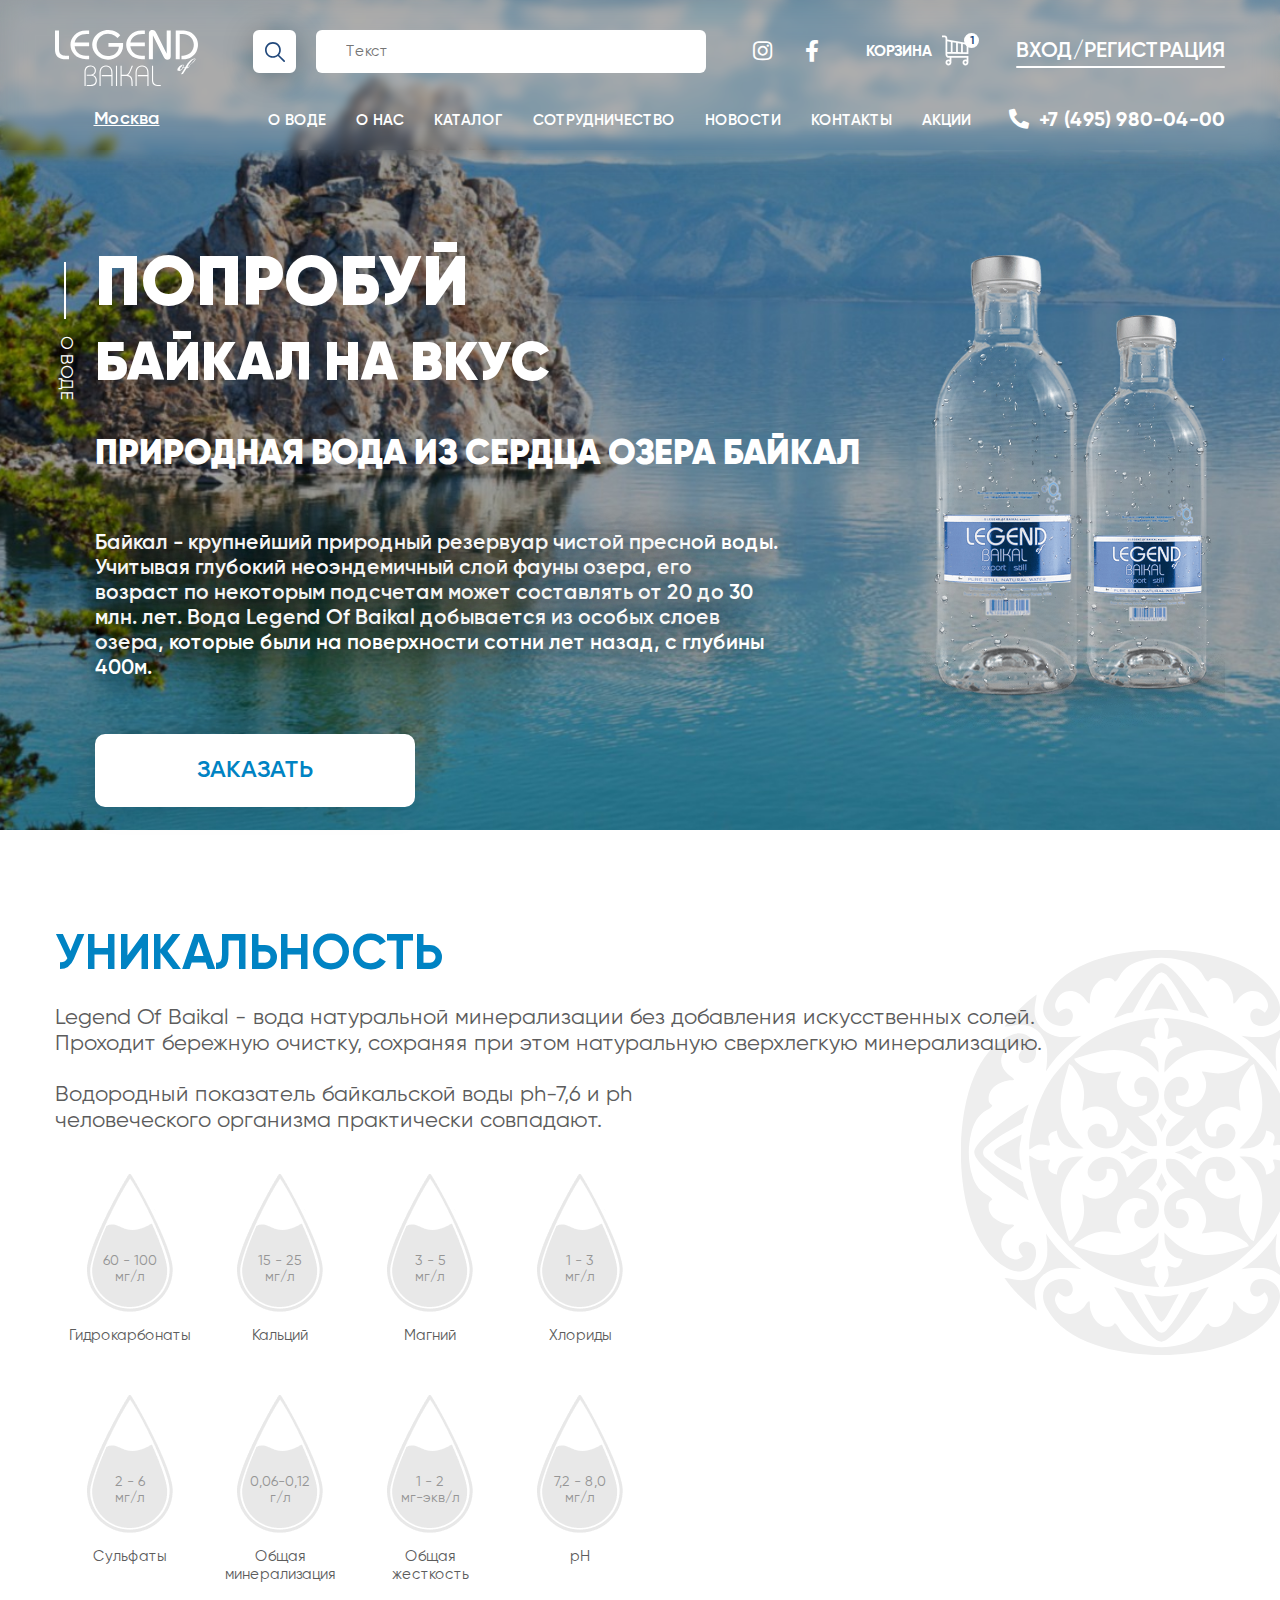
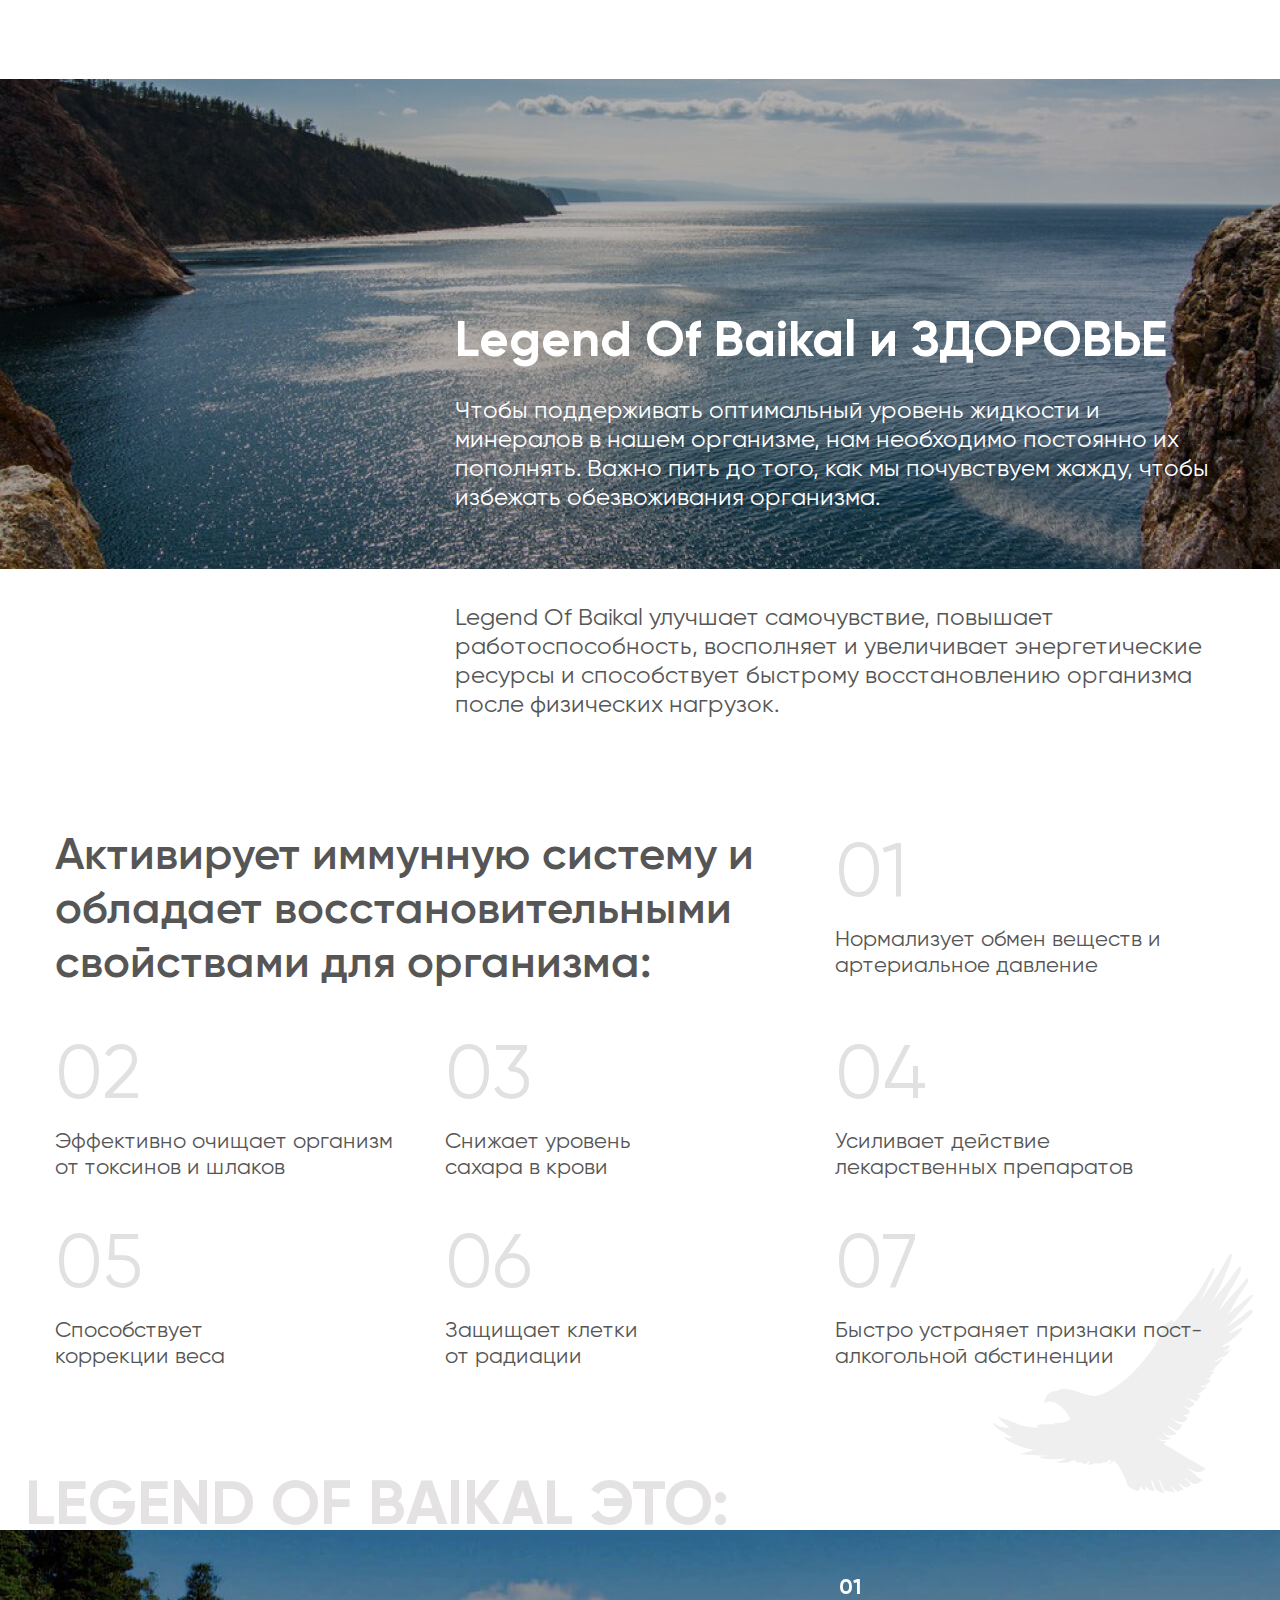
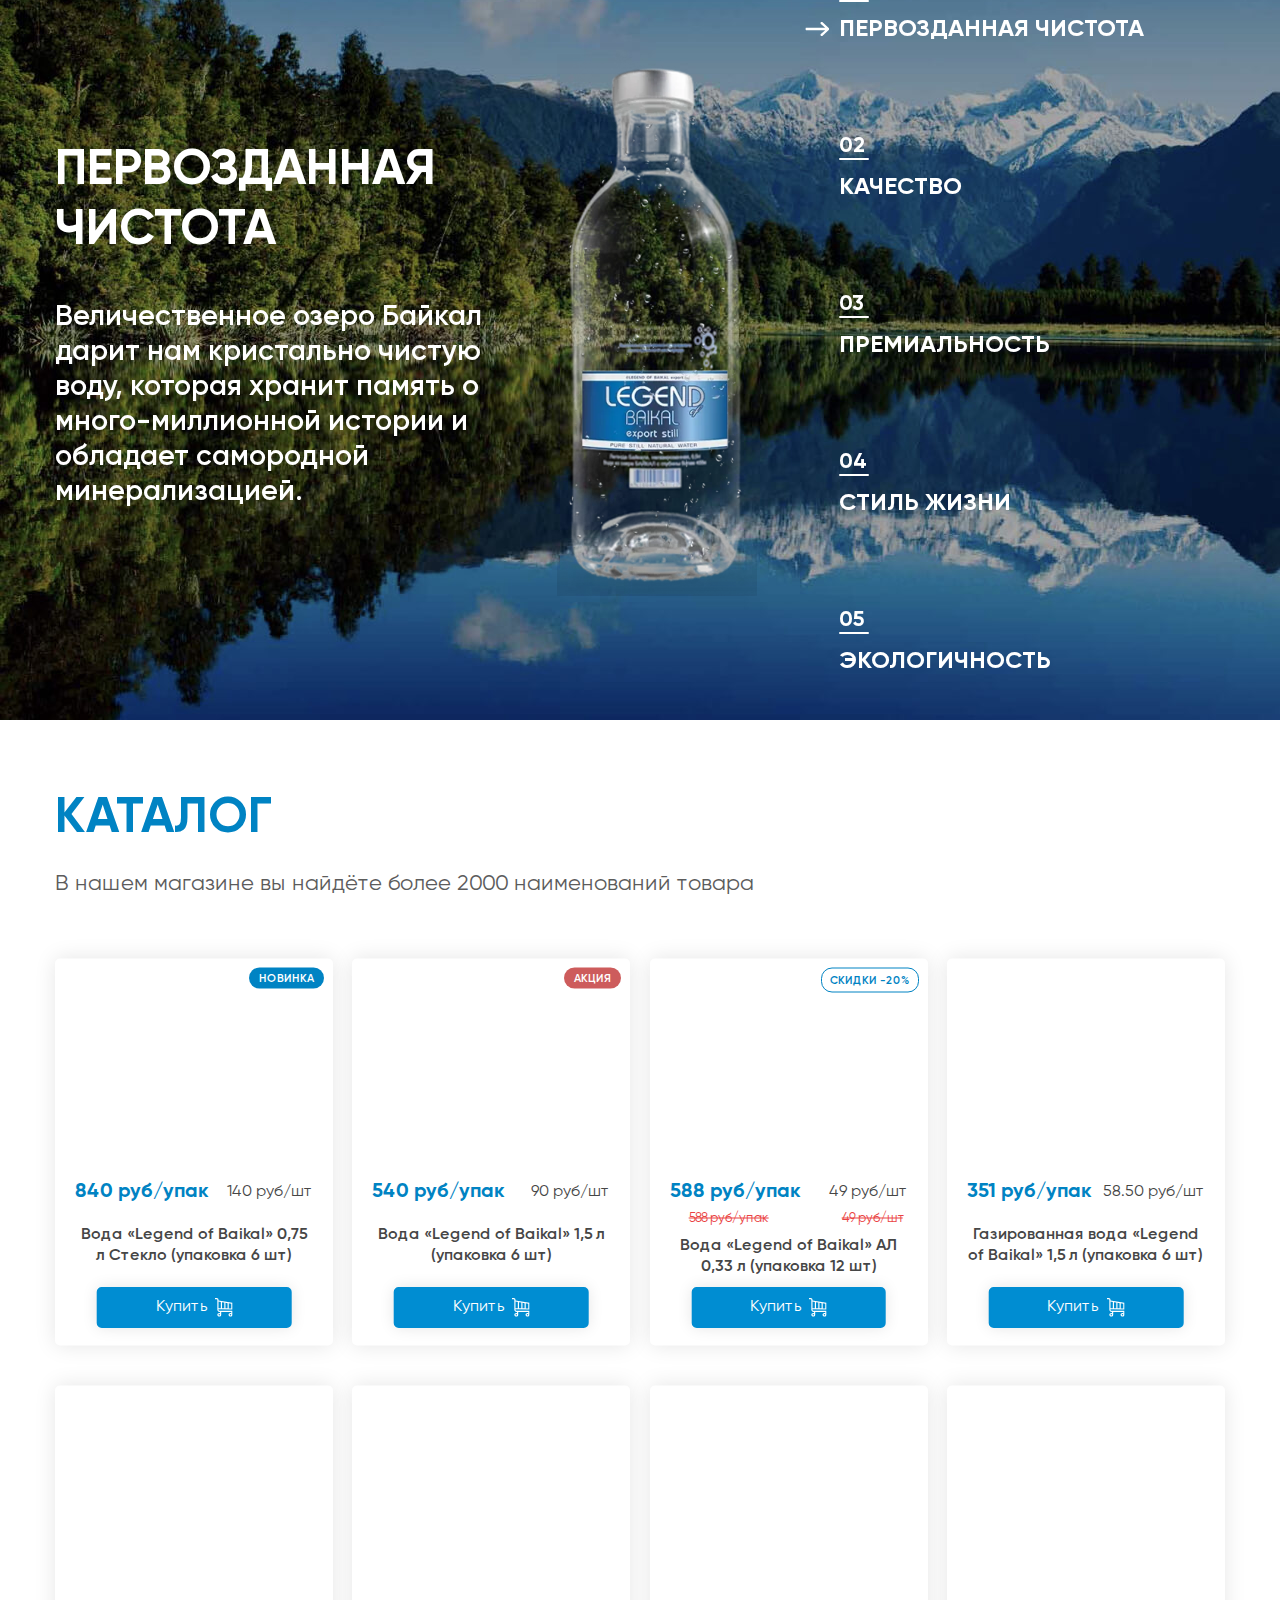
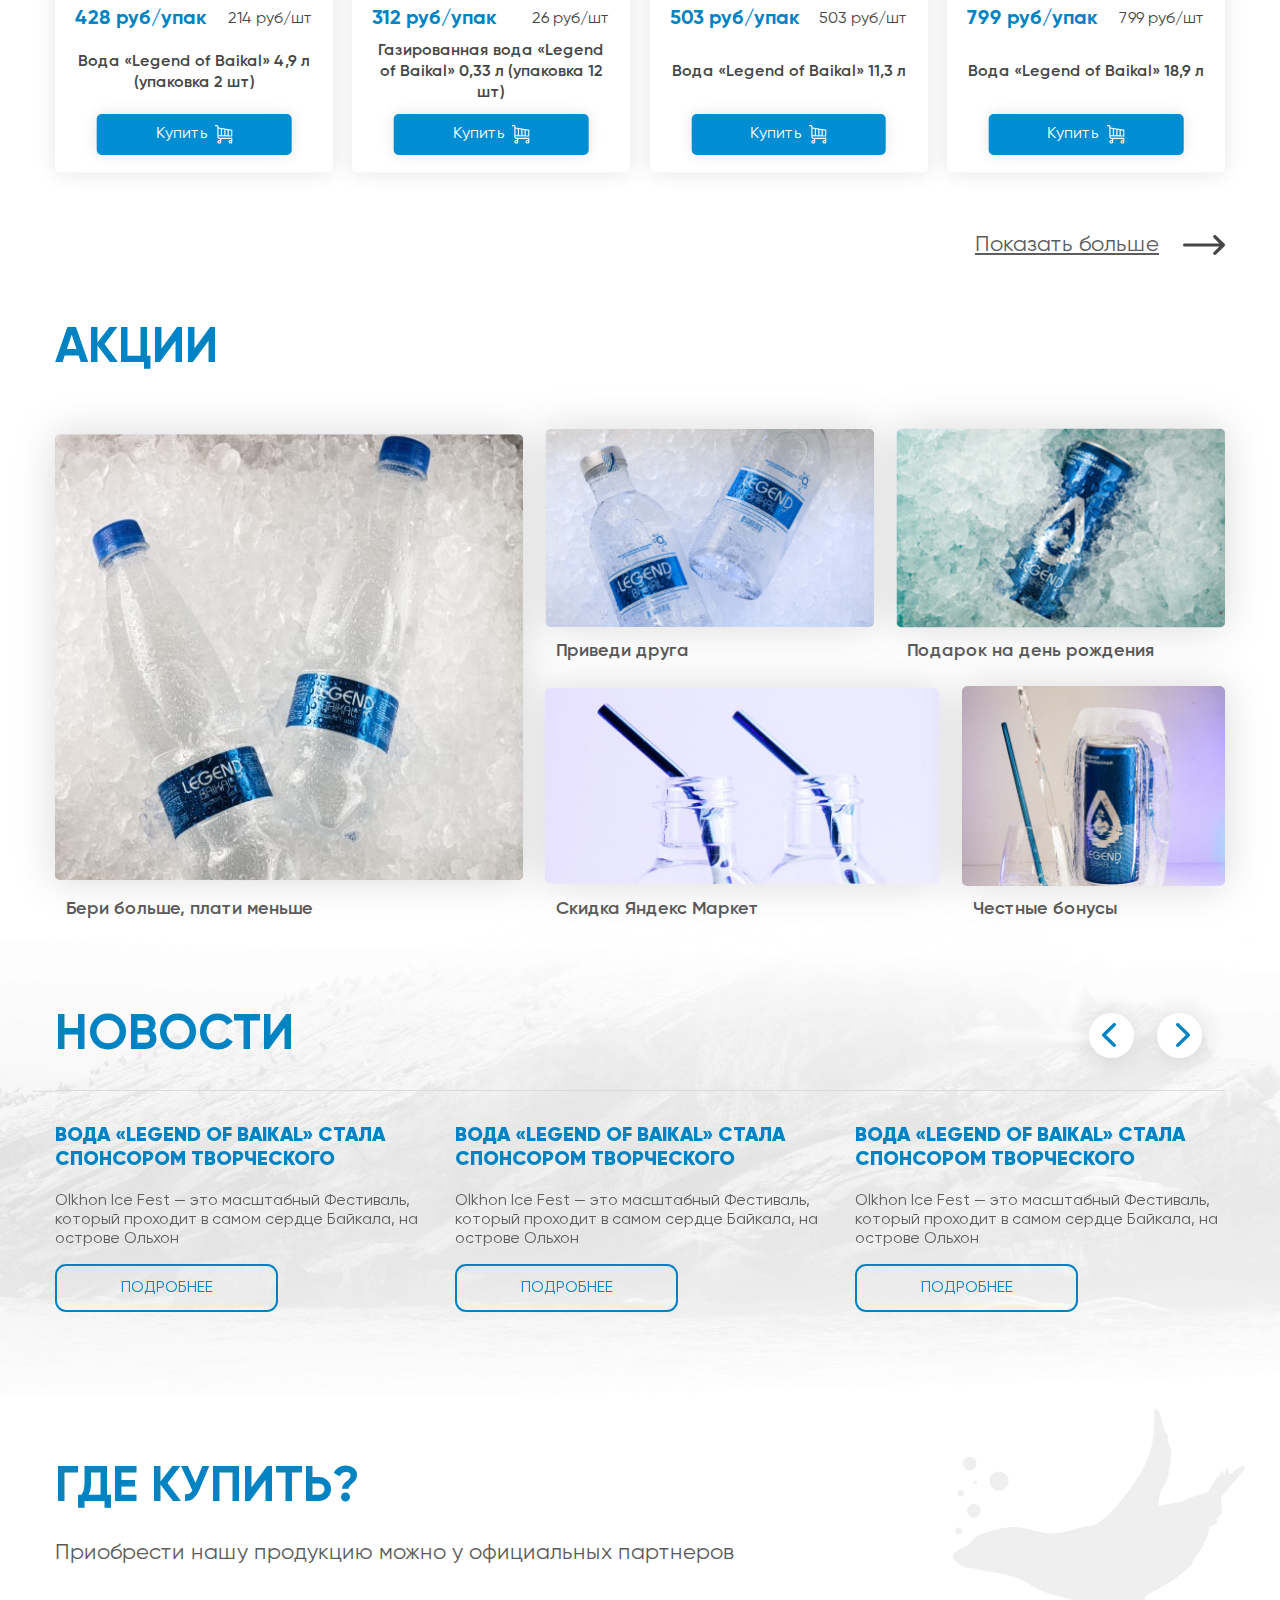
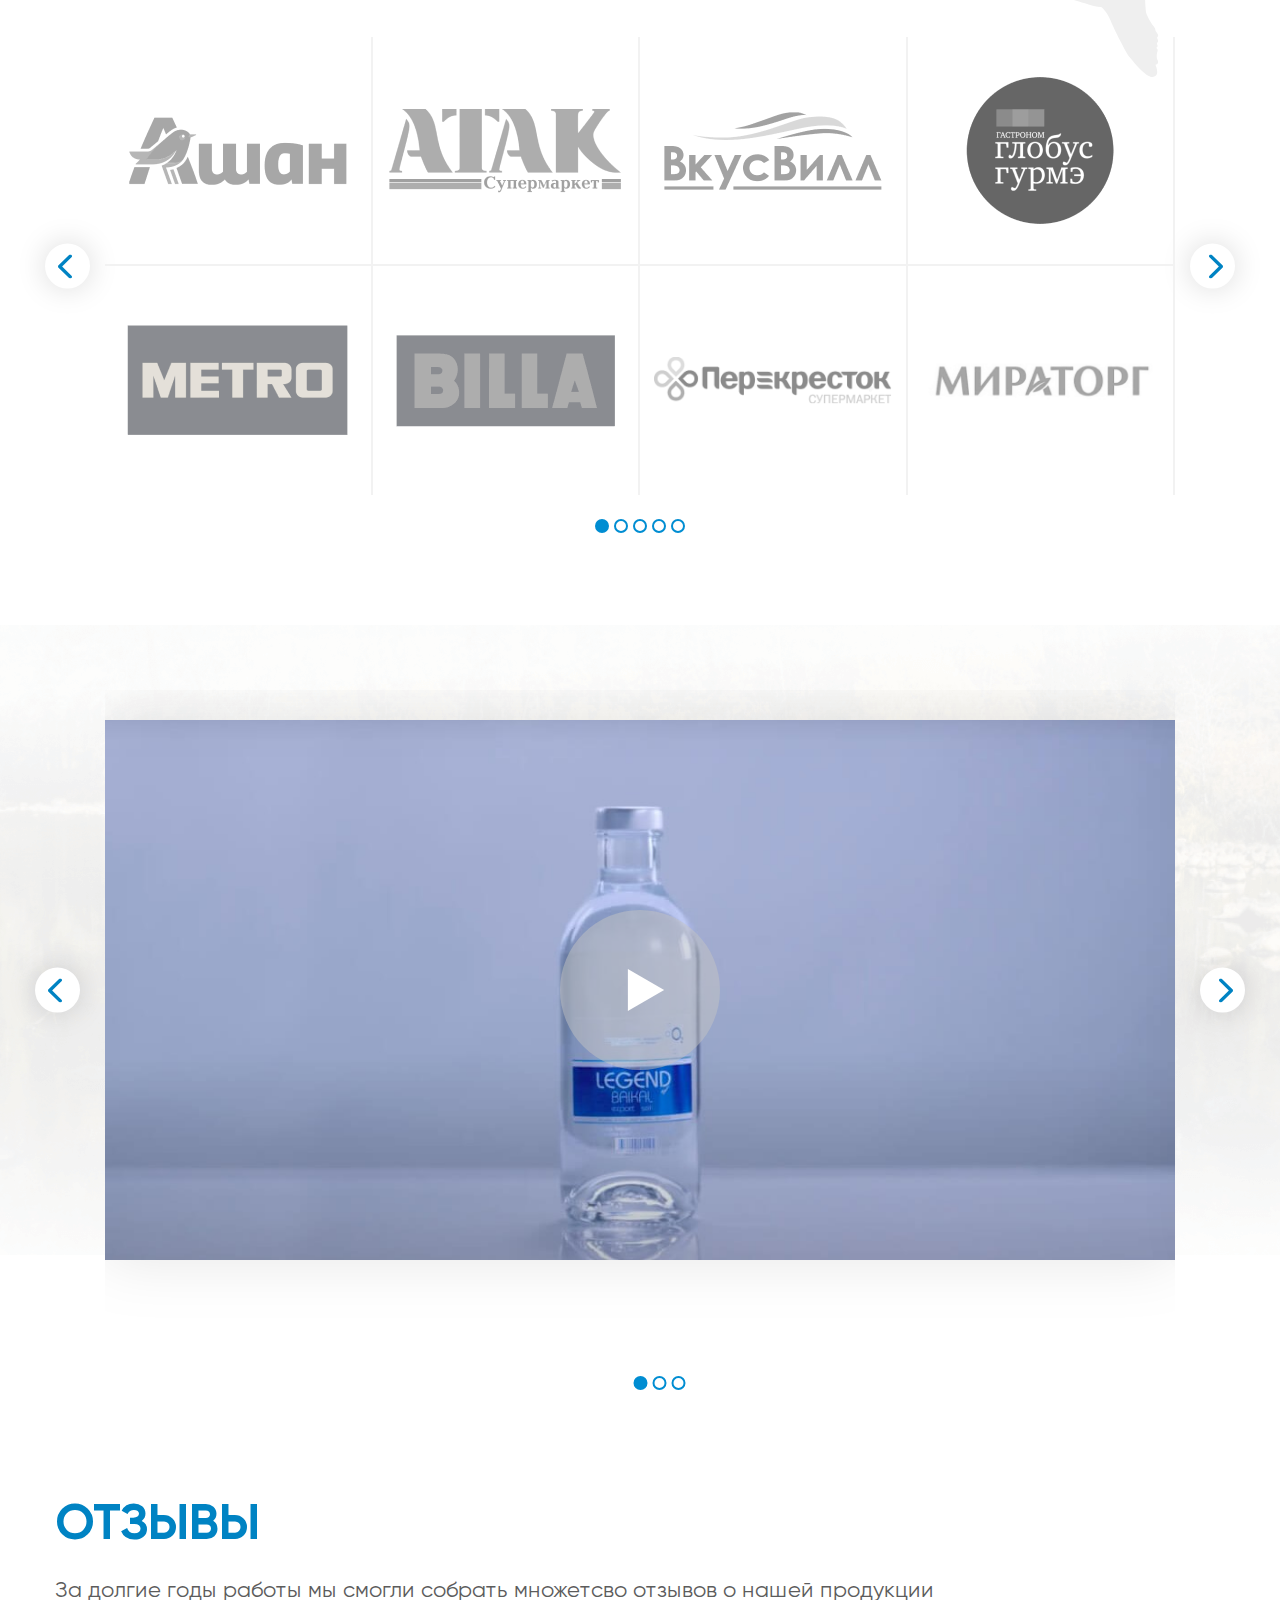
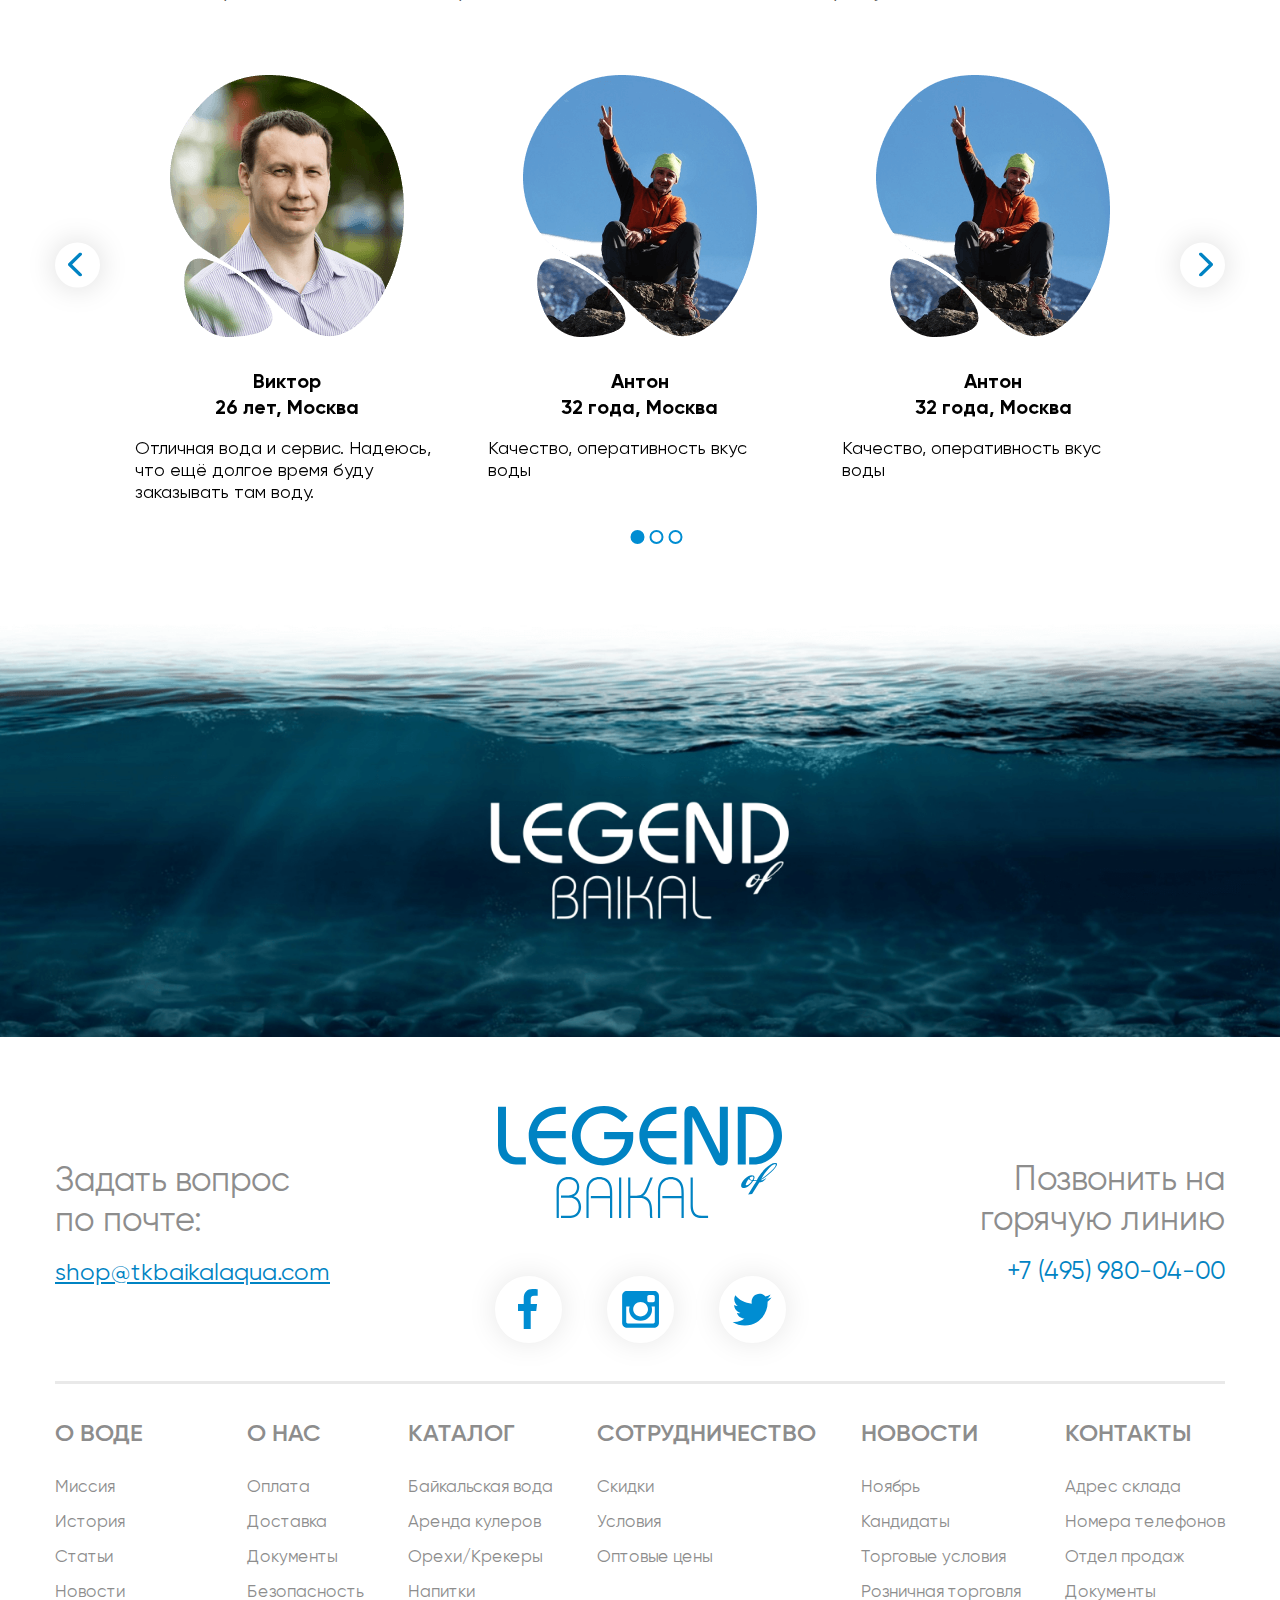
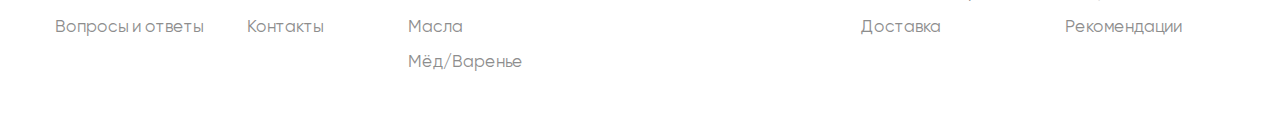
<file: index.html>
<!DOCTYPE html>
<html lang="en">

<head>
    <meta charset="utf-8">
    <meta name="viewport" content="width=device-width, initial-scale=1.0">
    <title>Legend of Baikal</title>
    <link rel="stylesheet" href="css/swiper-bundle.min.css">
    <link rel="stylesheet" href="css/all.min.css">
    <link rel="stylesheet" href="css/style.css">
</head>
<body>
<main class="page">
<header class="header">
    <div class="header__container container">
        <div class="header__main-row not-mobile">
            <div class="header__column">
                <a class="header__logo" href="index.html">
                    <img src="img/logo-white.svg" alt="logo">
                </a>
                <div class="city dropdown">
                    <button class="city__current">Москва</button>
                    <div class="dropdown__menu">
                        <ul class="dropdown__list">
                            <li class="dropdown__item"><a class="dropdown__item-label city__item" href="#">Москва</a></li>
                            <li class="dropdown__item"><a class="dropdown__item-label city__item" href="#">Санкт-Петербург</a></li>
                            <li class="dropdown__item"><a class="dropdown__item-label city__item" href="#">Казань</a></li>
                            <li class="dropdown__item"><a class="dropdown__item-label city__item" href="#">Новороссийск</a></li>
                        </ul>
                    </div>
                </div>
            </div>
            <div class="header__column header__large">
                <div class="header__row">
                    <form action="#" class="search">
                        <button class="search__submit" type="submit">
                            <svg width="20" height="20" viewBox="0 0 20 20" xmlns="http://www.w3.org/2000/svg">
                                <path d="M19.7558 18.5775L14.0683 12.89C15.17 11.5292 15.8333 9.8 15.8333 7.91668C15.8333 3.55168 12.2816 0 7.91664 0C3.55164 0 0 3.55164 0 7.91664C0 12.2816 3.55168 15.8333 7.91668 15.8333C9.8 15.8333 11.5292 15.17 12.89 14.0683L18.5775 19.7558C18.74 19.9183 18.9533 20 19.1667 20C19.38 20 19.5934 19.9183 19.7559 19.7558C20.0817 19.43 20.0817 18.9033 19.7558 18.5775ZM7.91668 14.1666C4.47 14.1666 1.66668 11.3633 1.66668 7.91664C1.66668 4.46996 4.47 1.66664 7.91668 1.66664C11.3634 1.66664 14.1667 4.46996 14.1667 7.91664C14.1667 11.3633 11.3633 14.1666 7.91668 14.1666Z" fill="#21487B"/>
                            </svg>
                        </button>
                        <div class="search__block">
                            <input class="search__text" type="text" name="search" placeholder="Текст" required>
                        </div>
                    </form>
                    <div class="header__social">
                        <a class="header__link" href="#"><i class="fab fa-instagram"></i></a>
                        <a class="header__link" href="#"><i class="fab fa-facebook-f"></i></a>
                    </div>
                    <a class="header__cart not-tablet" href="#">
                        <span class="header__cart-text">Корзина</span>
                        <div class="header__cart-item">
                            <svg class="header__cart-icon" width="28" height="31" viewBox="0 0 28 31" xmlns="http://www.w3.org/2000/svg">
                                <path d="M27.3919 19.1429V8.01918L5.47837 4.06258V2.69505C5.47837 1.20902 4.26942 0 2.78338 0H0V1.82612H2.78332C3.26243 1.82612 3.65225 2.21594 3.65225 2.69505V19.5566C3.65225 21.5032 5.23586 23.0868 7.18245 23.0868H7.9132V25.1678C7.54012 25.0043 7.12852 24.9129 6.69579 24.9129C5.01758 24.9129 3.65225 26.2782 3.65225 27.9564C3.65225 29.6346 5.01758 31 6.69579 31C8.2713 31 9.5709 29.7966 9.72405 28.2608H9.73933V23.0868H25.5657V25.1678C25.1927 25.0043 24.781 24.9129 24.3483 24.9129C22.6701 24.9129 21.3048 26.2782 21.3048 27.9564C21.3048 29.6346 22.6701 31 24.3483 31C25.9238 31 27.2234 29.7966 27.3766 28.2608H27.3919V21.2606H7.18245C6.24279 21.2606 5.47837 20.4962 5.47837 19.5566V18.8385L27.3919 19.1429ZM6.69579 29.1738C6.0245 29.1738 5.47837 28.6277 5.47837 27.9564C5.47837 27.2851 6.0245 26.739 6.69579 26.739C7.36707 26.739 7.9132 27.2851 7.9132 27.9564C7.9132 28.6277 7.36707 29.1738 6.69579 29.1738ZM24.3483 29.1738C23.677 29.1738 23.1309 28.6277 23.1309 27.9564C23.1309 27.2851 23.677 26.739 24.3483 26.739C25.0196 26.739 25.5657 27.2851 25.5657 27.9564C25.5657 28.6277 25.0196 29.1738 24.3483 29.1738ZM14.609 17.1391L10.9567 17.0884V6.90737L14.609 7.56679V17.1391ZM16.4351 7.89652L19.783 8.50103V17.211L16.4351 17.1645V7.89652ZM9.13062 17.063L5.47837 17.0123V5.91822L9.13062 6.57764V17.063ZM25.5657 17.2913L21.6091 17.2363V8.83071L25.5657 9.54509V17.2913Z" fill="white"/>
                            </svg>
                            <div class="header__cart-count">1</div>
                        </div>
                    </a>
                    <div class="account">
                        <a class="account__link" href="#">Вход/регистрация</a>
                    </div>
                </div>
                <div class="header__row">
                    <div class="header__left header__large">
                        <nav class="nav">
                            <ul class="nav__list">
                                <li class="nav__list-item"><a class="nav__link" href="#">О воде</a></li>
                                <li class="nav__list-item dropdown">
                                    <a class="nav__link" href="#">О нас</a>
                                    <div class="dropdown__menu">
                                        <ul class="dropdown__list">
                                            <li class="dropdown__item">
                                                <input class="dropdown__item-check" id="dropdown0" type="checkbox">
                                                <label class="dropdown__item-label" for="dropdown0">
                                                    Новости индустрии
                                                    <svg width="6" height="9" viewBox="0 0 6 9" fill="none" xmlns="http://www.w3.org/2000/svg">
                                                        <path d="M6 4.50001C6 4.66131 5.92797 4.82259 5.78422 4.94557L1.25832 8.81537C0.970413 9.06154 0.503627 9.06154 0.21584 8.81537C-0.0719468 8.5693 -0.0719468 8.17026 0.21584 7.92407L4.22061 4.50001L0.21598 1.07594C-0.0718072 0.829771 -0.0718073 0.430768 0.21598 0.184717C0.503767 -0.0615721 0.970553 -0.0615721 1.25846 0.184717L5.78436 4.05446C5.92814 4.1775 6 4.33878 6 4.50001Z" fill="#0083C3"/>
                                                    </svg>
                                                    </label>
                                                <ul class="dropdown__list">
                                                    <li class="dropdown__item"><a href="#" class="dropdown__link">Новость</a></li>
                                                    <li class="dropdown__item"><a href="#" class="dropdown__link">Новость</a></li>
                                                </ul>
                                            </li>
                                            <li class="dropdown__item">
                                                <input class="dropdown__item-check" id="dropdown1" type="checkbox">
                                                <label class="dropdown__item-label" for="dropdown1">
                                                    Статьи и обзоры
                                                    <svg width="6" height="9" viewBox="0 0 6 9" fill="none" xmlns="http://www.w3.org/2000/svg">
                                                        <path d="M6 4.50001C6 4.66131 5.92797 4.82259 5.78422 4.94557L1.25832 8.81537C0.970413 9.06154 0.503627 9.06154 0.21584 8.81537C-0.0719468 8.5693 -0.0719468 8.17026 0.21584 7.92407L4.22061 4.50001L0.21598 1.07594C-0.0718072 0.829771 -0.0718073 0.430768 0.21598 0.184717C0.503767 -0.0615721 0.970553 -0.0615721 1.25846 0.184717L5.78436 4.05446C5.92814 4.1775 6 4.33878 6 4.50001Z" fill="#0083C3"/>
                                                    </svg>
                                                </label>
                                                <ul class="dropdown__list">
                                                    <li class="dropdown__item"><a href="#" class="dropdown__link">Статья</a></li>
                                                    <li class="dropdown__item"><a href="#" class="dropdown__link">Обзор</a></li>
                                                </ul>
                                            </li>
                                        </ul>
                                    </div>
                                </li>
                                <li class="nav__list-item dropdown dropdown-catalog">
                                    <a class="nav__link" href="#">Каталог</a>
                                    <div class="dropdown__menu">
                                        <div class="dropdown__table">
                                            <div class="dropdown__cell">
                                                <a href="#" class="dropdown__cell-link">
                                                    <img src="img/icons/header-catalog/1.svg" alt="">
                                                    <span>Байкальская вода</span>
                                                </a>
                                            </div>
                                            <div class="dropdown__cell">
                                                <a href="#" class="dropdown__cell-link">
                                                    <img src="img/icons/header-catalog/2.svg" alt="">
                                                    <span>Доставка воды</span>
                                                </a>
                                            </div>
                                            <div class="dropdown__cell">
                                                <a href="#" class="dropdown__cell-link">
                                                    <img src="img/icons/header-catalog/3.svg" alt="">
                                                    <span>Аренда кулеров</span>
                                                </a>
                                            </div>
                                            <div class="dropdown__cell">
                                                <a href="#" class="dropdown__cell-link">
                                                    <img src="img/icons/header-catalog/4.svg" alt="">
                                                    <span>Мёд/варенье</span>
                                                </a>
                                            </div>
                                            <div class="dropdown__cell">
                                                <a href="#" class="dropdown__cell-link">
                                                    <img src="img/icons/header-catalog/5.svg" alt="">
                                                    <span>Напитки</span>
                                                </a>
                                            </div>
                                            <div class="dropdown__cell">
                                                <a href="#" class="dropdown__cell-link">
                                                    <img src="img/icons/header-catalog/6.svg" alt="">
                                                    <span>Масло</span>
                                                </a>
                                            </div>
                                            <div class="dropdown__cell">
                                                <a href="#" class="dropdown__cell-link">
                                                    <img src="img/icons/header-catalog/7.svg" alt="">
                                                    <span>Орехи/крекеры</span>
                                                </a>
                                            </div>
                                            <div class="dropdown__cell">
                                                <a href="#" class="dropdown__cell-link">
                                                    <img src="img/icons/header-catalog/8.svg" alt="">
                                                    <span>Вода упаковка</span>
                                                </a>
                                            </div>
                                            <div class="dropdown__cell">
                                                <a href="#" class="dropdown__cell-link">
                                                    <img src="img/icons/header-catalog/9.svg" alt="">
                                                    <span>Бытовая&nbsp;химия /гигиена</span>
                                                </a>
                                            </div>
                                            <div class="dropdown__cell">
                                                <a href="#" class="dropdown__cell-link">
                                                    <img src="img/icons/header-catalog/10.svg" alt="">
                                                    <span>Посуда</span>
                                                </a>
                                            </div>
                                            <div class="dropdown__cell">
                                                <a href="#" class="dropdown__cell-link">
                                                    <img src="img/icons/header-catalog/11.svg" alt="">
                                                    <span>Помпы</span>
                                                </a>
                                            </div>
                                        </div>
                                    </div>
                                </li>
                                <li class="nav__list-item"><a class="nav__link" href="#">Сотрудничество</a></li>
                                <li class="nav__list-item not-tablet"><a class="nav__link" href="#">Новости</a></li>
                                <li class="nav__list-item not-tablet"><a class="nav__link" href="#">Контакты</a></li>
                                <li class="nav__list-item not-tablet"><a class="nav__link" href="#">Акции</a></li>
                                <li class="nav__list-item tablet dropdown">
                                    <a class="nav__link" href="#">Ещё...</a>
                                    <div class="dropdown__menu">
                                        <ul class="dropdown__list">
                                            <li class="dropdown__item"><a class="dropdown__item-label" href="#">Новости</a></li>
                                            <li class="dropdown__item"><a class="dropdown__item-label" href="#">Контакты</a></li>
                                            <li class="dropdown__item"><a class="dropdown__item-label" href="#">Акции</a></li>
                                        </ul>
                                    </div>
                                </li>
                            </ul>
                        </nav>
                    </div>
                    <div class="header__right header__short not-tablet">
                        <a class="header__phone" href="tel:+74959800400"><i class="fas fa-phone-alt"></i><span>+7 (495) 980-04-00</span></a>
                    </div>
                    <a class="header__cart tablet not-mobile" href="#">
                        <div class="header__cart-item">
                            <svg class="header__cart-icon" width="28" height="31" viewBox="0 0 28 31" xmlns="http://www.w3.org/2000/svg">
                                <path d="M27.3919 19.1429V8.01918L5.47837 4.06258V2.69505C5.47837 1.20902 4.26942 0 2.78338 0H0V1.82612H2.78332C3.26243 1.82612 3.65225 2.21594 3.65225 2.69505V19.5566C3.65225 21.5032 5.23586 23.0868 7.18245 23.0868H7.9132V25.1678C7.54012 25.0043 7.12852 24.9129 6.69579 24.9129C5.01758 24.9129 3.65225 26.2782 3.65225 27.9564C3.65225 29.6346 5.01758 31 6.69579 31C8.2713 31 9.5709 29.7966 9.72405 28.2608H9.73933V23.0868H25.5657V25.1678C25.1927 25.0043 24.781 24.9129 24.3483 24.9129C22.6701 24.9129 21.3048 26.2782 21.3048 27.9564C21.3048 29.6346 22.6701 31 24.3483 31C25.9238 31 27.2234 29.7966 27.3766 28.2608H27.3919V21.2606H7.18245C6.24279 21.2606 5.47837 20.4962 5.47837 19.5566V18.8385L27.3919 19.1429ZM6.69579 29.1738C6.0245 29.1738 5.47837 28.6277 5.47837 27.9564C5.47837 27.2851 6.0245 26.739 6.69579 26.739C7.36707 26.739 7.9132 27.2851 7.9132 27.9564C7.9132 28.6277 7.36707 29.1738 6.69579 29.1738ZM24.3483 29.1738C23.677 29.1738 23.1309 28.6277 23.1309 27.9564C23.1309 27.2851 23.677 26.739 24.3483 26.739C25.0196 26.739 25.5657 27.2851 25.5657 27.9564C25.5657 28.6277 25.0196 29.1738 24.3483 29.1738ZM14.609 17.1391L10.9567 17.0884V6.90737L14.609 7.56679V17.1391ZM16.4351 7.89652L19.783 8.50103V17.211L16.4351 17.1645V7.89652ZM9.13062 17.063L5.47837 17.0123V5.91822L9.13062 6.57764V17.063ZM25.5657 17.2913L21.6091 17.2363V8.83071L25.5657 9.54509V17.2913Z" fill="white"/>
                            </svg>                                    
                            <div class="header__cart-count">1</div>
                        </div>
                    </a>
                </div>
            </div>
        </div>
        <div class="header__main-row mobile">
            <div class="header__column">
                <a class="header__logo" href="index.html">
                    <img src="img/logo-white.svg" alt="logo">
                </a>
            </div>
            <div class="header__column">
                <div class="city dropdown">
                    <button class="city__current">Москва</button>
                    <div class="dropdown__menu">
                        <ul class="dropdown__list">
                            <li class="dropdown__item"><a class="dropdown__item-label city__item" href="#">Москва</a></li>
                            <li class="dropdown__item"><a class="dropdown__item-label city__item" href="#">Санкт-Петербург</a></li>
                            <li class="dropdown__item"><a class="dropdown__item-label city__item" href="#">Казань</a></li>
                            <li class="dropdown__item"><a class="dropdown__item-label city__item" href="#">Новороссийск</a></li>
                        </ul>
                    </div>
                </div>
                <a class="header__phone" href="tel:+74959800400"><span>+7 (495) 980-04-00</span></a>
            </div>
            <div class="header__column">
                <div class="header__row">
                    <a class="header__cart mobile" href="#">
                        <div class="header__cart-item">
                            <svg class="header__cart-icon" width="28" height="31" viewBox="0 0 28 31" xmlns="http://www.w3.org/2000/svg">
                                <path d="M27.3919 19.1429V8.01918L5.47837 4.06258V2.69505C5.47837 1.20902 4.26942 0 2.78338 0H0V1.82612H2.78332C3.26243 1.82612 3.65225 2.21594 3.65225 2.69505V19.5566C3.65225 21.5032 5.23586 23.0868 7.18245 23.0868H7.9132V25.1678C7.54012 25.0043 7.12852 24.9129 6.69579 24.9129C5.01758 24.9129 3.65225 26.2782 3.65225 27.9564C3.65225 29.6346 5.01758 31 6.69579 31C8.2713 31 9.5709 29.7966 9.72405 28.2608H9.73933V23.0868H25.5657V25.1678C25.1927 25.0043 24.781 24.9129 24.3483 24.9129C22.6701 24.9129 21.3048 26.2782 21.3048 27.9564C21.3048 29.6346 22.6701 31 24.3483 31C25.9238 31 27.2234 29.7966 27.3766 28.2608H27.3919V21.2606H7.18245C6.24279 21.2606 5.47837 20.4962 5.47837 19.5566V18.8385L27.3919 19.1429ZM6.69579 29.1738C6.0245 29.1738 5.47837 28.6277 5.47837 27.9564C5.47837 27.2851 6.0245 26.739 6.69579 26.739C7.36707 26.739 7.9132 27.2851 7.9132 27.9564C7.9132 28.6277 7.36707 29.1738 6.69579 29.1738ZM24.3483 29.1738C23.677 29.1738 23.1309 28.6277 23.1309 27.9564C23.1309 27.2851 23.677 26.739 24.3483 26.739C25.0196 26.739 25.5657 27.2851 25.5657 27.9564C25.5657 28.6277 25.0196 29.1738 24.3483 29.1738ZM14.609 17.1391L10.9567 17.0884V6.90737L14.609 7.56679V17.1391ZM16.4351 7.89652L19.783 8.50103V17.211L16.4351 17.1645V7.89652ZM9.13062 17.063L5.47837 17.0123V5.91822L9.13062 6.57764V17.063ZM25.5657 17.2913L21.6091 17.2363V8.83071L25.5657 9.54509V17.2913Z" fill="white"/>
                            </svg>
                            <div class="header__cart-count header__cart-count_invert">1</div>
                        </div>
                    </a>
                    <button class="header__burger _burger-opener">
                        <span></span>
                    </button>
                </div>
            </div>
        </div>
    </div>
</header>

<div class="burger mobile">
    <button class="burger__close _burger-closer">
        <svg width="21" height="21" viewBox="0 0 21 21" fill="none" xmlns="http://www.w3.org/2000/svg">
            <rect width="27.2817" height="1.94869" rx="0.974345" transform="matrix(0.695598 0.718431 -0.695598 0.718431 1.35547 0)" fill="white"/>
            <rect width="27.2817" height="1.94869" rx="0.974345" transform="matrix(-0.695598 0.718431 0.695598 0.718431 19.6445 0)" fill="white"/>
        </svg>
    </button>
    <div class="burger__social">
        <a href="#"><i class="fab fa-instagram"></i></a>
        <a href="#"><i class="fab fa-facebook-f"></i></a>
    </div>
    <div class="burger__main">
        <div class="burger__column">
            <a class="burger__logo" href="index.html">
                <img src="img/logo-white.svg" alt="logo">
            </a>
            <div class="city dropdown">
                <button class="city__current">Москва</button>
                <div class="dropdown__menu">
                    <ul class="dropdown__list">
                        <li class="dropdown__item"><a class="dropdown__item-label city__item" href="#">Москва</a></li>
                        <li class="dropdown__item"><a class="dropdown__item-label city__item" href="#">Санкт-Петербург</a></li>
                        <li class="dropdown__item"><a class="dropdown__item-label city__item" href="#">Казань</a></li>
                        <li class="dropdown__item"><a class="dropdown__item-label city__item" href="#">Новороссийск</a></li>
                    </ul>
                </div>
            </div>

        </div>
        <div class="burger__row">
            <a class="burger__phone" href="tel:+74959800400"><i class="fas fa-phone-alt"></i><span>+7 (495) 980-04-00</span></a>
            <div class="account">
                <a class="account__link" href="#">Вход/регистрация</a>
            </div>
        </div>

        <form action="#" class="search">
            <div class="search__block">
                <input class="search__text" type="text" name="search" placeholder="Текст" required>
            </div>
            <button class="search__submit" type="submit">
                <svg width="20" height="20" viewBox="0 0 20 20" xmlns="http://www.w3.org/2000/svg">
                    <path d="M19.7558 18.5775L14.0683 12.89C15.17 11.5292 15.8333 9.8 15.8333 7.91668C15.8333 3.55168 12.2816 0 7.91664 0C3.55164 0 0 3.55164 0 7.91664C0 12.2816 3.55168 15.8333 7.91668 15.8333C9.8 15.8333 11.5292 15.17 12.89 14.0683L18.5775 19.7558C18.74 19.9183 18.9533 20 19.1667 20C19.38 20 19.5934 19.9183 19.7559 19.7558C20.0817 19.43 20.0817 18.9033 19.7558 18.5775ZM7.91668 14.1666C4.47 14.1666 1.66668 11.3633 1.66668 7.91664C1.66668 4.46996 4.47 1.66664 7.91668 1.66664C11.3634 1.66664 14.1667 4.46996 14.1667 7.91664C14.1667 11.3633 11.3633 14.1666 7.91668 14.1666Z" fill="#21487B"/>
                </svg>
            </button>
        </form>

        <div class="burger__lists">
            <ul class="burger__list">
                <li class="burger__item"><a class="burger__link" href="#">О воде</a></li>
                <li class="burger__item burger__dropdown">
                    <input type="checkbox" id="burgerDropdowncheck0" name="burgerDropdowncheck0">
                    <label for="burgerDropdowncheck0">
                        <span>Каталог</span>
                        <svg width="18" height="11" viewBox="0 0 18 11" fill="none" xmlns="http://www.w3.org/2000/svg">
                            <path d="M9.00003 -7.86802e-07C9.32263 -7.586e-07 9.64518 0.132051 9.89114 0.3956L17.6307 8.69309C18.1231 9.22091 18.1231 10.0767 17.6307 10.6043C17.1386 11.1319 16.3405 11.1319 15.8481 10.6043L9.00003 3.26222L2.15188 10.604C1.65954 11.1316 0.861536 11.1316 0.369434 10.604C-0.123144 10.0764 -0.123144 9.22065 0.369435 8.69283L8.10893 0.395343C8.355 0.131751 8.67755 -8.14994e-07 9.00003 -7.86802e-07Z" fill="white"/>
                        </svg>
                    </label>
                    <ul class="burger__dropdown-list">
                        <li class="burger__dropdown-item"><a class="burger__dropdown-link" href="">Байкальская вода</a></li>
                        <li class="burger__dropdown-item"><a class="burger__dropdown-link" href="">Оборудование для воды</a></li>
                        <li class="burger__dropdown-item"><a class="burger__dropdown-link" href="">Аренда кулеров</a></li>
                        <li class="burger__dropdown-item"><a class="burger__dropdown-link" href="">Орехи/Крекеры</a></li>
                        <li class="burger__dropdown-item"><a class="burger__dropdown-link" href="">Товары в офис</a></li>
                        <li class="burger__dropdown-item"><a class="burger__dropdown-link" href="">Напитки</a></li>
                        <li class="burger__dropdown-item"><a class="burger__dropdown-link" href="">Масла</a></li>
                        <li class="burger__dropdown-item"><a class="burger__dropdown-link" href="">Мёд/Варенье</a></li>
                    </ul>
                </li>
                <li class="burger__item"><a class="burger__link" href="#">Сотрудничество</a></li>
                <li class="burger__item"><a class="burger__link" href="#">Акции</a></li>
            </ul>
            <ul class="burger__list">
                <li class="burger__item"><a class="burger__link" href="#">О нас</a></li>
                <li class="burger__item"><a class="burger__link" href="#">Новости</a></li>
                <li class="burger__item"><a class="burger__link" href="#">Контакты</a></li>
                <li class="burger__item"><a class="burger__link" href="#"><span>Корзина</span><div class="header__cart-count">1</div></a></li>
            </ul>
        </div>
    </div>
</div>    <div class="content">

        <div class="main-pagination hidden">
            <button class="main-pagination__arrow main-pagination__arrow-up">
                <svg width="24" height="14" viewBox="0 0 24 14" fill="none" xmlns="http://www.w3.org/2000/svg">
                    <path d="M12 -8.58279e-07C12.4302 -8.95882e-07 12.8602 0.168065 13.1882 0.50349L23.5077 11.0639C24.1641 11.7357 24.1641 12.8249 23.5077 13.4964C22.8515 14.1679 21.7874 14.1679 21.1309 13.4964L12 4.15191L2.86918 13.496C2.21273 14.1676 1.14872 14.1676 0.492582 13.496C-0.164188 12.8245 -0.164189 11.7354 0.492582 11.0636L10.8119 0.503164C11.14 0.167684 11.5701 -8.2069e-07 12 -8.58279e-07Z" fill="#0083C3"/>
                </svg>
            </button>
            <div class="main-pagination__pagination"></div>
            <button class="main-pagination__arrow main-pagination__arrow-down">
                <svg width="24" height="14" viewBox="0 0 24 14" fill="none" xmlns="http://www.w3.org/2000/svg">
                    <path d="M12 14C11.5698 14 11.1398 13.8319 10.8118 13.4965L0.49234 2.93607C-0.164113 2.2643 -0.164113 1.17513 0.49234 0.503627C1.14853 -0.167876 2.21264 -0.167876 2.86915 0.503627L12 9.84809L21.1308 0.503954C21.7873 -0.167549 22.8513 -0.167549 23.5074 0.503954C24.1642 1.17546 24.1642 2.26462 23.5074 2.9364L13.1881 13.4968C12.86 13.8323 12.4299 14 12 14Z" fill="#0083C3"/>
                </svg>
            </button>
        </div>
        <section class="main-banner screen">
            <div class="main-banner__image">
                <picture>
                    <source srcset="img/banner/main-bg-mobile.jpg" media="(max-width: 480px)">
                    <source srcset="img/banner/main-bg-tablet.jpg" media="(max-width: 1000px)">
                    <img src="img/banner/main-bg.jpeg" alt="">
                </picture>
            </div>
            <div class="main-banner__container container">
                <div class="main-banner__block">
                    <div class="main-banner__desc">о воде</div>
                    <h1 class="main-banner__title"><span>ПОПРОБУЙ</span> БАЙКАЛ НА ВКУС</h1>
                    <h4 class="main-banner__subtitle">Природная вода из сердца озера Байкал</h4>
                    <p class="main-banner__content">Байкал - крупнейший природный резервуар чистой пресной воды. Учитывая глубокий неоэндемичный слой фауны озера, его возраст по некоторым подсчетам может составлять от 20 до 30 млн. лет. Вода Legend Of Baikal добывается из особых слоев озера, которые были на поверхности сотни лет назад, с глубины 400м.</p>
                    <a class="main-banner__link" href="#">Заказать</a>
                </div>
                <div class="main-banner__image-animate _animate-main-banner">
                    <img src="img/banner/bottles.png" alt="">
                </div>
            </div>
        </section>
        <section class="uniq screen">
            <div class="uniq__back">
                <picture>
                    <source srcset="img/uniq/ornament-mobile.svg" media="(max-width: 767px)">
                    <source srcset="img/uniq/ornament-tablet.svg" media="(max-width: 1230px)">
                    <img src="img/uniq/ornament-pc.svg" alt="">
                </picture>
                <picture class="_animate-uniq-back">
                    <source srcset="img/uniq/back-mobile.svg" media="(max-width: 767px)">
                    <source srcset="img/uniq/back-tablet.svg" media="(max-width: 1230px)">
                    <img src="img/uniq/back-pc.svg" alt="">
                </picture>
            </div>
            <div class="uniq__container container">
                <div class="uniq__block">
                    <h3 class="uniq__title title">Уникальность</h3>
                    <p class="uniq__content">Legend Of Baikal - вода натуральной минерализации без добавления искусственных солей. Проходит бережную очистку, сохраняя при этом натуральную сверхлегкую минерализацию.</p>
                    <p class="uniq__content uniq__content-half">Водородный показатель байкальской воды ph-7,6 и ph человеческого организма практически совпадают.</p>
                    <div class="uniq__slider swiper-container">
                        <div class="swiper-wrapper">
                            <div class="uniq__item swiper-slide">
                                <div class="uniq__item-icon">
                                    <img src="img/uniq/item-bg.png" alt="">
                                    <span>60&nbsp;-&nbsp;100<br>мг/л</span>
                                </div>
                                <p class="uniq__item-content">Гидрокарбонаты</p>
                            </div>
                            <div class="uniq__item swiper-slide">
                                <div class="uniq__item-icon">
                                    <img src="img/uniq/item-bg.png" alt="">
                                    <span>15&nbsp;-&nbsp;25<br>мг/л</span>
                                </div>
                                <p class="uniq__item-content">Кальций</p>
                            </div>
                            <div class="uniq__item swiper-slide">
                                <div class="uniq__item-icon">
                                    <img src="img/uniq/item-bg.png" alt="">
                                    <span>3&nbsp;-&nbsp;5<br>мг/л</span>
                                </div>
                                <p class="uniq__item-content">Магний</p>
                            </div>
                            <div class="uniq__item swiper-slide">
                                <div class="uniq__item-icon">
                                    <img src="img/uniq/item-bg.png" alt="">
                                    <span>1&nbsp;-&nbsp;3<br>мг/л</span>
                                </div>
                                <p class="uniq__item-content">Хлориды</p>
                            </div>
                            <div class="uniq__item swiper-slide">
                                <div class="uniq__item-icon">
                                    <img src="img/uniq/item-bg.png" alt="">
                                    <span>2&nbsp;-&nbsp;6<br>мг/л</span>
                                </div>
                                <p class="uniq__item-content">Сульфаты</p>
                            </div>
                            <div class="uniq__item swiper-slide">
                                <div class="uniq__item-icon">
                                    <img src="img/uniq/item-bg.png" alt="">
                                    <span>0,06-0,12<br>г/л</span>
                                </div>
                                <p class="uniq__item-content">Общая<br>минерализация</p>
                            </div>
                            <div class="uniq__item swiper-slide">
                                <div class="uniq__item-icon">
                                    <img src="img/uniq/item-bg.png" alt="">
                                    <span>1&nbsp;-&nbsp;2<br>мг-экв/л</span>
                                </div>
                                <p class="uniq__item-content">Общая<br>жесткость</p>
                            </div>
                            <div class="uniq__item swiper-slide">
                                <div class="uniq__item-icon">
                                    <img src="img/uniq/item-bg.png" alt="">
                                    <span>7,2&nbsp;-&nbsp;8,0<br>мг/л</span>
                                </div>
                                <p class="uniq__item-content">pH</p>
                            </div>
                        </div>
                        <button class="uniq__arrow uniq__arrow-left">
                            <svg width="14" height="24" viewBox="0 0 14 24" xmlns="http://www.w3.org/2000/svg">
                                <path d="M-2.43188e-06 12C-2.41308e-06 11.5698 0.168064 11.1398 0.503489 10.8118L11.0639 0.49234C11.7357 -0.164114 12.8249 -0.164113 13.4964 0.49234C14.1679 1.14853 14.1679 2.21264 13.4964 2.86915L4.15191 12L13.496 21.1308C14.1675 21.7873 14.1675 22.8513 13.496 23.5074C12.8245 24.1642 11.7354 24.1642 11.0636 23.5074L0.503163 13.1881C0.167682 12.86 -2.45068e-06 12.4299 -2.43188e-06 12Z" fill="#0083C3"/>
                            </svg> 
                        </button>
                        <div class="swiper-pagination"></div>
                        <button class="uniq__arrow uniq__arrow-right">
                            <svg width="14" height="24" viewBox="0 0 14 24" xmlns="http://www.w3.org/2000/svg">
                                <path d="M14 12C14 12.4302 13.8319 12.8602 13.4965 13.1882L2.93607 23.5077C2.2643 24.1641 1.17513 24.1641 0.503627 23.5077C-0.167876 22.8515 -0.167875 21.7874 0.503628 21.1309L9.84809 12L0.503956 2.86918C-0.167547 2.21273 -0.167546 1.14872 0.503957 0.492582C1.17546 -0.164188 2.26463 -0.164188 2.9364 0.492583L13.4968 10.8119C13.8323 11.14 14 11.5701 14 12Z" fill="#0083C3"/>
                            </svg> 
                        </button>
                    </div>
                    <div class="uniq__items">
                        <div class="uniq__item">
                            <div class="uniq__item-icon">
                                <img src="img/uniq/item-bg.png" alt="">
                                <span>60&nbsp;-&nbsp;100<br>мг/л</span>
                            </div>
                            <p class="uniq__item-content">Гидрокарбонаты</p>
                        </div>
                        <div class="uniq__item">
                            <div class="uniq__item-icon">
                                <img src="img/uniq/item-bg.png" alt="">
                                <span>15&nbsp;-&nbsp;25<br>мг/л</span>
                            </div>
                            <p class="uniq__item-content">Кальций</p>
                        </div>
                        <div class="uniq__item">
                            <div class="uniq__item-icon">
                                <img src="img/uniq/item-bg.png" alt="">
                                <span>3&nbsp;-&nbsp;5<br>мг/л</span>
                            </div>
                            <p class="uniq__item-content">Магний</p>
                        </div>
                        <div class="uniq__item">
                            <div class="uniq__item-icon">
                                <img src="img/uniq/item-bg.png" alt="">
                                <span>1&nbsp;-&nbsp;3<br>мг/л</span>
                            </div>
                            <p class="uniq__item-content">Хлориды</p>
                        </div>
                        <div class="uniq__item">
                            <div class="uniq__item-icon">
                                <img src="img/uniq/item-bg.png" alt="">
                                <span>2&nbsp;-&nbsp;6<br>мг/л</span>
                            </div>
                            <p class="uniq__item-content">Сульфаты</p>
                        </div>
                        <div class="uniq__item">
                            <div class="uniq__item-icon">
                                <img src="img/uniq/item-bg.png" alt="">
                                <span>0,06-0,12<br>г/л</span>
                            </div>
                            <p class="uniq__item-content">Общая<br>минерализация</p>
                        </div>
                        <div class="uniq__item">
                            <div class="uniq__item-icon">
                                <img src="img/uniq/item-bg.png" alt="">
                                <span>1&nbsp;-&nbsp;2<br>мг-экв/л</span>
                            </div>
                            <p class="uniq__item-content">Общая<br>жесткость</p>
                        </div>
                        <div class="uniq__item">
                            <div class="uniq__item-icon">
                                <img src="img/uniq/item-bg.png" alt="">
                                <span>7,2&nbsp;-&nbsp;8,0<br>мг/л</span>
                            </div>
                            <p class="uniq__item-content">pH</p>
                        </div>
                    </div>
                </div>
            </div>
        </section>
        <section class="health screen">
            <div class="health__top">
                <div class="health__image">
                    <div class="health__back">
                        <img src="img/health/top-bg.jpg" alt="">
                    </div>
                    <div class="health__container container">
                        <div class="health__left _animate-health-bottles">
                            <img src="img/health/bottles.png" alt="">
                        </div>
                        <div class="health__image-text">
                            <h4 class="health__image-title title">Legend Of Baikal и ЗДОРОВЬЕ</h4>
                            <p class="health__image-content">Чтобы поддерживать оптимальный уровень жидкости и минералов в нашем организме, нам необходимо постоянно их пополнять. Важно пить до того, как мы почувствуем жажду, чтобы избежать обезвоживания организма.</p>
                        </div>
                    </div>
                </div>
                <div class="health__container container">
                    <p class="health__content">Legend Of Baikal  улучшает самочувствие, повышает работоспособность, восполняет и увеличивает энергетические ресурсы и способствует быстрому восстановлению организма после физических нагрузок.</p>
                </div>
            </div>
            <div class="health__bottom">
                <div class="health__bottom-container container">
                    <div class="health__items">
                        <h4 class="health__item-title">Активирует иммунную систему и обладает восстановительными свойствами для организма:</h4>
                        <div class="health__item">
                            <p class="health__item-number">01</p>
                            <p class="health__item-content">Нормализует обмен веществ и артериальное давление</p>
                        </div>
                        <div class="health__item">
                            <p class="health__item-number">02</p>
                            <p class="health__item-content">Эффективно очищает организм от&nbsp;токсинов и шлаков</p>
                        </div>
                        <div class="health__item">
                            <p class="health__item-number">03</p>
                            <p class="health__item-content">Снижает уровень<br>сахара в крови</p>
                        </div>
                        <div class="health__item">
                            <p class="health__item-number">04</p>
                            <p class="health__item-content">Усиливает действие<br>лекарственных препаратов</p>
                        </div>
                        <div class="health__item">
                            <p class="health__item-number">05</p>
                            <p class="health__item-content">Способствует<br>коррекции веса</p>
                        </div>
                        <div class="health__item">
                            <p class="health__item-number">06</p>
                            <p class="health__item-content">Защищает клетки<br>от радиации</p>
                        </div>
                        <div class="health__item">
                            <p class="health__item-number">07</p>
                            <p class="health__item-content">Быстро устраняет признаки пост-алкогольной абстиненции</p>
                        </div>
                    </div>
                </div>
            </div>
        </section>
        <section class="main-banners screen">
            <div class="main-banners__slider swiper-container">
                <div class="main-banners__items swiper-wrapper">
                    <div class="main-banners__item swiper-slide">
                        <img class="main-banners__item-image" src="img/banners/bg-1.jpg" alt="">
                        <div class="main-banners__left">
                            <div class="container">
                                <div class="main-banners__left-container">
                                    <div class="main-banners__left-block">
                                        <h4 class="main-banners__left-title">ПЕРВОЗДАННАЯ ЧИСТОТА</h4>
                                        <p class="main-banners__left-content">Величественное озеро Байкал дарит нам кристально чистую воду, которая хранит память о много-миллионной истории и обладает самородной минерализацией.</p>
                                    </div>
                                    <div class="main-banners__left-image">
                                        <img src="img/banners/bottle1.png" alt="">
                                    </div>
                                </div>
                            </div>
                        </div>
                    </div>
                    <div class="main-banners__item swiper-slide">
                        <img class="main-banners__item-image" src="img/banners/bg-2.jpg" alt="">
                        <div class="main-banners__left">
                            <div class="container">
                                <div class="main-banners__left-container">
                                    <div class="main-banners__left-block">
                                        <h4 class="main-banners__left-title">КАЧЕСТВО</h4>
                                        <p class="main-banners__left-content">Вода Legend of Baikal соответствует всем мировым стандартам питьевой воды:</p>
                                        <div class="main-banners__left-slider">
                                            <div class="main-banners__left-slider-container swiper-container">
                                                <div class="swiper-wrapper">
                                                    <div class="swiper-slide">
                                                        <img src="img/banners/sert-1.png" data-src="img/banners/sert-1_big.png" alt="">
                                                        <p>Сертификат Института Fresenius (Германия)</p>
                                                    </div>
                                                    <div class="swiper-slide">
                                                        <img src="img/banners/sert-2.png" data-src="img/banners/sert-2_big.png" alt="">
                                                        <p>Сертификат Институт питания (Япония)</p>
                                                    </div>
                                                    <div class="swiper-slide">
                                                        <img src="img/banners/sert-3.jpg" data-src="img/banners/sert-3_big.jpg" alt="">
                                                        <p>Сертификат соответствия (Россия)</p>
                                                    </div>
                                                    <div class="swiper-slide">
                                                        <img src="img/banners/sert-4.jpg" data-src="img/banners/sert-4_big.jpg" alt="">
                                                        <p>Свидетельство всероссийской конкурс программы "100 лучший товаров России"</p>
                                                    </div>
                                                    <div class="swiper-slide">
                                                        <img src="img/banners/sert-5.jpg" data-src="img/banners/sert-5_big.jpg" alt="">
                                                        <p>Лауреат всероссийской конкурс программы "100 лучший товаров России"</p>
                                                    </div>
                                                    <div class="swiper-slide">
                                                        <img src="img/banners/sert-6.jpg" data-src="img/banners/sert-6_big.jpg" alt="">
                                                        <p>Почетный диплом всероссийской конкурс программы "100 лучший товаров России"</p>
                                                    </div>
                                                </div>
                                                <div class="swiper-pagination"></div>
                                            </div>
                                            <button class="main-banners__left-slider-arrow main-banners__left-slider-arrow-left">
                                                <svg width="14" height="24" viewBox="0 0 14 24" xmlns="http://www.w3.org/2000/svg">
                                                    <path d="M-2.43188e-06 12C-2.41308e-06 11.5698 0.168064 11.1398 0.503489 10.8118L11.0639 0.49234C11.7357 -0.164114 12.8249 -0.164113 13.4964 0.49234C14.1679 1.14853 14.1679 2.21264 13.4964 2.86915L4.15191 12L13.496 21.1308C14.1675 21.7873 14.1675 22.8513 13.496 23.5074C12.8245 24.1642 11.7354 24.1642 11.0636 23.5074L0.503163 13.1881C0.167682 12.86 -2.45068e-06 12.4299 -2.43188e-06 12Z" fill="#0083C3"/>
                                                </svg>
                                            </button>
                                            <button class="main-banners__left-slider-arrow main-banners__left-slider-arrow-right">
                                                <svg width="14" height="24" viewBox="0 0 14 24" xmlns="http://www.w3.org/2000/svg">
                                                    <path d="M14 12C14 12.4302 13.8319 12.8602 13.4965 13.1882L2.93607 23.5077C2.2643 24.1641 1.17513 24.1641 0.503627 23.5077C-0.167876 22.8515 -0.167875 21.7874 0.503628 21.1309L9.84809 12L0.503956 2.86918C-0.167547 2.21273 -0.167546 1.14872 0.503957 0.492582C1.17546 -0.164188 2.26463 -0.164188 2.9364 0.492583L13.4968 10.8119C13.8323 11.14 14 11.5701 14 12Z" fill="#0083C3"/>
                                                </svg>
                                            </button>
                                        </div>
                                    </div>
                                </div>
                            </div>
                        </div>
                    </div>
                    <div class="main-banners__item swiper-slide">
                        <img class="main-banners__item-image" src="img/banners/bg-3.jpg" alt="">
                        <div class="main-banners__left">
                            <div class="container">
                                <div class="main-banners__left-container">
                                    <div class="main-banners__left-block">
                                        <h4 class="main-banners__left-title">ПРЕМИАЛЬНОСТЬ</h4>
                                        <p class="main-banners__left-content">Legend of Baikal лучшим образом подчеркнет статус делового мероприятия, званого ужина и элегантного торжества. Вода Legend of Baikal гармонично расположится на столах в конференц-залах, ресторанах и кафе, отелях и аэропортах, подарит эстетическое наслаждение образом бренда и позволит ощутить непревзойденный вкус.</p>
                                    </div>
                                    <div class="main-banners__left-image">
                                        <img src="img/banners/bottle3.png" alt="">
                                    </div>
                                </div>
                            </div>
                        </div>
                    </div>
                    <div class="main-banners__item swiper-slide">
                        <img class="main-banners__item-image" src="img/banners/bg-4.jpg" alt="">
                        <div class="main-banners__left">
                            <div class="container">
                                <div class="main-banners__left-container">
                                    <div class="main-banners__left-block">
                                        <h4 class="main-banners__left-title">СТИЛЬ ЖИЗНИ</h4>
                                        <p class="main-banners__left-content">Вода Legend of Baikal станет вашим полезным спутником где бы вы не находились: дома или в путешествии, на деловых переговорах или в фитнес-клубе. Продуманная форма позволяет удобно держать воду в руке и, что самое главное, легко пить, наслаждаясь каждым глотком. Успешные люди выбирают Legend of Baikal для себя и своих близких.</p>
                                    </div>
                                    <div class="main-banners__left-image">
                                        <img src="img/banners/bottle4.png" alt="">
                                    </div>
                                </div>
                            </div>
                        </div>
                    </div>
                    <div class="main-banners__item swiper-slide">
                        <img class="main-banners__item-image" src="img/banners/bg-5.jpg" alt="">
                        <div class="main-banners__left">
                            <div class="container">
                                <div class="main-banners__left-container">
                                    <div class="main-banners__left-block">
                                        <h4 class="main-banners__left-title">ЭКОЛОГИЧНОСТЬ</h4>
                                        <p class="main-banners__left-content">Мы заботимся об окружающей среде и здоровье наших клиентов. Именно поэтому утилизируем ис-пользованные бутылки, перерабатываем и не используем вторично. Кроме того, по запросу клиента, мы забираем пустую тару.</p>
                                    </div>
                                    <div class="main-banners__left-image">
                                        <img src="img/banners/bottle5.png" alt="">
                                    </div>
                                </div>
                            </div>
                        </div>
                    </div>
                </div>
                <button class="main-banners__arrow main-banners__arrow-left mobile">
                    <svg width="21" height="16" viewBox="0 0 21 16" fill="none" xmlns="http://www.w3.org/2000/svg">
                        <path d="M0.292892 7.29289C-0.0976315 7.68342 -0.0976315 8.31658 0.292892 8.70711L6.65685 15.0711C7.04738 15.4616 7.68054 15.4616 8.07107 15.0711C8.46159 14.6805 8.46159 14.0474 8.07107 13.6569L2.41421 8L8.07107 2.34315C8.46159 1.95262 8.46159 1.31946 8.07107 0.928932C7.68054 0.538408 7.04738 0.538408 6.65685 0.928932L0.292892 7.29289ZM21 7L1 7V9L21 9V7Z" fill="white"/>
                    </svg>
                </button>
                <div class="main-banners__pagination swiper-pagination mobile"></div>
                <button class="main-banners__arrow main-banners__arrow-right mobile">
                    <svg width="49" height="16" viewBox="0 0 49 16" fill="none" xmlns="http://www.w3.org/2000/svg">
                        <path d="M48.7071 8.70711C49.0976 8.31659 49.0976 7.68342 48.7071 7.2929L42.3431 0.928936C41.9526 0.538411 41.3195 0.538411 40.9289 0.928936C40.5384 1.31946 40.5384 1.95263 40.9289 2.34315L46.5858 8L40.9289 13.6569C40.5384 14.0474 40.5384 14.6805 40.9289 15.0711C41.3195 15.4616 41.9526 15.4616 42.3431 15.0711L48.7071 8.70711ZM-8.74228e-08 9L48 9L48 7L8.74228e-08 7L-8.74228e-08 9Z" fill="white"/>
                    </svg>
                </button>
            </div>
            <div class="main-banners__right not-mobile">
                <div class="container">
                    <div class="main-banners__right-container">
                        <div class="main-banners__right-item active">
                            <p class="main-banners__right-number">01</p>
                            <p class="main-banners__right-name">ПЕРВОЗДАННАЯ ЧИСТОТА</p>
                        </div>
                        <div class="main-banners__right-item">
                            <p class="main-banners__right-number">02</p>
                            <p class="main-banners__right-name">КАЧЕСТВО</p>
                        </div>
                        <div class="main-banners__right-item">
                            <p class="main-banners__right-number">03</p>
                            <p class="main-banners__right-name">ПРЕМИАЛЬНОСТЬ</p>
                        </div>
                        <div class="main-banners__right-item">
                            <p class="main-banners__right-number">04</p>
                            <p class="main-banners__right-name">СТИЛЬ ЖИЗНИ</p>
                        </div>
                        <div class="main-banners__right-item">
                            <p class="main-banners__right-number">05</p>
                            <p class="main-banners__right-name">ЭКОЛОГИЧНОСТЬ</p>
                        </div>
                    </div>
                </div>
            </div>
        </section>
        <section class="main-catalog screen">
            <div class="container">
                <h4 class="main-catalog__title title">Каталог</h4>
                <p class="main-catalog__subtitle">В нашем магазине вы найдёте более 2000 наименований товара</p>
                <section class="main-catalog__items">
                    <article class="item">
                        <div class="item__buttons">
                            <button class="item__button">
                                <svg width="18" height="18" viewBox="0 0 18 18" xmlns="http://www.w3.org/2000/svg">
                                    <path d="M9.14091 17.273C8.89155 17.273 8.65113 17.1778 8.46377 17.0049C7.75616 16.3529 7.07393 15.7402 6.47203 15.1997L6.46896 15.1969C4.70427 13.6122 3.18039 12.2437 2.12011 10.8956C0.934871 9.38857 0.382812 7.95965 0.382812 6.39865C0.382812 4.88201 0.876338 3.48281 1.77238 2.45861C2.67911 1.42231 3.92328 0.851562 5.2761 0.851562C6.28721 0.851562 7.21319 1.18841 8.02824 1.85266C8.43958 2.18796 8.81243 2.59831 9.14091 3.07696C9.46953 2.59831 9.84225 2.18796 10.2537 1.85266C11.0688 1.18841 11.9948 0.851562 13.0059 0.851562C14.3585 0.851562 15.6028 1.42231 16.5096 2.45861C17.4056 3.48281 17.899 4.88201 17.899 6.39865C17.899 7.95965 17.3471 9.38857 16.1619 10.8955C15.1016 12.2437 13.5778 13.6121 11.8134 15.1966C11.2104 15.7379 10.5271 16.3516 9.81792 17.0052C9.6307 17.1778 9.39015 17.273 9.14091 17.273ZM5.2761 1.93279C4.21328 1.93279 3.23692 2.37975 2.52663 3.19145C1.80579 4.01539 1.40875 5.15435 1.40875 6.39865C1.40875 7.71153 1.87181 8.88569 2.91004 10.2058C3.91353 11.4817 5.40613 12.8221 7.13434 14.3741L7.13755 14.3769C7.74172 14.9195 8.42662 15.5346 9.13944 16.1914C9.85655 15.5333 10.5425 14.9172 11.1479 14.3738C12.876 12.8218 14.3684 11.4817 15.3719 10.2058C16.41 8.88569 16.8731 7.71153 16.8731 6.39865C16.8731 5.15435 16.476 4.01539 15.7552 3.19145C15.045 2.37975 14.0685 1.93279 13.0059 1.93279C12.2273 1.93279 11.5125 2.19359 10.8813 2.70787C10.3188 3.16638 9.92697 3.746 9.69725 4.15157C9.57911 4.36012 9.37117 4.48461 9.14091 4.48461C8.91066 4.48461 8.70271 4.36012 8.58458 4.15157C8.35499 3.746 7.96316 3.16638 7.40055 2.70787C6.76937 2.19359 6.05454 1.93279 5.2761 1.93279Z" fill="#C4C4C4"/>
                                </svg>
                            </button>
                            <a class="item__button" href="#">
                                <svg width="19" height="5" viewBox="0 0 19 5" xmlns="http://www.w3.org/2000/svg">
                                    <circle cx="2.21296" cy="2.5157" r="2.18953" fill="#C4C4C4"/>
                                    <circle cx="9.51374" cy="2.5157" r="2.18953" fill="#C4C4C4"/>
                                    <circle cx="16.8067" cy="2.5157" r="2.18953" fill="#C4C4C4"/>
                                </svg>
                            </a>
                            <button class="item__button">
                                <svg width="26" height="16" viewBox="0 0 26 16" fill="none" xmlns="http://www.w3.org/2000/svg">
                                    <path d="M25.3002 7.38483C25.1005 7.09416 20.2998 0.286377 12.711 0.286377C6.19912 0.286377 0.39649 7.05507 0.152336 7.34361C-0.0135879 7.5402 -0.0135879 7.82875 0.152336 8.02638C0.39649 8.31493 6.19912 15.0836 12.711 15.0836C19.2228 15.0836 25.0254 8.31493 25.2695 8.02638C25.4228 7.8446 25.4366 7.58143 25.3002 7.38483ZM12.711 14.0267C7.49074 14.0267 2.52729 9.04848 1.26639 7.68502C2.52521 6.32052 7.48335 1.34335 12.711 1.34335C18.819 1.34335 23.1303 6.31418 24.183 7.65649C22.9675 8.97659 17.9756 14.0267 12.711 14.0267Z" fill="#C4C4C4"/>
                                    <path d="M12.7173 3.45752C10.3857 3.45752 8.48956 5.35368 8.48956 7.68528C8.48956 10.0169 10.3857 11.913 12.7173 11.913C15.0489 11.913 16.9451 10.0169 16.9451 7.68528C16.9451 5.35368 15.0489 3.45752 12.7173 3.45752ZM12.7173 10.8562C10.9692 10.8562 9.54649 9.4335 9.54649 7.68533C9.54649 5.93716 10.9692 4.5145 12.7173 4.5145C14.4655 4.5145 15.8882 5.93716 15.8882 7.68533C15.8882 9.4335 14.4655 10.8562 12.7173 10.8562Z" fill="#C4C4C4"/>
                                </svg>
                            </button>
                        </div>
                        <a class="item__container" href="#">
                            <div class="item__desc item__desc_new">НОВИНКА</div>
                            <span class="item__image">
                                <picture>
                                    <img src="img/products/1.png" alt="" loading="lazy">
                                </picture>
                            </span>
                            <p class="item__price">
                                <span><strong>840 руб/упак</strong></span>
                                <span>140 руб/шт</span>
                            </p>
                            <p class="item__name">Вода «Legend of Baikal» 0,75 л Стекло (упаковка 6 шт)</p>
                        </a>
                        <a class="item__buy" href="#">
                            <span>Купить</span>
                            <svg width="18" height="19" viewBox="0 0 18 19" xmlns="http://www.w3.org/2000/svg">
                                <path d="M17.7213 11.5174V4.85541L3.79689 2.48581V1.6668C3.79689 0.776812 3.02869 0.0527344 2.08442 0.0527344H0.315796V1.1464H2.08439C2.38883 1.1464 2.63653 1.37986 2.63653 1.6668V11.7651C2.63653 12.9309 3.64279 13.8794 4.8797 13.8794H5.34404V15.1257C5.10698 15.0278 4.84543 14.973 4.57047 14.973C3.50409 14.973 2.63653 15.7907 2.63653 16.7958C2.63653 17.8009 3.50409 18.6186 4.57047 18.6186C5.57159 18.6186 6.39738 17.8979 6.4947 16.9781H6.50441V13.8794H16.5609V15.1257C16.3238 15.0278 16.0623 14.973 15.7873 14.973C14.721 14.973 13.8534 15.7907 13.8534 16.7958C13.8534 17.8009 14.721 18.6186 15.7873 18.6186C16.7885 18.6186 17.6142 17.8979 17.7116 16.9781H17.7213V12.7857H4.8797C4.28262 12.7857 3.79689 12.3279 3.79689 11.7651V11.3351L17.7213 11.5174ZM4.57047 17.5249C4.14392 17.5249 3.79689 17.1978 3.79689 16.7958C3.79689 16.3938 4.14392 16.0667 4.57047 16.0667C4.99702 16.0667 5.34404 16.3938 5.34404 16.7958C5.34404 17.1978 4.99702 17.5249 4.57047 17.5249ZM15.7873 17.5249C15.3608 17.5249 15.0137 17.1978 15.0137 16.7958C15.0137 16.3938 15.3608 16.0667 15.7873 16.0667C16.2139 16.0667 16.5609 16.3938 16.5609 16.7958C16.5609 17.1978 16.2139 17.5249 15.7873 17.5249ZM9.59871 10.3173L7.27798 10.2869V4.18955L9.59871 4.58447V10.3173ZM10.7591 4.78195L12.8864 5.14399V10.3604L10.7591 10.3325V4.78195ZM6.11762 10.2717L3.79689 10.2414V3.59715L6.11762 3.99207V10.2717ZM16.5609 10.4084L14.0468 10.3755V5.34143L16.5609 5.76927V10.4084Z" fill="#008DD2"/>
                            </svg>
                        </a>
                    </article>
                    <article class="item">
                        <div class="item__buttons">
                            <button class="item__button">
                                <svg width="18" height="18" viewBox="0 0 18 18" xmlns="http://www.w3.org/2000/svg">
                                    <path d="M9.14091 17.273C8.89155 17.273 8.65113 17.1778 8.46377 17.0049C7.75616 16.3529 7.07393 15.7402 6.47203 15.1997L6.46896 15.1969C4.70427 13.6122 3.18039 12.2437 2.12011 10.8956C0.934871 9.38857 0.382812 7.95965 0.382812 6.39865C0.382812 4.88201 0.876338 3.48281 1.77238 2.45861C2.67911 1.42231 3.92328 0.851562 5.2761 0.851562C6.28721 0.851562 7.21319 1.18841 8.02824 1.85266C8.43958 2.18796 8.81243 2.59831 9.14091 3.07696C9.46953 2.59831 9.84225 2.18796 10.2537 1.85266C11.0688 1.18841 11.9948 0.851562 13.0059 0.851562C14.3585 0.851562 15.6028 1.42231 16.5096 2.45861C17.4056 3.48281 17.899 4.88201 17.899 6.39865C17.899 7.95965 17.3471 9.38857 16.1619 10.8955C15.1016 12.2437 13.5778 13.6121 11.8134 15.1966C11.2104 15.7379 10.5271 16.3516 9.81792 17.0052C9.6307 17.1778 9.39015 17.273 9.14091 17.273ZM5.2761 1.93279C4.21328 1.93279 3.23692 2.37975 2.52663 3.19145C1.80579 4.01539 1.40875 5.15435 1.40875 6.39865C1.40875 7.71153 1.87181 8.88569 2.91004 10.2058C3.91353 11.4817 5.40613 12.8221 7.13434 14.3741L7.13755 14.3769C7.74172 14.9195 8.42662 15.5346 9.13944 16.1914C9.85655 15.5333 10.5425 14.9172 11.1479 14.3738C12.876 12.8218 14.3684 11.4817 15.3719 10.2058C16.41 8.88569 16.8731 7.71153 16.8731 6.39865C16.8731 5.15435 16.476 4.01539 15.7552 3.19145C15.045 2.37975 14.0685 1.93279 13.0059 1.93279C12.2273 1.93279 11.5125 2.19359 10.8813 2.70787C10.3188 3.16638 9.92697 3.746 9.69725 4.15157C9.57911 4.36012 9.37117 4.48461 9.14091 4.48461C8.91066 4.48461 8.70271 4.36012 8.58458 4.15157C8.35499 3.746 7.96316 3.16638 7.40055 2.70787C6.76937 2.19359 6.05454 1.93279 5.2761 1.93279Z" fill="#C4C4C4"/>
                                </svg>
                            </button>
                            <a class="item__button" href="#">
                                <svg width="19" height="5" viewBox="0 0 19 5" xmlns="http://www.w3.org/2000/svg">
                                    <circle cx="2.21296" cy="2.5157" r="2.18953" fill="#C4C4C4"/>
                                    <circle cx="9.51374" cy="2.5157" r="2.18953" fill="#C4C4C4"/>
                                    <circle cx="16.8067" cy="2.5157" r="2.18953" fill="#C4C4C4"/>
                                </svg>
                            </a>
                            <button class="item__button">
                                <svg width="26" height="16" viewBox="0 0 26 16" fill="none" xmlns="http://www.w3.org/2000/svg">
                                    <path d="M25.3002 7.38483C25.1005 7.09416 20.2998 0.286377 12.711 0.286377C6.19912 0.286377 0.39649 7.05507 0.152336 7.34361C-0.0135879 7.5402 -0.0135879 7.82875 0.152336 8.02638C0.39649 8.31493 6.19912 15.0836 12.711 15.0836C19.2228 15.0836 25.0254 8.31493 25.2695 8.02638C25.4228 7.8446 25.4366 7.58143 25.3002 7.38483ZM12.711 14.0267C7.49074 14.0267 2.52729 9.04848 1.26639 7.68502C2.52521 6.32052 7.48335 1.34335 12.711 1.34335C18.819 1.34335 23.1303 6.31418 24.183 7.65649C22.9675 8.97659 17.9756 14.0267 12.711 14.0267Z" fill="#C4C4C4"/>
                                    <path d="M12.7173 3.45752C10.3857 3.45752 8.48956 5.35368 8.48956 7.68528C8.48956 10.0169 10.3857 11.913 12.7173 11.913C15.0489 11.913 16.9451 10.0169 16.9451 7.68528C16.9451 5.35368 15.0489 3.45752 12.7173 3.45752ZM12.7173 10.8562C10.9692 10.8562 9.54649 9.4335 9.54649 7.68533C9.54649 5.93716 10.9692 4.5145 12.7173 4.5145C14.4655 4.5145 15.8882 5.93716 15.8882 7.68533C15.8882 9.4335 14.4655 10.8562 12.7173 10.8562Z" fill="#C4C4C4"/>
                                </svg>
                            </button>
                        </div>
                        <a class="item__container" href="#">
                            <div class="item__desc item__desc_promotion">Акция</div>
                            <span class="item__image">
                                <picture>
                                    <img src="img/products/2.png" alt="" loading="lazy">
                                </picture>
                            </span>
                            <p class="item__price">
                                <span><strong>540 руб/упак</strong></span>
                                <span>90 руб/шт</span>
                            </p>
                            <p class="item__name">Вода «Legend of Baikal» 1,5 л (упаковка 6 шт)</p>
                        </a>
                        <a class="item__buy" href="#">
                            <span>Купить</span>
                            <svg width="18" height="19" viewBox="0 0 18 19" xmlns="http://www.w3.org/2000/svg">
                                <path d="M17.7213 11.5174V4.85541L3.79689 2.48581V1.6668C3.79689 0.776812 3.02869 0.0527344 2.08442 0.0527344H0.315796V1.1464H2.08439C2.38883 1.1464 2.63653 1.37986 2.63653 1.6668V11.7651C2.63653 12.9309 3.64279 13.8794 4.8797 13.8794H5.34404V15.1257C5.10698 15.0278 4.84543 14.973 4.57047 14.973C3.50409 14.973 2.63653 15.7907 2.63653 16.7958C2.63653 17.8009 3.50409 18.6186 4.57047 18.6186C5.57159 18.6186 6.39738 17.8979 6.4947 16.9781H6.50441V13.8794H16.5609V15.1257C16.3238 15.0278 16.0623 14.973 15.7873 14.973C14.721 14.973 13.8534 15.7907 13.8534 16.7958C13.8534 17.8009 14.721 18.6186 15.7873 18.6186C16.7885 18.6186 17.6142 17.8979 17.7116 16.9781H17.7213V12.7857H4.8797C4.28262 12.7857 3.79689 12.3279 3.79689 11.7651V11.3351L17.7213 11.5174ZM4.57047 17.5249C4.14392 17.5249 3.79689 17.1978 3.79689 16.7958C3.79689 16.3938 4.14392 16.0667 4.57047 16.0667C4.99702 16.0667 5.34404 16.3938 5.34404 16.7958C5.34404 17.1978 4.99702 17.5249 4.57047 17.5249ZM15.7873 17.5249C15.3608 17.5249 15.0137 17.1978 15.0137 16.7958C15.0137 16.3938 15.3608 16.0667 15.7873 16.0667C16.2139 16.0667 16.5609 16.3938 16.5609 16.7958C16.5609 17.1978 16.2139 17.5249 15.7873 17.5249ZM9.59871 10.3173L7.27798 10.2869V4.18955L9.59871 4.58447V10.3173ZM10.7591 4.78195L12.8864 5.14399V10.3604L10.7591 10.3325V4.78195ZM6.11762 10.2717L3.79689 10.2414V3.59715L6.11762 3.99207V10.2717ZM16.5609 10.4084L14.0468 10.3755V5.34143L16.5609 5.76927V10.4084Z" fill="#008DD2"/>
                            </svg>
                        </a>
                    </article>
                    <article class="item">
                        <div class="item__buttons">
                            <button class="item__button">
                                <svg width="18" height="18" viewBox="0 0 18 18" xmlns="http://www.w3.org/2000/svg">
                                    <path d="M9.14091 17.273C8.89155 17.273 8.65113 17.1778 8.46377 17.0049C7.75616 16.3529 7.07393 15.7402 6.47203 15.1997L6.46896 15.1969C4.70427 13.6122 3.18039 12.2437 2.12011 10.8956C0.934871 9.38857 0.382812 7.95965 0.382812 6.39865C0.382812 4.88201 0.876338 3.48281 1.77238 2.45861C2.67911 1.42231 3.92328 0.851562 5.2761 0.851562C6.28721 0.851562 7.21319 1.18841 8.02824 1.85266C8.43958 2.18796 8.81243 2.59831 9.14091 3.07696C9.46953 2.59831 9.84225 2.18796 10.2537 1.85266C11.0688 1.18841 11.9948 0.851562 13.0059 0.851562C14.3585 0.851562 15.6028 1.42231 16.5096 2.45861C17.4056 3.48281 17.899 4.88201 17.899 6.39865C17.899 7.95965 17.3471 9.38857 16.1619 10.8955C15.1016 12.2437 13.5778 13.6121 11.8134 15.1966C11.2104 15.7379 10.5271 16.3516 9.81792 17.0052C9.6307 17.1778 9.39015 17.273 9.14091 17.273ZM5.2761 1.93279C4.21328 1.93279 3.23692 2.37975 2.52663 3.19145C1.80579 4.01539 1.40875 5.15435 1.40875 6.39865C1.40875 7.71153 1.87181 8.88569 2.91004 10.2058C3.91353 11.4817 5.40613 12.8221 7.13434 14.3741L7.13755 14.3769C7.74172 14.9195 8.42662 15.5346 9.13944 16.1914C9.85655 15.5333 10.5425 14.9172 11.1479 14.3738C12.876 12.8218 14.3684 11.4817 15.3719 10.2058C16.41 8.88569 16.8731 7.71153 16.8731 6.39865C16.8731 5.15435 16.476 4.01539 15.7552 3.19145C15.045 2.37975 14.0685 1.93279 13.0059 1.93279C12.2273 1.93279 11.5125 2.19359 10.8813 2.70787C10.3188 3.16638 9.92697 3.746 9.69725 4.15157C9.57911 4.36012 9.37117 4.48461 9.14091 4.48461C8.91066 4.48461 8.70271 4.36012 8.58458 4.15157C8.35499 3.746 7.96316 3.16638 7.40055 2.70787C6.76937 2.19359 6.05454 1.93279 5.2761 1.93279Z" fill="#C4C4C4"/>
                                </svg>
                            </button>
                            <a class="item__button" href="#">
                                <svg width="19" height="5" viewBox="0 0 19 5" xmlns="http://www.w3.org/2000/svg">
                                    <circle cx="2.21296" cy="2.5157" r="2.18953" fill="#C4C4C4"/>
                                    <circle cx="9.51374" cy="2.5157" r="2.18953" fill="#C4C4C4"/>
                                    <circle cx="16.8067" cy="2.5157" r="2.18953" fill="#C4C4C4"/>
                                </svg>
                            </a>
                            <button class="item__button">
                                <svg width="26" height="16" viewBox="0 0 26 16" fill="none" xmlns="http://www.w3.org/2000/svg">
                                    <path d="M25.3002 7.38483C25.1005 7.09416 20.2998 0.286377 12.711 0.286377C6.19912 0.286377 0.39649 7.05507 0.152336 7.34361C-0.0135879 7.5402 -0.0135879 7.82875 0.152336 8.02638C0.39649 8.31493 6.19912 15.0836 12.711 15.0836C19.2228 15.0836 25.0254 8.31493 25.2695 8.02638C25.4228 7.8446 25.4366 7.58143 25.3002 7.38483ZM12.711 14.0267C7.49074 14.0267 2.52729 9.04848 1.26639 7.68502C2.52521 6.32052 7.48335 1.34335 12.711 1.34335C18.819 1.34335 23.1303 6.31418 24.183 7.65649C22.9675 8.97659 17.9756 14.0267 12.711 14.0267Z" fill="#C4C4C4"/>
                                    <path d="M12.7173 3.45752C10.3857 3.45752 8.48956 5.35368 8.48956 7.68528C8.48956 10.0169 10.3857 11.913 12.7173 11.913C15.0489 11.913 16.9451 10.0169 16.9451 7.68528C16.9451 5.35368 15.0489 3.45752 12.7173 3.45752ZM12.7173 10.8562C10.9692 10.8562 9.54649 9.4335 9.54649 7.68533C9.54649 5.93716 10.9692 4.5145 12.7173 4.5145C14.4655 4.5145 15.8882 5.93716 15.8882 7.68533C15.8882 9.4335 14.4655 10.8562 12.7173 10.8562Z" fill="#C4C4C4"/>
                                </svg>
                            </button>
                        </div>
                        <a class="item__container" href="#">
                            <div class="item__desc item__desc_discount">Скидки -20%</div>
                            <span class="item__image">
                                <picture>
                                    <img src="img/products/3.png" alt="" loading="lazy">
                                </picture>
                            </span>
                            <p class="item__price">
                                <span><strong>588 руб/упак</strong></span>
                                <span>49 руб/шт</span>
                            </p>
                            <p class="item__price-old">
                                <span>588 руб/упак</span>
                                <span>49 руб/шт</span>
                            </p>
                            <p class="item__name">Вода «Legend of Baikal» АЛ 0,33 л (упаковка 12 шт)</p>
                        </a>
                        <a class="item__buy" href="#">
                            <span>Купить</span>
                            <svg width="18" height="19" viewBox="0 0 18 19" xmlns="http://www.w3.org/2000/svg">
                                <path d="M17.7213 11.5174V4.85541L3.79689 2.48581V1.6668C3.79689 0.776812 3.02869 0.0527344 2.08442 0.0527344H0.315796V1.1464H2.08439C2.38883 1.1464 2.63653 1.37986 2.63653 1.6668V11.7651C2.63653 12.9309 3.64279 13.8794 4.8797 13.8794H5.34404V15.1257C5.10698 15.0278 4.84543 14.973 4.57047 14.973C3.50409 14.973 2.63653 15.7907 2.63653 16.7958C2.63653 17.8009 3.50409 18.6186 4.57047 18.6186C5.57159 18.6186 6.39738 17.8979 6.4947 16.9781H6.50441V13.8794H16.5609V15.1257C16.3238 15.0278 16.0623 14.973 15.7873 14.973C14.721 14.973 13.8534 15.7907 13.8534 16.7958C13.8534 17.8009 14.721 18.6186 15.7873 18.6186C16.7885 18.6186 17.6142 17.8979 17.7116 16.9781H17.7213V12.7857H4.8797C4.28262 12.7857 3.79689 12.3279 3.79689 11.7651V11.3351L17.7213 11.5174ZM4.57047 17.5249C4.14392 17.5249 3.79689 17.1978 3.79689 16.7958C3.79689 16.3938 4.14392 16.0667 4.57047 16.0667C4.99702 16.0667 5.34404 16.3938 5.34404 16.7958C5.34404 17.1978 4.99702 17.5249 4.57047 17.5249ZM15.7873 17.5249C15.3608 17.5249 15.0137 17.1978 15.0137 16.7958C15.0137 16.3938 15.3608 16.0667 15.7873 16.0667C16.2139 16.0667 16.5609 16.3938 16.5609 16.7958C16.5609 17.1978 16.2139 17.5249 15.7873 17.5249ZM9.59871 10.3173L7.27798 10.2869V4.18955L9.59871 4.58447V10.3173ZM10.7591 4.78195L12.8864 5.14399V10.3604L10.7591 10.3325V4.78195ZM6.11762 10.2717L3.79689 10.2414V3.59715L6.11762 3.99207V10.2717ZM16.5609 10.4084L14.0468 10.3755V5.34143L16.5609 5.76927V10.4084Z" fill="#008DD2"/>
                            </svg>
                        </a>
                    </article>
                    <article class="item">
                        <div class="item__buttons">
                            <button class="item__button">
                                <svg width="18" height="18" viewBox="0 0 18 18" xmlns="http://www.w3.org/2000/svg">
                                    <path d="M9.14091 17.273C8.89155 17.273 8.65113 17.1778 8.46377 17.0049C7.75616 16.3529 7.07393 15.7402 6.47203 15.1997L6.46896 15.1969C4.70427 13.6122 3.18039 12.2437 2.12011 10.8956C0.934871 9.38857 0.382812 7.95965 0.382812 6.39865C0.382812 4.88201 0.876338 3.48281 1.77238 2.45861C2.67911 1.42231 3.92328 0.851562 5.2761 0.851562C6.28721 0.851562 7.21319 1.18841 8.02824 1.85266C8.43958 2.18796 8.81243 2.59831 9.14091 3.07696C9.46953 2.59831 9.84225 2.18796 10.2537 1.85266C11.0688 1.18841 11.9948 0.851562 13.0059 0.851562C14.3585 0.851562 15.6028 1.42231 16.5096 2.45861C17.4056 3.48281 17.899 4.88201 17.899 6.39865C17.899 7.95965 17.3471 9.38857 16.1619 10.8955C15.1016 12.2437 13.5778 13.6121 11.8134 15.1966C11.2104 15.7379 10.5271 16.3516 9.81792 17.0052C9.6307 17.1778 9.39015 17.273 9.14091 17.273ZM5.2761 1.93279C4.21328 1.93279 3.23692 2.37975 2.52663 3.19145C1.80579 4.01539 1.40875 5.15435 1.40875 6.39865C1.40875 7.71153 1.87181 8.88569 2.91004 10.2058C3.91353 11.4817 5.40613 12.8221 7.13434 14.3741L7.13755 14.3769C7.74172 14.9195 8.42662 15.5346 9.13944 16.1914C9.85655 15.5333 10.5425 14.9172 11.1479 14.3738C12.876 12.8218 14.3684 11.4817 15.3719 10.2058C16.41 8.88569 16.8731 7.71153 16.8731 6.39865C16.8731 5.15435 16.476 4.01539 15.7552 3.19145C15.045 2.37975 14.0685 1.93279 13.0059 1.93279C12.2273 1.93279 11.5125 2.19359 10.8813 2.70787C10.3188 3.16638 9.92697 3.746 9.69725 4.15157C9.57911 4.36012 9.37117 4.48461 9.14091 4.48461C8.91066 4.48461 8.70271 4.36012 8.58458 4.15157C8.35499 3.746 7.96316 3.16638 7.40055 2.70787C6.76937 2.19359 6.05454 1.93279 5.2761 1.93279Z" fill="#C4C4C4"/>
                                </svg>
                            </button>
                            <a class="item__button" href="#">
                                <svg width="19" height="5" viewBox="0 0 19 5" xmlns="http://www.w3.org/2000/svg">
                                    <circle cx="2.21296" cy="2.5157" r="2.18953" fill="#C4C4C4"/>
                                    <circle cx="9.51374" cy="2.5157" r="2.18953" fill="#C4C4C4"/>
                                    <circle cx="16.8067" cy="2.5157" r="2.18953" fill="#C4C4C4"/>
                                </svg>
                            </a>
                            <button class="item__button">
                                <svg width="26" height="16" viewBox="0 0 26 16" fill="none" xmlns="http://www.w3.org/2000/svg">
                                    <path d="M25.3002 7.38483C25.1005 7.09416 20.2998 0.286377 12.711 0.286377C6.19912 0.286377 0.39649 7.05507 0.152336 7.34361C-0.0135879 7.5402 -0.0135879 7.82875 0.152336 8.02638C0.39649 8.31493 6.19912 15.0836 12.711 15.0836C19.2228 15.0836 25.0254 8.31493 25.2695 8.02638C25.4228 7.8446 25.4366 7.58143 25.3002 7.38483ZM12.711 14.0267C7.49074 14.0267 2.52729 9.04848 1.26639 7.68502C2.52521 6.32052 7.48335 1.34335 12.711 1.34335C18.819 1.34335 23.1303 6.31418 24.183 7.65649C22.9675 8.97659 17.9756 14.0267 12.711 14.0267Z" fill="#C4C4C4"/>
                                    <path d="M12.7173 3.45752C10.3857 3.45752 8.48956 5.35368 8.48956 7.68528C8.48956 10.0169 10.3857 11.913 12.7173 11.913C15.0489 11.913 16.9451 10.0169 16.9451 7.68528C16.9451 5.35368 15.0489 3.45752 12.7173 3.45752ZM12.7173 10.8562C10.9692 10.8562 9.54649 9.4335 9.54649 7.68533C9.54649 5.93716 10.9692 4.5145 12.7173 4.5145C14.4655 4.5145 15.8882 5.93716 15.8882 7.68533C15.8882 9.4335 14.4655 10.8562 12.7173 10.8562Z" fill="#C4C4C4"/>
                                </svg>
                            </button>
                        </div>
                        <a class="item__container" href="#">
                            <span class="item__image">
                                <picture>
                                    <img src="img/products/4.png" alt="" loading="lazy">
                                </picture>
                            </span>
                            <p class="item__price">
                                <span><strong>351 руб/упак</strong></span>
                                <span>58.50 руб/шт</span>
                            </p>
                            <p class="item__name">Газированная вода «Legend of Baikal» 1,5 л (упаковка 6 шт)</p>
                        </a>
                        <a class="item__buy" href="#">
                            <span>Купить</span>
                            <svg width="18" height="19" viewBox="0 0 18 19" xmlns="http://www.w3.org/2000/svg">
                                <path d="M17.7213 11.5174V4.85541L3.79689 2.48581V1.6668C3.79689 0.776812 3.02869 0.0527344 2.08442 0.0527344H0.315796V1.1464H2.08439C2.38883 1.1464 2.63653 1.37986 2.63653 1.6668V11.7651C2.63653 12.9309 3.64279 13.8794 4.8797 13.8794H5.34404V15.1257C5.10698 15.0278 4.84543 14.973 4.57047 14.973C3.50409 14.973 2.63653 15.7907 2.63653 16.7958C2.63653 17.8009 3.50409 18.6186 4.57047 18.6186C5.57159 18.6186 6.39738 17.8979 6.4947 16.9781H6.50441V13.8794H16.5609V15.1257C16.3238 15.0278 16.0623 14.973 15.7873 14.973C14.721 14.973 13.8534 15.7907 13.8534 16.7958C13.8534 17.8009 14.721 18.6186 15.7873 18.6186C16.7885 18.6186 17.6142 17.8979 17.7116 16.9781H17.7213V12.7857H4.8797C4.28262 12.7857 3.79689 12.3279 3.79689 11.7651V11.3351L17.7213 11.5174ZM4.57047 17.5249C4.14392 17.5249 3.79689 17.1978 3.79689 16.7958C3.79689 16.3938 4.14392 16.0667 4.57047 16.0667C4.99702 16.0667 5.34404 16.3938 5.34404 16.7958C5.34404 17.1978 4.99702 17.5249 4.57047 17.5249ZM15.7873 17.5249C15.3608 17.5249 15.0137 17.1978 15.0137 16.7958C15.0137 16.3938 15.3608 16.0667 15.7873 16.0667C16.2139 16.0667 16.5609 16.3938 16.5609 16.7958C16.5609 17.1978 16.2139 17.5249 15.7873 17.5249ZM9.59871 10.3173L7.27798 10.2869V4.18955L9.59871 4.58447V10.3173ZM10.7591 4.78195L12.8864 5.14399V10.3604L10.7591 10.3325V4.78195ZM6.11762 10.2717L3.79689 10.2414V3.59715L6.11762 3.99207V10.2717ZM16.5609 10.4084L14.0468 10.3755V5.34143L16.5609 5.76927V10.4084Z" fill="#008DD2"/>
                            </svg>
                        </a>
                    </article>
                    <article class="item">
                        <div class="item__buttons">
                            <button class="item__button">
                                <svg width="18" height="18" viewBox="0 0 18 18" xmlns="http://www.w3.org/2000/svg">
                                    <path d="M9.14091 17.273C8.89155 17.273 8.65113 17.1778 8.46377 17.0049C7.75616 16.3529 7.07393 15.7402 6.47203 15.1997L6.46896 15.1969C4.70427 13.6122 3.18039 12.2437 2.12011 10.8956C0.934871 9.38857 0.382812 7.95965 0.382812 6.39865C0.382812 4.88201 0.876338 3.48281 1.77238 2.45861C2.67911 1.42231 3.92328 0.851562 5.2761 0.851562C6.28721 0.851562 7.21319 1.18841 8.02824 1.85266C8.43958 2.18796 8.81243 2.59831 9.14091 3.07696C9.46953 2.59831 9.84225 2.18796 10.2537 1.85266C11.0688 1.18841 11.9948 0.851562 13.0059 0.851562C14.3585 0.851562 15.6028 1.42231 16.5096 2.45861C17.4056 3.48281 17.899 4.88201 17.899 6.39865C17.899 7.95965 17.3471 9.38857 16.1619 10.8955C15.1016 12.2437 13.5778 13.6121 11.8134 15.1966C11.2104 15.7379 10.5271 16.3516 9.81792 17.0052C9.6307 17.1778 9.39015 17.273 9.14091 17.273ZM5.2761 1.93279C4.21328 1.93279 3.23692 2.37975 2.52663 3.19145C1.80579 4.01539 1.40875 5.15435 1.40875 6.39865C1.40875 7.71153 1.87181 8.88569 2.91004 10.2058C3.91353 11.4817 5.40613 12.8221 7.13434 14.3741L7.13755 14.3769C7.74172 14.9195 8.42662 15.5346 9.13944 16.1914C9.85655 15.5333 10.5425 14.9172 11.1479 14.3738C12.876 12.8218 14.3684 11.4817 15.3719 10.2058C16.41 8.88569 16.8731 7.71153 16.8731 6.39865C16.8731 5.15435 16.476 4.01539 15.7552 3.19145C15.045 2.37975 14.0685 1.93279 13.0059 1.93279C12.2273 1.93279 11.5125 2.19359 10.8813 2.70787C10.3188 3.16638 9.92697 3.746 9.69725 4.15157C9.57911 4.36012 9.37117 4.48461 9.14091 4.48461C8.91066 4.48461 8.70271 4.36012 8.58458 4.15157C8.35499 3.746 7.96316 3.16638 7.40055 2.70787C6.76937 2.19359 6.05454 1.93279 5.2761 1.93279Z" fill="#C4C4C4"/>
                                </svg>
                            </button>
                            <a class="item__button" href="#">
                                <svg width="19" height="5" viewBox="0 0 19 5" xmlns="http://www.w3.org/2000/svg">
                                    <circle cx="2.21296" cy="2.5157" r="2.18953" fill="#C4C4C4"/>
                                    <circle cx="9.51374" cy="2.5157" r="2.18953" fill="#C4C4C4"/>
                                    <circle cx="16.8067" cy="2.5157" r="2.18953" fill="#C4C4C4"/>
                                </svg>
                            </a>
                            <button class="item__button">
                                <svg width="26" height="16" viewBox="0 0 26 16" fill="none" xmlns="http://www.w3.org/2000/svg">
                                    <path d="M25.3002 7.38483C25.1005 7.09416 20.2998 0.286377 12.711 0.286377C6.19912 0.286377 0.39649 7.05507 0.152336 7.34361C-0.0135879 7.5402 -0.0135879 7.82875 0.152336 8.02638C0.39649 8.31493 6.19912 15.0836 12.711 15.0836C19.2228 15.0836 25.0254 8.31493 25.2695 8.02638C25.4228 7.8446 25.4366 7.58143 25.3002 7.38483ZM12.711 14.0267C7.49074 14.0267 2.52729 9.04848 1.26639 7.68502C2.52521 6.32052 7.48335 1.34335 12.711 1.34335C18.819 1.34335 23.1303 6.31418 24.183 7.65649C22.9675 8.97659 17.9756 14.0267 12.711 14.0267Z" fill="#C4C4C4"/>
                                    <path d="M12.7173 3.45752C10.3857 3.45752 8.48956 5.35368 8.48956 7.68528C8.48956 10.0169 10.3857 11.913 12.7173 11.913C15.0489 11.913 16.9451 10.0169 16.9451 7.68528C16.9451 5.35368 15.0489 3.45752 12.7173 3.45752ZM12.7173 10.8562C10.9692 10.8562 9.54649 9.4335 9.54649 7.68533C9.54649 5.93716 10.9692 4.5145 12.7173 4.5145C14.4655 4.5145 15.8882 5.93716 15.8882 7.68533C15.8882 9.4335 14.4655 10.8562 12.7173 10.8562Z" fill="#C4C4C4"/>
                                </svg>
                            </button>
                        </div>
                        <a class="item__container" href="#">
                            <span class="item__image">
                                <picture>
                                    <img src="img/products/5.png" alt="" loading="lazy">
                                </picture>
                            </span>
                            <p class="item__price">
                                <span><strong>428 руб/упак</strong></span>
                                <span>214 руб/шт</span>
                            </p>
                            <p class="item__name">Вода «Legend of Baikal» 4,9 л (упаковка 2 шт)</p>
                        </a>
                        <a class="item__buy" href="#">
                            <span>Купить</span>
                            <svg width="18" height="19" viewBox="0 0 18 19" xmlns="http://www.w3.org/2000/svg">
                                <path d="M17.7213 11.5174V4.85541L3.79689 2.48581V1.6668C3.79689 0.776812 3.02869 0.0527344 2.08442 0.0527344H0.315796V1.1464H2.08439C2.38883 1.1464 2.63653 1.37986 2.63653 1.6668V11.7651C2.63653 12.9309 3.64279 13.8794 4.8797 13.8794H5.34404V15.1257C5.10698 15.0278 4.84543 14.973 4.57047 14.973C3.50409 14.973 2.63653 15.7907 2.63653 16.7958C2.63653 17.8009 3.50409 18.6186 4.57047 18.6186C5.57159 18.6186 6.39738 17.8979 6.4947 16.9781H6.50441V13.8794H16.5609V15.1257C16.3238 15.0278 16.0623 14.973 15.7873 14.973C14.721 14.973 13.8534 15.7907 13.8534 16.7958C13.8534 17.8009 14.721 18.6186 15.7873 18.6186C16.7885 18.6186 17.6142 17.8979 17.7116 16.9781H17.7213V12.7857H4.8797C4.28262 12.7857 3.79689 12.3279 3.79689 11.7651V11.3351L17.7213 11.5174ZM4.57047 17.5249C4.14392 17.5249 3.79689 17.1978 3.79689 16.7958C3.79689 16.3938 4.14392 16.0667 4.57047 16.0667C4.99702 16.0667 5.34404 16.3938 5.34404 16.7958C5.34404 17.1978 4.99702 17.5249 4.57047 17.5249ZM15.7873 17.5249C15.3608 17.5249 15.0137 17.1978 15.0137 16.7958C15.0137 16.3938 15.3608 16.0667 15.7873 16.0667C16.2139 16.0667 16.5609 16.3938 16.5609 16.7958C16.5609 17.1978 16.2139 17.5249 15.7873 17.5249ZM9.59871 10.3173L7.27798 10.2869V4.18955L9.59871 4.58447V10.3173ZM10.7591 4.78195L12.8864 5.14399V10.3604L10.7591 10.3325V4.78195ZM6.11762 10.2717L3.79689 10.2414V3.59715L6.11762 3.99207V10.2717ZM16.5609 10.4084L14.0468 10.3755V5.34143L16.5609 5.76927V10.4084Z" fill="#008DD2"/>
                            </svg>
                        </a>
                    </article>
                    <article class="item">
                        <div class="item__buttons">
                            <button class="item__button">
                                <svg width="18" height="18" viewBox="0 0 18 18" xmlns="http://www.w3.org/2000/svg">
                                    <path d="M9.14091 17.273C8.89155 17.273 8.65113 17.1778 8.46377 17.0049C7.75616 16.3529 7.07393 15.7402 6.47203 15.1997L6.46896 15.1969C4.70427 13.6122 3.18039 12.2437 2.12011 10.8956C0.934871 9.38857 0.382812 7.95965 0.382812 6.39865C0.382812 4.88201 0.876338 3.48281 1.77238 2.45861C2.67911 1.42231 3.92328 0.851562 5.2761 0.851562C6.28721 0.851562 7.21319 1.18841 8.02824 1.85266C8.43958 2.18796 8.81243 2.59831 9.14091 3.07696C9.46953 2.59831 9.84225 2.18796 10.2537 1.85266C11.0688 1.18841 11.9948 0.851562 13.0059 0.851562C14.3585 0.851562 15.6028 1.42231 16.5096 2.45861C17.4056 3.48281 17.899 4.88201 17.899 6.39865C17.899 7.95965 17.3471 9.38857 16.1619 10.8955C15.1016 12.2437 13.5778 13.6121 11.8134 15.1966C11.2104 15.7379 10.5271 16.3516 9.81792 17.0052C9.6307 17.1778 9.39015 17.273 9.14091 17.273ZM5.2761 1.93279C4.21328 1.93279 3.23692 2.37975 2.52663 3.19145C1.80579 4.01539 1.40875 5.15435 1.40875 6.39865C1.40875 7.71153 1.87181 8.88569 2.91004 10.2058C3.91353 11.4817 5.40613 12.8221 7.13434 14.3741L7.13755 14.3769C7.74172 14.9195 8.42662 15.5346 9.13944 16.1914C9.85655 15.5333 10.5425 14.9172 11.1479 14.3738C12.876 12.8218 14.3684 11.4817 15.3719 10.2058C16.41 8.88569 16.8731 7.71153 16.8731 6.39865C16.8731 5.15435 16.476 4.01539 15.7552 3.19145C15.045 2.37975 14.0685 1.93279 13.0059 1.93279C12.2273 1.93279 11.5125 2.19359 10.8813 2.70787C10.3188 3.16638 9.92697 3.746 9.69725 4.15157C9.57911 4.36012 9.37117 4.48461 9.14091 4.48461C8.91066 4.48461 8.70271 4.36012 8.58458 4.15157C8.35499 3.746 7.96316 3.16638 7.40055 2.70787C6.76937 2.19359 6.05454 1.93279 5.2761 1.93279Z" fill="#C4C4C4"/>
                                </svg>
                            </button>
                            <a class="item__button" href="#">
                                <svg width="19" height="5" viewBox="0 0 19 5" xmlns="http://www.w3.org/2000/svg">
                                    <circle cx="2.21296" cy="2.5157" r="2.18953" fill="#C4C4C4"/>
                                    <circle cx="9.51374" cy="2.5157" r="2.18953" fill="#C4C4C4"/>
                                    <circle cx="16.8067" cy="2.5157" r="2.18953" fill="#C4C4C4"/>
                                </svg>
                            </a>
                            <button class="item__button">
                                <svg width="26" height="16" viewBox="0 0 26 16" fill="none" xmlns="http://www.w3.org/2000/svg">
                                    <path d="M25.3002 7.38483C25.1005 7.09416 20.2998 0.286377 12.711 0.286377C6.19912 0.286377 0.39649 7.05507 0.152336 7.34361C-0.0135879 7.5402 -0.0135879 7.82875 0.152336 8.02638C0.39649 8.31493 6.19912 15.0836 12.711 15.0836C19.2228 15.0836 25.0254 8.31493 25.2695 8.02638C25.4228 7.8446 25.4366 7.58143 25.3002 7.38483ZM12.711 14.0267C7.49074 14.0267 2.52729 9.04848 1.26639 7.68502C2.52521 6.32052 7.48335 1.34335 12.711 1.34335C18.819 1.34335 23.1303 6.31418 24.183 7.65649C22.9675 8.97659 17.9756 14.0267 12.711 14.0267Z" fill="#C4C4C4"/>
                                    <path d="M12.7173 3.45752C10.3857 3.45752 8.48956 5.35368 8.48956 7.68528C8.48956 10.0169 10.3857 11.913 12.7173 11.913C15.0489 11.913 16.9451 10.0169 16.9451 7.68528C16.9451 5.35368 15.0489 3.45752 12.7173 3.45752ZM12.7173 10.8562C10.9692 10.8562 9.54649 9.4335 9.54649 7.68533C9.54649 5.93716 10.9692 4.5145 12.7173 4.5145C14.4655 4.5145 15.8882 5.93716 15.8882 7.68533C15.8882 9.4335 14.4655 10.8562 12.7173 10.8562Z" fill="#C4C4C4"/>
                                </svg>
                            </button>
                        </div>
                        <a class="item__container" href="#">
                            <span class="item__image">
                                <picture>
                                    <img src="img/products/6.png" alt="" loading="lazy">
                                </picture>
                            </span>
                            <p class="item__price">
                                <span><strong>312 руб/упак</strong></span>
                                <span>26 руб/шт</span>
                            </p>
                            <p class="item__name">Газированная вода «Legend of Baikal» 0,33 л (упаковка 12 шт)</p>
                        </a>
                        <a class="item__buy" href="#">
                            <span>Купить</span>
                            <svg width="18" height="19" viewBox="0 0 18 19" xmlns="http://www.w3.org/2000/svg">
                                <path d="M17.7213 11.5174V4.85541L3.79689 2.48581V1.6668C3.79689 0.776812 3.02869 0.0527344 2.08442 0.0527344H0.315796V1.1464H2.08439C2.38883 1.1464 2.63653 1.37986 2.63653 1.6668V11.7651C2.63653 12.9309 3.64279 13.8794 4.8797 13.8794H5.34404V15.1257C5.10698 15.0278 4.84543 14.973 4.57047 14.973C3.50409 14.973 2.63653 15.7907 2.63653 16.7958C2.63653 17.8009 3.50409 18.6186 4.57047 18.6186C5.57159 18.6186 6.39738 17.8979 6.4947 16.9781H6.50441V13.8794H16.5609V15.1257C16.3238 15.0278 16.0623 14.973 15.7873 14.973C14.721 14.973 13.8534 15.7907 13.8534 16.7958C13.8534 17.8009 14.721 18.6186 15.7873 18.6186C16.7885 18.6186 17.6142 17.8979 17.7116 16.9781H17.7213V12.7857H4.8797C4.28262 12.7857 3.79689 12.3279 3.79689 11.7651V11.3351L17.7213 11.5174ZM4.57047 17.5249C4.14392 17.5249 3.79689 17.1978 3.79689 16.7958C3.79689 16.3938 4.14392 16.0667 4.57047 16.0667C4.99702 16.0667 5.34404 16.3938 5.34404 16.7958C5.34404 17.1978 4.99702 17.5249 4.57047 17.5249ZM15.7873 17.5249C15.3608 17.5249 15.0137 17.1978 15.0137 16.7958C15.0137 16.3938 15.3608 16.0667 15.7873 16.0667C16.2139 16.0667 16.5609 16.3938 16.5609 16.7958C16.5609 17.1978 16.2139 17.5249 15.7873 17.5249ZM9.59871 10.3173L7.27798 10.2869V4.18955L9.59871 4.58447V10.3173ZM10.7591 4.78195L12.8864 5.14399V10.3604L10.7591 10.3325V4.78195ZM6.11762 10.2717L3.79689 10.2414V3.59715L6.11762 3.99207V10.2717ZM16.5609 10.4084L14.0468 10.3755V5.34143L16.5609 5.76927V10.4084Z" fill="#008DD2"/>
                            </svg>
                        </a>
                    </article>
                    <article class="item">
                        <div class="item__buttons">
                            <button class="item__button">
                                <svg width="18" height="18" viewBox="0 0 18 18" xmlns="http://www.w3.org/2000/svg">
                                    <path d="M9.14091 17.273C8.89155 17.273 8.65113 17.1778 8.46377 17.0049C7.75616 16.3529 7.07393 15.7402 6.47203 15.1997L6.46896 15.1969C4.70427 13.6122 3.18039 12.2437 2.12011 10.8956C0.934871 9.38857 0.382812 7.95965 0.382812 6.39865C0.382812 4.88201 0.876338 3.48281 1.77238 2.45861C2.67911 1.42231 3.92328 0.851562 5.2761 0.851562C6.28721 0.851562 7.21319 1.18841 8.02824 1.85266C8.43958 2.18796 8.81243 2.59831 9.14091 3.07696C9.46953 2.59831 9.84225 2.18796 10.2537 1.85266C11.0688 1.18841 11.9948 0.851562 13.0059 0.851562C14.3585 0.851562 15.6028 1.42231 16.5096 2.45861C17.4056 3.48281 17.899 4.88201 17.899 6.39865C17.899 7.95965 17.3471 9.38857 16.1619 10.8955C15.1016 12.2437 13.5778 13.6121 11.8134 15.1966C11.2104 15.7379 10.5271 16.3516 9.81792 17.0052C9.6307 17.1778 9.39015 17.273 9.14091 17.273ZM5.2761 1.93279C4.21328 1.93279 3.23692 2.37975 2.52663 3.19145C1.80579 4.01539 1.40875 5.15435 1.40875 6.39865C1.40875 7.71153 1.87181 8.88569 2.91004 10.2058C3.91353 11.4817 5.40613 12.8221 7.13434 14.3741L7.13755 14.3769C7.74172 14.9195 8.42662 15.5346 9.13944 16.1914C9.85655 15.5333 10.5425 14.9172 11.1479 14.3738C12.876 12.8218 14.3684 11.4817 15.3719 10.2058C16.41 8.88569 16.8731 7.71153 16.8731 6.39865C16.8731 5.15435 16.476 4.01539 15.7552 3.19145C15.045 2.37975 14.0685 1.93279 13.0059 1.93279C12.2273 1.93279 11.5125 2.19359 10.8813 2.70787C10.3188 3.16638 9.92697 3.746 9.69725 4.15157C9.57911 4.36012 9.37117 4.48461 9.14091 4.48461C8.91066 4.48461 8.70271 4.36012 8.58458 4.15157C8.35499 3.746 7.96316 3.16638 7.40055 2.70787C6.76937 2.19359 6.05454 1.93279 5.2761 1.93279Z" fill="#C4C4C4"/>
                                </svg>
                            </button>
                            <a class="item__button" href="#">
                                <svg width="19" height="5" viewBox="0 0 19 5" xmlns="http://www.w3.org/2000/svg">
                                    <circle cx="2.21296" cy="2.5157" r="2.18953" fill="#C4C4C4"/>
                                    <circle cx="9.51374" cy="2.5157" r="2.18953" fill="#C4C4C4"/>
                                    <circle cx="16.8067" cy="2.5157" r="2.18953" fill="#C4C4C4"/>
                                </svg>
                            </a>
                            <button class="item__button">
                                <svg width="26" height="16" viewBox="0 0 26 16" fill="none" xmlns="http://www.w3.org/2000/svg">
                                    <path d="M25.3002 7.38483C25.1005 7.09416 20.2998 0.286377 12.711 0.286377C6.19912 0.286377 0.39649 7.05507 0.152336 7.34361C-0.0135879 7.5402 -0.0135879 7.82875 0.152336 8.02638C0.39649 8.31493 6.19912 15.0836 12.711 15.0836C19.2228 15.0836 25.0254 8.31493 25.2695 8.02638C25.4228 7.8446 25.4366 7.58143 25.3002 7.38483ZM12.711 14.0267C7.49074 14.0267 2.52729 9.04848 1.26639 7.68502C2.52521 6.32052 7.48335 1.34335 12.711 1.34335C18.819 1.34335 23.1303 6.31418 24.183 7.65649C22.9675 8.97659 17.9756 14.0267 12.711 14.0267Z" fill="#C4C4C4"/>
                                    <path d="M12.7173 3.45752C10.3857 3.45752 8.48956 5.35368 8.48956 7.68528C8.48956 10.0169 10.3857 11.913 12.7173 11.913C15.0489 11.913 16.9451 10.0169 16.9451 7.68528C16.9451 5.35368 15.0489 3.45752 12.7173 3.45752ZM12.7173 10.8562C10.9692 10.8562 9.54649 9.4335 9.54649 7.68533C9.54649 5.93716 10.9692 4.5145 12.7173 4.5145C14.4655 4.5145 15.8882 5.93716 15.8882 7.68533C15.8882 9.4335 14.4655 10.8562 12.7173 10.8562Z" fill="#C4C4C4"/>
                                </svg>
                            </button>
                        </div>
                        <a class="item__container" href="#">
                            <span class="item__image">
                                <picture>
                                    <img src="img/products/7.png" alt="" loading="lazy">
                                </picture>
                            </span>
                            <p class="item__price">
                                <span><strong>503 руб/упак</strong></span>
                                <span>503 руб/шт</span>
                            </p>
                            <p class="item__name">Вода «Legend of Baikal» 11,3 л</p>
                        </a>
                        <a class="item__buy" href="#">
                            <span>Купить</span>
                            <svg width="18" height="19" viewBox="0 0 18 19" xmlns="http://www.w3.org/2000/svg">
                                <path d="M17.7213 11.5174V4.85541L3.79689 2.48581V1.6668C3.79689 0.776812 3.02869 0.0527344 2.08442 0.0527344H0.315796V1.1464H2.08439C2.38883 1.1464 2.63653 1.37986 2.63653 1.6668V11.7651C2.63653 12.9309 3.64279 13.8794 4.8797 13.8794H5.34404V15.1257C5.10698 15.0278 4.84543 14.973 4.57047 14.973C3.50409 14.973 2.63653 15.7907 2.63653 16.7958C2.63653 17.8009 3.50409 18.6186 4.57047 18.6186C5.57159 18.6186 6.39738 17.8979 6.4947 16.9781H6.50441V13.8794H16.5609V15.1257C16.3238 15.0278 16.0623 14.973 15.7873 14.973C14.721 14.973 13.8534 15.7907 13.8534 16.7958C13.8534 17.8009 14.721 18.6186 15.7873 18.6186C16.7885 18.6186 17.6142 17.8979 17.7116 16.9781H17.7213V12.7857H4.8797C4.28262 12.7857 3.79689 12.3279 3.79689 11.7651V11.3351L17.7213 11.5174ZM4.57047 17.5249C4.14392 17.5249 3.79689 17.1978 3.79689 16.7958C3.79689 16.3938 4.14392 16.0667 4.57047 16.0667C4.99702 16.0667 5.34404 16.3938 5.34404 16.7958C5.34404 17.1978 4.99702 17.5249 4.57047 17.5249ZM15.7873 17.5249C15.3608 17.5249 15.0137 17.1978 15.0137 16.7958C15.0137 16.3938 15.3608 16.0667 15.7873 16.0667C16.2139 16.0667 16.5609 16.3938 16.5609 16.7958C16.5609 17.1978 16.2139 17.5249 15.7873 17.5249ZM9.59871 10.3173L7.27798 10.2869V4.18955L9.59871 4.58447V10.3173ZM10.7591 4.78195L12.8864 5.14399V10.3604L10.7591 10.3325V4.78195ZM6.11762 10.2717L3.79689 10.2414V3.59715L6.11762 3.99207V10.2717ZM16.5609 10.4084L14.0468 10.3755V5.34143L16.5609 5.76927V10.4084Z" fill="#008DD2"/>
                            </svg>
                        </a>
                    </article>
                    <article class="item">
                        <div class="item__buttons">
                            <button class="item__button">
                                <svg width="18" height="18" viewBox="0 0 18 18" xmlns="http://www.w3.org/2000/svg">
                                    <path d="M9.14091 17.273C8.89155 17.273 8.65113 17.1778 8.46377 17.0049C7.75616 16.3529 7.07393 15.7402 6.47203 15.1997L6.46896 15.1969C4.70427 13.6122 3.18039 12.2437 2.12011 10.8956C0.934871 9.38857 0.382812 7.95965 0.382812 6.39865C0.382812 4.88201 0.876338 3.48281 1.77238 2.45861C2.67911 1.42231 3.92328 0.851562 5.2761 0.851562C6.28721 0.851562 7.21319 1.18841 8.02824 1.85266C8.43958 2.18796 8.81243 2.59831 9.14091 3.07696C9.46953 2.59831 9.84225 2.18796 10.2537 1.85266C11.0688 1.18841 11.9948 0.851562 13.0059 0.851562C14.3585 0.851562 15.6028 1.42231 16.5096 2.45861C17.4056 3.48281 17.899 4.88201 17.899 6.39865C17.899 7.95965 17.3471 9.38857 16.1619 10.8955C15.1016 12.2437 13.5778 13.6121 11.8134 15.1966C11.2104 15.7379 10.5271 16.3516 9.81792 17.0052C9.6307 17.1778 9.39015 17.273 9.14091 17.273ZM5.2761 1.93279C4.21328 1.93279 3.23692 2.37975 2.52663 3.19145C1.80579 4.01539 1.40875 5.15435 1.40875 6.39865C1.40875 7.71153 1.87181 8.88569 2.91004 10.2058C3.91353 11.4817 5.40613 12.8221 7.13434 14.3741L7.13755 14.3769C7.74172 14.9195 8.42662 15.5346 9.13944 16.1914C9.85655 15.5333 10.5425 14.9172 11.1479 14.3738C12.876 12.8218 14.3684 11.4817 15.3719 10.2058C16.41 8.88569 16.8731 7.71153 16.8731 6.39865C16.8731 5.15435 16.476 4.01539 15.7552 3.19145C15.045 2.37975 14.0685 1.93279 13.0059 1.93279C12.2273 1.93279 11.5125 2.19359 10.8813 2.70787C10.3188 3.16638 9.92697 3.746 9.69725 4.15157C9.57911 4.36012 9.37117 4.48461 9.14091 4.48461C8.91066 4.48461 8.70271 4.36012 8.58458 4.15157C8.35499 3.746 7.96316 3.16638 7.40055 2.70787C6.76937 2.19359 6.05454 1.93279 5.2761 1.93279Z" fill="#C4C4C4"/>
                                </svg>
                            </button>
                            <a class="item__button" href="#">
                                <svg width="19" height="5" viewBox="0 0 19 5" xmlns="http://www.w3.org/2000/svg">
                                    <circle cx="2.21296" cy="2.5157" r="2.18953" fill="#C4C4C4"/>
                                    <circle cx="9.51374" cy="2.5157" r="2.18953" fill="#C4C4C4"/>
                                    <circle cx="16.8067" cy="2.5157" r="2.18953" fill="#C4C4C4"/>
                                </svg>
                            </a>
                            <button class="item__button">
                                <svg width="26" height="16" viewBox="0 0 26 16" fill="none" xmlns="http://www.w3.org/2000/svg">
                                    <path d="M25.3002 7.38483C25.1005 7.09416 20.2998 0.286377 12.711 0.286377C6.19912 0.286377 0.39649 7.05507 0.152336 7.34361C-0.0135879 7.5402 -0.0135879 7.82875 0.152336 8.02638C0.39649 8.31493 6.19912 15.0836 12.711 15.0836C19.2228 15.0836 25.0254 8.31493 25.2695 8.02638C25.4228 7.8446 25.4366 7.58143 25.3002 7.38483ZM12.711 14.0267C7.49074 14.0267 2.52729 9.04848 1.26639 7.68502C2.52521 6.32052 7.48335 1.34335 12.711 1.34335C18.819 1.34335 23.1303 6.31418 24.183 7.65649C22.9675 8.97659 17.9756 14.0267 12.711 14.0267Z" fill="#C4C4C4"/>
                                    <path d="M12.7173 3.45752C10.3857 3.45752 8.48956 5.35368 8.48956 7.68528C8.48956 10.0169 10.3857 11.913 12.7173 11.913C15.0489 11.913 16.9451 10.0169 16.9451 7.68528C16.9451 5.35368 15.0489 3.45752 12.7173 3.45752ZM12.7173 10.8562C10.9692 10.8562 9.54649 9.4335 9.54649 7.68533C9.54649 5.93716 10.9692 4.5145 12.7173 4.5145C14.4655 4.5145 15.8882 5.93716 15.8882 7.68533C15.8882 9.4335 14.4655 10.8562 12.7173 10.8562Z" fill="#C4C4C4"/>
                                </svg>
                            </button>
                        </div>
                        <a class="item__container" href="#">
                            <span class="item__image">
                                <picture>
                                    <img src="img/products/8.png" alt="" loading="lazy">
                                </picture>
                            </span>
                            <p class="item__price">
                                <span><strong>799 руб/упак</strong></span>
                                <span>799 руб/шт</span>
                            </p>
                            <p class="item__name">Вода «Legend of Baikal» 18,9 л</p>
                        </a>
                        <a class="item__buy" href="#">
                            <span>Купить</span>
                            <svg width="18" height="19" viewBox="0 0 18 19" xmlns="http://www.w3.org/2000/svg">
                                <path d="M17.7213 11.5174V4.85541L3.79689 2.48581V1.6668C3.79689 0.776812 3.02869 0.0527344 2.08442 0.0527344H0.315796V1.1464H2.08439C2.38883 1.1464 2.63653 1.37986 2.63653 1.6668V11.7651C2.63653 12.9309 3.64279 13.8794 4.8797 13.8794H5.34404V15.1257C5.10698 15.0278 4.84543 14.973 4.57047 14.973C3.50409 14.973 2.63653 15.7907 2.63653 16.7958C2.63653 17.8009 3.50409 18.6186 4.57047 18.6186C5.57159 18.6186 6.39738 17.8979 6.4947 16.9781H6.50441V13.8794H16.5609V15.1257C16.3238 15.0278 16.0623 14.973 15.7873 14.973C14.721 14.973 13.8534 15.7907 13.8534 16.7958C13.8534 17.8009 14.721 18.6186 15.7873 18.6186C16.7885 18.6186 17.6142 17.8979 17.7116 16.9781H17.7213V12.7857H4.8797C4.28262 12.7857 3.79689 12.3279 3.79689 11.7651V11.3351L17.7213 11.5174ZM4.57047 17.5249C4.14392 17.5249 3.79689 17.1978 3.79689 16.7958C3.79689 16.3938 4.14392 16.0667 4.57047 16.0667C4.99702 16.0667 5.34404 16.3938 5.34404 16.7958C5.34404 17.1978 4.99702 17.5249 4.57047 17.5249ZM15.7873 17.5249C15.3608 17.5249 15.0137 17.1978 15.0137 16.7958C15.0137 16.3938 15.3608 16.0667 15.7873 16.0667C16.2139 16.0667 16.5609 16.3938 16.5609 16.7958C16.5609 17.1978 16.2139 17.5249 15.7873 17.5249ZM9.59871 10.3173L7.27798 10.2869V4.18955L9.59871 4.58447V10.3173ZM10.7591 4.78195L12.8864 5.14399V10.3604L10.7591 10.3325V4.78195ZM6.11762 10.2717L3.79689 10.2414V3.59715L6.11762 3.99207V10.2717ZM16.5609 10.4084L14.0468 10.3755V5.34143L16.5609 5.76927V10.4084Z" fill="#008DD2"/>
                            </svg>
                        </a>
                    </article>
                </section>
                <a class="main-catalog__link" href="#">
                    <span>Показать больше</span>
                    <svg width="42" height="20" viewBox="0 0 42 20" xmlns="http://www.w3.org/2000/svg">
                        <path d="M41.5188 8.85831C41.5183 8.85782 41.5179 8.85726 41.5173 8.85677L32.9447 0.469672C32.3025 -0.158634 31.2637 -0.156296 30.6245 0.475156C29.9853 1.10653 29.9877 2.12774 30.63 2.75612L36.3856 8.3871H1.64062C0.734508 8.3871 0 9.10919 0 10C0 10.8908 0.734508 11.6129 1.64062 11.6129H36.3855L30.63 17.2439C29.9878 17.8723 29.9854 18.8935 30.6245 19.5248C31.2638 20.1564 32.3027 20.1586 32.9448 19.5303L41.5174 11.1432C41.5179 11.1427 41.5183 11.1422 41.5189 11.1417C42.1614 10.5112 42.1594 9.48669 41.5188 8.85831Z" fill="#464646"/>
                    </svg>                        
                </a>
            </div>
        </section>
        <section class="main-promotions screen">
            <div class="container">
                <h4 class="main-promotions__title title">Акции</h4>
                <div class="main-promotions__items main-promotions__items-pc">
                    <div class="main-promotions__row">
                        <div class="main-promotions__left">
                            <a class="main-promotions__item main-promotions__item-big" href="#">
                                <div class="main-promotions__item-image">
                                    <img src="img/promotions/big.jpg" alt="">
                                </div>
                                <p class="main-promotions__item-name">Бери больше, плати меньше</p>
                            </a>
                        </div>
                        <div class="main-promotions__right">
                            <div class="main-promotions__row">
                                <a class="main-promotions__item" href="#">
                                    <div class="main-promotions__item-image">
                                        <img src="img/promotions/medium-1.jpg" alt="">
                                    </div>
                                    <p class="main-promotions__item-name">Приведи друга</p>
                                </a>
                                <a class="main-promotions__item" href="#">
                                    <div class="main-promotions__item-image">
                                        <img src="img/promotions/medium-2.jpg" alt="">
                                    </div>
                                    <p class="main-promotions__item-name">Подарок на день рождения</p>
                                </a>
                            </div>
                            <div class="main-promotions__row">
                                <a class="main-promotions__item main-promotions__item-large" href="#">
                                    <div class="main-promotions__item-image">
                                        <img src="img/promotions/large.jpg" alt="">
                                    </div>
                                    <p class="main-promotions__item-name">Скидка Яндекс Маркет</p>
                                </a>
                                <a class="main-promotions__item" href="#">
                                    <div class="main-promotions__item-image">
                                        <img src="img/promotions/short.jpg" alt="">
                                    </div>
                                    <p class="main-promotions__item-name">Честные бонусы</p>
                                </a>
                            </div>
                        </div>
                    </div>
                </div>
                <div class="main-promotions__items main-promotions__items-mobile">
                    <div class="main-promotions__row">
                        <div class="main-promotions__left">
                            <a class="main-promotions__item" href="#">
                                <div class="main-promotions__item-image">
                                    <img src="img/promotions/big.jpg" alt="">
                                </div>
                                <p class="main-promotions__item-name">Бери больше, плати меньше</p>
                            </a>
                            <a class="main-promotions__item" href="#">
                                <div class="main-promotions__item-image">
                                    <img src="img/promotions/large.jpg" alt="">
                                </div>
                                <p class="main-promotions__item-name">Скидка Яндекс Маркет</p>
                            </a>
                        </div>
                        <div class="main-promotions__right">
                            <a class="main-promotions__item" href="#">
                                <div class="main-promotions__item-image">
                                    <img src="img/promotions/medium-1.jpg" alt="">
                                </div>
                                <p class="main-promotions__item-name">Приведи друга</p>
                            </a>
                            <a class="main-promotions__item" href="#">
                                <div class="main-promotions__item-image">
                                    <img src="img/promotions/medium-2.jpg" alt="">
                                </div>
                                <p class="main-promotions__item-name">День рождения</p>
                            </a>
                            <a class="main-promotions__item" href="#">
                                <div class="main-promotions__item-image">
                                    <img src="img/promotions/short.jpg" alt="">
                                </div>
                                <p class="main-promotions__item-name">Честные бонусы</p>
                            </a>
                        </div>
                    </div>
                </div>
            </div>
        </section>
        <section class="main-news screen">
            <div class="container">
                <div class="main-news__top">
                    <h4 class="main-news__title title">Новости</h4>
                    <div class="main-news__arrows">
                        <button class="main-news__arrow main-news__arrow-left">
                            <svg width="14" height="24" viewBox="0 0 14 24" xmlns="http://www.w3.org/2000/svg">
                                <path d="M-2.43188e-06 12C-2.41308e-06 11.5698 0.168064 11.1398 0.503489 10.8118L11.0639 0.49234C11.7357 -0.164114 12.8249 -0.164113 13.4964 0.49234C14.1679 1.14853 14.1679 2.21264 13.4964 2.86915L4.15191 12L13.496 21.1308C14.1675 21.7873 14.1675 22.8513 13.496 23.5074C12.8245 24.1642 11.7354 24.1642 11.0636 23.5074L0.503163 13.1881C0.167682 12.86 -2.45068e-06 12.4299 -2.43188e-06 12Z" fill="#0083C3"/>
                            </svg>                                
                        </button>
                        <button class="main-news__arrow main-news__arrow-right">
                            <svg width="14" height="24" viewBox="0 0 14 24" xmlns="http://www.w3.org/2000/svg">
                                <path d="M14 12C14 12.4302 13.8319 12.8602 13.4965 13.1882L2.93607 23.5077C2.2643 24.1641 1.17513 24.1641 0.503627 23.5077C-0.167876 22.8515 -0.167875 21.7874 0.503628 21.1309L9.84809 12L0.503956 2.86918C-0.167547 2.21273 -0.167546 1.14872 0.503957 0.492582C1.17546 -0.164188 2.26463 -0.164188 2.9364 0.492583L13.4968 10.8119C13.8323 11.14 14 11.5701 14 12Z" fill="#0083C3"/>
                            </svg>                                
                        </button>
                    </div>
                </div>
                <section class="main-news__slider swiper-container">
                    <div class="main-news__items swiper-wrapper">
                        <article class="main-news__item swiper-slide">
                            <a class="main-news__item-title" href="#">Вода «Legend of Baikal» стала спонсором творческого</a>
                            <p class="main-news__item-content">Olkhon Ice Fest — это масштабный Фестиваль, который проходит в самом сердце Байкала, на острове Ольхон</p>
                            <a class="main-news__item-link" href="#">подробнее</a>
                        </article>
                        <article class="main-news__item swiper-slide">
                            <a class="main-news__item-title" href="#">Вода «Legend of Baikal» стала спонсором творческого</a>
                            <p class="main-news__item-content">Olkhon Ice Fest — это масштабный Фестиваль, который проходит в самом сердце Байкала, на острове Ольхон</p>
                            <a class="main-news__item-link" href="#">подробнее</a>
                        </article>
                        <article class="main-news__item swiper-slide">
                            <a class="main-news__item-title" href="#">Вода «Legend of Baikal» стала спонсором творческого</a>
                            <p class="main-news__item-content">Olkhon Ice Fest — это масштабный Фестиваль, который проходит в самом сердце Байкала, на острове Ольхон</p>
                            <a class="main-news__item-link" href="#">подробнее</a>
                        </article>
                        <article class="main-news__item swiper-slide">
                            <a class="main-news__item-title" href="#">Вода «Legend of Baikal» стала спонсором творческого</a>
                            <p class="main-news__item-content">Olkhon Ice Fest — это масштабный Фестиваль, который проходит в самом сердце Байкала, на острове Ольхон</p>
                            <a class="main-news__item-link" href="#">подробнее</a>
                        </article>
                        <article class="main-news__item swiper-slide">
                            <a class="main-news__item-title" href="#">Вода «Legend of Baikal» стала спонсором творческого</a>
                            <p class="main-news__item-content">Olkhon Ice Fest — это масштабный Фестиваль, который проходит в самом сердце Байкала, на острове Ольхон</p>
                            <a class="main-news__item-link" href="#">подробнее</a>
                        </article>
                        <article class="main-news__item swiper-slide">
                            <a class="main-news__item-title" href="#">Вода «Legend of Baikal» стала спонсором творческого</a>
                            <p class="main-news__item-content">Olkhon Ice Fest — это масштабный Фестиваль, который проходит в самом сердце Байкала, на острове Ольхон</p>
                            <a class="main-news__item-link" href="#">подробнее</a>
                        </article>
                        <article class="main-news__item swiper-slide">
                            <a class="main-news__item-title" href="#">Вода «Legend of Baikal» стала спонсором творческого</a>
                            <p class="main-news__item-content">Olkhon Ice Fest — это масштабный Фестиваль, который проходит в самом сердце Байкала, на острове Ольхон</p>
                            <a class="main-news__item-link" href="#">подробнее</a>
                        </article>
                    </div>
                </section>
            </div>
        </section>
        <section class="main-partners screen">
            <div class="container">
                <h4 class="main-partners__title title">Где купить?</h4>
                <p class="main-partners__subtitle">Приобрести нашу продукцию можно у официальных партнеров</p>
                <div class="main-partners__container">
                    <button class="main-partners__arrow main-partners__arrow-left">
                        <svg width="14" height="24" viewBox="0 0 14 24" xmlns="http://www.w3.org/2000/svg">
                            <path d="M-2.43188e-06 12C-2.41308e-06 11.5698 0.168064 11.1398 0.503489 10.8118L11.0639 0.49234C11.7357 -0.164114 12.8249 -0.164113 13.4964 0.49234C14.1679 1.14853 14.1679 2.21264 13.4964 2.86915L4.15191 12L13.496 21.1308C14.1675 21.7873 14.1675 22.8513 13.496 23.5074C12.8245 24.1642 11.7354 24.1642 11.0636 23.5074L0.503163 13.1881C0.167682 12.86 -2.45068e-06 12.4299 -2.43188e-06 12Z" fill="#0083C3"/>
                        </svg> 
                    </button>
                    <button class="main-partners__arrow main-partners__arrow-right">
                        <svg width="14" height="24" viewBox="0 0 14 24" xmlns="http://www.w3.org/2000/svg">
                            <path d="M14 12C14 12.4302 13.8319 12.8602 13.4965 13.1882L2.93607 23.5077C2.2643 24.1641 1.17513 24.1641 0.503627 23.5077C-0.167876 22.8515 -0.167875 21.7874 0.503628 21.1309L9.84809 12L0.503956 2.86918C-0.167547 2.21273 -0.167546 1.14872 0.503957 0.492582C1.17546 -0.164188 2.26463 -0.164188 2.9364 0.492583L13.4968 10.8119C13.8323 11.14 14 11.5701 14 12Z" fill="#0083C3"/>
                        </svg> 
                    </button>
                    <div class="main-partners__slider swiper-container">
                        <div class="main-partners__items swiper-wrapper">
                            <div class="main-partners__item swiper-slide">
                                <img src="img/partners/1.png" alt="">
                            </div>
                            <div class="main-partners__item swiper-slide">
                                <img src="img/partners/2.png" alt="">
                            </div>
                            <div class="main-partners__item swiper-slide">
                                <img src="img/partners/3.png" alt="">
                            </div>
                            <div class="main-partners__item swiper-slide">
                                <img src="img/partners/4.png" alt="">
                            </div>
                            <div class="main-partners__item swiper-slide">
                                <img src="img/partners/5.png" alt="">
                            </div>
                            <div class="main-partners__item swiper-slide">
                                <img src="img/partners/6.png" alt="">
                            </div>
                            <div class="main-partners__item swiper-slide">
                                <img src="img/partners/7.png" alt="">
                            </div>
                            <div class="main-partners__item swiper-slide">
                                <img src="img/partners/8.png" alt="">
                            </div>
                            <div class="main-partners__item swiper-slide">
                                <img src="img/partners/1.png" alt="">
                            </div>
                            <div class="main-partners__item swiper-slide">
                                <img src="img/partners/2.png" alt="">
                            </div>
                            <div class="main-partners__item swiper-slide">
                                <img src="img/partners/3.png" alt="">
                            </div>
                            <div class="main-partners__item swiper-slide">
                                <img src="img/partners/4.png" alt="">
                            </div>
                            <div class="main-partners__item swiper-slide">
                                <img src="img/partners/5.png" alt="">
                            </div>
                            <div class="main-partners__item swiper-slide">
                                <img src="img/partners/6.png" alt="">
                            </div>
                            <div class="main-partners__item swiper-slide">
                                <img src="img/partners/7.png" alt="">
                            </div>
                            <div class="main-partners__item swiper-slide">
                                <img src="img/partners/8.png" alt="">
                            </div>
                        </div>
                        <div class="main-partners__pagination swiper-pagination"></div>
                    </div>
                </div>
            </div>
        </section>
        <section class="main-videos screen _parallax-parent">
            <div class="main-videos__back">
                <img class="_parallax" src="img/videos/main-bg.png" alt="">
            </div>
            <div class="main-videos__container container">
                <button class="main-videos__arrow main-videos__arrow-left">
                    <svg width="14" height="24" viewBox="0 0 14 24" xmlns="http://www.w3.org/2000/svg">
                        <path d="M-2.43188e-06 12C-2.41308e-06 11.5698 0.168064 11.1398 0.503489 10.8118L11.0639 0.49234C11.7357 -0.164114 12.8249 -0.164113 13.4964 0.49234C14.1679 1.14853 14.1679 2.21264 13.4964 2.86915L4.15191 12L13.496 21.1308C14.1675 21.7873 14.1675 22.8513 13.496 23.5074C12.8245 24.1642 11.7354 24.1642 11.0636 23.5074L0.503163 13.1881C0.167682 12.86 -2.45068e-06 12.4299 -2.43188e-06 12Z" fill="#0083C3"/>
                    </svg> 
                </button>
                <button class="main-videos__arrow main-videos__arrow-right">
                    <svg width="14" height="24" viewBox="0 0 14 24" xmlns="http://www.w3.org/2000/svg">
                        <path d="M14 12C14 12.4302 13.8319 12.8602 13.4965 13.1882L2.93607 23.5077C2.2643 24.1641 1.17513 24.1641 0.503627 23.5077C-0.167876 22.8515 -0.167875 21.7874 0.503628 21.1309L9.84809 12L0.503956 2.86918C-0.167547 2.21273 -0.167546 1.14872 0.503957 0.492582C1.17546 -0.164188 2.26463 -0.164188 2.9364 0.492583L13.4968 10.8119C13.8323 11.14 14 11.5701 14 12Z" fill="#0083C3"/>
                    </svg> 
                </button>
                <div class="main-videos__slider swiper-container">
                    <div class="main-videos__items swiper-wrapper">
                        <div class="main-videos__item swiper-slide video" data-videolink="https://www.youtube.com/embed/Q6QpGiybcP4">
                            <img class="main-videos__item-video" src="img/videos/1.jpg" alt="">
                            <button class="main-videos__item-play">
                                <svg width="33" height="40" viewBox="0 0 33 40" xmlns="http://www.w3.org/2000/svg">
                                    <path d="M33 20L2.02023e-06 39.0526L3.68586e-06 0.94744L33 20Z" fill="#FEFEFE"/>
                                </svg>                                    
                            </button>
                        </div>
                        <div class="main-videos__item swiper-slide video" data-videolink="https://www.youtube.com/embed/Q6QpGiybcP4">
                            <img class="main-videos__item-video" src="img/videos/1.jpg" alt="">
                            <button class="main-videos__item-play">
                                <svg width="33" height="40" viewBox="0 0 33 40" xmlns="http://www.w3.org/2000/svg">
                                    <path d="M33 20L2.02023e-06 39.0526L3.68586e-06 0.94744L33 20Z" fill="#FEFEFE"/>
                                </svg>                                    
                            </button>
                        </div>
                        <div class="main-videos__item swiper-slide video" data-videolink="https://www.youtube.com/embed/Q6QpGiybcP4">
                            <img class="main-videos__item-video" src="img/videos/1.jpg" alt="">
                            <button class="main-videos__item-play">
                                <svg width="33" height="40" viewBox="0 0 33 40" xmlns="http://www.w3.org/2000/svg">
                                    <path d="M33 20L2.02023e-06 39.0526L3.68586e-06 0.94744L33 20Z" fill="#FEFEFE"/>
                                </svg>                                    
                            </button>
                        </div>
                        <div class="main-videos__item swiper-slide video" data-videolink="https://www.youtube.com/embed/Q6QpGiybcP4">
                            <img class="main-videos__item-video" src="img/videos/1.jpg" alt="">
                            <button class="main-videos__item-play">
                                <svg width="33" height="40" viewBox="0 0 33 40" xmlns="http://www.w3.org/2000/svg">
                                    <path d="M33 20L2.02023e-06 39.0526L3.68586e-06 0.94744L33 20Z" fill="#FEFEFE"/>
                                </svg>                                    
                            </button>
                        </div>
                        <div class="main-videos__item swiper-slide video" data-videolink="https://www.youtube.com/embed/Q6QpGiybcP4">
                            <img class="main-videos__item-video" src="img/videos/1.jpg" alt="">
                            <button class="main-videos__item-play">
                                <svg width="33" height="40" viewBox="0 0 33 40" xmlns="http://www.w3.org/2000/svg">
                                    <path d="M33 20L2.02023e-06 39.0526L3.68586e-06 0.94744L33 20Z" fill="#FEFEFE"/>
                                </svg>                                    
                            </button>
                        </div>
                    </div>
                    <div class="swiper-pagination"></div>
                </div>
            </div>
        </section>
        <section class="main-replies screen">
            <div class="container">
                <h4 class="main-replies__title title">Отзывы</h4>
                <p class="main-replies__subtitle">За долгие годы работы мы смогли собрать множетсво отзывов о нашей продукции</p>
                <div class="main-replies__container">
                    <button class="main-replies__arrow main-replies__arrow-left">
                        <svg width="14" height="24" viewBox="0 0 14 24" xmlns="http://www.w3.org/2000/svg">
                            <path d="M-2.43188e-06 12C-2.41308e-06 11.5698 0.168064 11.1398 0.503489 10.8118L11.0639 0.49234C11.7357 -0.164114 12.8249 -0.164113 13.4964 0.49234C14.1679 1.14853 14.1679 2.21264 13.4964 2.86915L4.15191 12L13.496 21.1308C14.1675 21.7873 14.1675 22.8513 13.496 23.5074C12.8245 24.1642 11.7354 24.1642 11.0636 23.5074L0.503163 13.1881C0.167682 12.86 -2.45068e-06 12.4299 -2.43188e-06 12Z" fill="#0083C3"/>
                        </svg> 
                    </button>
                    <button class="main-replies__arrow main-replies__arrow-right">
                        <svg width="14" height="24" viewBox="0 0 14 24" xmlns="http://www.w3.org/2000/svg">
                            <path d="M14 12C14 12.4302 13.8319 12.8602 13.4965 13.1882L2.93607 23.5077C2.2643 24.1641 1.17513 24.1641 0.503627 23.5077C-0.167876 22.8515 -0.167875 21.7874 0.503628 21.1309L9.84809 12L0.503956 2.86918C-0.167547 2.21273 -0.167546 1.14872 0.503957 0.492582C1.17546 -0.164188 2.26463 -0.164188 2.9364 0.492583L13.4968 10.8119C13.8323 11.14 14 11.5701 14 12Z" fill="#0083C3"/>
                        </svg> 
                    </button>
                    <div class="main-replies__slider swiper-container">
                        <div class="main-replies__items swiper-wrapper">
                            <div class="main-replies__item swiper-slide">
                                <div class="main-replies__item-image">
                                    <img src="img/replies/1.png" alt="">
                                </div>
                                <p class="main-replies__item-title">Виктор</p>
                                <p class="main-replies__item-title">26 лет, Москва</p>
                                <p class="main-replies__item-content">Отличная вода и сервис. Надеюсь, что ещё долгое время буду заказывать там воду.</p>
                            </div>
                            <div class="main-replies__item swiper-slide">
                                <div class="main-replies__item-image">
                                    <img src="img/replies/2.png" alt="">
                                </div>
                                <p class="main-replies__item-title">Антон</p>
                                <p class="main-replies__item-title">32 года, Москва</p>
                                <p class="main-replies__item-content">Качество, оперативность вкус воды</p>
                            </div>
                            <div class="main-replies__item swiper-slide">
                                <div class="main-replies__item-image">
                                    <img src="img/replies/2.png" alt="">
                                </div>
                                <p class="main-replies__item-title">Антон</p>
                                <p class="main-replies__item-title">32 года, Москва</p>
                                <p class="main-replies__item-content">Качество, оперативность вкус воды</p>
                            </div>
                            <div class="main-replies__item swiper-slide">
                                <div class="main-replies__item-image">
                                    <img src="img/replies/3.png" alt="">
                                </div>
                                <p class="main-replies__item-title">Матвей</p>
                                <p class="main-replies__item-title">30 лет, Сызрань</p>
                                <p class="main-replies__item-content">Качество, оперативность вкус воды</p>
                            </div>
                            <div class="main-replies__item swiper-slide">
                                <div class="main-replies__item-image">
                                    <img src="img/replies/4.png" alt="">
                                </div>
                                <p class="main-replies__item-title">Вероника</p>
                                <p class="main-replies__item-title">19 лет, Санкт-Петербург</p>
                                <p class="main-replies__item-content">Качество самой воды в первую очередь</p>
                            </div>
                            <div class="main-replies__item swiper-slide">
                                <div class="main-replies__item-image">
                                    <img src="img/replies/1.png" alt="">
                                </div>
                                <p class="main-replies__item-title">Виктор</p>
                                <p class="main-replies__item-title">26 лет, Москва</p>
                                <p class="main-replies__item-content">Отличная вода и сервис. Надеюсь, что ещё долгое время буду заказывать там воду.</p>
                            </div>
                            <div class="main-replies__item swiper-slide">
                                <div class="main-replies__item-image">
                                    <img src="img/replies/2.png" alt="">
                                </div>
                                <p class="main-replies__item-title">Антон</p>
                                <p class="main-replies__item-title">32 года, Москва</p>
                                <p class="main-replies__item-content">Качество, оперативность вкус воды</p>
                            </div>
                            <div class="main-replies__item swiper-slide">
                                <div class="main-replies__item-image">
                                    <img src="img/replies/3.png" alt="">
                                </div>
                                <p class="main-replies__item-title">Матвей</p>
                                <p class="main-replies__item-title">30 лет, Сызрань</p>
                                <p class="main-replies__item-content">Качество, оперативность вкус воды</p>
                            </div>
                            <div class="main-replies__item swiper-slide">
                                <div class="main-replies__item-image">
                                    <img src="img/replies/4.png" alt="">
                                </div>
                                <p class="main-replies__item-title">Вероника</p>
                                <p class="main-replies__item-title">19 лет, Санкт-Петербург</p>
                                <p class="main-replies__item-content">Качество самой воды в первую очередь</p>
                            </div>
                        </div>
                        <div class="main-replies__pagination swiper-pagination"></div>
                    </div>
                </div>
            </div>
        </section>
        <section class="main-bottom">
            <img class="main-bottom__image" src="img/main-bottom.png" alt="">
        </section>

    </div>
<footer class="footer">
    <div class="container">
        <div class="footer__top">
            <div class="footer__left">
                <p class="footer__content">Задать&nbsp;вопрос по&nbsp;почте:</p>
                <a class="footer__link-mail" href="mailto:shop@tkbaikalaqua.com">shop@tkbaikalaqua.com</a>
            </div>
            <div class="footer__center">
                <a class="footer__logo" href="index.html">
                    <img src="img/logo-blue.svg" alt="">
                </a>
                <div class="footer__social">
                    <a class="footer__social-link" href="#">
                        <svg width="20" height="40" viewBox="0 0 20 40" xmlns="http://www.w3.org/2000/svg">
                            <path d="M16.0891 6.64215H19.6825V0.282155C19.0626 0.195488 16.9305 0.000488281 14.4474 0.000488281C9.26642 0.000488281 5.7173 3.31215 5.7173 9.39882V15.0005H0V22.1105H5.7173V40.0005H12.727V22.1122H18.213L19.0839 15.0022H12.7253V10.1038C12.727 8.04882 13.2715 6.64215 16.0891 6.64215Z" fill="#008DD2"/>
                        </svg>                            
                    </a>
                    <a class="footer__social-link" href="#">
                        <svg width="37" height="38" viewBox="0 0 37 38" xmlns="http://www.w3.org/2000/svg">
                            <path d="M4.86548 0.904785H32.2385C34.8391 0.904785 36.9651 3.0315 36.9651 5.63207V33.0051C36.9651 35.6049 34.8391 37.7302 32.2385 37.7302H4.86548C2.26491 37.7302 0.136719 35.6048 0.136719 33.0051V5.63207C0.136719 3.0315 2.26491 0.904785 4.86548 0.904785ZM26.9657 4.99482C26.0526 4.99482 25.3078 5.74256 25.3078 6.65516V10.6221C25.3078 11.535 26.0526 12.2811 26.9657 12.2811H31.1276C32.0393 12.2811 32.7857 11.535 32.7857 10.6221V6.65516C32.7857 5.74256 32.0393 4.99482 31.1276 4.99482H26.9657ZM32.8015 16.4778H29.5611C29.8684 17.4813 30.0349 18.5397 30.0349 19.64C30.0349 25.7635 24.9077 30.7302 18.5855 30.7302C12.2649 30.7302 7.13754 25.7635 7.13754 19.64C7.13754 18.5397 7.30572 17.4813 7.61152 16.4778H4.2308V32.0355C4.2308 32.8412 4.88868 33.4966 5.69362 33.4966H31.3393C32.145 33.4966 32.8015 32.8412 32.8015 32.0355V16.4778ZM18.5856 12.0719C14.5026 12.0719 11.1905 15.2794 11.1905 19.2397C11.1905 23.1959 14.5026 26.4058 18.5856 26.4058C22.6709 26.4058 25.9831 23.1959 25.9831 19.2397C25.9831 15.2793 22.6709 12.0719 18.5856 12.0719Z" fill="#008DD2"/>
                        </svg>                            
                    </a>
                    <a class="footer__social-link" href="#">
                        <svg width="45" height="37" viewBox="0 0 45 37" xmlns="http://www.w3.org/2000/svg">
                            <path d="M44.5166 5.11823C42.8874 5.83287 41.1514 6.30656 39.3416 6.53656C41.2035 5.42489 42.6245 3.67799 43.2926 1.57239C41.5567 2.60739 39.64 3.33846 37.5974 3.74644C35.9491 1.99132 33.5998 0.904297 31.0369 0.904297C26.0645 0.904297 22.0614 4.94025 22.0614 9.88799C22.0614 10.5999 22.1217 11.2844 22.2695 11.9361C14.8027 11.5719 8.19572 7.99323 3.75727 2.54168C2.98239 3.88608 2.52786 5.42489 2.52786 7.08144C2.52786 10.1919 4.12965 12.9492 6.51727 14.5455C5.07429 14.5181 3.6587 14.0992 2.45941 13.4393C2.45941 13.4667 2.45941 13.5023 2.45941 13.5379C2.45941 17.9024 5.57263 21.5276 9.65513 22.3627C8.92406 22.5626 8.12727 22.6585 7.30036 22.6585C6.72536 22.6585 6.14489 22.6256 5.60001 22.5051C6.7637 26.0619 10.0658 28.6768 13.9923 28.7617C10.9366 31.152 7.05667 32.5923 2.85644 32.5923C2.11989 32.5923 1.41346 32.5594 0.707031 32.4691C4.68548 35.0347 9.40048 36.4995 14.4851 36.4995C31.0123 36.4995 40.048 22.8091 40.048 10.9422C40.048 10.5451 40.0343 10.1618 40.0151 9.7812C41.7976 8.5162 43.2954 6.93632 44.5166 5.11823Z" fill="#008DD2"/>
                        </svg>                            
                    </a>
                </div>
            </div>
            <div class="footer__right">
                <p class="footer__content">Позвонить&nbsp;на горячую&nbsp;линию</p>
                <a class="footer__link-phone" href="tel:+74959800400">+7 (495) 980-04-00</a>
            </div>
        </div>
        <div class="footer__bottom">
            <div class="footer__column">
                <a class="footer__title-link" href="#">О воде</a>
                <ul class="footer__list">
                    <li class="footer__list-item"><a class="footer__link" href="#">Миссия</a></li>
                    <li class="footer__list-item"><a class="footer__link" href="#">История</a></li>
                    <li class="footer__list-item"><a class="footer__link" href="#">Статьи</a></li>
                    <li class="footer__list-item"><a class="footer__link" href="#">Новости</a></li>
                    <li class="footer__list-item"><a class="footer__link" href="#">Вопросы и ответы</a></li>
                </ul>
            </div>
            <div class="footer__column">
                <a class="footer__title-link" href="#">О нас</a>
                <ul class="footer__list">
                    <li class="footer__list-item"><a class="footer__link" href="#">Оплата</a></li>
                    <li class="footer__list-item"><a class="footer__link" href="#">Доставка</a></li>
                    <li class="footer__list-item"><a class="footer__link" href="#">Документы</a></li>
                    <li class="footer__list-item"><a class="footer__link" href="#">Безопасность</a></li>
                    <li class="footer__list-item"><a class="footer__link" href="#">Контакты</a></li>
                </ul>
            </div>
            <div class="footer__column">
                <a class="footer__title-link" href="#">Каталог</a>
                <ul class="footer__list">
                    <li class="footer__list-item"><a class="footer__link" href="#">Байкальская вода</a></li>
                    <li class="footer__list-item"><a class="footer__link" href="#">Аренда кулеров</a></li>
                    <li class="footer__list-item"><a class="footer__link" href="#">Орехи/Крекеры</a></li>
                    <li class="footer__list-item"><a class="footer__link" href="#">Напитки</a></li>
                    <li class="footer__list-item"><a class="footer__link" href="#">Масла</a></li>
                    <li class="footer__list-item"><a class="footer__link" href="#">Мёд/Варенье</a></li>
                </ul>
            </div>
            <div class="footer__column">
                <a class="footer__title-link" href="#">Сотрудничество</a>
                <ul class="footer__list">
                    <li class="footer__list-item"><a class="footer__link" href="#">Скидки</a></li>
                    <li class="footer__list-item"><a class="footer__link" href="#">Условия</a></li>
                    <li class="footer__list-item"><a class="footer__link" href="#">Оптовые цены</a></li>
                </ul>
            </div>
            <div class="footer__column">
                <a class="footer__title-link" href="#">Новости</a>
                <ul class="footer__list">
                    <li class="footer__list-item"><a class="footer__link" href="#">Ноябрь</a></li>
                    <li class="footer__list-item"><a class="footer__link" href="#">Кандидаты</a></li>
                    <li class="footer__list-item"><a class="footer__link" href="#">Торговые условия</a></li>
                    <li class="footer__list-item"><a class="footer__link" href="#">Розничная торговля</a></li>
                    <li class="footer__list-item"><a class="footer__link" href="#">Доставка</a></li>
                </ul>
            </div>
            <div class="footer__column">
                <a class="footer__title-link" href="#">Контакты</a>
                <ul class="footer__list">
                    <li class="footer__list-item"><a class="footer__link" href="#">Адрес склада</a></li>
                    <li class="footer__list-item"><a class="footer__link" href="#">Номера телефонов</a></li>
                    <li class="footer__list-item"><a class="footer__link" href="#">Отдел продаж</a></li>
                    <li class="footer__list-item"><a class="footer__link" href="#">Документы</a></li>
                    <li class="footer__list-item"><a class="footer__link" href="#">Рекомендации</a></li>
                </ul>
            </div>
        </div>
    </div>
</footer></main>
<script src="js/swiper-bundle.min.js"></script>
<script src="js/main.js"></script></body>
</html>
</file>
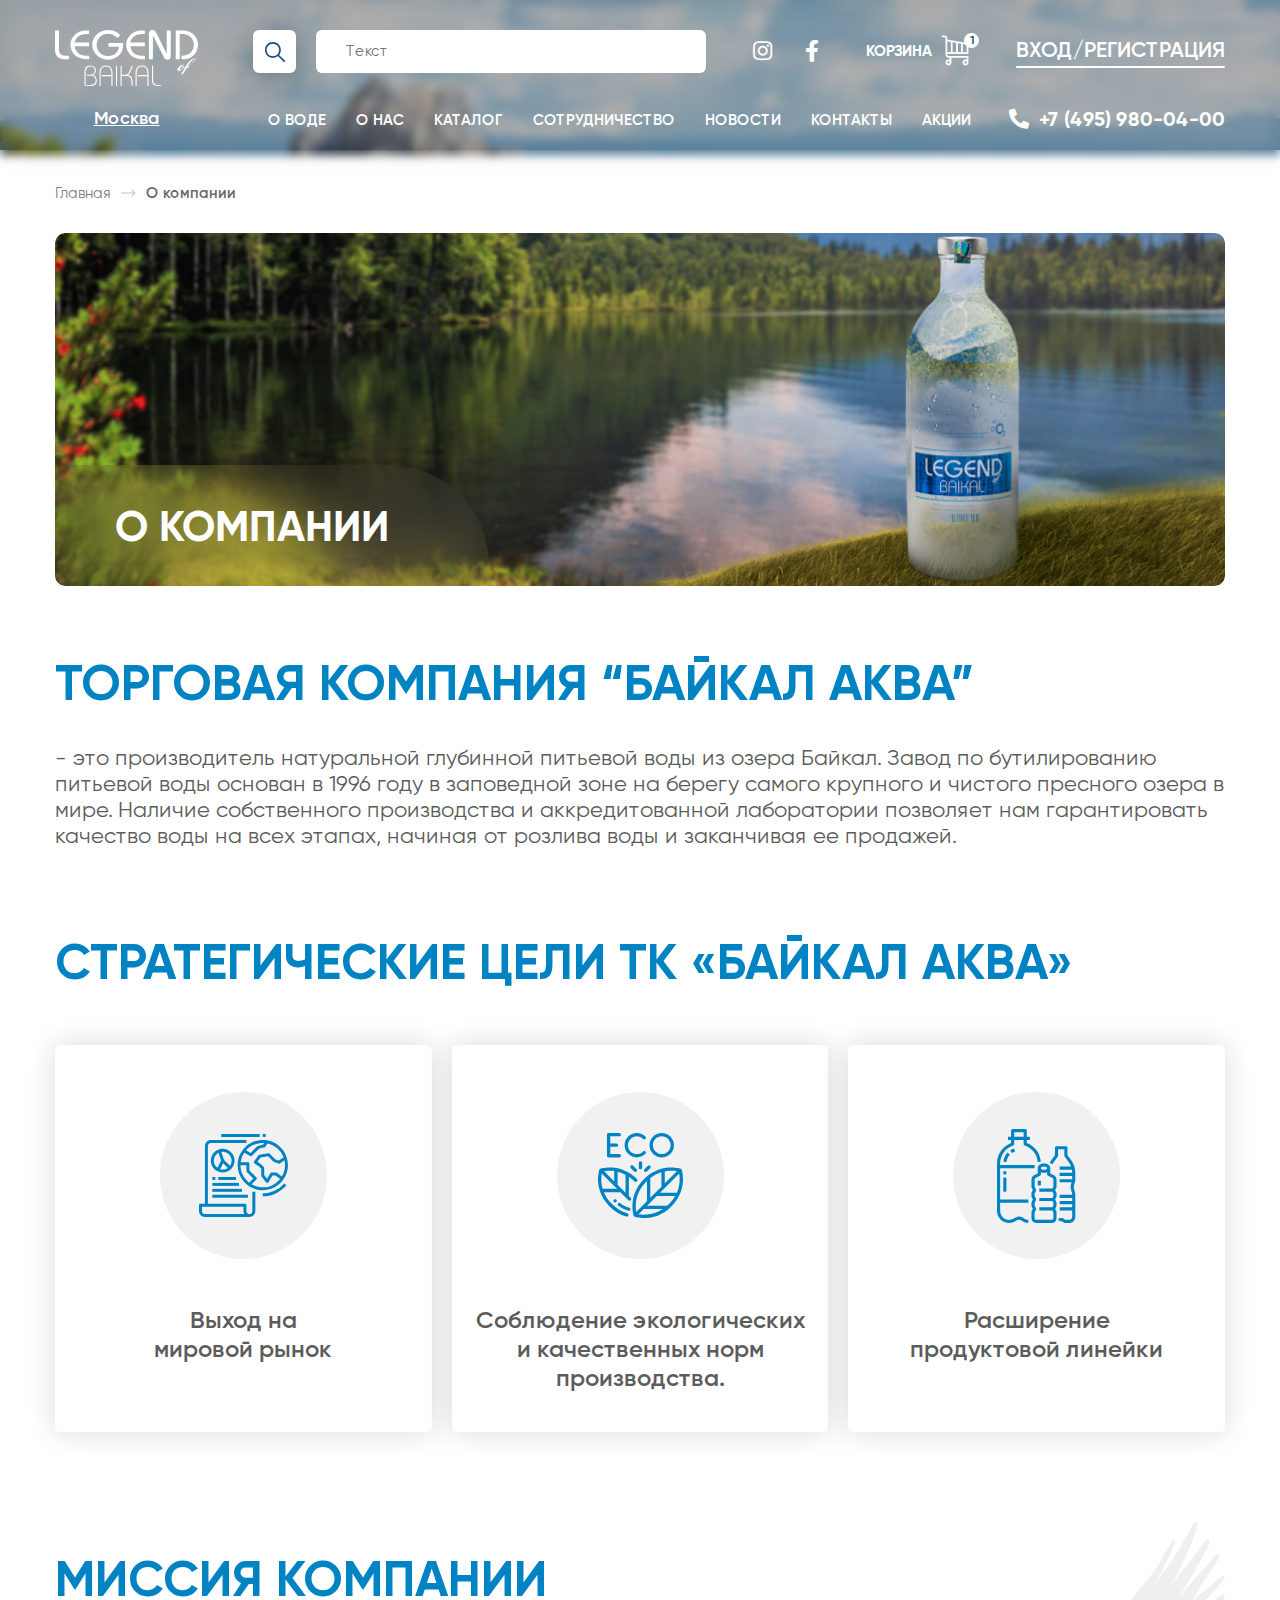
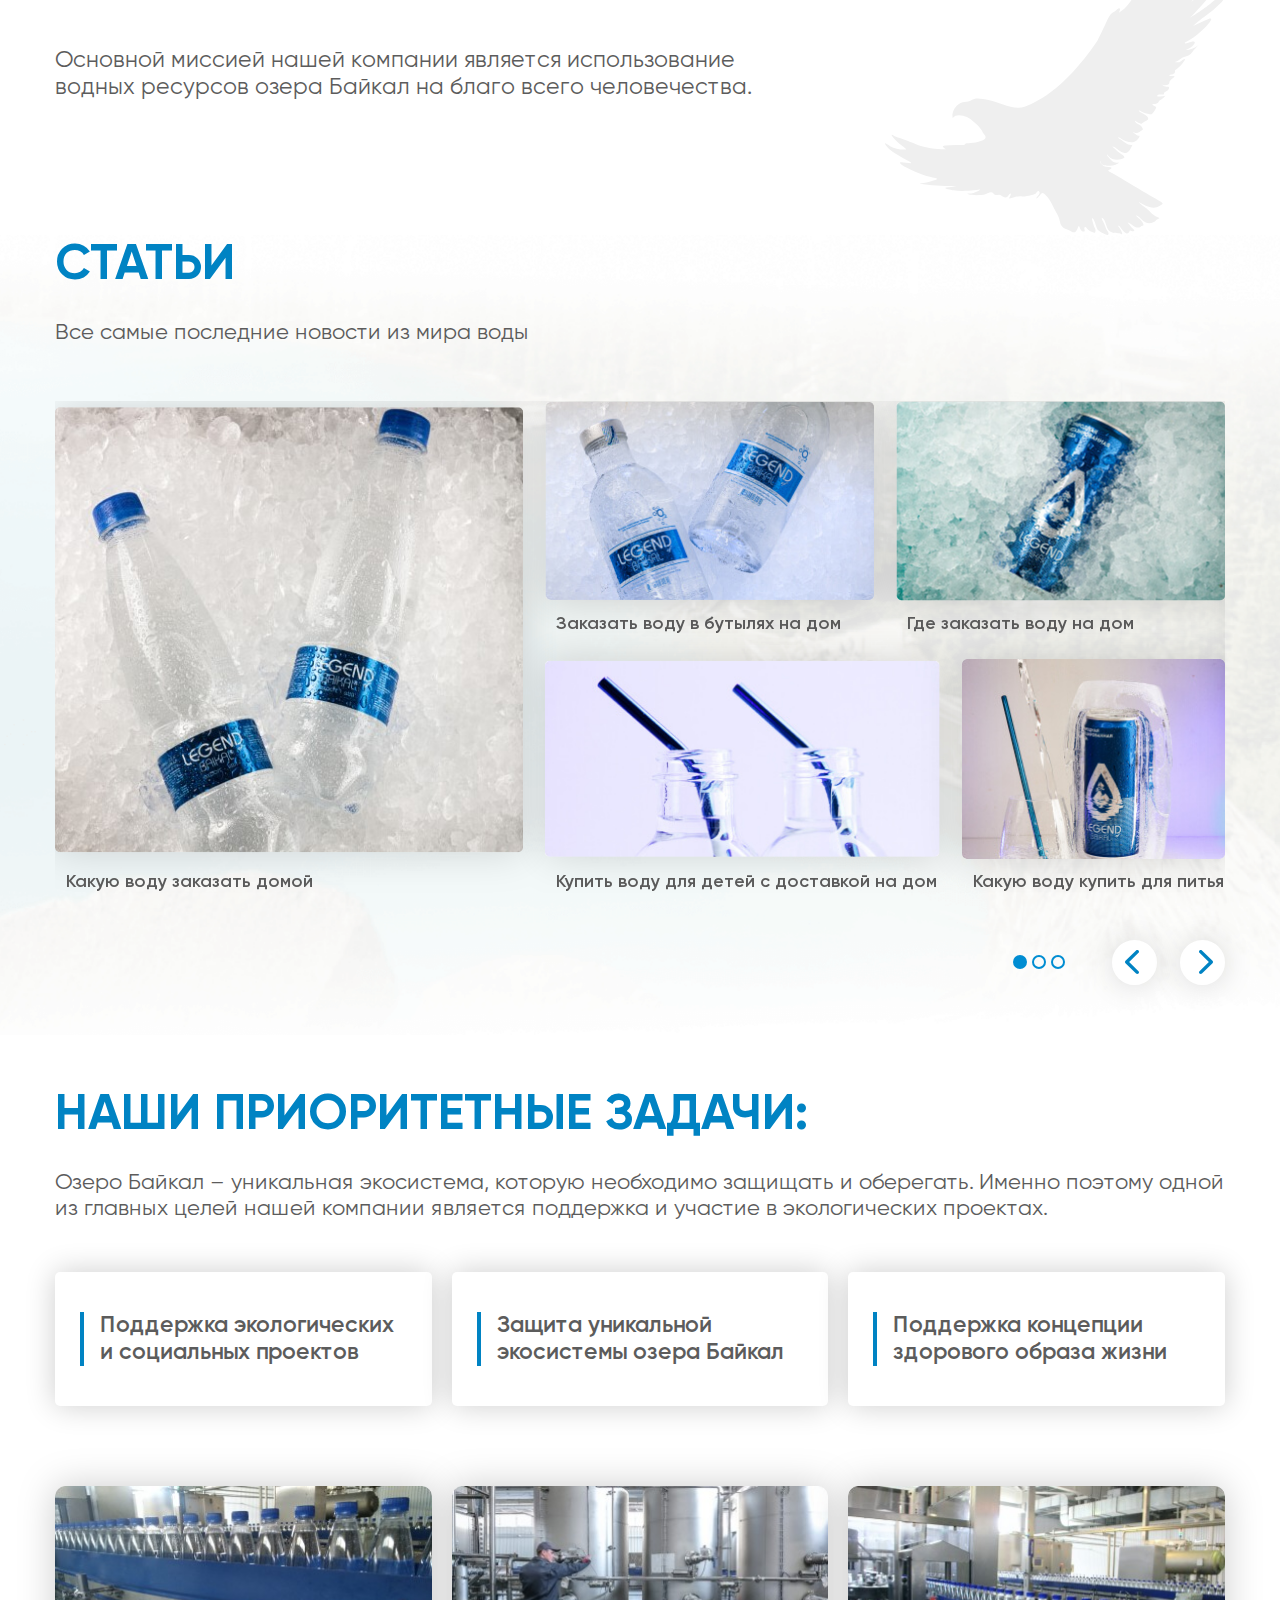
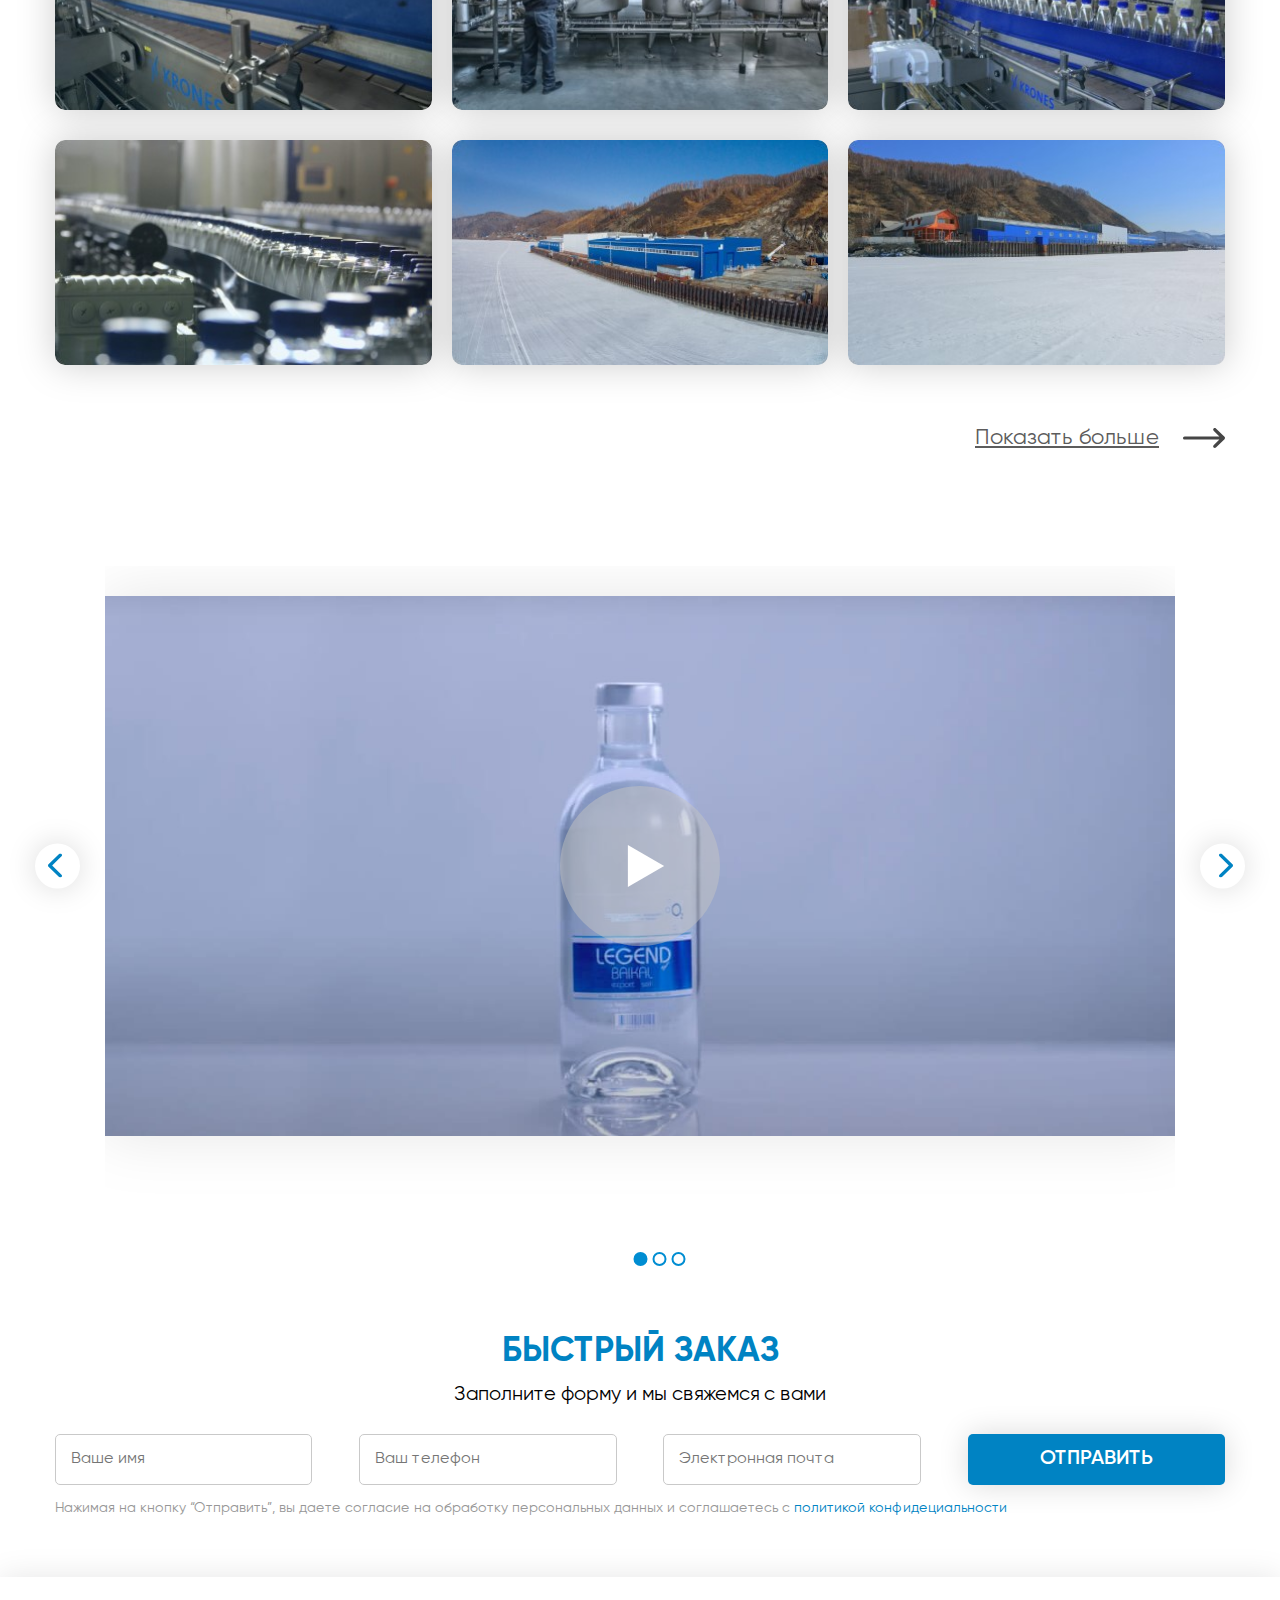
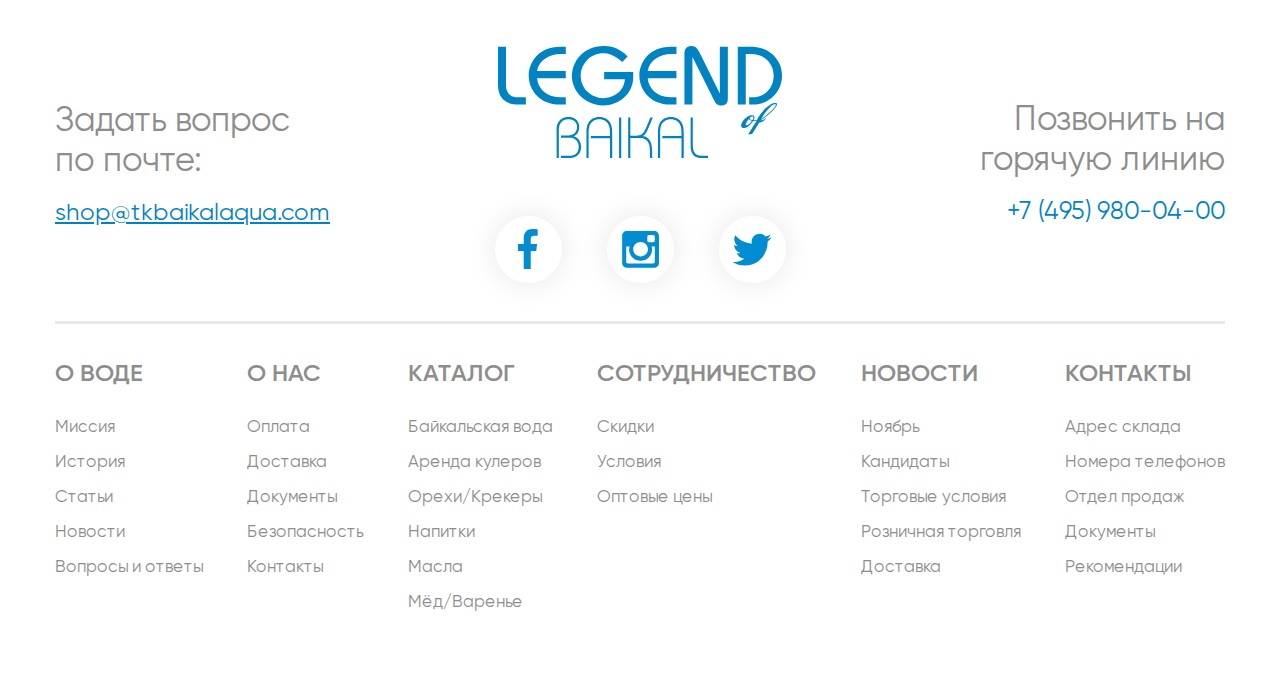
<file: about.html>
<!DOCTYPE html>
<html lang="en">

<head>
    <meta charset="utf-8">
    <meta name="viewport" content="width=device-width, initial-scale=1.0">
    <title>Legend of Baikal</title>
    <link rel="stylesheet" href="css/swiper-bundle.min.css">
    <link rel="stylesheet" href="css/all.min.css">
    <link rel="stylesheet" href="css/style.css">
</head>
<body>
<main class="page">
<header class="header">
    <div class="header__container container">
        <div class="header__main-row not-mobile">
            <div class="header__column">
                <a class="header__logo" href="index.html">
                    <img src="img/logo-white.svg" alt="logo">
                </a>
                <div class="city dropdown">
                    <button class="city__current">Москва</button>
                    <div class="dropdown__menu">
                        <ul class="dropdown__list">
                            <li class="dropdown__item"><a class="dropdown__item-label city__item" href="#">Москва</a></li>
                            <li class="dropdown__item"><a class="dropdown__item-label city__item" href="#">Санкт-Петербург</a></li>
                            <li class="dropdown__item"><a class="dropdown__item-label city__item" href="#">Казань</a></li>
                            <li class="dropdown__item"><a class="dropdown__item-label city__item" href="#">Новороссийск</a></li>
                        </ul>
                    </div>
                </div>
            </div>
            <div class="header__column header__large">
                <div class="header__row">
                    <form action="#" class="search">
                        <button class="search__submit" type="submit">
                            <svg width="20" height="20" viewBox="0 0 20 20" xmlns="http://www.w3.org/2000/svg">
                                <path d="M19.7558 18.5775L14.0683 12.89C15.17 11.5292 15.8333 9.8 15.8333 7.91668C15.8333 3.55168 12.2816 0 7.91664 0C3.55164 0 0 3.55164 0 7.91664C0 12.2816 3.55168 15.8333 7.91668 15.8333C9.8 15.8333 11.5292 15.17 12.89 14.0683L18.5775 19.7558C18.74 19.9183 18.9533 20 19.1667 20C19.38 20 19.5934 19.9183 19.7559 19.7558C20.0817 19.43 20.0817 18.9033 19.7558 18.5775ZM7.91668 14.1666C4.47 14.1666 1.66668 11.3633 1.66668 7.91664C1.66668 4.46996 4.47 1.66664 7.91668 1.66664C11.3634 1.66664 14.1667 4.46996 14.1667 7.91664C14.1667 11.3633 11.3633 14.1666 7.91668 14.1666Z" fill="#21487B"/>
                            </svg>
                        </button>
                        <div class="search__block">
                            <input class="search__text" type="text" name="search" placeholder="Текст" required>
                        </div>
                    </form>
                    <div class="header__social">
                        <a class="header__link" href="#"><i class="fab fa-instagram"></i></a>
                        <a class="header__link" href="#"><i class="fab fa-facebook-f"></i></a>
                    </div>
                    <a class="header__cart not-tablet" href="#">
                        <span class="header__cart-text">Корзина</span>
                        <div class="header__cart-item">
                            <svg class="header__cart-icon" width="28" height="31" viewBox="0 0 28 31" xmlns="http://www.w3.org/2000/svg">
                                <path d="M27.3919 19.1429V8.01918L5.47837 4.06258V2.69505C5.47837 1.20902 4.26942 0 2.78338 0H0V1.82612H2.78332C3.26243 1.82612 3.65225 2.21594 3.65225 2.69505V19.5566C3.65225 21.5032 5.23586 23.0868 7.18245 23.0868H7.9132V25.1678C7.54012 25.0043 7.12852 24.9129 6.69579 24.9129C5.01758 24.9129 3.65225 26.2782 3.65225 27.9564C3.65225 29.6346 5.01758 31 6.69579 31C8.2713 31 9.5709 29.7966 9.72405 28.2608H9.73933V23.0868H25.5657V25.1678C25.1927 25.0043 24.781 24.9129 24.3483 24.9129C22.6701 24.9129 21.3048 26.2782 21.3048 27.9564C21.3048 29.6346 22.6701 31 24.3483 31C25.9238 31 27.2234 29.7966 27.3766 28.2608H27.3919V21.2606H7.18245C6.24279 21.2606 5.47837 20.4962 5.47837 19.5566V18.8385L27.3919 19.1429ZM6.69579 29.1738C6.0245 29.1738 5.47837 28.6277 5.47837 27.9564C5.47837 27.2851 6.0245 26.739 6.69579 26.739C7.36707 26.739 7.9132 27.2851 7.9132 27.9564C7.9132 28.6277 7.36707 29.1738 6.69579 29.1738ZM24.3483 29.1738C23.677 29.1738 23.1309 28.6277 23.1309 27.9564C23.1309 27.2851 23.677 26.739 24.3483 26.739C25.0196 26.739 25.5657 27.2851 25.5657 27.9564C25.5657 28.6277 25.0196 29.1738 24.3483 29.1738ZM14.609 17.1391L10.9567 17.0884V6.90737L14.609 7.56679V17.1391ZM16.4351 7.89652L19.783 8.50103V17.211L16.4351 17.1645V7.89652ZM9.13062 17.063L5.47837 17.0123V5.91822L9.13062 6.57764V17.063ZM25.5657 17.2913L21.6091 17.2363V8.83071L25.5657 9.54509V17.2913Z" fill="white"/>
                            </svg>
                            <div class="header__cart-count">1</div>
                        </div>
                    </a>
                    <div class="account">
                        <a class="account__link" href="#">Вход/регистрация</a>
                    </div>
                </div>
                <div class="header__row">
                    <div class="header__left header__large">
                        <nav class="nav">
                            <ul class="nav__list">
                                <li class="nav__list-item"><a class="nav__link" href="#">О воде</a></li>
                                <li class="nav__list-item dropdown">
                                    <a class="nav__link" href="#">О нас</a>
                                    <div class="dropdown__menu">
                                        <ul class="dropdown__list">
                                            <li class="dropdown__item">
                                                <input class="dropdown__item-check" id="dropdown0" type="checkbox">
                                                <label class="dropdown__item-label" for="dropdown0">
                                                    Новости индустрии
                                                    <svg width="6" height="9" viewBox="0 0 6 9" fill="none" xmlns="http://www.w3.org/2000/svg">
                                                        <path d="M6 4.50001C6 4.66131 5.92797 4.82259 5.78422 4.94557L1.25832 8.81537C0.970413 9.06154 0.503627 9.06154 0.21584 8.81537C-0.0719468 8.5693 -0.0719468 8.17026 0.21584 7.92407L4.22061 4.50001L0.21598 1.07594C-0.0718072 0.829771 -0.0718073 0.430768 0.21598 0.184717C0.503767 -0.0615721 0.970553 -0.0615721 1.25846 0.184717L5.78436 4.05446C5.92814 4.1775 6 4.33878 6 4.50001Z" fill="#0083C3"/>
                                                    </svg>
                                                    </label>
                                                <ul class="dropdown__list">
                                                    <li class="dropdown__item"><a href="#" class="dropdown__link">Новость</a></li>
                                                    <li class="dropdown__item"><a href="#" class="dropdown__link">Новость</a></li>
                                                </ul>
                                            </li>
                                            <li class="dropdown__item">
                                                <input class="dropdown__item-check" id="dropdown1" type="checkbox">
                                                <label class="dropdown__item-label" for="dropdown1">
                                                    Статьи и обзоры
                                                    <svg width="6" height="9" viewBox="0 0 6 9" fill="none" xmlns="http://www.w3.org/2000/svg">
                                                        <path d="M6 4.50001C6 4.66131 5.92797 4.82259 5.78422 4.94557L1.25832 8.81537C0.970413 9.06154 0.503627 9.06154 0.21584 8.81537C-0.0719468 8.5693 -0.0719468 8.17026 0.21584 7.92407L4.22061 4.50001L0.21598 1.07594C-0.0718072 0.829771 -0.0718073 0.430768 0.21598 0.184717C0.503767 -0.0615721 0.970553 -0.0615721 1.25846 0.184717L5.78436 4.05446C5.92814 4.1775 6 4.33878 6 4.50001Z" fill="#0083C3"/>
                                                    </svg>
                                                </label>
                                                <ul class="dropdown__list">
                                                    <li class="dropdown__item"><a href="#" class="dropdown__link">Статья</a></li>
                                                    <li class="dropdown__item"><a href="#" class="dropdown__link">Обзор</a></li>
                                                </ul>
                                            </li>
                                        </ul>
                                    </div>
                                </li>
                                <li class="nav__list-item dropdown dropdown-catalog">
                                    <a class="nav__link" href="#">Каталог</a>
                                    <div class="dropdown__menu">
                                        <div class="dropdown__table">
                                            <div class="dropdown__cell">
                                                <a href="#" class="dropdown__cell-link">
                                                    <img src="img/icons/header-catalog/1.svg" alt="">
                                                    <span>Байкальская вода</span>
                                                </a>
                                            </div>
                                            <div class="dropdown__cell">
                                                <a href="#" class="dropdown__cell-link">
                                                    <img src="img/icons/header-catalog/2.svg" alt="">
                                                    <span>Доставка воды</span>
                                                </a>
                                            </div>
                                            <div class="dropdown__cell">
                                                <a href="#" class="dropdown__cell-link">
                                                    <img src="img/icons/header-catalog/3.svg" alt="">
                                                    <span>Аренда кулеров</span>
                                                </a>
                                            </div>
                                            <div class="dropdown__cell">
                                                <a href="#" class="dropdown__cell-link">
                                                    <img src="img/icons/header-catalog/4.svg" alt="">
                                                    <span>Мёд/варенье</span>
                                                </a>
                                            </div>
                                            <div class="dropdown__cell">
                                                <a href="#" class="dropdown__cell-link">
                                                    <img src="img/icons/header-catalog/5.svg" alt="">
                                                    <span>Напитки</span>
                                                </a>
                                            </div>
                                            <div class="dropdown__cell">
                                                <a href="#" class="dropdown__cell-link">
                                                    <img src="img/icons/header-catalog/6.svg" alt="">
                                                    <span>Масло</span>
                                                </a>
                                            </div>
                                            <div class="dropdown__cell">
                                                <a href="#" class="dropdown__cell-link">
                                                    <img src="img/icons/header-catalog/7.svg" alt="">
                                                    <span>Орехи/крекеры</span>
                                                </a>
                                            </div>
                                            <div class="dropdown__cell">
                                                <a href="#" class="dropdown__cell-link">
                                                    <img src="img/icons/header-catalog/8.svg" alt="">
                                                    <span>Вода упаковка</span>
                                                </a>
                                            </div>
                                            <div class="dropdown__cell">
                                                <a href="#" class="dropdown__cell-link">
                                                    <img src="img/icons/header-catalog/9.svg" alt="">
                                                    <span>Бытовая&nbsp;химия /гигиена</span>
                                                </a>
                                            </div>
                                            <div class="dropdown__cell">
                                                <a href="#" class="dropdown__cell-link">
                                                    <img src="img/icons/header-catalog/10.svg" alt="">
                                                    <span>Посуда</span>
                                                </a>
                                            </div>
                                            <div class="dropdown__cell">
                                                <a href="#" class="dropdown__cell-link">
                                                    <img src="img/icons/header-catalog/11.svg" alt="">
                                                    <span>Помпы</span>
                                                </a>
                                            </div>
                                        </div>
                                    </div>
                                </li>
                                <li class="nav__list-item"><a class="nav__link" href="#">Сотрудничество</a></li>
                                <li class="nav__list-item not-tablet"><a class="nav__link" href="#">Новости</a></li>
                                <li class="nav__list-item not-tablet"><a class="nav__link" href="#">Контакты</a></li>
                                <li class="nav__list-item not-tablet"><a class="nav__link" href="#">Акции</a></li>
                                <li class="nav__list-item tablet dropdown">
                                    <a class="nav__link" href="#">Ещё...</a>
                                    <div class="dropdown__menu">
                                        <ul class="dropdown__list">
                                            <li class="dropdown__item"><a class="dropdown__item-label" href="#">Новости</a></li>
                                            <li class="dropdown__item"><a class="dropdown__item-label" href="#">Контакты</a></li>
                                            <li class="dropdown__item"><a class="dropdown__item-label" href="#">Акции</a></li>
                                        </ul>
                                    </div>
                                </li>
                            </ul>
                        </nav>
                    </div>
                    <div class="header__right header__short not-tablet">
                        <a class="header__phone" href="tel:+74959800400"><i class="fas fa-phone-alt"></i><span>+7 (495) 980-04-00</span></a>
                    </div>
                    <a class="header__cart tablet not-mobile" href="#">
                        <div class="header__cart-item">
                            <svg class="header__cart-icon" width="28" height="31" viewBox="0 0 28 31" xmlns="http://www.w3.org/2000/svg">
                                <path d="M27.3919 19.1429V8.01918L5.47837 4.06258V2.69505C5.47837 1.20902 4.26942 0 2.78338 0H0V1.82612H2.78332C3.26243 1.82612 3.65225 2.21594 3.65225 2.69505V19.5566C3.65225 21.5032 5.23586 23.0868 7.18245 23.0868H7.9132V25.1678C7.54012 25.0043 7.12852 24.9129 6.69579 24.9129C5.01758 24.9129 3.65225 26.2782 3.65225 27.9564C3.65225 29.6346 5.01758 31 6.69579 31C8.2713 31 9.5709 29.7966 9.72405 28.2608H9.73933V23.0868H25.5657V25.1678C25.1927 25.0043 24.781 24.9129 24.3483 24.9129C22.6701 24.9129 21.3048 26.2782 21.3048 27.9564C21.3048 29.6346 22.6701 31 24.3483 31C25.9238 31 27.2234 29.7966 27.3766 28.2608H27.3919V21.2606H7.18245C6.24279 21.2606 5.47837 20.4962 5.47837 19.5566V18.8385L27.3919 19.1429ZM6.69579 29.1738C6.0245 29.1738 5.47837 28.6277 5.47837 27.9564C5.47837 27.2851 6.0245 26.739 6.69579 26.739C7.36707 26.739 7.9132 27.2851 7.9132 27.9564C7.9132 28.6277 7.36707 29.1738 6.69579 29.1738ZM24.3483 29.1738C23.677 29.1738 23.1309 28.6277 23.1309 27.9564C23.1309 27.2851 23.677 26.739 24.3483 26.739C25.0196 26.739 25.5657 27.2851 25.5657 27.9564C25.5657 28.6277 25.0196 29.1738 24.3483 29.1738ZM14.609 17.1391L10.9567 17.0884V6.90737L14.609 7.56679V17.1391ZM16.4351 7.89652L19.783 8.50103V17.211L16.4351 17.1645V7.89652ZM9.13062 17.063L5.47837 17.0123V5.91822L9.13062 6.57764V17.063ZM25.5657 17.2913L21.6091 17.2363V8.83071L25.5657 9.54509V17.2913Z" fill="white"/>
                            </svg>                                    
                            <div class="header__cart-count">1</div>
                        </div>
                    </a>
                </div>
            </div>
        </div>
        <div class="header__main-row mobile">
            <div class="header__column">
                <a class="header__logo" href="index.html">
                    <img src="img/logo-white.svg" alt="logo">
                </a>
            </div>
            <div class="header__column">
                <div class="city dropdown">
                    <button class="city__current">Москва</button>
                    <div class="dropdown__menu">
                        <ul class="dropdown__list">
                            <li class="dropdown__item"><a class="dropdown__item-label city__item" href="#">Москва</a></li>
                            <li class="dropdown__item"><a class="dropdown__item-label city__item" href="#">Санкт-Петербург</a></li>
                            <li class="dropdown__item"><a class="dropdown__item-label city__item" href="#">Казань</a></li>
                            <li class="dropdown__item"><a class="dropdown__item-label city__item" href="#">Новороссийск</a></li>
                        </ul>
                    </div>
                </div>
                <a class="header__phone" href="tel:+74959800400"><span>+7 (495) 980-04-00</span></a>
            </div>
            <div class="header__column">
                <div class="header__row">
                    <a class="header__cart mobile" href="#">
                        <div class="header__cart-item">
                            <svg class="header__cart-icon" width="28" height="31" viewBox="0 0 28 31" xmlns="http://www.w3.org/2000/svg">
                                <path d="M27.3919 19.1429V8.01918L5.47837 4.06258V2.69505C5.47837 1.20902 4.26942 0 2.78338 0H0V1.82612H2.78332C3.26243 1.82612 3.65225 2.21594 3.65225 2.69505V19.5566C3.65225 21.5032 5.23586 23.0868 7.18245 23.0868H7.9132V25.1678C7.54012 25.0043 7.12852 24.9129 6.69579 24.9129C5.01758 24.9129 3.65225 26.2782 3.65225 27.9564C3.65225 29.6346 5.01758 31 6.69579 31C8.2713 31 9.5709 29.7966 9.72405 28.2608H9.73933V23.0868H25.5657V25.1678C25.1927 25.0043 24.781 24.9129 24.3483 24.9129C22.6701 24.9129 21.3048 26.2782 21.3048 27.9564C21.3048 29.6346 22.6701 31 24.3483 31C25.9238 31 27.2234 29.7966 27.3766 28.2608H27.3919V21.2606H7.18245C6.24279 21.2606 5.47837 20.4962 5.47837 19.5566V18.8385L27.3919 19.1429ZM6.69579 29.1738C6.0245 29.1738 5.47837 28.6277 5.47837 27.9564C5.47837 27.2851 6.0245 26.739 6.69579 26.739C7.36707 26.739 7.9132 27.2851 7.9132 27.9564C7.9132 28.6277 7.36707 29.1738 6.69579 29.1738ZM24.3483 29.1738C23.677 29.1738 23.1309 28.6277 23.1309 27.9564C23.1309 27.2851 23.677 26.739 24.3483 26.739C25.0196 26.739 25.5657 27.2851 25.5657 27.9564C25.5657 28.6277 25.0196 29.1738 24.3483 29.1738ZM14.609 17.1391L10.9567 17.0884V6.90737L14.609 7.56679V17.1391ZM16.4351 7.89652L19.783 8.50103V17.211L16.4351 17.1645V7.89652ZM9.13062 17.063L5.47837 17.0123V5.91822L9.13062 6.57764V17.063ZM25.5657 17.2913L21.6091 17.2363V8.83071L25.5657 9.54509V17.2913Z" fill="white"/>
                            </svg>
                            <div class="header__cart-count header__cart-count_invert">1</div>
                        </div>
                    </a>
                    <button class="header__burger _burger-opener">
                        <span></span>
                    </button>
                </div>
            </div>
        </div>
    </div>
</header>

<div class="burger mobile">
    <button class="burger__close _burger-closer">
        <svg width="21" height="21" viewBox="0 0 21 21" fill="none" xmlns="http://www.w3.org/2000/svg">
            <rect width="27.2817" height="1.94869" rx="0.974345" transform="matrix(0.695598 0.718431 -0.695598 0.718431 1.35547 0)" fill="white"/>
            <rect width="27.2817" height="1.94869" rx="0.974345" transform="matrix(-0.695598 0.718431 0.695598 0.718431 19.6445 0)" fill="white"/>
        </svg>
    </button>
    <div class="burger__social">
        <a href="#"><i class="fab fa-instagram"></i></a>
        <a href="#"><i class="fab fa-facebook-f"></i></a>
    </div>
    <div class="burger__main">
        <div class="burger__column">
            <a class="burger__logo" href="index.html">
                <img src="img/logo-white.svg" alt="logo">
            </a>
            <div class="city dropdown">
                <button class="city__current">Москва</button>
                <div class="dropdown__menu">
                    <ul class="dropdown__list">
                        <li class="dropdown__item"><a class="dropdown__item-label city__item" href="#">Москва</a></li>
                        <li class="dropdown__item"><a class="dropdown__item-label city__item" href="#">Санкт-Петербург</a></li>
                        <li class="dropdown__item"><a class="dropdown__item-label city__item" href="#">Казань</a></li>
                        <li class="dropdown__item"><a class="dropdown__item-label city__item" href="#">Новороссийск</a></li>
                    </ul>
                </div>
            </div>

        </div>
        <div class="burger__row">
            <a class="burger__phone" href="tel:+74959800400"><i class="fas fa-phone-alt"></i><span>+7 (495) 980-04-00</span></a>
            <div class="account">
                <a class="account__link" href="#">Вход/регистрация</a>
            </div>
        </div>

        <form action="#" class="search">
            <div class="search__block">
                <input class="search__text" type="text" name="search" placeholder="Текст" required>
            </div>
            <button class="search__submit" type="submit">
                <svg width="20" height="20" viewBox="0 0 20 20" xmlns="http://www.w3.org/2000/svg">
                    <path d="M19.7558 18.5775L14.0683 12.89C15.17 11.5292 15.8333 9.8 15.8333 7.91668C15.8333 3.55168 12.2816 0 7.91664 0C3.55164 0 0 3.55164 0 7.91664C0 12.2816 3.55168 15.8333 7.91668 15.8333C9.8 15.8333 11.5292 15.17 12.89 14.0683L18.5775 19.7558C18.74 19.9183 18.9533 20 19.1667 20C19.38 20 19.5934 19.9183 19.7559 19.7558C20.0817 19.43 20.0817 18.9033 19.7558 18.5775ZM7.91668 14.1666C4.47 14.1666 1.66668 11.3633 1.66668 7.91664C1.66668 4.46996 4.47 1.66664 7.91668 1.66664C11.3634 1.66664 14.1667 4.46996 14.1667 7.91664C14.1667 11.3633 11.3633 14.1666 7.91668 14.1666Z" fill="#21487B"/>
                </svg>
            </button>
        </form>

        <div class="burger__lists">
            <ul class="burger__list">
                <li class="burger__item"><a class="burger__link" href="#">О воде</a></li>
                <li class="burger__item burger__dropdown">
                    <input type="checkbox" id="burgerDropdowncheck0" name="burgerDropdowncheck0">
                    <label for="burgerDropdowncheck0">
                        <span>Каталог</span>
                        <svg width="18" height="11" viewBox="0 0 18 11" fill="none" xmlns="http://www.w3.org/2000/svg">
                            <path d="M9.00003 -7.86802e-07C9.32263 -7.586e-07 9.64518 0.132051 9.89114 0.3956L17.6307 8.69309C18.1231 9.22091 18.1231 10.0767 17.6307 10.6043C17.1386 11.1319 16.3405 11.1319 15.8481 10.6043L9.00003 3.26222L2.15188 10.604C1.65954 11.1316 0.861536 11.1316 0.369434 10.604C-0.123144 10.0764 -0.123144 9.22065 0.369435 8.69283L8.10893 0.395343C8.355 0.131751 8.67755 -8.14994e-07 9.00003 -7.86802e-07Z" fill="white"/>
                        </svg>
                    </label>
                    <ul class="burger__dropdown-list">
                        <li class="burger__dropdown-item"><a class="burger__dropdown-link" href="">Байкальская вода</a></li>
                        <li class="burger__dropdown-item"><a class="burger__dropdown-link" href="">Оборудование для воды</a></li>
                        <li class="burger__dropdown-item"><a class="burger__dropdown-link" href="">Аренда кулеров</a></li>
                        <li class="burger__dropdown-item"><a class="burger__dropdown-link" href="">Орехи/Крекеры</a></li>
                        <li class="burger__dropdown-item"><a class="burger__dropdown-link" href="">Товары в офис</a></li>
                        <li class="burger__dropdown-item"><a class="burger__dropdown-link" href="">Напитки</a></li>
                        <li class="burger__dropdown-item"><a class="burger__dropdown-link" href="">Масла</a></li>
                        <li class="burger__dropdown-item"><a class="burger__dropdown-link" href="">Мёд/Варенье</a></li>
                    </ul>
                </li>
                <li class="burger__item"><a class="burger__link" href="#">Сотрудничество</a></li>
                <li class="burger__item"><a class="burger__link" href="#">Акции</a></li>
            </ul>
            <ul class="burger__list">
                <li class="burger__item"><a class="burger__link" href="#">О нас</a></li>
                <li class="burger__item"><a class="burger__link" href="#">Новости</a></li>
                <li class="burger__item"><a class="burger__link" href="#">Контакты</a></li>
                <li class="burger__item"><a class="burger__link" href="#"><span>Корзина</span><div class="header__cart-count">1</div></a></li>
            </ul>
        </div>
    </div>
</div>    <div class="content">

        <section class="breadcrumbs">
            <div class="container">
                <div class="breadcrumbs__items">
                    <div class="breadcrumbs__item">
                        <a class="breadcrumbs__link" href="#">Главная</a>
                    </div>
                    <div class="breadcrumbs__item">
                        <a class="breadcrumbs__link" href="#">О компании</a>
                    </div>
                </div>
            </div>
        </section>
        <section class="about-banner container">
            <div class="about-banner__image">
                <picture>
                    <source srcset="img/about-page/banner/banner-mobile.jpg" media="(max-width: 480px)">
                    <img src="img/about-page/banner/banner-pc.jpg" alt="">
                </picture>
                <div class="about-banner__title">
                    <h2>О компании</h2>
                </div>
            </div>
        </section>
        <section class="about-main container">
            <h4 class="about-main__title title">Торговая компания “байкал&nbsp;аква”</h4>
            <p class="about-main__content">- это производитель натуральной глубинной питьевой воды из озера Байкал. Завод по бутилированию питьевой воды основан в 1996 году в заповедной зоне на берегу самого крупного и чистого пресного озера в мире. Наличие собственного производства и аккредитованной лаборатории позволяет нам гарантировать качество воды на всех этапах, начиная от розлива воды и заканчивая ее продажей.</p>
        </section>
        <section class="about-goals container">
            <h4 class="about-goals__title title">Стратегические цели ТК&nbsp;«Байкал&nbsp;Аква»</h4>
            <div class="about-goals__items">
                <div class="about-goals__item">
                    <div class="about-goals__item-icon">
                        <img src="img/about-page/goals/icon1.svg" alt="">
                    </div>
                    <p class="about-goals__item-content">Выход на<br>мировой рынок</p>
                </div>
                <div class="about-goals__item">
                    <div class="about-goals__item-icon">
                        <img src="img/about-page/goals/icon2.svg" alt="">
                    </div>
                    <p class="about-goals__item-content">Соблюдение экологических и качественных норм производства.</p>
                </div>
                <div class="about-goals__item">
                    <div class="about-goals__item-icon">
                        <img src="img/about-page/goals/icon3.svg" alt="">
                    </div>
                    <p class="about-goals__item-content">Расширение<br>продуктовой линейки</p>
                </div>
            </div>
        </section>
        <section class="about-mission container">
            <div class="about-mission__row">
                <div class="about-mission__main">
                    <h4 class="about-mission__title title">Миссия компании</h4>
                    <p class="about-mission__content">Основной миссией нашей компании является использование водных ресурсов озера Байкал на благо всего человечества.</p>
                </div>
                <div class="about-mission__image">
                    <img src="img/about-page/mission/eagle.svg" alt="">
                </div>
            </div>
        </section>
        <section class="about-articles main-promotions screen">
            <div class="container">
                <h4 class="about-articles__title title">Статьи</h4>
                <p class="about-articles__subtitle">Все самые последние новости из мира воды</p>
                <div class="about-articles__slider-pc swiper-container">
                    <div class="main-promotions__items main-promotions__items-pc swiper-wrapper">
                        <div class="main-promotions__row swiper-slide">
                            <div class="main-promotions__left">
                                <a class="main-promotions__item main-promotions__item-big" href="#">
                                    <div class="main-promotions__item-image">
                                        <img src="img/promotions/big.jpg" alt="">
                                    </div>
                                    <p class="main-promotions__item-name">Какую воду заказать домой</p>
                                </a>
                            </div>
                            <div class="main-promotions__right">
                                <div class="main-promotions__row">
                                    <a class="main-promotions__item" href="#">
                                        <div class="main-promotions__item-image">
                                            <img src="img/promotions/medium-1.jpg" alt="">
                                        </div>
                                        <p class="main-promotions__item-name">Заказать воду в бутылях на дом</p>
                                    </a>
                                    <a class="main-promotions__item" href="#">
                                        <div class="main-promotions__item-image">
                                            <img src="img/promotions/medium-2.jpg" alt="">
                                        </div>
                                        <p class="main-promotions__item-name">Где заказать воду на дом</p>
                                    </a>
                                </div>
                                <div class="main-promotions__row">
                                    <a class="main-promotions__item main-promotions__item-large" href="#">
                                        <div class="main-promotions__item-image">
                                            <img src="img/promotions/large.jpg" alt="">
                                        </div>
                                        <p class="main-promotions__item-name">Купить воду для детей с доставкой на дом</p>
                                    </a>
                                    <a class="main-promotions__item" href="#">
                                        <div class="main-promotions__item-image">
                                            <img src="img/promotions/short.jpg" alt="">
                                        </div>
                                        <p class="main-promotions__item-name">Какую воду купить для питья</p>
                                    </a>
                                </div>
                            </div>
                        </div>
                        <div class="main-promotions__row swiper-slide">
                            <div class="main-promotions__left">
                                <a class="main-promotions__item main-promotions__item-big" href="#">
                                    <div class="main-promotions__item-image">
                                        <img src="img/promotions/big.jpg" alt="">
                                    </div>
                                    <p class="main-promotions__item-name">Какую воду заказать домой</p>
                                </a>
                            </div>
                            <div class="main-promotions__right">
                                <div class="main-promotions__row">
                                    <a class="main-promotions__item" href="#">
                                        <div class="main-promotions__item-image">
                                            <img src="img/promotions/medium-1.jpg" alt="">
                                        </div>
                                        <p class="main-promotions__item-name">Заказать воду в бутылях на дом</p>
                                    </a>
                                    <a class="main-promotions__item" href="#">
                                        <div class="main-promotions__item-image">
                                            <img src="img/promotions/medium-2.jpg" alt="">
                                        </div>
                                        <p class="main-promotions__item-name">Где заказать воду на дом</p>
                                    </a>
                                </div>
                                <div class="main-promotions__row">
                                    <a class="main-promotions__item main-promotions__item-large" href="#">
                                        <div class="main-promotions__item-image">
                                            <img src="img/promotions/large.jpg" alt="">
                                        </div>
                                        <p class="main-promotions__item-name">Купить воду для детей с доставкой на дом</p>
                                    </a>
                                    <a class="main-promotions__item" href="#">
                                        <div class="main-promotions__item-image">
                                            <img src="img/promotions/short.jpg" alt="">
                                        </div>
                                        <p class="main-promotions__item-name">Какую воду купить для питья</p>
                                    </a>
                                </div>
                            </div>
                        </div>
                        <div class="main-promotions__row swiper-slide">
                            <div class="main-promotions__left">
                                <a class="main-promotions__item main-promotions__item-big" href="#">
                                    <div class="main-promotions__item-image">
                                        <img src="img/promotions/big.jpg" alt="">
                                    </div>
                                    <p class="main-promotions__item-name">Какую воду заказать домой</p>
                                </a>
                            </div>
                            <div class="main-promotions__right">
                                <div class="main-promotions__row">
                                    <a class="main-promotions__item" href="#">
                                        <div class="main-promotions__item-image">
                                            <img src="img/promotions/medium-1.jpg" alt="">
                                        </div>
                                        <p class="main-promotions__item-name">Заказать воду в бутылях на дом</p>
                                    </a>
                                    <a class="main-promotions__item" href="#">
                                        <div class="main-promotions__item-image">
                                            <img src="img/promotions/medium-2.jpg" alt="">
                                        </div>
                                        <p class="main-promotions__item-name">Где заказать воду на дом</p>
                                    </a>
                                </div>
                                <div class="main-promotions__row">
                                    <a class="main-promotions__item main-promotions__item-large" href="#">
                                        <div class="main-promotions__item-image">
                                            <img src="img/promotions/large.jpg" alt="">
                                        </div>
                                        <p class="main-promotions__item-name">Купить воду для детей с доставкой на дом</p>
                                    </a>
                                    <a class="main-promotions__item" href="#">
                                        <div class="main-promotions__item-image">
                                            <img src="img/promotions/short.jpg" alt="">
                                        </div>
                                        <p class="main-promotions__item-name">Какую воду купить для питья</p>
                                    </a>
                                </div>
                            </div>
                        </div>
                        <div class="main-promotions__row swiper-slide">
                            <div class="main-promotions__left">
                                <a class="main-promotions__item main-promotions__item-big" href="#">
                                    <div class="main-promotions__item-image">
                                        <img src="img/promotions/big.jpg" alt="">
                                    </div>
                                    <p class="main-promotions__item-name">Какую воду заказать домой</p>
                                </a>
                            </div>
                            <div class="main-promotions__right">
                                <div class="main-promotions__row">
                                    <a class="main-promotions__item" href="#">
                                        <div class="main-promotions__item-image">
                                            <img src="img/promotions/medium-1.jpg" alt="">
                                        </div>
                                        <p class="main-promotions__item-name">Заказать воду в бутылях на дом</p>
                                    </a>
                                    <a class="main-promotions__item" href="#">
                                        <div class="main-promotions__item-image">
                                            <img src="img/promotions/medium-2.jpg" alt="">
                                        </div>
                                        <p class="main-promotions__item-name">Где заказать воду на дом</p>
                                    </a>
                                </div>
                                <div class="main-promotions__row">
                                    <a class="main-promotions__item main-promotions__item-large" href="#">
                                        <div class="main-promotions__item-image">
                                            <img src="img/promotions/large.jpg" alt="">
                                        </div>
                                        <p class="main-promotions__item-name">Купить воду для детей с доставкой на дом</p>
                                    </a>
                                    <a class="main-promotions__item" href="#">
                                        <div class="main-promotions__item-image">
                                            <img src="img/promotions/short.jpg" alt="">
                                        </div>
                                        <p class="main-promotions__item-name">Какую воду купить для питья</p>
                                    </a>
                                </div>
                            </div>
                        </div>
                    </div>
                </div>
                <div class="about-articles__slider-mobile swiper-container">
                    <div class="main-promotions__items main-promotions__items-mobile swiper-wrapper">
                        <div class="main-promotions__row swiper-slide">
                            <div class="main-promotions__left">
                                <a class="main-promotions__item" href="#">
                                    <div class="main-promotions__item-image">
                                        <img src="img/promotions/big.jpg" alt="">
                                    </div>
                                    <p class="main-promotions__item-name">Какую воду заказать домой </p>
                                </a>
                                <a class="main-promotions__item" href="#">
                                    <div class="main-promotions__item-image">
                                        <img src="img/promotions/large.jpg" alt="">
                                    </div>
                                    <p class="main-promotions__item-name">Купить воду для детей с доставкой на дом</p>
                                </a>
                            </div>
                            <div class="main-promotions__right">
                                <a class="main-promotions__item" href="#">
                                    <div class="main-promotions__item-image">
                                        <img src="img/promotions/medium-1.jpg" alt="">
                                    </div>
                                    <p class="main-promotions__item-name">Заказать воду в бутылях на дом</p>
                                </a>
                                <a class="main-promotions__item" href="#">
                                    <div class="main-promotions__item-image">
                                        <img src="img/promotions/medium-2.jpg" alt="">
                                    </div>
                                    <p class="main-promotions__item-name">Где заказать воду на дом </p>
                                </a>
                                <a class="main-promotions__item" href="#">
                                    <div class="main-promotions__item-image">
                                        <img src="img/promotions/short.jpg" alt="">
                                    </div>
                                    <p class="main-promotions__item-name">Какую воду купить для питья</p>
                                </a>
                            </div>
                        </div>
                        <div class="main-promotions__row swiper-slide">
                            <div class="main-promotions__left">
                                <a class="main-promotions__item" href="#">
                                    <div class="main-promotions__item-image">
                                        <img src="img/promotions/big.jpg" alt="">
                                    </div>
                                    <p class="main-promotions__item-name">Какую воду заказать домой </p>
                                </a>
                                <a class="main-promotions__item" href="#">
                                    <div class="main-promotions__item-image">
                                        <img src="img/promotions/large.jpg" alt="">
                                    </div>
                                    <p class="main-promotions__item-name">Купить воду для детей с доставкой на дом</p>
                                </a>
                            </div>
                            <div class="main-promotions__right">
                                <a class="main-promotions__item" href="#">
                                    <div class="main-promotions__item-image">
                                        <img src="img/promotions/medium-1.jpg" alt="">
                                    </div>
                                    <p class="main-promotions__item-name">Заказать воду в бутылях на дом</p>
                                </a>
                                <a class="main-promotions__item" href="#">
                                    <div class="main-promotions__item-image">
                                        <img src="img/promotions/medium-2.jpg" alt="">
                                    </div>
                                    <p class="main-promotions__item-name">Где заказать воду на дом </p>
                                </a>
                                <a class="main-promotions__item" href="#">
                                    <div class="main-promotions__item-image">
                                        <img src="img/promotions/short.jpg" alt="">
                                    </div>
                                    <p class="main-promotions__item-name">Какую воду купить для питья</p>
                                </a>
                            </div>
                        </div>
                        <div class="main-promotions__row swiper-slide">
                            <div class="main-promotions__left">
                                <a class="main-promotions__item" href="#">
                                    <div class="main-promotions__item-image">
                                        <img src="img/promotions/big.jpg" alt="">
                                    </div>
                                    <p class="main-promotions__item-name">Какую воду заказать домой </p>
                                </a>
                                <a class="main-promotions__item" href="#">
                                    <div class="main-promotions__item-image">
                                        <img src="img/promotions/large.jpg" alt="">
                                    </div>
                                    <p class="main-promotions__item-name">Купить воду для детей с доставкой на дом</p>
                                </a>
                            </div>
                            <div class="main-promotions__right">
                                <a class="main-promotions__item" href="#">
                                    <div class="main-promotions__item-image">
                                        <img src="img/promotions/medium-1.jpg" alt="">
                                    </div>
                                    <p class="main-promotions__item-name">Заказать воду в бутылях на дом</p>
                                </a>
                                <a class="main-promotions__item" href="#">
                                    <div class="main-promotions__item-image">
                                        <img src="img/promotions/medium-2.jpg" alt="">
                                    </div>
                                    <p class="main-promotions__item-name">Где заказать воду на дом </p>
                                </a>
                                <a class="main-promotions__item" href="#">
                                    <div class="main-promotions__item-image">
                                        <img src="img/promotions/short.jpg" alt="">
                                    </div>
                                    <p class="main-promotions__item-name">Какую воду купить для питья</p>
                                </a>
                            </div>
                        </div>
                        <div class="main-promotions__row swiper-slide">
                            <div class="main-promotions__left">
                                <a class="main-promotions__item" href="#">
                                    <div class="main-promotions__item-image">
                                        <img src="img/promotions/big.jpg" alt="">
                                    </div>
                                    <p class="main-promotions__item-name">Какую воду заказать домой </p>
                                </a>
                                <a class="main-promotions__item" href="#">
                                    <div class="main-promotions__item-image">
                                        <img src="img/promotions/large.jpg" alt="">
                                    </div>
                                    <p class="main-promotions__item-name">Купить воду для детей с доставкой на дом</p>
                                </a>
                            </div>
                            <div class="main-promotions__right">
                                <a class="main-promotions__item" href="#">
                                    <div class="main-promotions__item-image">
                                        <img src="img/promotions/medium-1.jpg" alt="">
                                    </div>
                                    <p class="main-promotions__item-name">Заказать воду в бутылях на дом</p>
                                </a>
                                <a class="main-promotions__item" href="#">
                                    <div class="main-promotions__item-image">
                                        <img src="img/promotions/medium-2.jpg" alt="">
                                    </div>
                                    <p class="main-promotions__item-name">Где заказать воду на дом </p>
                                </a>
                                <a class="main-promotions__item" href="#">
                                    <div class="main-promotions__item-image">
                                        <img src="img/promotions/short.jpg" alt="">
                                    </div>
                                    <p class="main-promotions__item-name">Какую воду купить для питья</p>
                                </a>
                            </div>
                        </div>
                    </div>
                </div>
                <div class="about-articles__bottom not-mobile">
                    <div class="about-articles__pagination swiper-pagination"></div>
                    <div class="about-articles__arrows">
                        <button class="about-articles__arrow about-articles__arrow-left">
                            <svg width="14" height="24" viewBox="0 0 14 24" xmlns="http://www.w3.org/2000/svg">
                                <path d="M-2.43188e-06 12C-2.41308e-06 11.5698 0.168064 11.1398 0.503489 10.8118L11.0639 0.49234C11.7357 -0.164114 12.8249 -0.164113 13.4964 0.49234C14.1679 1.14853 14.1679 2.21264 13.4964 2.86915L4.15191 12L13.496 21.1308C14.1675 21.7873 14.1675 22.8513 13.496 23.5074C12.8245 24.1642 11.7354 24.1642 11.0636 23.5074L0.503163 13.1881C0.167682 12.86 -2.45068e-06 12.4299 -2.43188e-06 12Z" fill="#0083C3"/>
                            </svg>                                
                        </button>
                        <button class="about-articles__arrow about-articles__arrow-right">
                            <svg width="14" height="24" viewBox="0 0 14 24" xmlns="http://www.w3.org/2000/svg">
                                <path d="M14 12C14 12.4302 13.8319 12.8602 13.4965 13.1882L2.93607 23.5077C2.2643 24.1641 1.17513 24.1641 0.503627 23.5077C-0.167876 22.8515 -0.167875 21.7874 0.503628 21.1309L9.84809 12L0.503956 2.86918C-0.167547 2.21273 -0.167546 1.14872 0.503957 0.492582C1.17546 -0.164188 2.26463 -0.164188 2.9364 0.492583L13.4968 10.8119C13.8323 11.14 14 11.5701 14 12Z" fill="#0083C3"/>
                            </svg>                                
                        </button>
                    </div>
                </div>
            </div>
        </section>
        <section class="about-tasks container">
            <h4 class="about-tasks__title title">наши приоритетные задачи:</h4>
            <p class="about-tasks__subtitle">Озеро Байкал – уникальная экосистема, которую необходимо защищать и оберегать. Именно поэтому одной из главных целей нашей компании является поддержка и участие в экологических проектах.</p>
            <div class="about-tasks__tasks">
                <div class="about-tasks__task">
                    <p class="about-tasks__content">Поддержка экологических и социальных проектов</p>
                </div>
                <div class="about-tasks__task">
                    <p class="about-tasks__content">Защита уникальной экосистемы озера Байкал</p>
                </div>
                <div class="about-tasks__task">
                    <p class="about-tasks__content">Поддержка концепции здорового образа жизни</p>
                </div>
            </div>
            <div class="about-tasks__images">
                <div class="about-tasks__image"><img src="img/about-page/tasks/1.jpg" alt=""></div>
                <div class="about-tasks__image"><img src="img/about-page/tasks/2.jpg" alt=""></div>
                <div class="about-tasks__image"><img src="img/about-page/tasks/3.jpg" alt=""></div>
                <div class="about-tasks__image"><img src="img/about-page/tasks/4.jpg" alt=""></div>
                <div class="about-tasks__image"><img src="img/about-page/tasks/5.jpg" alt=""></div>
                <div class="about-tasks__image"><img src="img/about-page/tasks/6.jpg" alt=""></div>
            </div>
            <a class="about-tasks__link" href="#">
                <span>Показать больше</span>
                <svg width="42" height="20" viewBox="0 0 42 20" xmlns="http://www.w3.org/2000/svg">
                    <path d="M41.5188 8.85831C41.5183 8.85782 41.5179 8.85726 41.5173 8.85677L32.9447 0.469672C32.3025 -0.158634 31.2637 -0.156296 30.6245 0.475156C29.9853 1.10653 29.9877 2.12774 30.63 2.75612L36.3856 8.3871H1.64062C0.734508 8.3871 0 9.10919 0 10C0 10.8908 0.734508 11.6129 1.64062 11.6129H36.3855L30.63 17.2439C29.9878 17.8723 29.9854 18.8935 30.6245 19.5248C31.2638 20.1564 32.3027 20.1586 32.9448 19.5303L41.5174 11.1432C41.5179 11.1427 41.5183 11.1422 41.5189 11.1417C42.1614 10.5112 42.1594 9.48669 41.5188 8.85831Z" fill="#464646"/>
                </svg>                        
            </a>
        </section>
        <section class="about-videos main-videos screen">
            <div class="main-videos__container container">
                <button class="main-videos__arrow main-videos__arrow-left">
                    <svg width="14" height="24" viewBox="0 0 14 24" xmlns="http://www.w3.org/2000/svg">
                        <path d="M-2.43188e-06 12C-2.41308e-06 11.5698 0.168064 11.1398 0.503489 10.8118L11.0639 0.49234C11.7357 -0.164114 12.8249 -0.164113 13.4964 0.49234C14.1679 1.14853 14.1679 2.21264 13.4964 2.86915L4.15191 12L13.496 21.1308C14.1675 21.7873 14.1675 22.8513 13.496 23.5074C12.8245 24.1642 11.7354 24.1642 11.0636 23.5074L0.503163 13.1881C0.167682 12.86 -2.45068e-06 12.4299 -2.43188e-06 12Z" fill="#0083C3"/>
                    </svg> 
                </button>
                <button class="main-videos__arrow main-videos__arrow-right">
                    <svg width="14" height="24" viewBox="0 0 14 24" xmlns="http://www.w3.org/2000/svg">
                        <path d="M14 12C14 12.4302 13.8319 12.8602 13.4965 13.1882L2.93607 23.5077C2.2643 24.1641 1.17513 24.1641 0.503627 23.5077C-0.167876 22.8515 -0.167875 21.7874 0.503628 21.1309L9.84809 12L0.503956 2.86918C-0.167547 2.21273 -0.167546 1.14872 0.503957 0.492582C1.17546 -0.164188 2.26463 -0.164188 2.9364 0.492583L13.4968 10.8119C13.8323 11.14 14 11.5701 14 12Z" fill="#0083C3"/>
                    </svg> 
                </button>
                <div class="main-videos__slider swiper-container">
                    <div class="main-videos__items swiper-wrapper">
                        <div class="main-videos__item swiper-slide video" data-videolink="https://www.youtube.com/embed/Q6QpGiybcP4">
                            <img class="main-videos__item-video" src="img/videos/1.jpg" alt="">
                            <button class="main-videos__item-play">
                                <svg width="33" height="40" viewBox="0 0 33 40" xmlns="http://www.w3.org/2000/svg">
                                    <path d="M33 20L2.02023e-06 39.0526L3.68586e-06 0.94744L33 20Z" fill="#FEFEFE"/>
                                </svg>                                    
                            </button>
                        </div>
                        <div class="main-videos__item swiper-slide video" data-videolink="https://www.youtube.com/embed/Q6QpGiybcP4">
                            <img class="main-videos__item-video" src="img/videos/1.jpg" alt="">
                            <button class="main-videos__item-play">
                                <svg width="33" height="40" viewBox="0 0 33 40" xmlns="http://www.w3.org/2000/svg">
                                    <path d="M33 20L2.02023e-06 39.0526L3.68586e-06 0.94744L33 20Z" fill="#FEFEFE"/>
                                </svg>                                    
                            </button>
                        </div>
                        <div class="main-videos__item swiper-slide video" data-videolink="https://www.youtube.com/embed/Q6QpGiybcP4">
                            <img class="main-videos__item-video" src="img/videos/1.jpg" alt="">
                            <button class="main-videos__item-play">
                                <svg width="33" height="40" viewBox="0 0 33 40" xmlns="http://www.w3.org/2000/svg">
                                    <path d="M33 20L2.02023e-06 39.0526L3.68586e-06 0.94744L33 20Z" fill="#FEFEFE"/>
                                </svg>                                    
                            </button>
                        </div>
                        <div class="main-videos__item swiper-slide video" data-videolink="https://www.youtube.com/embed/Q6QpGiybcP4">
                            <img class="main-videos__item-video" src="img/videos/1.jpg" alt="">
                            <button class="main-videos__item-play">
                                <svg width="33" height="40" viewBox="0 0 33 40" xmlns="http://www.w3.org/2000/svg">
                                    <path d="M33 20L2.02023e-06 39.0526L3.68586e-06 0.94744L33 20Z" fill="#FEFEFE"/>
                                </svg>                                    
                            </button>
                        </div>
                        <div class="main-videos__item swiper-slide video" data-videolink="https://www.youtube.com/embed/Q6QpGiybcP4">
                            <img class="main-videos__item-video" src="img/videos/1.jpg" alt="">
                            <button class="main-videos__item-play">
                                <svg width="33" height="40" viewBox="0 0 33 40" xmlns="http://www.w3.org/2000/svg">
                                    <path d="M33 20L2.02023e-06 39.0526L3.68586e-06 0.94744L33 20Z" fill="#FEFEFE"/>
                                </svg>                                    
                            </button>
                        </div>
                    </div>
                    <div class="swiper-pagination"></div>
                </div>
            </div>
        </section>
        <form action="#" class="fast-order-form container">
            <h4 class="fast-order-form__title">Быстрый заказ</h4>
            <p class="fast-order-form__subtitle">Заполните форму и мы свяжемся с вами</p>
            <div class="fast-order-form__main">
                <div class="fast-order-form__block">
                    <input class="_req" type="text" name="name" placeholder="Ваше имя">
                </div>
                <div class="fast-order-form__block">
                    <input class="_req" type="tel" name="phone" placeholder="Ваш телефон">
                </div>
                <div class="fast-order-form__block">
                    <input class="_req" type="email" name="mail" placeholder="Электронная почта">
                </div>
                <button class="fast-order-form__submit">Отправить</button>
            </div>
            <p class="fast-order-form__agree">Нажимая на кнопку “Отправить”, вы даете согласие на обработку персональных данных и соглашаетесь с <a href="#">политикой конфидециальности</a></p>
        </form>

    </div>
<footer class="footer">
    <div class="container">
        <div class="footer__top">
            <div class="footer__left">
                <p class="footer__content">Задать&nbsp;вопрос по&nbsp;почте:</p>
                <a class="footer__link-mail" href="mailto:shop@tkbaikalaqua.com">shop@tkbaikalaqua.com</a>
            </div>
            <div class="footer__center">
                <a class="footer__logo" href="index.html">
                    <img src="img/logo-blue.svg" alt="">
                </a>
                <div class="footer__social">
                    <a class="footer__social-link" href="#">
                        <svg width="20" height="40" viewBox="0 0 20 40" xmlns="http://www.w3.org/2000/svg">
                            <path d="M16.0891 6.64215H19.6825V0.282155C19.0626 0.195488 16.9305 0.000488281 14.4474 0.000488281C9.26642 0.000488281 5.7173 3.31215 5.7173 9.39882V15.0005H0V22.1105H5.7173V40.0005H12.727V22.1122H18.213L19.0839 15.0022H12.7253V10.1038C12.727 8.04882 13.2715 6.64215 16.0891 6.64215Z" fill="#008DD2"/>
                        </svg>                            
                    </a>
                    <a class="footer__social-link" href="#">
                        <svg width="37" height="38" viewBox="0 0 37 38" xmlns="http://www.w3.org/2000/svg">
                            <path d="M4.86548 0.904785H32.2385C34.8391 0.904785 36.9651 3.0315 36.9651 5.63207V33.0051C36.9651 35.6049 34.8391 37.7302 32.2385 37.7302H4.86548C2.26491 37.7302 0.136719 35.6048 0.136719 33.0051V5.63207C0.136719 3.0315 2.26491 0.904785 4.86548 0.904785ZM26.9657 4.99482C26.0526 4.99482 25.3078 5.74256 25.3078 6.65516V10.6221C25.3078 11.535 26.0526 12.2811 26.9657 12.2811H31.1276C32.0393 12.2811 32.7857 11.535 32.7857 10.6221V6.65516C32.7857 5.74256 32.0393 4.99482 31.1276 4.99482H26.9657ZM32.8015 16.4778H29.5611C29.8684 17.4813 30.0349 18.5397 30.0349 19.64C30.0349 25.7635 24.9077 30.7302 18.5855 30.7302C12.2649 30.7302 7.13754 25.7635 7.13754 19.64C7.13754 18.5397 7.30572 17.4813 7.61152 16.4778H4.2308V32.0355C4.2308 32.8412 4.88868 33.4966 5.69362 33.4966H31.3393C32.145 33.4966 32.8015 32.8412 32.8015 32.0355V16.4778ZM18.5856 12.0719C14.5026 12.0719 11.1905 15.2794 11.1905 19.2397C11.1905 23.1959 14.5026 26.4058 18.5856 26.4058C22.6709 26.4058 25.9831 23.1959 25.9831 19.2397C25.9831 15.2793 22.6709 12.0719 18.5856 12.0719Z" fill="#008DD2"/>
                        </svg>                            
                    </a>
                    <a class="footer__social-link" href="#">
                        <svg width="45" height="37" viewBox="0 0 45 37" xmlns="http://www.w3.org/2000/svg">
                            <path d="M44.5166 5.11823C42.8874 5.83287 41.1514 6.30656 39.3416 6.53656C41.2035 5.42489 42.6245 3.67799 43.2926 1.57239C41.5567 2.60739 39.64 3.33846 37.5974 3.74644C35.9491 1.99132 33.5998 0.904297 31.0369 0.904297C26.0645 0.904297 22.0614 4.94025 22.0614 9.88799C22.0614 10.5999 22.1217 11.2844 22.2695 11.9361C14.8027 11.5719 8.19572 7.99323 3.75727 2.54168C2.98239 3.88608 2.52786 5.42489 2.52786 7.08144C2.52786 10.1919 4.12965 12.9492 6.51727 14.5455C5.07429 14.5181 3.6587 14.0992 2.45941 13.4393C2.45941 13.4667 2.45941 13.5023 2.45941 13.5379C2.45941 17.9024 5.57263 21.5276 9.65513 22.3627C8.92406 22.5626 8.12727 22.6585 7.30036 22.6585C6.72536 22.6585 6.14489 22.6256 5.60001 22.5051C6.7637 26.0619 10.0658 28.6768 13.9923 28.7617C10.9366 31.152 7.05667 32.5923 2.85644 32.5923C2.11989 32.5923 1.41346 32.5594 0.707031 32.4691C4.68548 35.0347 9.40048 36.4995 14.4851 36.4995C31.0123 36.4995 40.048 22.8091 40.048 10.9422C40.048 10.5451 40.0343 10.1618 40.0151 9.7812C41.7976 8.5162 43.2954 6.93632 44.5166 5.11823Z" fill="#008DD2"/>
                        </svg>                            
                    </a>
                </div>
            </div>
            <div class="footer__right">
                <p class="footer__content">Позвонить&nbsp;на горячую&nbsp;линию</p>
                <a class="footer__link-phone" href="tel:+74959800400">+7 (495) 980-04-00</a>
            </div>
        </div>
        <div class="footer__bottom">
            <div class="footer__column">
                <a class="footer__title-link" href="#">О воде</a>
                <ul class="footer__list">
                    <li class="footer__list-item"><a class="footer__link" href="#">Миссия</a></li>
                    <li class="footer__list-item"><a class="footer__link" href="#">История</a></li>
                    <li class="footer__list-item"><a class="footer__link" href="#">Статьи</a></li>
                    <li class="footer__list-item"><a class="footer__link" href="#">Новости</a></li>
                    <li class="footer__list-item"><a class="footer__link" href="#">Вопросы и ответы</a></li>
                </ul>
            </div>
            <div class="footer__column">
                <a class="footer__title-link" href="#">О нас</a>
                <ul class="footer__list">
                    <li class="footer__list-item"><a class="footer__link" href="#">Оплата</a></li>
                    <li class="footer__list-item"><a class="footer__link" href="#">Доставка</a></li>
                    <li class="footer__list-item"><a class="footer__link" href="#">Документы</a></li>
                    <li class="footer__list-item"><a class="footer__link" href="#">Безопасность</a></li>
                    <li class="footer__list-item"><a class="footer__link" href="#">Контакты</a></li>
                </ul>
            </div>
            <div class="footer__column">
                <a class="footer__title-link" href="#">Каталог</a>
                <ul class="footer__list">
                    <li class="footer__list-item"><a class="footer__link" href="#">Байкальская вода</a></li>
                    <li class="footer__list-item"><a class="footer__link" href="#">Аренда кулеров</a></li>
                    <li class="footer__list-item"><a class="footer__link" href="#">Орехи/Крекеры</a></li>
                    <li class="footer__list-item"><a class="footer__link" href="#">Напитки</a></li>
                    <li class="footer__list-item"><a class="footer__link" href="#">Масла</a></li>
                    <li class="footer__list-item"><a class="footer__link" href="#">Мёд/Варенье</a></li>
                </ul>
            </div>
            <div class="footer__column">
                <a class="footer__title-link" href="#">Сотрудничество</a>
                <ul class="footer__list">
                    <li class="footer__list-item"><a class="footer__link" href="#">Скидки</a></li>
                    <li class="footer__list-item"><a class="footer__link" href="#">Условия</a></li>
                    <li class="footer__list-item"><a class="footer__link" href="#">Оптовые цены</a></li>
                </ul>
            </div>
            <div class="footer__column">
                <a class="footer__title-link" href="#">Новости</a>
                <ul class="footer__list">
                    <li class="footer__list-item"><a class="footer__link" href="#">Ноябрь</a></li>
                    <li class="footer__list-item"><a class="footer__link" href="#">Кандидаты</a></li>
                    <li class="footer__list-item"><a class="footer__link" href="#">Торговые условия</a></li>
                    <li class="footer__list-item"><a class="footer__link" href="#">Розничная торговля</a></li>
                    <li class="footer__list-item"><a class="footer__link" href="#">Доставка</a></li>
                </ul>
            </div>
            <div class="footer__column">
                <a class="footer__title-link" href="#">Контакты</a>
                <ul class="footer__list">
                    <li class="footer__list-item"><a class="footer__link" href="#">Адрес склада</a></li>
                    <li class="footer__list-item"><a class="footer__link" href="#">Номера телефонов</a></li>
                    <li class="footer__list-item"><a class="footer__link" href="#">Отдел продаж</a></li>
                    <li class="footer__list-item"><a class="footer__link" href="#">Документы</a></li>
                    <li class="footer__list-item"><a class="footer__link" href="#">Рекомендации</a></li>
                </ul>
            </div>
        </div>
    </div>
</footer></main>
<script src="js/swiper-bundle.min.js"></script>
<script src="js/main.js"></script></body>
</html>
</file>
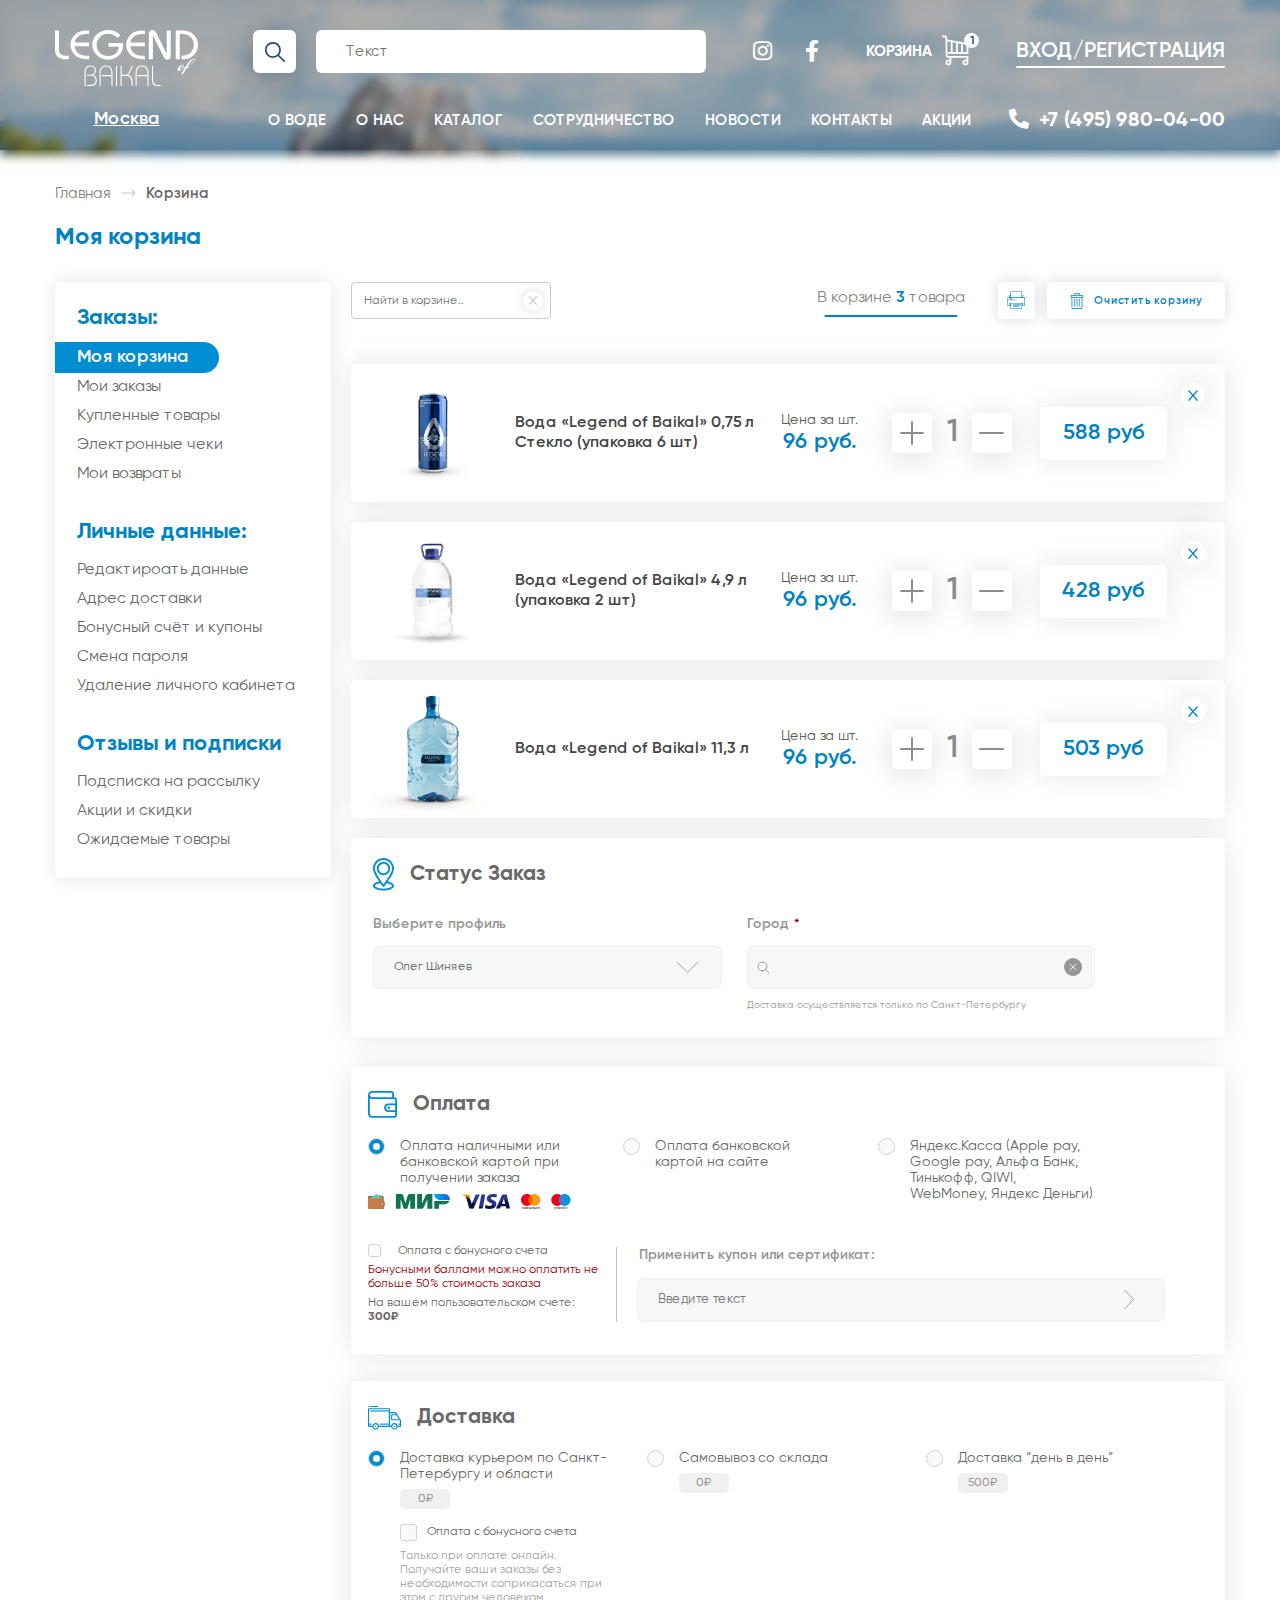
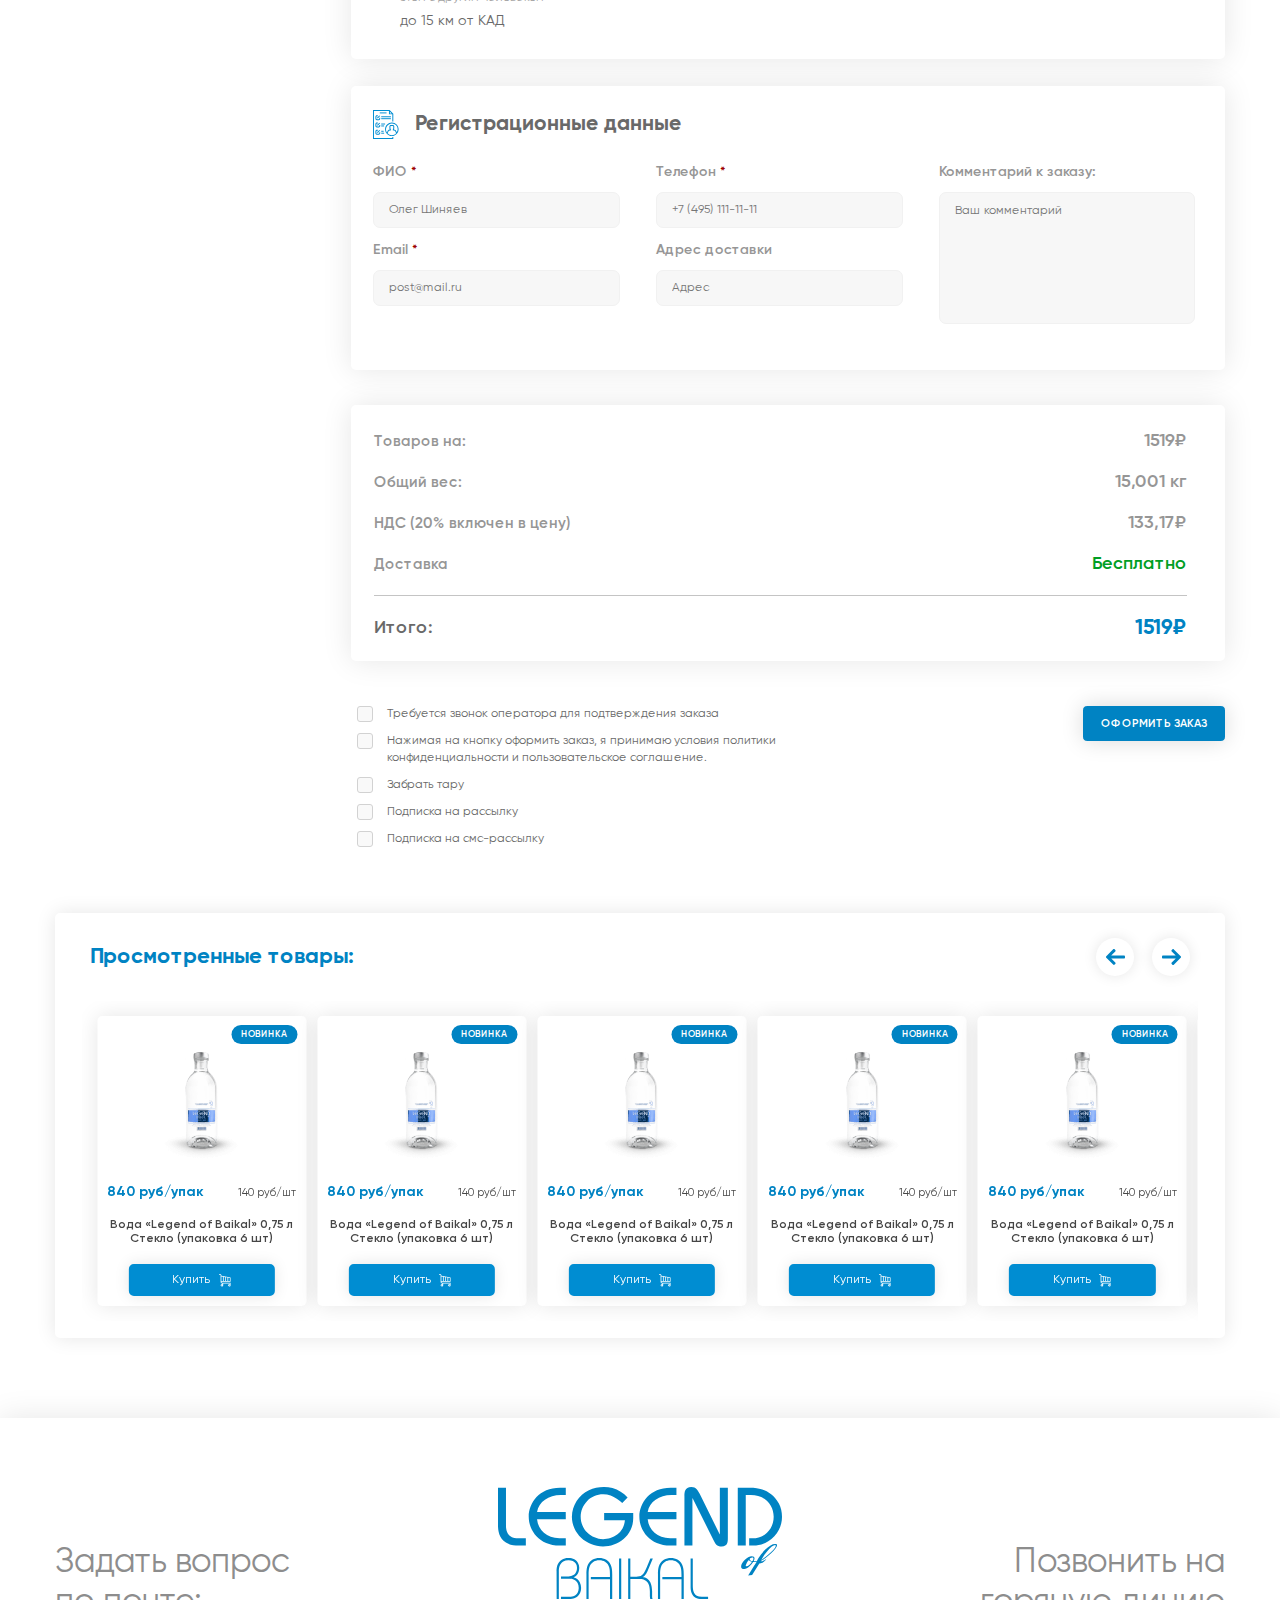
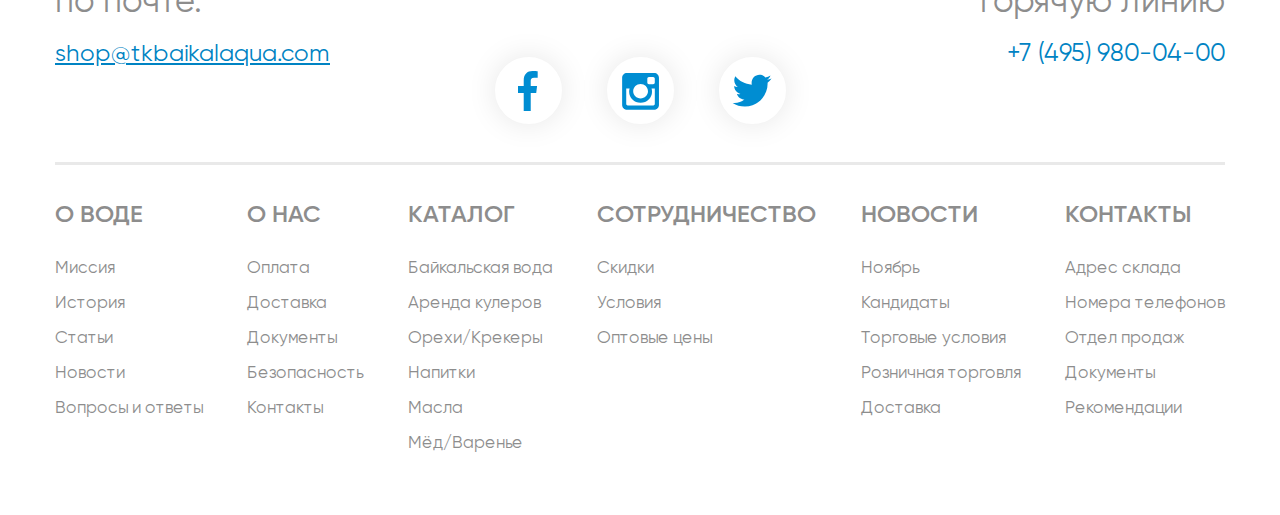
<file: cart.html>
<!DOCTYPE html>
<html lang="en">

<head>
    <meta charset="utf-8">
    <meta name="viewport" content="width=device-width, initial-scale=1.0">
    <title>Legend of Baikal</title>
    <link rel="stylesheet" href="css/swiper-bundle.min.css">
    <link rel="stylesheet" href="css/all.min.css">
    <link rel="stylesheet" href="css/style.css">
</head>
<body>
<main class="page">
<header class="header">
    <div class="header__container container">
        <div class="header__main-row not-mobile">
            <div class="header__column">
                <a class="header__logo" href="index.html">
                    <img src="img/logo-white.svg" alt="logo">
                </a>
                <div class="city dropdown">
                    <button class="city__current">Москва</button>
                    <div class="dropdown__menu">
                        <ul class="dropdown__list">
                            <li class="dropdown__item"><a class="dropdown__item-label city__item" href="#">Москва</a></li>
                            <li class="dropdown__item"><a class="dropdown__item-label city__item" href="#">Санкт-Петербург</a></li>
                            <li class="dropdown__item"><a class="dropdown__item-label city__item" href="#">Казань</a></li>
                            <li class="dropdown__item"><a class="dropdown__item-label city__item" href="#">Новороссийск</a></li>
                        </ul>
                    </div>
                </div>
            </div>
            <div class="header__column header__large">
                <div class="header__row">
                    <form action="#" class="search">
                        <button class="search__submit" type="submit">
                            <svg width="20" height="20" viewBox="0 0 20 20" xmlns="http://www.w3.org/2000/svg">
                                <path d="M19.7558 18.5775L14.0683 12.89C15.17 11.5292 15.8333 9.8 15.8333 7.91668C15.8333 3.55168 12.2816 0 7.91664 0C3.55164 0 0 3.55164 0 7.91664C0 12.2816 3.55168 15.8333 7.91668 15.8333C9.8 15.8333 11.5292 15.17 12.89 14.0683L18.5775 19.7558C18.74 19.9183 18.9533 20 19.1667 20C19.38 20 19.5934 19.9183 19.7559 19.7558C20.0817 19.43 20.0817 18.9033 19.7558 18.5775ZM7.91668 14.1666C4.47 14.1666 1.66668 11.3633 1.66668 7.91664C1.66668 4.46996 4.47 1.66664 7.91668 1.66664C11.3634 1.66664 14.1667 4.46996 14.1667 7.91664C14.1667 11.3633 11.3633 14.1666 7.91668 14.1666Z" fill="#21487B"/>
                            </svg>
                        </button>
                        <div class="search__block">
                            <input class="search__text" type="text" name="search" placeholder="Текст" required>
                        </div>
                    </form>
                    <div class="header__social">
                        <a class="header__link" href="#"><i class="fab fa-instagram"></i></a>
                        <a class="header__link" href="#"><i class="fab fa-facebook-f"></i></a>
                    </div>
                    <a class="header__cart not-tablet" href="#">
                        <span class="header__cart-text">Корзина</span>
                        <div class="header__cart-item">
                            <svg class="header__cart-icon" width="28" height="31" viewBox="0 0 28 31" xmlns="http://www.w3.org/2000/svg">
                                <path d="M27.3919 19.1429V8.01918L5.47837 4.06258V2.69505C5.47837 1.20902 4.26942 0 2.78338 0H0V1.82612H2.78332C3.26243 1.82612 3.65225 2.21594 3.65225 2.69505V19.5566C3.65225 21.5032 5.23586 23.0868 7.18245 23.0868H7.9132V25.1678C7.54012 25.0043 7.12852 24.9129 6.69579 24.9129C5.01758 24.9129 3.65225 26.2782 3.65225 27.9564C3.65225 29.6346 5.01758 31 6.69579 31C8.2713 31 9.5709 29.7966 9.72405 28.2608H9.73933V23.0868H25.5657V25.1678C25.1927 25.0043 24.781 24.9129 24.3483 24.9129C22.6701 24.9129 21.3048 26.2782 21.3048 27.9564C21.3048 29.6346 22.6701 31 24.3483 31C25.9238 31 27.2234 29.7966 27.3766 28.2608H27.3919V21.2606H7.18245C6.24279 21.2606 5.47837 20.4962 5.47837 19.5566V18.8385L27.3919 19.1429ZM6.69579 29.1738C6.0245 29.1738 5.47837 28.6277 5.47837 27.9564C5.47837 27.2851 6.0245 26.739 6.69579 26.739C7.36707 26.739 7.9132 27.2851 7.9132 27.9564C7.9132 28.6277 7.36707 29.1738 6.69579 29.1738ZM24.3483 29.1738C23.677 29.1738 23.1309 28.6277 23.1309 27.9564C23.1309 27.2851 23.677 26.739 24.3483 26.739C25.0196 26.739 25.5657 27.2851 25.5657 27.9564C25.5657 28.6277 25.0196 29.1738 24.3483 29.1738ZM14.609 17.1391L10.9567 17.0884V6.90737L14.609 7.56679V17.1391ZM16.4351 7.89652L19.783 8.50103V17.211L16.4351 17.1645V7.89652ZM9.13062 17.063L5.47837 17.0123V5.91822L9.13062 6.57764V17.063ZM25.5657 17.2913L21.6091 17.2363V8.83071L25.5657 9.54509V17.2913Z" fill="white"/>
                            </svg>
                            <div class="header__cart-count">1</div>
                        </div>
                    </a>
                    <div class="account">
                        <a class="account__link" href="#">Вход/регистрация</a>
                    </div>
                </div>
                <div class="header__row">
                    <div class="header__left header__large">
                        <nav class="nav">
                            <ul class="nav__list">
                                <li class="nav__list-item"><a class="nav__link" href="#">О воде</a></li>
                                <li class="nav__list-item dropdown">
                                    <a class="nav__link" href="#">О нас</a>
                                    <div class="dropdown__menu">
                                        <ul class="dropdown__list">
                                            <li class="dropdown__item">
                                                <input class="dropdown__item-check" id="dropdown0" type="checkbox">
                                                <label class="dropdown__item-label" for="dropdown0">
                                                    Новости индустрии
                                                    <svg width="6" height="9" viewBox="0 0 6 9" fill="none" xmlns="http://www.w3.org/2000/svg">
                                                        <path d="M6 4.50001C6 4.66131 5.92797 4.82259 5.78422 4.94557L1.25832 8.81537C0.970413 9.06154 0.503627 9.06154 0.21584 8.81537C-0.0719468 8.5693 -0.0719468 8.17026 0.21584 7.92407L4.22061 4.50001L0.21598 1.07594C-0.0718072 0.829771 -0.0718073 0.430768 0.21598 0.184717C0.503767 -0.0615721 0.970553 -0.0615721 1.25846 0.184717L5.78436 4.05446C5.92814 4.1775 6 4.33878 6 4.50001Z" fill="#0083C3"/>
                                                    </svg>
                                                    </label>
                                                <ul class="dropdown__list">
                                                    <li class="dropdown__item"><a href="#" class="dropdown__link">Новость</a></li>
                                                    <li class="dropdown__item"><a href="#" class="dropdown__link">Новость</a></li>
                                                </ul>
                                            </li>
                                            <li class="dropdown__item">
                                                <input class="dropdown__item-check" id="dropdown1" type="checkbox">
                                                <label class="dropdown__item-label" for="dropdown1">
                                                    Статьи и обзоры
                                                    <svg width="6" height="9" viewBox="0 0 6 9" fill="none" xmlns="http://www.w3.org/2000/svg">
                                                        <path d="M6 4.50001C6 4.66131 5.92797 4.82259 5.78422 4.94557L1.25832 8.81537C0.970413 9.06154 0.503627 9.06154 0.21584 8.81537C-0.0719468 8.5693 -0.0719468 8.17026 0.21584 7.92407L4.22061 4.50001L0.21598 1.07594C-0.0718072 0.829771 -0.0718073 0.430768 0.21598 0.184717C0.503767 -0.0615721 0.970553 -0.0615721 1.25846 0.184717L5.78436 4.05446C5.92814 4.1775 6 4.33878 6 4.50001Z" fill="#0083C3"/>
                                                    </svg>
                                                </label>
                                                <ul class="dropdown__list">
                                                    <li class="dropdown__item"><a href="#" class="dropdown__link">Статья</a></li>
                                                    <li class="dropdown__item"><a href="#" class="dropdown__link">Обзор</a></li>
                                                </ul>
                                            </li>
                                        </ul>
                                    </div>
                                </li>
                                <li class="nav__list-item dropdown dropdown-catalog">
                                    <a class="nav__link" href="#">Каталог</a>
                                    <div class="dropdown__menu">
                                        <div class="dropdown__table">
                                            <div class="dropdown__cell">
                                                <a href="#" class="dropdown__cell-link">
                                                    <img src="img/icons/header-catalog/1.svg" alt="">
                                                    <span>Байкальская вода</span>
                                                </a>
                                            </div>
                                            <div class="dropdown__cell">
                                                <a href="#" class="dropdown__cell-link">
                                                    <img src="img/icons/header-catalog/2.svg" alt="">
                                                    <span>Доставка воды</span>
                                                </a>
                                            </div>
                                            <div class="dropdown__cell">
                                                <a href="#" class="dropdown__cell-link">
                                                    <img src="img/icons/header-catalog/3.svg" alt="">
                                                    <span>Аренда кулеров</span>
                                                </a>
                                            </div>
                                            <div class="dropdown__cell">
                                                <a href="#" class="dropdown__cell-link">
                                                    <img src="img/icons/header-catalog/4.svg" alt="">
                                                    <span>Мёд/варенье</span>
                                                </a>
                                            </div>
                                            <div class="dropdown__cell">
                                                <a href="#" class="dropdown__cell-link">
                                                    <img src="img/icons/header-catalog/5.svg" alt="">
                                                    <span>Напитки</span>
                                                </a>
                                            </div>
                                            <div class="dropdown__cell">
                                                <a href="#" class="dropdown__cell-link">
                                                    <img src="img/icons/header-catalog/6.svg" alt="">
                                                    <span>Масло</span>
                                                </a>
                                            </div>
                                            <div class="dropdown__cell">
                                                <a href="#" class="dropdown__cell-link">
                                                    <img src="img/icons/header-catalog/7.svg" alt="">
                                                    <span>Орехи/крекеры</span>
                                                </a>
                                            </div>
                                            <div class="dropdown__cell">
                                                <a href="#" class="dropdown__cell-link">
                                                    <img src="img/icons/header-catalog/8.svg" alt="">
                                                    <span>Вода упаковка</span>
                                                </a>
                                            </div>
                                            <div class="dropdown__cell">
                                                <a href="#" class="dropdown__cell-link">
                                                    <img src="img/icons/header-catalog/9.svg" alt="">
                                                    <span>Бытовая&nbsp;химия /гигиена</span>
                                                </a>
                                            </div>
                                            <div class="dropdown__cell">
                                                <a href="#" class="dropdown__cell-link">
                                                    <img src="img/icons/header-catalog/10.svg" alt="">
                                                    <span>Посуда</span>
                                                </a>
                                            </div>
                                            <div class="dropdown__cell">
                                                <a href="#" class="dropdown__cell-link">
                                                    <img src="img/icons/header-catalog/11.svg" alt="">
                                                    <span>Помпы</span>
                                                </a>
                                            </div>
                                        </div>
                                    </div>
                                </li>
                                <li class="nav__list-item"><a class="nav__link" href="#">Сотрудничество</a></li>
                                <li class="nav__list-item not-tablet"><a class="nav__link" href="#">Новости</a></li>
                                <li class="nav__list-item not-tablet"><a class="nav__link" href="#">Контакты</a></li>
                                <li class="nav__list-item not-tablet"><a class="nav__link" href="#">Акции</a></li>
                                <li class="nav__list-item tablet dropdown">
                                    <a class="nav__link" href="#">Ещё...</a>
                                    <div class="dropdown__menu">
                                        <ul class="dropdown__list">
                                            <li class="dropdown__item"><a class="dropdown__item-label" href="#">Новости</a></li>
                                            <li class="dropdown__item"><a class="dropdown__item-label" href="#">Контакты</a></li>
                                            <li class="dropdown__item"><a class="dropdown__item-label" href="#">Акции</a></li>
                                        </ul>
                                    </div>
                                </li>
                            </ul>
                        </nav>
                    </div>
                    <div class="header__right header__short not-tablet">
                        <a class="header__phone" href="tel:+74959800400"><i class="fas fa-phone-alt"></i><span>+7 (495) 980-04-00</span></a>
                    </div>
                    <a class="header__cart tablet not-mobile" href="#">
                        <div class="header__cart-item">
                            <svg class="header__cart-icon" width="28" height="31" viewBox="0 0 28 31" xmlns="http://www.w3.org/2000/svg">
                                <path d="M27.3919 19.1429V8.01918L5.47837 4.06258V2.69505C5.47837 1.20902 4.26942 0 2.78338 0H0V1.82612H2.78332C3.26243 1.82612 3.65225 2.21594 3.65225 2.69505V19.5566C3.65225 21.5032 5.23586 23.0868 7.18245 23.0868H7.9132V25.1678C7.54012 25.0043 7.12852 24.9129 6.69579 24.9129C5.01758 24.9129 3.65225 26.2782 3.65225 27.9564C3.65225 29.6346 5.01758 31 6.69579 31C8.2713 31 9.5709 29.7966 9.72405 28.2608H9.73933V23.0868H25.5657V25.1678C25.1927 25.0043 24.781 24.9129 24.3483 24.9129C22.6701 24.9129 21.3048 26.2782 21.3048 27.9564C21.3048 29.6346 22.6701 31 24.3483 31C25.9238 31 27.2234 29.7966 27.3766 28.2608H27.3919V21.2606H7.18245C6.24279 21.2606 5.47837 20.4962 5.47837 19.5566V18.8385L27.3919 19.1429ZM6.69579 29.1738C6.0245 29.1738 5.47837 28.6277 5.47837 27.9564C5.47837 27.2851 6.0245 26.739 6.69579 26.739C7.36707 26.739 7.9132 27.2851 7.9132 27.9564C7.9132 28.6277 7.36707 29.1738 6.69579 29.1738ZM24.3483 29.1738C23.677 29.1738 23.1309 28.6277 23.1309 27.9564C23.1309 27.2851 23.677 26.739 24.3483 26.739C25.0196 26.739 25.5657 27.2851 25.5657 27.9564C25.5657 28.6277 25.0196 29.1738 24.3483 29.1738ZM14.609 17.1391L10.9567 17.0884V6.90737L14.609 7.56679V17.1391ZM16.4351 7.89652L19.783 8.50103V17.211L16.4351 17.1645V7.89652ZM9.13062 17.063L5.47837 17.0123V5.91822L9.13062 6.57764V17.063ZM25.5657 17.2913L21.6091 17.2363V8.83071L25.5657 9.54509V17.2913Z" fill="white"/>
                            </svg>                                    
                            <div class="header__cart-count">1</div>
                        </div>
                    </a>
                </div>
            </div>
        </div>
        <div class="header__main-row mobile">
            <div class="header__column">
                <a class="header__logo" href="index.html">
                    <img src="img/logo-white.svg" alt="logo">
                </a>
            </div>
            <div class="header__column">
                <div class="city dropdown">
                    <button class="city__current">Москва</button>
                    <div class="dropdown__menu">
                        <ul class="dropdown__list">
                            <li class="dropdown__item"><a class="dropdown__item-label city__item" href="#">Москва</a></li>
                            <li class="dropdown__item"><a class="dropdown__item-label city__item" href="#">Санкт-Петербург</a></li>
                            <li class="dropdown__item"><a class="dropdown__item-label city__item" href="#">Казань</a></li>
                            <li class="dropdown__item"><a class="dropdown__item-label city__item" href="#">Новороссийск</a></li>
                        </ul>
                    </div>
                </div>
                <a class="header__phone" href="tel:+74959800400"><span>+7 (495) 980-04-00</span></a>
            </div>
            <div class="header__column">
                <div class="header__row">
                    <a class="header__cart mobile" href="#">
                        <div class="header__cart-item">
                            <svg class="header__cart-icon" width="28" height="31" viewBox="0 0 28 31" xmlns="http://www.w3.org/2000/svg">
                                <path d="M27.3919 19.1429V8.01918L5.47837 4.06258V2.69505C5.47837 1.20902 4.26942 0 2.78338 0H0V1.82612H2.78332C3.26243 1.82612 3.65225 2.21594 3.65225 2.69505V19.5566C3.65225 21.5032 5.23586 23.0868 7.18245 23.0868H7.9132V25.1678C7.54012 25.0043 7.12852 24.9129 6.69579 24.9129C5.01758 24.9129 3.65225 26.2782 3.65225 27.9564C3.65225 29.6346 5.01758 31 6.69579 31C8.2713 31 9.5709 29.7966 9.72405 28.2608H9.73933V23.0868H25.5657V25.1678C25.1927 25.0043 24.781 24.9129 24.3483 24.9129C22.6701 24.9129 21.3048 26.2782 21.3048 27.9564C21.3048 29.6346 22.6701 31 24.3483 31C25.9238 31 27.2234 29.7966 27.3766 28.2608H27.3919V21.2606H7.18245C6.24279 21.2606 5.47837 20.4962 5.47837 19.5566V18.8385L27.3919 19.1429ZM6.69579 29.1738C6.0245 29.1738 5.47837 28.6277 5.47837 27.9564C5.47837 27.2851 6.0245 26.739 6.69579 26.739C7.36707 26.739 7.9132 27.2851 7.9132 27.9564C7.9132 28.6277 7.36707 29.1738 6.69579 29.1738ZM24.3483 29.1738C23.677 29.1738 23.1309 28.6277 23.1309 27.9564C23.1309 27.2851 23.677 26.739 24.3483 26.739C25.0196 26.739 25.5657 27.2851 25.5657 27.9564C25.5657 28.6277 25.0196 29.1738 24.3483 29.1738ZM14.609 17.1391L10.9567 17.0884V6.90737L14.609 7.56679V17.1391ZM16.4351 7.89652L19.783 8.50103V17.211L16.4351 17.1645V7.89652ZM9.13062 17.063L5.47837 17.0123V5.91822L9.13062 6.57764V17.063ZM25.5657 17.2913L21.6091 17.2363V8.83071L25.5657 9.54509V17.2913Z" fill="white"/>
                            </svg>
                            <div class="header__cart-count header__cart-count_invert">1</div>
                        </div>
                    </a>
                    <button class="header__burger _burger-opener">
                        <span></span>
                    </button>
                </div>
            </div>
        </div>
    </div>
</header>

<div class="burger mobile">
    <button class="burger__close _burger-closer">
        <svg width="21" height="21" viewBox="0 0 21 21" fill="none" xmlns="http://www.w3.org/2000/svg">
            <rect width="27.2817" height="1.94869" rx="0.974345" transform="matrix(0.695598 0.718431 -0.695598 0.718431 1.35547 0)" fill="white"/>
            <rect width="27.2817" height="1.94869" rx="0.974345" transform="matrix(-0.695598 0.718431 0.695598 0.718431 19.6445 0)" fill="white"/>
        </svg>
    </button>
    <div class="burger__social">
        <a href="#"><i class="fab fa-instagram"></i></a>
        <a href="#"><i class="fab fa-facebook-f"></i></a>
    </div>
    <div class="burger__main">
        <div class="burger__column">
            <a class="burger__logo" href="index.html">
                <img src="img/logo-white.svg" alt="logo">
            </a>
            <div class="city dropdown">
                <button class="city__current">Москва</button>
                <div class="dropdown__menu">
                    <ul class="dropdown__list">
                        <li class="dropdown__item"><a class="dropdown__item-label city__item" href="#">Москва</a></li>
                        <li class="dropdown__item"><a class="dropdown__item-label city__item" href="#">Санкт-Петербург</a></li>
                        <li class="dropdown__item"><a class="dropdown__item-label city__item" href="#">Казань</a></li>
                        <li class="dropdown__item"><a class="dropdown__item-label city__item" href="#">Новороссийск</a></li>
                    </ul>
                </div>
            </div>

        </div>
        <div class="burger__row">
            <a class="burger__phone" href="tel:+74959800400"><i class="fas fa-phone-alt"></i><span>+7 (495) 980-04-00</span></a>
            <div class="account">
                <a class="account__link" href="#">Вход/регистрация</a>
            </div>
        </div>

        <form action="#" class="search">
            <div class="search__block">
                <input class="search__text" type="text" name="search" placeholder="Текст" required>
            </div>
            <button class="search__submit" type="submit">
                <svg width="20" height="20" viewBox="0 0 20 20" xmlns="http://www.w3.org/2000/svg">
                    <path d="M19.7558 18.5775L14.0683 12.89C15.17 11.5292 15.8333 9.8 15.8333 7.91668C15.8333 3.55168 12.2816 0 7.91664 0C3.55164 0 0 3.55164 0 7.91664C0 12.2816 3.55168 15.8333 7.91668 15.8333C9.8 15.8333 11.5292 15.17 12.89 14.0683L18.5775 19.7558C18.74 19.9183 18.9533 20 19.1667 20C19.38 20 19.5934 19.9183 19.7559 19.7558C20.0817 19.43 20.0817 18.9033 19.7558 18.5775ZM7.91668 14.1666C4.47 14.1666 1.66668 11.3633 1.66668 7.91664C1.66668 4.46996 4.47 1.66664 7.91668 1.66664C11.3634 1.66664 14.1667 4.46996 14.1667 7.91664C14.1667 11.3633 11.3633 14.1666 7.91668 14.1666Z" fill="#21487B"/>
                </svg>
            </button>
        </form>

        <div class="burger__lists">
            <ul class="burger__list">
                <li class="burger__item"><a class="burger__link" href="#">О воде</a></li>
                <li class="burger__item burger__dropdown">
                    <input type="checkbox" id="burgerDropdowncheck0" name="burgerDropdowncheck0">
                    <label for="burgerDropdowncheck0">
                        <span>Каталог</span>
                        <svg width="18" height="11" viewBox="0 0 18 11" fill="none" xmlns="http://www.w3.org/2000/svg">
                            <path d="M9.00003 -7.86802e-07C9.32263 -7.586e-07 9.64518 0.132051 9.89114 0.3956L17.6307 8.69309C18.1231 9.22091 18.1231 10.0767 17.6307 10.6043C17.1386 11.1319 16.3405 11.1319 15.8481 10.6043L9.00003 3.26222L2.15188 10.604C1.65954 11.1316 0.861536 11.1316 0.369434 10.604C-0.123144 10.0764 -0.123144 9.22065 0.369435 8.69283L8.10893 0.395343C8.355 0.131751 8.67755 -8.14994e-07 9.00003 -7.86802e-07Z" fill="white"/>
                        </svg>
                    </label>
                    <ul class="burger__dropdown-list">
                        <li class="burger__dropdown-item"><a class="burger__dropdown-link" href="">Байкальская вода</a></li>
                        <li class="burger__dropdown-item"><a class="burger__dropdown-link" href="">Оборудование для воды</a></li>
                        <li class="burger__dropdown-item"><a class="burger__dropdown-link" href="">Аренда кулеров</a></li>
                        <li class="burger__dropdown-item"><a class="burger__dropdown-link" href="">Орехи/Крекеры</a></li>
                        <li class="burger__dropdown-item"><a class="burger__dropdown-link" href="">Товары в офис</a></li>
                        <li class="burger__dropdown-item"><a class="burger__dropdown-link" href="">Напитки</a></li>
                        <li class="burger__dropdown-item"><a class="burger__dropdown-link" href="">Масла</a></li>
                        <li class="burger__dropdown-item"><a class="burger__dropdown-link" href="">Мёд/Варенье</a></li>
                    </ul>
                </li>
                <li class="burger__item"><a class="burger__link" href="#">Сотрудничество</a></li>
                <li class="burger__item"><a class="burger__link" href="#">Акции</a></li>
            </ul>
            <ul class="burger__list">
                <li class="burger__item"><a class="burger__link" href="#">О нас</a></li>
                <li class="burger__item"><a class="burger__link" href="#">Новости</a></li>
                <li class="burger__item"><a class="burger__link" href="#">Контакты</a></li>
                <li class="burger__item"><a class="burger__link" href="#"><span>Корзина</span><div class="header__cart-count">1</div></a></li>
            </ul>
        </div>
    </div>
</div>    <div class="content">

        <section class="breadcrumbs">
            <div class="container">
                <div class="breadcrumbs__items">
                    <div class="breadcrumbs__item">
                        <a class="breadcrumbs__link" href="#">Главная</a>
                    </div>
                    <div class="breadcrumbs__item">
                        <a class="breadcrumbs__link" href="#">Корзина</a>
                    </div>
                </div>
            </div>
        </section>
        <div class="cart container">
            <h5 class="cart__title">Моя корзина</h5>
            <div class="cart-main">
                <div class="cart-main__left">
                    <div class="cart-nav">
                        <h5 class="cart-nav__title">Заказы:</h5>
                        <ul class="cart-nav__list">
                            <li class="cart-nav__item">
                                <a href="#" class="cart-nav__link active">Моя корзина</a>
                            </li>
                            <li class="cart-nav__item">
                                <a href="#" class="cart-nav__link">Мои заказы</a>
                            </li>
                            <li class="cart-nav__item">
                                <a href="#" class="cart-nav__link">Купленные товары</a>
                            </li>
                            <li class="cart-nav__item">
                                <a href="#" class="cart-nav__link">Электронные чеки</a>
                            </li>
                            <li class="cart-nav__item">
                                <a href="#" class="cart-nav__link">Мои возвраты</a>
                            </li>
                        </ul>
                        <h5 class="cart-nav__title">Личные данные:</h5>
                        <ul class="cart-nav__list">
                            <li class="cart-nav__item">
                                <a href="#" class="cart-nav__link">Редактироать данные</a>
                            </li>
                            <li class="cart-nav__item">
                                <a href="#" class="cart-nav__link">Адрес доставки</a>
                            </li>
                            <li class="cart-nav__item">
                                <a href="#" class="cart-nav__link">Бонусный счёт и купоны</a>
                            </li>
                            <li class="cart-nav__item">
                                <a href="#" class="cart-nav__link">Смена пароля</a>
                            </li>
                            <li class="cart-nav__item">
                                <a href="#" class="cart-nav__link">Удаление личного кабинета</a>
                            </li>
                        </ul>
                        <h5 class="cart-nav__title">Отзывы и подписки</h5>
                        <ul class="cart-nav__list">
                            <li class="cart-nav__item">
                                <a href="#" class="cart-nav__link">Подсписка на рассылку</a>
                            </li>
                            <li class="cart-nav__item">
                                <a href="#" class="cart-nav__link">Акции и скидки</a>
                            </li>
                            <li class="cart-nav__item">
                                <a href="#" class="cart-nav__link">Ожидаемые товары</a>
                            </li>
                        </ul>
                    </div>
                </div>
                <div class="cart-main__right">
                    <form class="cart-main__search" action="#">
                        <input type="text" placeholder="Найти в корзине..">
                        <button type="reset">
                            <svg width="8" height="9" viewBox="0 0 8 9" fill="none" xmlns="http://www.w3.org/2000/svg">
                                <path d="M4.73292 4.50007L7.84796 0.995468C8.05068 0.767509 8.05068 0.398929 7.84796 0.17097C7.64533 -0.0569899 7.31771 -0.0569899 7.11509 0.17097L3.99995 3.67557L0.884913 0.17097C0.682192 -0.0569899 0.354668 -0.0569899 0.152041 0.17097C-0.0506804 0.398929 -0.0506804 0.767509 0.152041 0.995468L3.26708 4.50007L0.152041 8.00467C-0.0506804 8.23263 -0.0506804 8.6012 0.152041 8.82916C0.253022 8.94288 0.385797 9 0.518477 9C0.651157 9 0.783837 8.94288 0.884913 8.82916L3.99995 5.32456L7.11509 8.82916C7.21616 8.94288 7.34884 9 7.48152 9C7.6142 9 7.74688 8.94288 7.84796 8.82916C8.05068 8.6012 8.05068 8.23263 7.84796 8.00467L4.73292 4.50007Z" fill="#C5C5C5"/>
                            </svg>
                        </button>
                    </form>
                    <form class="cart-main__form" action="#">
                        <div class="cart-items">
                            <div class="cart-items__top">
                                <p class="cart-items__count">В корзине <span>3</span> товара</p>
                                <div class="cart-items__print">
                                    <svg width="19" height="20" viewBox="0 0 19 20" fill="none" xmlns="http://www.w3.org/2000/svg">
                                        <path d="M18.6833 6.83333H17.1V4.61667C17.1 4.44179 16.9582 4.3 16.7833 4.3H15.8333V0.816667C15.8333 0.641787 15.6915 0.5 15.5167 0.5H3.48333C3.30845 0.5 3.16667 0.641787 3.16667 0.816667V4.3H2.21667C2.04179 4.3 1.9 4.44179 1.9 4.61667V6.83333H0.316667C0.141787 6.83333 0 6.97512 0 7.15V16.0167C0 16.1915 0.141787 16.3333 0.316667 16.3333H3.16667V19.1833C3.16667 19.3582 3.30845 19.5 3.48333 19.5H15.5167C15.6915 19.5 15.8333 19.3582 15.8333 19.1833V16.3333H18.6833C18.8582 16.3333 19 16.1915 19 16.0167V7.15C19 6.97512 18.8582 6.83333 18.6833 6.83333ZM15.8333 4.93333H16.4667V6.83333H15.8333V4.93333ZM3.8 1.13333H15.2V6.83333H3.8V1.13333ZM2.53333 4.93333H3.16667V6.83333H2.53333V4.93333ZM3.16667 14.4333H2.85V13.4833H3.16667V14.4333ZM15.2 18.8667H3.8V13.4833H15.2V18.8667ZM18.3667 15.7H15.8333V15.0667H16.4667C16.6415 15.0667 16.7833 14.9249 16.7833 14.75V13.1667C16.7833 12.9918 16.6415 12.85 16.4667 12.85H2.53333C2.35845 12.85 2.21667 12.9918 2.21667 13.1667V14.75C2.21667 14.9249 2.35845 15.0667 2.53333 15.0667H3.16667V15.7H0.633333V7.46667H18.3667V15.7ZM15.8333 14.4333V13.4833H16.15V14.4333H15.8333Z" fill="#0083C3"/>
                                        <path d="M14.1996 14.2012H7.59961V14.8012H14.1996V14.2012Z" fill="#0083C3"/>
                                        <path d="M14.1998 15.4004H5.7998V16.0004H14.1998V15.4004Z" fill="#0083C3"/>
                                        <path d="M12.3998 16.6016H5.7998V17.2016H12.3998V16.6016Z" fill="#0083C3"/>
                                        <path d="M6.9998 14.2012H5.7998V14.8012H6.9998V14.2012Z" fill="#0083C3"/>
                                        <path d="M4.9002 8.19922H2.5002C2.33452 8.19922 2.2002 8.33354 2.2002 8.49922V9.69922C2.2002 9.86489 2.33452 9.99922 2.5002 9.99922H4.9002C5.06587 9.99922 5.2002 9.86489 5.2002 9.69922V8.49922C5.2002 8.33354 5.06587 8.19922 4.9002 8.19922ZM4.6002 9.39922H2.8002V8.79922H4.6002V9.39922Z" fill="#0083C3"/>
                                        <path d="M8.7998 9.40039H5.7998V10.0004H8.7998V9.40039Z" fill="#0083C3"/>
                                        <path d="M10.0004 9.40039H9.40039V10.0004H10.0004V9.40039Z" fill="#0083C3"/>
                                    </svg>
                                </div>
                                <button class="cart-items__clear">
                                    <svg width="14" height="16" viewBox="0 0 14 16" fill="none" xmlns="http://www.w3.org/2000/svg">
                                        <path d="M9.20674 5.79688C8.99977 5.79688 8.83203 5.96462 8.83203 6.17158V13.2536C8.83203 13.4604 8.99977 13.6283 9.20674 13.6283C9.41371 13.6283 9.58145 13.4604 9.58145 13.2536V6.17158C9.58145 5.96462 9.41371 5.79688 9.20674 5.79688Z" fill="#0083C3"/>
                                        <path d="M4.78486 5.79688C4.5779 5.79688 4.41016 5.96462 4.41016 6.17158V13.2536C4.41016 13.4604 4.5779 13.6283 4.78486 13.6283C4.99183 13.6283 5.15957 13.4604 5.15957 13.2536V6.17158C5.15957 5.96462 4.99183 5.79688 4.78486 5.79688Z" fill="#0083C3"/>
                                        <path d="M1.56227 4.76335V13.9953C1.56227 14.541 1.76236 15.0534 2.11189 15.4211C2.45981 15.7898 2.944 15.9991 3.45073 16H10.5403C11.0472 15.9991 11.5314 15.7898 11.8791 15.4211C12.2287 15.0534 12.4288 14.541 12.4288 13.9953V4.76335C13.1236 4.57893 13.5738 3.90768 13.4809 3.19471C13.3878 2.48189 12.7805 1.94867 12.0615 1.94852H10.143V1.48014C10.1452 1.08626 9.9895 0.708039 9.71067 0.42979C9.43183 0.151688 9.05303 -0.0031709 8.65915 4.92333e-05H5.33188C4.93799 -0.0031709 4.55919 0.151688 4.28036 0.42979C4.00152 0.708039 3.84579 1.08626 3.84798 1.48014V1.94852H1.92951C1.21055 1.94867 0.60326 2.48189 0.510169 3.19471C0.417224 3.90768 0.867457 4.57893 1.56227 4.76335ZM10.5403 15.2506H3.45073C2.81007 15.2506 2.31169 14.7002 2.31169 13.9953V4.79629H11.6793V13.9953C11.6793 14.7002 11.181 15.2506 10.5403 15.2506ZM4.59739 1.48014C4.5949 1.28503 4.6716 1.09724 4.81007 0.959502C4.94839 0.821768 5.13662 0.746095 5.33188 0.749461H8.65915C8.85441 0.746095 9.04264 0.821768 9.18096 0.959502C9.31942 1.09709 9.39612 1.28503 9.39363 1.48014V1.94852H4.59739V1.48014ZM1.92951 2.69793H12.0615C12.434 2.69793 12.736 2.99989 12.736 3.3724C12.736 3.74492 12.434 4.04688 12.0615 4.04688H1.92951C1.557 4.04688 1.25504 3.74492 1.25504 3.3724C1.25504 2.99989 1.557 2.69793 1.92951 2.69793Z" fill="#0083C3"/>
                                        <path d="M6.9958 5.79688C6.78883 5.79688 6.62109 5.96462 6.62109 6.17158V13.2536C6.62109 13.4604 6.78883 13.6283 6.9958 13.6283C7.20277 13.6283 7.37051 13.4604 7.37051 13.2536V6.17158C7.37051 5.96462 7.20277 5.79688 6.9958 5.79688Z" fill="#0083C3"/>
                                    </svg>
                                    <span>Очистить корзину</span>
                                </button>
                            </div>
                            <div class="cart-items__items">
                                <div class="cart-item">
                                    <div class="cart-item__left">
                                        <div class="cart-item__image">
                                            <img src="img/products/3.png" alt="">
                                        </div>
                                        <div class="cart-item__title">
                                            <span>Вода «Legend of Baikal» 0,75 л Стекло (упаковка 6 шт)</span>
                                        </div>
                                    </div>
                                    <div class="cart-item__single">
                                        <p class="cart-item__single-title">Цена за шт.</p>
                                        <p class="cart-item__single-price">96 руб.</p>
                                    </div>
                                    <div class="cart-item__count">
                                        <div class="cart-item__plus">
                                            <svg width="24" height="24" viewBox="0 0 24 24" fill="none" xmlns="http://www.w3.org/2000/svg">
                                                <rect y="11" width="24" height="2" rx="1" fill="#8D8D8D"/>
                                                <rect x="13" width="24" height="2" rx="0.999999" transform="rotate(90 13 0)" fill="#8D8D8D"/>
                                            </svg>
                                        </div>
                                        <span class="cart-item__total">1</span>
                                        <div class="cart-item__minus">
                                            <svg width="25" height="2" viewBox="0 0 25 2" fill="none" xmlns="http://www.w3.org/2000/svg">
                                                <rect width="25" height="2" rx="1" fill="#8D8D8D"/>
                                            </svg>
                                        </div>
                                    </div>
                                    <div class="cart-item__price">
                                        <span>588 руб</span>
                                    </div>
                                    <div class="cart-item__remove">
                                        <svg width="10" height="11" viewBox="0 0 10 11" fill="none" xmlns="http://www.w3.org/2000/svg">
                                            <path d="M5.8797 5.5993L9.61775 1.39378C9.86101 1.12023 9.86101 0.677934 9.61775 0.404382C9.37459 0.130831 8.98145 0.130831 8.7383 0.404382L5.00014 4.6099L1.26209 0.404382C1.01883 0.130831 0.625796 0.130831 0.382645 0.404382C0.139379 0.677934 0.139379 1.12023 0.382645 1.39378L4.12069 5.5993L0.382645 9.80482C0.139379 10.0784 0.139379 10.5207 0.382645 10.7942C0.503822 10.9307 0.663152 10.9992 0.822368 10.9992C0.981584 10.9992 1.1408 10.9307 1.26209 10.7942L5.00014 6.5887L8.7383 10.7942C8.85959 10.9307 9.01881 10.9992 9.17802 10.9992C9.33724 10.9992 9.49646 10.9307 9.61775 10.7942C9.86101 10.5207 9.86101 10.0784 9.61775 9.80482L5.8797 5.5993Z" fill="#0083C3"/>
                                        </svg>
                                    </div>
                                </div>
                                <div class="cart-item">
                                    <div class="cart-item__left">
                                        <div class="cart-item__image">
                                            <img src="img/products/5.png" alt="">
                                        </div>
                                        <div class="cart-item__title">
                                            <span>Вода «Legend of Baikal» 4,9 л (упаковка 2 шт)</span>
                                        </div>
                                    </div>
                                    <div class="cart-item__single">
                                        <p class="cart-item__single-title">Цена за шт.</p>
                                        <p class="cart-item__single-price">96 руб.</p>
                                    </div>
                                    <div class="cart-item__count">
                                        <div class="cart-item__plus">
                                            <svg width="24" height="24" viewBox="0 0 24 24" fill="none" xmlns="http://www.w3.org/2000/svg">
                                                <rect y="11" width="24" height="2" rx="1" fill="#8D8D8D"/>
                                                <rect x="13" width="24" height="2" rx="0.999999" transform="rotate(90 13 0)" fill="#8D8D8D"/>
                                            </svg>
                                        </div>
                                        <span class="cart-item__total">1</span>
                                        <div class="cart-item__minus">
                                            <svg width="25" height="2" viewBox="0 0 25 2" fill="none" xmlns="http://www.w3.org/2000/svg">
                                                <rect width="25" height="2" rx="1" fill="#8D8D8D"/>
                                            </svg>
                                        </div>
                                    </div>
                                    <div class="cart-item__price">
                                        <span>428 руб</span>
                                    </div>
                                    <div class="cart-item__remove">
                                        <svg width="10" height="11" viewBox="0 0 10 11" fill="none" xmlns="http://www.w3.org/2000/svg">
                                            <path d="M5.8797 5.5993L9.61775 1.39378C9.86101 1.12023 9.86101 0.677934 9.61775 0.404382C9.37459 0.130831 8.98145 0.130831 8.7383 0.404382L5.00014 4.6099L1.26209 0.404382C1.01883 0.130831 0.625796 0.130831 0.382645 0.404382C0.139379 0.677934 0.139379 1.12023 0.382645 1.39378L4.12069 5.5993L0.382645 9.80482C0.139379 10.0784 0.139379 10.5207 0.382645 10.7942C0.503822 10.9307 0.663152 10.9992 0.822368 10.9992C0.981584 10.9992 1.1408 10.9307 1.26209 10.7942L5.00014 6.5887L8.7383 10.7942C8.85959 10.9307 9.01881 10.9992 9.17802 10.9992C9.33724 10.9992 9.49646 10.9307 9.61775 10.7942C9.86101 10.5207 9.86101 10.0784 9.61775 9.80482L5.8797 5.5993Z" fill="#0083C3"/>
                                        </svg>
                                    </div>
                                </div>
                                <div class="cart-item">
                                    <div class="cart-item__left">
                                        <div class="cart-item__image">
                                            <img src="img/products/9.png" alt="">
                                        </div>
                                        <div class="cart-item__title">
                                            <span>Вода «Legend of Baikal» 11,3 л</span>
                                        </div>
                                    </div>
                                    <div class="cart-item__single">
                                        <p class="cart-item__single-title">Цена за шт.</p>
                                        <p class="cart-item__single-price">96 руб.</p>
                                    </div>
                                    <div class="cart-item__count">
                                        <div class="cart-item__plus">
                                            <svg width="24" height="24" viewBox="0 0 24 24" fill="none" xmlns="http://www.w3.org/2000/svg">
                                                <rect y="11" width="24" height="2" rx="1" fill="#8D8D8D"/>
                                                <rect x="13" width="24" height="2" rx="0.999999" transform="rotate(90 13 0)" fill="#8D8D8D"/>
                                            </svg>
                                        </div>
                                        <span class="cart-item__total">1</span>
                                        <div class="cart-item__minus">
                                            <svg width="25" height="2" viewBox="0 0 25 2" fill="none" xmlns="http://www.w3.org/2000/svg">
                                                <rect width="25" height="2" rx="1" fill="#8D8D8D"/>
                                            </svg>
                                        </div>
                                    </div>
                                    <div class="cart-item__price">
                                        <span>503 руб</span>
                                    </div>
                                    <div class="cart-item__remove">
                                        <svg width="10" height="11" viewBox="0 0 10 11" fill="none" xmlns="http://www.w3.org/2000/svg">
                                            <path d="M5.8797 5.5993L9.61775 1.39378C9.86101 1.12023 9.86101 0.677934 9.61775 0.404382C9.37459 0.130831 8.98145 0.130831 8.7383 0.404382L5.00014 4.6099L1.26209 0.404382C1.01883 0.130831 0.625796 0.130831 0.382645 0.404382C0.139379 0.677934 0.139379 1.12023 0.382645 1.39378L4.12069 5.5993L0.382645 9.80482C0.139379 10.0784 0.139379 10.5207 0.382645 10.7942C0.503822 10.9307 0.663152 10.9992 0.822368 10.9992C0.981584 10.9992 1.1408 10.9307 1.26209 10.7942L5.00014 6.5887L8.7383 10.7942C8.85959 10.9307 9.01881 10.9992 9.17802 10.9992C9.33724 10.9992 9.49646 10.9307 9.61775 10.7942C9.86101 10.5207 9.86101 10.0784 9.61775 9.80482L5.8797 5.5993Z" fill="#0083C3"/>
                                        </svg>
                                    </div>
                                </div>
                            </div>
                        </div>
                        <div class="cart-order">
                            <div class="cart-order__top">
                                <div class="cart-order__icon">
                                    <img src="img/icons/geo-marker.svg" alt="">
                                </div>
                                <h5 class="cart-order__title">Статус Заказ</h5>
                            </div>
                            <div class="cart-order__items">
                                <div class="cart-order__item">
                                    <p class="cart-order__item-title">Выберите профиль</p>
                                    <div class="cart-order__block">
                                        <div class="cart-order__select __select" data-state="">
                                            <div class="__select__title" data-default="Олег Шиняев">Олег Шиняев</div>
                                            <div class="__select__arrow">
                                                <svg width="27" height="14" viewBox="0 0 27 14" fill="none" xmlns="http://www.w3.org/2000/svg">
                                                    <path d="M26 1L13.5 13L1 1" stroke="#969696"/>
                                                </svg>
                                            </div>
                                            <div class="__select__content">
                                                <input id="profile0" class="__select__input" type="radio" name="profile" value="Олег Шиняев" checked />
                                                <label for="profile0" class="__select__label">Олег Шиняев</label>
                                                <input id="profile1" class="__select__input" type="radio" name="profile" value="Виктор Токарев" />
                                                <label for="profile1" class="__select__label">Виктор Токарев </label>
                                                <input id="profile2" class="__select__input" type="radio" name="profile" value="Павел Кучков" />
                                                <label for="profile2" class="__select__label">Павел Кучков</label>
                                                <input id="profile3" class="__select__input" type="radio" name="profile" value="Андрей Синицын" />
                                                <label for="profile3" class="__select__label">Андрей Синицын</label>
                                            </div>
                                        </div>
                                    </div>
                                </div>
                                <div class="cart-order__item">
                                    <p class="cart-order__item-title required-mark">Город</p>
                                    <div class="cart-order__block">
                                        <div class="cart-order__block-icon">
                                            <svg width="13" height="13" viewBox="0 0 13 13" fill="none" xmlns="http://www.w3.org/2000/svg">
                                                <path d="M5.44447 9.88894C7.89908 9.88894 9.88894 7.89908 9.88894 5.44447C9.88894 2.98986 7.89908 1 5.44447 1C2.98986 1 1 2.98986 1 5.44447C1 7.89908 2.98986 9.88894 5.44447 9.88894Z" stroke="#969696" stroke-linecap="round" stroke-linejoin="round"/>
                                                <path d="M12 12L9 9" stroke="#969696" stroke-linecap="round" stroke-linejoin="round"/>
                                            </svg>
                                        </div>
                                        <input type="text" required>
                                        <button class="cart-order__clear" type="button">
                                            <svg width="10" height="10" viewBox="0 0 10 10" fill="none" xmlns="http://www.w3.org/2000/svg">
                                                <path d="M8.60039 1.3999L1.40039 8.5999" stroke="#F6F6F6" stroke-linecap="round" stroke-linejoin="round"/>
                                                <path d="M1.40039 1.3999L8.60039 8.5999" stroke="#F6F6F6" stroke-linecap="round" stroke-linejoin="round"/>
                                            </svg>
                                        </button>
                                    </div>
                                    <p class="cart-order__item-subtext">Доставка осуществляется только по Санкт-Петербургу</p>
                                </div>
                            </div>
                        </div>
                        <div class="cart-payment">
                            <div class="cart-payment__top">
                                <div class="cart-payment__icon">
                                    <img src="img/icons/wallet.svg" alt="">
                                </div>
                                <h5 class="cart-payment__title">Оплата</h5>
                            </div>
                            <div class="cart-payment__main">
                                <div class="cart-payment__types">
                                    <div class="cart-payment__type">
                                        <input id="payment1" type="radio" name="payment" value="payment1" checked>
                                        <label for="payment1">Оплата наличными или банковской картой при получении заказа</label>
                                        <div class="cart-payment__cards">
                                            <img src="img/cart-page/cart1.png" alt="">
                                            <img src="img/cart-page/cart2.png" alt="">
                                            <img src="img/cart-page/cart3.png" alt="">
                                            <img src="img/cart-page/cart4.png" alt="">
                                            <img src="img/cart-page/cart5.png" alt="">
                                        </div>
                                    </div>
                                    <div class="cart-payment__type">
                                        <input id="payment2" type="radio" name="payment" value="payment2">
                                        <label for="payment2">Оплата банковской картой на сайте</label>
                                    </div>
                                    <div class="cart-payment__type">
                                        <input id="payment3" type="radio" name="payment" value="payment3">
                                        <label for="payment3">Яндекс.Касса (Apple pay, Google pay, Альфа Банк, Тинькофф, QIWI, WebMoney, Яндекс Деньги)</label>
                                    </div>
                                </div>
                                <div class="cart-payment__bottom">
                                    <div class="cart-payment__bonus">
                                        <div class="cart-payment__bonus-check">
                                            <input id="bonus" type="checkbox" name="bonus" value="true">
                                            <label for="bonus">Оплата с бонусного счета</label>
                                        </div>
                                        <p class="cart-payment__bonus-desc">Бонусными баллами можно оплатить не больше 50% стоимость заказа</p>
                                        <p class="cart-payment__bonus-desc-under">На вашем пользовательском счете: <span>300₽</span> </p>
                                    </div>
                                    <div class="cart-payment__coupon">
                                        <p class="cart-payment__coupon-title">Применить купон или сертификат:</p>
                                        <div class="cart-payment__coupon-block">
                                            <input type="text" name="coupon" placeholder="Введите текст">
                                            <button type="button">
                                                <svg width="12" height="23" viewBox="0 0 12 23" fill="none" xmlns="http://www.w3.org/2000/svg">
                                                    <path d="M0.999999 1L11 11.5L1 22" stroke="#969696"/>
                                                </svg>
                                            </button>
                                        </div>
                                    </div>
                                </div>
                            </div>
                        </div>
                        <div class="cart-delivery">
                            <div class="cart-delivery__top">
                                <div class="cart-delivery__icon">
                                    <img src="img/icons/delivery.svg" alt="">
                                </div>
                                <h5 class="cart-delivery__title">Доставка</h5>
                            </div>
                            <div class="cart-delivery__main">
                                <div class="cart-delivery__types">
                                    <div class="cart-delivery__type">
                                        <input id="delivery1" type="radio" name="delivery" value="delivery1" checked>
                                        <label for="delivery1">Доставка курьером по Санкт-Петербургу и области
                                        <span class="cart-delivery__price">0₽</span></label>
                                    </div>
                                    <div class="cart-delivery__type">
                                        <input id="delivery2" type="radio" name="delivery" value="delivery2">
                                        <label for="delivery2">Самовывоз со склада
                                        <span class="cart-delivery__price">0₽</span></label>
                                    </div>
                                    <div class="cart-delivery__type">
                                        <input id="delivery3" type="radio" name="delivery" value="delivery3">
                                        <label for="delivery3">Доставка “день в день”
                                        <span class="cart-delivery__price">500₽</span></label>
                                    </div>
                                    <div class="cart-delivery__bonus">
                                        <div class="cart-delivery__bonus-check">
                                            <input id="bonus1" type="checkbox" name="bonus1" value="true">
                                            <label for="bonus1">Оплата с бонусного счета</label>
                                        </div>
                                        <p class="cart-delivery__bonus-desc">Только при оплате онлайн. Получайте ваши заказы без необходимости соприкасаться при этом с другим человеком</p>
                                        <p class="cart-delivery__bonus-desc-under">до 15 км от КАД</p>
                                    </div>
                                </div>
                            </div>
                        </div>
                        <div class="cart-reg">
                            <div class="cart-reg__top">
                                <div class="cart-reg__icon">
                                    <img src="img/icons/form.svg" alt="">
                                </div>
                                <h5 class="cart-reg__title">Регистрационные данные</h5>
                            </div>
                            <div class="cart-reg__row">
                                <div class="cart-reg__left">
                                    <div class="cart-reg__row">
                                        <div class="cart-reg__column">
                                            <div class="cart-reg__block">
                                                <p class="cart-reg__block-title required-mark">ФИО</p>
                                                <input type="text" name="FIO" placeholder="Олег Шиняев" required>
                                            </div>
                                        </div>
                                        <div class="cart-reg__column">
                                            <div class="cart-reg__block">
                                                <p class="cart-reg__block-title required-mark">Телефон</p>
                                                <input type="text" name="phone" placeholder="+7 (495) 111-11-11" required>
                                            </div>
                                        </div>
                                    </div>
                                    <div class="cart-reg__row">
                                        <div class="cart-reg__column">
                                            <div class="cart-reg__block">
                                                <p class="cart-reg__block-title required-mark">Email</p>
                                                <input type="text" name="email" placeholder="post@mail.ru" required>
                                            </div>
                                        </div>
                                        <div class="cart-reg__column">
                                            <div class="cart-reg__block">
                                                <p class="cart-reg__block-title">Адрес доставки</p>
                                                <input type="text" name="address" placeholder="Адрес">
                                            </div>
                                        </div>
                                    </div>
                                </div>
                                <div class="cart-reg__right">
                                    <div class="cart-reg__block">
                                        <p class="cart-reg__block-title">Комментарий к заказу:</p>
                                        <textarea name="commentary" placeholder="Ваш комментарий"></textarea>
                                    </div>
                                </div>
                            </div>
                        </div>
                        <div class="cart-result">
                            <div class="cart-result__main">
                                <div class="cart-result__row">
                                    <p class="cart-result__left">Товаров на:</p>
                                    <p class="cart-result__right">1519₽</p>
                                </div>
                                <div class="cart-result__row">
                                    <p class="cart-result__left">Общий вес:</p>
                                    <p class="cart-result__right">15,001 кг</p>
                                </div>
                                <div class="cart-result__row">
                                    <p class="cart-result__left">НДС (20% включен в цену)</p>
                                    <p class="cart-result__right">133,17₽</p>
                                </div>
                                <div class="cart-result__row">
                                    <p class="cart-result__left">Доставка</p>
                                    <p class="cart-result__right green">Бесплатно</p>
                                </div>
                                <div class="cart-result__result">
                                    <p class="cart-result__result-left">Итого:</p>
                                    <p class="cart-result__result-right">1519₽</p>
                                </div>
                            </div>
                            <div class="cart-result__bottom">
                                <div class="cart-result__bottom-checks">
                                    <div class="cart-result__bottom-check">
                                        <input id="needCallback" type="checkbox" name="needCallback">
                                        <label for="needCallback">Требуется звонок оператора для подтверждения заказа</label>
                                    </div>
                                    <div class="cart-result__bottom-check">
                                        <input id="agreement" type="checkbox" name="agreement">
                                        <label for="agreement">Нажимая на кнопку оформить заказ, я принимаю условия политики конфиденциальности и пользовательское соглашение.</label>
                                    </div>
                                    <div class="cart-result__bottom-check">
                                        <input id="takeBackContainer" type="checkbox" name="takeBackContainer">
                                        <label for="takeBackContainer">Забрать тару</label>
                                    </div>
                                    <div class="cart-result__bottom-check">
                                        <input id="subscribe" type="checkbox" name="subscribe">
                                        <label for="subscribe">Подписка на рассылку</label>
                                    </div>
                                    <div class="cart-result__bottom-check">
                                        <input id="subscribeSMS" type="checkbox" name="subscribeSMS">
                                        <label for="subscribeSMS">Подписка на смс-рассылку</label>
                                    </div>
                                </div>
                                <button class="cart-result__submit">Оформить заказ</button>
                            </div>
                        </div>
                    </form>
                </div>
            </div>
        </div>
        <section class="catalog-viewed container">
            <div class="catalog-viewed__container">
                <div class="catalog-viewed__top">
                    <h5 class="catalog-viewed__title">Просмотренные товары:</h5>
                    <div class="catalog-viewed__arrows">
                        <div class="catalog-viewed__arrow catalog-viewed__arrow-left">
                            <svg width="19" height="16" viewBox="0 0 19 16" fill="none" xmlns="http://www.w3.org/2000/svg">
                                <path d="M0.303692 8.70946L7.16526 15.6177C7.36113 15.8149 7.62218 15.9231 7.90054 15.9231C8.1792 15.9231 8.4401 15.8147 8.63597 15.6177L9.25895 14.9903C9.45466 14.7934 9.56248 14.5304 9.56248 14.25C9.56248 13.9698 9.45466 13.698 9.25895 13.5011L5.25601 9.46216L17.9735 9.46216C18.5469 9.46216 19 9.01023 19 8.43279L19 7.54588C19 6.96845 18.5469 6.47095 17.9735 6.47095L5.21059 6.47095L9.2588 2.40948C9.45451 2.21228 9.56233 1.95646 9.56233 1.67606C9.56233 1.39598 9.45451 1.13642 9.2588 0.939379L8.63582 0.314048C8.43995 0.116852 8.17905 0.00938983 7.90039 0.0093898C7.62203 0.00938978 7.36098 0.118251 7.16511 0.315446L0.303538 7.22349C0.107205 7.42131 -0.000767983 7.68538 4.47038e-06 7.96609C-0.000613534 8.24773 0.107205 8.51195 0.303692 8.70946Z" fill="#0083C3"/>
                            </svg>
                        </div>
                        <div class="catalog-viewed__arrow catalog-viewed__arrow-right">
                            <svg width="19" height="16" viewBox="0 0 19 16" fill="none" xmlns="http://www.w3.org/2000/svg">
                                <path d="M18.6963 7.28322L11.8347 0.375015C11.6389 0.17782 11.3778 0.0695801 11.0995 0.0695801C10.8208 0.0695801 10.5599 0.177975 10.364 0.375015L9.74105 1.00237C9.54534 1.19925 9.43752 1.46223 9.43752 1.74263C9.43752 2.02287 9.54534 2.29471 9.74105 2.4916L13.744 6.53052H1.02645C0.453061 6.53052 0 6.98245 0 7.55988V8.44679C0 9.02423 0.453061 9.52172 1.02645 9.52172H13.7894L9.7412 13.5832C9.54549 13.7804 9.43767 14.0362 9.43767 14.3166C9.43767 14.5967 9.54549 14.8563 9.7412 15.0533L10.3642 15.6786C10.5601 15.8758 10.821 15.9833 11.0996 15.9833C11.378 15.9833 11.639 15.8744 11.8349 15.6772L18.6965 8.76918C18.8928 8.57136 19.0008 8.3073 19 8.02659C19.0006 7.74495 18.8928 7.48073 18.6963 7.28322Z" fill="#0083C3"/>
                            </svg>
                        </div>
                    </div>
                </div>
                <div class="catalog-viewed__slider swiper-container">
                    <div class="catalog-viewed__items swiper-wrapper">
                        <div class="catalog-viewed__item swiper-slide">
                            <article class="item">
                                <a class="item__container" href="#">
                                    <div class="item__desc item__desc_new">НОВИНКА</div>
                                    <span class="item__image">
                                        <picture>
                                            <img src="img/products/1.png" alt="" loading="lazy">
                                        </picture>
                                    </span>
                                    <p class="item__price">
                                        <span><strong>840 руб/упак</strong></span>
                                        <span>140 руб/шт</span>
                                    </p>
                                    <p class="item__name">Вода «Legend of Baikal» 0,75 л Стекло (упаковка 6 шт)</p>
                                </a>
                                <a class="item__buy" href="#">
                                    <span>Купить</span>
                                    <svg width="18" height="19" viewBox="0 0 18 19" xmlns="http://www.w3.org/2000/svg">
                                        <path d="M17.7213 11.5174V4.85541L3.79689 2.48581V1.6668C3.79689 0.776812 3.02869 0.0527344 2.08442 0.0527344H0.315796V1.1464H2.08439C2.38883 1.1464 2.63653 1.37986 2.63653 1.6668V11.7651C2.63653 12.9309 3.64279 13.8794 4.8797 13.8794H5.34404V15.1257C5.10698 15.0278 4.84543 14.973 4.57047 14.973C3.50409 14.973 2.63653 15.7907 2.63653 16.7958C2.63653 17.8009 3.50409 18.6186 4.57047 18.6186C5.57159 18.6186 6.39738 17.8979 6.4947 16.9781H6.50441V13.8794H16.5609V15.1257C16.3238 15.0278 16.0623 14.973 15.7873 14.973C14.721 14.973 13.8534 15.7907 13.8534 16.7958C13.8534 17.8009 14.721 18.6186 15.7873 18.6186C16.7885 18.6186 17.6142 17.8979 17.7116 16.9781H17.7213V12.7857H4.8797C4.28262 12.7857 3.79689 12.3279 3.79689 11.7651V11.3351L17.7213 11.5174ZM4.57047 17.5249C4.14392 17.5249 3.79689 17.1978 3.79689 16.7958C3.79689 16.3938 4.14392 16.0667 4.57047 16.0667C4.99702 16.0667 5.34404 16.3938 5.34404 16.7958C5.34404 17.1978 4.99702 17.5249 4.57047 17.5249ZM15.7873 17.5249C15.3608 17.5249 15.0137 17.1978 15.0137 16.7958C15.0137 16.3938 15.3608 16.0667 15.7873 16.0667C16.2139 16.0667 16.5609 16.3938 16.5609 16.7958C16.5609 17.1978 16.2139 17.5249 15.7873 17.5249ZM9.59871 10.3173L7.27798 10.2869V4.18955L9.59871 4.58447V10.3173ZM10.7591 4.78195L12.8864 5.14399V10.3604L10.7591 10.3325V4.78195ZM6.11762 10.2717L3.79689 10.2414V3.59715L6.11762 3.99207V10.2717ZM16.5609 10.4084L14.0468 10.3755V5.34143L16.5609 5.76927V10.4084Z" fill="#008DD2"/>
                                    </svg>
                                </a>
                            </article>
                        </div>
                        <div class="catalog-viewed__item swiper-slide">
                            <article class="item">
                                <a class="item__container" href="#">
                                    <div class="item__desc item__desc_new">НОВИНКА</div>
                                    <span class="item__image">
                                        <picture>
                                            <img src="img/products/1.png" alt="" loading="lazy">
                                        </picture>
                                    </span>
                                    <p class="item__price">
                                        <span><strong>840 руб/упак</strong></span>
                                        <span>140 руб/шт</span>
                                    </p>
                                    <p class="item__name">Вода «Legend of Baikal» 0,75 л Стекло (упаковка 6 шт)</p>
                                </a>
                                <a class="item__buy" href="#">
                                    <span>Купить</span>
                                    <svg width="18" height="19" viewBox="0 0 18 19" xmlns="http://www.w3.org/2000/svg">
                                        <path d="M17.7213 11.5174V4.85541L3.79689 2.48581V1.6668C3.79689 0.776812 3.02869 0.0527344 2.08442 0.0527344H0.315796V1.1464H2.08439C2.38883 1.1464 2.63653 1.37986 2.63653 1.6668V11.7651C2.63653 12.9309 3.64279 13.8794 4.8797 13.8794H5.34404V15.1257C5.10698 15.0278 4.84543 14.973 4.57047 14.973C3.50409 14.973 2.63653 15.7907 2.63653 16.7958C2.63653 17.8009 3.50409 18.6186 4.57047 18.6186C5.57159 18.6186 6.39738 17.8979 6.4947 16.9781H6.50441V13.8794H16.5609V15.1257C16.3238 15.0278 16.0623 14.973 15.7873 14.973C14.721 14.973 13.8534 15.7907 13.8534 16.7958C13.8534 17.8009 14.721 18.6186 15.7873 18.6186C16.7885 18.6186 17.6142 17.8979 17.7116 16.9781H17.7213V12.7857H4.8797C4.28262 12.7857 3.79689 12.3279 3.79689 11.7651V11.3351L17.7213 11.5174ZM4.57047 17.5249C4.14392 17.5249 3.79689 17.1978 3.79689 16.7958C3.79689 16.3938 4.14392 16.0667 4.57047 16.0667C4.99702 16.0667 5.34404 16.3938 5.34404 16.7958C5.34404 17.1978 4.99702 17.5249 4.57047 17.5249ZM15.7873 17.5249C15.3608 17.5249 15.0137 17.1978 15.0137 16.7958C15.0137 16.3938 15.3608 16.0667 15.7873 16.0667C16.2139 16.0667 16.5609 16.3938 16.5609 16.7958C16.5609 17.1978 16.2139 17.5249 15.7873 17.5249ZM9.59871 10.3173L7.27798 10.2869V4.18955L9.59871 4.58447V10.3173ZM10.7591 4.78195L12.8864 5.14399V10.3604L10.7591 10.3325V4.78195ZM6.11762 10.2717L3.79689 10.2414V3.59715L6.11762 3.99207V10.2717ZM16.5609 10.4084L14.0468 10.3755V5.34143L16.5609 5.76927V10.4084Z" fill="#008DD2"/>
                                    </svg>
                                </a>
                            </article>
                        </div>
                        <div class="catalog-viewed__item swiper-slide">
                            <article class="item">
                                <a class="item__container" href="#">
                                    <div class="item__desc item__desc_new">НОВИНКА</div>
                                    <span class="item__image">
                                        <picture>
                                            <img src="img/products/1.png" alt="" loading="lazy">
                                        </picture>
                                    </span>
                                    <p class="item__price">
                                        <span><strong>840 руб/упак</strong></span>
                                        <span>140 руб/шт</span>
                                    </p>
                                    <p class="item__name">Вода «Legend of Baikal» 0,75 л Стекло (упаковка 6 шт)</p>
                                </a>
                                <a class="item__buy" href="#">
                                    <span>Купить</span>
                                    <svg width="18" height="19" viewBox="0 0 18 19" xmlns="http://www.w3.org/2000/svg">
                                        <path d="M17.7213 11.5174V4.85541L3.79689 2.48581V1.6668C3.79689 0.776812 3.02869 0.0527344 2.08442 0.0527344H0.315796V1.1464H2.08439C2.38883 1.1464 2.63653 1.37986 2.63653 1.6668V11.7651C2.63653 12.9309 3.64279 13.8794 4.8797 13.8794H5.34404V15.1257C5.10698 15.0278 4.84543 14.973 4.57047 14.973C3.50409 14.973 2.63653 15.7907 2.63653 16.7958C2.63653 17.8009 3.50409 18.6186 4.57047 18.6186C5.57159 18.6186 6.39738 17.8979 6.4947 16.9781H6.50441V13.8794H16.5609V15.1257C16.3238 15.0278 16.0623 14.973 15.7873 14.973C14.721 14.973 13.8534 15.7907 13.8534 16.7958C13.8534 17.8009 14.721 18.6186 15.7873 18.6186C16.7885 18.6186 17.6142 17.8979 17.7116 16.9781H17.7213V12.7857H4.8797C4.28262 12.7857 3.79689 12.3279 3.79689 11.7651V11.3351L17.7213 11.5174ZM4.57047 17.5249C4.14392 17.5249 3.79689 17.1978 3.79689 16.7958C3.79689 16.3938 4.14392 16.0667 4.57047 16.0667C4.99702 16.0667 5.34404 16.3938 5.34404 16.7958C5.34404 17.1978 4.99702 17.5249 4.57047 17.5249ZM15.7873 17.5249C15.3608 17.5249 15.0137 17.1978 15.0137 16.7958C15.0137 16.3938 15.3608 16.0667 15.7873 16.0667C16.2139 16.0667 16.5609 16.3938 16.5609 16.7958C16.5609 17.1978 16.2139 17.5249 15.7873 17.5249ZM9.59871 10.3173L7.27798 10.2869V4.18955L9.59871 4.58447V10.3173ZM10.7591 4.78195L12.8864 5.14399V10.3604L10.7591 10.3325V4.78195ZM6.11762 10.2717L3.79689 10.2414V3.59715L6.11762 3.99207V10.2717ZM16.5609 10.4084L14.0468 10.3755V5.34143L16.5609 5.76927V10.4084Z" fill="#008DD2"/>
                                    </svg>
                                </a>
                            </article>
                        </div>
                        <div class="catalog-viewed__item swiper-slide">
                            <article class="item">
                                <a class="item__container" href="#">
                                    <div class="item__desc item__desc_new">НОВИНКА</div>
                                    <span class="item__image">
                                        <picture>
                                            <img src="img/products/1.png" alt="" loading="lazy">
                                        </picture>
                                    </span>
                                    <p class="item__price">
                                        <span><strong>840 руб/упак</strong></span>
                                        <span>140 руб/шт</span>
                                    </p>
                                    <p class="item__name">Вода «Legend of Baikal» 0,75 л Стекло (упаковка 6 шт)</p>
                                </a>
                                <a class="item__buy" href="#">
                                    <span>Купить</span>
                                    <svg width="18" height="19" viewBox="0 0 18 19" xmlns="http://www.w3.org/2000/svg">
                                        <path d="M17.7213 11.5174V4.85541L3.79689 2.48581V1.6668C3.79689 0.776812 3.02869 0.0527344 2.08442 0.0527344H0.315796V1.1464H2.08439C2.38883 1.1464 2.63653 1.37986 2.63653 1.6668V11.7651C2.63653 12.9309 3.64279 13.8794 4.8797 13.8794H5.34404V15.1257C5.10698 15.0278 4.84543 14.973 4.57047 14.973C3.50409 14.973 2.63653 15.7907 2.63653 16.7958C2.63653 17.8009 3.50409 18.6186 4.57047 18.6186C5.57159 18.6186 6.39738 17.8979 6.4947 16.9781H6.50441V13.8794H16.5609V15.1257C16.3238 15.0278 16.0623 14.973 15.7873 14.973C14.721 14.973 13.8534 15.7907 13.8534 16.7958C13.8534 17.8009 14.721 18.6186 15.7873 18.6186C16.7885 18.6186 17.6142 17.8979 17.7116 16.9781H17.7213V12.7857H4.8797C4.28262 12.7857 3.79689 12.3279 3.79689 11.7651V11.3351L17.7213 11.5174ZM4.57047 17.5249C4.14392 17.5249 3.79689 17.1978 3.79689 16.7958C3.79689 16.3938 4.14392 16.0667 4.57047 16.0667C4.99702 16.0667 5.34404 16.3938 5.34404 16.7958C5.34404 17.1978 4.99702 17.5249 4.57047 17.5249ZM15.7873 17.5249C15.3608 17.5249 15.0137 17.1978 15.0137 16.7958C15.0137 16.3938 15.3608 16.0667 15.7873 16.0667C16.2139 16.0667 16.5609 16.3938 16.5609 16.7958C16.5609 17.1978 16.2139 17.5249 15.7873 17.5249ZM9.59871 10.3173L7.27798 10.2869V4.18955L9.59871 4.58447V10.3173ZM10.7591 4.78195L12.8864 5.14399V10.3604L10.7591 10.3325V4.78195ZM6.11762 10.2717L3.79689 10.2414V3.59715L6.11762 3.99207V10.2717ZM16.5609 10.4084L14.0468 10.3755V5.34143L16.5609 5.76927V10.4084Z" fill="#008DD2"/>
                                    </svg>
                                </a>
                            </article>
                        </div>
                        <div class="catalog-viewed__item swiper-slide">
                            <article class="item">
                                <a class="item__container" href="#">
                                    <div class="item__desc item__desc_new">НОВИНКА</div>
                                    <span class="item__image">
                                        <picture>
                                            <img src="img/products/1.png" alt="" loading="lazy">
                                        </picture>
                                    </span>
                                    <p class="item__price">
                                        <span><strong>840 руб/упак</strong></span>
                                        <span>140 руб/шт</span>
                                    </p>
                                    <p class="item__name">Вода «Legend of Baikal» 0,75 л Стекло (упаковка 6 шт)</p>
                                </a>
                                <a class="item__buy" href="#">
                                    <span>Купить</span>
                                    <svg width="18" height="19" viewBox="0 0 18 19" xmlns="http://www.w3.org/2000/svg">
                                        <path d="M17.7213 11.5174V4.85541L3.79689 2.48581V1.6668C3.79689 0.776812 3.02869 0.0527344 2.08442 0.0527344H0.315796V1.1464H2.08439C2.38883 1.1464 2.63653 1.37986 2.63653 1.6668V11.7651C2.63653 12.9309 3.64279 13.8794 4.8797 13.8794H5.34404V15.1257C5.10698 15.0278 4.84543 14.973 4.57047 14.973C3.50409 14.973 2.63653 15.7907 2.63653 16.7958C2.63653 17.8009 3.50409 18.6186 4.57047 18.6186C5.57159 18.6186 6.39738 17.8979 6.4947 16.9781H6.50441V13.8794H16.5609V15.1257C16.3238 15.0278 16.0623 14.973 15.7873 14.973C14.721 14.973 13.8534 15.7907 13.8534 16.7958C13.8534 17.8009 14.721 18.6186 15.7873 18.6186C16.7885 18.6186 17.6142 17.8979 17.7116 16.9781H17.7213V12.7857H4.8797C4.28262 12.7857 3.79689 12.3279 3.79689 11.7651V11.3351L17.7213 11.5174ZM4.57047 17.5249C4.14392 17.5249 3.79689 17.1978 3.79689 16.7958C3.79689 16.3938 4.14392 16.0667 4.57047 16.0667C4.99702 16.0667 5.34404 16.3938 5.34404 16.7958C5.34404 17.1978 4.99702 17.5249 4.57047 17.5249ZM15.7873 17.5249C15.3608 17.5249 15.0137 17.1978 15.0137 16.7958C15.0137 16.3938 15.3608 16.0667 15.7873 16.0667C16.2139 16.0667 16.5609 16.3938 16.5609 16.7958C16.5609 17.1978 16.2139 17.5249 15.7873 17.5249ZM9.59871 10.3173L7.27798 10.2869V4.18955L9.59871 4.58447V10.3173ZM10.7591 4.78195L12.8864 5.14399V10.3604L10.7591 10.3325V4.78195ZM6.11762 10.2717L3.79689 10.2414V3.59715L6.11762 3.99207V10.2717ZM16.5609 10.4084L14.0468 10.3755V5.34143L16.5609 5.76927V10.4084Z" fill="#008DD2"/>
                                    </svg>
                                </a>
                            </article>
                        </div>
                        <div class="catalog-viewed__item swiper-slide">
                            <article class="item">
                                <a class="item__container" href="#">
                                    <div class="item__desc item__desc_new">НОВИНКА</div>
                                    <span class="item__image">
                                        <picture>
                                            <img src="img/products/1.png" alt="" loading="lazy">
                                        </picture>
                                    </span>
                                    <p class="item__price">
                                        <span><strong>840 руб/упак</strong></span>
                                        <span>140 руб/шт</span>
                                    </p>
                                    <p class="item__name">Вода «Legend of Baikal» 0,75 л Стекло (упаковка 6 шт)</p>
                                </a>
                                <a class="item__buy" href="#">
                                    <span>Купить</span>
                                    <svg width="18" height="19" viewBox="0 0 18 19" xmlns="http://www.w3.org/2000/svg">
                                        <path d="M17.7213 11.5174V4.85541L3.79689 2.48581V1.6668C3.79689 0.776812 3.02869 0.0527344 2.08442 0.0527344H0.315796V1.1464H2.08439C2.38883 1.1464 2.63653 1.37986 2.63653 1.6668V11.7651C2.63653 12.9309 3.64279 13.8794 4.8797 13.8794H5.34404V15.1257C5.10698 15.0278 4.84543 14.973 4.57047 14.973C3.50409 14.973 2.63653 15.7907 2.63653 16.7958C2.63653 17.8009 3.50409 18.6186 4.57047 18.6186C5.57159 18.6186 6.39738 17.8979 6.4947 16.9781H6.50441V13.8794H16.5609V15.1257C16.3238 15.0278 16.0623 14.973 15.7873 14.973C14.721 14.973 13.8534 15.7907 13.8534 16.7958C13.8534 17.8009 14.721 18.6186 15.7873 18.6186C16.7885 18.6186 17.6142 17.8979 17.7116 16.9781H17.7213V12.7857H4.8797C4.28262 12.7857 3.79689 12.3279 3.79689 11.7651V11.3351L17.7213 11.5174ZM4.57047 17.5249C4.14392 17.5249 3.79689 17.1978 3.79689 16.7958C3.79689 16.3938 4.14392 16.0667 4.57047 16.0667C4.99702 16.0667 5.34404 16.3938 5.34404 16.7958C5.34404 17.1978 4.99702 17.5249 4.57047 17.5249ZM15.7873 17.5249C15.3608 17.5249 15.0137 17.1978 15.0137 16.7958C15.0137 16.3938 15.3608 16.0667 15.7873 16.0667C16.2139 16.0667 16.5609 16.3938 16.5609 16.7958C16.5609 17.1978 16.2139 17.5249 15.7873 17.5249ZM9.59871 10.3173L7.27798 10.2869V4.18955L9.59871 4.58447V10.3173ZM10.7591 4.78195L12.8864 5.14399V10.3604L10.7591 10.3325V4.78195ZM6.11762 10.2717L3.79689 10.2414V3.59715L6.11762 3.99207V10.2717ZM16.5609 10.4084L14.0468 10.3755V5.34143L16.5609 5.76927V10.4084Z" fill="#008DD2"/>
                                    </svg>
                                </a>
                            </article>
                        </div>
                        <div class="catalog-viewed__item swiper-slide">
                            <article class="item">
                                <a class="item__container" href="#">
                                    <div class="item__desc item__desc_new">НОВИНКА</div>
                                    <span class="item__image">
                                        <picture>
                                            <img src="img/products/1.png" alt="" loading="lazy">
                                        </picture>
                                    </span>
                                    <p class="item__price">
                                        <span><strong>840 руб/упак</strong></span>
                                        <span>140 руб/шт</span>
                                    </p>
                                    <p class="item__name">Вода «Legend of Baikal» 0,75 л Стекло (упаковка 6 шт)</p>
                                </a>
                                <a class="item__buy" href="#">
                                    <span>Купить</span>
                                    <svg width="18" height="19" viewBox="0 0 18 19" xmlns="http://www.w3.org/2000/svg">
                                        <path d="M17.7213 11.5174V4.85541L3.79689 2.48581V1.6668C3.79689 0.776812 3.02869 0.0527344 2.08442 0.0527344H0.315796V1.1464H2.08439C2.38883 1.1464 2.63653 1.37986 2.63653 1.6668V11.7651C2.63653 12.9309 3.64279 13.8794 4.8797 13.8794H5.34404V15.1257C5.10698 15.0278 4.84543 14.973 4.57047 14.973C3.50409 14.973 2.63653 15.7907 2.63653 16.7958C2.63653 17.8009 3.50409 18.6186 4.57047 18.6186C5.57159 18.6186 6.39738 17.8979 6.4947 16.9781H6.50441V13.8794H16.5609V15.1257C16.3238 15.0278 16.0623 14.973 15.7873 14.973C14.721 14.973 13.8534 15.7907 13.8534 16.7958C13.8534 17.8009 14.721 18.6186 15.7873 18.6186C16.7885 18.6186 17.6142 17.8979 17.7116 16.9781H17.7213V12.7857H4.8797C4.28262 12.7857 3.79689 12.3279 3.79689 11.7651V11.3351L17.7213 11.5174ZM4.57047 17.5249C4.14392 17.5249 3.79689 17.1978 3.79689 16.7958C3.79689 16.3938 4.14392 16.0667 4.57047 16.0667C4.99702 16.0667 5.34404 16.3938 5.34404 16.7958C5.34404 17.1978 4.99702 17.5249 4.57047 17.5249ZM15.7873 17.5249C15.3608 17.5249 15.0137 17.1978 15.0137 16.7958C15.0137 16.3938 15.3608 16.0667 15.7873 16.0667C16.2139 16.0667 16.5609 16.3938 16.5609 16.7958C16.5609 17.1978 16.2139 17.5249 15.7873 17.5249ZM9.59871 10.3173L7.27798 10.2869V4.18955L9.59871 4.58447V10.3173ZM10.7591 4.78195L12.8864 5.14399V10.3604L10.7591 10.3325V4.78195ZM6.11762 10.2717L3.79689 10.2414V3.59715L6.11762 3.99207V10.2717ZM16.5609 10.4084L14.0468 10.3755V5.34143L16.5609 5.76927V10.4084Z" fill="#008DD2"/>
                                    </svg>
                                </a>
                            </article>
                        </div>
                        <div class="catalog-viewed__item swiper-slide">
                            <article class="item">
                                <a class="item__container" href="#">
                                    <div class="item__desc item__desc_new">НОВИНКА</div>
                                    <span class="item__image">
                                        <picture>
                                            <img src="img/products/1.png" alt="" loading="lazy">
                                        </picture>
                                    </span>
                                    <p class="item__price">
                                        <span><strong>840 руб/упак</strong></span>
                                        <span>140 руб/шт</span>
                                    </p>
                                    <p class="item__name">Вода «Legend of Baikal» 0,75 л Стекло (упаковка 6 шт)</p>
                                </a>
                                <a class="item__buy" href="#">
                                    <span>Купить</span>
                                    <svg width="18" height="19" viewBox="0 0 18 19" xmlns="http://www.w3.org/2000/svg">
                                        <path d="M17.7213 11.5174V4.85541L3.79689 2.48581V1.6668C3.79689 0.776812 3.02869 0.0527344 2.08442 0.0527344H0.315796V1.1464H2.08439C2.38883 1.1464 2.63653 1.37986 2.63653 1.6668V11.7651C2.63653 12.9309 3.64279 13.8794 4.8797 13.8794H5.34404V15.1257C5.10698 15.0278 4.84543 14.973 4.57047 14.973C3.50409 14.973 2.63653 15.7907 2.63653 16.7958C2.63653 17.8009 3.50409 18.6186 4.57047 18.6186C5.57159 18.6186 6.39738 17.8979 6.4947 16.9781H6.50441V13.8794H16.5609V15.1257C16.3238 15.0278 16.0623 14.973 15.7873 14.973C14.721 14.973 13.8534 15.7907 13.8534 16.7958C13.8534 17.8009 14.721 18.6186 15.7873 18.6186C16.7885 18.6186 17.6142 17.8979 17.7116 16.9781H17.7213V12.7857H4.8797C4.28262 12.7857 3.79689 12.3279 3.79689 11.7651V11.3351L17.7213 11.5174ZM4.57047 17.5249C4.14392 17.5249 3.79689 17.1978 3.79689 16.7958C3.79689 16.3938 4.14392 16.0667 4.57047 16.0667C4.99702 16.0667 5.34404 16.3938 5.34404 16.7958C5.34404 17.1978 4.99702 17.5249 4.57047 17.5249ZM15.7873 17.5249C15.3608 17.5249 15.0137 17.1978 15.0137 16.7958C15.0137 16.3938 15.3608 16.0667 15.7873 16.0667C16.2139 16.0667 16.5609 16.3938 16.5609 16.7958C16.5609 17.1978 16.2139 17.5249 15.7873 17.5249ZM9.59871 10.3173L7.27798 10.2869V4.18955L9.59871 4.58447V10.3173ZM10.7591 4.78195L12.8864 5.14399V10.3604L10.7591 10.3325V4.78195ZM6.11762 10.2717L3.79689 10.2414V3.59715L6.11762 3.99207V10.2717ZM16.5609 10.4084L14.0468 10.3755V5.34143L16.5609 5.76927V10.4084Z" fill="#008DD2"/>
                                    </svg>
                                </a>
                            </article>
                        </div>
                        <div class="catalog-viewed__item swiper-slide">
                            <article class="item">
                                <a class="item__container" href="#">
                                    <div class="item__desc item__desc_new">НОВИНКА</div>
                                    <span class="item__image">
                                        <picture>
                                            <img src="img/products/1.png" alt="" loading="lazy">
                                        </picture>
                                    </span>
                                    <p class="item__price">
                                        <span><strong>840 руб/упак</strong></span>
                                        <span>140 руб/шт</span>
                                    </p>
                                    <p class="item__name">Вода «Legend of Baikal» 0,75 л Стекло (упаковка 6 шт)</p>
                                </a>
                                <a class="item__buy" href="#">
                                    <span>Купить</span>
                                    <svg width="18" height="19" viewBox="0 0 18 19" xmlns="http://www.w3.org/2000/svg">
                                        <path d="M17.7213 11.5174V4.85541L3.79689 2.48581V1.6668C3.79689 0.776812 3.02869 0.0527344 2.08442 0.0527344H0.315796V1.1464H2.08439C2.38883 1.1464 2.63653 1.37986 2.63653 1.6668V11.7651C2.63653 12.9309 3.64279 13.8794 4.8797 13.8794H5.34404V15.1257C5.10698 15.0278 4.84543 14.973 4.57047 14.973C3.50409 14.973 2.63653 15.7907 2.63653 16.7958C2.63653 17.8009 3.50409 18.6186 4.57047 18.6186C5.57159 18.6186 6.39738 17.8979 6.4947 16.9781H6.50441V13.8794H16.5609V15.1257C16.3238 15.0278 16.0623 14.973 15.7873 14.973C14.721 14.973 13.8534 15.7907 13.8534 16.7958C13.8534 17.8009 14.721 18.6186 15.7873 18.6186C16.7885 18.6186 17.6142 17.8979 17.7116 16.9781H17.7213V12.7857H4.8797C4.28262 12.7857 3.79689 12.3279 3.79689 11.7651V11.3351L17.7213 11.5174ZM4.57047 17.5249C4.14392 17.5249 3.79689 17.1978 3.79689 16.7958C3.79689 16.3938 4.14392 16.0667 4.57047 16.0667C4.99702 16.0667 5.34404 16.3938 5.34404 16.7958C5.34404 17.1978 4.99702 17.5249 4.57047 17.5249ZM15.7873 17.5249C15.3608 17.5249 15.0137 17.1978 15.0137 16.7958C15.0137 16.3938 15.3608 16.0667 15.7873 16.0667C16.2139 16.0667 16.5609 16.3938 16.5609 16.7958C16.5609 17.1978 16.2139 17.5249 15.7873 17.5249ZM9.59871 10.3173L7.27798 10.2869V4.18955L9.59871 4.58447V10.3173ZM10.7591 4.78195L12.8864 5.14399V10.3604L10.7591 10.3325V4.78195ZM6.11762 10.2717L3.79689 10.2414V3.59715L6.11762 3.99207V10.2717ZM16.5609 10.4084L14.0468 10.3755V5.34143L16.5609 5.76927V10.4084Z" fill="#008DD2"/>
                                    </svg>
                                </a>
                            </article>
                        </div>
                        <div class="catalog-viewed__item swiper-slide">
                            <article class="item">
                                <a class="item__container" href="#">
                                    <div class="item__desc item__desc_new">НОВИНКА</div>
                                    <span class="item__image">
                                        <picture>
                                            <img src="img/products/1.png" alt="" loading="lazy">
                                        </picture>
                                    </span>
                                    <p class="item__price">
                                        <span><strong>840 руб/упак</strong></span>
                                        <span>140 руб/шт</span>
                                    </p>
                                    <p class="item__name">Вода «Legend of Baikal» 0,75 л Стекло (упаковка 6 шт)</p>
                                </a>
                                <a class="item__buy" href="#">
                                    <span>Купить</span>
                                    <svg width="18" height="19" viewBox="0 0 18 19" xmlns="http://www.w3.org/2000/svg">
                                        <path d="M17.7213 11.5174V4.85541L3.79689 2.48581V1.6668C3.79689 0.776812 3.02869 0.0527344 2.08442 0.0527344H0.315796V1.1464H2.08439C2.38883 1.1464 2.63653 1.37986 2.63653 1.6668V11.7651C2.63653 12.9309 3.64279 13.8794 4.8797 13.8794H5.34404V15.1257C5.10698 15.0278 4.84543 14.973 4.57047 14.973C3.50409 14.973 2.63653 15.7907 2.63653 16.7958C2.63653 17.8009 3.50409 18.6186 4.57047 18.6186C5.57159 18.6186 6.39738 17.8979 6.4947 16.9781H6.50441V13.8794H16.5609V15.1257C16.3238 15.0278 16.0623 14.973 15.7873 14.973C14.721 14.973 13.8534 15.7907 13.8534 16.7958C13.8534 17.8009 14.721 18.6186 15.7873 18.6186C16.7885 18.6186 17.6142 17.8979 17.7116 16.9781H17.7213V12.7857H4.8797C4.28262 12.7857 3.79689 12.3279 3.79689 11.7651V11.3351L17.7213 11.5174ZM4.57047 17.5249C4.14392 17.5249 3.79689 17.1978 3.79689 16.7958C3.79689 16.3938 4.14392 16.0667 4.57047 16.0667C4.99702 16.0667 5.34404 16.3938 5.34404 16.7958C5.34404 17.1978 4.99702 17.5249 4.57047 17.5249ZM15.7873 17.5249C15.3608 17.5249 15.0137 17.1978 15.0137 16.7958C15.0137 16.3938 15.3608 16.0667 15.7873 16.0667C16.2139 16.0667 16.5609 16.3938 16.5609 16.7958C16.5609 17.1978 16.2139 17.5249 15.7873 17.5249ZM9.59871 10.3173L7.27798 10.2869V4.18955L9.59871 4.58447V10.3173ZM10.7591 4.78195L12.8864 5.14399V10.3604L10.7591 10.3325V4.78195ZM6.11762 10.2717L3.79689 10.2414V3.59715L6.11762 3.99207V10.2717ZM16.5609 10.4084L14.0468 10.3755V5.34143L16.5609 5.76927V10.4084Z" fill="#008DD2"/>
                                    </svg>
                                </a>
                            </article>
                        </div>
                    </div>
                </div>
            </div>
        </section>

    </div>
<footer class="footer">
    <div class="container">
        <div class="footer__top">
            <div class="footer__left">
                <p class="footer__content">Задать&nbsp;вопрос по&nbsp;почте:</p>
                <a class="footer__link-mail" href="mailto:shop@tkbaikalaqua.com">shop@tkbaikalaqua.com</a>
            </div>
            <div class="footer__center">
                <a class="footer__logo" href="index.html">
                    <img src="img/logo-blue.svg" alt="">
                </a>
                <div class="footer__social">
                    <a class="footer__social-link" href="#">
                        <svg width="20" height="40" viewBox="0 0 20 40" xmlns="http://www.w3.org/2000/svg">
                            <path d="M16.0891 6.64215H19.6825V0.282155C19.0626 0.195488 16.9305 0.000488281 14.4474 0.000488281C9.26642 0.000488281 5.7173 3.31215 5.7173 9.39882V15.0005H0V22.1105H5.7173V40.0005H12.727V22.1122H18.213L19.0839 15.0022H12.7253V10.1038C12.727 8.04882 13.2715 6.64215 16.0891 6.64215Z" fill="#008DD2"/>
                        </svg>                            
                    </a>
                    <a class="footer__social-link" href="#">
                        <svg width="37" height="38" viewBox="0 0 37 38" xmlns="http://www.w3.org/2000/svg">
                            <path d="M4.86548 0.904785H32.2385C34.8391 0.904785 36.9651 3.0315 36.9651 5.63207V33.0051C36.9651 35.6049 34.8391 37.7302 32.2385 37.7302H4.86548C2.26491 37.7302 0.136719 35.6048 0.136719 33.0051V5.63207C0.136719 3.0315 2.26491 0.904785 4.86548 0.904785ZM26.9657 4.99482C26.0526 4.99482 25.3078 5.74256 25.3078 6.65516V10.6221C25.3078 11.535 26.0526 12.2811 26.9657 12.2811H31.1276C32.0393 12.2811 32.7857 11.535 32.7857 10.6221V6.65516C32.7857 5.74256 32.0393 4.99482 31.1276 4.99482H26.9657ZM32.8015 16.4778H29.5611C29.8684 17.4813 30.0349 18.5397 30.0349 19.64C30.0349 25.7635 24.9077 30.7302 18.5855 30.7302C12.2649 30.7302 7.13754 25.7635 7.13754 19.64C7.13754 18.5397 7.30572 17.4813 7.61152 16.4778H4.2308V32.0355C4.2308 32.8412 4.88868 33.4966 5.69362 33.4966H31.3393C32.145 33.4966 32.8015 32.8412 32.8015 32.0355V16.4778ZM18.5856 12.0719C14.5026 12.0719 11.1905 15.2794 11.1905 19.2397C11.1905 23.1959 14.5026 26.4058 18.5856 26.4058C22.6709 26.4058 25.9831 23.1959 25.9831 19.2397C25.9831 15.2793 22.6709 12.0719 18.5856 12.0719Z" fill="#008DD2"/>
                        </svg>                            
                    </a>
                    <a class="footer__social-link" href="#">
                        <svg width="45" height="37" viewBox="0 0 45 37" xmlns="http://www.w3.org/2000/svg">
                            <path d="M44.5166 5.11823C42.8874 5.83287 41.1514 6.30656 39.3416 6.53656C41.2035 5.42489 42.6245 3.67799 43.2926 1.57239C41.5567 2.60739 39.64 3.33846 37.5974 3.74644C35.9491 1.99132 33.5998 0.904297 31.0369 0.904297C26.0645 0.904297 22.0614 4.94025 22.0614 9.88799C22.0614 10.5999 22.1217 11.2844 22.2695 11.9361C14.8027 11.5719 8.19572 7.99323 3.75727 2.54168C2.98239 3.88608 2.52786 5.42489 2.52786 7.08144C2.52786 10.1919 4.12965 12.9492 6.51727 14.5455C5.07429 14.5181 3.6587 14.0992 2.45941 13.4393C2.45941 13.4667 2.45941 13.5023 2.45941 13.5379C2.45941 17.9024 5.57263 21.5276 9.65513 22.3627C8.92406 22.5626 8.12727 22.6585 7.30036 22.6585C6.72536 22.6585 6.14489 22.6256 5.60001 22.5051C6.7637 26.0619 10.0658 28.6768 13.9923 28.7617C10.9366 31.152 7.05667 32.5923 2.85644 32.5923C2.11989 32.5923 1.41346 32.5594 0.707031 32.4691C4.68548 35.0347 9.40048 36.4995 14.4851 36.4995C31.0123 36.4995 40.048 22.8091 40.048 10.9422C40.048 10.5451 40.0343 10.1618 40.0151 9.7812C41.7976 8.5162 43.2954 6.93632 44.5166 5.11823Z" fill="#008DD2"/>
                        </svg>                            
                    </a>
                </div>
            </div>
            <div class="footer__right">
                <p class="footer__content">Позвонить&nbsp;на горячую&nbsp;линию</p>
                <a class="footer__link-phone" href="tel:+74959800400">+7 (495) 980-04-00</a>
            </div>
        </div>
        <div class="footer__bottom">
            <div class="footer__column">
                <a class="footer__title-link" href="#">О воде</a>
                <ul class="footer__list">
                    <li class="footer__list-item"><a class="footer__link" href="#">Миссия</a></li>
                    <li class="footer__list-item"><a class="footer__link" href="#">История</a></li>
                    <li class="footer__list-item"><a class="footer__link" href="#">Статьи</a></li>
                    <li class="footer__list-item"><a class="footer__link" href="#">Новости</a></li>
                    <li class="footer__list-item"><a class="footer__link" href="#">Вопросы и ответы</a></li>
                </ul>
            </div>
            <div class="footer__column">
                <a class="footer__title-link" href="#">О нас</a>
                <ul class="footer__list">
                    <li class="footer__list-item"><a class="footer__link" href="#">Оплата</a></li>
                    <li class="footer__list-item"><a class="footer__link" href="#">Доставка</a></li>
                    <li class="footer__list-item"><a class="footer__link" href="#">Документы</a></li>
                    <li class="footer__list-item"><a class="footer__link" href="#">Безопасность</a></li>
                    <li class="footer__list-item"><a class="footer__link" href="#">Контакты</a></li>
                </ul>
            </div>
            <div class="footer__column">
                <a class="footer__title-link" href="#">Каталог</a>
                <ul class="footer__list">
                    <li class="footer__list-item"><a class="footer__link" href="#">Байкальская вода</a></li>
                    <li class="footer__list-item"><a class="footer__link" href="#">Аренда кулеров</a></li>
                    <li class="footer__list-item"><a class="footer__link" href="#">Орехи/Крекеры</a></li>
                    <li class="footer__list-item"><a class="footer__link" href="#">Напитки</a></li>
                    <li class="footer__list-item"><a class="footer__link" href="#">Масла</a></li>
                    <li class="footer__list-item"><a class="footer__link" href="#">Мёд/Варенье</a></li>
                </ul>
            </div>
            <div class="footer__column">
                <a class="footer__title-link" href="#">Сотрудничество</a>
                <ul class="footer__list">
                    <li class="footer__list-item"><a class="footer__link" href="#">Скидки</a></li>
                    <li class="footer__list-item"><a class="footer__link" href="#">Условия</a></li>
                    <li class="footer__list-item"><a class="footer__link" href="#">Оптовые цены</a></li>
                </ul>
            </div>
            <div class="footer__column">
                <a class="footer__title-link" href="#">Новости</a>
                <ul class="footer__list">
                    <li class="footer__list-item"><a class="footer__link" href="#">Ноябрь</a></li>
                    <li class="footer__list-item"><a class="footer__link" href="#">Кандидаты</a></li>
                    <li class="footer__list-item"><a class="footer__link" href="#">Торговые условия</a></li>
                    <li class="footer__list-item"><a class="footer__link" href="#">Розничная торговля</a></li>
                    <li class="footer__list-item"><a class="footer__link" href="#">Доставка</a></li>
                </ul>
            </div>
            <div class="footer__column">
                <a class="footer__title-link" href="#">Контакты</a>
                <ul class="footer__list">
                    <li class="footer__list-item"><a class="footer__link" href="#">Адрес склада</a></li>
                    <li class="footer__list-item"><a class="footer__link" href="#">Номера телефонов</a></li>
                    <li class="footer__list-item"><a class="footer__link" href="#">Отдел продаж</a></li>
                    <li class="footer__list-item"><a class="footer__link" href="#">Документы</a></li>
                    <li class="footer__list-item"><a class="footer__link" href="#">Рекомендации</a></li>
                </ul>
            </div>
        </div>
    </div>
</footer></main>
<script src="js/swiper-bundle.min.js"></script>
<script src="js/main.js"></script></body>
</html>
</file>
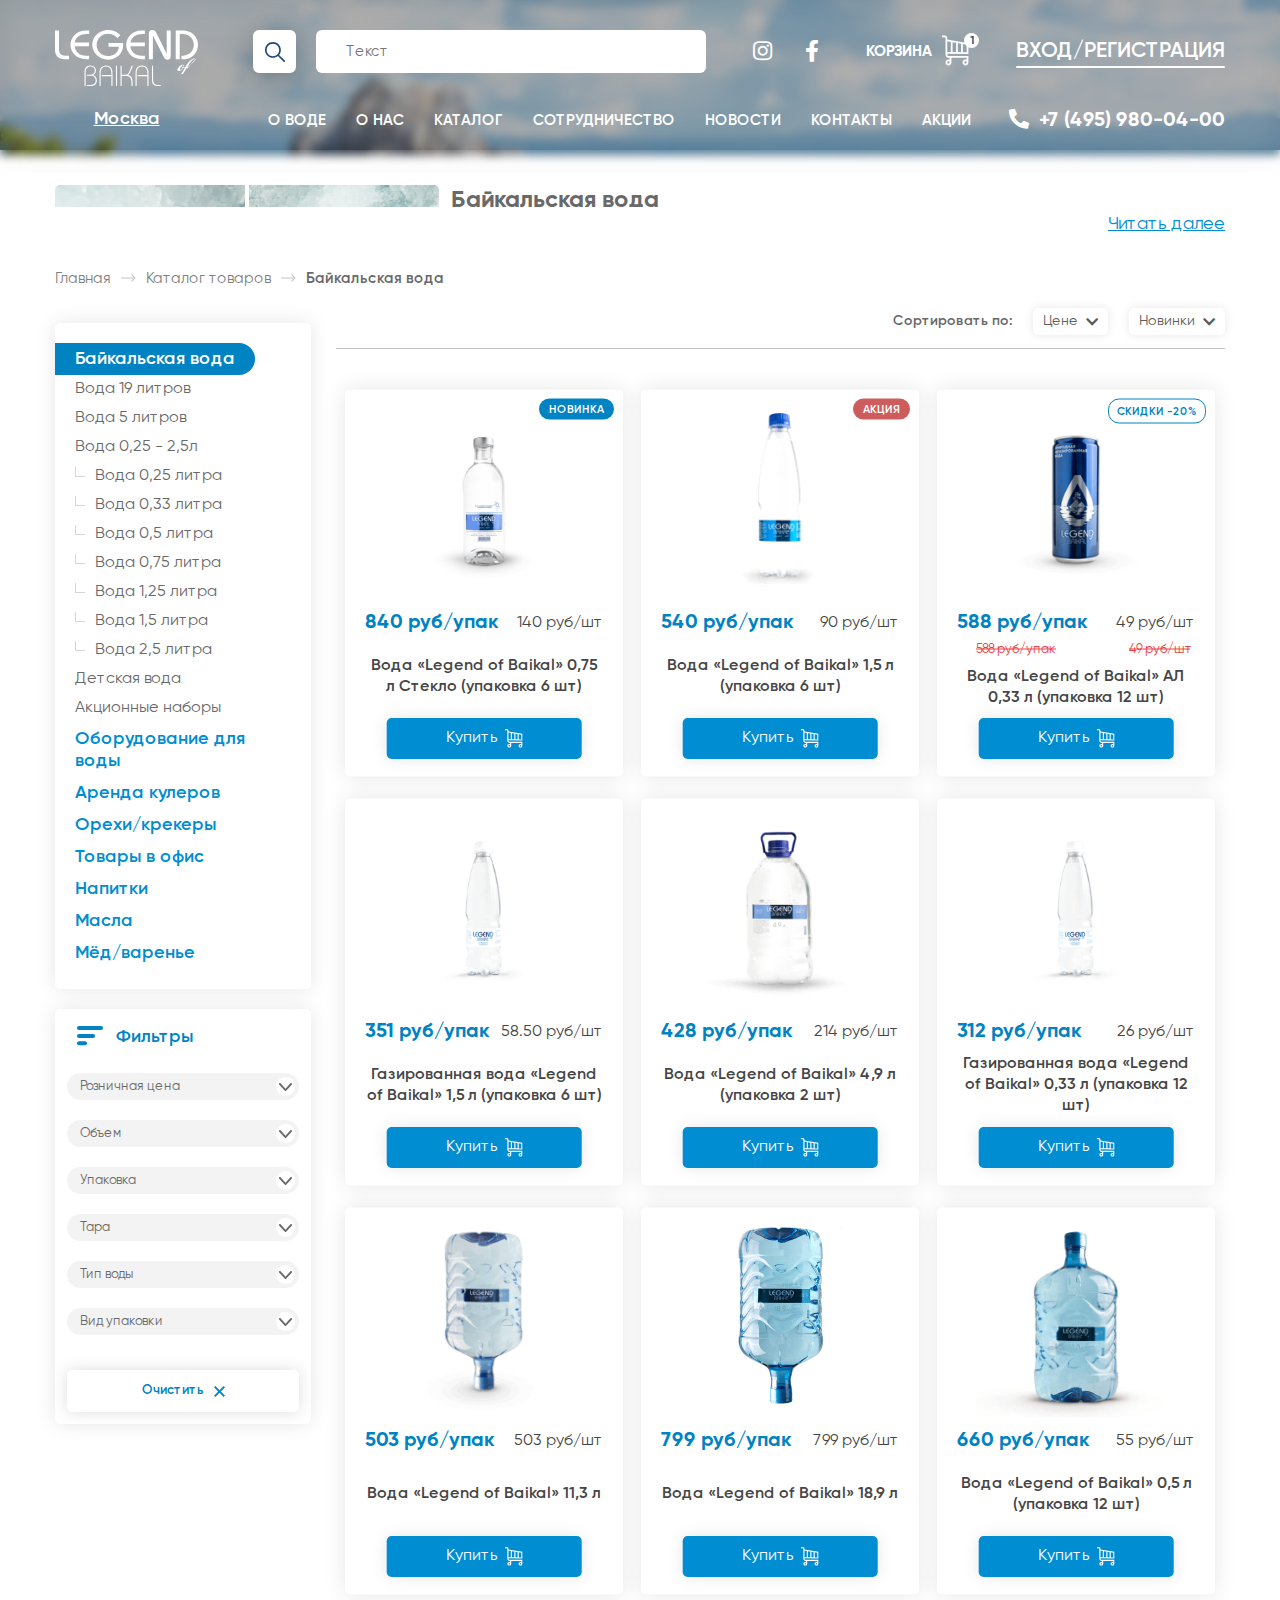
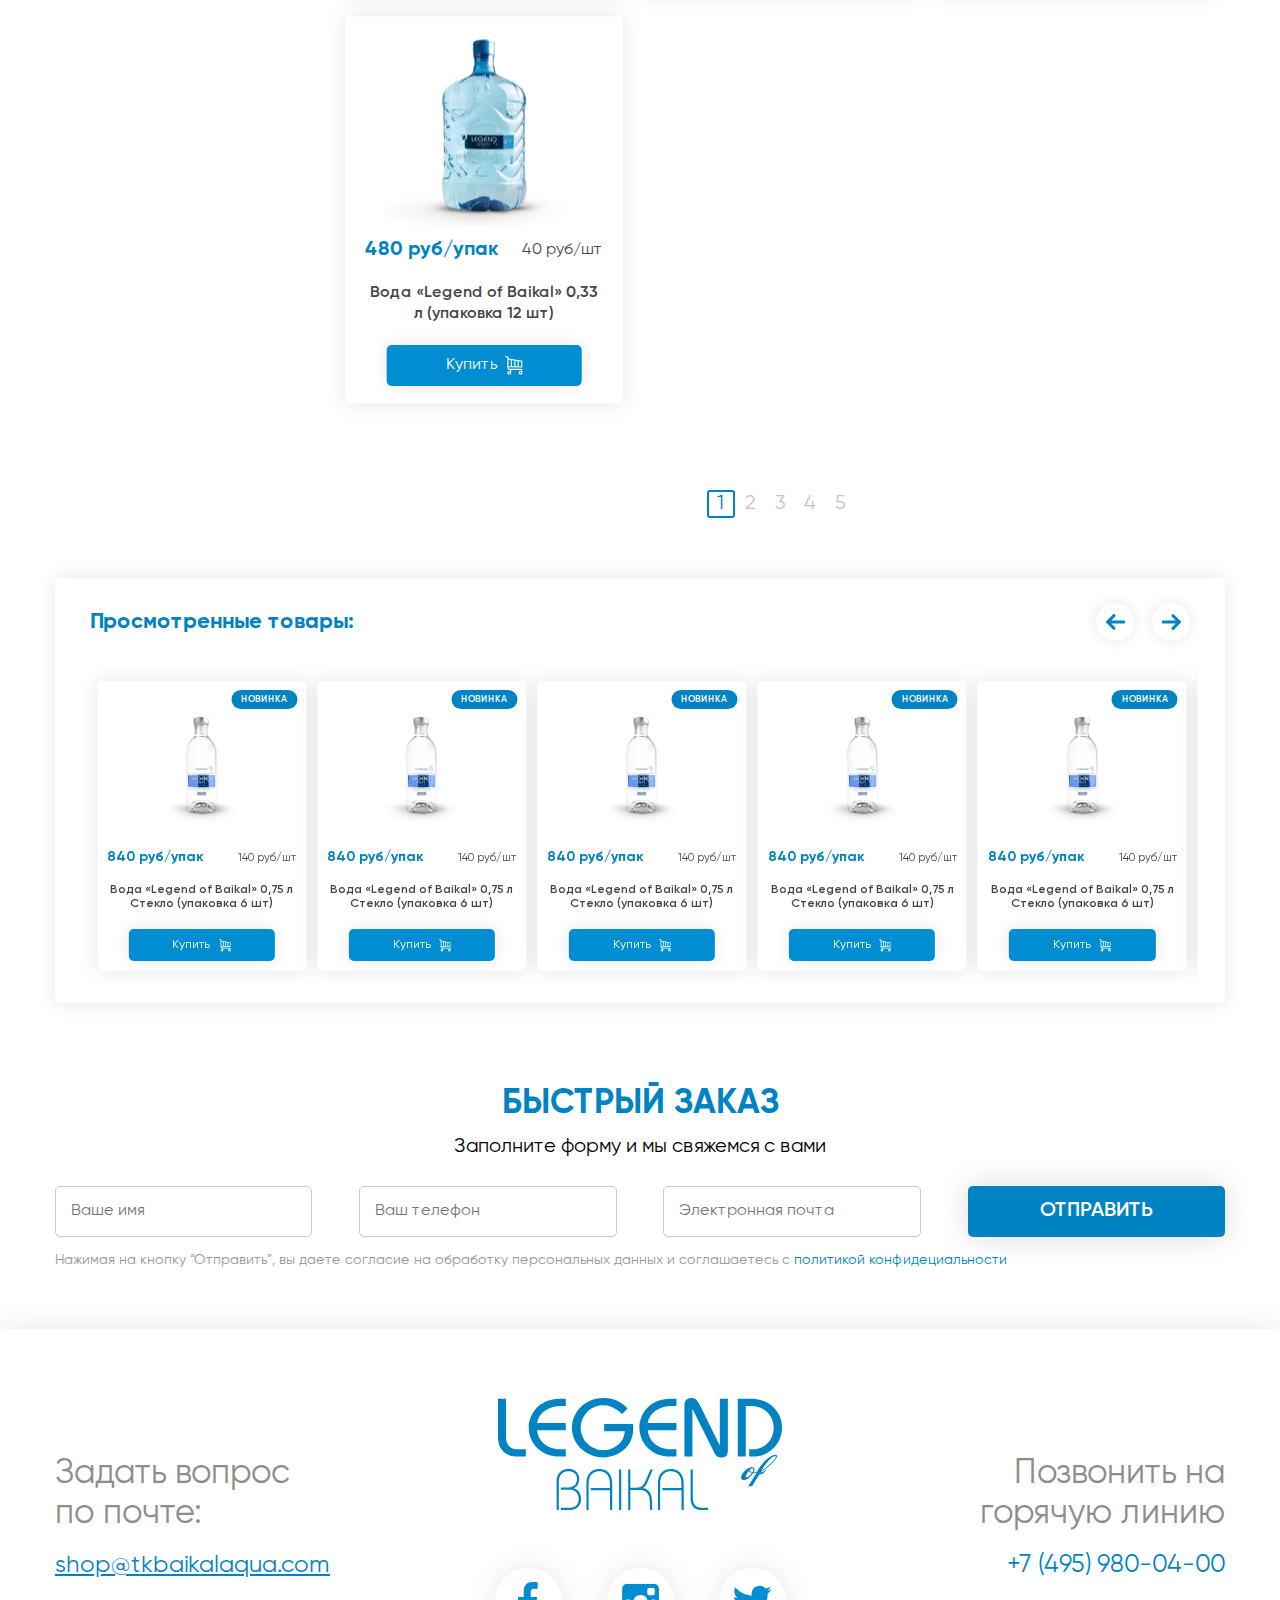
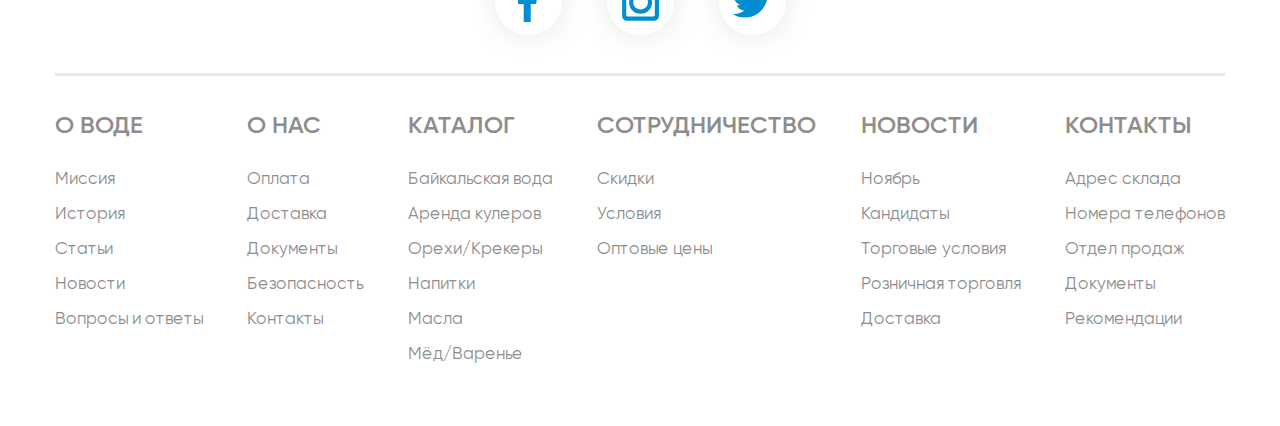
<file: catalog.html>
<!DOCTYPE html>
<html lang="en">

<head>
    <meta charset="utf-8">
    <meta name="viewport" content="width=device-width, initial-scale=1.0">
    <title>Legend of Baikal</title>
    <link rel="stylesheet" href="css/swiper-bundle.min.css">
    <link rel="stylesheet" href="css/all.min.css">
    <link rel="stylesheet" href="css/style.css">
</head>
<body>
<main class="page">
<header class="header">
    <div class="header__container container">
        <div class="header__main-row not-mobile">
            <div class="header__column">
                <a class="header__logo" href="index.html">
                    <img src="img/logo-white.svg" alt="logo">
                </a>
                <div class="city dropdown">
                    <button class="city__current">Москва</button>
                    <div class="dropdown__menu">
                        <ul class="dropdown__list">
                            <li class="dropdown__item"><a class="dropdown__item-label city__item" href="#">Москва</a></li>
                            <li class="dropdown__item"><a class="dropdown__item-label city__item" href="#">Санкт-Петербург</a></li>
                            <li class="dropdown__item"><a class="dropdown__item-label city__item" href="#">Казань</a></li>
                            <li class="dropdown__item"><a class="dropdown__item-label city__item" href="#">Новороссийск</a></li>
                        </ul>
                    </div>
                </div>
            </div>
            <div class="header__column header__large">
                <div class="header__row">
                    <form action="#" class="search">
                        <button class="search__submit" type="submit">
                            <svg width="20" height="20" viewBox="0 0 20 20" xmlns="http://www.w3.org/2000/svg">
                                <path d="M19.7558 18.5775L14.0683 12.89C15.17 11.5292 15.8333 9.8 15.8333 7.91668C15.8333 3.55168 12.2816 0 7.91664 0C3.55164 0 0 3.55164 0 7.91664C0 12.2816 3.55168 15.8333 7.91668 15.8333C9.8 15.8333 11.5292 15.17 12.89 14.0683L18.5775 19.7558C18.74 19.9183 18.9533 20 19.1667 20C19.38 20 19.5934 19.9183 19.7559 19.7558C20.0817 19.43 20.0817 18.9033 19.7558 18.5775ZM7.91668 14.1666C4.47 14.1666 1.66668 11.3633 1.66668 7.91664C1.66668 4.46996 4.47 1.66664 7.91668 1.66664C11.3634 1.66664 14.1667 4.46996 14.1667 7.91664C14.1667 11.3633 11.3633 14.1666 7.91668 14.1666Z" fill="#21487B"/>
                            </svg>
                        </button>
                        <div class="search__block">
                            <input class="search__text" type="text" name="search" placeholder="Текст" required>
                        </div>
                    </form>
                    <div class="header__social">
                        <a class="header__link" href="#"><i class="fab fa-instagram"></i></a>
                        <a class="header__link" href="#"><i class="fab fa-facebook-f"></i></a>
                    </div>
                    <a class="header__cart not-tablet" href="#">
                        <span class="header__cart-text">Корзина</span>
                        <div class="header__cart-item">
                            <svg class="header__cart-icon" width="28" height="31" viewBox="0 0 28 31" xmlns="http://www.w3.org/2000/svg">
                                <path d="M27.3919 19.1429V8.01918L5.47837 4.06258V2.69505C5.47837 1.20902 4.26942 0 2.78338 0H0V1.82612H2.78332C3.26243 1.82612 3.65225 2.21594 3.65225 2.69505V19.5566C3.65225 21.5032 5.23586 23.0868 7.18245 23.0868H7.9132V25.1678C7.54012 25.0043 7.12852 24.9129 6.69579 24.9129C5.01758 24.9129 3.65225 26.2782 3.65225 27.9564C3.65225 29.6346 5.01758 31 6.69579 31C8.2713 31 9.5709 29.7966 9.72405 28.2608H9.73933V23.0868H25.5657V25.1678C25.1927 25.0043 24.781 24.9129 24.3483 24.9129C22.6701 24.9129 21.3048 26.2782 21.3048 27.9564C21.3048 29.6346 22.6701 31 24.3483 31C25.9238 31 27.2234 29.7966 27.3766 28.2608H27.3919V21.2606H7.18245C6.24279 21.2606 5.47837 20.4962 5.47837 19.5566V18.8385L27.3919 19.1429ZM6.69579 29.1738C6.0245 29.1738 5.47837 28.6277 5.47837 27.9564C5.47837 27.2851 6.0245 26.739 6.69579 26.739C7.36707 26.739 7.9132 27.2851 7.9132 27.9564C7.9132 28.6277 7.36707 29.1738 6.69579 29.1738ZM24.3483 29.1738C23.677 29.1738 23.1309 28.6277 23.1309 27.9564C23.1309 27.2851 23.677 26.739 24.3483 26.739C25.0196 26.739 25.5657 27.2851 25.5657 27.9564C25.5657 28.6277 25.0196 29.1738 24.3483 29.1738ZM14.609 17.1391L10.9567 17.0884V6.90737L14.609 7.56679V17.1391ZM16.4351 7.89652L19.783 8.50103V17.211L16.4351 17.1645V7.89652ZM9.13062 17.063L5.47837 17.0123V5.91822L9.13062 6.57764V17.063ZM25.5657 17.2913L21.6091 17.2363V8.83071L25.5657 9.54509V17.2913Z" fill="white"/>
                            </svg>
                            <div class="header__cart-count">1</div>
                        </div>
                    </a>
                    <div class="account">
                        <a class="account__link" href="#">Вход/регистрация</a>
                    </div>
                </div>
                <div class="header__row">
                    <div class="header__left header__large">
                        <nav class="nav">
                            <ul class="nav__list">
                                <li class="nav__list-item"><a class="nav__link" href="#">О воде</a></li>
                                <li class="nav__list-item dropdown">
                                    <a class="nav__link" href="#">О нас</a>
                                    <div class="dropdown__menu">
                                        <ul class="dropdown__list">
                                            <li class="dropdown__item">
                                                <input class="dropdown__item-check" id="dropdown0" type="checkbox">
                                                <label class="dropdown__item-label" for="dropdown0">
                                                    Новости индустрии
                                                    <svg width="6" height="9" viewBox="0 0 6 9" fill="none" xmlns="http://www.w3.org/2000/svg">
                                                        <path d="M6 4.50001C6 4.66131 5.92797 4.82259 5.78422 4.94557L1.25832 8.81537C0.970413 9.06154 0.503627 9.06154 0.21584 8.81537C-0.0719468 8.5693 -0.0719468 8.17026 0.21584 7.92407L4.22061 4.50001L0.21598 1.07594C-0.0718072 0.829771 -0.0718073 0.430768 0.21598 0.184717C0.503767 -0.0615721 0.970553 -0.0615721 1.25846 0.184717L5.78436 4.05446C5.92814 4.1775 6 4.33878 6 4.50001Z" fill="#0083C3"/>
                                                    </svg>
                                                    </label>
                                                <ul class="dropdown__list">
                                                    <li class="dropdown__item"><a href="#" class="dropdown__link">Новость</a></li>
                                                    <li class="dropdown__item"><a href="#" class="dropdown__link">Новость</a></li>
                                                </ul>
                                            </li>
                                            <li class="dropdown__item">
                                                <input class="dropdown__item-check" id="dropdown1" type="checkbox">
                                                <label class="dropdown__item-label" for="dropdown1">
                                                    Статьи и обзоры
                                                    <svg width="6" height="9" viewBox="0 0 6 9" fill="none" xmlns="http://www.w3.org/2000/svg">
                                                        <path d="M6 4.50001C6 4.66131 5.92797 4.82259 5.78422 4.94557L1.25832 8.81537C0.970413 9.06154 0.503627 9.06154 0.21584 8.81537C-0.0719468 8.5693 -0.0719468 8.17026 0.21584 7.92407L4.22061 4.50001L0.21598 1.07594C-0.0718072 0.829771 -0.0718073 0.430768 0.21598 0.184717C0.503767 -0.0615721 0.970553 -0.0615721 1.25846 0.184717L5.78436 4.05446C5.92814 4.1775 6 4.33878 6 4.50001Z" fill="#0083C3"/>
                                                    </svg>
                                                </label>
                                                <ul class="dropdown__list">
                                                    <li class="dropdown__item"><a href="#" class="dropdown__link">Статья</a></li>
                                                    <li class="dropdown__item"><a href="#" class="dropdown__link">Обзор</a></li>
                                                </ul>
                                            </li>
                                        </ul>
                                    </div>
                                </li>
                                <li class="nav__list-item dropdown dropdown-catalog">
                                    <a class="nav__link" href="#">Каталог</a>
                                    <div class="dropdown__menu">
                                        <div class="dropdown__table">
                                            <div class="dropdown__cell">
                                                <a href="#" class="dropdown__cell-link">
                                                    <img src="img/icons/header-catalog/1.svg" alt="">
                                                    <span>Байкальская вода</span>
                                                </a>
                                            </div>
                                            <div class="dropdown__cell">
                                                <a href="#" class="dropdown__cell-link">
                                                    <img src="img/icons/header-catalog/2.svg" alt="">
                                                    <span>Доставка воды</span>
                                                </a>
                                            </div>
                                            <div class="dropdown__cell">
                                                <a href="#" class="dropdown__cell-link">
                                                    <img src="img/icons/header-catalog/3.svg" alt="">
                                                    <span>Аренда кулеров</span>
                                                </a>
                                            </div>
                                            <div class="dropdown__cell">
                                                <a href="#" class="dropdown__cell-link">
                                                    <img src="img/icons/header-catalog/4.svg" alt="">
                                                    <span>Мёд/варенье</span>
                                                </a>
                                            </div>
                                            <div class="dropdown__cell">
                                                <a href="#" class="dropdown__cell-link">
                                                    <img src="img/icons/header-catalog/5.svg" alt="">
                                                    <span>Напитки</span>
                                                </a>
                                            </div>
                                            <div class="dropdown__cell">
                                                <a href="#" class="dropdown__cell-link">
                                                    <img src="img/icons/header-catalog/6.svg" alt="">
                                                    <span>Масло</span>
                                                </a>
                                            </div>
                                            <div class="dropdown__cell">
                                                <a href="#" class="dropdown__cell-link">
                                                    <img src="img/icons/header-catalog/7.svg" alt="">
                                                    <span>Орехи/крекеры</span>
                                                </a>
                                            </div>
                                            <div class="dropdown__cell">
                                                <a href="#" class="dropdown__cell-link">
                                                    <img src="img/icons/header-catalog/8.svg" alt="">
                                                    <span>Вода упаковка</span>
                                                </a>
                                            </div>
                                            <div class="dropdown__cell">
                                                <a href="#" class="dropdown__cell-link">
                                                    <img src="img/icons/header-catalog/9.svg" alt="">
                                                    <span>Бытовая&nbsp;химия /гигиена</span>
                                                </a>
                                            </div>
                                            <div class="dropdown__cell">
                                                <a href="#" class="dropdown__cell-link">
                                                    <img src="img/icons/header-catalog/10.svg" alt="">
                                                    <span>Посуда</span>
                                                </a>
                                            </div>
                                            <div class="dropdown__cell">
                                                <a href="#" class="dropdown__cell-link">
                                                    <img src="img/icons/header-catalog/11.svg" alt="">
                                                    <span>Помпы</span>
                                                </a>
                                            </div>
                                        </div>
                                    </div>
                                </li>
                                <li class="nav__list-item"><a class="nav__link" href="#">Сотрудничество</a></li>
                                <li class="nav__list-item not-tablet"><a class="nav__link" href="#">Новости</a></li>
                                <li class="nav__list-item not-tablet"><a class="nav__link" href="#">Контакты</a></li>
                                <li class="nav__list-item not-tablet"><a class="nav__link" href="#">Акции</a></li>
                                <li class="nav__list-item tablet dropdown">
                                    <a class="nav__link" href="#">Ещё...</a>
                                    <div class="dropdown__menu">
                                        <ul class="dropdown__list">
                                            <li class="dropdown__item"><a class="dropdown__item-label" href="#">Новости</a></li>
                                            <li class="dropdown__item"><a class="dropdown__item-label" href="#">Контакты</a></li>
                                            <li class="dropdown__item"><a class="dropdown__item-label" href="#">Акции</a></li>
                                        </ul>
                                    </div>
                                </li>
                            </ul>
                        </nav>
                    </div>
                    <div class="header__right header__short not-tablet">
                        <a class="header__phone" href="tel:+74959800400"><i class="fas fa-phone-alt"></i><span>+7 (495) 980-04-00</span></a>
                    </div>
                    <a class="header__cart tablet not-mobile" href="#">
                        <div class="header__cart-item">
                            <svg class="header__cart-icon" width="28" height="31" viewBox="0 0 28 31" xmlns="http://www.w3.org/2000/svg">
                                <path d="M27.3919 19.1429V8.01918L5.47837 4.06258V2.69505C5.47837 1.20902 4.26942 0 2.78338 0H0V1.82612H2.78332C3.26243 1.82612 3.65225 2.21594 3.65225 2.69505V19.5566C3.65225 21.5032 5.23586 23.0868 7.18245 23.0868H7.9132V25.1678C7.54012 25.0043 7.12852 24.9129 6.69579 24.9129C5.01758 24.9129 3.65225 26.2782 3.65225 27.9564C3.65225 29.6346 5.01758 31 6.69579 31C8.2713 31 9.5709 29.7966 9.72405 28.2608H9.73933V23.0868H25.5657V25.1678C25.1927 25.0043 24.781 24.9129 24.3483 24.9129C22.6701 24.9129 21.3048 26.2782 21.3048 27.9564C21.3048 29.6346 22.6701 31 24.3483 31C25.9238 31 27.2234 29.7966 27.3766 28.2608H27.3919V21.2606H7.18245C6.24279 21.2606 5.47837 20.4962 5.47837 19.5566V18.8385L27.3919 19.1429ZM6.69579 29.1738C6.0245 29.1738 5.47837 28.6277 5.47837 27.9564C5.47837 27.2851 6.0245 26.739 6.69579 26.739C7.36707 26.739 7.9132 27.2851 7.9132 27.9564C7.9132 28.6277 7.36707 29.1738 6.69579 29.1738ZM24.3483 29.1738C23.677 29.1738 23.1309 28.6277 23.1309 27.9564C23.1309 27.2851 23.677 26.739 24.3483 26.739C25.0196 26.739 25.5657 27.2851 25.5657 27.9564C25.5657 28.6277 25.0196 29.1738 24.3483 29.1738ZM14.609 17.1391L10.9567 17.0884V6.90737L14.609 7.56679V17.1391ZM16.4351 7.89652L19.783 8.50103V17.211L16.4351 17.1645V7.89652ZM9.13062 17.063L5.47837 17.0123V5.91822L9.13062 6.57764V17.063ZM25.5657 17.2913L21.6091 17.2363V8.83071L25.5657 9.54509V17.2913Z" fill="white"/>
                            </svg>                                    
                            <div class="header__cart-count">1</div>
                        </div>
                    </a>
                </div>
            </div>
        </div>
        <div class="header__main-row mobile">
            <div class="header__column">
                <a class="header__logo" href="index.html">
                    <img src="img/logo-white.svg" alt="logo">
                </a>
            </div>
            <div class="header__column">
                <div class="city dropdown">
                    <button class="city__current">Москва</button>
                    <div class="dropdown__menu">
                        <ul class="dropdown__list">
                            <li class="dropdown__item"><a class="dropdown__item-label city__item" href="#">Москва</a></li>
                            <li class="dropdown__item"><a class="dropdown__item-label city__item" href="#">Санкт-Петербург</a></li>
                            <li class="dropdown__item"><a class="dropdown__item-label city__item" href="#">Казань</a></li>
                            <li class="dropdown__item"><a class="dropdown__item-label city__item" href="#">Новороссийск</a></li>
                        </ul>
                    </div>
                </div>
                <a class="header__phone" href="tel:+74959800400"><span>+7 (495) 980-04-00</span></a>
            </div>
            <div class="header__column">
                <div class="header__row">
                    <a class="header__cart mobile" href="#">
                        <div class="header__cart-item">
                            <svg class="header__cart-icon" width="28" height="31" viewBox="0 0 28 31" xmlns="http://www.w3.org/2000/svg">
                                <path d="M27.3919 19.1429V8.01918L5.47837 4.06258V2.69505C5.47837 1.20902 4.26942 0 2.78338 0H0V1.82612H2.78332C3.26243 1.82612 3.65225 2.21594 3.65225 2.69505V19.5566C3.65225 21.5032 5.23586 23.0868 7.18245 23.0868H7.9132V25.1678C7.54012 25.0043 7.12852 24.9129 6.69579 24.9129C5.01758 24.9129 3.65225 26.2782 3.65225 27.9564C3.65225 29.6346 5.01758 31 6.69579 31C8.2713 31 9.5709 29.7966 9.72405 28.2608H9.73933V23.0868H25.5657V25.1678C25.1927 25.0043 24.781 24.9129 24.3483 24.9129C22.6701 24.9129 21.3048 26.2782 21.3048 27.9564C21.3048 29.6346 22.6701 31 24.3483 31C25.9238 31 27.2234 29.7966 27.3766 28.2608H27.3919V21.2606H7.18245C6.24279 21.2606 5.47837 20.4962 5.47837 19.5566V18.8385L27.3919 19.1429ZM6.69579 29.1738C6.0245 29.1738 5.47837 28.6277 5.47837 27.9564C5.47837 27.2851 6.0245 26.739 6.69579 26.739C7.36707 26.739 7.9132 27.2851 7.9132 27.9564C7.9132 28.6277 7.36707 29.1738 6.69579 29.1738ZM24.3483 29.1738C23.677 29.1738 23.1309 28.6277 23.1309 27.9564C23.1309 27.2851 23.677 26.739 24.3483 26.739C25.0196 26.739 25.5657 27.2851 25.5657 27.9564C25.5657 28.6277 25.0196 29.1738 24.3483 29.1738ZM14.609 17.1391L10.9567 17.0884V6.90737L14.609 7.56679V17.1391ZM16.4351 7.89652L19.783 8.50103V17.211L16.4351 17.1645V7.89652ZM9.13062 17.063L5.47837 17.0123V5.91822L9.13062 6.57764V17.063ZM25.5657 17.2913L21.6091 17.2363V8.83071L25.5657 9.54509V17.2913Z" fill="white"/>
                            </svg>
                            <div class="header__cart-count header__cart-count_invert">1</div>
                        </div>
                    </a>
                    <button class="header__burger _burger-opener">
                        <span></span>
                    </button>
                </div>
            </div>
        </div>
    </div>
</header>

<div class="burger mobile">
    <button class="burger__close _burger-closer">
        <svg width="21" height="21" viewBox="0 0 21 21" fill="none" xmlns="http://www.w3.org/2000/svg">
            <rect width="27.2817" height="1.94869" rx="0.974345" transform="matrix(0.695598 0.718431 -0.695598 0.718431 1.35547 0)" fill="white"/>
            <rect width="27.2817" height="1.94869" rx="0.974345" transform="matrix(-0.695598 0.718431 0.695598 0.718431 19.6445 0)" fill="white"/>
        </svg>
    </button>
    <div class="burger__social">
        <a href="#"><i class="fab fa-instagram"></i></a>
        <a href="#"><i class="fab fa-facebook-f"></i></a>
    </div>
    <div class="burger__main">
        <div class="burger__column">
            <a class="burger__logo" href="index.html">
                <img src="img/logo-white.svg" alt="logo">
            </a>
            <div class="city dropdown">
                <button class="city__current">Москва</button>
                <div class="dropdown__menu">
                    <ul class="dropdown__list">
                        <li class="dropdown__item"><a class="dropdown__item-label city__item" href="#">Москва</a></li>
                        <li class="dropdown__item"><a class="dropdown__item-label city__item" href="#">Санкт-Петербург</a></li>
                        <li class="dropdown__item"><a class="dropdown__item-label city__item" href="#">Казань</a></li>
                        <li class="dropdown__item"><a class="dropdown__item-label city__item" href="#">Новороссийск</a></li>
                    </ul>
                </div>
            </div>

        </div>
        <div class="burger__row">
            <a class="burger__phone" href="tel:+74959800400"><i class="fas fa-phone-alt"></i><span>+7 (495) 980-04-00</span></a>
            <div class="account">
                <a class="account__link" href="#">Вход/регистрация</a>
            </div>
        </div>

        <form action="#" class="search">
            <div class="search__block">
                <input class="search__text" type="text" name="search" placeholder="Текст" required>
            </div>
            <button class="search__submit" type="submit">
                <svg width="20" height="20" viewBox="0 0 20 20" xmlns="http://www.w3.org/2000/svg">
                    <path d="M19.7558 18.5775L14.0683 12.89C15.17 11.5292 15.8333 9.8 15.8333 7.91668C15.8333 3.55168 12.2816 0 7.91664 0C3.55164 0 0 3.55164 0 7.91664C0 12.2816 3.55168 15.8333 7.91668 15.8333C9.8 15.8333 11.5292 15.17 12.89 14.0683L18.5775 19.7558C18.74 19.9183 18.9533 20 19.1667 20C19.38 20 19.5934 19.9183 19.7559 19.7558C20.0817 19.43 20.0817 18.9033 19.7558 18.5775ZM7.91668 14.1666C4.47 14.1666 1.66668 11.3633 1.66668 7.91664C1.66668 4.46996 4.47 1.66664 7.91668 1.66664C11.3634 1.66664 14.1667 4.46996 14.1667 7.91664C14.1667 11.3633 11.3633 14.1666 7.91668 14.1666Z" fill="#21487B"/>
                </svg>
            </button>
        </form>

        <div class="burger__lists">
            <ul class="burger__list">
                <li class="burger__item"><a class="burger__link" href="#">О воде</a></li>
                <li class="burger__item burger__dropdown">
                    <input type="checkbox" id="burgerDropdowncheck0" name="burgerDropdowncheck0">
                    <label for="burgerDropdowncheck0">
                        <span>Каталог</span>
                        <svg width="18" height="11" viewBox="0 0 18 11" fill="none" xmlns="http://www.w3.org/2000/svg">
                            <path d="M9.00003 -7.86802e-07C9.32263 -7.586e-07 9.64518 0.132051 9.89114 0.3956L17.6307 8.69309C18.1231 9.22091 18.1231 10.0767 17.6307 10.6043C17.1386 11.1319 16.3405 11.1319 15.8481 10.6043L9.00003 3.26222L2.15188 10.604C1.65954 11.1316 0.861536 11.1316 0.369434 10.604C-0.123144 10.0764 -0.123144 9.22065 0.369435 8.69283L8.10893 0.395343C8.355 0.131751 8.67755 -8.14994e-07 9.00003 -7.86802e-07Z" fill="white"/>
                        </svg>
                    </label>
                    <ul class="burger__dropdown-list">
                        <li class="burger__dropdown-item"><a class="burger__dropdown-link" href="">Байкальская вода</a></li>
                        <li class="burger__dropdown-item"><a class="burger__dropdown-link" href="">Оборудование для воды</a></li>
                        <li class="burger__dropdown-item"><a class="burger__dropdown-link" href="">Аренда кулеров</a></li>
                        <li class="burger__dropdown-item"><a class="burger__dropdown-link" href="">Орехи/Крекеры</a></li>
                        <li class="burger__dropdown-item"><a class="burger__dropdown-link" href="">Товары в офис</a></li>
                        <li class="burger__dropdown-item"><a class="burger__dropdown-link" href="">Напитки</a></li>
                        <li class="burger__dropdown-item"><a class="burger__dropdown-link" href="">Масла</a></li>
                        <li class="burger__dropdown-item"><a class="burger__dropdown-link" href="">Мёд/Варенье</a></li>
                    </ul>
                </li>
                <li class="burger__item"><a class="burger__link" href="#">Сотрудничество</a></li>
                <li class="burger__item"><a class="burger__link" href="#">Акции</a></li>
            </ul>
            <ul class="burger__list">
                <li class="burger__item"><a class="burger__link" href="#">О нас</a></li>
                <li class="burger__item"><a class="burger__link" href="#">Новости</a></li>
                <li class="burger__item"><a class="burger__link" href="#">Контакты</a></li>
                <li class="burger__item"><a class="burger__link" href="#"><span>Корзина</span><div class="header__cart-count">1</div></a></li>
            </ul>
        </div>
    </div>
</div>    <div class="content">
        
        <section class="catalog-category-desc container">
            <div class="catalog-category-desc__container">
                <div class="catalog-category-desc__left">
                    <div class="catalog-category-desc__image">
                        <img src="img/catalog-page/category-id/1.jpg" alt="">
                    </div>
                    <div class="catalog-category-desc__image">
                        <img src="img/catalog-page/category-id/2.jpg" alt="">
                    </div>
                </div>
                <div class="catalog-category-desc__right">
                    <h5 class="catalog-category-desc__title">Байкальская вода</h5>
                    <p class="catalog-category-desc__content">Байкал относится к одному из древнейших озер планеты. Оно считается уникальным творением природы, возраст которого составляет более 20 млн лет. Байкал является единственным открытым водоемом в мире, соответствующим нормативам ЮНЕСКО, которые разрешают использовать воду этого открытого источника для питья. Она имеет слабую минерализацию, которая сохраняется на постоянном уровне.</p>
                    <p class="catalog-category-desc__content">Байкал относится к одному из древнейших озер планеты. Оно считается уникальным творением природы, возраст которого составляет более 20 млн лет. Байкал является единственным открытым водоемом в мире, соответствующим нормативам ЮНЕСКО, которые разрешают использовать воду этого открытого источника для питья. Она имеет слабую минерализацию, которая сохраняется на постоянном уровне.</p>
                    <p class="catalog-category-desc__content">Байкал относится к одному из древнейших озер планеты. Оно считается уникальным творением природы, возраст которого составляет более 20 млн лет. Байкал является единственным открытым водоемом в мире, соответствующим нормативам ЮНЕСКО, которые разрешают использовать воду этого открытого источника для питья. Она имеет слабую минерализацию, которая сохраняется на постоянном уровне.</p>
                </div>
            </div>
            <button class="catalog-category-desc__more hidden">Читать далее</button>
        </section>
        <section class="breadcrumbs">
            <div class="container">
                <div class="breadcrumbs__items">
                    <div class="breadcrumbs__item">
                        <a class="breadcrumbs__link" href="#">Главная</a>
                    </div>
                    <div class="breadcrumbs__item">
                        <a class="breadcrumbs__link" href="#">Каталог товаров</a>
                    </div>
                    <div class="breadcrumbs__item">
                        <a class="breadcrumbs__link" href="#">Байкальская вода</a>
                    </div>
                </div>
            </div>
        </section>
        <section class="catalog-main container">
            <section class="catalog-main__left">

                
                <div class="catalog-categories">
                    <div class="catalog-categories__list">
                        <a class="catalog-categories__list-name active" href="#">Байкальская вода</a>
                        <div class="catalog-categories__list">
                            <a class="catalog-categories__list-name" href="#">Вода 19 литров</a>
                            <a class="catalog-categories__list-name" href="#">Вода 5 литров</a>
                            <a class="catalog-categories__list-name" href="#">Вода 0,25 - 2,5л</a>
                            <div class="catalog-categories__list">
                                <a class="catalog-categories__list-name" href="#">Вода 0,25 литра</a>
                                <a class="catalog-categories__list-name" href="#">Вода 0,33 литра</a>
                                <a class="catalog-categories__list-name" href="#">Вода 0,5 литра</a>
                                <a class="catalog-categories__list-name" href="#">Вода 0,75 литра</a>
                                <a class="catalog-categories__list-name" href="#">Вода 1,25 литра</a>
                                <a class="catalog-categories__list-name" href="#">Вода 1,5 литра</a>
                                <a class="catalog-categories__list-name" href="#">Вода 2,5 литра</a>
                            </div>
                            <a class="catalog-categories__list-name" href="#">Детская вода</a>
                            <a class="catalog-categories__list-name" href="#">Акционные наборы</a>
                        </div>
                        <a class="catalog-categories__list-name" href="#">Оборудование для воды</a>
                        <a class="catalog-categories__list-name" href="#">Аренда кулеров</a>
                        <a class="catalog-categories__list-name" href="#">Орехи/крекеры</a>
                        <a class="catalog-categories__list-name" href="#">Товары в офис</a>
                        <a class="catalog-categories__list-name" href="#">Напитки</a>
                        <a class="catalog-categories__list-name" href="#">Масла</a>
                        <a class="catalog-categories__list-name" href="#">Мёд/варенье</a>
                    </div>
                </div>
                <form class="catalog-filters" action="#">
                    <div class="catalog-filters__top">
                        <div class="catalog-filters__icon not-mobile">
                            <svg width="26" height="20" viewBox="0 0 26 20" fill="none" xmlns="http://www.w3.org/2000/svg">
                                <rect width="26" height="4" rx="2" fill="#0083C3"/>
                                <rect y="8.00073" width="18" height="4" rx="2" fill="#0083C3"/>
                                <rect y="15.3337" width="10" height="4" rx="2" fill="#0083C3"/>
                            </svg>
                        </div>
                        <div class="catalog-filters__icon mobile">
                            <svg width="29" height="29" viewBox="0 0 29 29" fill="none" xmlns="http://www.w3.org/2000/svg">
                                <rect x="0.5" y="0.5" width="27.2857" height="27.2857" rx="4.5" stroke="#008DD2"/>
                                <path d="M5.73238 5H21.2678C21.5418 4.9995 21.793 5.14883 21.9183 5.38665C22.0452 5.62768 22.0229 5.91792 21.8607 6.13804L16.1692 13.9601C16.1673 13.9628 16.1652 13.9653 16.1633 13.968C15.9565 14.2404 15.8447 14.5702 15.8441 14.9093V21.2865C15.8453 21.4755 15.7692 21.6568 15.6328 21.7908C15.4963 21.9248 15.3107 22 15.1172 22C15.0188 22 14.9215 21.9808 14.8306 21.944L11.6324 20.7543C11.3458 20.669 11.1556 20.4052 11.1556 20.0875V14.9093C11.1551 14.5704 11.0431 14.2404 10.8365 13.968C10.8346 13.9653 10.8325 13.9628 10.8306 13.9601L5.13928 6.13771C4.97705 5.91775 4.95477 5.62768 5.08175 5.38665C5.207 5.14883 5.4582 4.9995 5.73238 5ZM11.5497 13.4568C11.8676 13.8776 12.0395 14.3865 12.0405 14.9093V19.9826L14.9595 21.0684V14.9093C14.9605 14.3865 15.1324 13.8776 15.4505 13.4568L20.976 5.86297H6.024L11.5497 13.4568Z" fill="#008DD2"/>
                            </svg>
                        </div>
                        <p class="catalog-filters__title">Фильтры</p>
                    </div>
                    <div class="catalog-filters__item">
                        <div class="catalog-filters__item-title">
                            <span>Розничная цена</span>
                            <div>
                                <svg width="13" height="8" viewBox="0 0 13 8" fill="none" xmlns="http://www.w3.org/2000/svg">
                                    <path d="M6.49998 8C6.26699 8 6.03403 7.90396 5.8564 7.71229L0.266684 1.67776C-0.0888948 1.29388 -0.0888948 0.671503 0.266684 0.287787C0.62212 -0.095929 1.19852 -0.095929 1.55412 0.287787L6.49998 5.62748L11.4459 0.287973C11.8014 -0.0957425 12.3778 -0.0957425 12.7332 0.287973C13.0889 0.67169 13.0889 1.29407 12.7332 1.67794L7.14355 7.71248C6.96584 7.90418 6.73288 8 6.49998 8Z" fill="#696969"/>
                                </svg>
                            </div>
                        </div>
                        <div class="catalog-filters__item-info">
                            <div class="range">
                                <div class="range__block">
                                    <div class="range__min"></div>
                                    <div class="range__max"></div>
                                    <div class="range__center"></div>
                                </div>
                                <div class="range__inputs">
                                    <div class="range__left">
                                        <span class="range__content">От</span>
                                        <span class="range__curr range__curr-min">0</span>
                                        <input class="range__curr-min" type="number" name="priceMin" value="0" data-min="0">
                                    </div>
                                    <div class="range__right">
                                        <span class="range__content">До</span>
                                        <span class="range__curr range__curr-max">9000</span>
                                        <input class="range__curr-max" type="number" name="priceMax" value="9000" data-max="9000">
                                    </div>
                                </div>
                            </div>
                        </div>
                    </div>
                    <div class="catalog-filters__item">
                        <div class="catalog-filters__item-title">
                            <span>Объем</span>
                            <div>
                                <svg width="13" height="8" viewBox="0 0 13 8" fill="none" xmlns="http://www.w3.org/2000/svg">
                                    <path d="M6.49998 8C6.26699 8 6.03403 7.90396 5.8564 7.71229L0.266684 1.67776C-0.0888948 1.29388 -0.0888948 0.671503 0.266684 0.287787C0.62212 -0.095929 1.19852 -0.095929 1.55412 0.287787L6.49998 5.62748L11.4459 0.287973C11.8014 -0.0957425 12.3778 -0.0957425 12.7332 0.287973C13.0889 0.67169 13.0889 1.29407 12.7332 1.67794L7.14355 7.71248C6.96584 7.90418 6.73288 8 6.49998 8Z" fill="#696969"/>
                                </svg>
                            </div>
                        </div>
                        <div class="catalog-filters__item-info">
                            <div class="catalog-filters__checks">
                                <input id="volume33" type="checkbox" name="volume33">
                                <label class="catalog-filters__check catalog-filters__check-25" for="volume33">0.33 л</label>
                                <input id="volume50" type="checkbox" name="volume50">
                                <label class="catalog-filters__check catalog-filters__check-25" for="volume50">0.5 л</label>
                                <input id="volume75" type="checkbox" name="volume75">
                                <label class="catalog-filters__check catalog-filters__check-25" for="volume75">0.75 л</label>
                                <input id="volume150" type="checkbox" name="volume150">
                                <label class="catalog-filters__check catalog-filters__check-25" for="volume150">1.5 л</label>
                                <input id="volume1130" type="checkbox" name="volume1130">
                                <label class="catalog-filters__check catalog-filters__check-25" for="volume1130">11.3 л</label>
                                <input id="volume1890" type="checkbox" name="volume1890">
                                <label class="catalog-filters__check catalog-filters__check-25" for="volume1890">18.9 л</label>
                                <input id="volume490" type="checkbox" name="volume490">
                                <label class="catalog-filters__check catalog-filters__check-25" for="volume490">4.9 л</label>
                            </div>
                        </div>
                    </div>
                    <div class="catalog-filters__item">
                        <div class="catalog-filters__item-title">
                            <span>Упаковка</span>
                            <div>
                                <svg width="13" height="8" viewBox="0 0 13 8" fill="none" xmlns="http://www.w3.org/2000/svg">
                                    <path d="M6.49998 8C6.26699 8 6.03403 7.90396 5.8564 7.71229L0.266684 1.67776C-0.0888948 1.29388 -0.0888948 0.671503 0.266684 0.287787C0.62212 -0.095929 1.19852 -0.095929 1.55412 0.287787L6.49998 5.62748L11.4459 0.287973C11.8014 -0.0957425 12.3778 -0.0957425 12.7332 0.287973C13.0889 0.67169 13.0889 1.29407 12.7332 1.67794L7.14355 7.71248C6.96584 7.90418 6.73288 8 6.49998 8Z" fill="#696969"/>
                                </svg>
                            </div>
                        </div>
                        <div class="catalog-filters__item-info">
                            <div class="catalog-filters__checks">
                                <input id="packaging1" type="checkbox" name="packaging1">
                                <label class="catalog-filters__check catalog-filters__check-50" for="packaging1">1 бутылка</label>
                                <input id="packaging12jars" type="checkbox" name="packaging12jars">
                                <label class="catalog-filters__check catalog-filters__check-50" for="packaging12jars">12 банок</label>
                                <input id="packaging12" type="checkbox" name="packaging12">
                                <label class="catalog-filters__check catalog-filters__check-50" for="packaging12">12 бутылок</label>
                                <input id="packaging2" type="checkbox" name="packaging2">
                                <label class="catalog-filters__check catalog-filters__check-50" for="packaging2">2 бутылки</label>
                                <input id="packaging6" type="checkbox" name="packaging6">
                                <label class="catalog-filters__check catalog-filters__check-50" for="packaging6">6 бутылок</label>
                                <input id="packaging9" type="checkbox" name="packaging9">
                                <label class="catalog-filters__check catalog-filters__check-50" for="packaging9">9 бутылок</label>
                            </div>
                        </div>
                    </div>
                    <div class="catalog-filters__item">
                        <div class="catalog-filters__item-title">
                            <span>Тара</span>
                            <div>
                                <svg width="13" height="8" viewBox="0 0 13 8" fill="none" xmlns="http://www.w3.org/2000/svg">
                                    <path d="M6.49998 8C6.26699 8 6.03403 7.90396 5.8564 7.71229L0.266684 1.67776C-0.0888948 1.29388 -0.0888948 0.671503 0.266684 0.287787C0.62212 -0.095929 1.19852 -0.095929 1.55412 0.287787L6.49998 5.62748L11.4459 0.287973C11.8014 -0.0957425 12.3778 -0.0957425 12.7332 0.287973C13.0889 0.67169 13.0889 1.29407 12.7332 1.67794L7.14355 7.71248C6.96584 7.90418 6.73288 8 6.49998 8Z" fill="#696969"/>
                                </svg>
                            </div>
                        </div>
                        <div class="catalog-filters__item-info">
                            <div class="catalog-filters__checks">
                                <input id="containerAluminumСan" type="checkbox" name="containerAluminumСan">
                                <label class="catalog-filters__check catalog-filters__check-65" for="containerAluminumСan">Алюминиевая банка</label>
                                <input id="containerPAT" type="checkbox" name="containerPAT">
                                <label class="catalog-filters__check catalog-filters__check-30" for="containerPAT">ПЭТ</label>
                                <input id="containerGlass" type="checkbox" name="containerGlass">
                                <label class="catalog-filters__check catalog-filters__check-100" for="containerGlass">Стекло</label>
                            </div>
                        </div>
                    </div>
                    <div class="catalog-filters__item">
                        <div class="catalog-filters__item-title">
                            <span>Тип воды</span>
                            <div>
                                <svg width="13" height="8" viewBox="0 0 13 8" fill="none" xmlns="http://www.w3.org/2000/svg">
                                    <path d="M6.49998 8C6.26699 8 6.03403 7.90396 5.8564 7.71229L0.266684 1.67776C-0.0888948 1.29388 -0.0888948 0.671503 0.266684 0.287787C0.62212 -0.095929 1.19852 -0.095929 1.55412 0.287787L6.49998 5.62748L11.4459 0.287973C11.8014 -0.0957425 12.3778 -0.0957425 12.7332 0.287973C13.0889 0.67169 13.0889 1.29407 12.7332 1.67794L7.14355 7.71248C6.96584 7.90418 6.73288 8 6.49998 8Z" fill="#696969"/>
                                </svg>
                            </div>
                        </div>
                        <div class="catalog-filters__item-info">
                            <div class="catalog-filters__checks">
                                <input id="typeOfWaterWithoutGas" type="checkbox" name="typeOfWaterWithoutGas">
                                <label class="catalog-filters__check catalog-filters__check-50" for="typeOfWaterWithoutGas">Без газа</label>
                                <input id="typeOfWaterWithGas" type="checkbox" name="typeOfWaterWithGas">
                                <label class="catalog-filters__check catalog-filters__check-50" for="typeOfWaterWithGas">С газом</label>
                            </div>
                        </div>
                    </div>
                    <div class="catalog-filters__item">
                        <div class="catalog-filters__item-title">
                            <span>Вид упаковки</span>
                            <div>
                                <svg width="13" height="8" viewBox="0 0 13 8" fill="none" xmlns="http://www.w3.org/2000/svg">
                                    <path d="M6.49998 8C6.26699 8 6.03403 7.90396 5.8564 7.71229L0.266684 1.67776C-0.0888948 1.29388 -0.0888948 0.671503 0.266684 0.287787C0.62212 -0.095929 1.19852 -0.095929 1.55412 0.287787L6.49998 5.62748L11.4459 0.287973C11.8014 -0.0957425 12.3778 -0.0957425 12.7332 0.287973C13.0889 0.67169 13.0889 1.29407 12.7332 1.67794L7.14355 7.71248C6.96584 7.90418 6.73288 8 6.49998 8Z" fill="#696969"/>
                                </svg>
                            </div>
                        </div>
                        <div class="catalog-filters__item-info">
                            <div class="catalog-filters__checks">
                                <input id="TypeOfPackagingPackage" type="checkbox" name="TypeOfPackagingPackage">
                                <label class="catalog-filters__check catalog-filters__check-50" for="TypeOfPackagingPackage">Упаковка</label>
                                <input id="TypeOfPackagingThing" type="checkbox" name="TypeOfPackagingThing">
                                <label class="catalog-filters__check catalog-filters__check-50" for="TypeOfPackagingThing">Штука</label>
                            </div>
                        </div>
                    </div>
                    <button class="catalog-filters__clear" type="reset">
                        <span>Очистить</span>
                        <svg width="11" height="11" viewBox="0 0 11 11" fill="none" xmlns="http://www.w3.org/2000/svg">
                            <path d="M11 1.29622L9.70378 0L5.49999 4.20377L1.29622 0L0 1.29622L4.20377 5.49999L0 9.70378L1.29622 11L5.49999 6.79623L9.70376 11L11 9.70378L6.79623 5.49999L11 1.29622Z" fill="#0083C3"/>
                        </svg>
                    </button>
                </form>
            </section>
            <section class="catalog-main__right">


                <div class="catalog-items">
                    <div class="catalog-items__top">
                        <button class="catalog-items__filters-opener _filters-opener mobile">
                            <svg width="17" height="17" viewBox="0 0 17 17" fill="none" xmlns="http://www.w3.org/2000/svg">
                                <path d="M0.732378 1.28006e-06H16.2678C16.5418 -0.000504368 16.793 0.14883 16.9183 0.386652C17.0452 0.627677 17.0229 0.917918 16.8607 1.13804L11.1692 8.96005C11.1673 8.96275 11.1652 8.96528 11.1633 8.96798C10.9565 9.24035 10.8447 9.5702 10.8441 9.90932V16.2865C10.8453 16.4755 10.7692 16.6568 10.6328 16.7908C10.4963 16.9248 10.3107 17 10.1172 17C10.0188 17 9.9215 16.9808 9.83063 16.944L6.63243 15.7543C6.34581 15.669 6.1556 15.4052 6.1556 15.0875V9.90932C6.15508 9.57037 6.04313 9.24035 5.8365 8.96798C5.8346 8.96528 5.83253 8.96275 5.83063 8.96005L0.13928 1.13771C-0.0229454 0.917749 -0.0452309 0.627677 0.081749 0.386652C0.207003 0.14883 0.458202 -0.000504368 0.732378 1.28006e-06ZM6.54967 8.45677C6.86756 8.87763 7.03946 9.38648 7.04049 9.90932V14.9826L9.95951 16.0684V9.90932C9.96054 9.38648 10.1324 8.87763 10.4505 8.45677L15.976 0.862971H1.024L6.54967 8.45677Z" fill="white"/>
                            </svg>
                        </button>
                        <div class="catalog-items__sort">
                            <p class="catalog-items__sort-title">Сортировать по:</p>
                            <div class="catalog-items__dropdown">
                                <a class="catalog-items__dropdown-current" href="#"><span data-text="Цене">Цене</span> <i class="fa fa-chevron-down"></i> </a>
                                <ul class="catalog-items__dropdown-list">
                                    <li class="catalog-items__dropdown-item"><a class="catalog-items__dropdown-item-label" href="#">Вверх</a></li>
                                    <li class="catalog-items__dropdown-item"><a class="catalog-items__dropdown-item-label" href="#">Вниз</a></li>
                                </ul>
                            </div>
                            <div class="catalog-items__dropdown">
                                <a class="catalog-items__dropdown-current" href="#"><span data-text="Новинки">Новинки</span> <i class="fa fa-chevron-down"></i> </a>
                                <ul class="catalog-items__dropdown-list">
                                    <li class="catalog-items__dropdown-item"><a class="catalog-items__dropdown-item-label" href="#">По алфавиту</a></li>
                                </ul>
                            </div>
                        </div>
                    </div>
                    <div class="catalog-items__items">
                        <article class="item">
                            <div class="item__buttons">
                                <button class="item__button">
                                    <svg width="18" height="18" viewBox="0 0 18 18" xmlns="http://www.w3.org/2000/svg">
                                        <path d="M9.14091 17.273C8.89155 17.273 8.65113 17.1778 8.46377 17.0049C7.75616 16.3529 7.07393 15.7402 6.47203 15.1997L6.46896 15.1969C4.70427 13.6122 3.18039 12.2437 2.12011 10.8956C0.934871 9.38857 0.382812 7.95965 0.382812 6.39865C0.382812 4.88201 0.876338 3.48281 1.77238 2.45861C2.67911 1.42231 3.92328 0.851562 5.2761 0.851562C6.28721 0.851562 7.21319 1.18841 8.02824 1.85266C8.43958 2.18796 8.81243 2.59831 9.14091 3.07696C9.46953 2.59831 9.84225 2.18796 10.2537 1.85266C11.0688 1.18841 11.9948 0.851562 13.0059 0.851562C14.3585 0.851562 15.6028 1.42231 16.5096 2.45861C17.4056 3.48281 17.899 4.88201 17.899 6.39865C17.899 7.95965 17.3471 9.38857 16.1619 10.8955C15.1016 12.2437 13.5778 13.6121 11.8134 15.1966C11.2104 15.7379 10.5271 16.3516 9.81792 17.0052C9.6307 17.1778 9.39015 17.273 9.14091 17.273ZM5.2761 1.93279C4.21328 1.93279 3.23692 2.37975 2.52663 3.19145C1.80579 4.01539 1.40875 5.15435 1.40875 6.39865C1.40875 7.71153 1.87181 8.88569 2.91004 10.2058C3.91353 11.4817 5.40613 12.8221 7.13434 14.3741L7.13755 14.3769C7.74172 14.9195 8.42662 15.5346 9.13944 16.1914C9.85655 15.5333 10.5425 14.9172 11.1479 14.3738C12.876 12.8218 14.3684 11.4817 15.3719 10.2058C16.41 8.88569 16.8731 7.71153 16.8731 6.39865C16.8731 5.15435 16.476 4.01539 15.7552 3.19145C15.045 2.37975 14.0685 1.93279 13.0059 1.93279C12.2273 1.93279 11.5125 2.19359 10.8813 2.70787C10.3188 3.16638 9.92697 3.746 9.69725 4.15157C9.57911 4.36012 9.37117 4.48461 9.14091 4.48461C8.91066 4.48461 8.70271 4.36012 8.58458 4.15157C8.35499 3.746 7.96316 3.16638 7.40055 2.70787C6.76937 2.19359 6.05454 1.93279 5.2761 1.93279Z" fill="#C4C4C4"/>
                                    </svg>
                                </button>
                                <a class="item__button" href="#">
                                    <svg width="19" height="5" viewBox="0 0 19 5" xmlns="http://www.w3.org/2000/svg">
                                        <circle cx="2.21296" cy="2.5157" r="2.18953" fill="#C4C4C4"/>
                                        <circle cx="9.51374" cy="2.5157" r="2.18953" fill="#C4C4C4"/>
                                        <circle cx="16.8067" cy="2.5157" r="2.18953" fill="#C4C4C4"/>
                                    </svg>
                                </a>
                                <button class="item__button">
                                    <svg width="26" height="16" viewBox="0 0 26 16" fill="none" xmlns="http://www.w3.org/2000/svg">
                                        <path d="M25.3002 7.38483C25.1005 7.09416 20.2998 0.286377 12.711 0.286377C6.19912 0.286377 0.39649 7.05507 0.152336 7.34361C-0.0135879 7.5402 -0.0135879 7.82875 0.152336 8.02638C0.39649 8.31493 6.19912 15.0836 12.711 15.0836C19.2228 15.0836 25.0254 8.31493 25.2695 8.02638C25.4228 7.8446 25.4366 7.58143 25.3002 7.38483ZM12.711 14.0267C7.49074 14.0267 2.52729 9.04848 1.26639 7.68502C2.52521 6.32052 7.48335 1.34335 12.711 1.34335C18.819 1.34335 23.1303 6.31418 24.183 7.65649C22.9675 8.97659 17.9756 14.0267 12.711 14.0267Z" fill="#C4C4C4"/>
                                        <path d="M12.7173 3.45752C10.3857 3.45752 8.48956 5.35368 8.48956 7.68528C8.48956 10.0169 10.3857 11.913 12.7173 11.913C15.0489 11.913 16.9451 10.0169 16.9451 7.68528C16.9451 5.35368 15.0489 3.45752 12.7173 3.45752ZM12.7173 10.8562C10.9692 10.8562 9.54649 9.4335 9.54649 7.68533C9.54649 5.93716 10.9692 4.5145 12.7173 4.5145C14.4655 4.5145 15.8882 5.93716 15.8882 7.68533C15.8882 9.4335 14.4655 10.8562 12.7173 10.8562Z" fill="#C4C4C4"/>
                                    </svg>
                                </button>
                            </div>
                            <a class="item__container" href="#">
                                <div class="item__desc item__desc_new">НОВИНКА</div>
                                <span class="item__image">
                                    <picture>
                                        <img src="img/products/1.png" alt="" loading="lazy">
                                    </picture>
                                </span>
                                <p class="item__price">
                                    <span><strong>840 руб/упак</strong></span>
                                    <span>140 руб/шт</span>
                                </p>
                                <p class="item__name">Вода «Legend of Baikal» 0,75 л Стекло (упаковка 6 шт)</p>
                            </a>
                            <a class="item__buy" href="#">
                                <span>Купить</span>
                                <svg width="18" height="19" viewBox="0 0 18 19" xmlns="http://www.w3.org/2000/svg">
                                    <path d="M17.7213 11.5174V4.85541L3.79689 2.48581V1.6668C3.79689 0.776812 3.02869 0.0527344 2.08442 0.0527344H0.315796V1.1464H2.08439C2.38883 1.1464 2.63653 1.37986 2.63653 1.6668V11.7651C2.63653 12.9309 3.64279 13.8794 4.8797 13.8794H5.34404V15.1257C5.10698 15.0278 4.84543 14.973 4.57047 14.973C3.50409 14.973 2.63653 15.7907 2.63653 16.7958C2.63653 17.8009 3.50409 18.6186 4.57047 18.6186C5.57159 18.6186 6.39738 17.8979 6.4947 16.9781H6.50441V13.8794H16.5609V15.1257C16.3238 15.0278 16.0623 14.973 15.7873 14.973C14.721 14.973 13.8534 15.7907 13.8534 16.7958C13.8534 17.8009 14.721 18.6186 15.7873 18.6186C16.7885 18.6186 17.6142 17.8979 17.7116 16.9781H17.7213V12.7857H4.8797C4.28262 12.7857 3.79689 12.3279 3.79689 11.7651V11.3351L17.7213 11.5174ZM4.57047 17.5249C4.14392 17.5249 3.79689 17.1978 3.79689 16.7958C3.79689 16.3938 4.14392 16.0667 4.57047 16.0667C4.99702 16.0667 5.34404 16.3938 5.34404 16.7958C5.34404 17.1978 4.99702 17.5249 4.57047 17.5249ZM15.7873 17.5249C15.3608 17.5249 15.0137 17.1978 15.0137 16.7958C15.0137 16.3938 15.3608 16.0667 15.7873 16.0667C16.2139 16.0667 16.5609 16.3938 16.5609 16.7958C16.5609 17.1978 16.2139 17.5249 15.7873 17.5249ZM9.59871 10.3173L7.27798 10.2869V4.18955L9.59871 4.58447V10.3173ZM10.7591 4.78195L12.8864 5.14399V10.3604L10.7591 10.3325V4.78195ZM6.11762 10.2717L3.79689 10.2414V3.59715L6.11762 3.99207V10.2717ZM16.5609 10.4084L14.0468 10.3755V5.34143L16.5609 5.76927V10.4084Z" fill="#008DD2"/>
                                </svg>
                            </a>
                        </article>
                        <article class="item">
                            <div class="item__buttons">
                                <button class="item__button">
                                    <svg width="18" height="18" viewBox="0 0 18 18" xmlns="http://www.w3.org/2000/svg">
                                        <path d="M9.14091 17.273C8.89155 17.273 8.65113 17.1778 8.46377 17.0049C7.75616 16.3529 7.07393 15.7402 6.47203 15.1997L6.46896 15.1969C4.70427 13.6122 3.18039 12.2437 2.12011 10.8956C0.934871 9.38857 0.382812 7.95965 0.382812 6.39865C0.382812 4.88201 0.876338 3.48281 1.77238 2.45861C2.67911 1.42231 3.92328 0.851562 5.2761 0.851562C6.28721 0.851562 7.21319 1.18841 8.02824 1.85266C8.43958 2.18796 8.81243 2.59831 9.14091 3.07696C9.46953 2.59831 9.84225 2.18796 10.2537 1.85266C11.0688 1.18841 11.9948 0.851562 13.0059 0.851562C14.3585 0.851562 15.6028 1.42231 16.5096 2.45861C17.4056 3.48281 17.899 4.88201 17.899 6.39865C17.899 7.95965 17.3471 9.38857 16.1619 10.8955C15.1016 12.2437 13.5778 13.6121 11.8134 15.1966C11.2104 15.7379 10.5271 16.3516 9.81792 17.0052C9.6307 17.1778 9.39015 17.273 9.14091 17.273ZM5.2761 1.93279C4.21328 1.93279 3.23692 2.37975 2.52663 3.19145C1.80579 4.01539 1.40875 5.15435 1.40875 6.39865C1.40875 7.71153 1.87181 8.88569 2.91004 10.2058C3.91353 11.4817 5.40613 12.8221 7.13434 14.3741L7.13755 14.3769C7.74172 14.9195 8.42662 15.5346 9.13944 16.1914C9.85655 15.5333 10.5425 14.9172 11.1479 14.3738C12.876 12.8218 14.3684 11.4817 15.3719 10.2058C16.41 8.88569 16.8731 7.71153 16.8731 6.39865C16.8731 5.15435 16.476 4.01539 15.7552 3.19145C15.045 2.37975 14.0685 1.93279 13.0059 1.93279C12.2273 1.93279 11.5125 2.19359 10.8813 2.70787C10.3188 3.16638 9.92697 3.746 9.69725 4.15157C9.57911 4.36012 9.37117 4.48461 9.14091 4.48461C8.91066 4.48461 8.70271 4.36012 8.58458 4.15157C8.35499 3.746 7.96316 3.16638 7.40055 2.70787C6.76937 2.19359 6.05454 1.93279 5.2761 1.93279Z" fill="#C4C4C4"/>
                                    </svg>
                                </button>
                                <a class="item__button" href="#">
                                    <svg width="19" height="5" viewBox="0 0 19 5" xmlns="http://www.w3.org/2000/svg">
                                        <circle cx="2.21296" cy="2.5157" r="2.18953" fill="#C4C4C4"/>
                                        <circle cx="9.51374" cy="2.5157" r="2.18953" fill="#C4C4C4"/>
                                        <circle cx="16.8067" cy="2.5157" r="2.18953" fill="#C4C4C4"/>
                                    </svg>
                                </a>
                                <button class="item__button">
                                    <svg width="26" height="16" viewBox="0 0 26 16" fill="none" xmlns="http://www.w3.org/2000/svg">
                                        <path d="M25.3002 7.38483C25.1005 7.09416 20.2998 0.286377 12.711 0.286377C6.19912 0.286377 0.39649 7.05507 0.152336 7.34361C-0.0135879 7.5402 -0.0135879 7.82875 0.152336 8.02638C0.39649 8.31493 6.19912 15.0836 12.711 15.0836C19.2228 15.0836 25.0254 8.31493 25.2695 8.02638C25.4228 7.8446 25.4366 7.58143 25.3002 7.38483ZM12.711 14.0267C7.49074 14.0267 2.52729 9.04848 1.26639 7.68502C2.52521 6.32052 7.48335 1.34335 12.711 1.34335C18.819 1.34335 23.1303 6.31418 24.183 7.65649C22.9675 8.97659 17.9756 14.0267 12.711 14.0267Z" fill="#C4C4C4"/>
                                        <path d="M12.7173 3.45752C10.3857 3.45752 8.48956 5.35368 8.48956 7.68528C8.48956 10.0169 10.3857 11.913 12.7173 11.913C15.0489 11.913 16.9451 10.0169 16.9451 7.68528C16.9451 5.35368 15.0489 3.45752 12.7173 3.45752ZM12.7173 10.8562C10.9692 10.8562 9.54649 9.4335 9.54649 7.68533C9.54649 5.93716 10.9692 4.5145 12.7173 4.5145C14.4655 4.5145 15.8882 5.93716 15.8882 7.68533C15.8882 9.4335 14.4655 10.8562 12.7173 10.8562Z" fill="#C4C4C4"/>
                                    </svg>
                                </button>
                            </div>
                            <a class="item__container" href="#">
                                <div class="item__desc item__desc_promotion">Акция</div>
                                <span class="item__image">
                                    <picture>
                                        <img src="img/products/2.png" alt="" loading="lazy">
                                    </picture>
                                </span>
                                <p class="item__price">
                                    <span><strong>540 руб/упак</strong></span>
                                    <span>90 руб/шт</span>
                                </p>
                                <p class="item__name">Вода «Legend of Baikal» 1,5 л (упаковка 6 шт)</p>
                            </a>
                            <a class="item__buy" href="#">
                                <span>Купить</span>
                                <svg width="18" height="19" viewBox="0 0 18 19" xmlns="http://www.w3.org/2000/svg">
                                    <path d="M17.7213 11.5174V4.85541L3.79689 2.48581V1.6668C3.79689 0.776812 3.02869 0.0527344 2.08442 0.0527344H0.315796V1.1464H2.08439C2.38883 1.1464 2.63653 1.37986 2.63653 1.6668V11.7651C2.63653 12.9309 3.64279 13.8794 4.8797 13.8794H5.34404V15.1257C5.10698 15.0278 4.84543 14.973 4.57047 14.973C3.50409 14.973 2.63653 15.7907 2.63653 16.7958C2.63653 17.8009 3.50409 18.6186 4.57047 18.6186C5.57159 18.6186 6.39738 17.8979 6.4947 16.9781H6.50441V13.8794H16.5609V15.1257C16.3238 15.0278 16.0623 14.973 15.7873 14.973C14.721 14.973 13.8534 15.7907 13.8534 16.7958C13.8534 17.8009 14.721 18.6186 15.7873 18.6186C16.7885 18.6186 17.6142 17.8979 17.7116 16.9781H17.7213V12.7857H4.8797C4.28262 12.7857 3.79689 12.3279 3.79689 11.7651V11.3351L17.7213 11.5174ZM4.57047 17.5249C4.14392 17.5249 3.79689 17.1978 3.79689 16.7958C3.79689 16.3938 4.14392 16.0667 4.57047 16.0667C4.99702 16.0667 5.34404 16.3938 5.34404 16.7958C5.34404 17.1978 4.99702 17.5249 4.57047 17.5249ZM15.7873 17.5249C15.3608 17.5249 15.0137 17.1978 15.0137 16.7958C15.0137 16.3938 15.3608 16.0667 15.7873 16.0667C16.2139 16.0667 16.5609 16.3938 16.5609 16.7958C16.5609 17.1978 16.2139 17.5249 15.7873 17.5249ZM9.59871 10.3173L7.27798 10.2869V4.18955L9.59871 4.58447V10.3173ZM10.7591 4.78195L12.8864 5.14399V10.3604L10.7591 10.3325V4.78195ZM6.11762 10.2717L3.79689 10.2414V3.59715L6.11762 3.99207V10.2717ZM16.5609 10.4084L14.0468 10.3755V5.34143L16.5609 5.76927V10.4084Z" fill="#008DD2"/>
                                </svg>
                            </a>
                        </article>
                        <article class="item">
                            <div class="item__buttons">
                                <button class="item__button">
                                    <svg width="18" height="18" viewBox="0 0 18 18" xmlns="http://www.w3.org/2000/svg">
                                        <path d="M9.14091 17.273C8.89155 17.273 8.65113 17.1778 8.46377 17.0049C7.75616 16.3529 7.07393 15.7402 6.47203 15.1997L6.46896 15.1969C4.70427 13.6122 3.18039 12.2437 2.12011 10.8956C0.934871 9.38857 0.382812 7.95965 0.382812 6.39865C0.382812 4.88201 0.876338 3.48281 1.77238 2.45861C2.67911 1.42231 3.92328 0.851562 5.2761 0.851562C6.28721 0.851562 7.21319 1.18841 8.02824 1.85266C8.43958 2.18796 8.81243 2.59831 9.14091 3.07696C9.46953 2.59831 9.84225 2.18796 10.2537 1.85266C11.0688 1.18841 11.9948 0.851562 13.0059 0.851562C14.3585 0.851562 15.6028 1.42231 16.5096 2.45861C17.4056 3.48281 17.899 4.88201 17.899 6.39865C17.899 7.95965 17.3471 9.38857 16.1619 10.8955C15.1016 12.2437 13.5778 13.6121 11.8134 15.1966C11.2104 15.7379 10.5271 16.3516 9.81792 17.0052C9.6307 17.1778 9.39015 17.273 9.14091 17.273ZM5.2761 1.93279C4.21328 1.93279 3.23692 2.37975 2.52663 3.19145C1.80579 4.01539 1.40875 5.15435 1.40875 6.39865C1.40875 7.71153 1.87181 8.88569 2.91004 10.2058C3.91353 11.4817 5.40613 12.8221 7.13434 14.3741L7.13755 14.3769C7.74172 14.9195 8.42662 15.5346 9.13944 16.1914C9.85655 15.5333 10.5425 14.9172 11.1479 14.3738C12.876 12.8218 14.3684 11.4817 15.3719 10.2058C16.41 8.88569 16.8731 7.71153 16.8731 6.39865C16.8731 5.15435 16.476 4.01539 15.7552 3.19145C15.045 2.37975 14.0685 1.93279 13.0059 1.93279C12.2273 1.93279 11.5125 2.19359 10.8813 2.70787C10.3188 3.16638 9.92697 3.746 9.69725 4.15157C9.57911 4.36012 9.37117 4.48461 9.14091 4.48461C8.91066 4.48461 8.70271 4.36012 8.58458 4.15157C8.35499 3.746 7.96316 3.16638 7.40055 2.70787C6.76937 2.19359 6.05454 1.93279 5.2761 1.93279Z" fill="#C4C4C4"/>
                                    </svg>
                                </button>
                                <a class="item__button" href="#">
                                    <svg width="19" height="5" viewBox="0 0 19 5" xmlns="http://www.w3.org/2000/svg">
                                        <circle cx="2.21296" cy="2.5157" r="2.18953" fill="#C4C4C4"/>
                                        <circle cx="9.51374" cy="2.5157" r="2.18953" fill="#C4C4C4"/>
                                        <circle cx="16.8067" cy="2.5157" r="2.18953" fill="#C4C4C4"/>
                                    </svg>
                                </a>
                                <button class="item__button">
                                    <svg width="26" height="16" viewBox="0 0 26 16" fill="none" xmlns="http://www.w3.org/2000/svg">
                                        <path d="M25.3002 7.38483C25.1005 7.09416 20.2998 0.286377 12.711 0.286377C6.19912 0.286377 0.39649 7.05507 0.152336 7.34361C-0.0135879 7.5402 -0.0135879 7.82875 0.152336 8.02638C0.39649 8.31493 6.19912 15.0836 12.711 15.0836C19.2228 15.0836 25.0254 8.31493 25.2695 8.02638C25.4228 7.8446 25.4366 7.58143 25.3002 7.38483ZM12.711 14.0267C7.49074 14.0267 2.52729 9.04848 1.26639 7.68502C2.52521 6.32052 7.48335 1.34335 12.711 1.34335C18.819 1.34335 23.1303 6.31418 24.183 7.65649C22.9675 8.97659 17.9756 14.0267 12.711 14.0267Z" fill="#C4C4C4"/>
                                        <path d="M12.7173 3.45752C10.3857 3.45752 8.48956 5.35368 8.48956 7.68528C8.48956 10.0169 10.3857 11.913 12.7173 11.913C15.0489 11.913 16.9451 10.0169 16.9451 7.68528C16.9451 5.35368 15.0489 3.45752 12.7173 3.45752ZM12.7173 10.8562C10.9692 10.8562 9.54649 9.4335 9.54649 7.68533C9.54649 5.93716 10.9692 4.5145 12.7173 4.5145C14.4655 4.5145 15.8882 5.93716 15.8882 7.68533C15.8882 9.4335 14.4655 10.8562 12.7173 10.8562Z" fill="#C4C4C4"/>
                                    </svg>
                                </button>
                            </div>
                            <a class="item__container" href="#">
                                <div class="item__desc item__desc_discount">Скидки -20%</div>
                                <span class="item__image">
                                    <picture>
                                        <img src="img/products/3.png" alt="" loading="lazy">
                                    </picture>
                                </span>
                                <p class="item__price">
                                    <span><strong>588 руб/упак</strong></span>
                                    <span>49 руб/шт</span>
                                </p>
                                <p class="item__price-old">
                                    <span>588 руб/упак</span>
                                    <span>49 руб/шт</span>
                                </p>
                                <p class="item__name">Вода «Legend of Baikal» АЛ 0,33 л (упаковка 12 шт)</p>
                            </a>
                            <a class="item__buy" href="#">
                                <span>Купить</span>
                                <svg width="18" height="19" viewBox="0 0 18 19" xmlns="http://www.w3.org/2000/svg">
                                    <path d="M17.7213 11.5174V4.85541L3.79689 2.48581V1.6668C3.79689 0.776812 3.02869 0.0527344 2.08442 0.0527344H0.315796V1.1464H2.08439C2.38883 1.1464 2.63653 1.37986 2.63653 1.6668V11.7651C2.63653 12.9309 3.64279 13.8794 4.8797 13.8794H5.34404V15.1257C5.10698 15.0278 4.84543 14.973 4.57047 14.973C3.50409 14.973 2.63653 15.7907 2.63653 16.7958C2.63653 17.8009 3.50409 18.6186 4.57047 18.6186C5.57159 18.6186 6.39738 17.8979 6.4947 16.9781H6.50441V13.8794H16.5609V15.1257C16.3238 15.0278 16.0623 14.973 15.7873 14.973C14.721 14.973 13.8534 15.7907 13.8534 16.7958C13.8534 17.8009 14.721 18.6186 15.7873 18.6186C16.7885 18.6186 17.6142 17.8979 17.7116 16.9781H17.7213V12.7857H4.8797C4.28262 12.7857 3.79689 12.3279 3.79689 11.7651V11.3351L17.7213 11.5174ZM4.57047 17.5249C4.14392 17.5249 3.79689 17.1978 3.79689 16.7958C3.79689 16.3938 4.14392 16.0667 4.57047 16.0667C4.99702 16.0667 5.34404 16.3938 5.34404 16.7958C5.34404 17.1978 4.99702 17.5249 4.57047 17.5249ZM15.7873 17.5249C15.3608 17.5249 15.0137 17.1978 15.0137 16.7958C15.0137 16.3938 15.3608 16.0667 15.7873 16.0667C16.2139 16.0667 16.5609 16.3938 16.5609 16.7958C16.5609 17.1978 16.2139 17.5249 15.7873 17.5249ZM9.59871 10.3173L7.27798 10.2869V4.18955L9.59871 4.58447V10.3173ZM10.7591 4.78195L12.8864 5.14399V10.3604L10.7591 10.3325V4.78195ZM6.11762 10.2717L3.79689 10.2414V3.59715L6.11762 3.99207V10.2717ZM16.5609 10.4084L14.0468 10.3755V5.34143L16.5609 5.76927V10.4084Z" fill="#008DD2"/>
                                </svg>
                            </a>
                        </article>
                        <article class="item">
                            <div class="item__buttons">
                                <button class="item__button">
                                    <svg width="18" height="18" viewBox="0 0 18 18" xmlns="http://www.w3.org/2000/svg">
                                        <path d="M9.14091 17.273C8.89155 17.273 8.65113 17.1778 8.46377 17.0049C7.75616 16.3529 7.07393 15.7402 6.47203 15.1997L6.46896 15.1969C4.70427 13.6122 3.18039 12.2437 2.12011 10.8956C0.934871 9.38857 0.382812 7.95965 0.382812 6.39865C0.382812 4.88201 0.876338 3.48281 1.77238 2.45861C2.67911 1.42231 3.92328 0.851562 5.2761 0.851562C6.28721 0.851562 7.21319 1.18841 8.02824 1.85266C8.43958 2.18796 8.81243 2.59831 9.14091 3.07696C9.46953 2.59831 9.84225 2.18796 10.2537 1.85266C11.0688 1.18841 11.9948 0.851562 13.0059 0.851562C14.3585 0.851562 15.6028 1.42231 16.5096 2.45861C17.4056 3.48281 17.899 4.88201 17.899 6.39865C17.899 7.95965 17.3471 9.38857 16.1619 10.8955C15.1016 12.2437 13.5778 13.6121 11.8134 15.1966C11.2104 15.7379 10.5271 16.3516 9.81792 17.0052C9.6307 17.1778 9.39015 17.273 9.14091 17.273ZM5.2761 1.93279C4.21328 1.93279 3.23692 2.37975 2.52663 3.19145C1.80579 4.01539 1.40875 5.15435 1.40875 6.39865C1.40875 7.71153 1.87181 8.88569 2.91004 10.2058C3.91353 11.4817 5.40613 12.8221 7.13434 14.3741L7.13755 14.3769C7.74172 14.9195 8.42662 15.5346 9.13944 16.1914C9.85655 15.5333 10.5425 14.9172 11.1479 14.3738C12.876 12.8218 14.3684 11.4817 15.3719 10.2058C16.41 8.88569 16.8731 7.71153 16.8731 6.39865C16.8731 5.15435 16.476 4.01539 15.7552 3.19145C15.045 2.37975 14.0685 1.93279 13.0059 1.93279C12.2273 1.93279 11.5125 2.19359 10.8813 2.70787C10.3188 3.16638 9.92697 3.746 9.69725 4.15157C9.57911 4.36012 9.37117 4.48461 9.14091 4.48461C8.91066 4.48461 8.70271 4.36012 8.58458 4.15157C8.35499 3.746 7.96316 3.16638 7.40055 2.70787C6.76937 2.19359 6.05454 1.93279 5.2761 1.93279Z" fill="#C4C4C4"/>
                                    </svg>
                                </button>
                                <a class="item__button" href="#">
                                    <svg width="19" height="5" viewBox="0 0 19 5" xmlns="http://www.w3.org/2000/svg">
                                        <circle cx="2.21296" cy="2.5157" r="2.18953" fill="#C4C4C4"/>
                                        <circle cx="9.51374" cy="2.5157" r="2.18953" fill="#C4C4C4"/>
                                        <circle cx="16.8067" cy="2.5157" r="2.18953" fill="#C4C4C4"/>
                                    </svg>
                                </a>
                                <button class="item__button">
                                    <svg width="26" height="16" viewBox="0 0 26 16" fill="none" xmlns="http://www.w3.org/2000/svg">
                                        <path d="M25.3002 7.38483C25.1005 7.09416 20.2998 0.286377 12.711 0.286377C6.19912 0.286377 0.39649 7.05507 0.152336 7.34361C-0.0135879 7.5402 -0.0135879 7.82875 0.152336 8.02638C0.39649 8.31493 6.19912 15.0836 12.711 15.0836C19.2228 15.0836 25.0254 8.31493 25.2695 8.02638C25.4228 7.8446 25.4366 7.58143 25.3002 7.38483ZM12.711 14.0267C7.49074 14.0267 2.52729 9.04848 1.26639 7.68502C2.52521 6.32052 7.48335 1.34335 12.711 1.34335C18.819 1.34335 23.1303 6.31418 24.183 7.65649C22.9675 8.97659 17.9756 14.0267 12.711 14.0267Z" fill="#C4C4C4"/>
                                        <path d="M12.7173 3.45752C10.3857 3.45752 8.48956 5.35368 8.48956 7.68528C8.48956 10.0169 10.3857 11.913 12.7173 11.913C15.0489 11.913 16.9451 10.0169 16.9451 7.68528C16.9451 5.35368 15.0489 3.45752 12.7173 3.45752ZM12.7173 10.8562C10.9692 10.8562 9.54649 9.4335 9.54649 7.68533C9.54649 5.93716 10.9692 4.5145 12.7173 4.5145C14.4655 4.5145 15.8882 5.93716 15.8882 7.68533C15.8882 9.4335 14.4655 10.8562 12.7173 10.8562Z" fill="#C4C4C4"/>
                                    </svg>
                                </button>
                            </div>
                            <a class="item__container" href="#">
                                <span class="item__image">
                                    <picture>
                                        <img src="img/products/4.png" alt="" loading="lazy">
                                    </picture>
                                </span>
                                <p class="item__price">
                                    <span><strong>351 руб/упак</strong></span>
                                    <span>58.50 руб/шт</span>
                                </p>
                                <p class="item__name">Газированная вода «Legend of Baikal» 1,5 л (упаковка 6 шт)</p>
                            </a>
                            <a class="item__buy" href="#">
                                <span>Купить</span>
                                <svg width="18" height="19" viewBox="0 0 18 19" xmlns="http://www.w3.org/2000/svg">
                                    <path d="M17.7213 11.5174V4.85541L3.79689 2.48581V1.6668C3.79689 0.776812 3.02869 0.0527344 2.08442 0.0527344H0.315796V1.1464H2.08439C2.38883 1.1464 2.63653 1.37986 2.63653 1.6668V11.7651C2.63653 12.9309 3.64279 13.8794 4.8797 13.8794H5.34404V15.1257C5.10698 15.0278 4.84543 14.973 4.57047 14.973C3.50409 14.973 2.63653 15.7907 2.63653 16.7958C2.63653 17.8009 3.50409 18.6186 4.57047 18.6186C5.57159 18.6186 6.39738 17.8979 6.4947 16.9781H6.50441V13.8794H16.5609V15.1257C16.3238 15.0278 16.0623 14.973 15.7873 14.973C14.721 14.973 13.8534 15.7907 13.8534 16.7958C13.8534 17.8009 14.721 18.6186 15.7873 18.6186C16.7885 18.6186 17.6142 17.8979 17.7116 16.9781H17.7213V12.7857H4.8797C4.28262 12.7857 3.79689 12.3279 3.79689 11.7651V11.3351L17.7213 11.5174ZM4.57047 17.5249C4.14392 17.5249 3.79689 17.1978 3.79689 16.7958C3.79689 16.3938 4.14392 16.0667 4.57047 16.0667C4.99702 16.0667 5.34404 16.3938 5.34404 16.7958C5.34404 17.1978 4.99702 17.5249 4.57047 17.5249ZM15.7873 17.5249C15.3608 17.5249 15.0137 17.1978 15.0137 16.7958C15.0137 16.3938 15.3608 16.0667 15.7873 16.0667C16.2139 16.0667 16.5609 16.3938 16.5609 16.7958C16.5609 17.1978 16.2139 17.5249 15.7873 17.5249ZM9.59871 10.3173L7.27798 10.2869V4.18955L9.59871 4.58447V10.3173ZM10.7591 4.78195L12.8864 5.14399V10.3604L10.7591 10.3325V4.78195ZM6.11762 10.2717L3.79689 10.2414V3.59715L6.11762 3.99207V10.2717ZM16.5609 10.4084L14.0468 10.3755V5.34143L16.5609 5.76927V10.4084Z" fill="#008DD2"/>
                                </svg>
                            </a>
                        </article>
                        <article class="item">
                            <div class="item__buttons">
                                <button class="item__button">
                                    <svg width="18" height="18" viewBox="0 0 18 18" xmlns="http://www.w3.org/2000/svg">
                                        <path d="M9.14091 17.273C8.89155 17.273 8.65113 17.1778 8.46377 17.0049C7.75616 16.3529 7.07393 15.7402 6.47203 15.1997L6.46896 15.1969C4.70427 13.6122 3.18039 12.2437 2.12011 10.8956C0.934871 9.38857 0.382812 7.95965 0.382812 6.39865C0.382812 4.88201 0.876338 3.48281 1.77238 2.45861C2.67911 1.42231 3.92328 0.851562 5.2761 0.851562C6.28721 0.851562 7.21319 1.18841 8.02824 1.85266C8.43958 2.18796 8.81243 2.59831 9.14091 3.07696C9.46953 2.59831 9.84225 2.18796 10.2537 1.85266C11.0688 1.18841 11.9948 0.851562 13.0059 0.851562C14.3585 0.851562 15.6028 1.42231 16.5096 2.45861C17.4056 3.48281 17.899 4.88201 17.899 6.39865C17.899 7.95965 17.3471 9.38857 16.1619 10.8955C15.1016 12.2437 13.5778 13.6121 11.8134 15.1966C11.2104 15.7379 10.5271 16.3516 9.81792 17.0052C9.6307 17.1778 9.39015 17.273 9.14091 17.273ZM5.2761 1.93279C4.21328 1.93279 3.23692 2.37975 2.52663 3.19145C1.80579 4.01539 1.40875 5.15435 1.40875 6.39865C1.40875 7.71153 1.87181 8.88569 2.91004 10.2058C3.91353 11.4817 5.40613 12.8221 7.13434 14.3741L7.13755 14.3769C7.74172 14.9195 8.42662 15.5346 9.13944 16.1914C9.85655 15.5333 10.5425 14.9172 11.1479 14.3738C12.876 12.8218 14.3684 11.4817 15.3719 10.2058C16.41 8.88569 16.8731 7.71153 16.8731 6.39865C16.8731 5.15435 16.476 4.01539 15.7552 3.19145C15.045 2.37975 14.0685 1.93279 13.0059 1.93279C12.2273 1.93279 11.5125 2.19359 10.8813 2.70787C10.3188 3.16638 9.92697 3.746 9.69725 4.15157C9.57911 4.36012 9.37117 4.48461 9.14091 4.48461C8.91066 4.48461 8.70271 4.36012 8.58458 4.15157C8.35499 3.746 7.96316 3.16638 7.40055 2.70787C6.76937 2.19359 6.05454 1.93279 5.2761 1.93279Z" fill="#C4C4C4"/>
                                    </svg>
                                </button>
                                <a class="item__button" href="#">
                                    <svg width="19" height="5" viewBox="0 0 19 5" xmlns="http://www.w3.org/2000/svg">
                                        <circle cx="2.21296" cy="2.5157" r="2.18953" fill="#C4C4C4"/>
                                        <circle cx="9.51374" cy="2.5157" r="2.18953" fill="#C4C4C4"/>
                                        <circle cx="16.8067" cy="2.5157" r="2.18953" fill="#C4C4C4"/>
                                    </svg>
                                </a>
                                <button class="item__button">
                                    <svg width="26" height="16" viewBox="0 0 26 16" fill="none" xmlns="http://www.w3.org/2000/svg">
                                        <path d="M25.3002 7.38483C25.1005 7.09416 20.2998 0.286377 12.711 0.286377C6.19912 0.286377 0.39649 7.05507 0.152336 7.34361C-0.0135879 7.5402 -0.0135879 7.82875 0.152336 8.02638C0.39649 8.31493 6.19912 15.0836 12.711 15.0836C19.2228 15.0836 25.0254 8.31493 25.2695 8.02638C25.4228 7.8446 25.4366 7.58143 25.3002 7.38483ZM12.711 14.0267C7.49074 14.0267 2.52729 9.04848 1.26639 7.68502C2.52521 6.32052 7.48335 1.34335 12.711 1.34335C18.819 1.34335 23.1303 6.31418 24.183 7.65649C22.9675 8.97659 17.9756 14.0267 12.711 14.0267Z" fill="#C4C4C4"/>
                                        <path d="M12.7173 3.45752C10.3857 3.45752 8.48956 5.35368 8.48956 7.68528C8.48956 10.0169 10.3857 11.913 12.7173 11.913C15.0489 11.913 16.9451 10.0169 16.9451 7.68528C16.9451 5.35368 15.0489 3.45752 12.7173 3.45752ZM12.7173 10.8562C10.9692 10.8562 9.54649 9.4335 9.54649 7.68533C9.54649 5.93716 10.9692 4.5145 12.7173 4.5145C14.4655 4.5145 15.8882 5.93716 15.8882 7.68533C15.8882 9.4335 14.4655 10.8562 12.7173 10.8562Z" fill="#C4C4C4"/>
                                    </svg>
                                </button>
                            </div>
                            <a class="item__container" href="#">
                                <span class="item__image">
                                    <picture>
                                        <img src="img/products/5.png" alt="" loading="lazy">
                                    </picture>
                                </span>
                                <p class="item__price">
                                    <span><strong>428 руб/упак</strong></span>
                                    <span>214 руб/шт</span>
                                </p>
                                <p class="item__name">Вода «Legend of Baikal» 4,9 л (упаковка 2 шт)</p>
                            </a>
                            <a class="item__buy" href="#">
                                <span>Купить</span>
                                <svg width="18" height="19" viewBox="0 0 18 19" xmlns="http://www.w3.org/2000/svg">
                                    <path d="M17.7213 11.5174V4.85541L3.79689 2.48581V1.6668C3.79689 0.776812 3.02869 0.0527344 2.08442 0.0527344H0.315796V1.1464H2.08439C2.38883 1.1464 2.63653 1.37986 2.63653 1.6668V11.7651C2.63653 12.9309 3.64279 13.8794 4.8797 13.8794H5.34404V15.1257C5.10698 15.0278 4.84543 14.973 4.57047 14.973C3.50409 14.973 2.63653 15.7907 2.63653 16.7958C2.63653 17.8009 3.50409 18.6186 4.57047 18.6186C5.57159 18.6186 6.39738 17.8979 6.4947 16.9781H6.50441V13.8794H16.5609V15.1257C16.3238 15.0278 16.0623 14.973 15.7873 14.973C14.721 14.973 13.8534 15.7907 13.8534 16.7958C13.8534 17.8009 14.721 18.6186 15.7873 18.6186C16.7885 18.6186 17.6142 17.8979 17.7116 16.9781H17.7213V12.7857H4.8797C4.28262 12.7857 3.79689 12.3279 3.79689 11.7651V11.3351L17.7213 11.5174ZM4.57047 17.5249C4.14392 17.5249 3.79689 17.1978 3.79689 16.7958C3.79689 16.3938 4.14392 16.0667 4.57047 16.0667C4.99702 16.0667 5.34404 16.3938 5.34404 16.7958C5.34404 17.1978 4.99702 17.5249 4.57047 17.5249ZM15.7873 17.5249C15.3608 17.5249 15.0137 17.1978 15.0137 16.7958C15.0137 16.3938 15.3608 16.0667 15.7873 16.0667C16.2139 16.0667 16.5609 16.3938 16.5609 16.7958C16.5609 17.1978 16.2139 17.5249 15.7873 17.5249ZM9.59871 10.3173L7.27798 10.2869V4.18955L9.59871 4.58447V10.3173ZM10.7591 4.78195L12.8864 5.14399V10.3604L10.7591 10.3325V4.78195ZM6.11762 10.2717L3.79689 10.2414V3.59715L6.11762 3.99207V10.2717ZM16.5609 10.4084L14.0468 10.3755V5.34143L16.5609 5.76927V10.4084Z" fill="#008DD2"/>
                                </svg>
                            </a>
                        </article>
                        <article class="item">
                            <div class="item__buttons">
                                <button class="item__button">
                                    <svg width="18" height="18" viewBox="0 0 18 18" xmlns="http://www.w3.org/2000/svg">
                                        <path d="M9.14091 17.273C8.89155 17.273 8.65113 17.1778 8.46377 17.0049C7.75616 16.3529 7.07393 15.7402 6.47203 15.1997L6.46896 15.1969C4.70427 13.6122 3.18039 12.2437 2.12011 10.8956C0.934871 9.38857 0.382812 7.95965 0.382812 6.39865C0.382812 4.88201 0.876338 3.48281 1.77238 2.45861C2.67911 1.42231 3.92328 0.851562 5.2761 0.851562C6.28721 0.851562 7.21319 1.18841 8.02824 1.85266C8.43958 2.18796 8.81243 2.59831 9.14091 3.07696C9.46953 2.59831 9.84225 2.18796 10.2537 1.85266C11.0688 1.18841 11.9948 0.851562 13.0059 0.851562C14.3585 0.851562 15.6028 1.42231 16.5096 2.45861C17.4056 3.48281 17.899 4.88201 17.899 6.39865C17.899 7.95965 17.3471 9.38857 16.1619 10.8955C15.1016 12.2437 13.5778 13.6121 11.8134 15.1966C11.2104 15.7379 10.5271 16.3516 9.81792 17.0052C9.6307 17.1778 9.39015 17.273 9.14091 17.273ZM5.2761 1.93279C4.21328 1.93279 3.23692 2.37975 2.52663 3.19145C1.80579 4.01539 1.40875 5.15435 1.40875 6.39865C1.40875 7.71153 1.87181 8.88569 2.91004 10.2058C3.91353 11.4817 5.40613 12.8221 7.13434 14.3741L7.13755 14.3769C7.74172 14.9195 8.42662 15.5346 9.13944 16.1914C9.85655 15.5333 10.5425 14.9172 11.1479 14.3738C12.876 12.8218 14.3684 11.4817 15.3719 10.2058C16.41 8.88569 16.8731 7.71153 16.8731 6.39865C16.8731 5.15435 16.476 4.01539 15.7552 3.19145C15.045 2.37975 14.0685 1.93279 13.0059 1.93279C12.2273 1.93279 11.5125 2.19359 10.8813 2.70787C10.3188 3.16638 9.92697 3.746 9.69725 4.15157C9.57911 4.36012 9.37117 4.48461 9.14091 4.48461C8.91066 4.48461 8.70271 4.36012 8.58458 4.15157C8.35499 3.746 7.96316 3.16638 7.40055 2.70787C6.76937 2.19359 6.05454 1.93279 5.2761 1.93279Z" fill="#C4C4C4"/>
                                    </svg>
                                </button>
                                <a class="item__button" href="#">
                                    <svg width="19" height="5" viewBox="0 0 19 5" xmlns="http://www.w3.org/2000/svg">
                                        <circle cx="2.21296" cy="2.5157" r="2.18953" fill="#C4C4C4"/>
                                        <circle cx="9.51374" cy="2.5157" r="2.18953" fill="#C4C4C4"/>
                                        <circle cx="16.8067" cy="2.5157" r="2.18953" fill="#C4C4C4"/>
                                    </svg>
                                </a>
                                <button class="item__button">
                                    <svg width="26" height="16" viewBox="0 0 26 16" fill="none" xmlns="http://www.w3.org/2000/svg">
                                        <path d="M25.3002 7.38483C25.1005 7.09416 20.2998 0.286377 12.711 0.286377C6.19912 0.286377 0.39649 7.05507 0.152336 7.34361C-0.0135879 7.5402 -0.0135879 7.82875 0.152336 8.02638C0.39649 8.31493 6.19912 15.0836 12.711 15.0836C19.2228 15.0836 25.0254 8.31493 25.2695 8.02638C25.4228 7.8446 25.4366 7.58143 25.3002 7.38483ZM12.711 14.0267C7.49074 14.0267 2.52729 9.04848 1.26639 7.68502C2.52521 6.32052 7.48335 1.34335 12.711 1.34335C18.819 1.34335 23.1303 6.31418 24.183 7.65649C22.9675 8.97659 17.9756 14.0267 12.711 14.0267Z" fill="#C4C4C4"/>
                                        <path d="M12.7173 3.45752C10.3857 3.45752 8.48956 5.35368 8.48956 7.68528C8.48956 10.0169 10.3857 11.913 12.7173 11.913C15.0489 11.913 16.9451 10.0169 16.9451 7.68528C16.9451 5.35368 15.0489 3.45752 12.7173 3.45752ZM12.7173 10.8562C10.9692 10.8562 9.54649 9.4335 9.54649 7.68533C9.54649 5.93716 10.9692 4.5145 12.7173 4.5145C14.4655 4.5145 15.8882 5.93716 15.8882 7.68533C15.8882 9.4335 14.4655 10.8562 12.7173 10.8562Z" fill="#C4C4C4"/>
                                    </svg>
                                </button>
                            </div>
                            <a class="item__container" href="#">
                                <span class="item__image">
                                    <picture>
                                        <img src="img/products/6.png" alt="" loading="lazy">
                                    </picture>
                                </span>
                                <p class="item__price">
                                    <span><strong>312 руб/упак</strong></span>
                                    <span>26 руб/шт</span>
                                </p>
                                <p class="item__name">Газированная вода «Legend of Baikal» 0,33 л (упаковка 12 шт)</p>
                            </a>
                            <a class="item__buy" href="#">
                                <span>Купить</span>
                                <svg width="18" height="19" viewBox="0 0 18 19" xmlns="http://www.w3.org/2000/svg">
                                    <path d="M17.7213 11.5174V4.85541L3.79689 2.48581V1.6668C3.79689 0.776812 3.02869 0.0527344 2.08442 0.0527344H0.315796V1.1464H2.08439C2.38883 1.1464 2.63653 1.37986 2.63653 1.6668V11.7651C2.63653 12.9309 3.64279 13.8794 4.8797 13.8794H5.34404V15.1257C5.10698 15.0278 4.84543 14.973 4.57047 14.973C3.50409 14.973 2.63653 15.7907 2.63653 16.7958C2.63653 17.8009 3.50409 18.6186 4.57047 18.6186C5.57159 18.6186 6.39738 17.8979 6.4947 16.9781H6.50441V13.8794H16.5609V15.1257C16.3238 15.0278 16.0623 14.973 15.7873 14.973C14.721 14.973 13.8534 15.7907 13.8534 16.7958C13.8534 17.8009 14.721 18.6186 15.7873 18.6186C16.7885 18.6186 17.6142 17.8979 17.7116 16.9781H17.7213V12.7857H4.8797C4.28262 12.7857 3.79689 12.3279 3.79689 11.7651V11.3351L17.7213 11.5174ZM4.57047 17.5249C4.14392 17.5249 3.79689 17.1978 3.79689 16.7958C3.79689 16.3938 4.14392 16.0667 4.57047 16.0667C4.99702 16.0667 5.34404 16.3938 5.34404 16.7958C5.34404 17.1978 4.99702 17.5249 4.57047 17.5249ZM15.7873 17.5249C15.3608 17.5249 15.0137 17.1978 15.0137 16.7958C15.0137 16.3938 15.3608 16.0667 15.7873 16.0667C16.2139 16.0667 16.5609 16.3938 16.5609 16.7958C16.5609 17.1978 16.2139 17.5249 15.7873 17.5249ZM9.59871 10.3173L7.27798 10.2869V4.18955L9.59871 4.58447V10.3173ZM10.7591 4.78195L12.8864 5.14399V10.3604L10.7591 10.3325V4.78195ZM6.11762 10.2717L3.79689 10.2414V3.59715L6.11762 3.99207V10.2717ZM16.5609 10.4084L14.0468 10.3755V5.34143L16.5609 5.76927V10.4084Z" fill="#008DD2"/>
                                </svg>
                            </a>
                        </article>
                        <article class="item">
                            <div class="item__buttons">
                                <button class="item__button">
                                    <svg width="18" height="18" viewBox="0 0 18 18" xmlns="http://www.w3.org/2000/svg">
                                        <path d="M9.14091 17.273C8.89155 17.273 8.65113 17.1778 8.46377 17.0049C7.75616 16.3529 7.07393 15.7402 6.47203 15.1997L6.46896 15.1969C4.70427 13.6122 3.18039 12.2437 2.12011 10.8956C0.934871 9.38857 0.382812 7.95965 0.382812 6.39865C0.382812 4.88201 0.876338 3.48281 1.77238 2.45861C2.67911 1.42231 3.92328 0.851562 5.2761 0.851562C6.28721 0.851562 7.21319 1.18841 8.02824 1.85266C8.43958 2.18796 8.81243 2.59831 9.14091 3.07696C9.46953 2.59831 9.84225 2.18796 10.2537 1.85266C11.0688 1.18841 11.9948 0.851562 13.0059 0.851562C14.3585 0.851562 15.6028 1.42231 16.5096 2.45861C17.4056 3.48281 17.899 4.88201 17.899 6.39865C17.899 7.95965 17.3471 9.38857 16.1619 10.8955C15.1016 12.2437 13.5778 13.6121 11.8134 15.1966C11.2104 15.7379 10.5271 16.3516 9.81792 17.0052C9.6307 17.1778 9.39015 17.273 9.14091 17.273ZM5.2761 1.93279C4.21328 1.93279 3.23692 2.37975 2.52663 3.19145C1.80579 4.01539 1.40875 5.15435 1.40875 6.39865C1.40875 7.71153 1.87181 8.88569 2.91004 10.2058C3.91353 11.4817 5.40613 12.8221 7.13434 14.3741L7.13755 14.3769C7.74172 14.9195 8.42662 15.5346 9.13944 16.1914C9.85655 15.5333 10.5425 14.9172 11.1479 14.3738C12.876 12.8218 14.3684 11.4817 15.3719 10.2058C16.41 8.88569 16.8731 7.71153 16.8731 6.39865C16.8731 5.15435 16.476 4.01539 15.7552 3.19145C15.045 2.37975 14.0685 1.93279 13.0059 1.93279C12.2273 1.93279 11.5125 2.19359 10.8813 2.70787C10.3188 3.16638 9.92697 3.746 9.69725 4.15157C9.57911 4.36012 9.37117 4.48461 9.14091 4.48461C8.91066 4.48461 8.70271 4.36012 8.58458 4.15157C8.35499 3.746 7.96316 3.16638 7.40055 2.70787C6.76937 2.19359 6.05454 1.93279 5.2761 1.93279Z" fill="#C4C4C4"/>
                                    </svg>
                                </button>
                                <a class="item__button" href="#">
                                    <svg width="19" height="5" viewBox="0 0 19 5" xmlns="http://www.w3.org/2000/svg">
                                        <circle cx="2.21296" cy="2.5157" r="2.18953" fill="#C4C4C4"/>
                                        <circle cx="9.51374" cy="2.5157" r="2.18953" fill="#C4C4C4"/>
                                        <circle cx="16.8067" cy="2.5157" r="2.18953" fill="#C4C4C4"/>
                                    </svg>
                                </a>
                                <button class="item__button">
                                    <svg width="26" height="16" viewBox="0 0 26 16" fill="none" xmlns="http://www.w3.org/2000/svg">
                                        <path d="M25.3002 7.38483C25.1005 7.09416 20.2998 0.286377 12.711 0.286377C6.19912 0.286377 0.39649 7.05507 0.152336 7.34361C-0.0135879 7.5402 -0.0135879 7.82875 0.152336 8.02638C0.39649 8.31493 6.19912 15.0836 12.711 15.0836C19.2228 15.0836 25.0254 8.31493 25.2695 8.02638C25.4228 7.8446 25.4366 7.58143 25.3002 7.38483ZM12.711 14.0267C7.49074 14.0267 2.52729 9.04848 1.26639 7.68502C2.52521 6.32052 7.48335 1.34335 12.711 1.34335C18.819 1.34335 23.1303 6.31418 24.183 7.65649C22.9675 8.97659 17.9756 14.0267 12.711 14.0267Z" fill="#C4C4C4"/>
                                        <path d="M12.7173 3.45752C10.3857 3.45752 8.48956 5.35368 8.48956 7.68528C8.48956 10.0169 10.3857 11.913 12.7173 11.913C15.0489 11.913 16.9451 10.0169 16.9451 7.68528C16.9451 5.35368 15.0489 3.45752 12.7173 3.45752ZM12.7173 10.8562C10.9692 10.8562 9.54649 9.4335 9.54649 7.68533C9.54649 5.93716 10.9692 4.5145 12.7173 4.5145C14.4655 4.5145 15.8882 5.93716 15.8882 7.68533C15.8882 9.4335 14.4655 10.8562 12.7173 10.8562Z" fill="#C4C4C4"/>
                                    </svg>
                                </button>
                            </div>
                            <a class="item__container" href="#">
                                <span class="item__image">
                                    <picture>
                                        <img src="img/products/7.png" alt="" loading="lazy">
                                    </picture>
                                </span>
                                <p class="item__price">
                                    <span><strong>503 руб/упак</strong></span>
                                    <span>503 руб/шт</span>
                                </p>
                                <p class="item__name">Вода «Legend of Baikal» 11,3 л</p>
                            </a>
                            <a class="item__buy" href="#">
                                <span>Купить</span>
                                <svg width="18" height="19" viewBox="0 0 18 19" xmlns="http://www.w3.org/2000/svg">
                                    <path d="M17.7213 11.5174V4.85541L3.79689 2.48581V1.6668C3.79689 0.776812 3.02869 0.0527344 2.08442 0.0527344H0.315796V1.1464H2.08439C2.38883 1.1464 2.63653 1.37986 2.63653 1.6668V11.7651C2.63653 12.9309 3.64279 13.8794 4.8797 13.8794H5.34404V15.1257C5.10698 15.0278 4.84543 14.973 4.57047 14.973C3.50409 14.973 2.63653 15.7907 2.63653 16.7958C2.63653 17.8009 3.50409 18.6186 4.57047 18.6186C5.57159 18.6186 6.39738 17.8979 6.4947 16.9781H6.50441V13.8794H16.5609V15.1257C16.3238 15.0278 16.0623 14.973 15.7873 14.973C14.721 14.973 13.8534 15.7907 13.8534 16.7958C13.8534 17.8009 14.721 18.6186 15.7873 18.6186C16.7885 18.6186 17.6142 17.8979 17.7116 16.9781H17.7213V12.7857H4.8797C4.28262 12.7857 3.79689 12.3279 3.79689 11.7651V11.3351L17.7213 11.5174ZM4.57047 17.5249C4.14392 17.5249 3.79689 17.1978 3.79689 16.7958C3.79689 16.3938 4.14392 16.0667 4.57047 16.0667C4.99702 16.0667 5.34404 16.3938 5.34404 16.7958C5.34404 17.1978 4.99702 17.5249 4.57047 17.5249ZM15.7873 17.5249C15.3608 17.5249 15.0137 17.1978 15.0137 16.7958C15.0137 16.3938 15.3608 16.0667 15.7873 16.0667C16.2139 16.0667 16.5609 16.3938 16.5609 16.7958C16.5609 17.1978 16.2139 17.5249 15.7873 17.5249ZM9.59871 10.3173L7.27798 10.2869V4.18955L9.59871 4.58447V10.3173ZM10.7591 4.78195L12.8864 5.14399V10.3604L10.7591 10.3325V4.78195ZM6.11762 10.2717L3.79689 10.2414V3.59715L6.11762 3.99207V10.2717ZM16.5609 10.4084L14.0468 10.3755V5.34143L16.5609 5.76927V10.4084Z" fill="#008DD2"/>
                                </svg>
                            </a>
                        </article>
                        <article class="item">
                            <div class="item__buttons">
                                <button class="item__button">
                                    <svg width="18" height="18" viewBox="0 0 18 18" xmlns="http://www.w3.org/2000/svg">
                                        <path d="M9.14091 17.273C8.89155 17.273 8.65113 17.1778 8.46377 17.0049C7.75616 16.3529 7.07393 15.7402 6.47203 15.1997L6.46896 15.1969C4.70427 13.6122 3.18039 12.2437 2.12011 10.8956C0.934871 9.38857 0.382812 7.95965 0.382812 6.39865C0.382812 4.88201 0.876338 3.48281 1.77238 2.45861C2.67911 1.42231 3.92328 0.851562 5.2761 0.851562C6.28721 0.851562 7.21319 1.18841 8.02824 1.85266C8.43958 2.18796 8.81243 2.59831 9.14091 3.07696C9.46953 2.59831 9.84225 2.18796 10.2537 1.85266C11.0688 1.18841 11.9948 0.851562 13.0059 0.851562C14.3585 0.851562 15.6028 1.42231 16.5096 2.45861C17.4056 3.48281 17.899 4.88201 17.899 6.39865C17.899 7.95965 17.3471 9.38857 16.1619 10.8955C15.1016 12.2437 13.5778 13.6121 11.8134 15.1966C11.2104 15.7379 10.5271 16.3516 9.81792 17.0052C9.6307 17.1778 9.39015 17.273 9.14091 17.273ZM5.2761 1.93279C4.21328 1.93279 3.23692 2.37975 2.52663 3.19145C1.80579 4.01539 1.40875 5.15435 1.40875 6.39865C1.40875 7.71153 1.87181 8.88569 2.91004 10.2058C3.91353 11.4817 5.40613 12.8221 7.13434 14.3741L7.13755 14.3769C7.74172 14.9195 8.42662 15.5346 9.13944 16.1914C9.85655 15.5333 10.5425 14.9172 11.1479 14.3738C12.876 12.8218 14.3684 11.4817 15.3719 10.2058C16.41 8.88569 16.8731 7.71153 16.8731 6.39865C16.8731 5.15435 16.476 4.01539 15.7552 3.19145C15.045 2.37975 14.0685 1.93279 13.0059 1.93279C12.2273 1.93279 11.5125 2.19359 10.8813 2.70787C10.3188 3.16638 9.92697 3.746 9.69725 4.15157C9.57911 4.36012 9.37117 4.48461 9.14091 4.48461C8.91066 4.48461 8.70271 4.36012 8.58458 4.15157C8.35499 3.746 7.96316 3.16638 7.40055 2.70787C6.76937 2.19359 6.05454 1.93279 5.2761 1.93279Z" fill="#C4C4C4"/>
                                    </svg>
                                </button>
                                <a class="item__button" href="#">
                                    <svg width="19" height="5" viewBox="0 0 19 5" xmlns="http://www.w3.org/2000/svg">
                                        <circle cx="2.21296" cy="2.5157" r="2.18953" fill="#C4C4C4"/>
                                        <circle cx="9.51374" cy="2.5157" r="2.18953" fill="#C4C4C4"/>
                                        <circle cx="16.8067" cy="2.5157" r="2.18953" fill="#C4C4C4"/>
                                    </svg>
                                </a>
                                <button class="item__button">
                                    <svg width="26" height="16" viewBox="0 0 26 16" fill="none" xmlns="http://www.w3.org/2000/svg">
                                        <path d="M25.3002 7.38483C25.1005 7.09416 20.2998 0.286377 12.711 0.286377C6.19912 0.286377 0.39649 7.05507 0.152336 7.34361C-0.0135879 7.5402 -0.0135879 7.82875 0.152336 8.02638C0.39649 8.31493 6.19912 15.0836 12.711 15.0836C19.2228 15.0836 25.0254 8.31493 25.2695 8.02638C25.4228 7.8446 25.4366 7.58143 25.3002 7.38483ZM12.711 14.0267C7.49074 14.0267 2.52729 9.04848 1.26639 7.68502C2.52521 6.32052 7.48335 1.34335 12.711 1.34335C18.819 1.34335 23.1303 6.31418 24.183 7.65649C22.9675 8.97659 17.9756 14.0267 12.711 14.0267Z" fill="#C4C4C4"/>
                                        <path d="M12.7173 3.45752C10.3857 3.45752 8.48956 5.35368 8.48956 7.68528C8.48956 10.0169 10.3857 11.913 12.7173 11.913C15.0489 11.913 16.9451 10.0169 16.9451 7.68528C16.9451 5.35368 15.0489 3.45752 12.7173 3.45752ZM12.7173 10.8562C10.9692 10.8562 9.54649 9.4335 9.54649 7.68533C9.54649 5.93716 10.9692 4.5145 12.7173 4.5145C14.4655 4.5145 15.8882 5.93716 15.8882 7.68533C15.8882 9.4335 14.4655 10.8562 12.7173 10.8562Z" fill="#C4C4C4"/>
                                    </svg>
                                </button>
                            </div>
                            <a class="item__container" href="#">
                                <span class="item__image">
                                    <picture>
                                        <img src="img/products/8.png" alt="" loading="lazy">
                                    </picture>
                                </span>
                                <p class="item__price">
                                    <span><strong>799 руб/упак</strong></span>
                                    <span>799 руб/шт</span>
                                </p>
                                <p class="item__name">Вода «Legend of Baikal» 18,9 л</p>
                            </a>
                            <a class="item__buy" href="#">
                                <span>Купить</span>
                                <svg width="18" height="19" viewBox="0 0 18 19" xmlns="http://www.w3.org/2000/svg">
                                    <path d="M17.7213 11.5174V4.85541L3.79689 2.48581V1.6668C3.79689 0.776812 3.02869 0.0527344 2.08442 0.0527344H0.315796V1.1464H2.08439C2.38883 1.1464 2.63653 1.37986 2.63653 1.6668V11.7651C2.63653 12.9309 3.64279 13.8794 4.8797 13.8794H5.34404V15.1257C5.10698 15.0278 4.84543 14.973 4.57047 14.973C3.50409 14.973 2.63653 15.7907 2.63653 16.7958C2.63653 17.8009 3.50409 18.6186 4.57047 18.6186C5.57159 18.6186 6.39738 17.8979 6.4947 16.9781H6.50441V13.8794H16.5609V15.1257C16.3238 15.0278 16.0623 14.973 15.7873 14.973C14.721 14.973 13.8534 15.7907 13.8534 16.7958C13.8534 17.8009 14.721 18.6186 15.7873 18.6186C16.7885 18.6186 17.6142 17.8979 17.7116 16.9781H17.7213V12.7857H4.8797C4.28262 12.7857 3.79689 12.3279 3.79689 11.7651V11.3351L17.7213 11.5174ZM4.57047 17.5249C4.14392 17.5249 3.79689 17.1978 3.79689 16.7958C3.79689 16.3938 4.14392 16.0667 4.57047 16.0667C4.99702 16.0667 5.34404 16.3938 5.34404 16.7958C5.34404 17.1978 4.99702 17.5249 4.57047 17.5249ZM15.7873 17.5249C15.3608 17.5249 15.0137 17.1978 15.0137 16.7958C15.0137 16.3938 15.3608 16.0667 15.7873 16.0667C16.2139 16.0667 16.5609 16.3938 16.5609 16.7958C16.5609 17.1978 16.2139 17.5249 15.7873 17.5249ZM9.59871 10.3173L7.27798 10.2869V4.18955L9.59871 4.58447V10.3173ZM10.7591 4.78195L12.8864 5.14399V10.3604L10.7591 10.3325V4.78195ZM6.11762 10.2717L3.79689 10.2414V3.59715L6.11762 3.99207V10.2717ZM16.5609 10.4084L14.0468 10.3755V5.34143L16.5609 5.76927V10.4084Z" fill="#008DD2"/>
                                </svg>
                            </a>
                        </article>
                        <article class="item">
                            <div class="item__buttons">
                                <button class="item__button">
                                    <svg width="18" height="18" viewBox="0 0 18 18" xmlns="http://www.w3.org/2000/svg">
                                        <path d="M9.14091 17.273C8.89155 17.273 8.65113 17.1778 8.46377 17.0049C7.75616 16.3529 7.07393 15.7402 6.47203 15.1997L6.46896 15.1969C4.70427 13.6122 3.18039 12.2437 2.12011 10.8956C0.934871 9.38857 0.382812 7.95965 0.382812 6.39865C0.382812 4.88201 0.876338 3.48281 1.77238 2.45861C2.67911 1.42231 3.92328 0.851562 5.2761 0.851562C6.28721 0.851562 7.21319 1.18841 8.02824 1.85266C8.43958 2.18796 8.81243 2.59831 9.14091 3.07696C9.46953 2.59831 9.84225 2.18796 10.2537 1.85266C11.0688 1.18841 11.9948 0.851562 13.0059 0.851562C14.3585 0.851562 15.6028 1.42231 16.5096 2.45861C17.4056 3.48281 17.899 4.88201 17.899 6.39865C17.899 7.95965 17.3471 9.38857 16.1619 10.8955C15.1016 12.2437 13.5778 13.6121 11.8134 15.1966C11.2104 15.7379 10.5271 16.3516 9.81792 17.0052C9.6307 17.1778 9.39015 17.273 9.14091 17.273ZM5.2761 1.93279C4.21328 1.93279 3.23692 2.37975 2.52663 3.19145C1.80579 4.01539 1.40875 5.15435 1.40875 6.39865C1.40875 7.71153 1.87181 8.88569 2.91004 10.2058C3.91353 11.4817 5.40613 12.8221 7.13434 14.3741L7.13755 14.3769C7.74172 14.9195 8.42662 15.5346 9.13944 16.1914C9.85655 15.5333 10.5425 14.9172 11.1479 14.3738C12.876 12.8218 14.3684 11.4817 15.3719 10.2058C16.41 8.88569 16.8731 7.71153 16.8731 6.39865C16.8731 5.15435 16.476 4.01539 15.7552 3.19145C15.045 2.37975 14.0685 1.93279 13.0059 1.93279C12.2273 1.93279 11.5125 2.19359 10.8813 2.70787C10.3188 3.16638 9.92697 3.746 9.69725 4.15157C9.57911 4.36012 9.37117 4.48461 9.14091 4.48461C8.91066 4.48461 8.70271 4.36012 8.58458 4.15157C8.35499 3.746 7.96316 3.16638 7.40055 2.70787C6.76937 2.19359 6.05454 1.93279 5.2761 1.93279Z" fill="#C4C4C4"/>
                                    </svg>
                                </button>
                                <a class="item__button" href="#">
                                    <svg width="19" height="5" viewBox="0 0 19 5" xmlns="http://www.w3.org/2000/svg">
                                        <circle cx="2.21296" cy="2.5157" r="2.18953" fill="#C4C4C4"/>
                                        <circle cx="9.51374" cy="2.5157" r="2.18953" fill="#C4C4C4"/>
                                        <circle cx="16.8067" cy="2.5157" r="2.18953" fill="#C4C4C4"/>
                                    </svg>
                                </a>
                                <button class="item__button">
                                    <svg width="26" height="16" viewBox="0 0 26 16" fill="none" xmlns="http://www.w3.org/2000/svg">
                                        <path d="M25.3002 7.38483C25.1005 7.09416 20.2998 0.286377 12.711 0.286377C6.19912 0.286377 0.39649 7.05507 0.152336 7.34361C-0.0135879 7.5402 -0.0135879 7.82875 0.152336 8.02638C0.39649 8.31493 6.19912 15.0836 12.711 15.0836C19.2228 15.0836 25.0254 8.31493 25.2695 8.02638C25.4228 7.8446 25.4366 7.58143 25.3002 7.38483ZM12.711 14.0267C7.49074 14.0267 2.52729 9.04848 1.26639 7.68502C2.52521 6.32052 7.48335 1.34335 12.711 1.34335C18.819 1.34335 23.1303 6.31418 24.183 7.65649C22.9675 8.97659 17.9756 14.0267 12.711 14.0267Z" fill="#C4C4C4"/>
                                        <path d="M12.7173 3.45752C10.3857 3.45752 8.48956 5.35368 8.48956 7.68528C8.48956 10.0169 10.3857 11.913 12.7173 11.913C15.0489 11.913 16.9451 10.0169 16.9451 7.68528C16.9451 5.35368 15.0489 3.45752 12.7173 3.45752ZM12.7173 10.8562C10.9692 10.8562 9.54649 9.4335 9.54649 7.68533C9.54649 5.93716 10.9692 4.5145 12.7173 4.5145C14.4655 4.5145 15.8882 5.93716 15.8882 7.68533C15.8882 9.4335 14.4655 10.8562 12.7173 10.8562Z" fill="#C4C4C4"/>
                                    </svg>
                                </button>
                            </div>
                            <a class="item__container" href="#">
                                <span class="item__image">
                                    <picture>
                                        <img src="img/products/9.png" alt="" loading="lazy">
                                    </picture>
                                </span>
                                <p class="item__price">
                                    <span><strong>660 руб/упак</strong></span>
                                    <span>55 руб/шт</span>
                                </p>
                                <p class="item__name">Вода «Legend of Baikal» 0,5 л (упаковка 12 шт)</p>
                            </a>
                            <a class="item__buy" href="#">
                                <span>Купить</span>
                                <svg width="18" height="19" viewBox="0 0 18 19" xmlns="http://www.w3.org/2000/svg">
                                    <path d="M17.7213 11.5174V4.85541L3.79689 2.48581V1.6668C3.79689 0.776812 3.02869 0.0527344 2.08442 0.0527344H0.315796V1.1464H2.08439C2.38883 1.1464 2.63653 1.37986 2.63653 1.6668V11.7651C2.63653 12.9309 3.64279 13.8794 4.8797 13.8794H5.34404V15.1257C5.10698 15.0278 4.84543 14.973 4.57047 14.973C3.50409 14.973 2.63653 15.7907 2.63653 16.7958C2.63653 17.8009 3.50409 18.6186 4.57047 18.6186C5.57159 18.6186 6.39738 17.8979 6.4947 16.9781H6.50441V13.8794H16.5609V15.1257C16.3238 15.0278 16.0623 14.973 15.7873 14.973C14.721 14.973 13.8534 15.7907 13.8534 16.7958C13.8534 17.8009 14.721 18.6186 15.7873 18.6186C16.7885 18.6186 17.6142 17.8979 17.7116 16.9781H17.7213V12.7857H4.8797C4.28262 12.7857 3.79689 12.3279 3.79689 11.7651V11.3351L17.7213 11.5174ZM4.57047 17.5249C4.14392 17.5249 3.79689 17.1978 3.79689 16.7958C3.79689 16.3938 4.14392 16.0667 4.57047 16.0667C4.99702 16.0667 5.34404 16.3938 5.34404 16.7958C5.34404 17.1978 4.99702 17.5249 4.57047 17.5249ZM15.7873 17.5249C15.3608 17.5249 15.0137 17.1978 15.0137 16.7958C15.0137 16.3938 15.3608 16.0667 15.7873 16.0667C16.2139 16.0667 16.5609 16.3938 16.5609 16.7958C16.5609 17.1978 16.2139 17.5249 15.7873 17.5249ZM9.59871 10.3173L7.27798 10.2869V4.18955L9.59871 4.58447V10.3173ZM10.7591 4.78195L12.8864 5.14399V10.3604L10.7591 10.3325V4.78195ZM6.11762 10.2717L3.79689 10.2414V3.59715L6.11762 3.99207V10.2717ZM16.5609 10.4084L14.0468 10.3755V5.34143L16.5609 5.76927V10.4084Z" fill="#008DD2"/>
                                </svg>
                            </a>
                        </article>
                        <article class="item">
                            <div class="item__buttons">
                                <button class="item__button">
                                    <svg width="18" height="18" viewBox="0 0 18 18" xmlns="http://www.w3.org/2000/svg">
                                        <path d="M9.14091 17.273C8.89155 17.273 8.65113 17.1778 8.46377 17.0049C7.75616 16.3529 7.07393 15.7402 6.47203 15.1997L6.46896 15.1969C4.70427 13.6122 3.18039 12.2437 2.12011 10.8956C0.934871 9.38857 0.382812 7.95965 0.382812 6.39865C0.382812 4.88201 0.876338 3.48281 1.77238 2.45861C2.67911 1.42231 3.92328 0.851562 5.2761 0.851562C6.28721 0.851562 7.21319 1.18841 8.02824 1.85266C8.43958 2.18796 8.81243 2.59831 9.14091 3.07696C9.46953 2.59831 9.84225 2.18796 10.2537 1.85266C11.0688 1.18841 11.9948 0.851562 13.0059 0.851562C14.3585 0.851562 15.6028 1.42231 16.5096 2.45861C17.4056 3.48281 17.899 4.88201 17.899 6.39865C17.899 7.95965 17.3471 9.38857 16.1619 10.8955C15.1016 12.2437 13.5778 13.6121 11.8134 15.1966C11.2104 15.7379 10.5271 16.3516 9.81792 17.0052C9.6307 17.1778 9.39015 17.273 9.14091 17.273ZM5.2761 1.93279C4.21328 1.93279 3.23692 2.37975 2.52663 3.19145C1.80579 4.01539 1.40875 5.15435 1.40875 6.39865C1.40875 7.71153 1.87181 8.88569 2.91004 10.2058C3.91353 11.4817 5.40613 12.8221 7.13434 14.3741L7.13755 14.3769C7.74172 14.9195 8.42662 15.5346 9.13944 16.1914C9.85655 15.5333 10.5425 14.9172 11.1479 14.3738C12.876 12.8218 14.3684 11.4817 15.3719 10.2058C16.41 8.88569 16.8731 7.71153 16.8731 6.39865C16.8731 5.15435 16.476 4.01539 15.7552 3.19145C15.045 2.37975 14.0685 1.93279 13.0059 1.93279C12.2273 1.93279 11.5125 2.19359 10.8813 2.70787C10.3188 3.16638 9.92697 3.746 9.69725 4.15157C9.57911 4.36012 9.37117 4.48461 9.14091 4.48461C8.91066 4.48461 8.70271 4.36012 8.58458 4.15157C8.35499 3.746 7.96316 3.16638 7.40055 2.70787C6.76937 2.19359 6.05454 1.93279 5.2761 1.93279Z" fill="#C4C4C4"/>
                                    </svg>
                                </button>
                                <a class="item__button" href="#">
                                    <svg width="19" height="5" viewBox="0 0 19 5" xmlns="http://www.w3.org/2000/svg">
                                        <circle cx="2.21296" cy="2.5157" r="2.18953" fill="#C4C4C4"/>
                                        <circle cx="9.51374" cy="2.5157" r="2.18953" fill="#C4C4C4"/>
                                        <circle cx="16.8067" cy="2.5157" r="2.18953" fill="#C4C4C4"/>
                                    </svg>
                                </a>
                                <button class="item__button">
                                    <svg width="26" height="16" viewBox="0 0 26 16" fill="none" xmlns="http://www.w3.org/2000/svg">
                                        <path d="M25.3002 7.38483C25.1005 7.09416 20.2998 0.286377 12.711 0.286377C6.19912 0.286377 0.39649 7.05507 0.152336 7.34361C-0.0135879 7.5402 -0.0135879 7.82875 0.152336 8.02638C0.39649 8.31493 6.19912 15.0836 12.711 15.0836C19.2228 15.0836 25.0254 8.31493 25.2695 8.02638C25.4228 7.8446 25.4366 7.58143 25.3002 7.38483ZM12.711 14.0267C7.49074 14.0267 2.52729 9.04848 1.26639 7.68502C2.52521 6.32052 7.48335 1.34335 12.711 1.34335C18.819 1.34335 23.1303 6.31418 24.183 7.65649C22.9675 8.97659 17.9756 14.0267 12.711 14.0267Z" fill="#C4C4C4"/>
                                        <path d="M12.7173 3.45752C10.3857 3.45752 8.48956 5.35368 8.48956 7.68528C8.48956 10.0169 10.3857 11.913 12.7173 11.913C15.0489 11.913 16.9451 10.0169 16.9451 7.68528C16.9451 5.35368 15.0489 3.45752 12.7173 3.45752ZM12.7173 10.8562C10.9692 10.8562 9.54649 9.4335 9.54649 7.68533C9.54649 5.93716 10.9692 4.5145 12.7173 4.5145C14.4655 4.5145 15.8882 5.93716 15.8882 7.68533C15.8882 9.4335 14.4655 10.8562 12.7173 10.8562Z" fill="#C4C4C4"/>
                                    </svg>
                                </button>
                            </div>
                            <a class="item__container" href="#">
                                <span class="item__image">
                                    <picture>
                                        <img src="img/products/10.png" alt="" loading="lazy">
                                    </picture>
                                </span>
                                <p class="item__price">
                                    <span><strong>480 руб/упак</strong></span>
                                    <span>40 руб/шт</span>
                                </p>
                                <p class="item__name">Вода «Legend of Baikal» 0,33 л (упаковка 12 шт)</p>
                            </a>
                            <a class="item__buy" href="#">
                                <span>Купить</span>
                                <svg width="18" height="19" viewBox="0 0 18 19" xmlns="http://www.w3.org/2000/svg">
                                    <path d="M17.7213 11.5174V4.85541L3.79689 2.48581V1.6668C3.79689 0.776812 3.02869 0.0527344 2.08442 0.0527344H0.315796V1.1464H2.08439C2.38883 1.1464 2.63653 1.37986 2.63653 1.6668V11.7651C2.63653 12.9309 3.64279 13.8794 4.8797 13.8794H5.34404V15.1257C5.10698 15.0278 4.84543 14.973 4.57047 14.973C3.50409 14.973 2.63653 15.7907 2.63653 16.7958C2.63653 17.8009 3.50409 18.6186 4.57047 18.6186C5.57159 18.6186 6.39738 17.8979 6.4947 16.9781H6.50441V13.8794H16.5609V15.1257C16.3238 15.0278 16.0623 14.973 15.7873 14.973C14.721 14.973 13.8534 15.7907 13.8534 16.7958C13.8534 17.8009 14.721 18.6186 15.7873 18.6186C16.7885 18.6186 17.6142 17.8979 17.7116 16.9781H17.7213V12.7857H4.8797C4.28262 12.7857 3.79689 12.3279 3.79689 11.7651V11.3351L17.7213 11.5174ZM4.57047 17.5249C4.14392 17.5249 3.79689 17.1978 3.79689 16.7958C3.79689 16.3938 4.14392 16.0667 4.57047 16.0667C4.99702 16.0667 5.34404 16.3938 5.34404 16.7958C5.34404 17.1978 4.99702 17.5249 4.57047 17.5249ZM15.7873 17.5249C15.3608 17.5249 15.0137 17.1978 15.0137 16.7958C15.0137 16.3938 15.3608 16.0667 15.7873 16.0667C16.2139 16.0667 16.5609 16.3938 16.5609 16.7958C16.5609 17.1978 16.2139 17.5249 15.7873 17.5249ZM9.59871 10.3173L7.27798 10.2869V4.18955L9.59871 4.58447V10.3173ZM10.7591 4.78195L12.8864 5.14399V10.3604L10.7591 10.3325V4.78195ZM6.11762 10.2717L3.79689 10.2414V3.59715L6.11762 3.99207V10.2717ZM16.5609 10.4084L14.0468 10.3755V5.34143L16.5609 5.76927V10.4084Z" fill="#008DD2"/>
                                </svg>
                            </a>
                        </article>
                    </div>
                    <div class="catalog-items__pagination">
                        <span class="active">1</span>
                        <span>2</span>
                        <span>3</span>
                        <span>4</span>
                        <span>5</span>
                    </div>
                </div>


            </section>
        </section>
        <section class="catalog-viewed container">
            <div class="catalog-viewed__container">
                <div class="catalog-viewed__top">
                    <h5 class="catalog-viewed__title">Просмотренные товары:</h5>
                    <div class="catalog-viewed__arrows">
                        <div class="catalog-viewed__arrow catalog-viewed__arrow-left">
                            <svg width="19" height="16" viewBox="0 0 19 16" fill="none" xmlns="http://www.w3.org/2000/svg">
                                <path d="M0.303692 8.70946L7.16526 15.6177C7.36113 15.8149 7.62218 15.9231 7.90054 15.9231C8.1792 15.9231 8.4401 15.8147 8.63597 15.6177L9.25895 14.9903C9.45466 14.7934 9.56248 14.5304 9.56248 14.25C9.56248 13.9698 9.45466 13.698 9.25895 13.5011L5.25601 9.46216L17.9735 9.46216C18.5469 9.46216 19 9.01023 19 8.43279L19 7.54588C19 6.96845 18.5469 6.47095 17.9735 6.47095L5.21059 6.47095L9.2588 2.40948C9.45451 2.21228 9.56233 1.95646 9.56233 1.67606C9.56233 1.39598 9.45451 1.13642 9.2588 0.939379L8.63582 0.314048C8.43995 0.116852 8.17905 0.00938983 7.90039 0.0093898C7.62203 0.00938978 7.36098 0.118251 7.16511 0.315446L0.303538 7.22349C0.107205 7.42131 -0.000767983 7.68538 4.47038e-06 7.96609C-0.000613534 8.24773 0.107205 8.51195 0.303692 8.70946Z" fill="#0083C3"/>
                            </svg>
                        </div>
                        <div class="catalog-viewed__arrow catalog-viewed__arrow-right">
                            <svg width="19" height="16" viewBox="0 0 19 16" fill="none" xmlns="http://www.w3.org/2000/svg">
                                <path d="M18.6963 7.28322L11.8347 0.375015C11.6389 0.17782 11.3778 0.0695801 11.0995 0.0695801C10.8208 0.0695801 10.5599 0.177975 10.364 0.375015L9.74105 1.00237C9.54534 1.19925 9.43752 1.46223 9.43752 1.74263C9.43752 2.02287 9.54534 2.29471 9.74105 2.4916L13.744 6.53052H1.02645C0.453061 6.53052 0 6.98245 0 7.55988V8.44679C0 9.02423 0.453061 9.52172 1.02645 9.52172H13.7894L9.7412 13.5832C9.54549 13.7804 9.43767 14.0362 9.43767 14.3166C9.43767 14.5967 9.54549 14.8563 9.7412 15.0533L10.3642 15.6786C10.5601 15.8758 10.821 15.9833 11.0996 15.9833C11.378 15.9833 11.639 15.8744 11.8349 15.6772L18.6965 8.76918C18.8928 8.57136 19.0008 8.3073 19 8.02659C19.0006 7.74495 18.8928 7.48073 18.6963 7.28322Z" fill="#0083C3"/>
                            </svg>
                        </div>
                    </div>
                </div>
                <div class="catalog-viewed__slider swiper-container">
                    <div class="catalog-viewed__items swiper-wrapper">
                        <div class="catalog-viewed__item swiper-slide">
                            <article class="item">
                                <a class="item__container" href="#">
                                    <div class="item__desc item__desc_new">НОВИНКА</div>
                                    <span class="item__image">
                                        <picture>
                                            <img src="img/products/1.png" alt="" loading="lazy">
                                        </picture>
                                    </span>
                                    <p class="item__price">
                                        <span><strong>840 руб/упак</strong></span>
                                        <span>140 руб/шт</span>
                                    </p>
                                    <p class="item__name">Вода «Legend of Baikal» 0,75 л Стекло (упаковка 6 шт)</p>
                                </a>
                                <a class="item__buy" href="#">
                                    <span>Купить</span>
                                    <svg width="18" height="19" viewBox="0 0 18 19" xmlns="http://www.w3.org/2000/svg">
                                        <path d="M17.7213 11.5174V4.85541L3.79689 2.48581V1.6668C3.79689 0.776812 3.02869 0.0527344 2.08442 0.0527344H0.315796V1.1464H2.08439C2.38883 1.1464 2.63653 1.37986 2.63653 1.6668V11.7651C2.63653 12.9309 3.64279 13.8794 4.8797 13.8794H5.34404V15.1257C5.10698 15.0278 4.84543 14.973 4.57047 14.973C3.50409 14.973 2.63653 15.7907 2.63653 16.7958C2.63653 17.8009 3.50409 18.6186 4.57047 18.6186C5.57159 18.6186 6.39738 17.8979 6.4947 16.9781H6.50441V13.8794H16.5609V15.1257C16.3238 15.0278 16.0623 14.973 15.7873 14.973C14.721 14.973 13.8534 15.7907 13.8534 16.7958C13.8534 17.8009 14.721 18.6186 15.7873 18.6186C16.7885 18.6186 17.6142 17.8979 17.7116 16.9781H17.7213V12.7857H4.8797C4.28262 12.7857 3.79689 12.3279 3.79689 11.7651V11.3351L17.7213 11.5174ZM4.57047 17.5249C4.14392 17.5249 3.79689 17.1978 3.79689 16.7958C3.79689 16.3938 4.14392 16.0667 4.57047 16.0667C4.99702 16.0667 5.34404 16.3938 5.34404 16.7958C5.34404 17.1978 4.99702 17.5249 4.57047 17.5249ZM15.7873 17.5249C15.3608 17.5249 15.0137 17.1978 15.0137 16.7958C15.0137 16.3938 15.3608 16.0667 15.7873 16.0667C16.2139 16.0667 16.5609 16.3938 16.5609 16.7958C16.5609 17.1978 16.2139 17.5249 15.7873 17.5249ZM9.59871 10.3173L7.27798 10.2869V4.18955L9.59871 4.58447V10.3173ZM10.7591 4.78195L12.8864 5.14399V10.3604L10.7591 10.3325V4.78195ZM6.11762 10.2717L3.79689 10.2414V3.59715L6.11762 3.99207V10.2717ZM16.5609 10.4084L14.0468 10.3755V5.34143L16.5609 5.76927V10.4084Z" fill="#008DD2"/>
                                    </svg>
                                </a>
                            </article>
                        </div>
                        <div class="catalog-viewed__item swiper-slide">
                            <article class="item">
                                <a class="item__container" href="#">
                                    <div class="item__desc item__desc_new">НОВИНКА</div>
                                    <span class="item__image">
                                        <picture>
                                            <img src="img/products/1.png" alt="" loading="lazy">
                                        </picture>
                                    </span>
                                    <p class="item__price">
                                        <span><strong>840 руб/упак</strong></span>
                                        <span>140 руб/шт</span>
                                    </p>
                                    <p class="item__name">Вода «Legend of Baikal» 0,75 л Стекло (упаковка 6 шт)</p>
                                </a>
                                <a class="item__buy" href="#">
                                    <span>Купить</span>
                                    <svg width="18" height="19" viewBox="0 0 18 19" xmlns="http://www.w3.org/2000/svg">
                                        <path d="M17.7213 11.5174V4.85541L3.79689 2.48581V1.6668C3.79689 0.776812 3.02869 0.0527344 2.08442 0.0527344H0.315796V1.1464H2.08439C2.38883 1.1464 2.63653 1.37986 2.63653 1.6668V11.7651C2.63653 12.9309 3.64279 13.8794 4.8797 13.8794H5.34404V15.1257C5.10698 15.0278 4.84543 14.973 4.57047 14.973C3.50409 14.973 2.63653 15.7907 2.63653 16.7958C2.63653 17.8009 3.50409 18.6186 4.57047 18.6186C5.57159 18.6186 6.39738 17.8979 6.4947 16.9781H6.50441V13.8794H16.5609V15.1257C16.3238 15.0278 16.0623 14.973 15.7873 14.973C14.721 14.973 13.8534 15.7907 13.8534 16.7958C13.8534 17.8009 14.721 18.6186 15.7873 18.6186C16.7885 18.6186 17.6142 17.8979 17.7116 16.9781H17.7213V12.7857H4.8797C4.28262 12.7857 3.79689 12.3279 3.79689 11.7651V11.3351L17.7213 11.5174ZM4.57047 17.5249C4.14392 17.5249 3.79689 17.1978 3.79689 16.7958C3.79689 16.3938 4.14392 16.0667 4.57047 16.0667C4.99702 16.0667 5.34404 16.3938 5.34404 16.7958C5.34404 17.1978 4.99702 17.5249 4.57047 17.5249ZM15.7873 17.5249C15.3608 17.5249 15.0137 17.1978 15.0137 16.7958C15.0137 16.3938 15.3608 16.0667 15.7873 16.0667C16.2139 16.0667 16.5609 16.3938 16.5609 16.7958C16.5609 17.1978 16.2139 17.5249 15.7873 17.5249ZM9.59871 10.3173L7.27798 10.2869V4.18955L9.59871 4.58447V10.3173ZM10.7591 4.78195L12.8864 5.14399V10.3604L10.7591 10.3325V4.78195ZM6.11762 10.2717L3.79689 10.2414V3.59715L6.11762 3.99207V10.2717ZM16.5609 10.4084L14.0468 10.3755V5.34143L16.5609 5.76927V10.4084Z" fill="#008DD2"/>
                                    </svg>
                                </a>
                            </article>
                        </div>
                        <div class="catalog-viewed__item swiper-slide">
                            <article class="item">
                                <a class="item__container" href="#">
                                    <div class="item__desc item__desc_new">НОВИНКА</div>
                                    <span class="item__image">
                                        <picture>
                                            <img src="img/products/1.png" alt="" loading="lazy">
                                        </picture>
                                    </span>
                                    <p class="item__price">
                                        <span><strong>840 руб/упак</strong></span>
                                        <span>140 руб/шт</span>
                                    </p>
                                    <p class="item__name">Вода «Legend of Baikal» 0,75 л Стекло (упаковка 6 шт)</p>
                                </a>
                                <a class="item__buy" href="#">
                                    <span>Купить</span>
                                    <svg width="18" height="19" viewBox="0 0 18 19" xmlns="http://www.w3.org/2000/svg">
                                        <path d="M17.7213 11.5174V4.85541L3.79689 2.48581V1.6668C3.79689 0.776812 3.02869 0.0527344 2.08442 0.0527344H0.315796V1.1464H2.08439C2.38883 1.1464 2.63653 1.37986 2.63653 1.6668V11.7651C2.63653 12.9309 3.64279 13.8794 4.8797 13.8794H5.34404V15.1257C5.10698 15.0278 4.84543 14.973 4.57047 14.973C3.50409 14.973 2.63653 15.7907 2.63653 16.7958C2.63653 17.8009 3.50409 18.6186 4.57047 18.6186C5.57159 18.6186 6.39738 17.8979 6.4947 16.9781H6.50441V13.8794H16.5609V15.1257C16.3238 15.0278 16.0623 14.973 15.7873 14.973C14.721 14.973 13.8534 15.7907 13.8534 16.7958C13.8534 17.8009 14.721 18.6186 15.7873 18.6186C16.7885 18.6186 17.6142 17.8979 17.7116 16.9781H17.7213V12.7857H4.8797C4.28262 12.7857 3.79689 12.3279 3.79689 11.7651V11.3351L17.7213 11.5174ZM4.57047 17.5249C4.14392 17.5249 3.79689 17.1978 3.79689 16.7958C3.79689 16.3938 4.14392 16.0667 4.57047 16.0667C4.99702 16.0667 5.34404 16.3938 5.34404 16.7958C5.34404 17.1978 4.99702 17.5249 4.57047 17.5249ZM15.7873 17.5249C15.3608 17.5249 15.0137 17.1978 15.0137 16.7958C15.0137 16.3938 15.3608 16.0667 15.7873 16.0667C16.2139 16.0667 16.5609 16.3938 16.5609 16.7958C16.5609 17.1978 16.2139 17.5249 15.7873 17.5249ZM9.59871 10.3173L7.27798 10.2869V4.18955L9.59871 4.58447V10.3173ZM10.7591 4.78195L12.8864 5.14399V10.3604L10.7591 10.3325V4.78195ZM6.11762 10.2717L3.79689 10.2414V3.59715L6.11762 3.99207V10.2717ZM16.5609 10.4084L14.0468 10.3755V5.34143L16.5609 5.76927V10.4084Z" fill="#008DD2"/>
                                    </svg>
                                </a>
                            </article>
                        </div>
                        <div class="catalog-viewed__item swiper-slide">
                            <article class="item">
                                <a class="item__container" href="#">
                                    <div class="item__desc item__desc_new">НОВИНКА</div>
                                    <span class="item__image">
                                        <picture>
                                            <img src="img/products/1.png" alt="" loading="lazy">
                                        </picture>
                                    </span>
                                    <p class="item__price">
                                        <span><strong>840 руб/упак</strong></span>
                                        <span>140 руб/шт</span>
                                    </p>
                                    <p class="item__name">Вода «Legend of Baikal» 0,75 л Стекло (упаковка 6 шт)</p>
                                </a>
                                <a class="item__buy" href="#">
                                    <span>Купить</span>
                                    <svg width="18" height="19" viewBox="0 0 18 19" xmlns="http://www.w3.org/2000/svg">
                                        <path d="M17.7213 11.5174V4.85541L3.79689 2.48581V1.6668C3.79689 0.776812 3.02869 0.0527344 2.08442 0.0527344H0.315796V1.1464H2.08439C2.38883 1.1464 2.63653 1.37986 2.63653 1.6668V11.7651C2.63653 12.9309 3.64279 13.8794 4.8797 13.8794H5.34404V15.1257C5.10698 15.0278 4.84543 14.973 4.57047 14.973C3.50409 14.973 2.63653 15.7907 2.63653 16.7958C2.63653 17.8009 3.50409 18.6186 4.57047 18.6186C5.57159 18.6186 6.39738 17.8979 6.4947 16.9781H6.50441V13.8794H16.5609V15.1257C16.3238 15.0278 16.0623 14.973 15.7873 14.973C14.721 14.973 13.8534 15.7907 13.8534 16.7958C13.8534 17.8009 14.721 18.6186 15.7873 18.6186C16.7885 18.6186 17.6142 17.8979 17.7116 16.9781H17.7213V12.7857H4.8797C4.28262 12.7857 3.79689 12.3279 3.79689 11.7651V11.3351L17.7213 11.5174ZM4.57047 17.5249C4.14392 17.5249 3.79689 17.1978 3.79689 16.7958C3.79689 16.3938 4.14392 16.0667 4.57047 16.0667C4.99702 16.0667 5.34404 16.3938 5.34404 16.7958C5.34404 17.1978 4.99702 17.5249 4.57047 17.5249ZM15.7873 17.5249C15.3608 17.5249 15.0137 17.1978 15.0137 16.7958C15.0137 16.3938 15.3608 16.0667 15.7873 16.0667C16.2139 16.0667 16.5609 16.3938 16.5609 16.7958C16.5609 17.1978 16.2139 17.5249 15.7873 17.5249ZM9.59871 10.3173L7.27798 10.2869V4.18955L9.59871 4.58447V10.3173ZM10.7591 4.78195L12.8864 5.14399V10.3604L10.7591 10.3325V4.78195ZM6.11762 10.2717L3.79689 10.2414V3.59715L6.11762 3.99207V10.2717ZM16.5609 10.4084L14.0468 10.3755V5.34143L16.5609 5.76927V10.4084Z" fill="#008DD2"/>
                                    </svg>
                                </a>
                            </article>
                        </div>
                        <div class="catalog-viewed__item swiper-slide">
                            <article class="item">
                                <a class="item__container" href="#">
                                    <div class="item__desc item__desc_new">НОВИНКА</div>
                                    <span class="item__image">
                                        <picture>
                                            <img src="img/products/1.png" alt="" loading="lazy">
                                        </picture>
                                    </span>
                                    <p class="item__price">
                                        <span><strong>840 руб/упак</strong></span>
                                        <span>140 руб/шт</span>
                                    </p>
                                    <p class="item__name">Вода «Legend of Baikal» 0,75 л Стекло (упаковка 6 шт)</p>
                                </a>
                                <a class="item__buy" href="#">
                                    <span>Купить</span>
                                    <svg width="18" height="19" viewBox="0 0 18 19" xmlns="http://www.w3.org/2000/svg">
                                        <path d="M17.7213 11.5174V4.85541L3.79689 2.48581V1.6668C3.79689 0.776812 3.02869 0.0527344 2.08442 0.0527344H0.315796V1.1464H2.08439C2.38883 1.1464 2.63653 1.37986 2.63653 1.6668V11.7651C2.63653 12.9309 3.64279 13.8794 4.8797 13.8794H5.34404V15.1257C5.10698 15.0278 4.84543 14.973 4.57047 14.973C3.50409 14.973 2.63653 15.7907 2.63653 16.7958C2.63653 17.8009 3.50409 18.6186 4.57047 18.6186C5.57159 18.6186 6.39738 17.8979 6.4947 16.9781H6.50441V13.8794H16.5609V15.1257C16.3238 15.0278 16.0623 14.973 15.7873 14.973C14.721 14.973 13.8534 15.7907 13.8534 16.7958C13.8534 17.8009 14.721 18.6186 15.7873 18.6186C16.7885 18.6186 17.6142 17.8979 17.7116 16.9781H17.7213V12.7857H4.8797C4.28262 12.7857 3.79689 12.3279 3.79689 11.7651V11.3351L17.7213 11.5174ZM4.57047 17.5249C4.14392 17.5249 3.79689 17.1978 3.79689 16.7958C3.79689 16.3938 4.14392 16.0667 4.57047 16.0667C4.99702 16.0667 5.34404 16.3938 5.34404 16.7958C5.34404 17.1978 4.99702 17.5249 4.57047 17.5249ZM15.7873 17.5249C15.3608 17.5249 15.0137 17.1978 15.0137 16.7958C15.0137 16.3938 15.3608 16.0667 15.7873 16.0667C16.2139 16.0667 16.5609 16.3938 16.5609 16.7958C16.5609 17.1978 16.2139 17.5249 15.7873 17.5249ZM9.59871 10.3173L7.27798 10.2869V4.18955L9.59871 4.58447V10.3173ZM10.7591 4.78195L12.8864 5.14399V10.3604L10.7591 10.3325V4.78195ZM6.11762 10.2717L3.79689 10.2414V3.59715L6.11762 3.99207V10.2717ZM16.5609 10.4084L14.0468 10.3755V5.34143L16.5609 5.76927V10.4084Z" fill="#008DD2"/>
                                    </svg>
                                </a>
                            </article>
                        </div>
                        <div class="catalog-viewed__item swiper-slide">
                            <article class="item">
                                <a class="item__container" href="#">
                                    <div class="item__desc item__desc_new">НОВИНКА</div>
                                    <span class="item__image">
                                        <picture>
                                            <img src="img/products/1.png" alt="" loading="lazy">
                                        </picture>
                                    </span>
                                    <p class="item__price">
                                        <span><strong>840 руб/упак</strong></span>
                                        <span>140 руб/шт</span>
                                    </p>
                                    <p class="item__name">Вода «Legend of Baikal» 0,75 л Стекло (упаковка 6 шт)</p>
                                </a>
                                <a class="item__buy" href="#">
                                    <span>Купить</span>
                                    <svg width="18" height="19" viewBox="0 0 18 19" xmlns="http://www.w3.org/2000/svg">
                                        <path d="M17.7213 11.5174V4.85541L3.79689 2.48581V1.6668C3.79689 0.776812 3.02869 0.0527344 2.08442 0.0527344H0.315796V1.1464H2.08439C2.38883 1.1464 2.63653 1.37986 2.63653 1.6668V11.7651C2.63653 12.9309 3.64279 13.8794 4.8797 13.8794H5.34404V15.1257C5.10698 15.0278 4.84543 14.973 4.57047 14.973C3.50409 14.973 2.63653 15.7907 2.63653 16.7958C2.63653 17.8009 3.50409 18.6186 4.57047 18.6186C5.57159 18.6186 6.39738 17.8979 6.4947 16.9781H6.50441V13.8794H16.5609V15.1257C16.3238 15.0278 16.0623 14.973 15.7873 14.973C14.721 14.973 13.8534 15.7907 13.8534 16.7958C13.8534 17.8009 14.721 18.6186 15.7873 18.6186C16.7885 18.6186 17.6142 17.8979 17.7116 16.9781H17.7213V12.7857H4.8797C4.28262 12.7857 3.79689 12.3279 3.79689 11.7651V11.3351L17.7213 11.5174ZM4.57047 17.5249C4.14392 17.5249 3.79689 17.1978 3.79689 16.7958C3.79689 16.3938 4.14392 16.0667 4.57047 16.0667C4.99702 16.0667 5.34404 16.3938 5.34404 16.7958C5.34404 17.1978 4.99702 17.5249 4.57047 17.5249ZM15.7873 17.5249C15.3608 17.5249 15.0137 17.1978 15.0137 16.7958C15.0137 16.3938 15.3608 16.0667 15.7873 16.0667C16.2139 16.0667 16.5609 16.3938 16.5609 16.7958C16.5609 17.1978 16.2139 17.5249 15.7873 17.5249ZM9.59871 10.3173L7.27798 10.2869V4.18955L9.59871 4.58447V10.3173ZM10.7591 4.78195L12.8864 5.14399V10.3604L10.7591 10.3325V4.78195ZM6.11762 10.2717L3.79689 10.2414V3.59715L6.11762 3.99207V10.2717ZM16.5609 10.4084L14.0468 10.3755V5.34143L16.5609 5.76927V10.4084Z" fill="#008DD2"/>
                                    </svg>
                                </a>
                            </article>
                        </div>
                        <div class="catalog-viewed__item swiper-slide">
                            <article class="item">
                                <a class="item__container" href="#">
                                    <div class="item__desc item__desc_new">НОВИНКА</div>
                                    <span class="item__image">
                                        <picture>
                                            <img src="img/products/1.png" alt="" loading="lazy">
                                        </picture>
                                    </span>
                                    <p class="item__price">
                                        <span><strong>840 руб/упак</strong></span>
                                        <span>140 руб/шт</span>
                                    </p>
                                    <p class="item__name">Вода «Legend of Baikal» 0,75 л Стекло (упаковка 6 шт)</p>
                                </a>
                                <a class="item__buy" href="#">
                                    <span>Купить</span>
                                    <svg width="18" height="19" viewBox="0 0 18 19" xmlns="http://www.w3.org/2000/svg">
                                        <path d="M17.7213 11.5174V4.85541L3.79689 2.48581V1.6668C3.79689 0.776812 3.02869 0.0527344 2.08442 0.0527344H0.315796V1.1464H2.08439C2.38883 1.1464 2.63653 1.37986 2.63653 1.6668V11.7651C2.63653 12.9309 3.64279 13.8794 4.8797 13.8794H5.34404V15.1257C5.10698 15.0278 4.84543 14.973 4.57047 14.973C3.50409 14.973 2.63653 15.7907 2.63653 16.7958C2.63653 17.8009 3.50409 18.6186 4.57047 18.6186C5.57159 18.6186 6.39738 17.8979 6.4947 16.9781H6.50441V13.8794H16.5609V15.1257C16.3238 15.0278 16.0623 14.973 15.7873 14.973C14.721 14.973 13.8534 15.7907 13.8534 16.7958C13.8534 17.8009 14.721 18.6186 15.7873 18.6186C16.7885 18.6186 17.6142 17.8979 17.7116 16.9781H17.7213V12.7857H4.8797C4.28262 12.7857 3.79689 12.3279 3.79689 11.7651V11.3351L17.7213 11.5174ZM4.57047 17.5249C4.14392 17.5249 3.79689 17.1978 3.79689 16.7958C3.79689 16.3938 4.14392 16.0667 4.57047 16.0667C4.99702 16.0667 5.34404 16.3938 5.34404 16.7958C5.34404 17.1978 4.99702 17.5249 4.57047 17.5249ZM15.7873 17.5249C15.3608 17.5249 15.0137 17.1978 15.0137 16.7958C15.0137 16.3938 15.3608 16.0667 15.7873 16.0667C16.2139 16.0667 16.5609 16.3938 16.5609 16.7958C16.5609 17.1978 16.2139 17.5249 15.7873 17.5249ZM9.59871 10.3173L7.27798 10.2869V4.18955L9.59871 4.58447V10.3173ZM10.7591 4.78195L12.8864 5.14399V10.3604L10.7591 10.3325V4.78195ZM6.11762 10.2717L3.79689 10.2414V3.59715L6.11762 3.99207V10.2717ZM16.5609 10.4084L14.0468 10.3755V5.34143L16.5609 5.76927V10.4084Z" fill="#008DD2"/>
                                    </svg>
                                </a>
                            </article>
                        </div>
                        <div class="catalog-viewed__item swiper-slide">
                            <article class="item">
                                <a class="item__container" href="#">
                                    <div class="item__desc item__desc_new">НОВИНКА</div>
                                    <span class="item__image">
                                        <picture>
                                            <img src="img/products/1.png" alt="" loading="lazy">
                                        </picture>
                                    </span>
                                    <p class="item__price">
                                        <span><strong>840 руб/упак</strong></span>
                                        <span>140 руб/шт</span>
                                    </p>
                                    <p class="item__name">Вода «Legend of Baikal» 0,75 л Стекло (упаковка 6 шт)</p>
                                </a>
                                <a class="item__buy" href="#">
                                    <span>Купить</span>
                                    <svg width="18" height="19" viewBox="0 0 18 19" xmlns="http://www.w3.org/2000/svg">
                                        <path d="M17.7213 11.5174V4.85541L3.79689 2.48581V1.6668C3.79689 0.776812 3.02869 0.0527344 2.08442 0.0527344H0.315796V1.1464H2.08439C2.38883 1.1464 2.63653 1.37986 2.63653 1.6668V11.7651C2.63653 12.9309 3.64279 13.8794 4.8797 13.8794H5.34404V15.1257C5.10698 15.0278 4.84543 14.973 4.57047 14.973C3.50409 14.973 2.63653 15.7907 2.63653 16.7958C2.63653 17.8009 3.50409 18.6186 4.57047 18.6186C5.57159 18.6186 6.39738 17.8979 6.4947 16.9781H6.50441V13.8794H16.5609V15.1257C16.3238 15.0278 16.0623 14.973 15.7873 14.973C14.721 14.973 13.8534 15.7907 13.8534 16.7958C13.8534 17.8009 14.721 18.6186 15.7873 18.6186C16.7885 18.6186 17.6142 17.8979 17.7116 16.9781H17.7213V12.7857H4.8797C4.28262 12.7857 3.79689 12.3279 3.79689 11.7651V11.3351L17.7213 11.5174ZM4.57047 17.5249C4.14392 17.5249 3.79689 17.1978 3.79689 16.7958C3.79689 16.3938 4.14392 16.0667 4.57047 16.0667C4.99702 16.0667 5.34404 16.3938 5.34404 16.7958C5.34404 17.1978 4.99702 17.5249 4.57047 17.5249ZM15.7873 17.5249C15.3608 17.5249 15.0137 17.1978 15.0137 16.7958C15.0137 16.3938 15.3608 16.0667 15.7873 16.0667C16.2139 16.0667 16.5609 16.3938 16.5609 16.7958C16.5609 17.1978 16.2139 17.5249 15.7873 17.5249ZM9.59871 10.3173L7.27798 10.2869V4.18955L9.59871 4.58447V10.3173ZM10.7591 4.78195L12.8864 5.14399V10.3604L10.7591 10.3325V4.78195ZM6.11762 10.2717L3.79689 10.2414V3.59715L6.11762 3.99207V10.2717ZM16.5609 10.4084L14.0468 10.3755V5.34143L16.5609 5.76927V10.4084Z" fill="#008DD2"/>
                                    </svg>
                                </a>
                            </article>
                        </div>
                        <div class="catalog-viewed__item swiper-slide">
                            <article class="item">
                                <a class="item__container" href="#">
                                    <div class="item__desc item__desc_new">НОВИНКА</div>
                                    <span class="item__image">
                                        <picture>
                                            <img src="img/products/1.png" alt="" loading="lazy">
                                        </picture>
                                    </span>
                                    <p class="item__price">
                                        <span><strong>840 руб/упак</strong></span>
                                        <span>140 руб/шт</span>
                                    </p>
                                    <p class="item__name">Вода «Legend of Baikal» 0,75 л Стекло (упаковка 6 шт)</p>
                                </a>
                                <a class="item__buy" href="#">
                                    <span>Купить</span>
                                    <svg width="18" height="19" viewBox="0 0 18 19" xmlns="http://www.w3.org/2000/svg">
                                        <path d="M17.7213 11.5174V4.85541L3.79689 2.48581V1.6668C3.79689 0.776812 3.02869 0.0527344 2.08442 0.0527344H0.315796V1.1464H2.08439C2.38883 1.1464 2.63653 1.37986 2.63653 1.6668V11.7651C2.63653 12.9309 3.64279 13.8794 4.8797 13.8794H5.34404V15.1257C5.10698 15.0278 4.84543 14.973 4.57047 14.973C3.50409 14.973 2.63653 15.7907 2.63653 16.7958C2.63653 17.8009 3.50409 18.6186 4.57047 18.6186C5.57159 18.6186 6.39738 17.8979 6.4947 16.9781H6.50441V13.8794H16.5609V15.1257C16.3238 15.0278 16.0623 14.973 15.7873 14.973C14.721 14.973 13.8534 15.7907 13.8534 16.7958C13.8534 17.8009 14.721 18.6186 15.7873 18.6186C16.7885 18.6186 17.6142 17.8979 17.7116 16.9781H17.7213V12.7857H4.8797C4.28262 12.7857 3.79689 12.3279 3.79689 11.7651V11.3351L17.7213 11.5174ZM4.57047 17.5249C4.14392 17.5249 3.79689 17.1978 3.79689 16.7958C3.79689 16.3938 4.14392 16.0667 4.57047 16.0667C4.99702 16.0667 5.34404 16.3938 5.34404 16.7958C5.34404 17.1978 4.99702 17.5249 4.57047 17.5249ZM15.7873 17.5249C15.3608 17.5249 15.0137 17.1978 15.0137 16.7958C15.0137 16.3938 15.3608 16.0667 15.7873 16.0667C16.2139 16.0667 16.5609 16.3938 16.5609 16.7958C16.5609 17.1978 16.2139 17.5249 15.7873 17.5249ZM9.59871 10.3173L7.27798 10.2869V4.18955L9.59871 4.58447V10.3173ZM10.7591 4.78195L12.8864 5.14399V10.3604L10.7591 10.3325V4.78195ZM6.11762 10.2717L3.79689 10.2414V3.59715L6.11762 3.99207V10.2717ZM16.5609 10.4084L14.0468 10.3755V5.34143L16.5609 5.76927V10.4084Z" fill="#008DD2"/>
                                    </svg>
                                </a>
                            </article>
                        </div>
                        <div class="catalog-viewed__item swiper-slide">
                            <article class="item">
                                <a class="item__container" href="#">
                                    <div class="item__desc item__desc_new">НОВИНКА</div>
                                    <span class="item__image">
                                        <picture>
                                            <img src="img/products/1.png" alt="" loading="lazy">
                                        </picture>
                                    </span>
                                    <p class="item__price">
                                        <span><strong>840 руб/упак</strong></span>
                                        <span>140 руб/шт</span>
                                    </p>
                                    <p class="item__name">Вода «Legend of Baikal» 0,75 л Стекло (упаковка 6 шт)</p>
                                </a>
                                <a class="item__buy" href="#">
                                    <span>Купить</span>
                                    <svg width="18" height="19" viewBox="0 0 18 19" xmlns="http://www.w3.org/2000/svg">
                                        <path d="M17.7213 11.5174V4.85541L3.79689 2.48581V1.6668C3.79689 0.776812 3.02869 0.0527344 2.08442 0.0527344H0.315796V1.1464H2.08439C2.38883 1.1464 2.63653 1.37986 2.63653 1.6668V11.7651C2.63653 12.9309 3.64279 13.8794 4.8797 13.8794H5.34404V15.1257C5.10698 15.0278 4.84543 14.973 4.57047 14.973C3.50409 14.973 2.63653 15.7907 2.63653 16.7958C2.63653 17.8009 3.50409 18.6186 4.57047 18.6186C5.57159 18.6186 6.39738 17.8979 6.4947 16.9781H6.50441V13.8794H16.5609V15.1257C16.3238 15.0278 16.0623 14.973 15.7873 14.973C14.721 14.973 13.8534 15.7907 13.8534 16.7958C13.8534 17.8009 14.721 18.6186 15.7873 18.6186C16.7885 18.6186 17.6142 17.8979 17.7116 16.9781H17.7213V12.7857H4.8797C4.28262 12.7857 3.79689 12.3279 3.79689 11.7651V11.3351L17.7213 11.5174ZM4.57047 17.5249C4.14392 17.5249 3.79689 17.1978 3.79689 16.7958C3.79689 16.3938 4.14392 16.0667 4.57047 16.0667C4.99702 16.0667 5.34404 16.3938 5.34404 16.7958C5.34404 17.1978 4.99702 17.5249 4.57047 17.5249ZM15.7873 17.5249C15.3608 17.5249 15.0137 17.1978 15.0137 16.7958C15.0137 16.3938 15.3608 16.0667 15.7873 16.0667C16.2139 16.0667 16.5609 16.3938 16.5609 16.7958C16.5609 17.1978 16.2139 17.5249 15.7873 17.5249ZM9.59871 10.3173L7.27798 10.2869V4.18955L9.59871 4.58447V10.3173ZM10.7591 4.78195L12.8864 5.14399V10.3604L10.7591 10.3325V4.78195ZM6.11762 10.2717L3.79689 10.2414V3.59715L6.11762 3.99207V10.2717ZM16.5609 10.4084L14.0468 10.3755V5.34143L16.5609 5.76927V10.4084Z" fill="#008DD2"/>
                                    </svg>
                                </a>
                            </article>
                        </div>
                    </div>
                </div>
            </div>
        </section>
        <form action="#" class="fast-order-form container">
            <h4 class="fast-order-form__title">Быстрый заказ</h4>
            <p class="fast-order-form__subtitle">Заполните форму и мы свяжемся с вами</p>
            <div class="fast-order-form__main">
                <div class="fast-order-form__block">
                    <input class="_req" type="text" name="name" placeholder="Ваше имя">
                </div>
                <div class="fast-order-form__block">
                    <input class="_req" type="tel" name="phone" placeholder="Ваш телефон">
                </div>
                <div class="fast-order-form__block">
                    <input class="_req" type="email" name="mail" placeholder="Электронная почта">
                </div>
                <button class="fast-order-form__submit">Отправить</button>
            </div>
            <p class="fast-order-form__agree">Нажимая на кнопку “Отправить”, вы даете согласие на обработку персональных данных и соглашаетесь с <a href="#">политикой конфидециальности</a></p>
        </form>

    </div>
<footer class="footer">
    <div class="container">
        <div class="footer__top">
            <div class="footer__left">
                <p class="footer__content">Задать&nbsp;вопрос по&nbsp;почте:</p>
                <a class="footer__link-mail" href="mailto:shop@tkbaikalaqua.com">shop@tkbaikalaqua.com</a>
            </div>
            <div class="footer__center">
                <a class="footer__logo" href="index.html">
                    <img src="img/logo-blue.svg" alt="">
                </a>
                <div class="footer__social">
                    <a class="footer__social-link" href="#">
                        <svg width="20" height="40" viewBox="0 0 20 40" xmlns="http://www.w3.org/2000/svg">
                            <path d="M16.0891 6.64215H19.6825V0.282155C19.0626 0.195488 16.9305 0.000488281 14.4474 0.000488281C9.26642 0.000488281 5.7173 3.31215 5.7173 9.39882V15.0005H0V22.1105H5.7173V40.0005H12.727V22.1122H18.213L19.0839 15.0022H12.7253V10.1038C12.727 8.04882 13.2715 6.64215 16.0891 6.64215Z" fill="#008DD2"/>
                        </svg>                            
                    </a>
                    <a class="footer__social-link" href="#">
                        <svg width="37" height="38" viewBox="0 0 37 38" xmlns="http://www.w3.org/2000/svg">
                            <path d="M4.86548 0.904785H32.2385C34.8391 0.904785 36.9651 3.0315 36.9651 5.63207V33.0051C36.9651 35.6049 34.8391 37.7302 32.2385 37.7302H4.86548C2.26491 37.7302 0.136719 35.6048 0.136719 33.0051V5.63207C0.136719 3.0315 2.26491 0.904785 4.86548 0.904785ZM26.9657 4.99482C26.0526 4.99482 25.3078 5.74256 25.3078 6.65516V10.6221C25.3078 11.535 26.0526 12.2811 26.9657 12.2811H31.1276C32.0393 12.2811 32.7857 11.535 32.7857 10.6221V6.65516C32.7857 5.74256 32.0393 4.99482 31.1276 4.99482H26.9657ZM32.8015 16.4778H29.5611C29.8684 17.4813 30.0349 18.5397 30.0349 19.64C30.0349 25.7635 24.9077 30.7302 18.5855 30.7302C12.2649 30.7302 7.13754 25.7635 7.13754 19.64C7.13754 18.5397 7.30572 17.4813 7.61152 16.4778H4.2308V32.0355C4.2308 32.8412 4.88868 33.4966 5.69362 33.4966H31.3393C32.145 33.4966 32.8015 32.8412 32.8015 32.0355V16.4778ZM18.5856 12.0719C14.5026 12.0719 11.1905 15.2794 11.1905 19.2397C11.1905 23.1959 14.5026 26.4058 18.5856 26.4058C22.6709 26.4058 25.9831 23.1959 25.9831 19.2397C25.9831 15.2793 22.6709 12.0719 18.5856 12.0719Z" fill="#008DD2"/>
                        </svg>                            
                    </a>
                    <a class="footer__social-link" href="#">
                        <svg width="45" height="37" viewBox="0 0 45 37" xmlns="http://www.w3.org/2000/svg">
                            <path d="M44.5166 5.11823C42.8874 5.83287 41.1514 6.30656 39.3416 6.53656C41.2035 5.42489 42.6245 3.67799 43.2926 1.57239C41.5567 2.60739 39.64 3.33846 37.5974 3.74644C35.9491 1.99132 33.5998 0.904297 31.0369 0.904297C26.0645 0.904297 22.0614 4.94025 22.0614 9.88799C22.0614 10.5999 22.1217 11.2844 22.2695 11.9361C14.8027 11.5719 8.19572 7.99323 3.75727 2.54168C2.98239 3.88608 2.52786 5.42489 2.52786 7.08144C2.52786 10.1919 4.12965 12.9492 6.51727 14.5455C5.07429 14.5181 3.6587 14.0992 2.45941 13.4393C2.45941 13.4667 2.45941 13.5023 2.45941 13.5379C2.45941 17.9024 5.57263 21.5276 9.65513 22.3627C8.92406 22.5626 8.12727 22.6585 7.30036 22.6585C6.72536 22.6585 6.14489 22.6256 5.60001 22.5051C6.7637 26.0619 10.0658 28.6768 13.9923 28.7617C10.9366 31.152 7.05667 32.5923 2.85644 32.5923C2.11989 32.5923 1.41346 32.5594 0.707031 32.4691C4.68548 35.0347 9.40048 36.4995 14.4851 36.4995C31.0123 36.4995 40.048 22.8091 40.048 10.9422C40.048 10.5451 40.0343 10.1618 40.0151 9.7812C41.7976 8.5162 43.2954 6.93632 44.5166 5.11823Z" fill="#008DD2"/>
                        </svg>                            
                    </a>
                </div>
            </div>
            <div class="footer__right">
                <p class="footer__content">Позвонить&nbsp;на горячую&nbsp;линию</p>
                <a class="footer__link-phone" href="tel:+74959800400">+7 (495) 980-04-00</a>
            </div>
        </div>
        <div class="footer__bottom">
            <div class="footer__column">
                <a class="footer__title-link" href="#">О воде</a>
                <ul class="footer__list">
                    <li class="footer__list-item"><a class="footer__link" href="#">Миссия</a></li>
                    <li class="footer__list-item"><a class="footer__link" href="#">История</a></li>
                    <li class="footer__list-item"><a class="footer__link" href="#">Статьи</a></li>
                    <li class="footer__list-item"><a class="footer__link" href="#">Новости</a></li>
                    <li class="footer__list-item"><a class="footer__link" href="#">Вопросы и ответы</a></li>
                </ul>
            </div>
            <div class="footer__column">
                <a class="footer__title-link" href="#">О нас</a>
                <ul class="footer__list">
                    <li class="footer__list-item"><a class="footer__link" href="#">Оплата</a></li>
                    <li class="footer__list-item"><a class="footer__link" href="#">Доставка</a></li>
                    <li class="footer__list-item"><a class="footer__link" href="#">Документы</a></li>
                    <li class="footer__list-item"><a class="footer__link" href="#">Безопасность</a></li>
                    <li class="footer__list-item"><a class="footer__link" href="#">Контакты</a></li>
                </ul>
            </div>
            <div class="footer__column">
                <a class="footer__title-link" href="#">Каталог</a>
                <ul class="footer__list">
                    <li class="footer__list-item"><a class="footer__link" href="#">Байкальская вода</a></li>
                    <li class="footer__list-item"><a class="footer__link" href="#">Аренда кулеров</a></li>
                    <li class="footer__list-item"><a class="footer__link" href="#">Орехи/Крекеры</a></li>
                    <li class="footer__list-item"><a class="footer__link" href="#">Напитки</a></li>
                    <li class="footer__list-item"><a class="footer__link" href="#">Масла</a></li>
                    <li class="footer__list-item"><a class="footer__link" href="#">Мёд/Варенье</a></li>
                </ul>
            </div>
            <div class="footer__column">
                <a class="footer__title-link" href="#">Сотрудничество</a>
                <ul class="footer__list">
                    <li class="footer__list-item"><a class="footer__link" href="#">Скидки</a></li>
                    <li class="footer__list-item"><a class="footer__link" href="#">Условия</a></li>
                    <li class="footer__list-item"><a class="footer__link" href="#">Оптовые цены</a></li>
                </ul>
            </div>
            <div class="footer__column">
                <a class="footer__title-link" href="#">Новости</a>
                <ul class="footer__list">
                    <li class="footer__list-item"><a class="footer__link" href="#">Ноябрь</a></li>
                    <li class="footer__list-item"><a class="footer__link" href="#">Кандидаты</a></li>
                    <li class="footer__list-item"><a class="footer__link" href="#">Торговые условия</a></li>
                    <li class="footer__list-item"><a class="footer__link" href="#">Розничная торговля</a></li>
                    <li class="footer__list-item"><a class="footer__link" href="#">Доставка</a></li>
                </ul>
            </div>
            <div class="footer__column">
                <a class="footer__title-link" href="#">Контакты</a>
                <ul class="footer__list">
                    <li class="footer__list-item"><a class="footer__link" href="#">Адрес склада</a></li>
                    <li class="footer__list-item"><a class="footer__link" href="#">Номера телефонов</a></li>
                    <li class="footer__list-item"><a class="footer__link" href="#">Отдел продаж</a></li>
                    <li class="footer__list-item"><a class="footer__link" href="#">Документы</a></li>
                    <li class="footer__list-item"><a class="footer__link" href="#">Рекомендации</a></li>
                </ul>
            </div>
        </div>
    </div>
</footer></main>
<script src="js/swiper-bundle.min.js"></script>
<script src="js/main.js"></script></body>
</html>
</file>
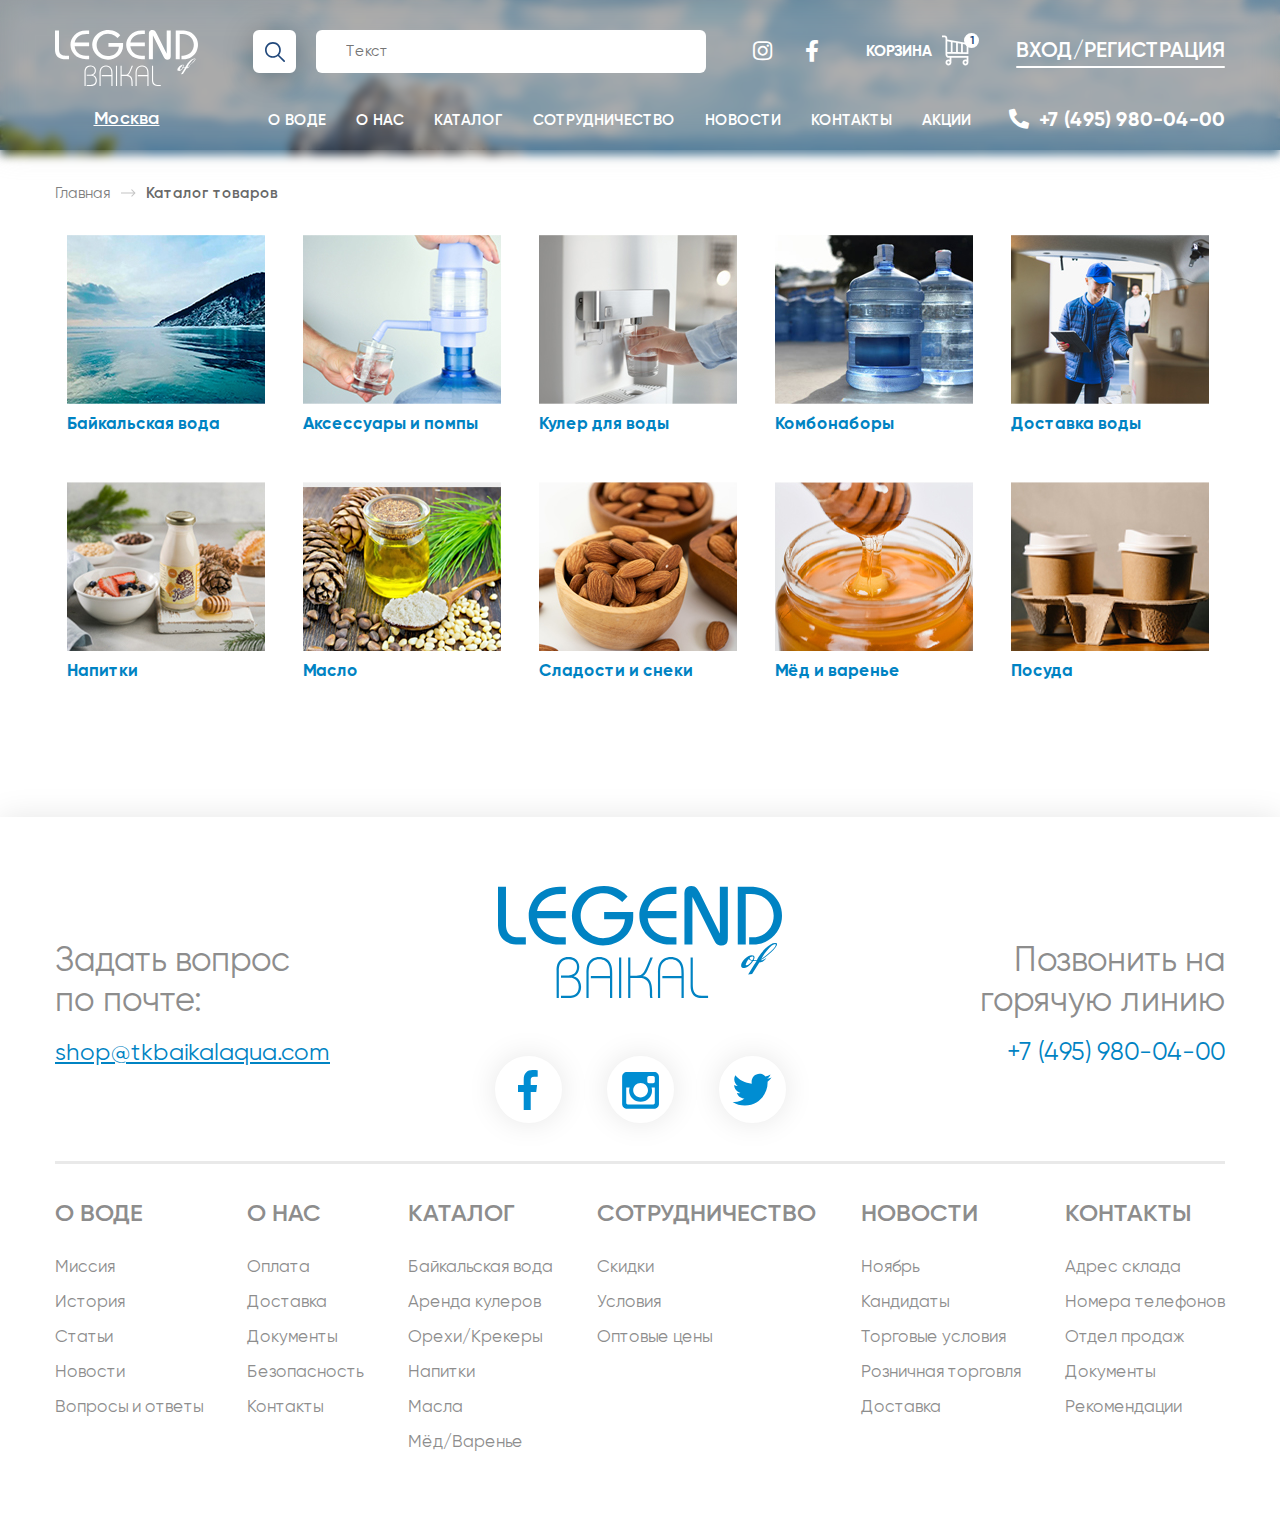
<file: categories.html>
<!DOCTYPE html>
<html lang="en">

<head>
    <meta charset="utf-8">
    <meta name="viewport" content="width=device-width, initial-scale=1.0">
    <title>Legend of Baikal</title>
    <link rel="stylesheet" href="css/swiper-bundle.min.css">
    <link rel="stylesheet" href="css/all.min.css">
    <link rel="stylesheet" href="css/style.css">
</head>
<body>
<main class="page">
<header class="header">
    <div class="header__container container">
        <div class="header__main-row not-mobile">
            <div class="header__column">
                <a class="header__logo" href="index.html">
                    <img src="img/logo-white.svg" alt="logo">
                </a>
                <div class="city dropdown">
                    <button class="city__current">Москва</button>
                    <div class="dropdown__menu">
                        <ul class="dropdown__list">
                            <li class="dropdown__item"><a class="dropdown__item-label city__item" href="#">Москва</a></li>
                            <li class="dropdown__item"><a class="dropdown__item-label city__item" href="#">Санкт-Петербург</a></li>
                            <li class="dropdown__item"><a class="dropdown__item-label city__item" href="#">Казань</a></li>
                            <li class="dropdown__item"><a class="dropdown__item-label city__item" href="#">Новороссийск</a></li>
                        </ul>
                    </div>
                </div>
            </div>
            <div class="header__column header__large">
                <div class="header__row">
                    <form action="#" class="search">
                        <button class="search__submit" type="submit">
                            <svg width="20" height="20" viewBox="0 0 20 20" xmlns="http://www.w3.org/2000/svg">
                                <path d="M19.7558 18.5775L14.0683 12.89C15.17 11.5292 15.8333 9.8 15.8333 7.91668C15.8333 3.55168 12.2816 0 7.91664 0C3.55164 0 0 3.55164 0 7.91664C0 12.2816 3.55168 15.8333 7.91668 15.8333C9.8 15.8333 11.5292 15.17 12.89 14.0683L18.5775 19.7558C18.74 19.9183 18.9533 20 19.1667 20C19.38 20 19.5934 19.9183 19.7559 19.7558C20.0817 19.43 20.0817 18.9033 19.7558 18.5775ZM7.91668 14.1666C4.47 14.1666 1.66668 11.3633 1.66668 7.91664C1.66668 4.46996 4.47 1.66664 7.91668 1.66664C11.3634 1.66664 14.1667 4.46996 14.1667 7.91664C14.1667 11.3633 11.3633 14.1666 7.91668 14.1666Z" fill="#21487B"/>
                            </svg>
                        </button>
                        <div class="search__block">
                            <input class="search__text" type="text" name="search" placeholder="Текст" required>
                        </div>
                    </form>
                    <div class="header__social">
                        <a class="header__link" href="#"><i class="fab fa-instagram"></i></a>
                        <a class="header__link" href="#"><i class="fab fa-facebook-f"></i></a>
                    </div>
                    <a class="header__cart not-tablet" href="#">
                        <span class="header__cart-text">Корзина</span>
                        <div class="header__cart-item">
                            <svg class="header__cart-icon" width="28" height="31" viewBox="0 0 28 31" xmlns="http://www.w3.org/2000/svg">
                                <path d="M27.3919 19.1429V8.01918L5.47837 4.06258V2.69505C5.47837 1.20902 4.26942 0 2.78338 0H0V1.82612H2.78332C3.26243 1.82612 3.65225 2.21594 3.65225 2.69505V19.5566C3.65225 21.5032 5.23586 23.0868 7.18245 23.0868H7.9132V25.1678C7.54012 25.0043 7.12852 24.9129 6.69579 24.9129C5.01758 24.9129 3.65225 26.2782 3.65225 27.9564C3.65225 29.6346 5.01758 31 6.69579 31C8.2713 31 9.5709 29.7966 9.72405 28.2608H9.73933V23.0868H25.5657V25.1678C25.1927 25.0043 24.781 24.9129 24.3483 24.9129C22.6701 24.9129 21.3048 26.2782 21.3048 27.9564C21.3048 29.6346 22.6701 31 24.3483 31C25.9238 31 27.2234 29.7966 27.3766 28.2608H27.3919V21.2606H7.18245C6.24279 21.2606 5.47837 20.4962 5.47837 19.5566V18.8385L27.3919 19.1429ZM6.69579 29.1738C6.0245 29.1738 5.47837 28.6277 5.47837 27.9564C5.47837 27.2851 6.0245 26.739 6.69579 26.739C7.36707 26.739 7.9132 27.2851 7.9132 27.9564C7.9132 28.6277 7.36707 29.1738 6.69579 29.1738ZM24.3483 29.1738C23.677 29.1738 23.1309 28.6277 23.1309 27.9564C23.1309 27.2851 23.677 26.739 24.3483 26.739C25.0196 26.739 25.5657 27.2851 25.5657 27.9564C25.5657 28.6277 25.0196 29.1738 24.3483 29.1738ZM14.609 17.1391L10.9567 17.0884V6.90737L14.609 7.56679V17.1391ZM16.4351 7.89652L19.783 8.50103V17.211L16.4351 17.1645V7.89652ZM9.13062 17.063L5.47837 17.0123V5.91822L9.13062 6.57764V17.063ZM25.5657 17.2913L21.6091 17.2363V8.83071L25.5657 9.54509V17.2913Z" fill="white"/>
                            </svg>
                            <div class="header__cart-count">1</div>
                        </div>
                    </a>
                    <div class="account">
                        <a class="account__link" href="#">Вход/регистрация</a>
                    </div>
                </div>
                <div class="header__row">
                    <div class="header__left header__large">
                        <nav class="nav">
                            <ul class="nav__list">
                                <li class="nav__list-item"><a class="nav__link" href="#">О воде</a></li>
                                <li class="nav__list-item dropdown">
                                    <a class="nav__link" href="#">О нас</a>
                                    <div class="dropdown__menu">
                                        <ul class="dropdown__list">
                                            <li class="dropdown__item">
                                                <input class="dropdown__item-check" id="dropdown0" type="checkbox">
                                                <label class="dropdown__item-label" for="dropdown0">
                                                    Новости индустрии
                                                    <svg width="6" height="9" viewBox="0 0 6 9" fill="none" xmlns="http://www.w3.org/2000/svg">
                                                        <path d="M6 4.50001C6 4.66131 5.92797 4.82259 5.78422 4.94557L1.25832 8.81537C0.970413 9.06154 0.503627 9.06154 0.21584 8.81537C-0.0719468 8.5693 -0.0719468 8.17026 0.21584 7.92407L4.22061 4.50001L0.21598 1.07594C-0.0718072 0.829771 -0.0718073 0.430768 0.21598 0.184717C0.503767 -0.0615721 0.970553 -0.0615721 1.25846 0.184717L5.78436 4.05446C5.92814 4.1775 6 4.33878 6 4.50001Z" fill="#0083C3"/>
                                                    </svg>
                                                    </label>
                                                <ul class="dropdown__list">
                                                    <li class="dropdown__item"><a href="#" class="dropdown__link">Новость</a></li>
                                                    <li class="dropdown__item"><a href="#" class="dropdown__link">Новость</a></li>
                                                </ul>
                                            </li>
                                            <li class="dropdown__item">
                                                <input class="dropdown__item-check" id="dropdown1" type="checkbox">
                                                <label class="dropdown__item-label" for="dropdown1">
                                                    Статьи и обзоры
                                                    <svg width="6" height="9" viewBox="0 0 6 9" fill="none" xmlns="http://www.w3.org/2000/svg">
                                                        <path d="M6 4.50001C6 4.66131 5.92797 4.82259 5.78422 4.94557L1.25832 8.81537C0.970413 9.06154 0.503627 9.06154 0.21584 8.81537C-0.0719468 8.5693 -0.0719468 8.17026 0.21584 7.92407L4.22061 4.50001L0.21598 1.07594C-0.0718072 0.829771 -0.0718073 0.430768 0.21598 0.184717C0.503767 -0.0615721 0.970553 -0.0615721 1.25846 0.184717L5.78436 4.05446C5.92814 4.1775 6 4.33878 6 4.50001Z" fill="#0083C3"/>
                                                    </svg>
                                                </label>
                                                <ul class="dropdown__list">
                                                    <li class="dropdown__item"><a href="#" class="dropdown__link">Статья</a></li>
                                                    <li class="dropdown__item"><a href="#" class="dropdown__link">Обзор</a></li>
                                                </ul>
                                            </li>
                                        </ul>
                                    </div>
                                </li>
                                <li class="nav__list-item dropdown dropdown-catalog">
                                    <a class="nav__link" href="#">Каталог</a>
                                    <div class="dropdown__menu">
                                        <div class="dropdown__table">
                                            <div class="dropdown__cell">
                                                <a href="#" class="dropdown__cell-link">
                                                    <img src="img/icons/header-catalog/1.svg" alt="">
                                                    <span>Байкальская вода</span>
                                                </a>
                                            </div>
                                            <div class="dropdown__cell">
                                                <a href="#" class="dropdown__cell-link">
                                                    <img src="img/icons/header-catalog/2.svg" alt="">
                                                    <span>Доставка воды</span>
                                                </a>
                                            </div>
                                            <div class="dropdown__cell">
                                                <a href="#" class="dropdown__cell-link">
                                                    <img src="img/icons/header-catalog/3.svg" alt="">
                                                    <span>Аренда кулеров</span>
                                                </a>
                                            </div>
                                            <div class="dropdown__cell">
                                                <a href="#" class="dropdown__cell-link">
                                                    <img src="img/icons/header-catalog/4.svg" alt="">
                                                    <span>Мёд/варенье</span>
                                                </a>
                                            </div>
                                            <div class="dropdown__cell">
                                                <a href="#" class="dropdown__cell-link">
                                                    <img src="img/icons/header-catalog/5.svg" alt="">
                                                    <span>Напитки</span>
                                                </a>
                                            </div>
                                            <div class="dropdown__cell">
                                                <a href="#" class="dropdown__cell-link">
                                                    <img src="img/icons/header-catalog/6.svg" alt="">
                                                    <span>Масло</span>
                                                </a>
                                            </div>
                                            <div class="dropdown__cell">
                                                <a href="#" class="dropdown__cell-link">
                                                    <img src="img/icons/header-catalog/7.svg" alt="">
                                                    <span>Орехи/крекеры</span>
                                                </a>
                                            </div>
                                            <div class="dropdown__cell">
                                                <a href="#" class="dropdown__cell-link">
                                                    <img src="img/icons/header-catalog/8.svg" alt="">
                                                    <span>Вода упаковка</span>
                                                </a>
                                            </div>
                                            <div class="dropdown__cell">
                                                <a href="#" class="dropdown__cell-link">
                                                    <img src="img/icons/header-catalog/9.svg" alt="">
                                                    <span>Бытовая&nbsp;химия /гигиена</span>
                                                </a>
                                            </div>
                                            <div class="dropdown__cell">
                                                <a href="#" class="dropdown__cell-link">
                                                    <img src="img/icons/header-catalog/10.svg" alt="">
                                                    <span>Посуда</span>
                                                </a>
                                            </div>
                                            <div class="dropdown__cell">
                                                <a href="#" class="dropdown__cell-link">
                                                    <img src="img/icons/header-catalog/11.svg" alt="">
                                                    <span>Помпы</span>
                                                </a>
                                            </div>
                                        </div>
                                    </div>
                                </li>
                                <li class="nav__list-item"><a class="nav__link" href="#">Сотрудничество</a></li>
                                <li class="nav__list-item not-tablet"><a class="nav__link" href="#">Новости</a></li>
                                <li class="nav__list-item not-tablet"><a class="nav__link" href="#">Контакты</a></li>
                                <li class="nav__list-item not-tablet"><a class="nav__link" href="#">Акции</a></li>
                                <li class="nav__list-item tablet dropdown">
                                    <a class="nav__link" href="#">Ещё...</a>
                                    <div class="dropdown__menu">
                                        <ul class="dropdown__list">
                                            <li class="dropdown__item"><a class="dropdown__item-label" href="#">Новости</a></li>
                                            <li class="dropdown__item"><a class="dropdown__item-label" href="#">Контакты</a></li>
                                            <li class="dropdown__item"><a class="dropdown__item-label" href="#">Акции</a></li>
                                        </ul>
                                    </div>
                                </li>
                            </ul>
                        </nav>
                    </div>
                    <div class="header__right header__short not-tablet">
                        <a class="header__phone" href="tel:+74959800400"><i class="fas fa-phone-alt"></i><span>+7 (495) 980-04-00</span></a>
                    </div>
                    <a class="header__cart tablet not-mobile" href="#">
                        <div class="header__cart-item">
                            <svg class="header__cart-icon" width="28" height="31" viewBox="0 0 28 31" xmlns="http://www.w3.org/2000/svg">
                                <path d="M27.3919 19.1429V8.01918L5.47837 4.06258V2.69505C5.47837 1.20902 4.26942 0 2.78338 0H0V1.82612H2.78332C3.26243 1.82612 3.65225 2.21594 3.65225 2.69505V19.5566C3.65225 21.5032 5.23586 23.0868 7.18245 23.0868H7.9132V25.1678C7.54012 25.0043 7.12852 24.9129 6.69579 24.9129C5.01758 24.9129 3.65225 26.2782 3.65225 27.9564C3.65225 29.6346 5.01758 31 6.69579 31C8.2713 31 9.5709 29.7966 9.72405 28.2608H9.73933V23.0868H25.5657V25.1678C25.1927 25.0043 24.781 24.9129 24.3483 24.9129C22.6701 24.9129 21.3048 26.2782 21.3048 27.9564C21.3048 29.6346 22.6701 31 24.3483 31C25.9238 31 27.2234 29.7966 27.3766 28.2608H27.3919V21.2606H7.18245C6.24279 21.2606 5.47837 20.4962 5.47837 19.5566V18.8385L27.3919 19.1429ZM6.69579 29.1738C6.0245 29.1738 5.47837 28.6277 5.47837 27.9564C5.47837 27.2851 6.0245 26.739 6.69579 26.739C7.36707 26.739 7.9132 27.2851 7.9132 27.9564C7.9132 28.6277 7.36707 29.1738 6.69579 29.1738ZM24.3483 29.1738C23.677 29.1738 23.1309 28.6277 23.1309 27.9564C23.1309 27.2851 23.677 26.739 24.3483 26.739C25.0196 26.739 25.5657 27.2851 25.5657 27.9564C25.5657 28.6277 25.0196 29.1738 24.3483 29.1738ZM14.609 17.1391L10.9567 17.0884V6.90737L14.609 7.56679V17.1391ZM16.4351 7.89652L19.783 8.50103V17.211L16.4351 17.1645V7.89652ZM9.13062 17.063L5.47837 17.0123V5.91822L9.13062 6.57764V17.063ZM25.5657 17.2913L21.6091 17.2363V8.83071L25.5657 9.54509V17.2913Z" fill="white"/>
                            </svg>                                    
                            <div class="header__cart-count">1</div>
                        </div>
                    </a>
                </div>
            </div>
        </div>
        <div class="header__main-row mobile">
            <div class="header__column">
                <a class="header__logo" href="index.html">
                    <img src="img/logo-white.svg" alt="logo">
                </a>
            </div>
            <div class="header__column">
                <div class="city dropdown">
                    <button class="city__current">Москва</button>
                    <div class="dropdown__menu">
                        <ul class="dropdown__list">
                            <li class="dropdown__item"><a class="dropdown__item-label city__item" href="#">Москва</a></li>
                            <li class="dropdown__item"><a class="dropdown__item-label city__item" href="#">Санкт-Петербург</a></li>
                            <li class="dropdown__item"><a class="dropdown__item-label city__item" href="#">Казань</a></li>
                            <li class="dropdown__item"><a class="dropdown__item-label city__item" href="#">Новороссийск</a></li>
                        </ul>
                    </div>
                </div>
                <a class="header__phone" href="tel:+74959800400"><span>+7 (495) 980-04-00</span></a>
            </div>
            <div class="header__column">
                <div class="header__row">
                    <a class="header__cart mobile" href="#">
                        <div class="header__cart-item">
                            <svg class="header__cart-icon" width="28" height="31" viewBox="0 0 28 31" xmlns="http://www.w3.org/2000/svg">
                                <path d="M27.3919 19.1429V8.01918L5.47837 4.06258V2.69505C5.47837 1.20902 4.26942 0 2.78338 0H0V1.82612H2.78332C3.26243 1.82612 3.65225 2.21594 3.65225 2.69505V19.5566C3.65225 21.5032 5.23586 23.0868 7.18245 23.0868H7.9132V25.1678C7.54012 25.0043 7.12852 24.9129 6.69579 24.9129C5.01758 24.9129 3.65225 26.2782 3.65225 27.9564C3.65225 29.6346 5.01758 31 6.69579 31C8.2713 31 9.5709 29.7966 9.72405 28.2608H9.73933V23.0868H25.5657V25.1678C25.1927 25.0043 24.781 24.9129 24.3483 24.9129C22.6701 24.9129 21.3048 26.2782 21.3048 27.9564C21.3048 29.6346 22.6701 31 24.3483 31C25.9238 31 27.2234 29.7966 27.3766 28.2608H27.3919V21.2606H7.18245C6.24279 21.2606 5.47837 20.4962 5.47837 19.5566V18.8385L27.3919 19.1429ZM6.69579 29.1738C6.0245 29.1738 5.47837 28.6277 5.47837 27.9564C5.47837 27.2851 6.0245 26.739 6.69579 26.739C7.36707 26.739 7.9132 27.2851 7.9132 27.9564C7.9132 28.6277 7.36707 29.1738 6.69579 29.1738ZM24.3483 29.1738C23.677 29.1738 23.1309 28.6277 23.1309 27.9564C23.1309 27.2851 23.677 26.739 24.3483 26.739C25.0196 26.739 25.5657 27.2851 25.5657 27.9564C25.5657 28.6277 25.0196 29.1738 24.3483 29.1738ZM14.609 17.1391L10.9567 17.0884V6.90737L14.609 7.56679V17.1391ZM16.4351 7.89652L19.783 8.50103V17.211L16.4351 17.1645V7.89652ZM9.13062 17.063L5.47837 17.0123V5.91822L9.13062 6.57764V17.063ZM25.5657 17.2913L21.6091 17.2363V8.83071L25.5657 9.54509V17.2913Z" fill="white"/>
                            </svg>
                            <div class="header__cart-count header__cart-count_invert">1</div>
                        </div>
                    </a>
                    <button class="header__burger _burger-opener">
                        <span></span>
                    </button>
                </div>
            </div>
        </div>
    </div>
</header>

<div class="burger mobile">
    <button class="burger__close _burger-closer">
        <svg width="21" height="21" viewBox="0 0 21 21" fill="none" xmlns="http://www.w3.org/2000/svg">
            <rect width="27.2817" height="1.94869" rx="0.974345" transform="matrix(0.695598 0.718431 -0.695598 0.718431 1.35547 0)" fill="white"/>
            <rect width="27.2817" height="1.94869" rx="0.974345" transform="matrix(-0.695598 0.718431 0.695598 0.718431 19.6445 0)" fill="white"/>
        </svg>
    </button>
    <div class="burger__social">
        <a href="#"><i class="fab fa-instagram"></i></a>
        <a href="#"><i class="fab fa-facebook-f"></i></a>
    </div>
    <div class="burger__main">
        <div class="burger__column">
            <a class="burger__logo" href="index.html">
                <img src="img/logo-white.svg" alt="logo">
            </a>
            <div class="city dropdown">
                <button class="city__current">Москва</button>
                <div class="dropdown__menu">
                    <ul class="dropdown__list">
                        <li class="dropdown__item"><a class="dropdown__item-label city__item" href="#">Москва</a></li>
                        <li class="dropdown__item"><a class="dropdown__item-label city__item" href="#">Санкт-Петербург</a></li>
                        <li class="dropdown__item"><a class="dropdown__item-label city__item" href="#">Казань</a></li>
                        <li class="dropdown__item"><a class="dropdown__item-label city__item" href="#">Новороссийск</a></li>
                    </ul>
                </div>
            </div>

        </div>
        <div class="burger__row">
            <a class="burger__phone" href="tel:+74959800400"><i class="fas fa-phone-alt"></i><span>+7 (495) 980-04-00</span></a>
            <div class="account">
                <a class="account__link" href="#">Вход/регистрация</a>
            </div>
        </div>

        <form action="#" class="search">
            <div class="search__block">
                <input class="search__text" type="text" name="search" placeholder="Текст" required>
            </div>
            <button class="search__submit" type="submit">
                <svg width="20" height="20" viewBox="0 0 20 20" xmlns="http://www.w3.org/2000/svg">
                    <path d="M19.7558 18.5775L14.0683 12.89C15.17 11.5292 15.8333 9.8 15.8333 7.91668C15.8333 3.55168 12.2816 0 7.91664 0C3.55164 0 0 3.55164 0 7.91664C0 12.2816 3.55168 15.8333 7.91668 15.8333C9.8 15.8333 11.5292 15.17 12.89 14.0683L18.5775 19.7558C18.74 19.9183 18.9533 20 19.1667 20C19.38 20 19.5934 19.9183 19.7559 19.7558C20.0817 19.43 20.0817 18.9033 19.7558 18.5775ZM7.91668 14.1666C4.47 14.1666 1.66668 11.3633 1.66668 7.91664C1.66668 4.46996 4.47 1.66664 7.91668 1.66664C11.3634 1.66664 14.1667 4.46996 14.1667 7.91664C14.1667 11.3633 11.3633 14.1666 7.91668 14.1666Z" fill="#21487B"/>
                </svg>
            </button>
        </form>

        <div class="burger__lists">
            <ul class="burger__list">
                <li class="burger__item"><a class="burger__link" href="#">О воде</a></li>
                <li class="burger__item burger__dropdown">
                    <input type="checkbox" id="burgerDropdowncheck0" name="burgerDropdowncheck0">
                    <label for="burgerDropdowncheck0">
                        <span>Каталог</span>
                        <svg width="18" height="11" viewBox="0 0 18 11" fill="none" xmlns="http://www.w3.org/2000/svg">
                            <path d="M9.00003 -7.86802e-07C9.32263 -7.586e-07 9.64518 0.132051 9.89114 0.3956L17.6307 8.69309C18.1231 9.22091 18.1231 10.0767 17.6307 10.6043C17.1386 11.1319 16.3405 11.1319 15.8481 10.6043L9.00003 3.26222L2.15188 10.604C1.65954 11.1316 0.861536 11.1316 0.369434 10.604C-0.123144 10.0764 -0.123144 9.22065 0.369435 8.69283L8.10893 0.395343C8.355 0.131751 8.67755 -8.14994e-07 9.00003 -7.86802e-07Z" fill="white"/>
                        </svg>
                    </label>
                    <ul class="burger__dropdown-list">
                        <li class="burger__dropdown-item"><a class="burger__dropdown-link" href="">Байкальская вода</a></li>
                        <li class="burger__dropdown-item"><a class="burger__dropdown-link" href="">Оборудование для воды</a></li>
                        <li class="burger__dropdown-item"><a class="burger__dropdown-link" href="">Аренда кулеров</a></li>
                        <li class="burger__dropdown-item"><a class="burger__dropdown-link" href="">Орехи/Крекеры</a></li>
                        <li class="burger__dropdown-item"><a class="burger__dropdown-link" href="">Товары в офис</a></li>
                        <li class="burger__dropdown-item"><a class="burger__dropdown-link" href="">Напитки</a></li>
                        <li class="burger__dropdown-item"><a class="burger__dropdown-link" href="">Масла</a></li>
                        <li class="burger__dropdown-item"><a class="burger__dropdown-link" href="">Мёд/Варенье</a></li>
                    </ul>
                </li>
                <li class="burger__item"><a class="burger__link" href="#">Сотрудничество</a></li>
                <li class="burger__item"><a class="burger__link" href="#">Акции</a></li>
            </ul>
            <ul class="burger__list">
                <li class="burger__item"><a class="burger__link" href="#">О нас</a></li>
                <li class="burger__item"><a class="burger__link" href="#">Новости</a></li>
                <li class="burger__item"><a class="burger__link" href="#">Контакты</a></li>
                <li class="burger__item"><a class="burger__link" href="#"><span>Корзина</span><div class="header__cart-count">1</div></a></li>
            </ul>
        </div>
    </div>
</div>    <div class="content">
        
        <section class="breadcrumbs">
            <div class="container">
                <div class="breadcrumbs__items">
                    <div class="breadcrumbs__item">
                        <a class="breadcrumbs__link" href="#">Главная</a>
                    </div>
                    <div class="breadcrumbs__item">
                        <a class="breadcrumbs__link" href="#">Каталог товаров</a>
                    </div>
                </div>
            </div>
        </section>
        <section class="categories container">
            <div class="categories__items">
                <article class="categories__item">
                    <div class="categories__item-container">
                        <div class="categories__item-image">
                            <a href="#">
                                <img src="img/categories-page/categories/item1.jpg" alt="">
                            </a>
                        </div>
                        <h3 class="categories__item-name"><a href="#">Байкальская вода</a></h3>
                        <p class="categories__item-content">Одной из важных составляющих работы нашего интернет-магазина является то, что продаваемые товары сертифицированы и обеспечены фирменной гарантией фирм-производителей...</p>    
                    </div>
                </article>
                <article class="categories__item">
                    <div class="categories__item-container">
                        <div class="categories__item-image">
                            <a href="#">
                                <img src="img/categories-page/categories/item2.jpg" alt="">
                            </a>
                        </div>
                        <h3 class="categories__item-name"><a href="#">Аксессуары и помпы</a></h3>
                        <p class="categories__item-content">Одной из важных составляющих работы нашего интернет-магазина является то, что продаваемые товары сертифицированы и обеспечены фирменной гарантией фирм-производителей...</p>    
                    </div>
                </article>
                <article class="categories__item">
                    <div class="categories__item-container">
                        <div class="categories__item-image">
                            <a href="#">
                                <img src="img/categories-page/categories/item3.jpg" alt="">
                            </a>
                        </div>
                        <h3 class="categories__item-name"><a href="#">Кулер для воды</a></h3>
                        <p class="categories__item-content">Одной из важных составляющих работы нашего интернет-магазина является то, что продаваемые товары сертифицированы и обеспечены фирменной гарантией фирм-производителей...</p>    
                    </div>
                </article>
                <article class="categories__item">
                    <div class="categories__item-container">
                        <div class="categories__item-image">
                            <a href="#">
                                <img src="img/categories-page/categories/item4.jpg" alt="">
                            </a>
                        </div>
                        <h3 class="categories__item-name"><a href="#">Комбонаборы</a></h3>
                        <p class="categories__item-content">Одной из важных составляющих работы нашего интернет-магазина является то, что продаваемые товары сертифицированы и обеспечены фирменной гарантией фирм-производителей...</p>    
                    </div>
                </article>
                <article class="categories__item">
                    <div class="categories__item-container">
                        <div class="categories__item-image">
                            <a href="#">
                                <img src="img/categories-page/categories/item5.jpg" alt="">
                            </a>
                        </div>
                        <h3 class="categories__item-name"><a href="#">Доставка воды</a></h3>
                        <p class="categories__item-content">Одной из важных составляющих работы нашего интернет-магазина является то, что продаваемые товары сертифицированы и обеспечены фирменной гарантией фирм-производителей...</p>    
                    </div>
                </article>
                <article class="categories__item">
                    <div class="categories__item-container">
                        <div class="categories__item-image">
                            <a href="#">
                                <img src="img/categories-page/categories/item6.jpg" alt="">
                            </a>
                        </div>
                        <h3 class="categories__item-name"><a href="#">Напитки</a></h3>
                        <p class="categories__item-content">Одной из важных составляющих работы нашего интернет-магазина является то, что продаваемые товары сертифицированы и обеспечены фирменной гарантией фирм-производителей...</p>    
                    </div>
                </article>
                <article class="categories__item">
                    <div class="categories__item-container">
                        <div class="categories__item-image">
                            <a href="#">
                                <img src="img/categories-page/categories/item7.jpg" alt="">
                            </a>
                        </div>
                        <h3 class="categories__item-name"><a href="#">Масло</a></h3>
                        <p class="categories__item-content">Одной из важных составляющих работы нашего интернет-магазина является то, что продаваемые товары сертифицированы и обеспечены фирменной гарантией фирм-производителей...</p>    
                    </div>
                </article>
                <article class="categories__item">
                    <div class="categories__item-container">
                        <div class="categories__item-image">
                            <a href="#">
                                <img src="img/categories-page/categories/item8.jpg" alt="">
                            </a>
                        </div>
                        <h3 class="categories__item-name"><a href="#">Сладости и снеки</a></h3>
                        <p class="categories__item-content">Одной из важных составляющих работы нашего интернет-магазина является то, что продаваемые товары сертифицированы и обеспечены фирменной гарантией фирм-производителей...</p>    
                    </div>
                </article>
                <article class="categories__item">
                    <div class="categories__item-container">
                        <div class="categories__item-image">
                            <a href="#">
                                <img src="img/categories-page/categories/item9.jpg" alt="">
                            </a>
                        </div>
                        <h3 class="categories__item-name"><a href="#">Мёд и варенье</a></h3>
                        <p class="categories__item-content">Одной из важных составляющих работы нашего интернет-магазина является то, что продаваемые товары сертифицированы и обеспечены фирменной гарантией фирм-производителей...</p>    
                    </div>
                </article>
                <article class="categories__item">
                    <div class="categories__item-container">
                        <div class="categories__item-image">
                            <a href="#">
                                <img src="img/categories-page/categories/item10.jpg" alt="">
                            </a>
                        </div>
                        <h3 class="categories__item-name"><a href="#">Посуда</a></h3>
                        <p class="categories__item-content">Одной из важных составляющих работы нашего интернет-магазина является то, что продаваемые товары сертифицированы и обеспечены фирменной гарантией фирм-производителей...</p>    
                    </div>
                </article>
            </div>
        </section>

    </div>
<footer class="footer">
    <div class="container">
        <div class="footer__top">
            <div class="footer__left">
                <p class="footer__content">Задать&nbsp;вопрос по&nbsp;почте:</p>
                <a class="footer__link-mail" href="mailto:shop@tkbaikalaqua.com">shop@tkbaikalaqua.com</a>
            </div>
            <div class="footer__center">
                <a class="footer__logo" href="index.html">
                    <img src="img/logo-blue.svg" alt="">
                </a>
                <div class="footer__social">
                    <a class="footer__social-link" href="#">
                        <svg width="20" height="40" viewBox="0 0 20 40" xmlns="http://www.w3.org/2000/svg">
                            <path d="M16.0891 6.64215H19.6825V0.282155C19.0626 0.195488 16.9305 0.000488281 14.4474 0.000488281C9.26642 0.000488281 5.7173 3.31215 5.7173 9.39882V15.0005H0V22.1105H5.7173V40.0005H12.727V22.1122H18.213L19.0839 15.0022H12.7253V10.1038C12.727 8.04882 13.2715 6.64215 16.0891 6.64215Z" fill="#008DD2"/>
                        </svg>                            
                    </a>
                    <a class="footer__social-link" href="#">
                        <svg width="37" height="38" viewBox="0 0 37 38" xmlns="http://www.w3.org/2000/svg">
                            <path d="M4.86548 0.904785H32.2385C34.8391 0.904785 36.9651 3.0315 36.9651 5.63207V33.0051C36.9651 35.6049 34.8391 37.7302 32.2385 37.7302H4.86548C2.26491 37.7302 0.136719 35.6048 0.136719 33.0051V5.63207C0.136719 3.0315 2.26491 0.904785 4.86548 0.904785ZM26.9657 4.99482C26.0526 4.99482 25.3078 5.74256 25.3078 6.65516V10.6221C25.3078 11.535 26.0526 12.2811 26.9657 12.2811H31.1276C32.0393 12.2811 32.7857 11.535 32.7857 10.6221V6.65516C32.7857 5.74256 32.0393 4.99482 31.1276 4.99482H26.9657ZM32.8015 16.4778H29.5611C29.8684 17.4813 30.0349 18.5397 30.0349 19.64C30.0349 25.7635 24.9077 30.7302 18.5855 30.7302C12.2649 30.7302 7.13754 25.7635 7.13754 19.64C7.13754 18.5397 7.30572 17.4813 7.61152 16.4778H4.2308V32.0355C4.2308 32.8412 4.88868 33.4966 5.69362 33.4966H31.3393C32.145 33.4966 32.8015 32.8412 32.8015 32.0355V16.4778ZM18.5856 12.0719C14.5026 12.0719 11.1905 15.2794 11.1905 19.2397C11.1905 23.1959 14.5026 26.4058 18.5856 26.4058C22.6709 26.4058 25.9831 23.1959 25.9831 19.2397C25.9831 15.2793 22.6709 12.0719 18.5856 12.0719Z" fill="#008DD2"/>
                        </svg>                            
                    </a>
                    <a class="footer__social-link" href="#">
                        <svg width="45" height="37" viewBox="0 0 45 37" xmlns="http://www.w3.org/2000/svg">
                            <path d="M44.5166 5.11823C42.8874 5.83287 41.1514 6.30656 39.3416 6.53656C41.2035 5.42489 42.6245 3.67799 43.2926 1.57239C41.5567 2.60739 39.64 3.33846 37.5974 3.74644C35.9491 1.99132 33.5998 0.904297 31.0369 0.904297C26.0645 0.904297 22.0614 4.94025 22.0614 9.88799C22.0614 10.5999 22.1217 11.2844 22.2695 11.9361C14.8027 11.5719 8.19572 7.99323 3.75727 2.54168C2.98239 3.88608 2.52786 5.42489 2.52786 7.08144C2.52786 10.1919 4.12965 12.9492 6.51727 14.5455C5.07429 14.5181 3.6587 14.0992 2.45941 13.4393C2.45941 13.4667 2.45941 13.5023 2.45941 13.5379C2.45941 17.9024 5.57263 21.5276 9.65513 22.3627C8.92406 22.5626 8.12727 22.6585 7.30036 22.6585C6.72536 22.6585 6.14489 22.6256 5.60001 22.5051C6.7637 26.0619 10.0658 28.6768 13.9923 28.7617C10.9366 31.152 7.05667 32.5923 2.85644 32.5923C2.11989 32.5923 1.41346 32.5594 0.707031 32.4691C4.68548 35.0347 9.40048 36.4995 14.4851 36.4995C31.0123 36.4995 40.048 22.8091 40.048 10.9422C40.048 10.5451 40.0343 10.1618 40.0151 9.7812C41.7976 8.5162 43.2954 6.93632 44.5166 5.11823Z" fill="#008DD2"/>
                        </svg>                            
                    </a>
                </div>
            </div>
            <div class="footer__right">
                <p class="footer__content">Позвонить&nbsp;на горячую&nbsp;линию</p>
                <a class="footer__link-phone" href="tel:+74959800400">+7 (495) 980-04-00</a>
            </div>
        </div>
        <div class="footer__bottom">
            <div class="footer__column">
                <a class="footer__title-link" href="#">О воде</a>
                <ul class="footer__list">
                    <li class="footer__list-item"><a class="footer__link" href="#">Миссия</a></li>
                    <li class="footer__list-item"><a class="footer__link" href="#">История</a></li>
                    <li class="footer__list-item"><a class="footer__link" href="#">Статьи</a></li>
                    <li class="footer__list-item"><a class="footer__link" href="#">Новости</a></li>
                    <li class="footer__list-item"><a class="footer__link" href="#">Вопросы и ответы</a></li>
                </ul>
            </div>
            <div class="footer__column">
                <a class="footer__title-link" href="#">О нас</a>
                <ul class="footer__list">
                    <li class="footer__list-item"><a class="footer__link" href="#">Оплата</a></li>
                    <li class="footer__list-item"><a class="footer__link" href="#">Доставка</a></li>
                    <li class="footer__list-item"><a class="footer__link" href="#">Документы</a></li>
                    <li class="footer__list-item"><a class="footer__link" href="#">Безопасность</a></li>
                    <li class="footer__list-item"><a class="footer__link" href="#">Контакты</a></li>
                </ul>
            </div>
            <div class="footer__column">
                <a class="footer__title-link" href="#">Каталог</a>
                <ul class="footer__list">
                    <li class="footer__list-item"><a class="footer__link" href="#">Байкальская вода</a></li>
                    <li class="footer__list-item"><a class="footer__link" href="#">Аренда кулеров</a></li>
                    <li class="footer__list-item"><a class="footer__link" href="#">Орехи/Крекеры</a></li>
                    <li class="footer__list-item"><a class="footer__link" href="#">Напитки</a></li>
                    <li class="footer__list-item"><a class="footer__link" href="#">Масла</a></li>
                    <li class="footer__list-item"><a class="footer__link" href="#">Мёд/Варенье</a></li>
                </ul>
            </div>
            <div class="footer__column">
                <a class="footer__title-link" href="#">Сотрудничество</a>
                <ul class="footer__list">
                    <li class="footer__list-item"><a class="footer__link" href="#">Скидки</a></li>
                    <li class="footer__list-item"><a class="footer__link" href="#">Условия</a></li>
                    <li class="footer__list-item"><a class="footer__link" href="#">Оптовые цены</a></li>
                </ul>
            </div>
            <div class="footer__column">
                <a class="footer__title-link" href="#">Новости</a>
                <ul class="footer__list">
                    <li class="footer__list-item"><a class="footer__link" href="#">Ноябрь</a></li>
                    <li class="footer__list-item"><a class="footer__link" href="#">Кандидаты</a></li>
                    <li class="footer__list-item"><a class="footer__link" href="#">Торговые условия</a></li>
                    <li class="footer__list-item"><a class="footer__link" href="#">Розничная торговля</a></li>
                    <li class="footer__list-item"><a class="footer__link" href="#">Доставка</a></li>
                </ul>
            </div>
            <div class="footer__column">
                <a class="footer__title-link" href="#">Контакты</a>
                <ul class="footer__list">
                    <li class="footer__list-item"><a class="footer__link" href="#">Адрес склада</a></li>
                    <li class="footer__list-item"><a class="footer__link" href="#">Номера телефонов</a></li>
                    <li class="footer__list-item"><a class="footer__link" href="#">Отдел продаж</a></li>
                    <li class="footer__list-item"><a class="footer__link" href="#">Документы</a></li>
                    <li class="footer__list-item"><a class="footer__link" href="#">Рекомендации</a></li>
                </ul>
            </div>
        </div>
    </div>
</footer></main>
<script src="js/swiper-bundle.min.js"></script>
<script src="js/main.js"></script></body>
</html>
</file>
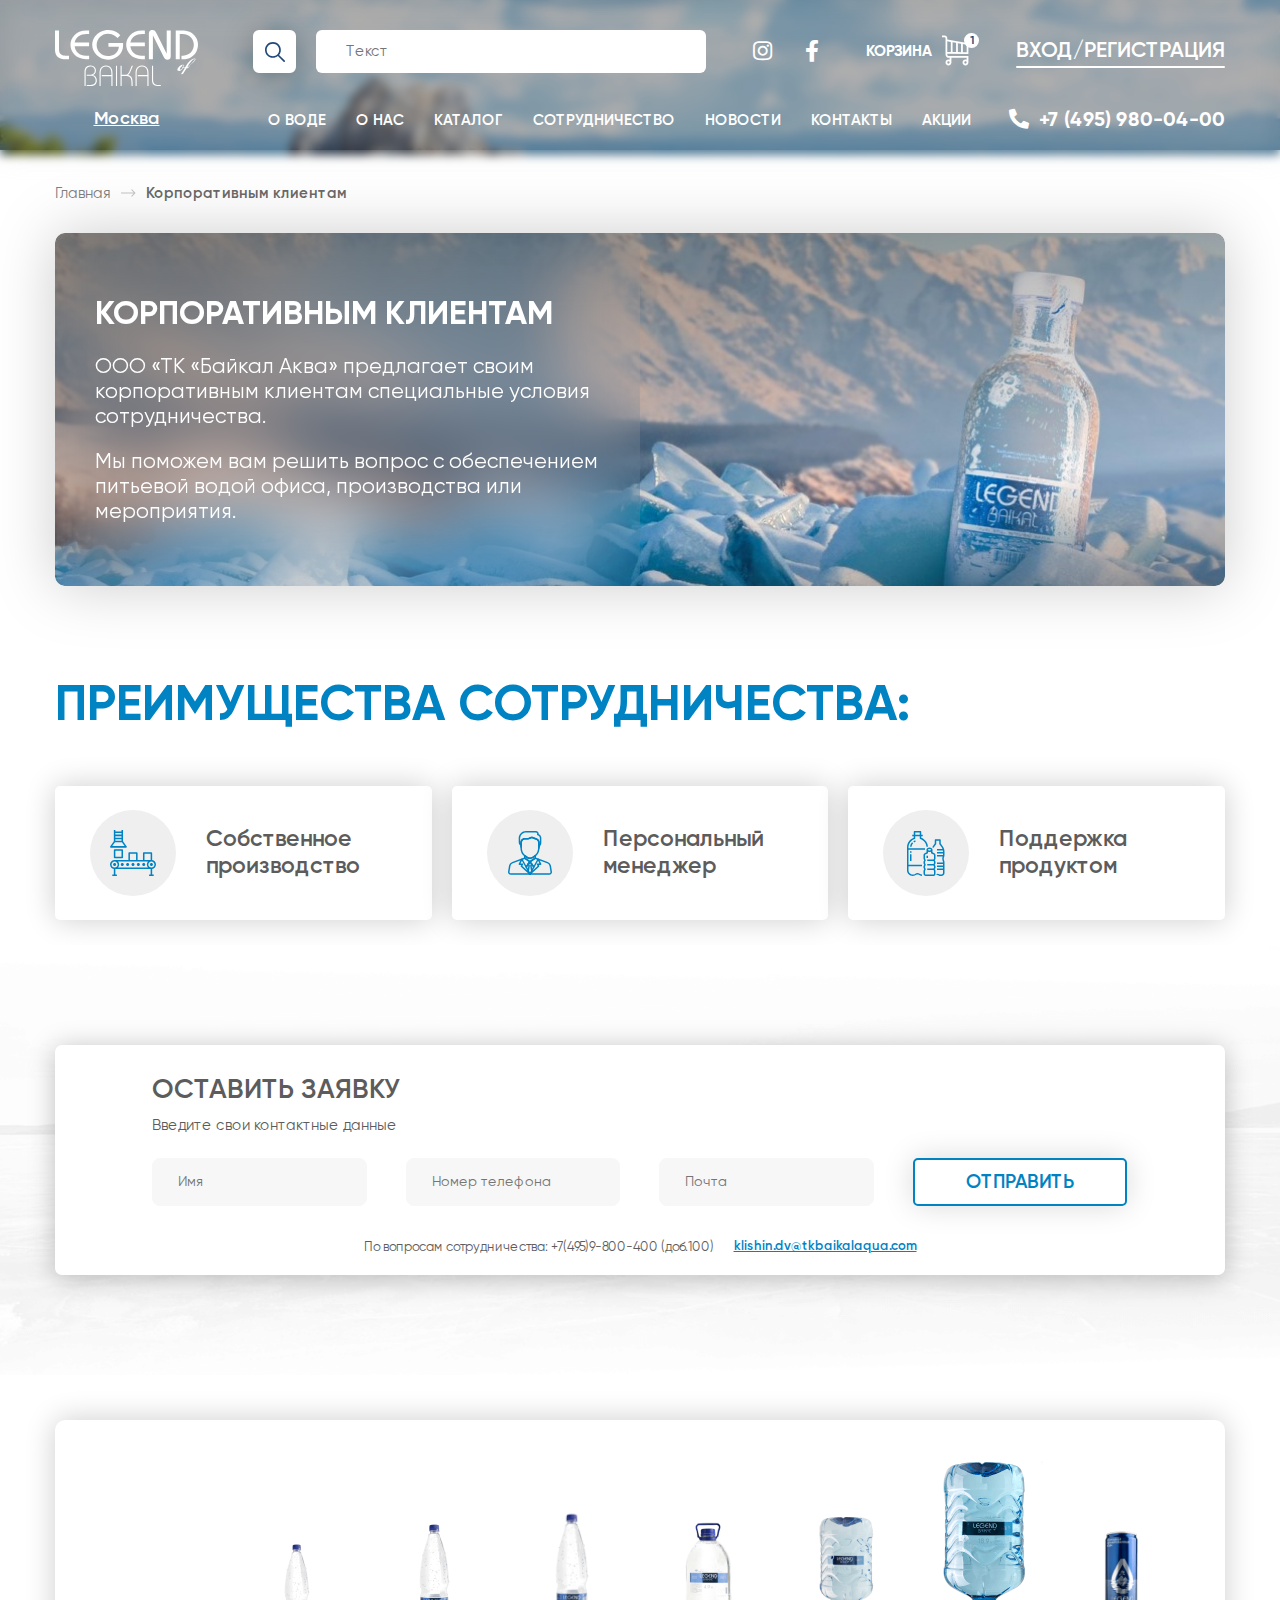
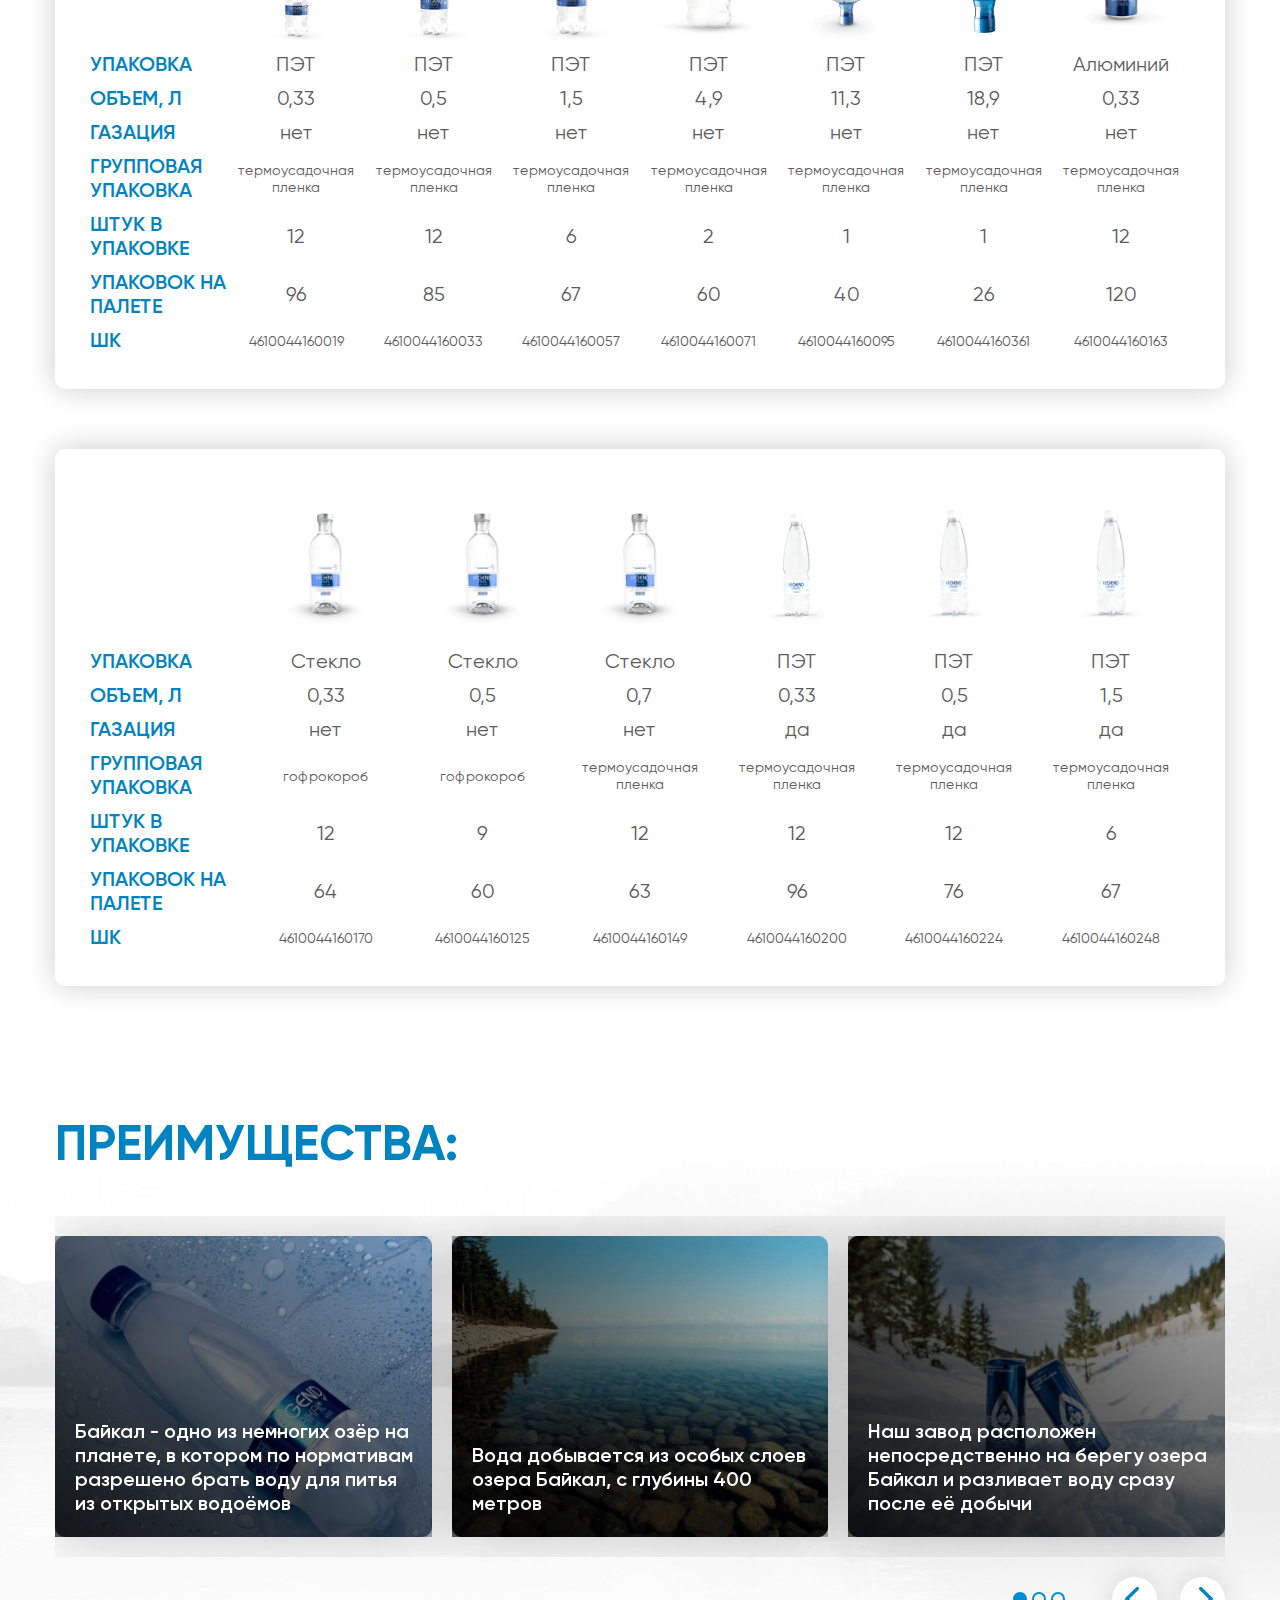
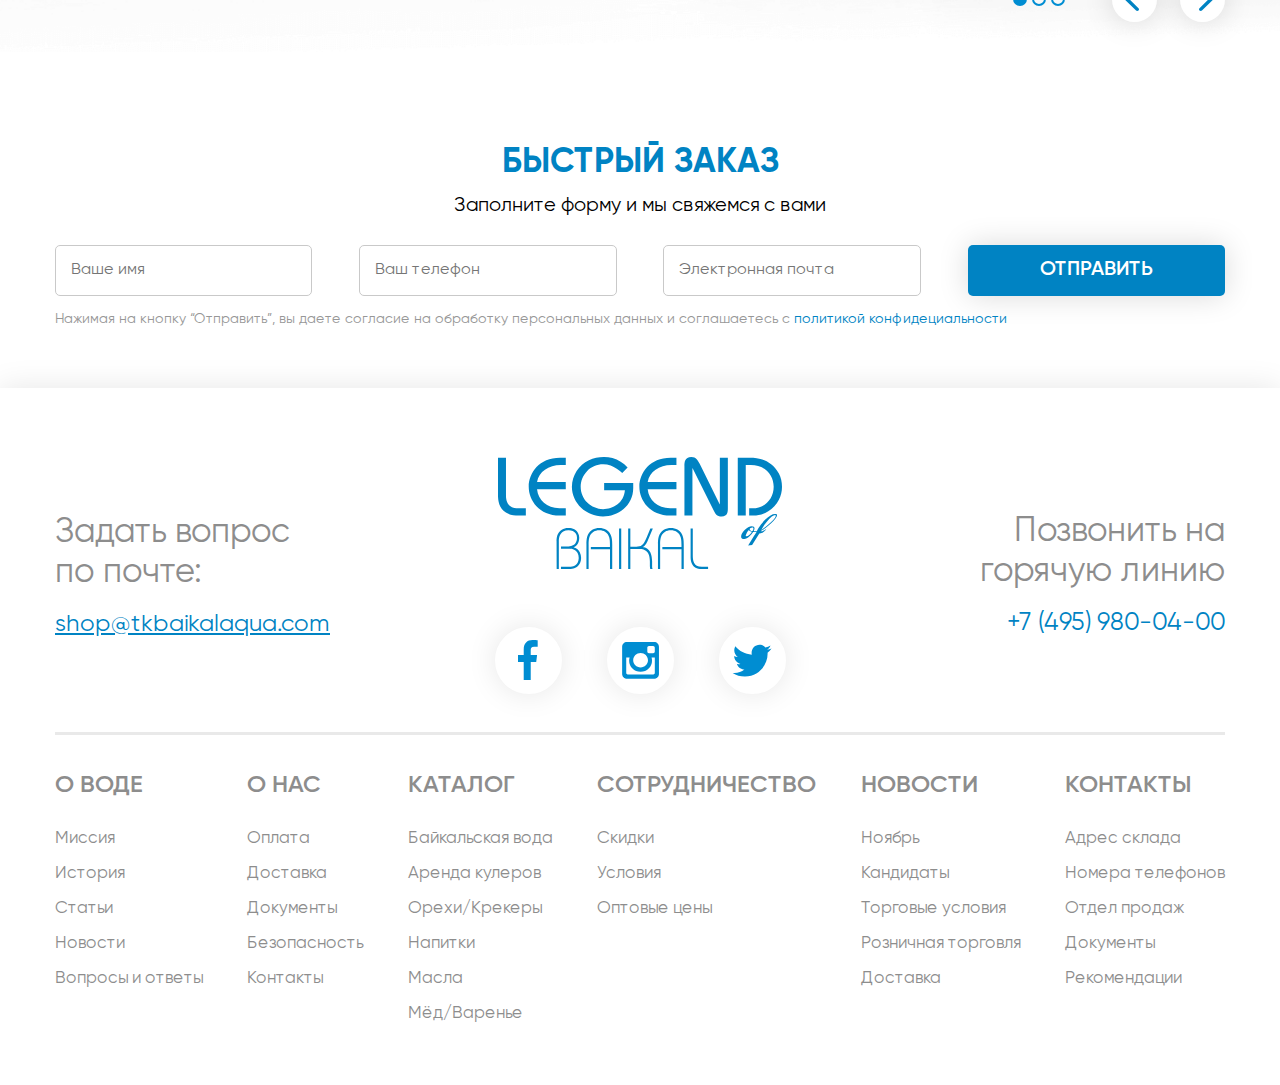
<file: corporative.html>
<!DOCTYPE html>
<html lang="en">

<head>
    <meta charset="utf-8">
    <meta name="viewport" content="width=device-width, initial-scale=1.0">
    <title>Legend of Baikal</title>
    <link rel="stylesheet" href="css/swiper-bundle.min.css">
    <link rel="stylesheet" href="css/all.min.css">
    <link rel="stylesheet" href="css/style.css">
</head>
<body>
<main class="page">
<header class="header">
    <div class="header__container container">
        <div class="header__main-row not-mobile">
            <div class="header__column">
                <a class="header__logo" href="index.html">
                    <img src="img/logo-white.svg" alt="logo">
                </a>
                <div class="city dropdown">
                    <button class="city__current">Москва</button>
                    <div class="dropdown__menu">
                        <ul class="dropdown__list">
                            <li class="dropdown__item"><a class="dropdown__item-label city__item" href="#">Москва</a></li>
                            <li class="dropdown__item"><a class="dropdown__item-label city__item" href="#">Санкт-Петербург</a></li>
                            <li class="dropdown__item"><a class="dropdown__item-label city__item" href="#">Казань</a></li>
                            <li class="dropdown__item"><a class="dropdown__item-label city__item" href="#">Новороссийск</a></li>
                        </ul>
                    </div>
                </div>
            </div>
            <div class="header__column header__large">
                <div class="header__row">
                    <form action="#" class="search">
                        <button class="search__submit" type="submit">
                            <svg width="20" height="20" viewBox="0 0 20 20" xmlns="http://www.w3.org/2000/svg">
                                <path d="M19.7558 18.5775L14.0683 12.89C15.17 11.5292 15.8333 9.8 15.8333 7.91668C15.8333 3.55168 12.2816 0 7.91664 0C3.55164 0 0 3.55164 0 7.91664C0 12.2816 3.55168 15.8333 7.91668 15.8333C9.8 15.8333 11.5292 15.17 12.89 14.0683L18.5775 19.7558C18.74 19.9183 18.9533 20 19.1667 20C19.38 20 19.5934 19.9183 19.7559 19.7558C20.0817 19.43 20.0817 18.9033 19.7558 18.5775ZM7.91668 14.1666C4.47 14.1666 1.66668 11.3633 1.66668 7.91664C1.66668 4.46996 4.47 1.66664 7.91668 1.66664C11.3634 1.66664 14.1667 4.46996 14.1667 7.91664C14.1667 11.3633 11.3633 14.1666 7.91668 14.1666Z" fill="#21487B"/>
                            </svg>
                        </button>
                        <div class="search__block">
                            <input class="search__text" type="text" name="search" placeholder="Текст" required>
                        </div>
                    </form>
                    <div class="header__social">
                        <a class="header__link" href="#"><i class="fab fa-instagram"></i></a>
                        <a class="header__link" href="#"><i class="fab fa-facebook-f"></i></a>
                    </div>
                    <a class="header__cart not-tablet" href="#">
                        <span class="header__cart-text">Корзина</span>
                        <div class="header__cart-item">
                            <svg class="header__cart-icon" width="28" height="31" viewBox="0 0 28 31" xmlns="http://www.w3.org/2000/svg">
                                <path d="M27.3919 19.1429V8.01918L5.47837 4.06258V2.69505C5.47837 1.20902 4.26942 0 2.78338 0H0V1.82612H2.78332C3.26243 1.82612 3.65225 2.21594 3.65225 2.69505V19.5566C3.65225 21.5032 5.23586 23.0868 7.18245 23.0868H7.9132V25.1678C7.54012 25.0043 7.12852 24.9129 6.69579 24.9129C5.01758 24.9129 3.65225 26.2782 3.65225 27.9564C3.65225 29.6346 5.01758 31 6.69579 31C8.2713 31 9.5709 29.7966 9.72405 28.2608H9.73933V23.0868H25.5657V25.1678C25.1927 25.0043 24.781 24.9129 24.3483 24.9129C22.6701 24.9129 21.3048 26.2782 21.3048 27.9564C21.3048 29.6346 22.6701 31 24.3483 31C25.9238 31 27.2234 29.7966 27.3766 28.2608H27.3919V21.2606H7.18245C6.24279 21.2606 5.47837 20.4962 5.47837 19.5566V18.8385L27.3919 19.1429ZM6.69579 29.1738C6.0245 29.1738 5.47837 28.6277 5.47837 27.9564C5.47837 27.2851 6.0245 26.739 6.69579 26.739C7.36707 26.739 7.9132 27.2851 7.9132 27.9564C7.9132 28.6277 7.36707 29.1738 6.69579 29.1738ZM24.3483 29.1738C23.677 29.1738 23.1309 28.6277 23.1309 27.9564C23.1309 27.2851 23.677 26.739 24.3483 26.739C25.0196 26.739 25.5657 27.2851 25.5657 27.9564C25.5657 28.6277 25.0196 29.1738 24.3483 29.1738ZM14.609 17.1391L10.9567 17.0884V6.90737L14.609 7.56679V17.1391ZM16.4351 7.89652L19.783 8.50103V17.211L16.4351 17.1645V7.89652ZM9.13062 17.063L5.47837 17.0123V5.91822L9.13062 6.57764V17.063ZM25.5657 17.2913L21.6091 17.2363V8.83071L25.5657 9.54509V17.2913Z" fill="white"/>
                            </svg>
                            <div class="header__cart-count">1</div>
                        </div>
                    </a>
                    <div class="account">
                        <a class="account__link" href="#">Вход/регистрация</a>
                    </div>
                </div>
                <div class="header__row">
                    <div class="header__left header__large">
                        <nav class="nav">
                            <ul class="nav__list">
                                <li class="nav__list-item"><a class="nav__link" href="#">О воде</a></li>
                                <li class="nav__list-item dropdown">
                                    <a class="nav__link" href="#">О нас</a>
                                    <div class="dropdown__menu">
                                        <ul class="dropdown__list">
                                            <li class="dropdown__item">
                                                <input class="dropdown__item-check" id="dropdown0" type="checkbox">
                                                <label class="dropdown__item-label" for="dropdown0">
                                                    Новости индустрии
                                                    <svg width="6" height="9" viewBox="0 0 6 9" fill="none" xmlns="http://www.w3.org/2000/svg">
                                                        <path d="M6 4.50001C6 4.66131 5.92797 4.82259 5.78422 4.94557L1.25832 8.81537C0.970413 9.06154 0.503627 9.06154 0.21584 8.81537C-0.0719468 8.5693 -0.0719468 8.17026 0.21584 7.92407L4.22061 4.50001L0.21598 1.07594C-0.0718072 0.829771 -0.0718073 0.430768 0.21598 0.184717C0.503767 -0.0615721 0.970553 -0.0615721 1.25846 0.184717L5.78436 4.05446C5.92814 4.1775 6 4.33878 6 4.50001Z" fill="#0083C3"/>
                                                    </svg>
                                                    </label>
                                                <ul class="dropdown__list">
                                                    <li class="dropdown__item"><a href="#" class="dropdown__link">Новость</a></li>
                                                    <li class="dropdown__item"><a href="#" class="dropdown__link">Новость</a></li>
                                                </ul>
                                            </li>
                                            <li class="dropdown__item">
                                                <input class="dropdown__item-check" id="dropdown1" type="checkbox">
                                                <label class="dropdown__item-label" for="dropdown1">
                                                    Статьи и обзоры
                                                    <svg width="6" height="9" viewBox="0 0 6 9" fill="none" xmlns="http://www.w3.org/2000/svg">
                                                        <path d="M6 4.50001C6 4.66131 5.92797 4.82259 5.78422 4.94557L1.25832 8.81537C0.970413 9.06154 0.503627 9.06154 0.21584 8.81537C-0.0719468 8.5693 -0.0719468 8.17026 0.21584 7.92407L4.22061 4.50001L0.21598 1.07594C-0.0718072 0.829771 -0.0718073 0.430768 0.21598 0.184717C0.503767 -0.0615721 0.970553 -0.0615721 1.25846 0.184717L5.78436 4.05446C5.92814 4.1775 6 4.33878 6 4.50001Z" fill="#0083C3"/>
                                                    </svg>
                                                </label>
                                                <ul class="dropdown__list">
                                                    <li class="dropdown__item"><a href="#" class="dropdown__link">Статья</a></li>
                                                    <li class="dropdown__item"><a href="#" class="dropdown__link">Обзор</a></li>
                                                </ul>
                                            </li>
                                        </ul>
                                    </div>
                                </li>
                                <li class="nav__list-item dropdown dropdown-catalog">
                                    <a class="nav__link" href="#">Каталог</a>
                                    <div class="dropdown__menu">
                                        <div class="dropdown__table">
                                            <div class="dropdown__cell">
                                                <a href="#" class="dropdown__cell-link">
                                                    <img src="img/icons/header-catalog/1.svg" alt="">
                                                    <span>Байкальская вода</span>
                                                </a>
                                            </div>
                                            <div class="dropdown__cell">
                                                <a href="#" class="dropdown__cell-link">
                                                    <img src="img/icons/header-catalog/2.svg" alt="">
                                                    <span>Доставка воды</span>
                                                </a>
                                            </div>
                                            <div class="dropdown__cell">
                                                <a href="#" class="dropdown__cell-link">
                                                    <img src="img/icons/header-catalog/3.svg" alt="">
                                                    <span>Аренда кулеров</span>
                                                </a>
                                            </div>
                                            <div class="dropdown__cell">
                                                <a href="#" class="dropdown__cell-link">
                                                    <img src="img/icons/header-catalog/4.svg" alt="">
                                                    <span>Мёд/варенье</span>
                                                </a>
                                            </div>
                                            <div class="dropdown__cell">
                                                <a href="#" class="dropdown__cell-link">
                                                    <img src="img/icons/header-catalog/5.svg" alt="">
                                                    <span>Напитки</span>
                                                </a>
                                            </div>
                                            <div class="dropdown__cell">
                                                <a href="#" class="dropdown__cell-link">
                                                    <img src="img/icons/header-catalog/6.svg" alt="">
                                                    <span>Масло</span>
                                                </a>
                                            </div>
                                            <div class="dropdown__cell">
                                                <a href="#" class="dropdown__cell-link">
                                                    <img src="img/icons/header-catalog/7.svg" alt="">
                                                    <span>Орехи/крекеры</span>
                                                </a>
                                            </div>
                                            <div class="dropdown__cell">
                                                <a href="#" class="dropdown__cell-link">
                                                    <img src="img/icons/header-catalog/8.svg" alt="">
                                                    <span>Вода упаковка</span>
                                                </a>
                                            </div>
                                            <div class="dropdown__cell">
                                                <a href="#" class="dropdown__cell-link">
                                                    <img src="img/icons/header-catalog/9.svg" alt="">
                                                    <span>Бытовая&nbsp;химия /гигиена</span>
                                                </a>
                                            </div>
                                            <div class="dropdown__cell">
                                                <a href="#" class="dropdown__cell-link">
                                                    <img src="img/icons/header-catalog/10.svg" alt="">
                                                    <span>Посуда</span>
                                                </a>
                                            </div>
                                            <div class="dropdown__cell">
                                                <a href="#" class="dropdown__cell-link">
                                                    <img src="img/icons/header-catalog/11.svg" alt="">
                                                    <span>Помпы</span>
                                                </a>
                                            </div>
                                        </div>
                                    </div>
                                </li>
                                <li class="nav__list-item"><a class="nav__link" href="#">Сотрудничество</a></li>
                                <li class="nav__list-item not-tablet"><a class="nav__link" href="#">Новости</a></li>
                                <li class="nav__list-item not-tablet"><a class="nav__link" href="#">Контакты</a></li>
                                <li class="nav__list-item not-tablet"><a class="nav__link" href="#">Акции</a></li>
                                <li class="nav__list-item tablet dropdown">
                                    <a class="nav__link" href="#">Ещё...</a>
                                    <div class="dropdown__menu">
                                        <ul class="dropdown__list">
                                            <li class="dropdown__item"><a class="dropdown__item-label" href="#">Новости</a></li>
                                            <li class="dropdown__item"><a class="dropdown__item-label" href="#">Контакты</a></li>
                                            <li class="dropdown__item"><a class="dropdown__item-label" href="#">Акции</a></li>
                                        </ul>
                                    </div>
                                </li>
                            </ul>
                        </nav>
                    </div>
                    <div class="header__right header__short not-tablet">
                        <a class="header__phone" href="tel:+74959800400"><i class="fas fa-phone-alt"></i><span>+7 (495) 980-04-00</span></a>
                    </div>
                    <a class="header__cart tablet not-mobile" href="#">
                        <div class="header__cart-item">
                            <svg class="header__cart-icon" width="28" height="31" viewBox="0 0 28 31" xmlns="http://www.w3.org/2000/svg">
                                <path d="M27.3919 19.1429V8.01918L5.47837 4.06258V2.69505C5.47837 1.20902 4.26942 0 2.78338 0H0V1.82612H2.78332C3.26243 1.82612 3.65225 2.21594 3.65225 2.69505V19.5566C3.65225 21.5032 5.23586 23.0868 7.18245 23.0868H7.9132V25.1678C7.54012 25.0043 7.12852 24.9129 6.69579 24.9129C5.01758 24.9129 3.65225 26.2782 3.65225 27.9564C3.65225 29.6346 5.01758 31 6.69579 31C8.2713 31 9.5709 29.7966 9.72405 28.2608H9.73933V23.0868H25.5657V25.1678C25.1927 25.0043 24.781 24.9129 24.3483 24.9129C22.6701 24.9129 21.3048 26.2782 21.3048 27.9564C21.3048 29.6346 22.6701 31 24.3483 31C25.9238 31 27.2234 29.7966 27.3766 28.2608H27.3919V21.2606H7.18245C6.24279 21.2606 5.47837 20.4962 5.47837 19.5566V18.8385L27.3919 19.1429ZM6.69579 29.1738C6.0245 29.1738 5.47837 28.6277 5.47837 27.9564C5.47837 27.2851 6.0245 26.739 6.69579 26.739C7.36707 26.739 7.9132 27.2851 7.9132 27.9564C7.9132 28.6277 7.36707 29.1738 6.69579 29.1738ZM24.3483 29.1738C23.677 29.1738 23.1309 28.6277 23.1309 27.9564C23.1309 27.2851 23.677 26.739 24.3483 26.739C25.0196 26.739 25.5657 27.2851 25.5657 27.9564C25.5657 28.6277 25.0196 29.1738 24.3483 29.1738ZM14.609 17.1391L10.9567 17.0884V6.90737L14.609 7.56679V17.1391ZM16.4351 7.89652L19.783 8.50103V17.211L16.4351 17.1645V7.89652ZM9.13062 17.063L5.47837 17.0123V5.91822L9.13062 6.57764V17.063ZM25.5657 17.2913L21.6091 17.2363V8.83071L25.5657 9.54509V17.2913Z" fill="white"/>
                            </svg>                                    
                            <div class="header__cart-count">1</div>
                        </div>
                    </a>
                </div>
            </div>
        </div>
        <div class="header__main-row mobile">
            <div class="header__column">
                <a class="header__logo" href="index.html">
                    <img src="img/logo-white.svg" alt="logo">
                </a>
            </div>
            <div class="header__column">
                <div class="city dropdown">
                    <button class="city__current">Москва</button>
                    <div class="dropdown__menu">
                        <ul class="dropdown__list">
                            <li class="dropdown__item"><a class="dropdown__item-label city__item" href="#">Москва</a></li>
                            <li class="dropdown__item"><a class="dropdown__item-label city__item" href="#">Санкт-Петербург</a></li>
                            <li class="dropdown__item"><a class="dropdown__item-label city__item" href="#">Казань</a></li>
                            <li class="dropdown__item"><a class="dropdown__item-label city__item" href="#">Новороссийск</a></li>
                        </ul>
                    </div>
                </div>
                <a class="header__phone" href="tel:+74959800400"><span>+7 (495) 980-04-00</span></a>
            </div>
            <div class="header__column">
                <div class="header__row">
                    <a class="header__cart mobile" href="#">
                        <div class="header__cart-item">
                            <svg class="header__cart-icon" width="28" height="31" viewBox="0 0 28 31" xmlns="http://www.w3.org/2000/svg">
                                <path d="M27.3919 19.1429V8.01918L5.47837 4.06258V2.69505C5.47837 1.20902 4.26942 0 2.78338 0H0V1.82612H2.78332C3.26243 1.82612 3.65225 2.21594 3.65225 2.69505V19.5566C3.65225 21.5032 5.23586 23.0868 7.18245 23.0868H7.9132V25.1678C7.54012 25.0043 7.12852 24.9129 6.69579 24.9129C5.01758 24.9129 3.65225 26.2782 3.65225 27.9564C3.65225 29.6346 5.01758 31 6.69579 31C8.2713 31 9.5709 29.7966 9.72405 28.2608H9.73933V23.0868H25.5657V25.1678C25.1927 25.0043 24.781 24.9129 24.3483 24.9129C22.6701 24.9129 21.3048 26.2782 21.3048 27.9564C21.3048 29.6346 22.6701 31 24.3483 31C25.9238 31 27.2234 29.7966 27.3766 28.2608H27.3919V21.2606H7.18245C6.24279 21.2606 5.47837 20.4962 5.47837 19.5566V18.8385L27.3919 19.1429ZM6.69579 29.1738C6.0245 29.1738 5.47837 28.6277 5.47837 27.9564C5.47837 27.2851 6.0245 26.739 6.69579 26.739C7.36707 26.739 7.9132 27.2851 7.9132 27.9564C7.9132 28.6277 7.36707 29.1738 6.69579 29.1738ZM24.3483 29.1738C23.677 29.1738 23.1309 28.6277 23.1309 27.9564C23.1309 27.2851 23.677 26.739 24.3483 26.739C25.0196 26.739 25.5657 27.2851 25.5657 27.9564C25.5657 28.6277 25.0196 29.1738 24.3483 29.1738ZM14.609 17.1391L10.9567 17.0884V6.90737L14.609 7.56679V17.1391ZM16.4351 7.89652L19.783 8.50103V17.211L16.4351 17.1645V7.89652ZM9.13062 17.063L5.47837 17.0123V5.91822L9.13062 6.57764V17.063ZM25.5657 17.2913L21.6091 17.2363V8.83071L25.5657 9.54509V17.2913Z" fill="white"/>
                            </svg>
                            <div class="header__cart-count header__cart-count_invert">1</div>
                        </div>
                    </a>
                    <button class="header__burger _burger-opener">
                        <span></span>
                    </button>
                </div>
            </div>
        </div>
    </div>
</header>

<div class="burger mobile">
    <button class="burger__close _burger-closer">
        <svg width="21" height="21" viewBox="0 0 21 21" fill="none" xmlns="http://www.w3.org/2000/svg">
            <rect width="27.2817" height="1.94869" rx="0.974345" transform="matrix(0.695598 0.718431 -0.695598 0.718431 1.35547 0)" fill="white"/>
            <rect width="27.2817" height="1.94869" rx="0.974345" transform="matrix(-0.695598 0.718431 0.695598 0.718431 19.6445 0)" fill="white"/>
        </svg>
    </button>
    <div class="burger__social">
        <a href="#"><i class="fab fa-instagram"></i></a>
        <a href="#"><i class="fab fa-facebook-f"></i></a>
    </div>
    <div class="burger__main">
        <div class="burger__column">
            <a class="burger__logo" href="index.html">
                <img src="img/logo-white.svg" alt="logo">
            </a>
            <div class="city dropdown">
                <button class="city__current">Москва</button>
                <div class="dropdown__menu">
                    <ul class="dropdown__list">
                        <li class="dropdown__item"><a class="dropdown__item-label city__item" href="#">Москва</a></li>
                        <li class="dropdown__item"><a class="dropdown__item-label city__item" href="#">Санкт-Петербург</a></li>
                        <li class="dropdown__item"><a class="dropdown__item-label city__item" href="#">Казань</a></li>
                        <li class="dropdown__item"><a class="dropdown__item-label city__item" href="#">Новороссийск</a></li>
                    </ul>
                </div>
            </div>

        </div>
        <div class="burger__row">
            <a class="burger__phone" href="tel:+74959800400"><i class="fas fa-phone-alt"></i><span>+7 (495) 980-04-00</span></a>
            <div class="account">
                <a class="account__link" href="#">Вход/регистрация</a>
            </div>
        </div>

        <form action="#" class="search">
            <div class="search__block">
                <input class="search__text" type="text" name="search" placeholder="Текст" required>
            </div>
            <button class="search__submit" type="submit">
                <svg width="20" height="20" viewBox="0 0 20 20" xmlns="http://www.w3.org/2000/svg">
                    <path d="M19.7558 18.5775L14.0683 12.89C15.17 11.5292 15.8333 9.8 15.8333 7.91668C15.8333 3.55168 12.2816 0 7.91664 0C3.55164 0 0 3.55164 0 7.91664C0 12.2816 3.55168 15.8333 7.91668 15.8333C9.8 15.8333 11.5292 15.17 12.89 14.0683L18.5775 19.7558C18.74 19.9183 18.9533 20 19.1667 20C19.38 20 19.5934 19.9183 19.7559 19.7558C20.0817 19.43 20.0817 18.9033 19.7558 18.5775ZM7.91668 14.1666C4.47 14.1666 1.66668 11.3633 1.66668 7.91664C1.66668 4.46996 4.47 1.66664 7.91668 1.66664C11.3634 1.66664 14.1667 4.46996 14.1667 7.91664C14.1667 11.3633 11.3633 14.1666 7.91668 14.1666Z" fill="#21487B"/>
                </svg>
            </button>
        </form>

        <div class="burger__lists">
            <ul class="burger__list">
                <li class="burger__item"><a class="burger__link" href="#">О воде</a></li>
                <li class="burger__item burger__dropdown">
                    <input type="checkbox" id="burgerDropdowncheck0" name="burgerDropdowncheck0">
                    <label for="burgerDropdowncheck0">
                        <span>Каталог</span>
                        <svg width="18" height="11" viewBox="0 0 18 11" fill="none" xmlns="http://www.w3.org/2000/svg">
                            <path d="M9.00003 -7.86802e-07C9.32263 -7.586e-07 9.64518 0.132051 9.89114 0.3956L17.6307 8.69309C18.1231 9.22091 18.1231 10.0767 17.6307 10.6043C17.1386 11.1319 16.3405 11.1319 15.8481 10.6043L9.00003 3.26222L2.15188 10.604C1.65954 11.1316 0.861536 11.1316 0.369434 10.604C-0.123144 10.0764 -0.123144 9.22065 0.369435 8.69283L8.10893 0.395343C8.355 0.131751 8.67755 -8.14994e-07 9.00003 -7.86802e-07Z" fill="white"/>
                        </svg>
                    </label>
                    <ul class="burger__dropdown-list">
                        <li class="burger__dropdown-item"><a class="burger__dropdown-link" href="">Байкальская вода</a></li>
                        <li class="burger__dropdown-item"><a class="burger__dropdown-link" href="">Оборудование для воды</a></li>
                        <li class="burger__dropdown-item"><a class="burger__dropdown-link" href="">Аренда кулеров</a></li>
                        <li class="burger__dropdown-item"><a class="burger__dropdown-link" href="">Орехи/Крекеры</a></li>
                        <li class="burger__dropdown-item"><a class="burger__dropdown-link" href="">Товары в офис</a></li>
                        <li class="burger__dropdown-item"><a class="burger__dropdown-link" href="">Напитки</a></li>
                        <li class="burger__dropdown-item"><a class="burger__dropdown-link" href="">Масла</a></li>
                        <li class="burger__dropdown-item"><a class="burger__dropdown-link" href="">Мёд/Варенье</a></li>
                    </ul>
                </li>
                <li class="burger__item"><a class="burger__link" href="#">Сотрудничество</a></li>
                <li class="burger__item"><a class="burger__link" href="#">Акции</a></li>
            </ul>
            <ul class="burger__list">
                <li class="burger__item"><a class="burger__link" href="#">О нас</a></li>
                <li class="burger__item"><a class="burger__link" href="#">Новости</a></li>
                <li class="burger__item"><a class="burger__link" href="#">Контакты</a></li>
                <li class="burger__item"><a class="burger__link" href="#"><span>Корзина</span><div class="header__cart-count">1</div></a></li>
            </ul>
        </div>
    </div>
</div>    <div class="content">

        <section class="breadcrumbs">
            <div class="container">
                <div class="breadcrumbs__items">
                    <div class="breadcrumbs__item">
                        <a class="breadcrumbs__link" href="#">Главная</a>
                    </div>
                    <div class="breadcrumbs__item">
                        <a class="breadcrumbs__link" href="#">Корпоративным клиентам</a>
                    </div>
                </div>
            </div>
        </section>
        <section class="corporative-banner container">
            <div class="corporative-banner__image">
                <div class="corporative-banner__left">
                    <h2 class="corporative-banner__title">Корпоративным клиентам</h2>
                    <p class="corporative-banner__content">ООО «ТК «Байкал Аква» предлагает своим корпоративным клиентам специальные условия сотрудничества.</p>
                    <p class="corporative-banner__content">Мы поможем вам решить вопрос с обеспечением питьевой водой офиса, производства или мероприятия.</p>
                </div>
                <picture>
                    <img src="img/corporative-page/banner/banner-pc.jpg" alt="">
                </picture>
            </div>
        </section>
        <section class="corporative-advantages container">
            <h4 class="corporative-advantages__title title">Преимущества сотрудничества:</h4>
            <div class="corporative-advantages__items">
                <div class="corporative-advantages__item">
                    <div class="corporative-advantages__item-icon">
                        <img src="img/corporative-page/advantages/icon1.svg" alt="">
                    </div>
                    <p class="corporative-advantages__item-content">Собственное<br>производство</p>
                </div>
                <div class="corporative-advantages__item">
                    <div class="corporative-advantages__item-icon">
                        <img src="img/corporative-page/advantages/icon2.svg" alt="">
                    </div>
                    <p class="corporative-advantages__item-content">Персональный<br>менеджер</p>
                </div>
                <div class="corporative-advantages__item">
                    <div class="corporative-advantages__item-icon">
                        <img src="img/corporative-page/advantages/icon3.svg" alt="">
                    </div>
                    <p class="corporative-advantages__item-content">Поддержка<br>продуктом</p>
                </div>
            </div>
        </section>
        <section class="corporative-callback">
            <div class="container">
                <form action="" class="corporative-callback__main">
                    <h5 class="corporative-callback__title">оставить заявку</h5>
                    <p class="corporative-callback__subtitle">Введите свои контактные данные</p>
                    <div class="corporative-callback__row">
                        <div class="corporative-callback__block">
                            <input class="_req" type="text" name="name" placeholder="Имя">
                        </div>
                        <div class="corporative-callback__block">
                            <input class="_req" type="tel" name="tel" placeholder="Номер телефона">
                        </div>
                        <div class="corporative-callback__block">
                            <input class="_req" type="email" name="email" placeholder="Почта">
                        </div>
                        <button class="corporative-callback__submit">Отправить</button>
                    </div>
                    <div class="corporative-callback__bottom">
                        <p class="corporative-callback__bottom-left">
                            По вопросам сотрудничества: <a href="tel:+74959800400">+7(495)9-800-400</a> (доб.100)
                        </p>
                        <a class="corporative-callback__bottom-right" href="mailto:klishin.dv@tkbaikalaqua.com">klishin.dv@tkbaikalaqua.com</a>
                    </div>
                </form>
            </div>
        </section>
        <section class="corporative-items container">
            <div class="corporative-items__main">
                <div class="corporative-items__head">
                    <div class="corporative-items__column corporative-items__column-7 corporative-items__column-empty"></div>
                    <div class="corporative-items__column corporative-items__column-7">
                        <div class="corporative-items__image">
                            <img src="img/corporative-page/items/1.png" alt="">
                            <button class="corporative-items__info-opener mobile">
                                <span></span>
                                <span></span>
                            </button>
                        </div>
                        <div class="corporative-items__info mobile">
                            <div class="corporative-items__info-row">
                                <div class="corporative-items__info-column">
                                    <span class="corporative-items__title">УПАКОВКА</span>
                                </div>
                                <div class="corporative-items__info-column">
                                    <span class="corporative-items__content">ПЭТ</span>
                                </div>
                            </div>
                            <div class="corporative-items__info-row">
                                <div class="corporative-items__info-column">
                                    <span class="corporative-items__title">ОБЪЕМ, Л</span>
                                </div>
                                <div class="corporative-items__info-column">
                                    <span class="corporative-items__content">0,33</span>
                                </div>
                            </div>
                            <div class="corporative-items__info-row">
                                <div class="corporative-items__info-column">
                                    <span class="corporative-items__title">ГАЗАЦИЯ</span>
                                </div>
                                <div class="corporative-items__info-column">
                                    <span class="corporative-items__content">нет</span>
                                </div>
                            </div>
                            <div class="corporative-items__info-row">
                                <div class="corporative-items__info-column">
                                    <span class="corporative-items__title">ГРУППОВАЯ УПАКОВКА</span>
                                </div>
                                <div class="corporative-items__info-column">
                                    <span class="corporative-items__content">термоусадочная пленка</span>
                                </div>
                            </div>
                            <div class="corporative-items__info-row">
                                <div class="corporative-items__info-column">
                                    <span class="corporative-items__title">ШТУК В УПАКОВКЕ</span>
                                </div>
                                <div class="corporative-items__info-column">
                                    <span class="corporative-items__content">12</span>
                                </div>
                            </div>
                            <div class="corporative-items__info-row">
                                <div class="corporative-items__info-column">
                                    <span class="corporative-items__title">УПАКОВОК НА ПАЛЕТЕ</span>
                                </div>
                                <div class="corporative-items__info-column">
                                    <span class="corporative-items__content">96</span>
                                </div>
                            </div>
                            <div class="corporative-items__info-row">
                                <div class="corporative-items__info-column">
                                    <span class="corporative-items__title">ШК</span>
                                </div>
                                <div class="corporative-items__info-column">
                                    <span class="corporative-items__content corporative-items__content-small">4610044160019</span>
                                </div>
                            </div>
                        </div>
                    </div>
                    <div class="corporative-items__column corporative-items__column-7">
                        <div class="corporative-items__image">
                            <img src="img/corporative-page/items/2.png" alt="">
                            <button class="corporative-items__info-opener mobile">
                                <span></span>
                                <span></span>
                            </button>
                        </div>
                        <div class="corporative-items__info mobile">
                            <div class="corporative-items__info-row">
                                <div class="corporative-items__info-column">
                                    <span class="corporative-items__title">УПАКОВКА</span>
                                </div>
                                <div class="corporative-items__info-column">
                                    <span class="corporative-items__content">ПЭТ</span>
                                </div>
                            </div>
                            <div class="corporative-items__info-row">
                                <div class="corporative-items__info-column">
                                    <span class="corporative-items__title">ОБЪЕМ, Л</span>
                                </div>
                                <div class="corporative-items__info-column">
                                    <span class="corporative-items__content">0,5</span>
                                </div>
                            </div>
                            <div class="corporative-items__info-row">
                                <div class="corporative-items__info-column">
                                    <span class="corporative-items__title">ГАЗАЦИЯ</span>
                                </div>
                                <div class="corporative-items__info-column">
                                    <span class="corporative-items__content">нет</span>
                                </div>
                            </div>
                            <div class="corporative-items__info-row">
                                <div class="corporative-items__info-column">
                                    <span class="corporative-items__title">ГРУППОВАЯ УПАКОВКА</span>
                                </div>
                                <div class="corporative-items__info-column">
                                    <span class="corporative-items__content">термоусадочная пленка</span>
                                </div>
                            </div>
                            <div class="corporative-items__info-row">
                                <div class="corporative-items__info-column">
                                    <span class="corporative-items__title">ШТУК В УПАКОВКЕ</span>
                                </div>
                                <div class="corporative-items__info-column">
                                    <span class="corporative-items__content">12</span>
                                </div>
                            </div>
                            <div class="corporative-items__info-row">
                                <div class="corporative-items__info-column">
                                    <span class="corporative-items__title">УПАКОВОК НА ПАЛЕТЕ</span>
                                </div>
                                <div class="corporative-items__info-column">
                                    <span class="corporative-items__content">75</span>
                                </div>
                            </div>
                            <div class="corporative-items__info-row">
                                <div class="corporative-items__info-column">
                                    <span class="corporative-items__title">ШК</span>
                                </div>
                                <div class="corporative-items__info-column">
                                    <span class="corporative-items__content corporative-items__content-small">4610044160033</span>
                                </div>
                            </div>
                        </div>
                    </div>
                    <div class="corporative-items__column corporative-items__column-7">
                        <div class="corporative-items__image">
                            <img src="img/corporative-page/items/3.png" alt="">
                            <button class="corporative-items__info-opener mobile">
                                <span></span>
                                <span></span>
                            </button>
                        </div>
                        <div class="corporative-items__info mobile">
                            <div class="corporative-items__info-row">
                                <div class="corporative-items__info-column">
                                    <span class="corporative-items__title">УПАКОВКА</span>
                                </div>
                                <div class="corporative-items__info-column">
                                    <span class="corporative-items__content">ПЭТ</span>
                                </div>
                            </div>
                            <div class="corporative-items__info-row">
                                <div class="corporative-items__info-column">
                                    <span class="corporative-items__title">ОБЪЕМ, Л</span>
                                </div>
                                <div class="corporative-items__info-column">
                                    <span class="corporative-items__content">1,5</span>
                                </div>
                            </div>
                            <div class="corporative-items__info-row">
                                <div class="corporative-items__info-column">
                                    <span class="corporative-items__title">ГАЗАЦИЯ</span>
                                </div>
                                <div class="corporative-items__info-column">
                                    <span class="corporative-items__content">нет</span>
                                </div>
                            </div>
                            <div class="corporative-items__info-row">
                                <div class="corporative-items__info-column">
                                    <span class="corporative-items__title">ГРУППОВАЯ УПАКОВКА</span>
                                </div>
                                <div class="corporative-items__info-column">
                                    <span class="corporative-items__content">термоусадочная пленка</span>
                                </div>
                            </div>
                            <div class="corporative-items__info-row">
                                <div class="corporative-items__info-column">
                                    <span class="corporative-items__title">ШТУК В УПАКОВКЕ</span>
                                </div>
                                <div class="corporative-items__info-column">
                                    <span class="corporative-items__content">6</span>
                                </div>
                            </div>
                            <div class="corporative-items__info-row">
                                <div class="corporative-items__info-column">
                                    <span class="corporative-items__title">УПАКОВОК НА ПАЛЕТЕ</span>
                                </div>
                                <div class="corporative-items__info-column">
                                    <span class="corporative-items__content">67</span>
                                </div>
                            </div>
                            <div class="corporative-items__info-row">
                                <div class="corporative-items__info-column">
                                    <span class="corporative-items__title">ШК</span>
                                </div>
                                <div class="corporative-items__info-column">
                                    <span class="corporative-items__content corporative-items__content-small">4610044160057</span>
                                </div>
                            </div>
                        </div>
                    </div>
                    <div class="corporative-items__column corporative-items__column-7">
                        <div class="corporative-items__image">
                            <img src="img/corporative-page/items/4.png" alt="">
                            <button class="corporative-items__info-opener mobile">
                                <span></span>
                                <span></span>
                            </button>
                        </div>
                        <div class="corporative-items__info mobile">
                            <div class="corporative-items__info-row">
                                <div class="corporative-items__info-column">
                                    <span class="corporative-items__title">УПАКОВКА</span>
                                </div>
                                <div class="corporative-items__info-column">
                                    <span class="corporative-items__content">ПЭТ</span>
                                </div>
                            </div>
                            <div class="corporative-items__info-row">
                                <div class="corporative-items__info-column">
                                    <span class="corporative-items__title">ОБЪЕМ, Л</span>
                                </div>
                                <div class="corporative-items__info-column">
                                    <span class="corporative-items__content">4,9</span>
                                </div>
                            </div>
                            <div class="corporative-items__info-row">
                                <div class="corporative-items__info-column">
                                    <span class="corporative-items__title">ГАЗАЦИЯ</span>
                                </div>
                                <div class="corporative-items__info-column">
                                    <span class="corporative-items__content">нет</span>
                                </div>
                            </div>
                            <div class="corporative-items__info-row">
                                <div class="corporative-items__info-column">
                                    <span class="corporative-items__title">ГРУППОВАЯ УПАКОВКА</span>
                                </div>
                                <div class="corporative-items__info-column">
                                    <span class="corporative-items__content">термоусадочная пленка</span>
                                </div>
                            </div>
                            <div class="corporative-items__info-row">
                                <div class="corporative-items__info-column">
                                    <span class="corporative-items__title">ШТУК В УПАКОВКЕ</span>
                                </div>
                                <div class="corporative-items__info-column">
                                    <span class="corporative-items__content">2</span>
                                </div>
                            </div>
                            <div class="corporative-items__info-row">
                                <div class="corporative-items__info-column">
                                    <span class="corporative-items__title">УПАКОВОК НА ПАЛЕТЕ</span>
                                </div>
                                <div class="corporative-items__info-column">
                                    <span class="corporative-items__content">60</span>
                                </div>
                            </div>
                            <div class="corporative-items__info-row">
                                <div class="corporative-items__info-column">
                                    <span class="corporative-items__title">ШК</span>
                                </div>
                                <div class="corporative-items__info-column">
                                    <span class="corporative-items__content corporative-items__content-small">4610044160071</span>
                                </div>
                            </div>
                        </div>
                    </div>
                    <div class="corporative-items__column corporative-items__column-7">
                        <div class="corporative-items__image">
                            <img src="img/corporative-page/items/5.png" alt="">
                            <button class="corporative-items__info-opener mobile">
                                <span></span>
                                <span></span>
                            </button>
                        </div>
                        <div class="corporative-items__info mobile">
                            <div class="corporative-items__info-row">
                                <div class="corporative-items__info-column">
                                    <span class="corporative-items__title">УПАКОВКА</span>
                                </div>
                                <div class="corporative-items__info-column">
                                    <span class="corporative-items__content">ПЭТ</span>
                                </div>
                            </div>
                            <div class="corporative-items__info-row">
                                <div class="corporative-items__info-column">
                                    <span class="corporative-items__title">ОБЪЕМ, Л</span>
                                </div>
                                <div class="corporative-items__info-column">
                                    <span class="corporative-items__content">11,3</span>
                                </div>
                            </div>
                            <div class="corporative-items__info-row">
                                <div class="corporative-items__info-column">
                                    <span class="corporative-items__title">ГАЗАЦИЯ</span>
                                </div>
                                <div class="corporative-items__info-column">
                                    <span class="corporative-items__content">нет</span>
                                </div>
                            </div>
                            <div class="corporative-items__info-row">
                                <div class="corporative-items__info-column">
                                    <span class="corporative-items__title">ГРУППОВАЯ УПАКОВКА</span>
                                </div>
                                <div class="corporative-items__info-column">
                                    <span class="corporative-items__content">термоусадочная пленка</span>
                                </div>
                            </div>
                            <div class="corporative-items__info-row">
                                <div class="corporative-items__info-column">
                                    <span class="corporative-items__title">ШТУК В УПАКОВКЕ</span>
                                </div>
                                <div class="corporative-items__info-column">
                                    <span class="corporative-items__content">1</span>
                                </div>
                            </div>
                            <div class="corporative-items__info-row">
                                <div class="corporative-items__info-column">
                                    <span class="corporative-items__title">УПАКОВОК НА ПАЛЕТЕ</span>
                                </div>
                                <div class="corporative-items__info-column">
                                    <span class="corporative-items__content">40</span>
                                </div>
                            </div>
                            <div class="corporative-items__info-row">
                                <div class="corporative-items__info-column">
                                    <span class="corporative-items__title">ШК</span>
                                </div>
                                <div class="corporative-items__info-column">
                                    <span class="corporative-items__content corporative-items__content-small">4610044160095</span>
                                </div>
                            </div>
                        </div>
                    </div>
                    <div class="corporative-items__column corporative-items__column-7">
                        <div class="corporative-items__image">
                            <img src="img/corporative-page/items/6.png" alt="">
                            <button class="corporative-items__info-opener mobile">
                                <span></span>
                                <span></span>
                            </button>
                        </div>
                        <div class="corporative-items__info mobile">
                            <div class="corporative-items__info-row">
                                <div class="corporative-items__info-column">
                                    <span class="corporative-items__title">УПАКОВКА</span>
                                </div>
                                <div class="corporative-items__info-column">
                                    <span class="corporative-items__content">ПЭТ</span>
                                </div>
                            </div>
                            <div class="corporative-items__info-row">
                                <div class="corporative-items__info-column">
                                    <span class="corporative-items__title">ОБЪЕМ, Л</span>
                                </div>
                                <div class="corporative-items__info-column">
                                    <span class="corporative-items__content">18,9</span>
                                </div>
                            </div>
                            <div class="corporative-items__info-row">
                                <div class="corporative-items__info-column">
                                    <span class="corporative-items__title">ГАЗАЦИЯ</span>
                                </div>
                                <div class="corporative-items__info-column">
                                    <span class="corporative-items__content">нет</span>
                                </div>
                            </div>
                            <div class="corporative-items__info-row">
                                <div class="corporative-items__info-column">
                                    <span class="corporative-items__title">ГРУППОВАЯ УПАКОВКА</span>
                                </div>
                                <div class="corporative-items__info-column">
                                    <span class="corporative-items__content">термоусадочная пленка</span>
                                </div>
                            </div>
                            <div class="corporative-items__info-row">
                                <div class="corporative-items__info-column">
                                    <span class="corporative-items__title">ШТУК В УПАКОВКЕ</span>
                                </div>
                                <div class="corporative-items__info-column">
                                    <span class="corporative-items__content">1</span>
                                </div>
                            </div>
                            <div class="corporative-items__info-row">
                                <div class="corporative-items__info-column">
                                    <span class="corporative-items__title">УПАКОВОК НА ПАЛЕТЕ</span>
                                </div>
                                <div class="corporative-items__info-column">
                                    <span class="corporative-items__content">26</span>
                                </div>
                            </div>
                            <div class="corporative-items__info-row">
                                <div class="corporative-items__info-column">
                                    <span class="corporative-items__title">ШК</span>
                                </div>
                                <div class="corporative-items__info-column">
                                    <span class="corporative-items__content corporative-items__content-small">4610044160361</span>
                                </div>
                            </div>
                        </div>
                    </div>
                    <div class="corporative-items__column corporative-items__column-7">
                        <div class="corporative-items__image">
                            <img src="img/corporative-page/items/7.png" alt="">
                            <button class="corporative-items__info-opener mobile">
                                <span></span>
                                <span></span>
                            </button>
                        </div>
                        <div class="corporative-items__info mobile">
                            <div class="corporative-items__info-row">
                                <div class="corporative-items__info-column">
                                    <span class="corporative-items__title">УПАКОВКА</span>
                                </div>
                                <div class="corporative-items__info-column">
                                    <span class="corporative-items__content">Алюминий</span>
                                </div>
                            </div>
                            <div class="corporative-items__info-row">
                                <div class="corporative-items__info-column">
                                    <span class="corporative-items__title">ОБЪЕМ, Л</span>
                                </div>
                                <div class="corporative-items__info-column">
                                    <span class="corporative-items__content">0,33</span>
                                </div>
                            </div>
                            <div class="corporative-items__info-row">
                                <div class="corporative-items__info-column">
                                    <span class="corporative-items__title">ГАЗАЦИЯ</span>
                                </div>
                                <div class="corporative-items__info-column">
                                    <span class="corporative-items__content">нет</span>
                                </div>
                            </div>
                            <div class="corporative-items__info-row">
                                <div class="corporative-items__info-column">
                                    <span class="corporative-items__title">ГРУППОВАЯ УПАКОВКА</span>
                                </div>
                                <div class="corporative-items__info-column">
                                    <span class="corporative-items__content">термоусадочная пленка</span>
                                </div>
                            </div>
                            <div class="corporative-items__info-row">
                                <div class="corporative-items__info-column">
                                    <span class="corporative-items__title">ШТУК В УПАКОВКЕ</span>
                                </div>
                                <div class="corporative-items__info-column">
                                    <span class="corporative-items__content">12</span>
                                </div>
                            </div>
                            <div class="corporative-items__info-row">
                                <div class="corporative-items__info-column">
                                    <span class="corporative-items__title">УПАКОВОК НА ПАЛЕТЕ</span>
                                </div>
                                <div class="corporative-items__info-column">
                                    <span class="corporative-items__content">120</span>
                                </div>
                            </div>
                            <div class="corporative-items__info-row">
                                <div class="corporative-items__info-column">
                                    <span class="corporative-items__title">ШК</span>
                                </div>
                                <div class="corporative-items__info-column">
                                    <span class="corporative-items__content corporative-items__content-small">4610044160163</span>
                                </div>
                            </div>
                        </div>
                    </div>
                </div>
                <div class="corporative-items__row">
                    <div class="corporative-items__column corporative-items__column-7">
                        <span class="corporative-items__title">УПАКОВКА</span>
                    </div>
                    <div class="corporative-items__column corporative-items__column-7">
                        <span class="corporative-items__content">ПЭТ</span>
                    </div>
                    <div class="corporative-items__column corporative-items__column-7">
                        <span class="corporative-items__content">ПЭТ</span>
                    </div>
                    <div class="corporative-items__column corporative-items__column-7">
                        <span class="corporative-items__content">ПЭТ</span>
                    </div>
                    <div class="corporative-items__column corporative-items__column-7">
                        <span class="corporative-items__content">ПЭТ</span>
                    </div>
                    <div class="corporative-items__column corporative-items__column-7">
                        <span class="corporative-items__content">ПЭТ</span>
                    </div>
                    <div class="corporative-items__column corporative-items__column-7">
                        <span class="corporative-items__content">ПЭТ</span>
                    </div>
                    <div class="corporative-items__column corporative-items__column-7">
                        <span class="corporative-items__content">Алюминий</span>
                    </div>
                </div>
                <div class="corporative-items__row">
                    <div class="corporative-items__column corporative-items__column-7">
                        <span class="corporative-items__title">ОБЪЕМ, Л</span>
                    </div>
                    <div class="corporative-items__column corporative-items__column-7">
                        <span class="corporative-items__content">0,33</span>
                    </div>
                    <div class="corporative-items__column corporative-items__column-7">
                        <span class="corporative-items__content">0,5</span>
                    </div>
                    <div class="corporative-items__column corporative-items__column-7">
                        <span class="corporative-items__content">1,5</span>
                    </div>
                    <div class="corporative-items__column corporative-items__column-7">
                        <span class="corporative-items__content">4,9</span>
                    </div>
                    <div class="corporative-items__column corporative-items__column-7">
                        <span class="corporative-items__content">11,3</span>
                    </div>
                    <div class="corporative-items__column corporative-items__column-7">
                        <span class="corporative-items__content">18,9</span>
                    </div>
                    <div class="corporative-items__column corporative-items__column-7">
                        <span class="corporative-items__content">0,33</span>
                    </div>
                </div>
                <div class="corporative-items__row">
                    <div class="corporative-items__column corporative-items__column-7">
                        <span class="corporative-items__title">ГАЗАЦИЯ</span>
                    </div>
                    <div class="corporative-items__column corporative-items__column-7">
                        <span class="corporative-items__content">нет</span>
                    </div>
                    <div class="corporative-items__column corporative-items__column-7">
                        <span class="corporative-items__content">нет</span>
                    </div>
                    <div class="corporative-items__column corporative-items__column-7">
                        <span class="corporative-items__content">нет</span>
                    </div>
                    <div class="corporative-items__column corporative-items__column-7">
                        <span class="corporative-items__content">нет</span>
                    </div>
                    <div class="corporative-items__column corporative-items__column-7">
                        <span class="corporative-items__content">нет</span>
                    </div>
                    <div class="corporative-items__column corporative-items__column-7">
                        <span class="corporative-items__content">нет</span>
                    </div>
                    <div class="corporative-items__column corporative-items__column-7">
                        <span class="corporative-items__content">нет</span>
                    </div>
                </div>
                <div class="corporative-items__row">
                    <div class="corporative-items__column corporative-items__column-7">
                        <span class="corporative-items__title">ГРУППОВАЯ УПАКОВКА</span>
                    </div>
                    <div class="corporative-items__column corporative-items__column-7">
                        <span class="corporative-items__content corporative-items__content-small">термоусадочная пленка</span>
                    </div>
                    <div class="corporative-items__column corporative-items__column-7">
                        <span class="corporative-items__content corporative-items__content-small">термоусадочная пленка</span>
                    </div>
                    <div class="corporative-items__column corporative-items__column-7">
                        <span class="corporative-items__content corporative-items__content-small">термоусадочная пленка</span>
                    </div>
                    <div class="corporative-items__column corporative-items__column-7">
                        <span class="corporative-items__content corporative-items__content-small">термоусадочная пленка</span>
                    </div>
                    <div class="corporative-items__column corporative-items__column-7">
                        <span class="corporative-items__content corporative-items__content-small">термоусадочная пленка</span>
                    </div>
                    <div class="corporative-items__column corporative-items__column-7">
                        <span class="corporative-items__content corporative-items__content-small">термоусадочная пленка</span>
                    </div>
                    <div class="corporative-items__column corporative-items__column-7">
                        <span class="corporative-items__content corporative-items__content-small">термоусадочная пленка</span>
                    </div>
                </div>
                <div class="corporative-items__row">
                    <div class="corporative-items__column corporative-items__column-7">
                        <span class="corporative-items__title">ШТУК В УПАКОВКЕ</span>
                    </div>
                    <div class="corporative-items__column corporative-items__column-7">
                        <span class="corporative-items__content">12</span>
                    </div>
                    <div class="corporative-items__column corporative-items__column-7">
                        <span class="corporative-items__content">12</span>
                    </div>
                    <div class="corporative-items__column corporative-items__column-7">
                        <span class="corporative-items__content">6</span>
                    </div>
                    <div class="corporative-items__column corporative-items__column-7">
                        <span class="corporative-items__content">2</span>
                    </div>
                    <div class="corporative-items__column corporative-items__column-7">
                        <span class="corporative-items__content">1</span>
                    </div>
                    <div class="corporative-items__column corporative-items__column-7">
                        <span class="corporative-items__content">1</span>
                    </div>
                    <div class="corporative-items__column corporative-items__column-7">
                        <span class="corporative-items__content">12</span>
                    </div>
                </div>
                <div class="corporative-items__row">
                    <div class="corporative-items__column corporative-items__column-7">
                        <span class="corporative-items__title">УПАКОВОК НА ПАЛЕТЕ</span>
                    </div>
                    <div class="corporative-items__column corporative-items__column-7">
                        <span class="corporative-items__content">96</span>
                    </div>
                    <div class="corporative-items__column corporative-items__column-7">
                        <span class="corporative-items__content">85</span>
                    </div>
                    <div class="corporative-items__column corporative-items__column-7">
                        <span class="corporative-items__content">67</span>
                    </div>
                    <div class="corporative-items__column corporative-items__column-7">
                        <span class="corporative-items__content">60</span>
                    </div>
                    <div class="corporative-items__column corporative-items__column-7">
                        <span class="corporative-items__content">40</span>
                    </div>
                    <div class="corporative-items__column corporative-items__column-7">
                        <span class="corporative-items__content">26</span>
                    </div>
                    <div class="corporative-items__column corporative-items__column-7">
                        <span class="corporative-items__content">120</span>
                    </div>
                </div>
                <div class="corporative-items__row">
                    <div class="corporative-items__column corporative-items__column-7">
                        <span class="corporative-items__title">ШК</span>
                    </div>
                    <div class="corporative-items__column corporative-items__column-7">
                        <span class="corporative-items__content corporative-items__content-small">4610044160019</span>
                    </div>
                    <div class="corporative-items__column corporative-items__column-7">
                        <span class="corporative-items__content corporative-items__content-small">4610044160033</span>
                    </div>
                    <div class="corporative-items__column corporative-items__column-7">
                        <span class="corporative-items__content corporative-items__content-small">4610044160057</span>
                    </div>
                    <div class="corporative-items__column corporative-items__column-7">
                        <span class="corporative-items__content corporative-items__content-small">4610044160071</span>
                    </div>
                    <div class="corporative-items__column corporative-items__column-7">
                        <span class="corporative-items__content corporative-items__content-small">4610044160095</span>
                    </div>
                    <div class="corporative-items__column corporative-items__column-7">
                        <span class="corporative-items__content corporative-items__content-small">4610044160361</span>
                    </div>
                    <div class="corporative-items__column corporative-items__column-7">
                        <span class="corporative-items__content corporative-items__content-small">4610044160163</span>
                    </div>
                </div>
            </div>
        </section>
        <section class="corporative-items container">
            <div class="corporative-items__main">
                <div class="corporative-items__head">
                    <div class="corporative-items__column corporative-items__column-6 corporative-items__column-empty"></div>
                    <div class="corporative-items__column corporative-items__column-6">
                        <div class="corporative-items__image">
                            <img src="img/corporative-page/items/8.png" alt="">
                            <button class="corporative-items__info-opener mobile">
                                <span></span>
                                <span></span>
                            </button>
                        </div>
                        <div class="corporative-items__info mobile">
                            <div class="corporative-items__info-row">
                                <div class="corporative-items__info-column">
                                    <span class="corporative-items__title">УПАКОВКА</span>
                                </div>
                                <div class="corporative-items__info-column">
                                    <span class="corporative-items__content">Стекло</span>
                                </div>
                            </div>
                            <div class="corporative-items__info-row">
                                <div class="corporative-items__info-column">
                                    <span class="corporative-items__title">ОБЪЕМ, Л</span>
                                </div>
                                <div class="corporative-items__info-column">
                                    <span class="corporative-items__content">0,3</span>
                                </div>
                            </div>
                            <div class="corporative-items__info-row">
                                <div class="corporative-items__info-column">
                                    <span class="corporative-items__title">ГАЗАЦИЯ</span>
                                </div>
                                <div class="corporative-items__info-column">
                                    <span class="corporative-items__content">нет</span>
                                </div>
                            </div>
                            <div class="corporative-items__info-row">
                                <div class="corporative-items__info-column">
                                    <span class="corporative-items__title">ГРУППОВАЯ УПАКОВКА</span>
                                </div>
                                <div class="corporative-items__info-column">
                                    <span class="corporative-items__content">гофрокороб</span>
                                </div>
                            </div>
                            <div class="corporative-items__info-row">
                                <div class="corporative-items__info-column">
                                    <span class="corporative-items__title">ШТУК В УПАКОВКЕ</span>
                                </div>
                                <div class="corporative-items__info-column">
                                    <span class="corporative-items__content">12</span>
                                </div>
                            </div>
                            <div class="corporative-items__info-row">
                                <div class="corporative-items__info-column">
                                    <span class="corporative-items__title">УПАКОВОК НА ПАЛЕТЕ</span>
                                </div>
                                <div class="corporative-items__info-column">
                                    <span class="corporative-items__content">64</span>
                                </div>
                            </div>
                            <div class="corporative-items__info-row">
                                <div class="corporative-items__info-column">
                                    <span class="corporative-items__title">ШК</span>
                                </div>
                                <div class="corporative-items__info-column">
                                    <span class="corporative-items__content corporative-items__content-small">4610044160170</span>
                                </div>
                            </div>
                        </div>
                    </div>
                    <div class="corporative-items__column corporative-items__column-6">
                        <div class="corporative-items__image">
                            <img src="img/corporative-page/items/9.png" alt="">
                            <button class="corporative-items__info-opener mobile">
                                <span></span>
                                <span></span>
                            </button>
                        </div>
                        <div class="corporative-items__info mobile">
                            <div class="corporative-items__info-row">
                                <div class="corporative-items__info-column">
                                    <span class="corporative-items__title">УПАКОВКА</span>
                                </div>
                                <div class="corporative-items__info-column">
                                    <span class="corporative-items__content">Стекло</span>
                                </div>
                            </div>
                            <div class="corporative-items__info-row">
                                <div class="corporative-items__info-column">
                                    <span class="corporative-items__title">ОБЪЕМ, Л</span>
                                </div>
                                <div class="corporative-items__info-column">
                                    <span class="corporative-items__content">0,5</span>
                                </div>
                            </div>
                            <div class="corporative-items__info-row">
                                <div class="corporative-items__info-column">
                                    <span class="corporative-items__title">ГАЗАЦИЯ</span>
                                </div>
                                <div class="corporative-items__info-column">
                                    <span class="corporative-items__content">нет</span>
                                </div>
                            </div>
                            <div class="corporative-items__info-row">
                                <div class="corporative-items__info-column">
                                    <span class="corporative-items__title">ГРУППОВАЯ УПАКОВКА</span>
                                </div>
                                <div class="corporative-items__info-column">
                                    <span class="corporative-items__content">гофрокороб</span>
                                </div>
                            </div>
                            <div class="corporative-items__info-row">
                                <div class="corporative-items__info-column">
                                    <span class="corporative-items__title">ШТУК В УПАКОВКЕ</span>
                                </div>
                                <div class="corporative-items__info-column">
                                    <span class="corporative-items__content">9</span>
                                </div>
                            </div>
                            <div class="corporative-items__info-row">
                                <div class="corporative-items__info-column">
                                    <span class="corporative-items__title">УПАКОВОК НА ПАЛЕТЕ</span>
                                </div>
                                <div class="corporative-items__info-column">
                                    <span class="corporative-items__content">60</span>
                                </div>
                            </div>
                            <div class="corporative-items__info-row">
                                <div class="corporative-items__info-column">
                                    <span class="corporative-items__title">ШК</span>
                                </div>
                                <div class="corporative-items__info-column">
                                    <span class="corporative-items__content corporative-items__content-small">4610044160125</span>
                                </div>
                            </div>
                        </div>
                    </div>
                    <div class="corporative-items__column corporative-items__column-6">
                        <div class="corporative-items__image">
                            <img src="img/corporative-page/items/10.png" alt="">
                            <button class="corporative-items__info-opener mobile">
                                <span></span>
                                <span></span>
                            </button>
                        </div>
                        <div class="corporative-items__info mobile">
                            <div class="corporative-items__info-row">
                                <div class="corporative-items__info-column">
                                    <span class="corporative-items__title">УПАКОВКА</span>
                                </div>
                                <div class="corporative-items__info-column">
                                    <span class="corporative-items__content">Стекло</span>
                                </div>
                            </div>
                            <div class="corporative-items__info-row">
                                <div class="corporative-items__info-column">
                                    <span class="corporative-items__title">ОБЪЕМ, Л</span>
                                </div>
                                <div class="corporative-items__info-column">
                                    <span class="corporative-items__content">0,7</span>
                                </div>
                            </div>
                            <div class="corporative-items__info-row">
                                <div class="corporative-items__info-column">
                                    <span class="corporative-items__title">ГАЗАЦИЯ</span>
                                </div>
                                <div class="corporative-items__info-column">
                                    <span class="corporative-items__content">нет</span>
                                </div>
                            </div>
                            <div class="corporative-items__info-row">
                                <div class="corporative-items__info-column">
                                    <span class="corporative-items__title">ГРУППОВАЯ УПАКОВКА</span>
                                </div>
                                <div class="corporative-items__info-column">
                                    <span class="corporative-items__content">термоусадочная пленка</span>
                                </div>
                            </div>
                            <div class="corporative-items__info-row">
                                <div class="corporative-items__info-column">
                                    <span class="corporative-items__title">ШТУК В УПАКОВКЕ</span>
                                </div>
                                <div class="corporative-items__info-column">
                                    <span class="corporative-items__content">12</span>
                                </div>
                            </div>
                            <div class="corporative-items__info-row">
                                <div class="corporative-items__info-column">
                                    <span class="corporative-items__title">УПАКОВОК НА ПАЛЕТЕ</span>
                                </div>
                                <div class="corporative-items__info-column">
                                    <span class="corporative-items__content">63</span>
                                </div>
                            </div>
                            <div class="corporative-items__info-row">
                                <div class="corporative-items__info-column">
                                    <span class="corporative-items__title">ШК</span>
                                </div>
                                <div class="corporative-items__info-column">
                                    <span class="corporative-items__content corporative-items__content-small">4610044160149</span>
                                </div>
                            </div>
                        </div>
                    </div>
                    <div class="corporative-items__column corporative-items__column-6">
                        <div class="corporative-items__image">
                            <img src="img/corporative-page/items/11.png" alt="">
                            <button class="corporative-items__info-opener mobile">
                                <span></span>
                                <span></span>
                            </button>
                        </div>
                        <div class="corporative-items__info mobile">
                            <div class="corporative-items__info-row">
                                <div class="corporative-items__info-column">
                                    <span class="corporative-items__title">УПАКОВКА</span>
                                </div>
                                <div class="corporative-items__info-column">
                                    <span class="corporative-items__content">ПЭТ</span>
                                </div>
                            </div>
                            <div class="corporative-items__info-row">
                                <div class="corporative-items__info-column">
                                    <span class="corporative-items__title">ОБЪЕМ, Л</span>
                                </div>
                                <div class="corporative-items__info-column">
                                    <span class="corporative-items__content">0,33</span>
                                </div>
                            </div>
                            <div class="corporative-items__info-row">
                                <div class="corporative-items__info-column">
                                    <span class="corporative-items__title">ГАЗАЦИЯ</span>
                                </div>
                                <div class="corporative-items__info-column">
                                    <span class="corporative-items__content">да</span>
                                </div>
                            </div>
                            <div class="corporative-items__info-row">
                                <div class="corporative-items__info-column">
                                    <span class="corporative-items__title">ГРУППОВАЯ УПАКОВКА</span>
                                </div>
                                <div class="corporative-items__info-column">
                                    <span class="corporative-items__content">термоусадочная пленка</span>
                                </div>
                            </div>
                            <div class="corporative-items__info-row">
                                <div class="corporative-items__info-column">
                                    <span class="corporative-items__title">ШТУК В УПАКОВКЕ</span>
                                </div>
                                <div class="corporative-items__info-column">
                                    <span class="corporative-items__content">12</span>
                                </div>
                            </div>
                            <div class="corporative-items__info-row">
                                <div class="corporative-items__info-column">
                                    <span class="corporative-items__title">УПАКОВОК НА ПАЛЕТЕ</span>
                                </div>
                                <div class="corporative-items__info-column">
                                    <span class="corporative-items__content">96</span>
                                </div>
                            </div>
                            <div class="corporative-items__info-row">
                                <div class="corporative-items__info-column">
                                    <span class="corporative-items__title">ШК</span>
                                </div>
                                <div class="corporative-items__info-column">
                                    <span class="corporative-items__content corporative-items__content-small">4610044160200</span>
                                </div>
                            </div>
                        </div>
                    </div>
                    <div class="corporative-items__column corporative-items__column-6">
                        <div class="corporative-items__image">
                            <img src="img/corporative-page/items/12.png" alt="">
                            <button class="corporative-items__info-opener mobile">
                                <span></span>
                                <span></span>
                            </button>
                        </div>
                        <div class="corporative-items__info mobile">
                            <div class="corporative-items__info-row">
                                <div class="corporative-items__info-column">
                                    <span class="corporative-items__title">УПАКОВКА</span>
                                </div>
                                <div class="corporative-items__info-column">
                                    <span class="corporative-items__content">ПЭТ</span>
                                </div>
                            </div>
                            <div class="corporative-items__info-row">
                                <div class="corporative-items__info-column">
                                    <span class="corporative-items__title">ОБЪЕМ, Л</span>
                                </div>
                                <div class="corporative-items__info-column">
                                    <span class="corporative-items__content">0,5</span>
                                </div>
                            </div>
                            <div class="corporative-items__info-row">
                                <div class="corporative-items__info-column">
                                    <span class="corporative-items__title">ГАЗАЦИЯ</span>
                                </div>
                                <div class="corporative-items__info-column">
                                    <span class="corporative-items__content">да</span>
                                </div>
                            </div>
                            <div class="corporative-items__info-row">
                                <div class="corporative-items__info-column">
                                    <span class="corporative-items__title">ГРУППОВАЯ УПАКОВКА</span>
                                </div>
                                <div class="corporative-items__info-column">
                                    <span class="corporative-items__content">термоусадочная пленка</span>
                                </div>
                            </div>
                            <div class="corporative-items__info-row">
                                <div class="corporative-items__info-column">
                                    <span class="corporative-items__title">ШТУК В УПАКОВКЕ</span>
                                </div>
                                <div class="corporative-items__info-column">
                                    <span class="corporative-items__content">12</span>
                                </div>
                            </div>
                            <div class="corporative-items__info-row">
                                <div class="corporative-items__info-column">
                                    <span class="corporative-items__title">УПАКОВОК НА ПАЛЕТЕ</span>
                                </div>
                                <div class="corporative-items__info-column">
                                    <span class="corporative-items__content">76</span>
                                </div>
                            </div>
                            <div class="corporative-items__info-row">
                                <div class="corporative-items__info-column">
                                    <span class="corporative-items__title">ШК</span>
                                </div>
                                <div class="corporative-items__info-column">
                                    <span class="corporative-items__content corporative-items__content-small">4610044160224</span>
                                </div>
                            </div>
                        </div>
                    </div>
                    <div class="corporative-items__column corporative-items__column-6">
                        <div class="corporative-items__image">
                            <img src="img/corporative-page/items/13.png" alt="">
                            <button class="corporative-items__info-opener mobile">
                                <span></span>
                                <span></span>
                            </button>
                        </div>
                        <div class="corporative-items__info mobile">
                            <div class="corporative-items__info-row">
                                <div class="corporative-items__info-column">
                                    <span class="corporative-items__title">УПАКОВКА</span>
                                </div>
                                <div class="corporative-items__info-column">
                                    <span class="corporative-items__content">ПЭТ</span>
                                </div>
                            </div>
                            <div class="corporative-items__info-row">
                                <div class="corporative-items__info-column">
                                    <span class="corporative-items__title">ОБЪЕМ, Л</span>
                                </div>
                                <div class="corporative-items__info-column">
                                    <span class="corporative-items__content">1,5</span>
                                </div>
                            </div>
                            <div class="corporative-items__info-row">
                                <div class="corporative-items__info-column">
                                    <span class="corporative-items__title">ГАЗАЦИЯ</span>
                                </div>
                                <div class="corporative-items__info-column">
                                    <span class="corporative-items__content">да</span>
                                </div>
                            </div>
                            <div class="corporative-items__info-row">
                                <div class="corporative-items__info-column">
                                    <span class="corporative-items__title">ГРУППОВАЯ УПАКОВКА</span>
                                </div>
                                <div class="corporative-items__info-column">
                                    <span class="corporative-items__content">термоусадочная пленка</span>
                                </div>
                            </div>
                            <div class="corporative-items__info-row">
                                <div class="corporative-items__info-column">
                                    <span class="corporative-items__title">ШТУК В УПАКОВКЕ</span>
                                </div>
                                <div class="corporative-items__info-column">
                                    <span class="corporative-items__content">6</span>
                                </div>
                            </div>
                            <div class="corporative-items__info-row">
                                <div class="corporative-items__info-column">
                                    <span class="corporative-items__title">УПАКОВОК НА ПАЛЕТЕ</span>
                                </div>
                                <div class="corporative-items__info-column">
                                    <span class="corporative-items__content">67</span>
                                </div>
                            </div>
                            <div class="corporative-items__info-row">
                                <div class="corporative-items__info-column">
                                    <span class="corporative-items__title">ШК</span>
                                </div>
                                <div class="corporative-items__info-column">
                                    <span class="corporative-items__content corporative-items__content-small">4610044160248</span>
                                </div>
                            </div>
                        </div>
                    </div>
                </div>
                <div class="corporative-items__row">
                    <div class="corporative-items__column corporative-items__column-6">
                        <span class="corporative-items__title">УПАКОВКА</span>
                    </div>
                    <div class="corporative-items__column corporative-items__column-6">
                        <span class="corporative-items__content">Стекло</span>
                    </div>
                    <div class="corporative-items__column corporative-items__column-6">
                        <span class="corporative-items__content">Стекло</span>
                    </div>
                    <div class="corporative-items__column corporative-items__column-6">
                        <span class="corporative-items__content">Стекло</span>
                    </div>
                    <div class="corporative-items__column corporative-items__column-6">
                        <span class="corporative-items__content">ПЭТ</span>
                    </div>
                    <div class="corporative-items__column corporative-items__column-6">
                        <span class="corporative-items__content">ПЭТ</span>
                    </div>
                    <div class="corporative-items__column corporative-items__column-6">
                        <span class="corporative-items__content">ПЭТ</span>
                    </div>
                </div>
                <div class="corporative-items__row">
                    <div class="corporative-items__column corporative-items__column-6">
                        <span class="corporative-items__title">ОБЪЕМ, Л</span>
                    </div>
                    <div class="corporative-items__column corporative-items__column-6">
                        <span class="corporative-items__content">0,33</span>
                    </div>
                    <div class="corporative-items__column corporative-items__column-6">
                        <span class="corporative-items__content">0,5</span>
                    </div>
                    <div class="corporative-items__column corporative-items__column-6">
                        <span class="corporative-items__content">0,7</span>
                    </div>
                    <div class="corporative-items__column corporative-items__column-6">
                        <span class="corporative-items__content">0,33</span>
                    </div>
                    <div class="corporative-items__column corporative-items__column-6">
                        <span class="corporative-items__content">0,5</span>
                    </div>
                    <div class="corporative-items__column corporative-items__column-6">
                        <span class="corporative-items__content">1,5</span>
                    </div>
                </div>
                <div class="corporative-items__row">
                    <div class="corporative-items__column corporative-items__column-6">
                        <span class="corporative-items__title">ГАЗАЦИЯ</span>
                    </div>
                    <div class="corporative-items__column corporative-items__column-6">
                        <span class="corporative-items__content">нет</span>
                    </div>
                    <div class="corporative-items__column corporative-items__column-6">
                        <span class="corporative-items__content">нет</span>
                    </div>
                    <div class="corporative-items__column corporative-items__column-6">
                        <span class="corporative-items__content">нет</span>
                    </div>
                    <div class="corporative-items__column corporative-items__column-6">
                        <span class="corporative-items__content">да</span>
                    </div>
                    <div class="corporative-items__column corporative-items__column-6">
                        <span class="corporative-items__content">да</span>
                    </div>
                    <div class="corporative-items__column corporative-items__column-6">
                        <span class="corporative-items__content">да</span>
                    </div>
                </div>
                <div class="corporative-items__row">
                    <div class="corporative-items__column corporative-items__column-6">
                        <span class="corporative-items__title">ГРУППОВАЯ УПАКОВКА</span>
                    </div>
                    <div class="corporative-items__column corporative-items__column-6">
                        <span class="corporative-items__content corporative-items__content-small">гофрокороб</span>
                    </div>
                    <div class="corporative-items__column corporative-items__column-6">
                        <span class="corporative-items__content corporative-items__content-small">гофрокороб</span>
                    </div>
                    <div class="corporative-items__column corporative-items__column-6">
                        <span class="corporative-items__content corporative-items__content-small">термоусадочная пленка</span>
                    </div>
                    <div class="corporative-items__column corporative-items__column-6">
                        <span class="corporative-items__content corporative-items__content-small">термоусадочная пленка</span>
                    </div>
                    <div class="corporative-items__column corporative-items__column-6">
                        <span class="corporative-items__content corporative-items__content-small">термоусадочная пленка</span>
                    </div>
                    <div class="corporative-items__column corporative-items__column-6">
                        <span class="corporative-items__content corporative-items__content-small">термоусадочная пленка</span>
                    </div>
                </div>
                <div class="corporative-items__row">
                    <div class="corporative-items__column corporative-items__column-6">
                        <span class="corporative-items__title">ШТУК В УПАКОВКЕ</span>
                    </div>
                    <div class="corporative-items__column corporative-items__column-6">
                        <span class="corporative-items__content">12</span>
                    </div>
                    <div class="corporative-items__column corporative-items__column-6">
                        <span class="corporative-items__content">9</span>
                    </div>
                    <div class="corporative-items__column corporative-items__column-6">
                        <span class="corporative-items__content">12</span>
                    </div>
                    <div class="corporative-items__column corporative-items__column-6">
                        <span class="corporative-items__content">12</span>
                    </div>
                    <div class="corporative-items__column corporative-items__column-6">
                        <span class="corporative-items__content">12</span>
                    </div>
                    <div class="corporative-items__column corporative-items__column-6">
                        <span class="corporative-items__content">6</span>
                    </div>
                </div>
                <div class="corporative-items__row">
                    <div class="corporative-items__column corporative-items__column-6">
                        <span class="corporative-items__title">УПАКОВОК НА ПАЛЕТЕ</span>
                    </div>
                    <div class="corporative-items__column corporative-items__column-6">
                        <span class="corporative-items__content">64</span>
                    </div>
                    <div class="corporative-items__column corporative-items__column-6">
                        <span class="corporative-items__content">60</span>
                    </div>
                    <div class="corporative-items__column corporative-items__column-6">
                        <span class="corporative-items__content">63</span>
                    </div>
                    <div class="corporative-items__column corporative-items__column-6">
                        <span class="corporative-items__content">96</span>
                    </div>
                    <div class="corporative-items__column corporative-items__column-6">
                        <span class="corporative-items__content">76</span>
                    </div>
                    <div class="corporative-items__column corporative-items__column-6">
                        <span class="corporative-items__content">67</span>
                    </div>
                </div>
                <div class="corporative-items__row">
                    <div class="corporative-items__column corporative-items__column-6">
                        <span class="corporative-items__title">ШК</span>
                    </div>
                    <div class="corporative-items__column corporative-items__column-6">
                        <span class="corporative-items__content corporative-items__content-small">4610044160170</span>
                    </div>
                    <div class="corporative-items__column corporative-items__column-6">
                        <span class="corporative-items__content corporative-items__content-small">4610044160125</span>
                    </div>
                    <div class="corporative-items__column corporative-items__column-6">
                        <span class="corporative-items__content corporative-items__content-small">4610044160149</span>
                    </div>
                    <div class="corporative-items__column corporative-items__column-6">
                        <span class="corporative-items__content corporative-items__content-small">4610044160200</span>
                    </div>
                    <div class="corporative-items__column corporative-items__column-6">
                        <span class="corporative-items__content corporative-items__content-small">4610044160224</span>
                    </div>
                    <div class="corporative-items__column corporative-items__column-6">
                        <span class="corporative-items__content corporative-items__content-small">4610044160248</span>
                    </div>
                </div>
            </div>
        </section>
        <section class="corporative-slider">
            <div class="container">
                <h4 class="corporative-slider__title title">Преимущества:</h4>
                <div class="corporative-slider__slider swiper-container">
                    <div class="corporative-slider__items swiper-wrapper">
                        <div class="corporative-slider__item swiper-slide">
                            <div class="corporative-slider__item-image">
                                <img src="img/corporative-page/slider/1.jpg" alt="">
                            </div>
                            <div class="corporative-slider__item-content">
                                <p>Байкал - одно из немногих озёр на планете, в котором по нормативам разрешено брать воду для питья из открытых водоёмов</p>
                            </div>
                        </div>
                        <div class="corporative-slider__item swiper-slide">
                            <div class="corporative-slider__item-image">
                                <img src="img/corporative-page/slider/2.jpg" alt="">
                            </div>
                            <div class="corporative-slider__item-content">
                                <p>Вода добывается из особых слоев озера Байкал, с глубины 400 метров</p>
                            </div>
                        </div>
                        <div class="corporative-slider__item swiper-slide">
                            <div class="corporative-slider__item-image">
                                <img src="img/corporative-page/slider/3.jpg" alt="">
                            </div>
                            <div class="corporative-slider__item-content">
                                <p>Наш завод расположен непосредственно на берегу озера Байкал и разливает воду сразу после её добычи</p>
                            </div>
                        </div>
                        <div class="corporative-slider__item swiper-slide">
                            <div class="corporative-slider__item-image">
                                <img src="img/corporative-page/slider/2.jpg" alt="">
                            </div>
                            <div class="corporative-slider__item-content">
                                <p>Вода добывается из особых слоев озера Байкал, с глубины 400 метров</p>
                            </div>
                        </div>
                        <div class="corporative-slider__item swiper-slide">
                            <div class="corporative-slider__item-image">
                                <img src="img/corporative-page/slider/3.jpg" alt="">
                            </div>
                            <div class="corporative-slider__item-content">
                                <p>Наш завод расположен непосредственно на берегу озера Байкал и разливает воду сразу после её добычи</p>
                            </div>
                        </div>
                        <div class="corporative-slider__item swiper-slide">
                            <div class="corporative-slider__item-image">
                                <img src="img/corporative-page/slider/2.jpg" alt="">
                            </div>
                            <div class="corporative-slider__item-content">
                                <p>Вода добывается из особых слоев озера Байкал, с глубины 400 метров</p>
                            </div>
                        </div>
                        <div class="corporative-slider__item swiper-slide">
                            <div class="corporative-slider__item-image">
                                <img src="img/corporative-page/slider/3.jpg" alt="">
                            </div>
                            <div class="corporative-slider__item-content">
                                <p>Наш завод расположен непосредственно на берегу озера Байкал и разливает воду сразу после её добычи</p>
                            </div>
                        </div>
                    </div>
                </div>
                <div class="corporative-slider__bottom">
                    <div class="corporative-slider__pagination swiper-pagination"></div>
                    <div class="corporative-slider__arrows">
                        <button class="corporative-slider__arrow corporative-slider__arrow-left">
                            <svg width="14" height="24" viewBox="0 0 14 24" xmlns="http://www.w3.org/2000/svg">
                                <path d="M-2.43188e-06 12C-2.41308e-06 11.5698 0.168064 11.1398 0.503489 10.8118L11.0639 0.49234C11.7357 -0.164114 12.8249 -0.164113 13.4964 0.49234C14.1679 1.14853 14.1679 2.21264 13.4964 2.86915L4.15191 12L13.496 21.1308C14.1675 21.7873 14.1675 22.8513 13.496 23.5074C12.8245 24.1642 11.7354 24.1642 11.0636 23.5074L0.503163 13.1881C0.167682 12.86 -2.45068e-06 12.4299 -2.43188e-06 12Z" fill="#0083C3"/>
                            </svg>                                
                        </button>
                        <button class="corporative-slider__arrow corporative-slider__arrow-right">
                            <svg width="14" height="24" viewBox="0 0 14 24" xmlns="http://www.w3.org/2000/svg">
                                <path d="M14 12C14 12.4302 13.8319 12.8602 13.4965 13.1882L2.93607 23.5077C2.2643 24.1641 1.17513 24.1641 0.503627 23.5077C-0.167876 22.8515 -0.167875 21.7874 0.503628 21.1309L9.84809 12L0.503956 2.86918C-0.167547 2.21273 -0.167546 1.14872 0.503957 0.492582C1.17546 -0.164188 2.26463 -0.164188 2.9364 0.492583L13.4968 10.8119C13.8323 11.14 14 11.5701 14 12Z" fill="#0083C3"/>
                            </svg>                                
                        </button>
                    </div>
                </div>
            </div>
        </section>
        <form action="#" class="fast-order-form container">
            <h4 class="fast-order-form__title">Быстрый заказ</h4>
            <p class="fast-order-form__subtitle">Заполните форму и мы свяжемся с вами</p>
            <div class="fast-order-form__main">
                <div class="fast-order-form__block">
                    <input class="_req" type="text" name="name" placeholder="Ваше имя">
                </div>
                <div class="fast-order-form__block">
                    <input class="_req" type="tel" name="phone" placeholder="Ваш телефон">
                </div>
                <div class="fast-order-form__block">
                    <input class="_req" type="email" name="mail" placeholder="Электронная почта">
                </div>
                <button class="fast-order-form__submit">Отправить</button>
            </div>
            <p class="fast-order-form__agree">Нажимая на кнопку “Отправить”, вы даете согласие на обработку персональных данных и соглашаетесь с <a href="#">политикой конфидециальности</a></p>
        </form>

    </div>
<footer class="footer">
    <div class="container">
        <div class="footer__top">
            <div class="footer__left">
                <p class="footer__content">Задать&nbsp;вопрос по&nbsp;почте:</p>
                <a class="footer__link-mail" href="mailto:shop@tkbaikalaqua.com">shop@tkbaikalaqua.com</a>
            </div>
            <div class="footer__center">
                <a class="footer__logo" href="index.html">
                    <img src="img/logo-blue.svg" alt="">
                </a>
                <div class="footer__social">
                    <a class="footer__social-link" href="#">
                        <svg width="20" height="40" viewBox="0 0 20 40" xmlns="http://www.w3.org/2000/svg">
                            <path d="M16.0891 6.64215H19.6825V0.282155C19.0626 0.195488 16.9305 0.000488281 14.4474 0.000488281C9.26642 0.000488281 5.7173 3.31215 5.7173 9.39882V15.0005H0V22.1105H5.7173V40.0005H12.727V22.1122H18.213L19.0839 15.0022H12.7253V10.1038C12.727 8.04882 13.2715 6.64215 16.0891 6.64215Z" fill="#008DD2"/>
                        </svg>                            
                    </a>
                    <a class="footer__social-link" href="#">
                        <svg width="37" height="38" viewBox="0 0 37 38" xmlns="http://www.w3.org/2000/svg">
                            <path d="M4.86548 0.904785H32.2385C34.8391 0.904785 36.9651 3.0315 36.9651 5.63207V33.0051C36.9651 35.6049 34.8391 37.7302 32.2385 37.7302H4.86548C2.26491 37.7302 0.136719 35.6048 0.136719 33.0051V5.63207C0.136719 3.0315 2.26491 0.904785 4.86548 0.904785ZM26.9657 4.99482C26.0526 4.99482 25.3078 5.74256 25.3078 6.65516V10.6221C25.3078 11.535 26.0526 12.2811 26.9657 12.2811H31.1276C32.0393 12.2811 32.7857 11.535 32.7857 10.6221V6.65516C32.7857 5.74256 32.0393 4.99482 31.1276 4.99482H26.9657ZM32.8015 16.4778H29.5611C29.8684 17.4813 30.0349 18.5397 30.0349 19.64C30.0349 25.7635 24.9077 30.7302 18.5855 30.7302C12.2649 30.7302 7.13754 25.7635 7.13754 19.64C7.13754 18.5397 7.30572 17.4813 7.61152 16.4778H4.2308V32.0355C4.2308 32.8412 4.88868 33.4966 5.69362 33.4966H31.3393C32.145 33.4966 32.8015 32.8412 32.8015 32.0355V16.4778ZM18.5856 12.0719C14.5026 12.0719 11.1905 15.2794 11.1905 19.2397C11.1905 23.1959 14.5026 26.4058 18.5856 26.4058C22.6709 26.4058 25.9831 23.1959 25.9831 19.2397C25.9831 15.2793 22.6709 12.0719 18.5856 12.0719Z" fill="#008DD2"/>
                        </svg>                            
                    </a>
                    <a class="footer__social-link" href="#">
                        <svg width="45" height="37" viewBox="0 0 45 37" xmlns="http://www.w3.org/2000/svg">
                            <path d="M44.5166 5.11823C42.8874 5.83287 41.1514 6.30656 39.3416 6.53656C41.2035 5.42489 42.6245 3.67799 43.2926 1.57239C41.5567 2.60739 39.64 3.33846 37.5974 3.74644C35.9491 1.99132 33.5998 0.904297 31.0369 0.904297C26.0645 0.904297 22.0614 4.94025 22.0614 9.88799C22.0614 10.5999 22.1217 11.2844 22.2695 11.9361C14.8027 11.5719 8.19572 7.99323 3.75727 2.54168C2.98239 3.88608 2.52786 5.42489 2.52786 7.08144C2.52786 10.1919 4.12965 12.9492 6.51727 14.5455C5.07429 14.5181 3.6587 14.0992 2.45941 13.4393C2.45941 13.4667 2.45941 13.5023 2.45941 13.5379C2.45941 17.9024 5.57263 21.5276 9.65513 22.3627C8.92406 22.5626 8.12727 22.6585 7.30036 22.6585C6.72536 22.6585 6.14489 22.6256 5.60001 22.5051C6.7637 26.0619 10.0658 28.6768 13.9923 28.7617C10.9366 31.152 7.05667 32.5923 2.85644 32.5923C2.11989 32.5923 1.41346 32.5594 0.707031 32.4691C4.68548 35.0347 9.40048 36.4995 14.4851 36.4995C31.0123 36.4995 40.048 22.8091 40.048 10.9422C40.048 10.5451 40.0343 10.1618 40.0151 9.7812C41.7976 8.5162 43.2954 6.93632 44.5166 5.11823Z" fill="#008DD2"/>
                        </svg>                            
                    </a>
                </div>
            </div>
            <div class="footer__right">
                <p class="footer__content">Позвонить&nbsp;на горячую&nbsp;линию</p>
                <a class="footer__link-phone" href="tel:+74959800400">+7 (495) 980-04-00</a>
            </div>
        </div>
        <div class="footer__bottom">
            <div class="footer__column">
                <a class="footer__title-link" href="#">О воде</a>
                <ul class="footer__list">
                    <li class="footer__list-item"><a class="footer__link" href="#">Миссия</a></li>
                    <li class="footer__list-item"><a class="footer__link" href="#">История</a></li>
                    <li class="footer__list-item"><a class="footer__link" href="#">Статьи</a></li>
                    <li class="footer__list-item"><a class="footer__link" href="#">Новости</a></li>
                    <li class="footer__list-item"><a class="footer__link" href="#">Вопросы и ответы</a></li>
                </ul>
            </div>
            <div class="footer__column">
                <a class="footer__title-link" href="#">О нас</a>
                <ul class="footer__list">
                    <li class="footer__list-item"><a class="footer__link" href="#">Оплата</a></li>
                    <li class="footer__list-item"><a class="footer__link" href="#">Доставка</a></li>
                    <li class="footer__list-item"><a class="footer__link" href="#">Документы</a></li>
                    <li class="footer__list-item"><a class="footer__link" href="#">Безопасность</a></li>
                    <li class="footer__list-item"><a class="footer__link" href="#">Контакты</a></li>
                </ul>
            </div>
            <div class="footer__column">
                <a class="footer__title-link" href="#">Каталог</a>
                <ul class="footer__list">
                    <li class="footer__list-item"><a class="footer__link" href="#">Байкальская вода</a></li>
                    <li class="footer__list-item"><a class="footer__link" href="#">Аренда кулеров</a></li>
                    <li class="footer__list-item"><a class="footer__link" href="#">Орехи/Крекеры</a></li>
                    <li class="footer__list-item"><a class="footer__link" href="#">Напитки</a></li>
                    <li class="footer__list-item"><a class="footer__link" href="#">Масла</a></li>
                    <li class="footer__list-item"><a class="footer__link" href="#">Мёд/Варенье</a></li>
                </ul>
            </div>
            <div class="footer__column">
                <a class="footer__title-link" href="#">Сотрудничество</a>
                <ul class="footer__list">
                    <li class="footer__list-item"><a class="footer__link" href="#">Скидки</a></li>
                    <li class="footer__list-item"><a class="footer__link" href="#">Условия</a></li>
                    <li class="footer__list-item"><a class="footer__link" href="#">Оптовые цены</a></li>
                </ul>
            </div>
            <div class="footer__column">
                <a class="footer__title-link" href="#">Новости</a>
                <ul class="footer__list">
                    <li class="footer__list-item"><a class="footer__link" href="#">Ноябрь</a></li>
                    <li class="footer__list-item"><a class="footer__link" href="#">Кандидаты</a></li>
                    <li class="footer__list-item"><a class="footer__link" href="#">Торговые условия</a></li>
                    <li class="footer__list-item"><a class="footer__link" href="#">Розничная торговля</a></li>
                    <li class="footer__list-item"><a class="footer__link" href="#">Доставка</a></li>
                </ul>
            </div>
            <div class="footer__column">
                <a class="footer__title-link" href="#">Контакты</a>
                <ul class="footer__list">
                    <li class="footer__list-item"><a class="footer__link" href="#">Адрес склада</a></li>
                    <li class="footer__list-item"><a class="footer__link" href="#">Номера телефонов</a></li>
                    <li class="footer__list-item"><a class="footer__link" href="#">Отдел продаж</a></li>
                    <li class="footer__list-item"><a class="footer__link" href="#">Документы</a></li>
                    <li class="footer__list-item"><a class="footer__link" href="#">Рекомендации</a></li>
                </ul>
            </div>
        </div>
    </div>
</footer></main>
<script src="js/swiper-bundle.min.js"></script>
<script src="js/main.js"></script></body>
</html>
</file>
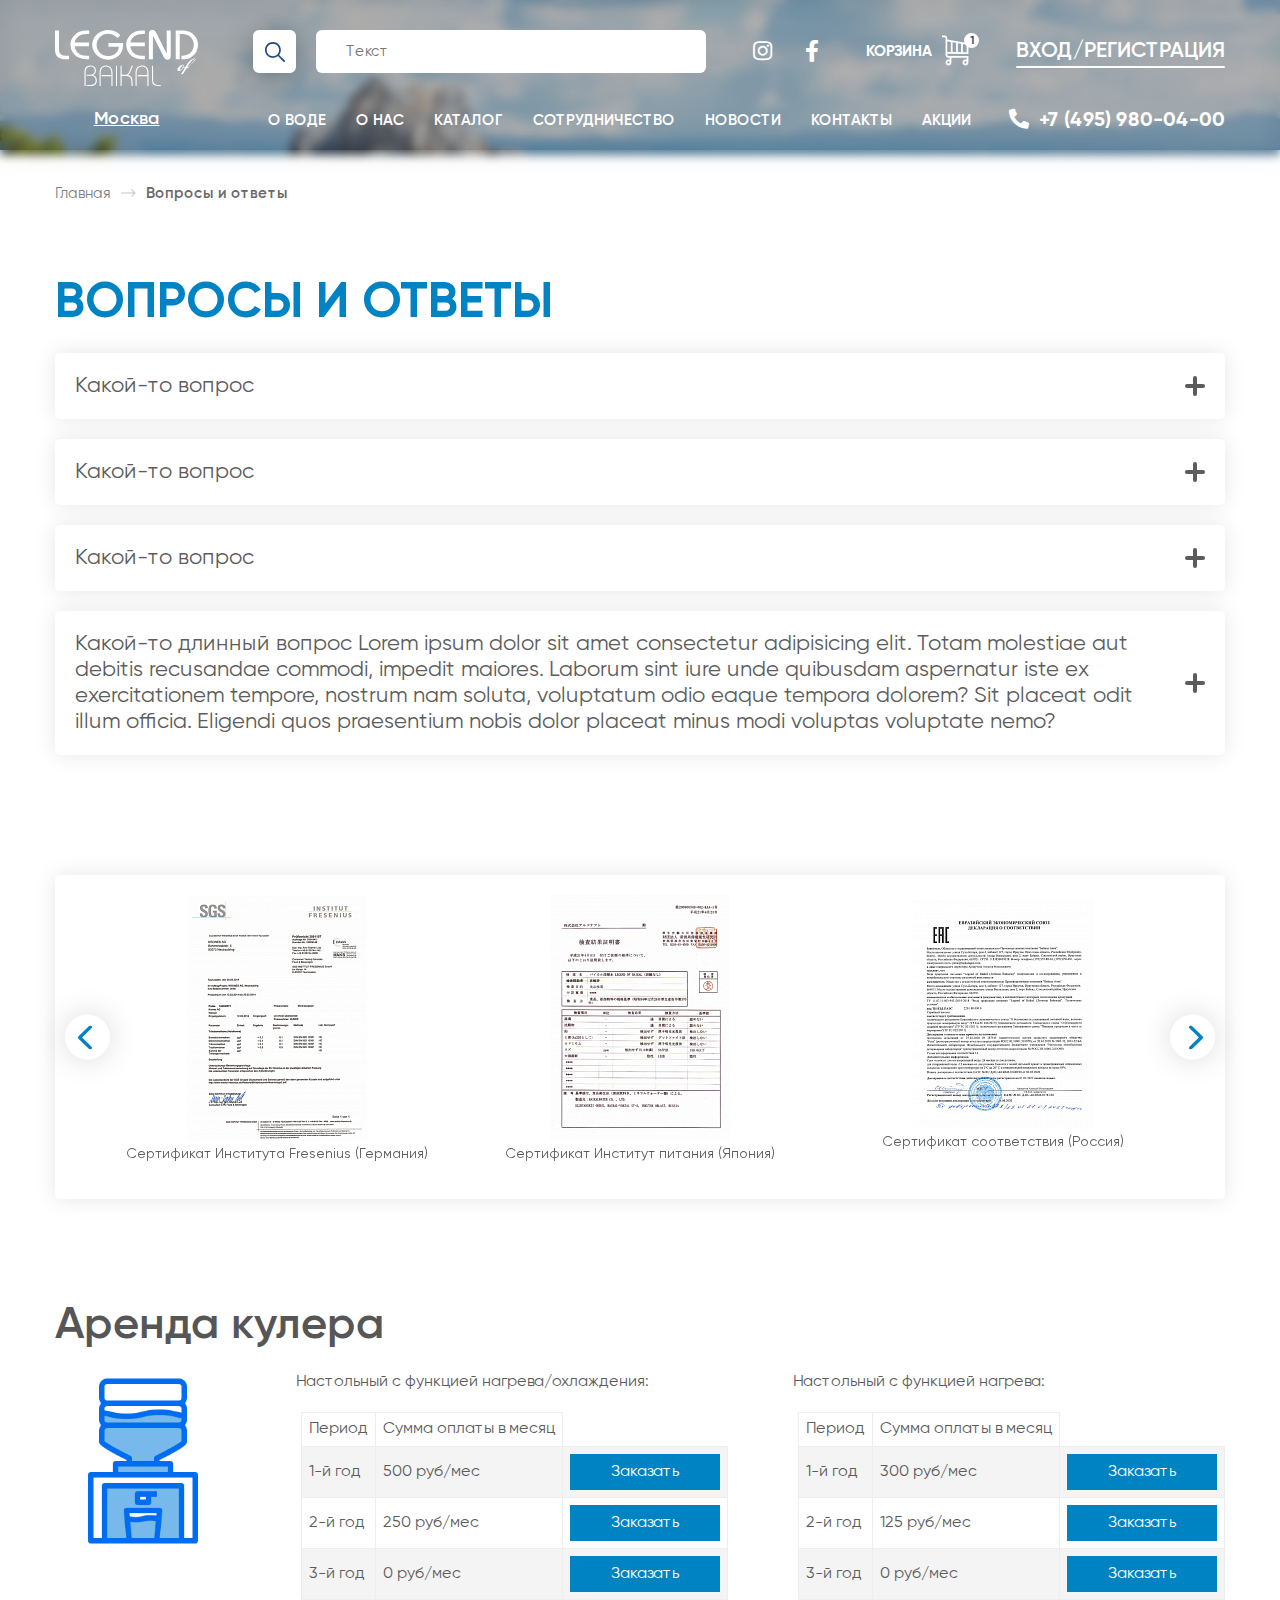
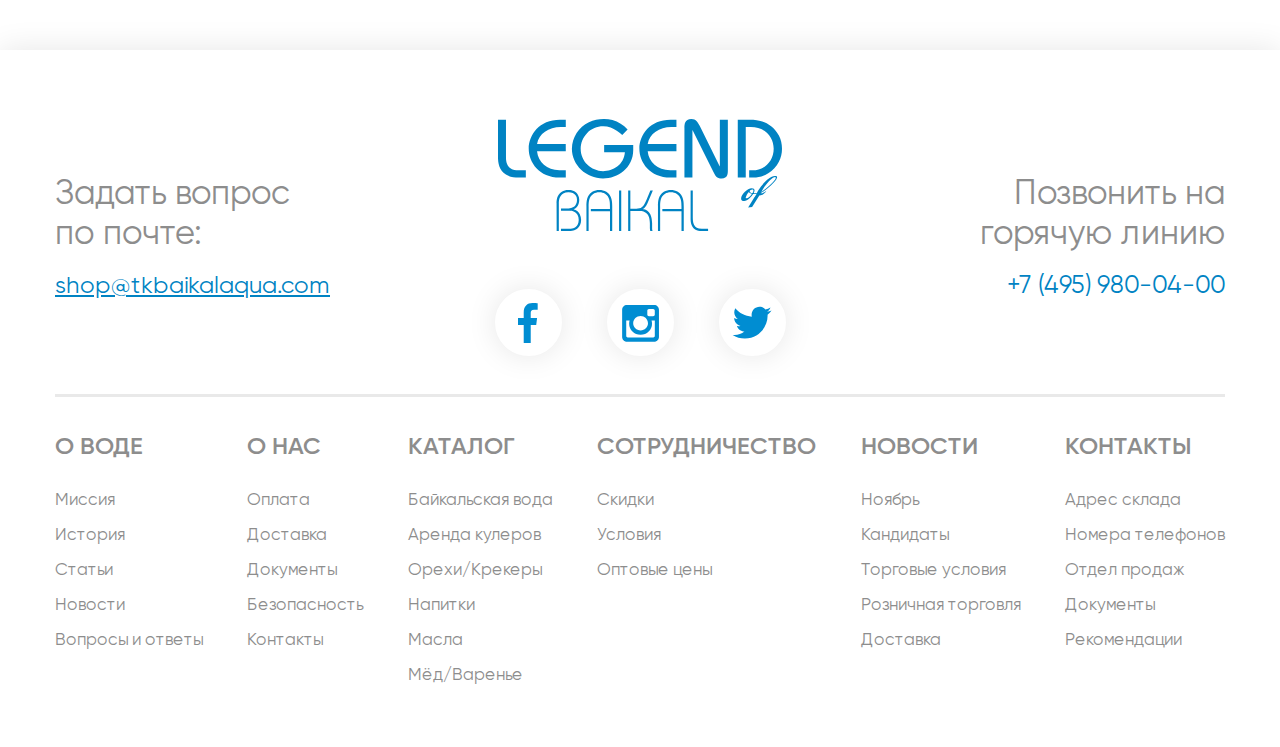
<file: different.html>
<!DOCTYPE html>
<html lang="en">

<head>
    <meta charset="utf-8">
    <meta name="viewport" content="width=device-width, initial-scale=1.0">
    <title>Legend of Baikal</title>
    <link rel="stylesheet" href="css/swiper-bundle.min.css">
    <link rel="stylesheet" href="css/all.min.css">
    <link rel="stylesheet" href="css/style.css">
</head>
<body>
<main class="page">
<header class="header">
    <div class="header__container container">
        <div class="header__main-row not-mobile">
            <div class="header__column">
                <a class="header__logo" href="index.html">
                    <img src="img/logo-white.svg" alt="logo">
                </a>
                <div class="city dropdown">
                    <button class="city__current">Москва</button>
                    <div class="dropdown__menu">
                        <ul class="dropdown__list">
                            <li class="dropdown__item"><a class="dropdown__item-label city__item" href="#">Москва</a></li>
                            <li class="dropdown__item"><a class="dropdown__item-label city__item" href="#">Санкт-Петербург</a></li>
                            <li class="dropdown__item"><a class="dropdown__item-label city__item" href="#">Казань</a></li>
                            <li class="dropdown__item"><a class="dropdown__item-label city__item" href="#">Новороссийск</a></li>
                        </ul>
                    </div>
                </div>
            </div>
            <div class="header__column header__large">
                <div class="header__row">
                    <form action="#" class="search">
                        <button class="search__submit" type="submit">
                            <svg width="20" height="20" viewBox="0 0 20 20" xmlns="http://www.w3.org/2000/svg">
                                <path d="M19.7558 18.5775L14.0683 12.89C15.17 11.5292 15.8333 9.8 15.8333 7.91668C15.8333 3.55168 12.2816 0 7.91664 0C3.55164 0 0 3.55164 0 7.91664C0 12.2816 3.55168 15.8333 7.91668 15.8333C9.8 15.8333 11.5292 15.17 12.89 14.0683L18.5775 19.7558C18.74 19.9183 18.9533 20 19.1667 20C19.38 20 19.5934 19.9183 19.7559 19.7558C20.0817 19.43 20.0817 18.9033 19.7558 18.5775ZM7.91668 14.1666C4.47 14.1666 1.66668 11.3633 1.66668 7.91664C1.66668 4.46996 4.47 1.66664 7.91668 1.66664C11.3634 1.66664 14.1667 4.46996 14.1667 7.91664C14.1667 11.3633 11.3633 14.1666 7.91668 14.1666Z" fill="#21487B"/>
                            </svg>
                        </button>
                        <div class="search__block">
                            <input class="search__text" type="text" name="search" placeholder="Текст" required>
                        </div>
                    </form>
                    <div class="header__social">
                        <a class="header__link" href="#"><i class="fab fa-instagram"></i></a>
                        <a class="header__link" href="#"><i class="fab fa-facebook-f"></i></a>
                    </div>
                    <a class="header__cart not-tablet" href="#">
                        <span class="header__cart-text">Корзина</span>
                        <div class="header__cart-item">
                            <svg class="header__cart-icon" width="28" height="31" viewBox="0 0 28 31" xmlns="http://www.w3.org/2000/svg">
                                <path d="M27.3919 19.1429V8.01918L5.47837 4.06258V2.69505C5.47837 1.20902 4.26942 0 2.78338 0H0V1.82612H2.78332C3.26243 1.82612 3.65225 2.21594 3.65225 2.69505V19.5566C3.65225 21.5032 5.23586 23.0868 7.18245 23.0868H7.9132V25.1678C7.54012 25.0043 7.12852 24.9129 6.69579 24.9129C5.01758 24.9129 3.65225 26.2782 3.65225 27.9564C3.65225 29.6346 5.01758 31 6.69579 31C8.2713 31 9.5709 29.7966 9.72405 28.2608H9.73933V23.0868H25.5657V25.1678C25.1927 25.0043 24.781 24.9129 24.3483 24.9129C22.6701 24.9129 21.3048 26.2782 21.3048 27.9564C21.3048 29.6346 22.6701 31 24.3483 31C25.9238 31 27.2234 29.7966 27.3766 28.2608H27.3919V21.2606H7.18245C6.24279 21.2606 5.47837 20.4962 5.47837 19.5566V18.8385L27.3919 19.1429ZM6.69579 29.1738C6.0245 29.1738 5.47837 28.6277 5.47837 27.9564C5.47837 27.2851 6.0245 26.739 6.69579 26.739C7.36707 26.739 7.9132 27.2851 7.9132 27.9564C7.9132 28.6277 7.36707 29.1738 6.69579 29.1738ZM24.3483 29.1738C23.677 29.1738 23.1309 28.6277 23.1309 27.9564C23.1309 27.2851 23.677 26.739 24.3483 26.739C25.0196 26.739 25.5657 27.2851 25.5657 27.9564C25.5657 28.6277 25.0196 29.1738 24.3483 29.1738ZM14.609 17.1391L10.9567 17.0884V6.90737L14.609 7.56679V17.1391ZM16.4351 7.89652L19.783 8.50103V17.211L16.4351 17.1645V7.89652ZM9.13062 17.063L5.47837 17.0123V5.91822L9.13062 6.57764V17.063ZM25.5657 17.2913L21.6091 17.2363V8.83071L25.5657 9.54509V17.2913Z" fill="white"/>
                            </svg>
                            <div class="header__cart-count">1</div>
                        </div>
                    </a>
                    <div class="account">
                        <a class="account__link" href="#">Вход/регистрация</a>
                    </div>
                </div>
                <div class="header__row">
                    <div class="header__left header__large">
                        <nav class="nav">
                            <ul class="nav__list">
                                <li class="nav__list-item"><a class="nav__link" href="#">О воде</a></li>
                                <li class="nav__list-item dropdown">
                                    <a class="nav__link" href="#">О нас</a>
                                    <div class="dropdown__menu">
                                        <ul class="dropdown__list">
                                            <li class="dropdown__item">
                                                <input class="dropdown__item-check" id="dropdown0" type="checkbox">
                                                <label class="dropdown__item-label" for="dropdown0">
                                                    Новости индустрии
                                                    <svg width="6" height="9" viewBox="0 0 6 9" fill="none" xmlns="http://www.w3.org/2000/svg">
                                                        <path d="M6 4.50001C6 4.66131 5.92797 4.82259 5.78422 4.94557L1.25832 8.81537C0.970413 9.06154 0.503627 9.06154 0.21584 8.81537C-0.0719468 8.5693 -0.0719468 8.17026 0.21584 7.92407L4.22061 4.50001L0.21598 1.07594C-0.0718072 0.829771 -0.0718073 0.430768 0.21598 0.184717C0.503767 -0.0615721 0.970553 -0.0615721 1.25846 0.184717L5.78436 4.05446C5.92814 4.1775 6 4.33878 6 4.50001Z" fill="#0083C3"/>
                                                    </svg>
                                                    </label>
                                                <ul class="dropdown__list">
                                                    <li class="dropdown__item"><a href="#" class="dropdown__link">Новость</a></li>
                                                    <li class="dropdown__item"><a href="#" class="dropdown__link">Новость</a></li>
                                                </ul>
                                            </li>
                                            <li class="dropdown__item">
                                                <input class="dropdown__item-check" id="dropdown1" type="checkbox">
                                                <label class="dropdown__item-label" for="dropdown1">
                                                    Статьи и обзоры
                                                    <svg width="6" height="9" viewBox="0 0 6 9" fill="none" xmlns="http://www.w3.org/2000/svg">
                                                        <path d="M6 4.50001C6 4.66131 5.92797 4.82259 5.78422 4.94557L1.25832 8.81537C0.970413 9.06154 0.503627 9.06154 0.21584 8.81537C-0.0719468 8.5693 -0.0719468 8.17026 0.21584 7.92407L4.22061 4.50001L0.21598 1.07594C-0.0718072 0.829771 -0.0718073 0.430768 0.21598 0.184717C0.503767 -0.0615721 0.970553 -0.0615721 1.25846 0.184717L5.78436 4.05446C5.92814 4.1775 6 4.33878 6 4.50001Z" fill="#0083C3"/>
                                                    </svg>
                                                </label>
                                                <ul class="dropdown__list">
                                                    <li class="dropdown__item"><a href="#" class="dropdown__link">Статья</a></li>
                                                    <li class="dropdown__item"><a href="#" class="dropdown__link">Обзор</a></li>
                                                </ul>
                                            </li>
                                        </ul>
                                    </div>
                                </li>
                                <li class="nav__list-item dropdown dropdown-catalog">
                                    <a class="nav__link" href="#">Каталог</a>
                                    <div class="dropdown__menu">
                                        <div class="dropdown__table">
                                            <div class="dropdown__cell">
                                                <a href="#" class="dropdown__cell-link">
                                                    <img src="img/icons/header-catalog/1.svg" alt="">
                                                    <span>Байкальская вода</span>
                                                </a>
                                            </div>
                                            <div class="dropdown__cell">
                                                <a href="#" class="dropdown__cell-link">
                                                    <img src="img/icons/header-catalog/2.svg" alt="">
                                                    <span>Доставка воды</span>
                                                </a>
                                            </div>
                                            <div class="dropdown__cell">
                                                <a href="#" class="dropdown__cell-link">
                                                    <img src="img/icons/header-catalog/3.svg" alt="">
                                                    <span>Аренда кулеров</span>
                                                </a>
                                            </div>
                                            <div class="dropdown__cell">
                                                <a href="#" class="dropdown__cell-link">
                                                    <img src="img/icons/header-catalog/4.svg" alt="">
                                                    <span>Мёд/варенье</span>
                                                </a>
                                            </div>
                                            <div class="dropdown__cell">
                                                <a href="#" class="dropdown__cell-link">
                                                    <img src="img/icons/header-catalog/5.svg" alt="">
                                                    <span>Напитки</span>
                                                </a>
                                            </div>
                                            <div class="dropdown__cell">
                                                <a href="#" class="dropdown__cell-link">
                                                    <img src="img/icons/header-catalog/6.svg" alt="">
                                                    <span>Масло</span>
                                                </a>
                                            </div>
                                            <div class="dropdown__cell">
                                                <a href="#" class="dropdown__cell-link">
                                                    <img src="img/icons/header-catalog/7.svg" alt="">
                                                    <span>Орехи/крекеры</span>
                                                </a>
                                            </div>
                                            <div class="dropdown__cell">
                                                <a href="#" class="dropdown__cell-link">
                                                    <img src="img/icons/header-catalog/8.svg" alt="">
                                                    <span>Вода упаковка</span>
                                                </a>
                                            </div>
                                            <div class="dropdown__cell">
                                                <a href="#" class="dropdown__cell-link">
                                                    <img src="img/icons/header-catalog/9.svg" alt="">
                                                    <span>Бытовая&nbsp;химия /гигиена</span>
                                                </a>
                                            </div>
                                            <div class="dropdown__cell">
                                                <a href="#" class="dropdown__cell-link">
                                                    <img src="img/icons/header-catalog/10.svg" alt="">
                                                    <span>Посуда</span>
                                                </a>
                                            </div>
                                            <div class="dropdown__cell">
                                                <a href="#" class="dropdown__cell-link">
                                                    <img src="img/icons/header-catalog/11.svg" alt="">
                                                    <span>Помпы</span>
                                                </a>
                                            </div>
                                        </div>
                                    </div>
                                </li>
                                <li class="nav__list-item"><a class="nav__link" href="#">Сотрудничество</a></li>
                                <li class="nav__list-item not-tablet"><a class="nav__link" href="#">Новости</a></li>
                                <li class="nav__list-item not-tablet"><a class="nav__link" href="#">Контакты</a></li>
                                <li class="nav__list-item not-tablet"><a class="nav__link" href="#">Акции</a></li>
                                <li class="nav__list-item tablet dropdown">
                                    <a class="nav__link" href="#">Ещё...</a>
                                    <div class="dropdown__menu">
                                        <ul class="dropdown__list">
                                            <li class="dropdown__item"><a class="dropdown__item-label" href="#">Новости</a></li>
                                            <li class="dropdown__item"><a class="dropdown__item-label" href="#">Контакты</a></li>
                                            <li class="dropdown__item"><a class="dropdown__item-label" href="#">Акции</a></li>
                                        </ul>
                                    </div>
                                </li>
                            </ul>
                        </nav>
                    </div>
                    <div class="header__right header__short not-tablet">
                        <a class="header__phone" href="tel:+74959800400"><i class="fas fa-phone-alt"></i><span>+7 (495) 980-04-00</span></a>
                    </div>
                    <a class="header__cart tablet not-mobile" href="#">
                        <div class="header__cart-item">
                            <svg class="header__cart-icon" width="28" height="31" viewBox="0 0 28 31" xmlns="http://www.w3.org/2000/svg">
                                <path d="M27.3919 19.1429V8.01918L5.47837 4.06258V2.69505C5.47837 1.20902 4.26942 0 2.78338 0H0V1.82612H2.78332C3.26243 1.82612 3.65225 2.21594 3.65225 2.69505V19.5566C3.65225 21.5032 5.23586 23.0868 7.18245 23.0868H7.9132V25.1678C7.54012 25.0043 7.12852 24.9129 6.69579 24.9129C5.01758 24.9129 3.65225 26.2782 3.65225 27.9564C3.65225 29.6346 5.01758 31 6.69579 31C8.2713 31 9.5709 29.7966 9.72405 28.2608H9.73933V23.0868H25.5657V25.1678C25.1927 25.0043 24.781 24.9129 24.3483 24.9129C22.6701 24.9129 21.3048 26.2782 21.3048 27.9564C21.3048 29.6346 22.6701 31 24.3483 31C25.9238 31 27.2234 29.7966 27.3766 28.2608H27.3919V21.2606H7.18245C6.24279 21.2606 5.47837 20.4962 5.47837 19.5566V18.8385L27.3919 19.1429ZM6.69579 29.1738C6.0245 29.1738 5.47837 28.6277 5.47837 27.9564C5.47837 27.2851 6.0245 26.739 6.69579 26.739C7.36707 26.739 7.9132 27.2851 7.9132 27.9564C7.9132 28.6277 7.36707 29.1738 6.69579 29.1738ZM24.3483 29.1738C23.677 29.1738 23.1309 28.6277 23.1309 27.9564C23.1309 27.2851 23.677 26.739 24.3483 26.739C25.0196 26.739 25.5657 27.2851 25.5657 27.9564C25.5657 28.6277 25.0196 29.1738 24.3483 29.1738ZM14.609 17.1391L10.9567 17.0884V6.90737L14.609 7.56679V17.1391ZM16.4351 7.89652L19.783 8.50103V17.211L16.4351 17.1645V7.89652ZM9.13062 17.063L5.47837 17.0123V5.91822L9.13062 6.57764V17.063ZM25.5657 17.2913L21.6091 17.2363V8.83071L25.5657 9.54509V17.2913Z" fill="white"/>
                            </svg>                                    
                            <div class="header__cart-count">1</div>
                        </div>
                    </a>
                </div>
            </div>
        </div>
        <div class="header__main-row mobile">
            <div class="header__column">
                <a class="header__logo" href="index.html">
                    <img src="img/logo-white.svg" alt="logo">
                </a>
            </div>
            <div class="header__column">
                <div class="city dropdown">
                    <button class="city__current">Москва</button>
                    <div class="dropdown__menu">
                        <ul class="dropdown__list">
                            <li class="dropdown__item"><a class="dropdown__item-label city__item" href="#">Москва</a></li>
                            <li class="dropdown__item"><a class="dropdown__item-label city__item" href="#">Санкт-Петербург</a></li>
                            <li class="dropdown__item"><a class="dropdown__item-label city__item" href="#">Казань</a></li>
                            <li class="dropdown__item"><a class="dropdown__item-label city__item" href="#">Новороссийск</a></li>
                        </ul>
                    </div>
                </div>
                <a class="header__phone" href="tel:+74959800400"><span>+7 (495) 980-04-00</span></a>
            </div>
            <div class="header__column">
                <div class="header__row">
                    <a class="header__cart mobile" href="#">
                        <div class="header__cart-item">
                            <svg class="header__cart-icon" width="28" height="31" viewBox="0 0 28 31" xmlns="http://www.w3.org/2000/svg">
                                <path d="M27.3919 19.1429V8.01918L5.47837 4.06258V2.69505C5.47837 1.20902 4.26942 0 2.78338 0H0V1.82612H2.78332C3.26243 1.82612 3.65225 2.21594 3.65225 2.69505V19.5566C3.65225 21.5032 5.23586 23.0868 7.18245 23.0868H7.9132V25.1678C7.54012 25.0043 7.12852 24.9129 6.69579 24.9129C5.01758 24.9129 3.65225 26.2782 3.65225 27.9564C3.65225 29.6346 5.01758 31 6.69579 31C8.2713 31 9.5709 29.7966 9.72405 28.2608H9.73933V23.0868H25.5657V25.1678C25.1927 25.0043 24.781 24.9129 24.3483 24.9129C22.6701 24.9129 21.3048 26.2782 21.3048 27.9564C21.3048 29.6346 22.6701 31 24.3483 31C25.9238 31 27.2234 29.7966 27.3766 28.2608H27.3919V21.2606H7.18245C6.24279 21.2606 5.47837 20.4962 5.47837 19.5566V18.8385L27.3919 19.1429ZM6.69579 29.1738C6.0245 29.1738 5.47837 28.6277 5.47837 27.9564C5.47837 27.2851 6.0245 26.739 6.69579 26.739C7.36707 26.739 7.9132 27.2851 7.9132 27.9564C7.9132 28.6277 7.36707 29.1738 6.69579 29.1738ZM24.3483 29.1738C23.677 29.1738 23.1309 28.6277 23.1309 27.9564C23.1309 27.2851 23.677 26.739 24.3483 26.739C25.0196 26.739 25.5657 27.2851 25.5657 27.9564C25.5657 28.6277 25.0196 29.1738 24.3483 29.1738ZM14.609 17.1391L10.9567 17.0884V6.90737L14.609 7.56679V17.1391ZM16.4351 7.89652L19.783 8.50103V17.211L16.4351 17.1645V7.89652ZM9.13062 17.063L5.47837 17.0123V5.91822L9.13062 6.57764V17.063ZM25.5657 17.2913L21.6091 17.2363V8.83071L25.5657 9.54509V17.2913Z" fill="white"/>
                            </svg>
                            <div class="header__cart-count header__cart-count_invert">1</div>
                        </div>
                    </a>
                    <button class="header__burger _burger-opener">
                        <span></span>
                    </button>
                </div>
            </div>
        </div>
    </div>
</header>

<div class="burger mobile">
    <button class="burger__close _burger-closer">
        <svg width="21" height="21" viewBox="0 0 21 21" fill="none" xmlns="http://www.w3.org/2000/svg">
            <rect width="27.2817" height="1.94869" rx="0.974345" transform="matrix(0.695598 0.718431 -0.695598 0.718431 1.35547 0)" fill="white"/>
            <rect width="27.2817" height="1.94869" rx="0.974345" transform="matrix(-0.695598 0.718431 0.695598 0.718431 19.6445 0)" fill="white"/>
        </svg>
    </button>
    <div class="burger__social">
        <a href="#"><i class="fab fa-instagram"></i></a>
        <a href="#"><i class="fab fa-facebook-f"></i></a>
    </div>
    <div class="burger__main">
        <div class="burger__column">
            <a class="burger__logo" href="index.html">
                <img src="img/logo-white.svg" alt="logo">
            </a>
            <div class="city dropdown">
                <button class="city__current">Москва</button>
                <div class="dropdown__menu">
                    <ul class="dropdown__list">
                        <li class="dropdown__item"><a class="dropdown__item-label city__item" href="#">Москва</a></li>
                        <li class="dropdown__item"><a class="dropdown__item-label city__item" href="#">Санкт-Петербург</a></li>
                        <li class="dropdown__item"><a class="dropdown__item-label city__item" href="#">Казань</a></li>
                        <li class="dropdown__item"><a class="dropdown__item-label city__item" href="#">Новороссийск</a></li>
                    </ul>
                </div>
            </div>

        </div>
        <div class="burger__row">
            <a class="burger__phone" href="tel:+74959800400"><i class="fas fa-phone-alt"></i><span>+7 (495) 980-04-00</span></a>
            <div class="account">
                <a class="account__link" href="#">Вход/регистрация</a>
            </div>
        </div>

        <form action="#" class="search">
            <div class="search__block">
                <input class="search__text" type="text" name="search" placeholder="Текст" required>
            </div>
            <button class="search__submit" type="submit">
                <svg width="20" height="20" viewBox="0 0 20 20" xmlns="http://www.w3.org/2000/svg">
                    <path d="M19.7558 18.5775L14.0683 12.89C15.17 11.5292 15.8333 9.8 15.8333 7.91668C15.8333 3.55168 12.2816 0 7.91664 0C3.55164 0 0 3.55164 0 7.91664C0 12.2816 3.55168 15.8333 7.91668 15.8333C9.8 15.8333 11.5292 15.17 12.89 14.0683L18.5775 19.7558C18.74 19.9183 18.9533 20 19.1667 20C19.38 20 19.5934 19.9183 19.7559 19.7558C20.0817 19.43 20.0817 18.9033 19.7558 18.5775ZM7.91668 14.1666C4.47 14.1666 1.66668 11.3633 1.66668 7.91664C1.66668 4.46996 4.47 1.66664 7.91668 1.66664C11.3634 1.66664 14.1667 4.46996 14.1667 7.91664C14.1667 11.3633 11.3633 14.1666 7.91668 14.1666Z" fill="#21487B"/>
                </svg>
            </button>
        </form>

        <div class="burger__lists">
            <ul class="burger__list">
                <li class="burger__item"><a class="burger__link" href="#">О воде</a></li>
                <li class="burger__item burger__dropdown">
                    <input type="checkbox" id="burgerDropdowncheck0" name="burgerDropdowncheck0">
                    <label for="burgerDropdowncheck0">
                        <span>Каталог</span>
                        <svg width="18" height="11" viewBox="0 0 18 11" fill="none" xmlns="http://www.w3.org/2000/svg">
                            <path d="M9.00003 -7.86802e-07C9.32263 -7.586e-07 9.64518 0.132051 9.89114 0.3956L17.6307 8.69309C18.1231 9.22091 18.1231 10.0767 17.6307 10.6043C17.1386 11.1319 16.3405 11.1319 15.8481 10.6043L9.00003 3.26222L2.15188 10.604C1.65954 11.1316 0.861536 11.1316 0.369434 10.604C-0.123144 10.0764 -0.123144 9.22065 0.369435 8.69283L8.10893 0.395343C8.355 0.131751 8.67755 -8.14994e-07 9.00003 -7.86802e-07Z" fill="white"/>
                        </svg>
                    </label>
                    <ul class="burger__dropdown-list">
                        <li class="burger__dropdown-item"><a class="burger__dropdown-link" href="">Байкальская вода</a></li>
                        <li class="burger__dropdown-item"><a class="burger__dropdown-link" href="">Оборудование для воды</a></li>
                        <li class="burger__dropdown-item"><a class="burger__dropdown-link" href="">Аренда кулеров</a></li>
                        <li class="burger__dropdown-item"><a class="burger__dropdown-link" href="">Орехи/Крекеры</a></li>
                        <li class="burger__dropdown-item"><a class="burger__dropdown-link" href="">Товары в офис</a></li>
                        <li class="burger__dropdown-item"><a class="burger__dropdown-link" href="">Напитки</a></li>
                        <li class="burger__dropdown-item"><a class="burger__dropdown-link" href="">Масла</a></li>
                        <li class="burger__dropdown-item"><a class="burger__dropdown-link" href="">Мёд/Варенье</a></li>
                    </ul>
                </li>
                <li class="burger__item"><a class="burger__link" href="#">Сотрудничество</a></li>
                <li class="burger__item"><a class="burger__link" href="#">Акции</a></li>
            </ul>
            <ul class="burger__list">
                <li class="burger__item"><a class="burger__link" href="#">О нас</a></li>
                <li class="burger__item"><a class="burger__link" href="#">Новости</a></li>
                <li class="burger__item"><a class="burger__link" href="#">Контакты</a></li>
                <li class="burger__item"><a class="burger__link" href="#"><span>Корзина</span><div class="header__cart-count">1</div></a></li>
            </ul>
        </div>
    </div>
</div>    <div class="content">

        <section class="breadcrumbs">
            <div class="container">
                <div class="breadcrumbs__items">
                    <div class="breadcrumbs__item">
                        <a class="breadcrumbs__link" href="#">Главная</a>
                    </div>
                    <div class="breadcrumbs__item">
                        <a class="breadcrumbs__link" href="#">Вопросы и ответы</a>
                    </div>
                </div>
            </div>
        </section>
        <section class="faq container">
            <h2 class="faq__title title">Вопросы и ответы</h2>
            <div class="faq__items">
                <div class="faq__item">
                    <div class="faq__question">
                        <span>Какой-то вопрос</span>
                        <div class="faq__sign"><span></span><span></span></div>
                    </div>
                    <div class="faq__answer">Какой-то ответ</div>
                </div>
                <div class="faq__item">
                    <div class="faq__question">
                        <span>Какой-то вопрос</span>
                        <div class="faq__sign"><span></span><span></span></div>
                    </div>
                    <div class="faq__answer">Какой-то длинный ответ. Lorem ipsum dolor sit amet consectetur adipisicing elit. Saepe perferendis ab optio facilis aperiam eos est. Necessitatibus aut quas aliquid debitis labore voluptatem voluptatum repellendus quaerat nostrum mollitia unde et ad, eveniet dolore quia eius delectus praesentium doloribus quos repudiandae enim! Ad, iusto rem, dicta, sunt id ab quisquam cumque quae delectus illo modi! Tempora aut culpa veritatis ullam quisquam distinctio natus voluptatum beatae dolor! Consequuntur quasi, accusamus possimus, nihil reiciendis adipisci voluptas voluptatem nam dolorum totam cum officiis dolorem earum provident quas commodi nisi architecto impedit odio nobis ipsam suscipit! Sapiente nisi assumenda suscipit eos sit atque officia cumque!</div>
                </div>
                <div class="faq__item">
                    <div class="faq__question">
                        <span>Какой-то вопрос</span>
                        <div class="faq__sign"><span></span><span></span></div>
                    </div>
                    <div class="faq__answer">Какой-то ответ. Lorem ipsum dolor sit amet consectetur adipisicing elit. Nostrum sit corporis accusantium ab enim excepturi, nesciunt aspernatur quisquam cum sed similique incidunt consequuntur molestias eum pariatur quam ad nihil recusandae maiores doloremque ex illo. Perspiciatis accusamus recusandae rerum error odio, nihil quos aliquam soluta consequuntur vero earum ullam quia aliquid.</div>
                </div>
                <div class="faq__item">
                    <div class="faq__question">
                        <span>Какой-то длинный вопрос Lorem ipsum dolor sit amet consectetur adipisicing elit. Totam molestiae aut debitis recusandae commodi, impedit maiores. Laborum sint iure unde quibusdam aspernatur iste ex exercitationem tempore, nostrum nam soluta, voluptatum odio eaque tempora dolorem? Sit placeat odit illum officia. Eligendi quos praesentium nobis dolor placeat minus modi voluptas voluptate nemo?</span>
                        <div class="faq__sign"><span></span><span></span></div>
                    </div>
                    <div class="faq__answer">Какой-то ответ</div>
                </div>
            </div>
        </section>
        <section class="sertificates container">
            <div class="sertificates__main">
                <div class="sertificates__slider swiper-container">
                    <div class="swiper-wrapper">
                        <div class="swiper-slide">
                            <img src="img/banners/sert-1.png" data-src="img/banners/sert-1_big.png" alt="">
                            <p>Сертификат Института Fresenius (Германия)</p>
                        </div>
                        <div class="swiper-slide">
                            <img src="img/banners/sert-2.png" data-src="img/banners/sert-2_big.png" alt="">
                            <p>Сертификат Институт питания (Япония)</p>
                        </div>
                        <div class="swiper-slide">
                            <img src="img/banners/sert-3.jpg" data-src="img/banners/sert-3_big.jpg" alt="">
                            <p>Сертификат соответствия (Россия)</p>
                        </div>
                        <div class="swiper-slide">
                            <img src="img/banners/sert-4.jpg" data-src="img/banners/sert-4_big.jpg" alt="">
                            <p>Свидетельство всероссийской конкурс программы "100 лучший товаров России"</p>
                        </div>
                        <div class="swiper-slide">
                            <img src="img/banners/sert-5.jpg" data-src="img/banners/sert-5_big.jpg" alt="">
                            <p>Лауреат всероссийской конкурс программы "100 лучший товаров России"</p>
                        </div>
                        <div class="swiper-slide">
                            <img src="img/banners/sert-6.jpg" data-src="img/banners/sert-6_big.jpg" alt="">
                            <p>Почетный диплом всероссийской конкурс программы "100 лучший товаров России"</p>
                        </div>
                    </div>
                    <div class="swiper-pagination"></div>
                </div>
                <button class="sertificates__arrow sertificates__arrow-left">
                    <svg width="14" height="24" viewBox="0 0 14 24" xmlns="http://www.w3.org/2000/svg">
                        <path d="M-2.43188e-06 12C-2.41308e-06 11.5698 0.168064 11.1398 0.503489 10.8118L11.0639 0.49234C11.7357 -0.164114 12.8249 -0.164113 13.4964 0.49234C14.1679 1.14853 14.1679 2.21264 13.4964 2.86915L4.15191 12L13.496 21.1308C14.1675 21.7873 14.1675 22.8513 13.496 23.5074C12.8245 24.1642 11.7354 24.1642 11.0636 23.5074L0.503163 13.1881C0.167682 12.86 -2.45068e-06 12.4299 -2.43188e-06 12Z" fill="#0083C3"/>
                    </svg>
                </button>
                <button class="sertificates__arrow sertificates__arrow-right">
                    <svg width="14" height="24" viewBox="0 0 14 24" xmlns="http://www.w3.org/2000/svg">
                        <path d="M14 12C14 12.4302 13.8319 12.8602 13.4965 13.1882L2.93607 23.5077C2.2643 24.1641 1.17513 24.1641 0.503627 23.5077C-0.167876 22.8515 -0.167875 21.7874 0.503628 21.1309L9.84809 12L0.503956 2.86918C-0.167547 2.21273 -0.167546 1.14872 0.503957 0.492582C1.17546 -0.164188 2.26463 -0.164188 2.9364 0.492583L13.4968 10.8119C13.8323 11.14 14 11.5701 14 12Z" fill="#0083C3"/>
                    </svg>
                </button>
            </div>
        </section>
        <section class="rent container">
            <h2 class="rent__title">Аренда кулера</h2>
            <div class="rent__main">
                <div class="rent__image">
                    <img src="img/rent/water-cooler.png" alt="">
                </div>
                <div class="rent__block">
                    <p class="rent__content">Настольный с функцией нагрева/охлаждения:</p>
                    <table class="rent__table">
                        <tr>
                            <td><p class="rent__content">Период</p></td>
                            <td><p class="rent__content">Сумма оплаты в месяц</p></td>
                        </tr>
                        <tr>
                            <td><p class="rent__content">1-й год</p></td>
                            <td><p class="rent__content">500 руб/мес</p></td>
                            <td><a class="rent__link" href="#">Заказать</a></td>
                        </tr>
                        <tr>
                            <td><p class="rent__content">2-й год</p></td>
                            <td><p class="rent__content">250 руб/мес</p></td>
                            <td><a class="rent__link" href="#">Заказать</a></td>
                        </tr>
                        <tr>
                            <td><p class="rent__content">3-й год</p></td>
                            <td><p class="rent__content">0 руб/мес</p></td>
                            <td><a class="rent__link" href="#">Заказать</a></td>
                        </tr>
                    </table>
                </div>
                <div class="rent__block">
                    <p class="rent__content">Настольный с функцией нагрева:</p>
                    <table class="rent__table">
                        <tr>
                            <td><p class="rent__content">Период</p></td>
                            <td><p class="rent__content">Сумма оплаты в месяц</p></td>
                        </tr>
                        <tr>
                            <td><p class="rent__content">1-й год</p></td>
                            <td><p class="rent__content">300 руб/мес</p></td>
                            <td><a class="rent__link" href="#">Заказать</a></td>
                        </tr>
                        <tr>
                            <td><p class="rent__content">2-й год</p></td>
                            <td><p class="rent__content">125 руб/мес</p></td>
                            <td><a class="rent__link" href="#">Заказать</a></td>
                        </tr>
                        <tr>
                            <td><p class="rent__content">3-й год</p></td>
                            <td><p class="rent__content">0 руб/мес</p></td>
                            <td><a class="rent__link" href="#">Заказать</a></td>
                        </tr>
                    </table>
                </div>
            </div>
        </section>
        
    </div>
<footer class="footer">
    <div class="container">
        <div class="footer__top">
            <div class="footer__left">
                <p class="footer__content">Задать&nbsp;вопрос по&nbsp;почте:</p>
                <a class="footer__link-mail" href="mailto:shop@tkbaikalaqua.com">shop@tkbaikalaqua.com</a>
            </div>
            <div class="footer__center">
                <a class="footer__logo" href="index.html">
                    <img src="img/logo-blue.svg" alt="">
                </a>
                <div class="footer__social">
                    <a class="footer__social-link" href="#">
                        <svg width="20" height="40" viewBox="0 0 20 40" xmlns="http://www.w3.org/2000/svg">
                            <path d="M16.0891 6.64215H19.6825V0.282155C19.0626 0.195488 16.9305 0.000488281 14.4474 0.000488281C9.26642 0.000488281 5.7173 3.31215 5.7173 9.39882V15.0005H0V22.1105H5.7173V40.0005H12.727V22.1122H18.213L19.0839 15.0022H12.7253V10.1038C12.727 8.04882 13.2715 6.64215 16.0891 6.64215Z" fill="#008DD2"/>
                        </svg>                            
                    </a>
                    <a class="footer__social-link" href="#">
                        <svg width="37" height="38" viewBox="0 0 37 38" xmlns="http://www.w3.org/2000/svg">
                            <path d="M4.86548 0.904785H32.2385C34.8391 0.904785 36.9651 3.0315 36.9651 5.63207V33.0051C36.9651 35.6049 34.8391 37.7302 32.2385 37.7302H4.86548C2.26491 37.7302 0.136719 35.6048 0.136719 33.0051V5.63207C0.136719 3.0315 2.26491 0.904785 4.86548 0.904785ZM26.9657 4.99482C26.0526 4.99482 25.3078 5.74256 25.3078 6.65516V10.6221C25.3078 11.535 26.0526 12.2811 26.9657 12.2811H31.1276C32.0393 12.2811 32.7857 11.535 32.7857 10.6221V6.65516C32.7857 5.74256 32.0393 4.99482 31.1276 4.99482H26.9657ZM32.8015 16.4778H29.5611C29.8684 17.4813 30.0349 18.5397 30.0349 19.64C30.0349 25.7635 24.9077 30.7302 18.5855 30.7302C12.2649 30.7302 7.13754 25.7635 7.13754 19.64C7.13754 18.5397 7.30572 17.4813 7.61152 16.4778H4.2308V32.0355C4.2308 32.8412 4.88868 33.4966 5.69362 33.4966H31.3393C32.145 33.4966 32.8015 32.8412 32.8015 32.0355V16.4778ZM18.5856 12.0719C14.5026 12.0719 11.1905 15.2794 11.1905 19.2397C11.1905 23.1959 14.5026 26.4058 18.5856 26.4058C22.6709 26.4058 25.9831 23.1959 25.9831 19.2397C25.9831 15.2793 22.6709 12.0719 18.5856 12.0719Z" fill="#008DD2"/>
                        </svg>                            
                    </a>
                    <a class="footer__social-link" href="#">
                        <svg width="45" height="37" viewBox="0 0 45 37" xmlns="http://www.w3.org/2000/svg">
                            <path d="M44.5166 5.11823C42.8874 5.83287 41.1514 6.30656 39.3416 6.53656C41.2035 5.42489 42.6245 3.67799 43.2926 1.57239C41.5567 2.60739 39.64 3.33846 37.5974 3.74644C35.9491 1.99132 33.5998 0.904297 31.0369 0.904297C26.0645 0.904297 22.0614 4.94025 22.0614 9.88799C22.0614 10.5999 22.1217 11.2844 22.2695 11.9361C14.8027 11.5719 8.19572 7.99323 3.75727 2.54168C2.98239 3.88608 2.52786 5.42489 2.52786 7.08144C2.52786 10.1919 4.12965 12.9492 6.51727 14.5455C5.07429 14.5181 3.6587 14.0992 2.45941 13.4393C2.45941 13.4667 2.45941 13.5023 2.45941 13.5379C2.45941 17.9024 5.57263 21.5276 9.65513 22.3627C8.92406 22.5626 8.12727 22.6585 7.30036 22.6585C6.72536 22.6585 6.14489 22.6256 5.60001 22.5051C6.7637 26.0619 10.0658 28.6768 13.9923 28.7617C10.9366 31.152 7.05667 32.5923 2.85644 32.5923C2.11989 32.5923 1.41346 32.5594 0.707031 32.4691C4.68548 35.0347 9.40048 36.4995 14.4851 36.4995C31.0123 36.4995 40.048 22.8091 40.048 10.9422C40.048 10.5451 40.0343 10.1618 40.0151 9.7812C41.7976 8.5162 43.2954 6.93632 44.5166 5.11823Z" fill="#008DD2"/>
                        </svg>                            
                    </a>
                </div>
            </div>
            <div class="footer__right">
                <p class="footer__content">Позвонить&nbsp;на горячую&nbsp;линию</p>
                <a class="footer__link-phone" href="tel:+74959800400">+7 (495) 980-04-00</a>
            </div>
        </div>
        <div class="footer__bottom">
            <div class="footer__column">
                <a class="footer__title-link" href="#">О воде</a>
                <ul class="footer__list">
                    <li class="footer__list-item"><a class="footer__link" href="#">Миссия</a></li>
                    <li class="footer__list-item"><a class="footer__link" href="#">История</a></li>
                    <li class="footer__list-item"><a class="footer__link" href="#">Статьи</a></li>
                    <li class="footer__list-item"><a class="footer__link" href="#">Новости</a></li>
                    <li class="footer__list-item"><a class="footer__link" href="#">Вопросы и ответы</a></li>
                </ul>
            </div>
            <div class="footer__column">
                <a class="footer__title-link" href="#">О нас</a>
                <ul class="footer__list">
                    <li class="footer__list-item"><a class="footer__link" href="#">Оплата</a></li>
                    <li class="footer__list-item"><a class="footer__link" href="#">Доставка</a></li>
                    <li class="footer__list-item"><a class="footer__link" href="#">Документы</a></li>
                    <li class="footer__list-item"><a class="footer__link" href="#">Безопасность</a></li>
                    <li class="footer__list-item"><a class="footer__link" href="#">Контакты</a></li>
                </ul>
            </div>
            <div class="footer__column">
                <a class="footer__title-link" href="#">Каталог</a>
                <ul class="footer__list">
                    <li class="footer__list-item"><a class="footer__link" href="#">Байкальская вода</a></li>
                    <li class="footer__list-item"><a class="footer__link" href="#">Аренда кулеров</a></li>
                    <li class="footer__list-item"><a class="footer__link" href="#">Орехи/Крекеры</a></li>
                    <li class="footer__list-item"><a class="footer__link" href="#">Напитки</a></li>
                    <li class="footer__list-item"><a class="footer__link" href="#">Масла</a></li>
                    <li class="footer__list-item"><a class="footer__link" href="#">Мёд/Варенье</a></li>
                </ul>
            </div>
            <div class="footer__column">
                <a class="footer__title-link" href="#">Сотрудничество</a>
                <ul class="footer__list">
                    <li class="footer__list-item"><a class="footer__link" href="#">Скидки</a></li>
                    <li class="footer__list-item"><a class="footer__link" href="#">Условия</a></li>
                    <li class="footer__list-item"><a class="footer__link" href="#">Оптовые цены</a></li>
                </ul>
            </div>
            <div class="footer__column">
                <a class="footer__title-link" href="#">Новости</a>
                <ul class="footer__list">
                    <li class="footer__list-item"><a class="footer__link" href="#">Ноябрь</a></li>
                    <li class="footer__list-item"><a class="footer__link" href="#">Кандидаты</a></li>
                    <li class="footer__list-item"><a class="footer__link" href="#">Торговые условия</a></li>
                    <li class="footer__list-item"><a class="footer__link" href="#">Розничная торговля</a></li>
                    <li class="footer__list-item"><a class="footer__link" href="#">Доставка</a></li>
                </ul>
            </div>
            <div class="footer__column">
                <a class="footer__title-link" href="#">Контакты</a>
                <ul class="footer__list">
                    <li class="footer__list-item"><a class="footer__link" href="#">Адрес склада</a></li>
                    <li class="footer__list-item"><a class="footer__link" href="#">Номера телефонов</a></li>
                    <li class="footer__list-item"><a class="footer__link" href="#">Отдел продаж</a></li>
                    <li class="footer__list-item"><a class="footer__link" href="#">Документы</a></li>
                    <li class="footer__list-item"><a class="footer__link" href="#">Рекомендации</a></li>
                </ul>
            </div>
        </div>
    </div>
</footer></main>
<script src="js/swiper-bundle.min.js"></script>
<script src="js/main.js"></script></body>
</html>
</file>
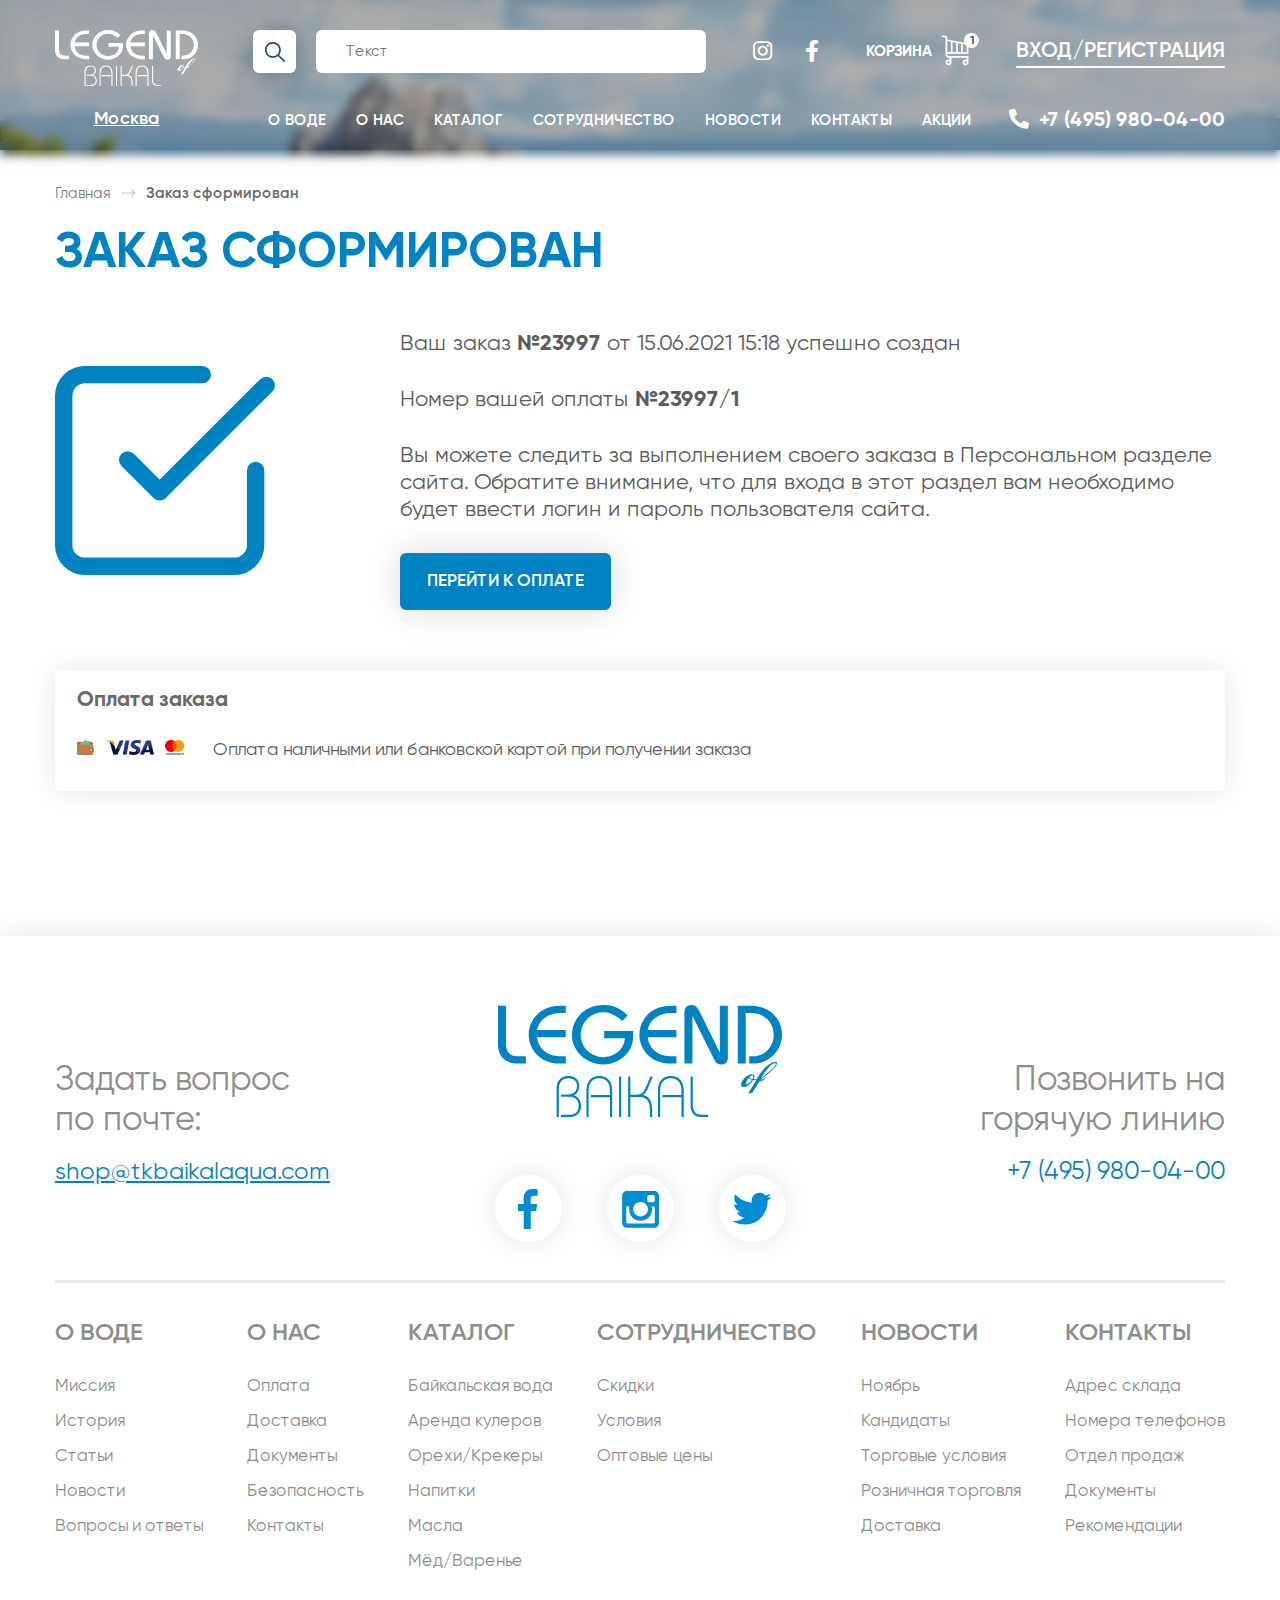
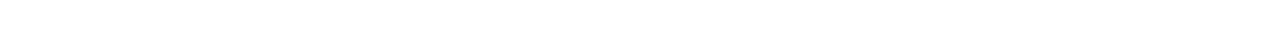
<file: done.html>
<!DOCTYPE html>
<html lang="en">

<head>
    <meta charset="utf-8">
    <meta name="viewport" content="width=device-width, initial-scale=1.0">
    <title>Legend of Baikal</title>
    <link rel="stylesheet" href="css/swiper-bundle.min.css">
    <link rel="stylesheet" href="css/all.min.css">
    <link rel="stylesheet" href="css/style.css">
</head>
<body>
<main class="page">
<header class="header">
    <div class="header__container container">
        <div class="header__main-row not-mobile">
            <div class="header__column">
                <a class="header__logo" href="index.html">
                    <img src="img/logo-white.svg" alt="logo">
                </a>
                <div class="city dropdown">
                    <button class="city__current">Москва</button>
                    <div class="dropdown__menu">
                        <ul class="dropdown__list">
                            <li class="dropdown__item"><a class="dropdown__item-label city__item" href="#">Москва</a></li>
                            <li class="dropdown__item"><a class="dropdown__item-label city__item" href="#">Санкт-Петербург</a></li>
                            <li class="dropdown__item"><a class="dropdown__item-label city__item" href="#">Казань</a></li>
                            <li class="dropdown__item"><a class="dropdown__item-label city__item" href="#">Новороссийск</a></li>
                        </ul>
                    </div>
                </div>
            </div>
            <div class="header__column header__large">
                <div class="header__row">
                    <form action="#" class="search">
                        <button class="search__submit" type="submit">
                            <svg width="20" height="20" viewBox="0 0 20 20" xmlns="http://www.w3.org/2000/svg">
                                <path d="M19.7558 18.5775L14.0683 12.89C15.17 11.5292 15.8333 9.8 15.8333 7.91668C15.8333 3.55168 12.2816 0 7.91664 0C3.55164 0 0 3.55164 0 7.91664C0 12.2816 3.55168 15.8333 7.91668 15.8333C9.8 15.8333 11.5292 15.17 12.89 14.0683L18.5775 19.7558C18.74 19.9183 18.9533 20 19.1667 20C19.38 20 19.5934 19.9183 19.7559 19.7558C20.0817 19.43 20.0817 18.9033 19.7558 18.5775ZM7.91668 14.1666C4.47 14.1666 1.66668 11.3633 1.66668 7.91664C1.66668 4.46996 4.47 1.66664 7.91668 1.66664C11.3634 1.66664 14.1667 4.46996 14.1667 7.91664C14.1667 11.3633 11.3633 14.1666 7.91668 14.1666Z" fill="#21487B"/>
                            </svg>
                        </button>
                        <div class="search__block">
                            <input class="search__text" type="text" name="search" placeholder="Текст" required>
                        </div>
                    </form>
                    <div class="header__social">
                        <a class="header__link" href="#"><i class="fab fa-instagram"></i></a>
                        <a class="header__link" href="#"><i class="fab fa-facebook-f"></i></a>
                    </div>
                    <a class="header__cart not-tablet" href="#">
                        <span class="header__cart-text">Корзина</span>
                        <div class="header__cart-item">
                            <svg class="header__cart-icon" width="28" height="31" viewBox="0 0 28 31" xmlns="http://www.w3.org/2000/svg">
                                <path d="M27.3919 19.1429V8.01918L5.47837 4.06258V2.69505C5.47837 1.20902 4.26942 0 2.78338 0H0V1.82612H2.78332C3.26243 1.82612 3.65225 2.21594 3.65225 2.69505V19.5566C3.65225 21.5032 5.23586 23.0868 7.18245 23.0868H7.9132V25.1678C7.54012 25.0043 7.12852 24.9129 6.69579 24.9129C5.01758 24.9129 3.65225 26.2782 3.65225 27.9564C3.65225 29.6346 5.01758 31 6.69579 31C8.2713 31 9.5709 29.7966 9.72405 28.2608H9.73933V23.0868H25.5657V25.1678C25.1927 25.0043 24.781 24.9129 24.3483 24.9129C22.6701 24.9129 21.3048 26.2782 21.3048 27.9564C21.3048 29.6346 22.6701 31 24.3483 31C25.9238 31 27.2234 29.7966 27.3766 28.2608H27.3919V21.2606H7.18245C6.24279 21.2606 5.47837 20.4962 5.47837 19.5566V18.8385L27.3919 19.1429ZM6.69579 29.1738C6.0245 29.1738 5.47837 28.6277 5.47837 27.9564C5.47837 27.2851 6.0245 26.739 6.69579 26.739C7.36707 26.739 7.9132 27.2851 7.9132 27.9564C7.9132 28.6277 7.36707 29.1738 6.69579 29.1738ZM24.3483 29.1738C23.677 29.1738 23.1309 28.6277 23.1309 27.9564C23.1309 27.2851 23.677 26.739 24.3483 26.739C25.0196 26.739 25.5657 27.2851 25.5657 27.9564C25.5657 28.6277 25.0196 29.1738 24.3483 29.1738ZM14.609 17.1391L10.9567 17.0884V6.90737L14.609 7.56679V17.1391ZM16.4351 7.89652L19.783 8.50103V17.211L16.4351 17.1645V7.89652ZM9.13062 17.063L5.47837 17.0123V5.91822L9.13062 6.57764V17.063ZM25.5657 17.2913L21.6091 17.2363V8.83071L25.5657 9.54509V17.2913Z" fill="white"/>
                            </svg>
                            <div class="header__cart-count">1</div>
                        </div>
                    </a>
                    <div class="account">
                        <a class="account__link" href="#">Вход/регистрация</a>
                    </div>
                </div>
                <div class="header__row">
                    <div class="header__left header__large">
                        <nav class="nav">
                            <ul class="nav__list">
                                <li class="nav__list-item"><a class="nav__link" href="#">О воде</a></li>
                                <li class="nav__list-item dropdown">
                                    <a class="nav__link" href="#">О нас</a>
                                    <div class="dropdown__menu">
                                        <ul class="dropdown__list">
                                            <li class="dropdown__item">
                                                <input class="dropdown__item-check" id="dropdown0" type="checkbox">
                                                <label class="dropdown__item-label" for="dropdown0">
                                                    Новости индустрии
                                                    <svg width="6" height="9" viewBox="0 0 6 9" fill="none" xmlns="http://www.w3.org/2000/svg">
                                                        <path d="M6 4.50001C6 4.66131 5.92797 4.82259 5.78422 4.94557L1.25832 8.81537C0.970413 9.06154 0.503627 9.06154 0.21584 8.81537C-0.0719468 8.5693 -0.0719468 8.17026 0.21584 7.92407L4.22061 4.50001L0.21598 1.07594C-0.0718072 0.829771 -0.0718073 0.430768 0.21598 0.184717C0.503767 -0.0615721 0.970553 -0.0615721 1.25846 0.184717L5.78436 4.05446C5.92814 4.1775 6 4.33878 6 4.50001Z" fill="#0083C3"/>
                                                    </svg>
                                                    </label>
                                                <ul class="dropdown__list">
                                                    <li class="dropdown__item"><a href="#" class="dropdown__link">Новость</a></li>
                                                    <li class="dropdown__item"><a href="#" class="dropdown__link">Новость</a></li>
                                                </ul>
                                            </li>
                                            <li class="dropdown__item">
                                                <input class="dropdown__item-check" id="dropdown1" type="checkbox">
                                                <label class="dropdown__item-label" for="dropdown1">
                                                    Статьи и обзоры
                                                    <svg width="6" height="9" viewBox="0 0 6 9" fill="none" xmlns="http://www.w3.org/2000/svg">
                                                        <path d="M6 4.50001C6 4.66131 5.92797 4.82259 5.78422 4.94557L1.25832 8.81537C0.970413 9.06154 0.503627 9.06154 0.21584 8.81537C-0.0719468 8.5693 -0.0719468 8.17026 0.21584 7.92407L4.22061 4.50001L0.21598 1.07594C-0.0718072 0.829771 -0.0718073 0.430768 0.21598 0.184717C0.503767 -0.0615721 0.970553 -0.0615721 1.25846 0.184717L5.78436 4.05446C5.92814 4.1775 6 4.33878 6 4.50001Z" fill="#0083C3"/>
                                                    </svg>
                                                </label>
                                                <ul class="dropdown__list">
                                                    <li class="dropdown__item"><a href="#" class="dropdown__link">Статья</a></li>
                                                    <li class="dropdown__item"><a href="#" class="dropdown__link">Обзор</a></li>
                                                </ul>
                                            </li>
                                        </ul>
                                    </div>
                                </li>
                                <li class="nav__list-item dropdown dropdown-catalog">
                                    <a class="nav__link" href="#">Каталог</a>
                                    <div class="dropdown__menu">
                                        <div class="dropdown__table">
                                            <div class="dropdown__cell">
                                                <a href="#" class="dropdown__cell-link">
                                                    <img src="img/icons/header-catalog/1.svg" alt="">
                                                    <span>Байкальская вода</span>
                                                </a>
                                            </div>
                                            <div class="dropdown__cell">
                                                <a href="#" class="dropdown__cell-link">
                                                    <img src="img/icons/header-catalog/2.svg" alt="">
                                                    <span>Доставка воды</span>
                                                </a>
                                            </div>
                                            <div class="dropdown__cell">
                                                <a href="#" class="dropdown__cell-link">
                                                    <img src="img/icons/header-catalog/3.svg" alt="">
                                                    <span>Аренда кулеров</span>
                                                </a>
                                            </div>
                                            <div class="dropdown__cell">
                                                <a href="#" class="dropdown__cell-link">
                                                    <img src="img/icons/header-catalog/4.svg" alt="">
                                                    <span>Мёд/варенье</span>
                                                </a>
                                            </div>
                                            <div class="dropdown__cell">
                                                <a href="#" class="dropdown__cell-link">
                                                    <img src="img/icons/header-catalog/5.svg" alt="">
                                                    <span>Напитки</span>
                                                </a>
                                            </div>
                                            <div class="dropdown__cell">
                                                <a href="#" class="dropdown__cell-link">
                                                    <img src="img/icons/header-catalog/6.svg" alt="">
                                                    <span>Масло</span>
                                                </a>
                                            </div>
                                            <div class="dropdown__cell">
                                                <a href="#" class="dropdown__cell-link">
                                                    <img src="img/icons/header-catalog/7.svg" alt="">
                                                    <span>Орехи/крекеры</span>
                                                </a>
                                            </div>
                                            <div class="dropdown__cell">
                                                <a href="#" class="dropdown__cell-link">
                                                    <img src="img/icons/header-catalog/8.svg" alt="">
                                                    <span>Вода упаковка</span>
                                                </a>
                                            </div>
                                            <div class="dropdown__cell">
                                                <a href="#" class="dropdown__cell-link">
                                                    <img src="img/icons/header-catalog/9.svg" alt="">
                                                    <span>Бытовая&nbsp;химия /гигиена</span>
                                                </a>
                                            </div>
                                            <div class="dropdown__cell">
                                                <a href="#" class="dropdown__cell-link">
                                                    <img src="img/icons/header-catalog/10.svg" alt="">
                                                    <span>Посуда</span>
                                                </a>
                                            </div>
                                            <div class="dropdown__cell">
                                                <a href="#" class="dropdown__cell-link">
                                                    <img src="img/icons/header-catalog/11.svg" alt="">
                                                    <span>Помпы</span>
                                                </a>
                                            </div>
                                        </div>
                                    </div>
                                </li>
                                <li class="nav__list-item"><a class="nav__link" href="#">Сотрудничество</a></li>
                                <li class="nav__list-item not-tablet"><a class="nav__link" href="#">Новости</a></li>
                                <li class="nav__list-item not-tablet"><a class="nav__link" href="#">Контакты</a></li>
                                <li class="nav__list-item not-tablet"><a class="nav__link" href="#">Акции</a></li>
                                <li class="nav__list-item tablet dropdown">
                                    <a class="nav__link" href="#">Ещё...</a>
                                    <div class="dropdown__menu">
                                        <ul class="dropdown__list">
                                            <li class="dropdown__item"><a class="dropdown__item-label" href="#">Новости</a></li>
                                            <li class="dropdown__item"><a class="dropdown__item-label" href="#">Контакты</a></li>
                                            <li class="dropdown__item"><a class="dropdown__item-label" href="#">Акции</a></li>
                                        </ul>
                                    </div>
                                </li>
                            </ul>
                        </nav>
                    </div>
                    <div class="header__right header__short not-tablet">
                        <a class="header__phone" href="tel:+74959800400"><i class="fas fa-phone-alt"></i><span>+7 (495) 980-04-00</span></a>
                    </div>
                    <a class="header__cart tablet not-mobile" href="#">
                        <div class="header__cart-item">
                            <svg class="header__cart-icon" width="28" height="31" viewBox="0 0 28 31" xmlns="http://www.w3.org/2000/svg">
                                <path d="M27.3919 19.1429V8.01918L5.47837 4.06258V2.69505C5.47837 1.20902 4.26942 0 2.78338 0H0V1.82612H2.78332C3.26243 1.82612 3.65225 2.21594 3.65225 2.69505V19.5566C3.65225 21.5032 5.23586 23.0868 7.18245 23.0868H7.9132V25.1678C7.54012 25.0043 7.12852 24.9129 6.69579 24.9129C5.01758 24.9129 3.65225 26.2782 3.65225 27.9564C3.65225 29.6346 5.01758 31 6.69579 31C8.2713 31 9.5709 29.7966 9.72405 28.2608H9.73933V23.0868H25.5657V25.1678C25.1927 25.0043 24.781 24.9129 24.3483 24.9129C22.6701 24.9129 21.3048 26.2782 21.3048 27.9564C21.3048 29.6346 22.6701 31 24.3483 31C25.9238 31 27.2234 29.7966 27.3766 28.2608H27.3919V21.2606H7.18245C6.24279 21.2606 5.47837 20.4962 5.47837 19.5566V18.8385L27.3919 19.1429ZM6.69579 29.1738C6.0245 29.1738 5.47837 28.6277 5.47837 27.9564C5.47837 27.2851 6.0245 26.739 6.69579 26.739C7.36707 26.739 7.9132 27.2851 7.9132 27.9564C7.9132 28.6277 7.36707 29.1738 6.69579 29.1738ZM24.3483 29.1738C23.677 29.1738 23.1309 28.6277 23.1309 27.9564C23.1309 27.2851 23.677 26.739 24.3483 26.739C25.0196 26.739 25.5657 27.2851 25.5657 27.9564C25.5657 28.6277 25.0196 29.1738 24.3483 29.1738ZM14.609 17.1391L10.9567 17.0884V6.90737L14.609 7.56679V17.1391ZM16.4351 7.89652L19.783 8.50103V17.211L16.4351 17.1645V7.89652ZM9.13062 17.063L5.47837 17.0123V5.91822L9.13062 6.57764V17.063ZM25.5657 17.2913L21.6091 17.2363V8.83071L25.5657 9.54509V17.2913Z" fill="white"/>
                            </svg>                                    
                            <div class="header__cart-count">1</div>
                        </div>
                    </a>
                </div>
            </div>
        </div>
        <div class="header__main-row mobile">
            <div class="header__column">
                <a class="header__logo" href="index.html">
                    <img src="img/logo-white.svg" alt="logo">
                </a>
            </div>
            <div class="header__column">
                <div class="city dropdown">
                    <button class="city__current">Москва</button>
                    <div class="dropdown__menu">
                        <ul class="dropdown__list">
                            <li class="dropdown__item"><a class="dropdown__item-label city__item" href="#">Москва</a></li>
                            <li class="dropdown__item"><a class="dropdown__item-label city__item" href="#">Санкт-Петербург</a></li>
                            <li class="dropdown__item"><a class="dropdown__item-label city__item" href="#">Казань</a></li>
                            <li class="dropdown__item"><a class="dropdown__item-label city__item" href="#">Новороссийск</a></li>
                        </ul>
                    </div>
                </div>
                <a class="header__phone" href="tel:+74959800400"><span>+7 (495) 980-04-00</span></a>
            </div>
            <div class="header__column">
                <div class="header__row">
                    <a class="header__cart mobile" href="#">
                        <div class="header__cart-item">
                            <svg class="header__cart-icon" width="28" height="31" viewBox="0 0 28 31" xmlns="http://www.w3.org/2000/svg">
                                <path d="M27.3919 19.1429V8.01918L5.47837 4.06258V2.69505C5.47837 1.20902 4.26942 0 2.78338 0H0V1.82612H2.78332C3.26243 1.82612 3.65225 2.21594 3.65225 2.69505V19.5566C3.65225 21.5032 5.23586 23.0868 7.18245 23.0868H7.9132V25.1678C7.54012 25.0043 7.12852 24.9129 6.69579 24.9129C5.01758 24.9129 3.65225 26.2782 3.65225 27.9564C3.65225 29.6346 5.01758 31 6.69579 31C8.2713 31 9.5709 29.7966 9.72405 28.2608H9.73933V23.0868H25.5657V25.1678C25.1927 25.0043 24.781 24.9129 24.3483 24.9129C22.6701 24.9129 21.3048 26.2782 21.3048 27.9564C21.3048 29.6346 22.6701 31 24.3483 31C25.9238 31 27.2234 29.7966 27.3766 28.2608H27.3919V21.2606H7.18245C6.24279 21.2606 5.47837 20.4962 5.47837 19.5566V18.8385L27.3919 19.1429ZM6.69579 29.1738C6.0245 29.1738 5.47837 28.6277 5.47837 27.9564C5.47837 27.2851 6.0245 26.739 6.69579 26.739C7.36707 26.739 7.9132 27.2851 7.9132 27.9564C7.9132 28.6277 7.36707 29.1738 6.69579 29.1738ZM24.3483 29.1738C23.677 29.1738 23.1309 28.6277 23.1309 27.9564C23.1309 27.2851 23.677 26.739 24.3483 26.739C25.0196 26.739 25.5657 27.2851 25.5657 27.9564C25.5657 28.6277 25.0196 29.1738 24.3483 29.1738ZM14.609 17.1391L10.9567 17.0884V6.90737L14.609 7.56679V17.1391ZM16.4351 7.89652L19.783 8.50103V17.211L16.4351 17.1645V7.89652ZM9.13062 17.063L5.47837 17.0123V5.91822L9.13062 6.57764V17.063ZM25.5657 17.2913L21.6091 17.2363V8.83071L25.5657 9.54509V17.2913Z" fill="white"/>
                            </svg>
                            <div class="header__cart-count header__cart-count_invert">1</div>
                        </div>
                    </a>
                    <button class="header__burger _burger-opener">
                        <span></span>
                    </button>
                </div>
            </div>
        </div>
    </div>
</header>

<div class="burger mobile">
    <button class="burger__close _burger-closer">
        <svg width="21" height="21" viewBox="0 0 21 21" fill="none" xmlns="http://www.w3.org/2000/svg">
            <rect width="27.2817" height="1.94869" rx="0.974345" transform="matrix(0.695598 0.718431 -0.695598 0.718431 1.35547 0)" fill="white"/>
            <rect width="27.2817" height="1.94869" rx="0.974345" transform="matrix(-0.695598 0.718431 0.695598 0.718431 19.6445 0)" fill="white"/>
        </svg>
    </button>
    <div class="burger__social">
        <a href="#"><i class="fab fa-instagram"></i></a>
        <a href="#"><i class="fab fa-facebook-f"></i></a>
    </div>
    <div class="burger__main">
        <div class="burger__column">
            <a class="burger__logo" href="index.html">
                <img src="img/logo-white.svg" alt="logo">
            </a>
            <div class="city dropdown">
                <button class="city__current">Москва</button>
                <div class="dropdown__menu">
                    <ul class="dropdown__list">
                        <li class="dropdown__item"><a class="dropdown__item-label city__item" href="#">Москва</a></li>
                        <li class="dropdown__item"><a class="dropdown__item-label city__item" href="#">Санкт-Петербург</a></li>
                        <li class="dropdown__item"><a class="dropdown__item-label city__item" href="#">Казань</a></li>
                        <li class="dropdown__item"><a class="dropdown__item-label city__item" href="#">Новороссийск</a></li>
                    </ul>
                </div>
            </div>

        </div>
        <div class="burger__row">
            <a class="burger__phone" href="tel:+74959800400"><i class="fas fa-phone-alt"></i><span>+7 (495) 980-04-00</span></a>
            <div class="account">
                <a class="account__link" href="#">Вход/регистрация</a>
            </div>
        </div>

        <form action="#" class="search">
            <div class="search__block">
                <input class="search__text" type="text" name="search" placeholder="Текст" required>
            </div>
            <button class="search__submit" type="submit">
                <svg width="20" height="20" viewBox="0 0 20 20" xmlns="http://www.w3.org/2000/svg">
                    <path d="M19.7558 18.5775L14.0683 12.89C15.17 11.5292 15.8333 9.8 15.8333 7.91668C15.8333 3.55168 12.2816 0 7.91664 0C3.55164 0 0 3.55164 0 7.91664C0 12.2816 3.55168 15.8333 7.91668 15.8333C9.8 15.8333 11.5292 15.17 12.89 14.0683L18.5775 19.7558C18.74 19.9183 18.9533 20 19.1667 20C19.38 20 19.5934 19.9183 19.7559 19.7558C20.0817 19.43 20.0817 18.9033 19.7558 18.5775ZM7.91668 14.1666C4.47 14.1666 1.66668 11.3633 1.66668 7.91664C1.66668 4.46996 4.47 1.66664 7.91668 1.66664C11.3634 1.66664 14.1667 4.46996 14.1667 7.91664C14.1667 11.3633 11.3633 14.1666 7.91668 14.1666Z" fill="#21487B"/>
                </svg>
            </button>
        </form>

        <div class="burger__lists">
            <ul class="burger__list">
                <li class="burger__item"><a class="burger__link" href="#">О воде</a></li>
                <li class="burger__item burger__dropdown">
                    <input type="checkbox" id="burgerDropdowncheck0" name="burgerDropdowncheck0">
                    <label for="burgerDropdowncheck0">
                        <span>Каталог</span>
                        <svg width="18" height="11" viewBox="0 0 18 11" fill="none" xmlns="http://www.w3.org/2000/svg">
                            <path d="M9.00003 -7.86802e-07C9.32263 -7.586e-07 9.64518 0.132051 9.89114 0.3956L17.6307 8.69309C18.1231 9.22091 18.1231 10.0767 17.6307 10.6043C17.1386 11.1319 16.3405 11.1319 15.8481 10.6043L9.00003 3.26222L2.15188 10.604C1.65954 11.1316 0.861536 11.1316 0.369434 10.604C-0.123144 10.0764 -0.123144 9.22065 0.369435 8.69283L8.10893 0.395343C8.355 0.131751 8.67755 -8.14994e-07 9.00003 -7.86802e-07Z" fill="white"/>
                        </svg>
                    </label>
                    <ul class="burger__dropdown-list">
                        <li class="burger__dropdown-item"><a class="burger__dropdown-link" href="">Байкальская вода</a></li>
                        <li class="burger__dropdown-item"><a class="burger__dropdown-link" href="">Оборудование для воды</a></li>
                        <li class="burger__dropdown-item"><a class="burger__dropdown-link" href="">Аренда кулеров</a></li>
                        <li class="burger__dropdown-item"><a class="burger__dropdown-link" href="">Орехи/Крекеры</a></li>
                        <li class="burger__dropdown-item"><a class="burger__dropdown-link" href="">Товары в офис</a></li>
                        <li class="burger__dropdown-item"><a class="burger__dropdown-link" href="">Напитки</a></li>
                        <li class="burger__dropdown-item"><a class="burger__dropdown-link" href="">Масла</a></li>
                        <li class="burger__dropdown-item"><a class="burger__dropdown-link" href="">Мёд/Варенье</a></li>
                    </ul>
                </li>
                <li class="burger__item"><a class="burger__link" href="#">Сотрудничество</a></li>
                <li class="burger__item"><a class="burger__link" href="#">Акции</a></li>
            </ul>
            <ul class="burger__list">
                <li class="burger__item"><a class="burger__link" href="#">О нас</a></li>
                <li class="burger__item"><a class="burger__link" href="#">Новости</a></li>
                <li class="burger__item"><a class="burger__link" href="#">Контакты</a></li>
                <li class="burger__item"><a class="burger__link" href="#"><span>Корзина</span><div class="header__cart-count">1</div></a></li>
            </ul>
        </div>
    </div>
</div>    <div class="content">

        <section class="breadcrumbs">
            <div class="container">
                <div class="breadcrumbs__items">
                    <div class="breadcrumbs__item">
                        <a class="breadcrumbs__link" href="#">Главная</a>
                    </div>
                    <div class="breadcrumbs__item">
                        <a class="breadcrumbs__link" href="#">Заказ сформирован</a>
                    </div>
                </div>
            </div>
        </section>
        <section class="done container">
            <h2 class="done__title title">Заказ сформирован</h2>
            <div class="done__main">
                <div class="done__image">
                    <img src="img/done-page/done.svg" alt="">
                </div>
                <div class="done__right">
                    <p class="done__content">Ваш заказ <span>№23997</span> от 15.06.2021 15:18 успешно создан</p>
                    <p class="done__content">Номер вашей оплаты <span>№23997/1</span></p>
                    <p class="done__content">Вы можете следить за выполнением своего заказа в Персональном разделе сайта. Обратите внимание, что для входа в этот раздел вам необходимо будет ввести логин и пароль пользователя сайта.</p>
                    <a class="done__submit" href="#">перейти к оплате</a>
                </div>
            </div>
            <div class="done__block">
                <p class="done__block-title">Оплата заказа</p>
                <div class="done__block-cards">
                    <img src="img/cart-page/cart1.png" alt="">
                    <img src="img/cart-page/cart3.png" alt="">
                    <img src="img/cart-page/cart4.png" alt="">
                </div>
                <p class="done__block-content">Оплата наличными или банковской картой при получении заказа</p>
            </div>
        </section>
        
    </div>
<footer class="footer">
    <div class="container">
        <div class="footer__top">
            <div class="footer__left">
                <p class="footer__content">Задать&nbsp;вопрос по&nbsp;почте:</p>
                <a class="footer__link-mail" href="mailto:shop@tkbaikalaqua.com">shop@tkbaikalaqua.com</a>
            </div>
            <div class="footer__center">
                <a class="footer__logo" href="index.html">
                    <img src="img/logo-blue.svg" alt="">
                </a>
                <div class="footer__social">
                    <a class="footer__social-link" href="#">
                        <svg width="20" height="40" viewBox="0 0 20 40" xmlns="http://www.w3.org/2000/svg">
                            <path d="M16.0891 6.64215H19.6825V0.282155C19.0626 0.195488 16.9305 0.000488281 14.4474 0.000488281C9.26642 0.000488281 5.7173 3.31215 5.7173 9.39882V15.0005H0V22.1105H5.7173V40.0005H12.727V22.1122H18.213L19.0839 15.0022H12.7253V10.1038C12.727 8.04882 13.2715 6.64215 16.0891 6.64215Z" fill="#008DD2"/>
                        </svg>                            
                    </a>
                    <a class="footer__social-link" href="#">
                        <svg width="37" height="38" viewBox="0 0 37 38" xmlns="http://www.w3.org/2000/svg">
                            <path d="M4.86548 0.904785H32.2385C34.8391 0.904785 36.9651 3.0315 36.9651 5.63207V33.0051C36.9651 35.6049 34.8391 37.7302 32.2385 37.7302H4.86548C2.26491 37.7302 0.136719 35.6048 0.136719 33.0051V5.63207C0.136719 3.0315 2.26491 0.904785 4.86548 0.904785ZM26.9657 4.99482C26.0526 4.99482 25.3078 5.74256 25.3078 6.65516V10.6221C25.3078 11.535 26.0526 12.2811 26.9657 12.2811H31.1276C32.0393 12.2811 32.7857 11.535 32.7857 10.6221V6.65516C32.7857 5.74256 32.0393 4.99482 31.1276 4.99482H26.9657ZM32.8015 16.4778H29.5611C29.8684 17.4813 30.0349 18.5397 30.0349 19.64C30.0349 25.7635 24.9077 30.7302 18.5855 30.7302C12.2649 30.7302 7.13754 25.7635 7.13754 19.64C7.13754 18.5397 7.30572 17.4813 7.61152 16.4778H4.2308V32.0355C4.2308 32.8412 4.88868 33.4966 5.69362 33.4966H31.3393C32.145 33.4966 32.8015 32.8412 32.8015 32.0355V16.4778ZM18.5856 12.0719C14.5026 12.0719 11.1905 15.2794 11.1905 19.2397C11.1905 23.1959 14.5026 26.4058 18.5856 26.4058C22.6709 26.4058 25.9831 23.1959 25.9831 19.2397C25.9831 15.2793 22.6709 12.0719 18.5856 12.0719Z" fill="#008DD2"/>
                        </svg>                            
                    </a>
                    <a class="footer__social-link" href="#">
                        <svg width="45" height="37" viewBox="0 0 45 37" xmlns="http://www.w3.org/2000/svg">
                            <path d="M44.5166 5.11823C42.8874 5.83287 41.1514 6.30656 39.3416 6.53656C41.2035 5.42489 42.6245 3.67799 43.2926 1.57239C41.5567 2.60739 39.64 3.33846 37.5974 3.74644C35.9491 1.99132 33.5998 0.904297 31.0369 0.904297C26.0645 0.904297 22.0614 4.94025 22.0614 9.88799C22.0614 10.5999 22.1217 11.2844 22.2695 11.9361C14.8027 11.5719 8.19572 7.99323 3.75727 2.54168C2.98239 3.88608 2.52786 5.42489 2.52786 7.08144C2.52786 10.1919 4.12965 12.9492 6.51727 14.5455C5.07429 14.5181 3.6587 14.0992 2.45941 13.4393C2.45941 13.4667 2.45941 13.5023 2.45941 13.5379C2.45941 17.9024 5.57263 21.5276 9.65513 22.3627C8.92406 22.5626 8.12727 22.6585 7.30036 22.6585C6.72536 22.6585 6.14489 22.6256 5.60001 22.5051C6.7637 26.0619 10.0658 28.6768 13.9923 28.7617C10.9366 31.152 7.05667 32.5923 2.85644 32.5923C2.11989 32.5923 1.41346 32.5594 0.707031 32.4691C4.68548 35.0347 9.40048 36.4995 14.4851 36.4995C31.0123 36.4995 40.048 22.8091 40.048 10.9422C40.048 10.5451 40.0343 10.1618 40.0151 9.7812C41.7976 8.5162 43.2954 6.93632 44.5166 5.11823Z" fill="#008DD2"/>
                        </svg>                            
                    </a>
                </div>
            </div>
            <div class="footer__right">
                <p class="footer__content">Позвонить&nbsp;на горячую&nbsp;линию</p>
                <a class="footer__link-phone" href="tel:+74959800400">+7 (495) 980-04-00</a>
            </div>
        </div>
        <div class="footer__bottom">
            <div class="footer__column">
                <a class="footer__title-link" href="#">О воде</a>
                <ul class="footer__list">
                    <li class="footer__list-item"><a class="footer__link" href="#">Миссия</a></li>
                    <li class="footer__list-item"><a class="footer__link" href="#">История</a></li>
                    <li class="footer__list-item"><a class="footer__link" href="#">Статьи</a></li>
                    <li class="footer__list-item"><a class="footer__link" href="#">Новости</a></li>
                    <li class="footer__list-item"><a class="footer__link" href="#">Вопросы и ответы</a></li>
                </ul>
            </div>
            <div class="footer__column">
                <a class="footer__title-link" href="#">О нас</a>
                <ul class="footer__list">
                    <li class="footer__list-item"><a class="footer__link" href="#">Оплата</a></li>
                    <li class="footer__list-item"><a class="footer__link" href="#">Доставка</a></li>
                    <li class="footer__list-item"><a class="footer__link" href="#">Документы</a></li>
                    <li class="footer__list-item"><a class="footer__link" href="#">Безопасность</a></li>
                    <li class="footer__list-item"><a class="footer__link" href="#">Контакты</a></li>
                </ul>
            </div>
            <div class="footer__column">
                <a class="footer__title-link" href="#">Каталог</a>
                <ul class="footer__list">
                    <li class="footer__list-item"><a class="footer__link" href="#">Байкальская вода</a></li>
                    <li class="footer__list-item"><a class="footer__link" href="#">Аренда кулеров</a></li>
                    <li class="footer__list-item"><a class="footer__link" href="#">Орехи/Крекеры</a></li>
                    <li class="footer__list-item"><a class="footer__link" href="#">Напитки</a></li>
                    <li class="footer__list-item"><a class="footer__link" href="#">Масла</a></li>
                    <li class="footer__list-item"><a class="footer__link" href="#">Мёд/Варенье</a></li>
                </ul>
            </div>
            <div class="footer__column">
                <a class="footer__title-link" href="#">Сотрудничество</a>
                <ul class="footer__list">
                    <li class="footer__list-item"><a class="footer__link" href="#">Скидки</a></li>
                    <li class="footer__list-item"><a class="footer__link" href="#">Условия</a></li>
                    <li class="footer__list-item"><a class="footer__link" href="#">Оптовые цены</a></li>
                </ul>
            </div>
            <div class="footer__column">
                <a class="footer__title-link" href="#">Новости</a>
                <ul class="footer__list">
                    <li class="footer__list-item"><a class="footer__link" href="#">Ноябрь</a></li>
                    <li class="footer__list-item"><a class="footer__link" href="#">Кандидаты</a></li>
                    <li class="footer__list-item"><a class="footer__link" href="#">Торговые условия</a></li>
                    <li class="footer__list-item"><a class="footer__link" href="#">Розничная торговля</a></li>
                    <li class="footer__list-item"><a class="footer__link" href="#">Доставка</a></li>
                </ul>
            </div>
            <div class="footer__column">
                <a class="footer__title-link" href="#">Контакты</a>
                <ul class="footer__list">
                    <li class="footer__list-item"><a class="footer__link" href="#">Адрес склада</a></li>
                    <li class="footer__list-item"><a class="footer__link" href="#">Номера телефонов</a></li>
                    <li class="footer__list-item"><a class="footer__link" href="#">Отдел продаж</a></li>
                    <li class="footer__list-item"><a class="footer__link" href="#">Документы</a></li>
                    <li class="footer__list-item"><a class="footer__link" href="#">Рекомендации</a></li>
                </ul>
            </div>
        </div>
    </div>
</footer></main>
<script src="js/swiper-bundle.min.js"></script>
<script src="js/main.js"></script></body>
</html>
</file>
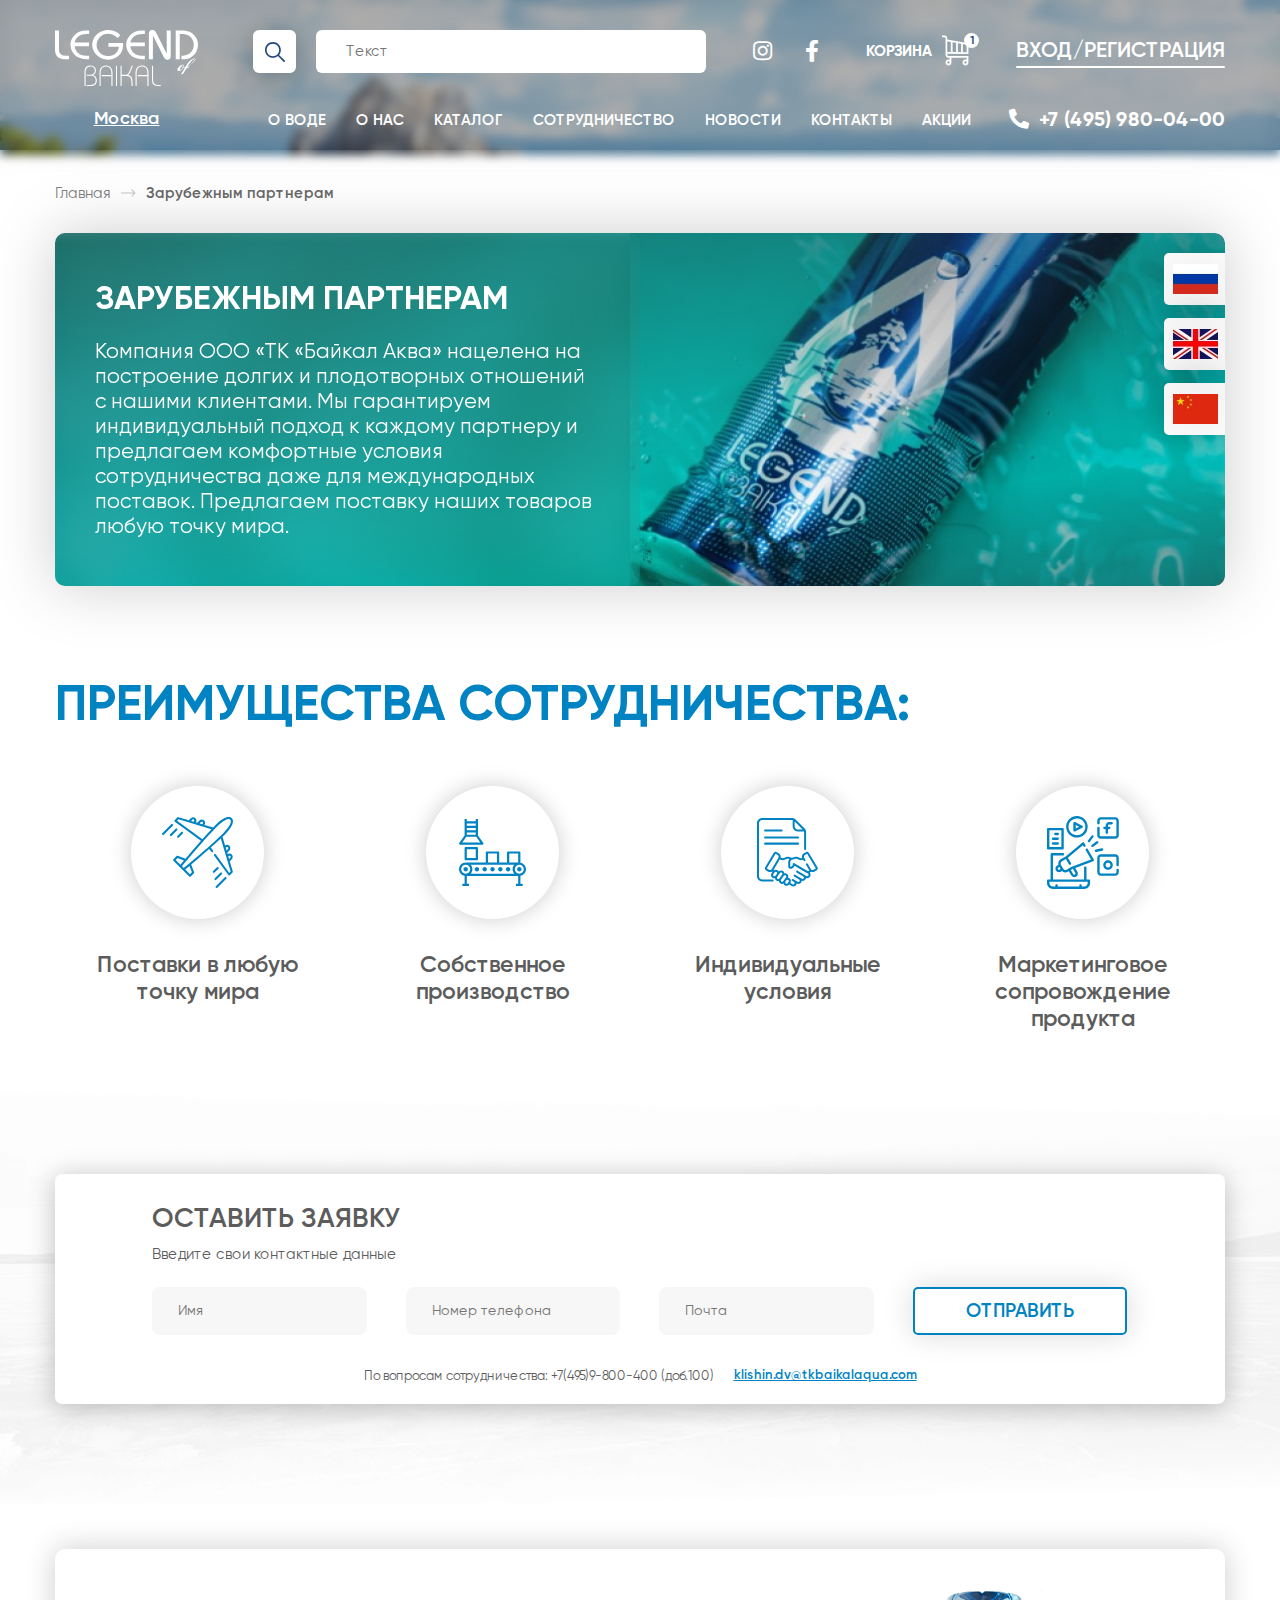
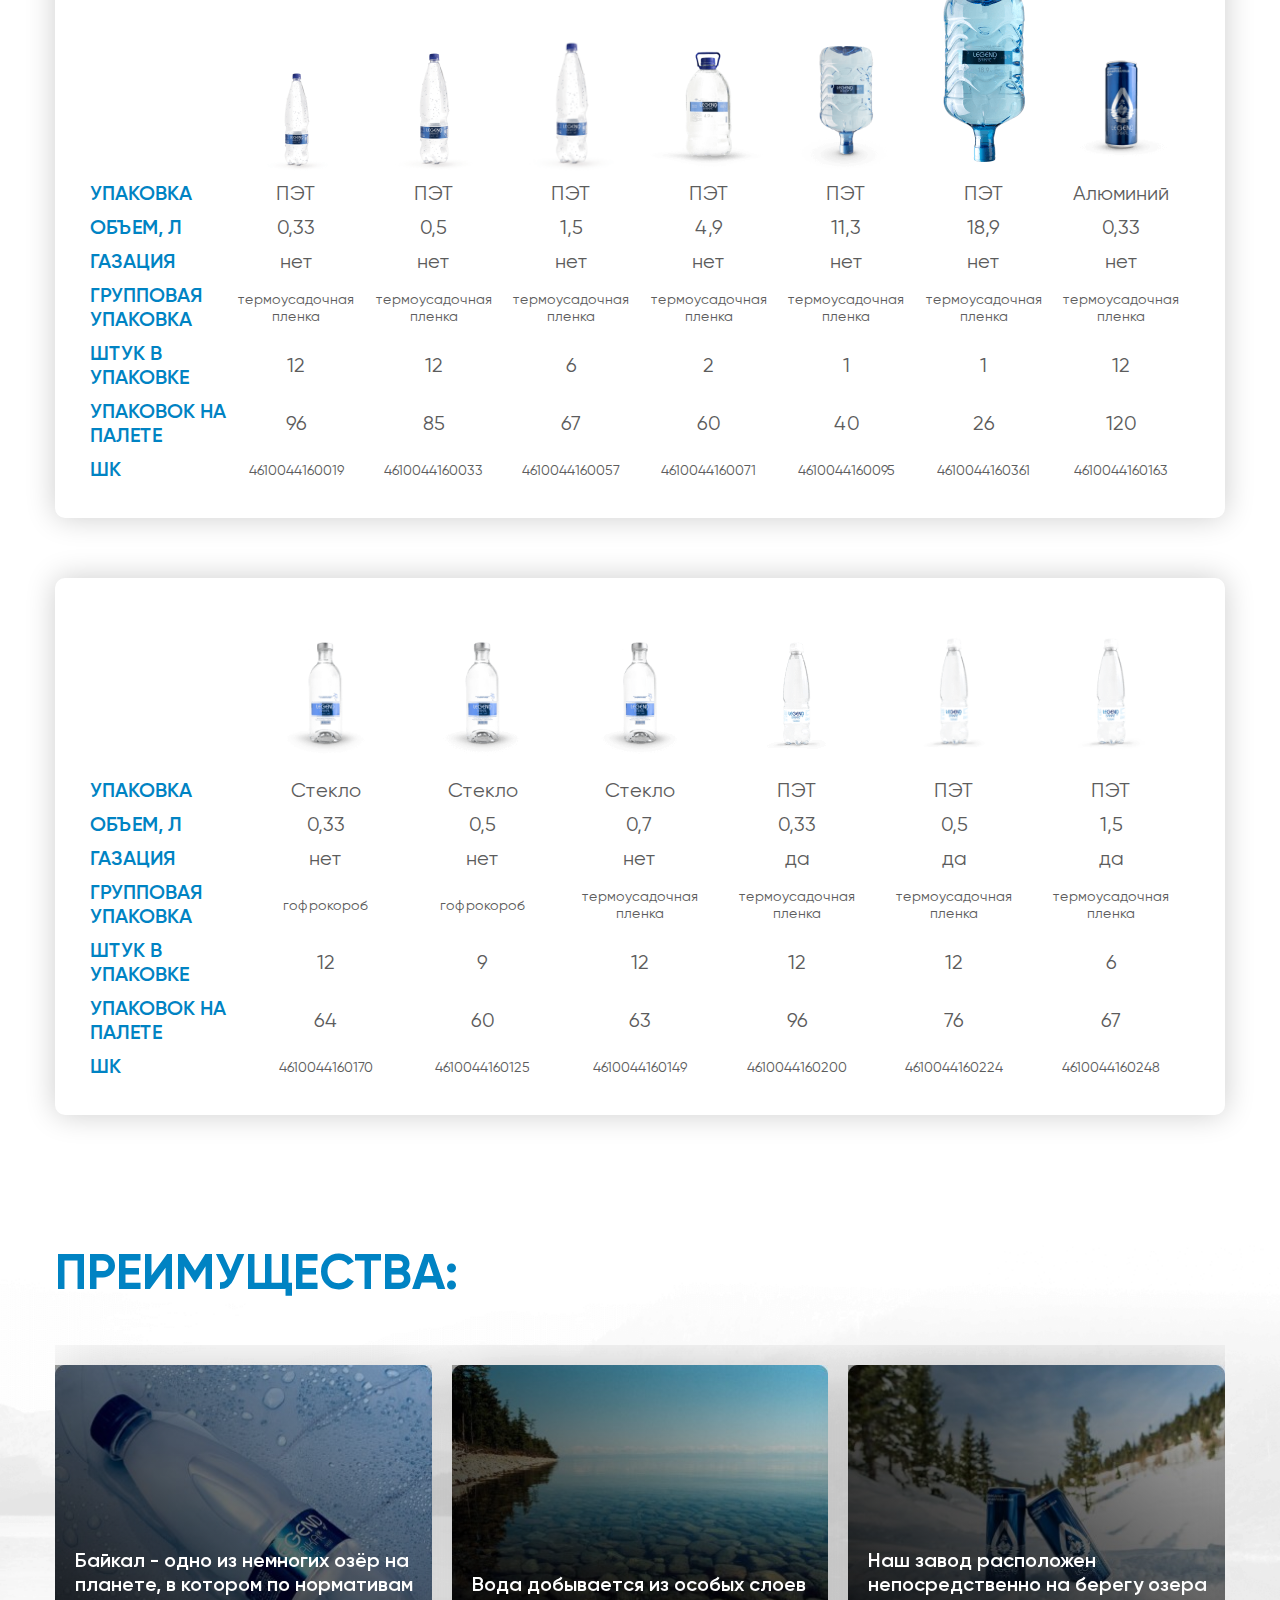
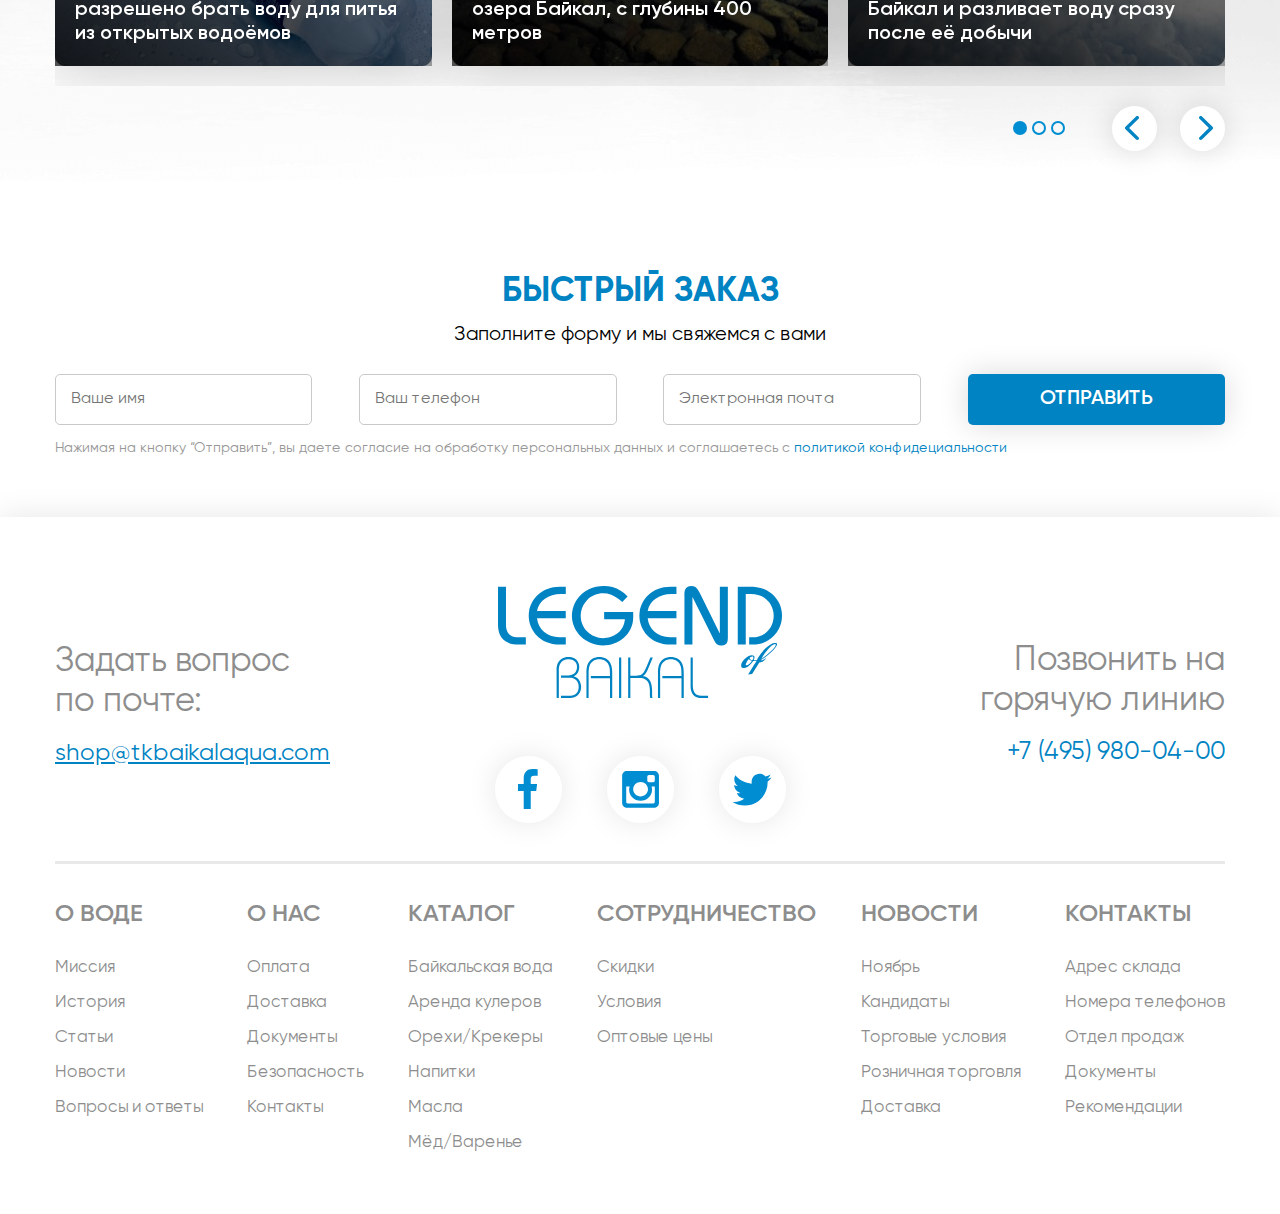
<file: foreign.html>
<!DOCTYPE html>
<html lang="en">

<head>
    <meta charset="utf-8">
    <meta name="viewport" content="width=device-width, initial-scale=1.0">
    <title>Legend of Baikal</title>
    <link rel="stylesheet" href="css/swiper-bundle.min.css">
    <link rel="stylesheet" href="css/all.min.css">
    <link rel="stylesheet" href="css/style.css">
</head>
<body>
<main class="page">
<header class="header">
    <div class="header__container container">
        <div class="header__main-row not-mobile">
            <div class="header__column">
                <a class="header__logo" href="index.html">
                    <img src="img/logo-white.svg" alt="logo">
                </a>
                <div class="city dropdown">
                    <button class="city__current">Москва</button>
                    <div class="dropdown__menu">
                        <ul class="dropdown__list">
                            <li class="dropdown__item"><a class="dropdown__item-label city__item" href="#">Москва</a></li>
                            <li class="dropdown__item"><a class="dropdown__item-label city__item" href="#">Санкт-Петербург</a></li>
                            <li class="dropdown__item"><a class="dropdown__item-label city__item" href="#">Казань</a></li>
                            <li class="dropdown__item"><a class="dropdown__item-label city__item" href="#">Новороссийск</a></li>
                        </ul>
                    </div>
                </div>
            </div>
            <div class="header__column header__large">
                <div class="header__row">
                    <form action="#" class="search">
                        <button class="search__submit" type="submit">
                            <svg width="20" height="20" viewBox="0 0 20 20" xmlns="http://www.w3.org/2000/svg">
                                <path d="M19.7558 18.5775L14.0683 12.89C15.17 11.5292 15.8333 9.8 15.8333 7.91668C15.8333 3.55168 12.2816 0 7.91664 0C3.55164 0 0 3.55164 0 7.91664C0 12.2816 3.55168 15.8333 7.91668 15.8333C9.8 15.8333 11.5292 15.17 12.89 14.0683L18.5775 19.7558C18.74 19.9183 18.9533 20 19.1667 20C19.38 20 19.5934 19.9183 19.7559 19.7558C20.0817 19.43 20.0817 18.9033 19.7558 18.5775ZM7.91668 14.1666C4.47 14.1666 1.66668 11.3633 1.66668 7.91664C1.66668 4.46996 4.47 1.66664 7.91668 1.66664C11.3634 1.66664 14.1667 4.46996 14.1667 7.91664C14.1667 11.3633 11.3633 14.1666 7.91668 14.1666Z" fill="#21487B"/>
                            </svg>
                        </button>
                        <div class="search__block">
                            <input class="search__text" type="text" name="search" placeholder="Текст" required>
                        </div>
                    </form>
                    <div class="header__social">
                        <a class="header__link" href="#"><i class="fab fa-instagram"></i></a>
                        <a class="header__link" href="#"><i class="fab fa-facebook-f"></i></a>
                    </div>
                    <a class="header__cart not-tablet" href="#">
                        <span class="header__cart-text">Корзина</span>
                        <div class="header__cart-item">
                            <svg class="header__cart-icon" width="28" height="31" viewBox="0 0 28 31" xmlns="http://www.w3.org/2000/svg">
                                <path d="M27.3919 19.1429V8.01918L5.47837 4.06258V2.69505C5.47837 1.20902 4.26942 0 2.78338 0H0V1.82612H2.78332C3.26243 1.82612 3.65225 2.21594 3.65225 2.69505V19.5566C3.65225 21.5032 5.23586 23.0868 7.18245 23.0868H7.9132V25.1678C7.54012 25.0043 7.12852 24.9129 6.69579 24.9129C5.01758 24.9129 3.65225 26.2782 3.65225 27.9564C3.65225 29.6346 5.01758 31 6.69579 31C8.2713 31 9.5709 29.7966 9.72405 28.2608H9.73933V23.0868H25.5657V25.1678C25.1927 25.0043 24.781 24.9129 24.3483 24.9129C22.6701 24.9129 21.3048 26.2782 21.3048 27.9564C21.3048 29.6346 22.6701 31 24.3483 31C25.9238 31 27.2234 29.7966 27.3766 28.2608H27.3919V21.2606H7.18245C6.24279 21.2606 5.47837 20.4962 5.47837 19.5566V18.8385L27.3919 19.1429ZM6.69579 29.1738C6.0245 29.1738 5.47837 28.6277 5.47837 27.9564C5.47837 27.2851 6.0245 26.739 6.69579 26.739C7.36707 26.739 7.9132 27.2851 7.9132 27.9564C7.9132 28.6277 7.36707 29.1738 6.69579 29.1738ZM24.3483 29.1738C23.677 29.1738 23.1309 28.6277 23.1309 27.9564C23.1309 27.2851 23.677 26.739 24.3483 26.739C25.0196 26.739 25.5657 27.2851 25.5657 27.9564C25.5657 28.6277 25.0196 29.1738 24.3483 29.1738ZM14.609 17.1391L10.9567 17.0884V6.90737L14.609 7.56679V17.1391ZM16.4351 7.89652L19.783 8.50103V17.211L16.4351 17.1645V7.89652ZM9.13062 17.063L5.47837 17.0123V5.91822L9.13062 6.57764V17.063ZM25.5657 17.2913L21.6091 17.2363V8.83071L25.5657 9.54509V17.2913Z" fill="white"/>
                            </svg>
                            <div class="header__cart-count">1</div>
                        </div>
                    </a>
                    <div class="account">
                        <a class="account__link" href="#">Вход/регистрация</a>
                    </div>
                </div>
                <div class="header__row">
                    <div class="header__left header__large">
                        <nav class="nav">
                            <ul class="nav__list">
                                <li class="nav__list-item"><a class="nav__link" href="#">О воде</a></li>
                                <li class="nav__list-item dropdown">
                                    <a class="nav__link" href="#">О нас</a>
                                    <div class="dropdown__menu">
                                        <ul class="dropdown__list">
                                            <li class="dropdown__item">
                                                <input class="dropdown__item-check" id="dropdown0" type="checkbox">
                                                <label class="dropdown__item-label" for="dropdown0">
                                                    Новости индустрии
                                                    <svg width="6" height="9" viewBox="0 0 6 9" fill="none" xmlns="http://www.w3.org/2000/svg">
                                                        <path d="M6 4.50001C6 4.66131 5.92797 4.82259 5.78422 4.94557L1.25832 8.81537C0.970413 9.06154 0.503627 9.06154 0.21584 8.81537C-0.0719468 8.5693 -0.0719468 8.17026 0.21584 7.92407L4.22061 4.50001L0.21598 1.07594C-0.0718072 0.829771 -0.0718073 0.430768 0.21598 0.184717C0.503767 -0.0615721 0.970553 -0.0615721 1.25846 0.184717L5.78436 4.05446C5.92814 4.1775 6 4.33878 6 4.50001Z" fill="#0083C3"/>
                                                    </svg>
                                                    </label>
                                                <ul class="dropdown__list">
                                                    <li class="dropdown__item"><a href="#" class="dropdown__link">Новость</a></li>
                                                    <li class="dropdown__item"><a href="#" class="dropdown__link">Новость</a></li>
                                                </ul>
                                            </li>
                                            <li class="dropdown__item">
                                                <input class="dropdown__item-check" id="dropdown1" type="checkbox">
                                                <label class="dropdown__item-label" for="dropdown1">
                                                    Статьи и обзоры
                                                    <svg width="6" height="9" viewBox="0 0 6 9" fill="none" xmlns="http://www.w3.org/2000/svg">
                                                        <path d="M6 4.50001C6 4.66131 5.92797 4.82259 5.78422 4.94557L1.25832 8.81537C0.970413 9.06154 0.503627 9.06154 0.21584 8.81537C-0.0719468 8.5693 -0.0719468 8.17026 0.21584 7.92407L4.22061 4.50001L0.21598 1.07594C-0.0718072 0.829771 -0.0718073 0.430768 0.21598 0.184717C0.503767 -0.0615721 0.970553 -0.0615721 1.25846 0.184717L5.78436 4.05446C5.92814 4.1775 6 4.33878 6 4.50001Z" fill="#0083C3"/>
                                                    </svg>
                                                </label>
                                                <ul class="dropdown__list">
                                                    <li class="dropdown__item"><a href="#" class="dropdown__link">Статья</a></li>
                                                    <li class="dropdown__item"><a href="#" class="dropdown__link">Обзор</a></li>
                                                </ul>
                                            </li>
                                        </ul>
                                    </div>
                                </li>
                                <li class="nav__list-item dropdown dropdown-catalog">
                                    <a class="nav__link" href="#">Каталог</a>
                                    <div class="dropdown__menu">
                                        <div class="dropdown__table">
                                            <div class="dropdown__cell">
                                                <a href="#" class="dropdown__cell-link">
                                                    <img src="img/icons/header-catalog/1.svg" alt="">
                                                    <span>Байкальская вода</span>
                                                </a>
                                            </div>
                                            <div class="dropdown__cell">
                                                <a href="#" class="dropdown__cell-link">
                                                    <img src="img/icons/header-catalog/2.svg" alt="">
                                                    <span>Доставка воды</span>
                                                </a>
                                            </div>
                                            <div class="dropdown__cell">
                                                <a href="#" class="dropdown__cell-link">
                                                    <img src="img/icons/header-catalog/3.svg" alt="">
                                                    <span>Аренда кулеров</span>
                                                </a>
                                            </div>
                                            <div class="dropdown__cell">
                                                <a href="#" class="dropdown__cell-link">
                                                    <img src="img/icons/header-catalog/4.svg" alt="">
                                                    <span>Мёд/варенье</span>
                                                </a>
                                            </div>
                                            <div class="dropdown__cell">
                                                <a href="#" class="dropdown__cell-link">
                                                    <img src="img/icons/header-catalog/5.svg" alt="">
                                                    <span>Напитки</span>
                                                </a>
                                            </div>
                                            <div class="dropdown__cell">
                                                <a href="#" class="dropdown__cell-link">
                                                    <img src="img/icons/header-catalog/6.svg" alt="">
                                                    <span>Масло</span>
                                                </a>
                                            </div>
                                            <div class="dropdown__cell">
                                                <a href="#" class="dropdown__cell-link">
                                                    <img src="img/icons/header-catalog/7.svg" alt="">
                                                    <span>Орехи/крекеры</span>
                                                </a>
                                            </div>
                                            <div class="dropdown__cell">
                                                <a href="#" class="dropdown__cell-link">
                                                    <img src="img/icons/header-catalog/8.svg" alt="">
                                                    <span>Вода упаковка</span>
                                                </a>
                                            </div>
                                            <div class="dropdown__cell">
                                                <a href="#" class="dropdown__cell-link">
                                                    <img src="img/icons/header-catalog/9.svg" alt="">
                                                    <span>Бытовая&nbsp;химия /гигиена</span>
                                                </a>
                                            </div>
                                            <div class="dropdown__cell">
                                                <a href="#" class="dropdown__cell-link">
                                                    <img src="img/icons/header-catalog/10.svg" alt="">
                                                    <span>Посуда</span>
                                                </a>
                                            </div>
                                            <div class="dropdown__cell">
                                                <a href="#" class="dropdown__cell-link">
                                                    <img src="img/icons/header-catalog/11.svg" alt="">
                                                    <span>Помпы</span>
                                                </a>
                                            </div>
                                        </div>
                                    </div>
                                </li>
                                <li class="nav__list-item"><a class="nav__link" href="#">Сотрудничество</a></li>
                                <li class="nav__list-item not-tablet"><a class="nav__link" href="#">Новости</a></li>
                                <li class="nav__list-item not-tablet"><a class="nav__link" href="#">Контакты</a></li>
                                <li class="nav__list-item not-tablet"><a class="nav__link" href="#">Акции</a></li>
                                <li class="nav__list-item tablet dropdown">
                                    <a class="nav__link" href="#">Ещё...</a>
                                    <div class="dropdown__menu">
                                        <ul class="dropdown__list">
                                            <li class="dropdown__item"><a class="dropdown__item-label" href="#">Новости</a></li>
                                            <li class="dropdown__item"><a class="dropdown__item-label" href="#">Контакты</a></li>
                                            <li class="dropdown__item"><a class="dropdown__item-label" href="#">Акции</a></li>
                                        </ul>
                                    </div>
                                </li>
                            </ul>
                        </nav>
                    </div>
                    <div class="header__right header__short not-tablet">
                        <a class="header__phone" href="tel:+74959800400"><i class="fas fa-phone-alt"></i><span>+7 (495) 980-04-00</span></a>
                    </div>
                    <a class="header__cart tablet not-mobile" href="#">
                        <div class="header__cart-item">
                            <svg class="header__cart-icon" width="28" height="31" viewBox="0 0 28 31" xmlns="http://www.w3.org/2000/svg">
                                <path d="M27.3919 19.1429V8.01918L5.47837 4.06258V2.69505C5.47837 1.20902 4.26942 0 2.78338 0H0V1.82612H2.78332C3.26243 1.82612 3.65225 2.21594 3.65225 2.69505V19.5566C3.65225 21.5032 5.23586 23.0868 7.18245 23.0868H7.9132V25.1678C7.54012 25.0043 7.12852 24.9129 6.69579 24.9129C5.01758 24.9129 3.65225 26.2782 3.65225 27.9564C3.65225 29.6346 5.01758 31 6.69579 31C8.2713 31 9.5709 29.7966 9.72405 28.2608H9.73933V23.0868H25.5657V25.1678C25.1927 25.0043 24.781 24.9129 24.3483 24.9129C22.6701 24.9129 21.3048 26.2782 21.3048 27.9564C21.3048 29.6346 22.6701 31 24.3483 31C25.9238 31 27.2234 29.7966 27.3766 28.2608H27.3919V21.2606H7.18245C6.24279 21.2606 5.47837 20.4962 5.47837 19.5566V18.8385L27.3919 19.1429ZM6.69579 29.1738C6.0245 29.1738 5.47837 28.6277 5.47837 27.9564C5.47837 27.2851 6.0245 26.739 6.69579 26.739C7.36707 26.739 7.9132 27.2851 7.9132 27.9564C7.9132 28.6277 7.36707 29.1738 6.69579 29.1738ZM24.3483 29.1738C23.677 29.1738 23.1309 28.6277 23.1309 27.9564C23.1309 27.2851 23.677 26.739 24.3483 26.739C25.0196 26.739 25.5657 27.2851 25.5657 27.9564C25.5657 28.6277 25.0196 29.1738 24.3483 29.1738ZM14.609 17.1391L10.9567 17.0884V6.90737L14.609 7.56679V17.1391ZM16.4351 7.89652L19.783 8.50103V17.211L16.4351 17.1645V7.89652ZM9.13062 17.063L5.47837 17.0123V5.91822L9.13062 6.57764V17.063ZM25.5657 17.2913L21.6091 17.2363V8.83071L25.5657 9.54509V17.2913Z" fill="white"/>
                            </svg>                                    
                            <div class="header__cart-count">1</div>
                        </div>
                    </a>
                </div>
            </div>
        </div>
        <div class="header__main-row mobile">
            <div class="header__column">
                <a class="header__logo" href="index.html">
                    <img src="img/logo-white.svg" alt="logo">
                </a>
            </div>
            <div class="header__column">
                <div class="city dropdown">
                    <button class="city__current">Москва</button>
                    <div class="dropdown__menu">
                        <ul class="dropdown__list">
                            <li class="dropdown__item"><a class="dropdown__item-label city__item" href="#">Москва</a></li>
                            <li class="dropdown__item"><a class="dropdown__item-label city__item" href="#">Санкт-Петербург</a></li>
                            <li class="dropdown__item"><a class="dropdown__item-label city__item" href="#">Казань</a></li>
                            <li class="dropdown__item"><a class="dropdown__item-label city__item" href="#">Новороссийск</a></li>
                        </ul>
                    </div>
                </div>
                <a class="header__phone" href="tel:+74959800400"><span>+7 (495) 980-04-00</span></a>
            </div>
            <div class="header__column">
                <div class="header__row">
                    <a class="header__cart mobile" href="#">
                        <div class="header__cart-item">
                            <svg class="header__cart-icon" width="28" height="31" viewBox="0 0 28 31" xmlns="http://www.w3.org/2000/svg">
                                <path d="M27.3919 19.1429V8.01918L5.47837 4.06258V2.69505C5.47837 1.20902 4.26942 0 2.78338 0H0V1.82612H2.78332C3.26243 1.82612 3.65225 2.21594 3.65225 2.69505V19.5566C3.65225 21.5032 5.23586 23.0868 7.18245 23.0868H7.9132V25.1678C7.54012 25.0043 7.12852 24.9129 6.69579 24.9129C5.01758 24.9129 3.65225 26.2782 3.65225 27.9564C3.65225 29.6346 5.01758 31 6.69579 31C8.2713 31 9.5709 29.7966 9.72405 28.2608H9.73933V23.0868H25.5657V25.1678C25.1927 25.0043 24.781 24.9129 24.3483 24.9129C22.6701 24.9129 21.3048 26.2782 21.3048 27.9564C21.3048 29.6346 22.6701 31 24.3483 31C25.9238 31 27.2234 29.7966 27.3766 28.2608H27.3919V21.2606H7.18245C6.24279 21.2606 5.47837 20.4962 5.47837 19.5566V18.8385L27.3919 19.1429ZM6.69579 29.1738C6.0245 29.1738 5.47837 28.6277 5.47837 27.9564C5.47837 27.2851 6.0245 26.739 6.69579 26.739C7.36707 26.739 7.9132 27.2851 7.9132 27.9564C7.9132 28.6277 7.36707 29.1738 6.69579 29.1738ZM24.3483 29.1738C23.677 29.1738 23.1309 28.6277 23.1309 27.9564C23.1309 27.2851 23.677 26.739 24.3483 26.739C25.0196 26.739 25.5657 27.2851 25.5657 27.9564C25.5657 28.6277 25.0196 29.1738 24.3483 29.1738ZM14.609 17.1391L10.9567 17.0884V6.90737L14.609 7.56679V17.1391ZM16.4351 7.89652L19.783 8.50103V17.211L16.4351 17.1645V7.89652ZM9.13062 17.063L5.47837 17.0123V5.91822L9.13062 6.57764V17.063ZM25.5657 17.2913L21.6091 17.2363V8.83071L25.5657 9.54509V17.2913Z" fill="white"/>
                            </svg>
                            <div class="header__cart-count header__cart-count_invert">1</div>
                        </div>
                    </a>
                    <button class="header__burger _burger-opener">
                        <span></span>
                    </button>
                </div>
            </div>
        </div>
    </div>
</header>

<div class="burger mobile">
    <button class="burger__close _burger-closer">
        <svg width="21" height="21" viewBox="0 0 21 21" fill="none" xmlns="http://www.w3.org/2000/svg">
            <rect width="27.2817" height="1.94869" rx="0.974345" transform="matrix(0.695598 0.718431 -0.695598 0.718431 1.35547 0)" fill="white"/>
            <rect width="27.2817" height="1.94869" rx="0.974345" transform="matrix(-0.695598 0.718431 0.695598 0.718431 19.6445 0)" fill="white"/>
        </svg>
    </button>
    <div class="burger__social">
        <a href="#"><i class="fab fa-instagram"></i></a>
        <a href="#"><i class="fab fa-facebook-f"></i></a>
    </div>
    <div class="burger__main">
        <div class="burger__column">
            <a class="burger__logo" href="index.html">
                <img src="img/logo-white.svg" alt="logo">
            </a>
            <div class="city dropdown">
                <button class="city__current">Москва</button>
                <div class="dropdown__menu">
                    <ul class="dropdown__list">
                        <li class="dropdown__item"><a class="dropdown__item-label city__item" href="#">Москва</a></li>
                        <li class="dropdown__item"><a class="dropdown__item-label city__item" href="#">Санкт-Петербург</a></li>
                        <li class="dropdown__item"><a class="dropdown__item-label city__item" href="#">Казань</a></li>
                        <li class="dropdown__item"><a class="dropdown__item-label city__item" href="#">Новороссийск</a></li>
                    </ul>
                </div>
            </div>

        </div>
        <div class="burger__row">
            <a class="burger__phone" href="tel:+74959800400"><i class="fas fa-phone-alt"></i><span>+7 (495) 980-04-00</span></a>
            <div class="account">
                <a class="account__link" href="#">Вход/регистрация</a>
            </div>
        </div>

        <form action="#" class="search">
            <div class="search__block">
                <input class="search__text" type="text" name="search" placeholder="Текст" required>
            </div>
            <button class="search__submit" type="submit">
                <svg width="20" height="20" viewBox="0 0 20 20" xmlns="http://www.w3.org/2000/svg">
                    <path d="M19.7558 18.5775L14.0683 12.89C15.17 11.5292 15.8333 9.8 15.8333 7.91668C15.8333 3.55168 12.2816 0 7.91664 0C3.55164 0 0 3.55164 0 7.91664C0 12.2816 3.55168 15.8333 7.91668 15.8333C9.8 15.8333 11.5292 15.17 12.89 14.0683L18.5775 19.7558C18.74 19.9183 18.9533 20 19.1667 20C19.38 20 19.5934 19.9183 19.7559 19.7558C20.0817 19.43 20.0817 18.9033 19.7558 18.5775ZM7.91668 14.1666C4.47 14.1666 1.66668 11.3633 1.66668 7.91664C1.66668 4.46996 4.47 1.66664 7.91668 1.66664C11.3634 1.66664 14.1667 4.46996 14.1667 7.91664C14.1667 11.3633 11.3633 14.1666 7.91668 14.1666Z" fill="#21487B"/>
                </svg>
            </button>
        </form>

        <div class="burger__lists">
            <ul class="burger__list">
                <li class="burger__item"><a class="burger__link" href="#">О воде</a></li>
                <li class="burger__item burger__dropdown">
                    <input type="checkbox" id="burgerDropdowncheck0" name="burgerDropdowncheck0">
                    <label for="burgerDropdowncheck0">
                        <span>Каталог</span>
                        <svg width="18" height="11" viewBox="0 0 18 11" fill="none" xmlns="http://www.w3.org/2000/svg">
                            <path d="M9.00003 -7.86802e-07C9.32263 -7.586e-07 9.64518 0.132051 9.89114 0.3956L17.6307 8.69309C18.1231 9.22091 18.1231 10.0767 17.6307 10.6043C17.1386 11.1319 16.3405 11.1319 15.8481 10.6043L9.00003 3.26222L2.15188 10.604C1.65954 11.1316 0.861536 11.1316 0.369434 10.604C-0.123144 10.0764 -0.123144 9.22065 0.369435 8.69283L8.10893 0.395343C8.355 0.131751 8.67755 -8.14994e-07 9.00003 -7.86802e-07Z" fill="white"/>
                        </svg>
                    </label>
                    <ul class="burger__dropdown-list">
                        <li class="burger__dropdown-item"><a class="burger__dropdown-link" href="">Байкальская вода</a></li>
                        <li class="burger__dropdown-item"><a class="burger__dropdown-link" href="">Оборудование для воды</a></li>
                        <li class="burger__dropdown-item"><a class="burger__dropdown-link" href="">Аренда кулеров</a></li>
                        <li class="burger__dropdown-item"><a class="burger__dropdown-link" href="">Орехи/Крекеры</a></li>
                        <li class="burger__dropdown-item"><a class="burger__dropdown-link" href="">Товары в офис</a></li>
                        <li class="burger__dropdown-item"><a class="burger__dropdown-link" href="">Напитки</a></li>
                        <li class="burger__dropdown-item"><a class="burger__dropdown-link" href="">Масла</a></li>
                        <li class="burger__dropdown-item"><a class="burger__dropdown-link" href="">Мёд/Варенье</a></li>
                    </ul>
                </li>
                <li class="burger__item"><a class="burger__link" href="#">Сотрудничество</a></li>
                <li class="burger__item"><a class="burger__link" href="#">Акции</a></li>
            </ul>
            <ul class="burger__list">
                <li class="burger__item"><a class="burger__link" href="#">О нас</a></li>
                <li class="burger__item"><a class="burger__link" href="#">Новости</a></li>
                <li class="burger__item"><a class="burger__link" href="#">Контакты</a></li>
                <li class="burger__item"><a class="burger__link" href="#"><span>Корзина</span><div class="header__cart-count">1</div></a></li>
            </ul>
        </div>
    </div>
</div>    <div class="content">

        <section class="breadcrumbs">
            <div class="container">
                <div class="breadcrumbs__items">
                    <div class="breadcrumbs__item">
                        <a class="breadcrumbs__link" href="#">Главная</a>
                    </div>
                    <div class="breadcrumbs__item">
                        <a class="breadcrumbs__link" href="#">Зарубежным партнерам</a>
                    </div>
                </div>
            </div>
        </section>
        <section class="foreign-banner container">
            <div class="foreign-banner__image">
                <div class="foreign-banner__left">
                    <h2 class="foreign-banner__title">Зарубежным партнерам</h2>
                    <p class="foreign-banner__content">Компания ООО «ТК «Байкал Аква» нацелена на построение долгих и плодотворных отношений с нашими клиентами. Мы гарантируем индивидуальный подход к каждому партнеру и предлагаем комфортные условия сотрудничества даже для международных поставок. Предлагаем поставку наших товаров любую точку мира.</p>
                </div>
                <picture>
                    <img src="img/foreign-page/banner/banner.jpg" alt="">
                </picture>
                <div class="foreign-banner__links">
                    <a class="foreign-banner__link" href="#">
                        <img src="img/foreign-page/banner/ru.jpg" alt="">
                    </a>
                    <a class="foreign-banner__link" href="#">
                        <img src="img/foreign-page/banner/en.jpg" alt="">
                    </a>
                    <a class="foreign-banner__link" href="#">
                        <img src="img/foreign-page/banner/cn.jpg" alt="">
                    </a>
                </div>
            </div>
        </section>
        <section class="foreign-advantages container">
            <h4 class="foreign-advantages__title title">Преимущества сотрудничества:</h4>
            <div class="foreign-advantages__items">
                <div class="foreign-advantages__item">
                    <div class="foreign-advantages__item-icon">
                        <img src="img/foreign-page/advantages/icon1.svg" alt="">
                    </div>
                    <p class="foreign-advantages__item-content">Поставки в любую<br>точку мира</p>
                </div>
                <div class="foreign-advantages__item">
                    <div class="foreign-advantages__item-icon">
                        <img src="img/foreign-page/advantages/icon2.svg" alt="">
                    </div>
                    <p class="foreign-advantages__item-content">Собственное производство</p>
                </div>
                <div class="foreign-advantages__item">
                    <div class="foreign-advantages__item-icon">
                        <img src="img/foreign-page/advantages/icon3.svg" alt="">
                    </div>
                    <p class="foreign-advantages__item-content">Индивидуальные<br>условия</p>
                </div>
                <div class="foreign-advantages__item">
                    <div class="foreign-advantages__item-icon">
                        <img src="img/foreign-page/advantages/icon4.svg" alt="">
                    </div>
                    <p class="foreign-advantages__item-content">Маркетинговое сопровождение продукта</p>
                </div>
            </div>
        </section>
        <section class="corporative-callback">
            <div class="container">
                <form action="" class="corporative-callback__main">
                    <h5 class="corporative-callback__title">оставить заявку</h5>
                    <p class="corporative-callback__subtitle">Введите свои контактные данные</p>
                    <div class="corporative-callback__row">
                        <div class="corporative-callback__block">
                            <input class="_req" type="text" name="name" placeholder="Имя">
                        </div>
                        <div class="corporative-callback__block">
                            <input class="_req" type="tel" name="tel" placeholder="Номер телефона">
                        </div>
                        <div class="corporative-callback__block">
                            <input class="_req" type="email" name="email" placeholder="Почта">
                        </div>
                        <button class="corporative-callback__submit">Отправить</button>
                    </div>
                    <div class="corporative-callback__bottom">
                        <p class="corporative-callback__bottom-left">
                            По вопросам сотрудничества: <a href="tel:+74959800400">+7(495)9-800-400</a> (доб.100)
                        </p>
                        <a class="corporative-callback__bottom-right" href="mailto:klishin.dv@tkbaikalaqua.com">klishin.dv@tkbaikalaqua.com</a>
                    </div>
                </form>
            </div>
        </section>
        <section class="corporative-items container">
            <div class="corporative-items__main">
                <div class="corporative-items__head">
                    <div class="corporative-items__column corporative-items__column-7 corporative-items__column-empty"></div>
                    <div class="corporative-items__column corporative-items__column-7">
                        <div class="corporative-items__image">
                            <img src="img/foreign-page/items/1.png" alt="">
                            <button class="corporative-items__info-opener mobile">
                                <span></span>
                                <span></span>
                            </button>
                        </div>
                        <div class="corporative-items__info mobile">
                            <div class="corporative-items__info-row">
                                <div class="corporative-items__info-column">
                                    <span class="corporative-items__title">УПАКОВКА</span>
                                </div>
                                <div class="corporative-items__info-column">
                                    <span class="corporative-items__content">ПЭТ</span>
                                </div>
                            </div>
                            <div class="corporative-items__info-row">
                                <div class="corporative-items__info-column">
                                    <span class="corporative-items__title">ОБЪЕМ, Л</span>
                                </div>
                                <div class="corporative-items__info-column">
                                    <span class="corporative-items__content">0,33</span>
                                </div>
                            </div>
                            <div class="corporative-items__info-row">
                                <div class="corporative-items__info-column">
                                    <span class="corporative-items__title">ГАЗАЦИЯ</span>
                                </div>
                                <div class="corporative-items__info-column">
                                    <span class="corporative-items__content">нет</span>
                                </div>
                            </div>
                            <div class="corporative-items__info-row">
                                <div class="corporative-items__info-column">
                                    <span class="corporative-items__title">ГРУППОВАЯ УПАКОВКА</span>
                                </div>
                                <div class="corporative-items__info-column">
                                    <span class="corporative-items__content">термоусадочная пленка</span>
                                </div>
                            </div>
                            <div class="corporative-items__info-row">
                                <div class="corporative-items__info-column">
                                    <span class="corporative-items__title">ШТУК В УПАКОВКЕ</span>
                                </div>
                                <div class="corporative-items__info-column">
                                    <span class="corporative-items__content">12</span>
                                </div>
                            </div>
                            <div class="corporative-items__info-row">
                                <div class="corporative-items__info-column">
                                    <span class="corporative-items__title">УПАКОВОК НА ПАЛЕТЕ</span>
                                </div>
                                <div class="corporative-items__info-column">
                                    <span class="corporative-items__content">96</span>
                                </div>
                            </div>
                            <div class="corporative-items__info-row">
                                <div class="corporative-items__info-column">
                                    <span class="corporative-items__title">ШК</span>
                                </div>
                                <div class="corporative-items__info-column">
                                    <span class="corporative-items__content corporative-items__content-small">4610044160019</span>
                                </div>
                            </div>
                        </div>
                    </div>
                    <div class="corporative-items__column corporative-items__column-7">
                        <div class="corporative-items__image">
                            <img src="img/foreign-page/items/2.png" alt="">
                            <button class="corporative-items__info-opener mobile">
                                <span></span>
                                <span></span>
                            </button>
                        </div>
                        <div class="corporative-items__info mobile">
                            <div class="corporative-items__info-row">
                                <div class="corporative-items__info-column">
                                    <span class="corporative-items__title">УПАКОВКА</span>
                                </div>
                                <div class="corporative-items__info-column">
                                    <span class="corporative-items__content">ПЭТ</span>
                                </div>
                            </div>
                            <div class="corporative-items__info-row">
                                <div class="corporative-items__info-column">
                                    <span class="corporative-items__title">ОБЪЕМ, Л</span>
                                </div>
                                <div class="corporative-items__info-column">
                                    <span class="corporative-items__content">0,5</span>
                                </div>
                            </div>
                            <div class="corporative-items__info-row">
                                <div class="corporative-items__info-column">
                                    <span class="corporative-items__title">ГАЗАЦИЯ</span>
                                </div>
                                <div class="corporative-items__info-column">
                                    <span class="corporative-items__content">нет</span>
                                </div>
                            </div>
                            <div class="corporative-items__info-row">
                                <div class="corporative-items__info-column">
                                    <span class="corporative-items__title">ГРУППОВАЯ УПАКОВКА</span>
                                </div>
                                <div class="corporative-items__info-column">
                                    <span class="corporative-items__content">термоусадочная пленка</span>
                                </div>
                            </div>
                            <div class="corporative-items__info-row">
                                <div class="corporative-items__info-column">
                                    <span class="corporative-items__title">ШТУК В УПАКОВКЕ</span>
                                </div>
                                <div class="corporative-items__info-column">
                                    <span class="corporative-items__content">12</span>
                                </div>
                            </div>
                            <div class="corporative-items__info-row">
                                <div class="corporative-items__info-column">
                                    <span class="corporative-items__title">УПАКОВОК НА ПАЛЕТЕ</span>
                                </div>
                                <div class="corporative-items__info-column">
                                    <span class="corporative-items__content">75</span>
                                </div>
                            </div>
                            <div class="corporative-items__info-row">
                                <div class="corporative-items__info-column">
                                    <span class="corporative-items__title">ШК</span>
                                </div>
                                <div class="corporative-items__info-column">
                                    <span class="corporative-items__content corporative-items__content-small">4610044160033</span>
                                </div>
                            </div>
                        </div>
                    </div>
                    <div class="corporative-items__column corporative-items__column-7">
                        <div class="corporative-items__image">
                            <img src="img/foreign-page/items/3.png" alt="">
                            <button class="corporative-items__info-opener mobile">
                                <span></span>
                                <span></span>
                            </button>
                        </div>
                        <div class="corporative-items__info mobile">
                            <div class="corporative-items__info-row">
                                <div class="corporative-items__info-column">
                                    <span class="corporative-items__title">УПАКОВКА</span>
                                </div>
                                <div class="corporative-items__info-column">
                                    <span class="corporative-items__content">ПЭТ</span>
                                </div>
                            </div>
                            <div class="corporative-items__info-row">
                                <div class="corporative-items__info-column">
                                    <span class="corporative-items__title">ОБЪЕМ, Л</span>
                                </div>
                                <div class="corporative-items__info-column">
                                    <span class="corporative-items__content">1,5</span>
                                </div>
                            </div>
                            <div class="corporative-items__info-row">
                                <div class="corporative-items__info-column">
                                    <span class="corporative-items__title">ГАЗАЦИЯ</span>
                                </div>
                                <div class="corporative-items__info-column">
                                    <span class="corporative-items__content">нет</span>
                                </div>
                            </div>
                            <div class="corporative-items__info-row">
                                <div class="corporative-items__info-column">
                                    <span class="corporative-items__title">ГРУППОВАЯ УПАКОВКА</span>
                                </div>
                                <div class="corporative-items__info-column">
                                    <span class="corporative-items__content">термоусадочная пленка</span>
                                </div>
                            </div>
                            <div class="corporative-items__info-row">
                                <div class="corporative-items__info-column">
                                    <span class="corporative-items__title">ШТУК В УПАКОВКЕ</span>
                                </div>
                                <div class="corporative-items__info-column">
                                    <span class="corporative-items__content">6</span>
                                </div>
                            </div>
                            <div class="corporative-items__info-row">
                                <div class="corporative-items__info-column">
                                    <span class="corporative-items__title">УПАКОВОК НА ПАЛЕТЕ</span>
                                </div>
                                <div class="corporative-items__info-column">
                                    <span class="corporative-items__content">67</span>
                                </div>
                            </div>
                            <div class="corporative-items__info-row">
                                <div class="corporative-items__info-column">
                                    <span class="corporative-items__title">ШК</span>
                                </div>
                                <div class="corporative-items__info-column">
                                    <span class="corporative-items__content corporative-items__content-small">4610044160057</span>
                                </div>
                            </div>
                        </div>
                    </div>
                    <div class="corporative-items__column corporative-items__column-7">
                        <div class="corporative-items__image">
                            <img src="img/foreign-page/items/4.png" alt="">
                            <button class="corporative-items__info-opener mobile">
                                <span></span>
                                <span></span>
                            </button>
                        </div>
                        <div class="corporative-items__info mobile">
                            <div class="corporative-items__info-row">
                                <div class="corporative-items__info-column">
                                    <span class="corporative-items__title">УПАКОВКА</span>
                                </div>
                                <div class="corporative-items__info-column">
                                    <span class="corporative-items__content">ПЭТ</span>
                                </div>
                            </div>
                            <div class="corporative-items__info-row">
                                <div class="corporative-items__info-column">
                                    <span class="corporative-items__title">ОБЪЕМ, Л</span>
                                </div>
                                <div class="corporative-items__info-column">
                                    <span class="corporative-items__content">4,9</span>
                                </div>
                            </div>
                            <div class="corporative-items__info-row">
                                <div class="corporative-items__info-column">
                                    <span class="corporative-items__title">ГАЗАЦИЯ</span>
                                </div>
                                <div class="corporative-items__info-column">
                                    <span class="corporative-items__content">нет</span>
                                </div>
                            </div>
                            <div class="corporative-items__info-row">
                                <div class="corporative-items__info-column">
                                    <span class="corporative-items__title">ГРУППОВАЯ УПАКОВКА</span>
                                </div>
                                <div class="corporative-items__info-column">
                                    <span class="corporative-items__content">термоусадочная пленка</span>
                                </div>
                            </div>
                            <div class="corporative-items__info-row">
                                <div class="corporative-items__info-column">
                                    <span class="corporative-items__title">ШТУК В УПАКОВКЕ</span>
                                </div>
                                <div class="corporative-items__info-column">
                                    <span class="corporative-items__content">2</span>
                                </div>
                            </div>
                            <div class="corporative-items__info-row">
                                <div class="corporative-items__info-column">
                                    <span class="corporative-items__title">УПАКОВОК НА ПАЛЕТЕ</span>
                                </div>
                                <div class="corporative-items__info-column">
                                    <span class="corporative-items__content">60</span>
                                </div>
                            </div>
                            <div class="corporative-items__info-row">
                                <div class="corporative-items__info-column">
                                    <span class="corporative-items__title">ШК</span>
                                </div>
                                <div class="corporative-items__info-column">
                                    <span class="corporative-items__content corporative-items__content-small">4610044160071</span>
                                </div>
                            </div>
                        </div>
                    </div>
                    <div class="corporative-items__column corporative-items__column-7">
                        <div class="corporative-items__image">
                            <img src="img/foreign-page/items/5.png" alt="">
                            <button class="corporative-items__info-opener mobile">
                                <span></span>
                                <span></span>
                            </button>
                        </div>
                        <div class="corporative-items__info mobile">
                            <div class="corporative-items__info-row">
                                <div class="corporative-items__info-column">
                                    <span class="corporative-items__title">УПАКОВКА</span>
                                </div>
                                <div class="corporative-items__info-column">
                                    <span class="corporative-items__content">ПЭТ</span>
                                </div>
                            </div>
                            <div class="corporative-items__info-row">
                                <div class="corporative-items__info-column">
                                    <span class="corporative-items__title">ОБЪЕМ, Л</span>
                                </div>
                                <div class="corporative-items__info-column">
                                    <span class="corporative-items__content">11,3</span>
                                </div>
                            </div>
                            <div class="corporative-items__info-row">
                                <div class="corporative-items__info-column">
                                    <span class="corporative-items__title">ГАЗАЦИЯ</span>
                                </div>
                                <div class="corporative-items__info-column">
                                    <span class="corporative-items__content">нет</span>
                                </div>
                            </div>
                            <div class="corporative-items__info-row">
                                <div class="corporative-items__info-column">
                                    <span class="corporative-items__title">ГРУППОВАЯ УПАКОВКА</span>
                                </div>
                                <div class="corporative-items__info-column">
                                    <span class="corporative-items__content">термоусадочная пленка</span>
                                </div>
                            </div>
                            <div class="corporative-items__info-row">
                                <div class="corporative-items__info-column">
                                    <span class="corporative-items__title">ШТУК В УПАКОВКЕ</span>
                                </div>
                                <div class="corporative-items__info-column">
                                    <span class="corporative-items__content">1</span>
                                </div>
                            </div>
                            <div class="corporative-items__info-row">
                                <div class="corporative-items__info-column">
                                    <span class="corporative-items__title">УПАКОВОК НА ПАЛЕТЕ</span>
                                </div>
                                <div class="corporative-items__info-column">
                                    <span class="corporative-items__content">40</span>
                                </div>
                            </div>
                            <div class="corporative-items__info-row">
                                <div class="corporative-items__info-column">
                                    <span class="corporative-items__title">ШК</span>
                                </div>
                                <div class="corporative-items__info-column">
                                    <span class="corporative-items__content corporative-items__content-small">4610044160095</span>
                                </div>
                            </div>
                        </div>
                    </div>
                    <div class="corporative-items__column corporative-items__column-7">
                        <div class="corporative-items__image">
                            <img src="img/foreign-page/items/6.png" alt="">
                            <button class="corporative-items__info-opener mobile">
                                <span></span>
                                <span></span>
                            </button>
                        </div>
                        <div class="corporative-items__info mobile">
                            <div class="corporative-items__info-row">
                                <div class="corporative-items__info-column">
                                    <span class="corporative-items__title">УПАКОВКА</span>
                                </div>
                                <div class="corporative-items__info-column">
                                    <span class="corporative-items__content">ПЭТ</span>
                                </div>
                            </div>
                            <div class="corporative-items__info-row">
                                <div class="corporative-items__info-column">
                                    <span class="corporative-items__title">ОБЪЕМ, Л</span>
                                </div>
                                <div class="corporative-items__info-column">
                                    <span class="corporative-items__content">18,9</span>
                                </div>
                            </div>
                            <div class="corporative-items__info-row">
                                <div class="corporative-items__info-column">
                                    <span class="corporative-items__title">ГАЗАЦИЯ</span>
                                </div>
                                <div class="corporative-items__info-column">
                                    <span class="corporative-items__content">нет</span>
                                </div>
                            </div>
                            <div class="corporative-items__info-row">
                                <div class="corporative-items__info-column">
                                    <span class="corporative-items__title">ГРУППОВАЯ УПАКОВКА</span>
                                </div>
                                <div class="corporative-items__info-column">
                                    <span class="corporative-items__content">термоусадочная пленка</span>
                                </div>
                            </div>
                            <div class="corporative-items__info-row">
                                <div class="corporative-items__info-column">
                                    <span class="corporative-items__title">ШТУК В УПАКОВКЕ</span>
                                </div>
                                <div class="corporative-items__info-column">
                                    <span class="corporative-items__content">1</span>
                                </div>
                            </div>
                            <div class="corporative-items__info-row">
                                <div class="corporative-items__info-column">
                                    <span class="corporative-items__title">УПАКОВОК НА ПАЛЕТЕ</span>
                                </div>
                                <div class="corporative-items__info-column">
                                    <span class="corporative-items__content">26</span>
                                </div>
                            </div>
                            <div class="corporative-items__info-row">
                                <div class="corporative-items__info-column">
                                    <span class="corporative-items__title">ШК</span>
                                </div>
                                <div class="corporative-items__info-column">
                                    <span class="corporative-items__content corporative-items__content-small">4610044160361</span>
                                </div>
                            </div>
                        </div>
                    </div>
                    <div class="corporative-items__column corporative-items__column-7">
                        <div class="corporative-items__image">
                            <img src="img/foreign-page/items/7.png" alt="">
                            <button class="corporative-items__info-opener mobile">
                                <span></span>
                                <span></span>
                            </button>
                        </div>
                        <div class="corporative-items__info mobile">
                            <div class="corporative-items__info-row">
                                <div class="corporative-items__info-column">
                                    <span class="corporative-items__title">УПАКОВКА</span>
                                </div>
                                <div class="corporative-items__info-column">
                                    <span class="corporative-items__content">Алюминий</span>
                                </div>
                            </div>
                            <div class="corporative-items__info-row">
                                <div class="corporative-items__info-column">
                                    <span class="corporative-items__title">ОБЪЕМ, Л</span>
                                </div>
                                <div class="corporative-items__info-column">
                                    <span class="corporative-items__content">0,33</span>
                                </div>
                            </div>
                            <div class="corporative-items__info-row">
                                <div class="corporative-items__info-column">
                                    <span class="corporative-items__title">ГАЗАЦИЯ</span>
                                </div>
                                <div class="corporative-items__info-column">
                                    <span class="corporative-items__content">нет</span>
                                </div>
                            </div>
                            <div class="corporative-items__info-row">
                                <div class="corporative-items__info-column">
                                    <span class="corporative-items__title">ГРУППОВАЯ УПАКОВКА</span>
                                </div>
                                <div class="corporative-items__info-column">
                                    <span class="corporative-items__content">термоусадочная пленка</span>
                                </div>
                            </div>
                            <div class="corporative-items__info-row">
                                <div class="corporative-items__info-column">
                                    <span class="corporative-items__title">ШТУК В УПАКОВКЕ</span>
                                </div>
                                <div class="corporative-items__info-column">
                                    <span class="corporative-items__content">12</span>
                                </div>
                            </div>
                            <div class="corporative-items__info-row">
                                <div class="corporative-items__info-column">
                                    <span class="corporative-items__title">УПАКОВОК НА ПАЛЕТЕ</span>
                                </div>
                                <div class="corporative-items__info-column">
                                    <span class="corporative-items__content">120</span>
                                </div>
                            </div>
                            <div class="corporative-items__info-row">
                                <div class="corporative-items__info-column">
                                    <span class="corporative-items__title">ШК</span>
                                </div>
                                <div class="corporative-items__info-column">
                                    <span class="corporative-items__content corporative-items__content-small">4610044160163</span>
                                </div>
                            </div>
                        </div>
                    </div>
                </div>
                <div class="corporative-items__row">
                    <div class="corporative-items__column corporative-items__column-7">
                        <span class="corporative-items__title">УПАКОВКА</span>
                    </div>
                    <div class="corporative-items__column corporative-items__column-7">
                        <span class="corporative-items__content">ПЭТ</span>
                    </div>
                    <div class="corporative-items__column corporative-items__column-7">
                        <span class="corporative-items__content">ПЭТ</span>
                    </div>
                    <div class="corporative-items__column corporative-items__column-7">
                        <span class="corporative-items__content">ПЭТ</span>
                    </div>
                    <div class="corporative-items__column corporative-items__column-7">
                        <span class="corporative-items__content">ПЭТ</span>
                    </div>
                    <div class="corporative-items__column corporative-items__column-7">
                        <span class="corporative-items__content">ПЭТ</span>
                    </div>
                    <div class="corporative-items__column corporative-items__column-7">
                        <span class="corporative-items__content">ПЭТ</span>
                    </div>
                    <div class="corporative-items__column corporative-items__column-7">
                        <span class="corporative-items__content">Алюминий</span>
                    </div>
                </div>
                <div class="corporative-items__row">
                    <div class="corporative-items__column corporative-items__column-7">
                        <span class="corporative-items__title">ОБЪЕМ, Л</span>
                    </div>
                    <div class="corporative-items__column corporative-items__column-7">
                        <span class="corporative-items__content">0,33</span>
                    </div>
                    <div class="corporative-items__column corporative-items__column-7">
                        <span class="corporative-items__content">0,5</span>
                    </div>
                    <div class="corporative-items__column corporative-items__column-7">
                        <span class="corporative-items__content">1,5</span>
                    </div>
                    <div class="corporative-items__column corporative-items__column-7">
                        <span class="corporative-items__content">4,9</span>
                    </div>
                    <div class="corporative-items__column corporative-items__column-7">
                        <span class="corporative-items__content">11,3</span>
                    </div>
                    <div class="corporative-items__column corporative-items__column-7">
                        <span class="corporative-items__content">18,9</span>
                    </div>
                    <div class="corporative-items__column corporative-items__column-7">
                        <span class="corporative-items__content">0,33</span>
                    </div>
                </div>
                <div class="corporative-items__row">
                    <div class="corporative-items__column corporative-items__column-7">
                        <span class="corporative-items__title">ГАЗАЦИЯ</span>
                    </div>
                    <div class="corporative-items__column corporative-items__column-7">
                        <span class="corporative-items__content">нет</span>
                    </div>
                    <div class="corporative-items__column corporative-items__column-7">
                        <span class="corporative-items__content">нет</span>
                    </div>
                    <div class="corporative-items__column corporative-items__column-7">
                        <span class="corporative-items__content">нет</span>
                    </div>
                    <div class="corporative-items__column corporative-items__column-7">
                        <span class="corporative-items__content">нет</span>
                    </div>
                    <div class="corporative-items__column corporative-items__column-7">
                        <span class="corporative-items__content">нет</span>
                    </div>
                    <div class="corporative-items__column corporative-items__column-7">
                        <span class="corporative-items__content">нет</span>
                    </div>
                    <div class="corporative-items__column corporative-items__column-7">
                        <span class="corporative-items__content">нет</span>
                    </div>
                </div>
                <div class="corporative-items__row">
                    <div class="corporative-items__column corporative-items__column-7">
                        <span class="corporative-items__title">ГРУППОВАЯ УПАКОВКА</span>
                    </div>
                    <div class="corporative-items__column corporative-items__column-7">
                        <span class="corporative-items__content corporative-items__content-small">термоусадочная пленка</span>
                    </div>
                    <div class="corporative-items__column corporative-items__column-7">
                        <span class="corporative-items__content corporative-items__content-small">термоусадочная пленка</span>
                    </div>
                    <div class="corporative-items__column corporative-items__column-7">
                        <span class="corporative-items__content corporative-items__content-small">термоусадочная пленка</span>
                    </div>
                    <div class="corporative-items__column corporative-items__column-7">
                        <span class="corporative-items__content corporative-items__content-small">термоусадочная пленка</span>
                    </div>
                    <div class="corporative-items__column corporative-items__column-7">
                        <span class="corporative-items__content corporative-items__content-small">термоусадочная пленка</span>
                    </div>
                    <div class="corporative-items__column corporative-items__column-7">
                        <span class="corporative-items__content corporative-items__content-small">термоусадочная пленка</span>
                    </div>
                    <div class="corporative-items__column corporative-items__column-7">
                        <span class="corporative-items__content corporative-items__content-small">термоусадочная пленка</span>
                    </div>
                </div>
                <div class="corporative-items__row">
                    <div class="corporative-items__column corporative-items__column-7">
                        <span class="corporative-items__title">ШТУК В УПАКОВКЕ</span>
                    </div>
                    <div class="corporative-items__column corporative-items__column-7">
                        <span class="corporative-items__content">12</span>
                    </div>
                    <div class="corporative-items__column corporative-items__column-7">
                        <span class="corporative-items__content">12</span>
                    </div>
                    <div class="corporative-items__column corporative-items__column-7">
                        <span class="corporative-items__content">6</span>
                    </div>
                    <div class="corporative-items__column corporative-items__column-7">
                        <span class="corporative-items__content">2</span>
                    </div>
                    <div class="corporative-items__column corporative-items__column-7">
                        <span class="corporative-items__content">1</span>
                    </div>
                    <div class="corporative-items__column corporative-items__column-7">
                        <span class="corporative-items__content">1</span>
                    </div>
                    <div class="corporative-items__column corporative-items__column-7">
                        <span class="corporative-items__content">12</span>
                    </div>
                </div>
                <div class="corporative-items__row">
                    <div class="corporative-items__column corporative-items__column-7">
                        <span class="corporative-items__title">УПАКОВОК НА ПАЛЕТЕ</span>
                    </div>
                    <div class="corporative-items__column corporative-items__column-7">
                        <span class="corporative-items__content">96</span>
                    </div>
                    <div class="corporative-items__column corporative-items__column-7">
                        <span class="corporative-items__content">85</span>
                    </div>
                    <div class="corporative-items__column corporative-items__column-7">
                        <span class="corporative-items__content">67</span>
                    </div>
                    <div class="corporative-items__column corporative-items__column-7">
                        <span class="corporative-items__content">60</span>
                    </div>
                    <div class="corporative-items__column corporative-items__column-7">
                        <span class="corporative-items__content">40</span>
                    </div>
                    <div class="corporative-items__column corporative-items__column-7">
                        <span class="corporative-items__content">26</span>
                    </div>
                    <div class="corporative-items__column corporative-items__column-7">
                        <span class="corporative-items__content">120</span>
                    </div>
                </div>
                <div class="corporative-items__row">
                    <div class="corporative-items__column corporative-items__column-7">
                        <span class="corporative-items__title">ШК</span>
                    </div>
                    <div class="corporative-items__column corporative-items__column-7">
                        <span class="corporative-items__content corporative-items__content-small">4610044160019</span>
                    </div>
                    <div class="corporative-items__column corporative-items__column-7">
                        <span class="corporative-items__content corporative-items__content-small">4610044160033</span>
                    </div>
                    <div class="corporative-items__column corporative-items__column-7">
                        <span class="corporative-items__content corporative-items__content-small">4610044160057</span>
                    </div>
                    <div class="corporative-items__column corporative-items__column-7">
                        <span class="corporative-items__content corporative-items__content-small">4610044160071</span>
                    </div>
                    <div class="corporative-items__column corporative-items__column-7">
                        <span class="corporative-items__content corporative-items__content-small">4610044160095</span>
                    </div>
                    <div class="corporative-items__column corporative-items__column-7">
                        <span class="corporative-items__content corporative-items__content-small">4610044160361</span>
                    </div>
                    <div class="corporative-items__column corporative-items__column-7">
                        <span class="corporative-items__content corporative-items__content-small">4610044160163</span>
                    </div>
                </div>
            </div>
        </section>
        <section class="corporative-items container">
            <div class="corporative-items__main">
                <div class="corporative-items__head">
                    <div class="corporative-items__column corporative-items__column-6 corporative-items__column-empty"></div>
                    <div class="corporative-items__column corporative-items__column-6">
                        <div class="corporative-items__image">
                            <img src="img/foreign-page/items/8.png" alt="">
                            <button class="corporative-items__info-opener mobile">
                                <span></span>
                                <span></span>
                            </button>
                        </div>
                        <div class="corporative-items__info mobile">
                            <div class="corporative-items__info-row">
                                <div class="corporative-items__info-column">
                                    <span class="corporative-items__title">УПАКОВКА</span>
                                </div>
                                <div class="corporative-items__info-column">
                                    <span class="corporative-items__content">Стекло</span>
                                </div>
                            </div>
                            <div class="corporative-items__info-row">
                                <div class="corporative-items__info-column">
                                    <span class="corporative-items__title">ОБЪЕМ, Л</span>
                                </div>
                                <div class="corporative-items__info-column">
                                    <span class="corporative-items__content">0,3</span>
                                </div>
                            </div>
                            <div class="corporative-items__info-row">
                                <div class="corporative-items__info-column">
                                    <span class="corporative-items__title">ГАЗАЦИЯ</span>
                                </div>
                                <div class="corporative-items__info-column">
                                    <span class="corporative-items__content">нет</span>
                                </div>
                            </div>
                            <div class="corporative-items__info-row">
                                <div class="corporative-items__info-column">
                                    <span class="corporative-items__title">ГРУППОВАЯ УПАКОВКА</span>
                                </div>
                                <div class="corporative-items__info-column">
                                    <span class="corporative-items__content">гофрокороб</span>
                                </div>
                            </div>
                            <div class="corporative-items__info-row">
                                <div class="corporative-items__info-column">
                                    <span class="corporative-items__title">ШТУК В УПАКОВКЕ</span>
                                </div>
                                <div class="corporative-items__info-column">
                                    <span class="corporative-items__content">12</span>
                                </div>
                            </div>
                            <div class="corporative-items__info-row">
                                <div class="corporative-items__info-column">
                                    <span class="corporative-items__title">УПАКОВОК НА ПАЛЕТЕ</span>
                                </div>
                                <div class="corporative-items__info-column">
                                    <span class="corporative-items__content">64</span>
                                </div>
                            </div>
                            <div class="corporative-items__info-row">
                                <div class="corporative-items__info-column">
                                    <span class="corporative-items__title">ШК</span>
                                </div>
                                <div class="corporative-items__info-column">
                                    <span class="corporative-items__content corporative-items__content-small">4610044160170</span>
                                </div>
                            </div>
                        </div>
                    </div>
                    <div class="corporative-items__column corporative-items__column-6">
                        <div class="corporative-items__image">
                            <img src="img/foreign-page/items/9.png" alt="">
                            <button class="corporative-items__info-opener mobile">
                                <span></span>
                                <span></span>
                            </button>
                        </div>
                        <div class="corporative-items__info mobile">
                            <div class="corporative-items__info-row">
                                <div class="corporative-items__info-column">
                                    <span class="corporative-items__title">УПАКОВКА</span>
                                </div>
                                <div class="corporative-items__info-column">
                                    <span class="corporative-items__content">Стекло</span>
                                </div>
                            </div>
                            <div class="corporative-items__info-row">
                                <div class="corporative-items__info-column">
                                    <span class="corporative-items__title">ОБЪЕМ, Л</span>
                                </div>
                                <div class="corporative-items__info-column">
                                    <span class="corporative-items__content">0,5</span>
                                </div>
                            </div>
                            <div class="corporative-items__info-row">
                                <div class="corporative-items__info-column">
                                    <span class="corporative-items__title">ГАЗАЦИЯ</span>
                                </div>
                                <div class="corporative-items__info-column">
                                    <span class="corporative-items__content">нет</span>
                                </div>
                            </div>
                            <div class="corporative-items__info-row">
                                <div class="corporative-items__info-column">
                                    <span class="corporative-items__title">ГРУППОВАЯ УПАКОВКА</span>
                                </div>
                                <div class="corporative-items__info-column">
                                    <span class="corporative-items__content">гофрокороб</span>
                                </div>
                            </div>
                            <div class="corporative-items__info-row">
                                <div class="corporative-items__info-column">
                                    <span class="corporative-items__title">ШТУК В УПАКОВКЕ</span>
                                </div>
                                <div class="corporative-items__info-column">
                                    <span class="corporative-items__content">9</span>
                                </div>
                            </div>
                            <div class="corporative-items__info-row">
                                <div class="corporative-items__info-column">
                                    <span class="corporative-items__title">УПАКОВОК НА ПАЛЕТЕ</span>
                                </div>
                                <div class="corporative-items__info-column">
                                    <span class="corporative-items__content">60</span>
                                </div>
                            </div>
                            <div class="corporative-items__info-row">
                                <div class="corporative-items__info-column">
                                    <span class="corporative-items__title">ШК</span>
                                </div>
                                <div class="corporative-items__info-column">
                                    <span class="corporative-items__content corporative-items__content-small">4610044160125</span>
                                </div>
                            </div>
                        </div>
                    </div>
                    <div class="corporative-items__column corporative-items__column-6">
                        <div class="corporative-items__image">
                            <img src="img/foreign-page/items/10.png" alt="">
                            <button class="corporative-items__info-opener mobile">
                                <span></span>
                                <span></span>
                            </button>
                        </div>
                        <div class="corporative-items__info mobile">
                            <div class="corporative-items__info-row">
                                <div class="corporative-items__info-column">
                                    <span class="corporative-items__title">УПАКОВКА</span>
                                </div>
                                <div class="corporative-items__info-column">
                                    <span class="corporative-items__content">Стекло</span>
                                </div>
                            </div>
                            <div class="corporative-items__info-row">
                                <div class="corporative-items__info-column">
                                    <span class="corporative-items__title">ОБЪЕМ, Л</span>
                                </div>
                                <div class="corporative-items__info-column">
                                    <span class="corporative-items__content">0,7</span>
                                </div>
                            </div>
                            <div class="corporative-items__info-row">
                                <div class="corporative-items__info-column">
                                    <span class="corporative-items__title">ГАЗАЦИЯ</span>
                                </div>
                                <div class="corporative-items__info-column">
                                    <span class="corporative-items__content">нет</span>
                                </div>
                            </div>
                            <div class="corporative-items__info-row">
                                <div class="corporative-items__info-column">
                                    <span class="corporative-items__title">ГРУППОВАЯ УПАКОВКА</span>
                                </div>
                                <div class="corporative-items__info-column">
                                    <span class="corporative-items__content">термоусадочная пленка</span>
                                </div>
                            </div>
                            <div class="corporative-items__info-row">
                                <div class="corporative-items__info-column">
                                    <span class="corporative-items__title">ШТУК В УПАКОВКЕ</span>
                                </div>
                                <div class="corporative-items__info-column">
                                    <span class="corporative-items__content">12</span>
                                </div>
                            </div>
                            <div class="corporative-items__info-row">
                                <div class="corporative-items__info-column">
                                    <span class="corporative-items__title">УПАКОВОК НА ПАЛЕТЕ</span>
                                </div>
                                <div class="corporative-items__info-column">
                                    <span class="corporative-items__content">63</span>
                                </div>
                            </div>
                            <div class="corporative-items__info-row">
                                <div class="corporative-items__info-column">
                                    <span class="corporative-items__title">ШК</span>
                                </div>
                                <div class="corporative-items__info-column">
                                    <span class="corporative-items__content corporative-items__content-small">4610044160149</span>
                                </div>
                            </div>
                        </div>
                    </div>
                    <div class="corporative-items__column corporative-items__column-6">
                        <div class="corporative-items__image">
                            <img src="img/foreign-page/items/11.png" alt="">
                            <button class="corporative-items__info-opener mobile">
                                <span></span>
                                <span></span>
                            </button>
                        </div>
                        <div class="corporative-items__info mobile">
                            <div class="corporative-items__info-row">
                                <div class="corporative-items__info-column">
                                    <span class="corporative-items__title">УПАКОВКА</span>
                                </div>
                                <div class="corporative-items__info-column">
                                    <span class="corporative-items__content">ПЭТ</span>
                                </div>
                            </div>
                            <div class="corporative-items__info-row">
                                <div class="corporative-items__info-column">
                                    <span class="corporative-items__title">ОБЪЕМ, Л</span>
                                </div>
                                <div class="corporative-items__info-column">
                                    <span class="corporative-items__content">0,33</span>
                                </div>
                            </div>
                            <div class="corporative-items__info-row">
                                <div class="corporative-items__info-column">
                                    <span class="corporative-items__title">ГАЗАЦИЯ</span>
                                </div>
                                <div class="corporative-items__info-column">
                                    <span class="corporative-items__content">да</span>
                                </div>
                            </div>
                            <div class="corporative-items__info-row">
                                <div class="corporative-items__info-column">
                                    <span class="corporative-items__title">ГРУППОВАЯ УПАКОВКА</span>
                                </div>
                                <div class="corporative-items__info-column">
                                    <span class="corporative-items__content">термоусадочная пленка</span>
                                </div>
                            </div>
                            <div class="corporative-items__info-row">
                                <div class="corporative-items__info-column">
                                    <span class="corporative-items__title">ШТУК В УПАКОВКЕ</span>
                                </div>
                                <div class="corporative-items__info-column">
                                    <span class="corporative-items__content">12</span>
                                </div>
                            </div>
                            <div class="corporative-items__info-row">
                                <div class="corporative-items__info-column">
                                    <span class="corporative-items__title">УПАКОВОК НА ПАЛЕТЕ</span>
                                </div>
                                <div class="corporative-items__info-column">
                                    <span class="corporative-items__content">96</span>
                                </div>
                            </div>
                            <div class="corporative-items__info-row">
                                <div class="corporative-items__info-column">
                                    <span class="corporative-items__title">ШК</span>
                                </div>
                                <div class="corporative-items__info-column">
                                    <span class="corporative-items__content corporative-items__content-small">4610044160200</span>
                                </div>
                            </div>
                        </div>
                    </div>
                    <div class="corporative-items__column corporative-items__column-6">
                        <div class="corporative-items__image">
                            <img src="img/foreign-page/items/12.png" alt="">
                            <button class="corporative-items__info-opener mobile">
                                <span></span>
                                <span></span>
                            </button>
                        </div>
                        <div class="corporative-items__info mobile">
                            <div class="corporative-items__info-row">
                                <div class="corporative-items__info-column">
                                    <span class="corporative-items__title">УПАКОВКА</span>
                                </div>
                                <div class="corporative-items__info-column">
                                    <span class="corporative-items__content">ПЭТ</span>
                                </div>
                            </div>
                            <div class="corporative-items__info-row">
                                <div class="corporative-items__info-column">
                                    <span class="corporative-items__title">ОБЪЕМ, Л</span>
                                </div>
                                <div class="corporative-items__info-column">
                                    <span class="corporative-items__content">0,5</span>
                                </div>
                            </div>
                            <div class="corporative-items__info-row">
                                <div class="corporative-items__info-column">
                                    <span class="corporative-items__title">ГАЗАЦИЯ</span>
                                </div>
                                <div class="corporative-items__info-column">
                                    <span class="corporative-items__content">да</span>
                                </div>
                            </div>
                            <div class="corporative-items__info-row">
                                <div class="corporative-items__info-column">
                                    <span class="corporative-items__title">ГРУППОВАЯ УПАКОВКА</span>
                                </div>
                                <div class="corporative-items__info-column">
                                    <span class="corporative-items__content">термоусадочная пленка</span>
                                </div>
                            </div>
                            <div class="corporative-items__info-row">
                                <div class="corporative-items__info-column">
                                    <span class="corporative-items__title">ШТУК В УПАКОВКЕ</span>
                                </div>
                                <div class="corporative-items__info-column">
                                    <span class="corporative-items__content">12</span>
                                </div>
                            </div>
                            <div class="corporative-items__info-row">
                                <div class="corporative-items__info-column">
                                    <span class="corporative-items__title">УПАКОВОК НА ПАЛЕТЕ</span>
                                </div>
                                <div class="corporative-items__info-column">
                                    <span class="corporative-items__content">76</span>
                                </div>
                            </div>
                            <div class="corporative-items__info-row">
                                <div class="corporative-items__info-column">
                                    <span class="corporative-items__title">ШК</span>
                                </div>
                                <div class="corporative-items__info-column">
                                    <span class="corporative-items__content corporative-items__content-small">4610044160224</span>
                                </div>
                            </div>
                        </div>
                    </div>
                    <div class="corporative-items__column corporative-items__column-6">
                        <div class="corporative-items__image">
                            <img src="img/foreign-page/items/13.png" alt="">
                            <button class="corporative-items__info-opener mobile">
                                <span></span>
                                <span></span>
                            </button>
                        </div>
                        <div class="corporative-items__info mobile">
                            <div class="corporative-items__info-row">
                                <div class="corporative-items__info-column">
                                    <span class="corporative-items__title">УПАКОВКА</span>
                                </div>
                                <div class="corporative-items__info-column">
                                    <span class="corporative-items__content">ПЭТ</span>
                                </div>
                            </div>
                            <div class="corporative-items__info-row">
                                <div class="corporative-items__info-column">
                                    <span class="corporative-items__title">ОБЪЕМ, Л</span>
                                </div>
                                <div class="corporative-items__info-column">
                                    <span class="corporative-items__content">1,5</span>
                                </div>
                            </div>
                            <div class="corporative-items__info-row">
                                <div class="corporative-items__info-column">
                                    <span class="corporative-items__title">ГАЗАЦИЯ</span>
                                </div>
                                <div class="corporative-items__info-column">
                                    <span class="corporative-items__content">да</span>
                                </div>
                            </div>
                            <div class="corporative-items__info-row">
                                <div class="corporative-items__info-column">
                                    <span class="corporative-items__title">ГРУППОВАЯ УПАКОВКА</span>
                                </div>
                                <div class="corporative-items__info-column">
                                    <span class="corporative-items__content">термоусадочная пленка</span>
                                </div>
                            </div>
                            <div class="corporative-items__info-row">
                                <div class="corporative-items__info-column">
                                    <span class="corporative-items__title">ШТУК В УПАКОВКЕ</span>
                                </div>
                                <div class="corporative-items__info-column">
                                    <span class="corporative-items__content">6</span>
                                </div>
                            </div>
                            <div class="corporative-items__info-row">
                                <div class="corporative-items__info-column">
                                    <span class="corporative-items__title">УПАКОВОК НА ПАЛЕТЕ</span>
                                </div>
                                <div class="corporative-items__info-column">
                                    <span class="corporative-items__content">67</span>
                                </div>
                            </div>
                            <div class="corporative-items__info-row">
                                <div class="corporative-items__info-column">
                                    <span class="corporative-items__title">ШК</span>
                                </div>
                                <div class="corporative-items__info-column">
                                    <span class="corporative-items__content corporative-items__content-small">4610044160248</span>
                                </div>
                            </div>
                        </div>
                    </div>
                </div>
                <div class="corporative-items__row">
                    <div class="corporative-items__column corporative-items__column-6">
                        <span class="corporative-items__title">УПАКОВКА</span>
                    </div>
                    <div class="corporative-items__column corporative-items__column-6">
                        <span class="corporative-items__content">Стекло</span>
                    </div>
                    <div class="corporative-items__column corporative-items__column-6">
                        <span class="corporative-items__content">Стекло</span>
                    </div>
                    <div class="corporative-items__column corporative-items__column-6">
                        <span class="corporative-items__content">Стекло</span>
                    </div>
                    <div class="corporative-items__column corporative-items__column-6">
                        <span class="corporative-items__content">ПЭТ</span>
                    </div>
                    <div class="corporative-items__column corporative-items__column-6">
                        <span class="corporative-items__content">ПЭТ</span>
                    </div>
                    <div class="corporative-items__column corporative-items__column-6">
                        <span class="corporative-items__content">ПЭТ</span>
                    </div>
                </div>
                <div class="corporative-items__row">
                    <div class="corporative-items__column corporative-items__column-6">
                        <span class="corporative-items__title">ОБЪЕМ, Л</span>
                    </div>
                    <div class="corporative-items__column corporative-items__column-6">
                        <span class="corporative-items__content">0,33</span>
                    </div>
                    <div class="corporative-items__column corporative-items__column-6">
                        <span class="corporative-items__content">0,5</span>
                    </div>
                    <div class="corporative-items__column corporative-items__column-6">
                        <span class="corporative-items__content">0,7</span>
                    </div>
                    <div class="corporative-items__column corporative-items__column-6">
                        <span class="corporative-items__content">0,33</span>
                    </div>
                    <div class="corporative-items__column corporative-items__column-6">
                        <span class="corporative-items__content">0,5</span>
                    </div>
                    <div class="corporative-items__column corporative-items__column-6">
                        <span class="corporative-items__content">1,5</span>
                    </div>
                </div>
                <div class="corporative-items__row">
                    <div class="corporative-items__column corporative-items__column-6">
                        <span class="corporative-items__title">ГАЗАЦИЯ</span>
                    </div>
                    <div class="corporative-items__column corporative-items__column-6">
                        <span class="corporative-items__content">нет</span>
                    </div>
                    <div class="corporative-items__column corporative-items__column-6">
                        <span class="corporative-items__content">нет</span>
                    </div>
                    <div class="corporative-items__column corporative-items__column-6">
                        <span class="corporative-items__content">нет</span>
                    </div>
                    <div class="corporative-items__column corporative-items__column-6">
                        <span class="corporative-items__content">да</span>
                    </div>
                    <div class="corporative-items__column corporative-items__column-6">
                        <span class="corporative-items__content">да</span>
                    </div>
                    <div class="corporative-items__column corporative-items__column-6">
                        <span class="corporative-items__content">да</span>
                    </div>
                </div>
                <div class="corporative-items__row">
                    <div class="corporative-items__column corporative-items__column-6">
                        <span class="corporative-items__title">ГРУППОВАЯ УПАКОВКА</span>
                    </div>
                    <div class="corporative-items__column corporative-items__column-6">
                        <span class="corporative-items__content corporative-items__content-small">гофрокороб</span>
                    </div>
                    <div class="corporative-items__column corporative-items__column-6">
                        <span class="corporative-items__content corporative-items__content-small">гофрокороб</span>
                    </div>
                    <div class="corporative-items__column corporative-items__column-6">
                        <span class="corporative-items__content corporative-items__content-small">термоусадочная пленка</span>
                    </div>
                    <div class="corporative-items__column corporative-items__column-6">
                        <span class="corporative-items__content corporative-items__content-small">термоусадочная пленка</span>
                    </div>
                    <div class="corporative-items__column corporative-items__column-6">
                        <span class="corporative-items__content corporative-items__content-small">термоусадочная пленка</span>
                    </div>
                    <div class="corporative-items__column corporative-items__column-6">
                        <span class="corporative-items__content corporative-items__content-small">термоусадочная пленка</span>
                    </div>
                </div>
                <div class="corporative-items__row">
                    <div class="corporative-items__column corporative-items__column-6">
                        <span class="corporative-items__title">ШТУК В УПАКОВКЕ</span>
                    </div>
                    <div class="corporative-items__column corporative-items__column-6">
                        <span class="corporative-items__content">12</span>
                    </div>
                    <div class="corporative-items__column corporative-items__column-6">
                        <span class="corporative-items__content">9</span>
                    </div>
                    <div class="corporative-items__column corporative-items__column-6">
                        <span class="corporative-items__content">12</span>
                    </div>
                    <div class="corporative-items__column corporative-items__column-6">
                        <span class="corporative-items__content">12</span>
                    </div>
                    <div class="corporative-items__column corporative-items__column-6">
                        <span class="corporative-items__content">12</span>
                    </div>
                    <div class="corporative-items__column corporative-items__column-6">
                        <span class="corporative-items__content">6</span>
                    </div>
                </div>
                <div class="corporative-items__row">
                    <div class="corporative-items__column corporative-items__column-6">
                        <span class="corporative-items__title">УПАКОВОК НА ПАЛЕТЕ</span>
                    </div>
                    <div class="corporative-items__column corporative-items__column-6">
                        <span class="corporative-items__content">64</span>
                    </div>
                    <div class="corporative-items__column corporative-items__column-6">
                        <span class="corporative-items__content">60</span>
                    </div>
                    <div class="corporative-items__column corporative-items__column-6">
                        <span class="corporative-items__content">63</span>
                    </div>
                    <div class="corporative-items__column corporative-items__column-6">
                        <span class="corporative-items__content">96</span>
                    </div>
                    <div class="corporative-items__column corporative-items__column-6">
                        <span class="corporative-items__content">76</span>
                    </div>
                    <div class="corporative-items__column corporative-items__column-6">
                        <span class="corporative-items__content">67</span>
                    </div>
                </div>
                <div class="corporative-items__row">
                    <div class="corporative-items__column corporative-items__column-6">
                        <span class="corporative-items__title">ШК</span>
                    </div>
                    <div class="corporative-items__column corporative-items__column-6">
                        <span class="corporative-items__content corporative-items__content-small">4610044160170</span>
                    </div>
                    <div class="corporative-items__column corporative-items__column-6">
                        <span class="corporative-items__content corporative-items__content-small">4610044160125</span>
                    </div>
                    <div class="corporative-items__column corporative-items__column-6">
                        <span class="corporative-items__content corporative-items__content-small">4610044160149</span>
                    </div>
                    <div class="corporative-items__column corporative-items__column-6">
                        <span class="corporative-items__content corporative-items__content-small">4610044160200</span>
                    </div>
                    <div class="corporative-items__column corporative-items__column-6">
                        <span class="corporative-items__content corporative-items__content-small">4610044160224</span>
                    </div>
                    <div class="corporative-items__column corporative-items__column-6">
                        <span class="corporative-items__content corporative-items__content-small">4610044160248</span>
                    </div>
                </div>
            </div>
        </section>
        <section class="corporative-slider">
            <div class="container">
                <h4 class="corporative-slider__title title">Преимущества:</h4>
                <div class="corporative-slider__slider swiper-container">
                    <div class="corporative-slider__items swiper-wrapper">
                        <div class="corporative-slider__item swiper-slide">
                            <div class="corporative-slider__item-image">
                                <img src="img/foreign-page/slider/1.jpg" alt="">
                            </div>
                            <div class="corporative-slider__item-content">
                                <p>Байкал - одно из немногих озёр на планете, в котором по нормативам разрешено брать воду для питья из открытых водоёмов</p>
                            </div>
                        </div>
                        <div class="corporative-slider__item swiper-slide">
                            <div class="corporative-slider__item-image">
                                <img src="img/foreign-page/slider/2.jpg" alt="">
                            </div>
                            <div class="corporative-slider__item-content">
                                <p>Вода добывается из особых слоев озера Байкал, с глубины 400 метров</p>
                            </div>
                        </div>
                        <div class="corporative-slider__item swiper-slide">
                            <div class="corporative-slider__item-image">
                                <img src="img/foreign-page/slider/3.jpg" alt="">
                            </div>
                            <div class="corporative-slider__item-content">
                                <p>Наш завод расположен непосредственно на берегу озера Байкал и разливает воду сразу после её добычи</p>
                            </div>
                        </div>
                        <div class="corporative-slider__item swiper-slide">
                            <div class="corporative-slider__item-image">
                                <img src="img/foreign-page/slider/2.jpg" alt="">
                            </div>
                            <div class="corporative-slider__item-content">
                                <p>Вода добывается из особых слоев озера Байкал, с глубины 400 метров</p>
                            </div>
                        </div>
                        <div class="corporative-slider__item swiper-slide">
                            <div class="corporative-slider__item-image">
                                <img src="img/foreign-page/slider/3.jpg" alt="">
                            </div>
                            <div class="corporative-slider__item-content">
                                <p>Наш завод расположен непосредственно на берегу озера Байкал и разливает воду сразу после её добычи</p>
                            </div>
                        </div>
                        <div class="corporative-slider__item swiper-slide">
                            <div class="corporative-slider__item-image">
                                <img src="img/foreign-page/slider/2.jpg" alt="">
                            </div>
                            <div class="corporative-slider__item-content">
                                <p>Вода добывается из особых слоев озера Байкал, с глубины 400 метров</p>
                            </div>
                        </div>
                        <div class="corporative-slider__item swiper-slide">
                            <div class="corporative-slider__item-image">
                                <img src="img/foreign-page/slider/3.jpg" alt="">
                            </div>
                            <div class="corporative-slider__item-content">
                                <p>Наш завод расположен непосредственно на берегу озера Байкал и разливает воду сразу после её добычи</p>
                            </div>
                        </div>
                    </div>
                </div>
                <div class="corporative-slider__bottom">
                    <div class="corporative-slider__pagination swiper-pagination"></div>
                    <div class="corporative-slider__arrows">
                        <button class="corporative-slider__arrow corporative-slider__arrow-left">
                            <svg width="14" height="24" viewBox="0 0 14 24" xmlns="http://www.w3.org/2000/svg">
                                <path d="M-2.43188e-06 12C-2.41308e-06 11.5698 0.168064 11.1398 0.503489 10.8118L11.0639 0.49234C11.7357 -0.164114 12.8249 -0.164113 13.4964 0.49234C14.1679 1.14853 14.1679 2.21264 13.4964 2.86915L4.15191 12L13.496 21.1308C14.1675 21.7873 14.1675 22.8513 13.496 23.5074C12.8245 24.1642 11.7354 24.1642 11.0636 23.5074L0.503163 13.1881C0.167682 12.86 -2.45068e-06 12.4299 -2.43188e-06 12Z" fill="#0083C3"/>
                            </svg>                                
                        </button>
                        <button class="corporative-slider__arrow corporative-slider__arrow-right">
                            <svg width="14" height="24" viewBox="0 0 14 24" xmlns="http://www.w3.org/2000/svg">
                                <path d="M14 12C14 12.4302 13.8319 12.8602 13.4965 13.1882L2.93607 23.5077C2.2643 24.1641 1.17513 24.1641 0.503627 23.5077C-0.167876 22.8515 -0.167875 21.7874 0.503628 21.1309L9.84809 12L0.503956 2.86918C-0.167547 2.21273 -0.167546 1.14872 0.503957 0.492582C1.17546 -0.164188 2.26463 -0.164188 2.9364 0.492583L13.4968 10.8119C13.8323 11.14 14 11.5701 14 12Z" fill="#0083C3"/>
                            </svg>                                
                        </button>
                    </div>
                </div>
            </div>
        </section>
        <form action="#" class="fast-order-form container">
            <h4 class="fast-order-form__title">Быстрый заказ</h4>
            <p class="fast-order-form__subtitle">Заполните форму и мы свяжемся с вами</p>
            <div class="fast-order-form__main">
                <div class="fast-order-form__block">
                    <input class="_req" type="text" name="name" placeholder="Ваше имя">
                </div>
                <div class="fast-order-form__block">
                    <input class="_req" type="tel" name="phone" placeholder="Ваш телефон">
                </div>
                <div class="fast-order-form__block">
                    <input class="_req" type="email" name="mail" placeholder="Электронная почта">
                </div>
                <button class="fast-order-form__submit">Отправить</button>
            </div>
            <p class="fast-order-form__agree">Нажимая на кнопку “Отправить”, вы даете согласие на обработку персональных данных и соглашаетесь с <a href="#">политикой конфидециальности</a></p>
        </form>

    </div>
<footer class="footer">
    <div class="container">
        <div class="footer__top">
            <div class="footer__left">
                <p class="footer__content">Задать&nbsp;вопрос по&nbsp;почте:</p>
                <a class="footer__link-mail" href="mailto:shop@tkbaikalaqua.com">shop@tkbaikalaqua.com</a>
            </div>
            <div class="footer__center">
                <a class="footer__logo" href="index.html">
                    <img src="img/logo-blue.svg" alt="">
                </a>
                <div class="footer__social">
                    <a class="footer__social-link" href="#">
                        <svg width="20" height="40" viewBox="0 0 20 40" xmlns="http://www.w3.org/2000/svg">
                            <path d="M16.0891 6.64215H19.6825V0.282155C19.0626 0.195488 16.9305 0.000488281 14.4474 0.000488281C9.26642 0.000488281 5.7173 3.31215 5.7173 9.39882V15.0005H0V22.1105H5.7173V40.0005H12.727V22.1122H18.213L19.0839 15.0022H12.7253V10.1038C12.727 8.04882 13.2715 6.64215 16.0891 6.64215Z" fill="#008DD2"/>
                        </svg>                            
                    </a>
                    <a class="footer__social-link" href="#">
                        <svg width="37" height="38" viewBox="0 0 37 38" xmlns="http://www.w3.org/2000/svg">
                            <path d="M4.86548 0.904785H32.2385C34.8391 0.904785 36.9651 3.0315 36.9651 5.63207V33.0051C36.9651 35.6049 34.8391 37.7302 32.2385 37.7302H4.86548C2.26491 37.7302 0.136719 35.6048 0.136719 33.0051V5.63207C0.136719 3.0315 2.26491 0.904785 4.86548 0.904785ZM26.9657 4.99482C26.0526 4.99482 25.3078 5.74256 25.3078 6.65516V10.6221C25.3078 11.535 26.0526 12.2811 26.9657 12.2811H31.1276C32.0393 12.2811 32.7857 11.535 32.7857 10.6221V6.65516C32.7857 5.74256 32.0393 4.99482 31.1276 4.99482H26.9657ZM32.8015 16.4778H29.5611C29.8684 17.4813 30.0349 18.5397 30.0349 19.64C30.0349 25.7635 24.9077 30.7302 18.5855 30.7302C12.2649 30.7302 7.13754 25.7635 7.13754 19.64C7.13754 18.5397 7.30572 17.4813 7.61152 16.4778H4.2308V32.0355C4.2308 32.8412 4.88868 33.4966 5.69362 33.4966H31.3393C32.145 33.4966 32.8015 32.8412 32.8015 32.0355V16.4778ZM18.5856 12.0719C14.5026 12.0719 11.1905 15.2794 11.1905 19.2397C11.1905 23.1959 14.5026 26.4058 18.5856 26.4058C22.6709 26.4058 25.9831 23.1959 25.9831 19.2397C25.9831 15.2793 22.6709 12.0719 18.5856 12.0719Z" fill="#008DD2"/>
                        </svg>                            
                    </a>
                    <a class="footer__social-link" href="#">
                        <svg width="45" height="37" viewBox="0 0 45 37" xmlns="http://www.w3.org/2000/svg">
                            <path d="M44.5166 5.11823C42.8874 5.83287 41.1514 6.30656 39.3416 6.53656C41.2035 5.42489 42.6245 3.67799 43.2926 1.57239C41.5567 2.60739 39.64 3.33846 37.5974 3.74644C35.9491 1.99132 33.5998 0.904297 31.0369 0.904297C26.0645 0.904297 22.0614 4.94025 22.0614 9.88799C22.0614 10.5999 22.1217 11.2844 22.2695 11.9361C14.8027 11.5719 8.19572 7.99323 3.75727 2.54168C2.98239 3.88608 2.52786 5.42489 2.52786 7.08144C2.52786 10.1919 4.12965 12.9492 6.51727 14.5455C5.07429 14.5181 3.6587 14.0992 2.45941 13.4393C2.45941 13.4667 2.45941 13.5023 2.45941 13.5379C2.45941 17.9024 5.57263 21.5276 9.65513 22.3627C8.92406 22.5626 8.12727 22.6585 7.30036 22.6585C6.72536 22.6585 6.14489 22.6256 5.60001 22.5051C6.7637 26.0619 10.0658 28.6768 13.9923 28.7617C10.9366 31.152 7.05667 32.5923 2.85644 32.5923C2.11989 32.5923 1.41346 32.5594 0.707031 32.4691C4.68548 35.0347 9.40048 36.4995 14.4851 36.4995C31.0123 36.4995 40.048 22.8091 40.048 10.9422C40.048 10.5451 40.0343 10.1618 40.0151 9.7812C41.7976 8.5162 43.2954 6.93632 44.5166 5.11823Z" fill="#008DD2"/>
                        </svg>                            
                    </a>
                </div>
            </div>
            <div class="footer__right">
                <p class="footer__content">Позвонить&nbsp;на горячую&nbsp;линию</p>
                <a class="footer__link-phone" href="tel:+74959800400">+7 (495) 980-04-00</a>
            </div>
        </div>
        <div class="footer__bottom">
            <div class="footer__column">
                <a class="footer__title-link" href="#">О воде</a>
                <ul class="footer__list">
                    <li class="footer__list-item"><a class="footer__link" href="#">Миссия</a></li>
                    <li class="footer__list-item"><a class="footer__link" href="#">История</a></li>
                    <li class="footer__list-item"><a class="footer__link" href="#">Статьи</a></li>
                    <li class="footer__list-item"><a class="footer__link" href="#">Новости</a></li>
                    <li class="footer__list-item"><a class="footer__link" href="#">Вопросы и ответы</a></li>
                </ul>
            </div>
            <div class="footer__column">
                <a class="footer__title-link" href="#">О нас</a>
                <ul class="footer__list">
                    <li class="footer__list-item"><a class="footer__link" href="#">Оплата</a></li>
                    <li class="footer__list-item"><a class="footer__link" href="#">Доставка</a></li>
                    <li class="footer__list-item"><a class="footer__link" href="#">Документы</a></li>
                    <li class="footer__list-item"><a class="footer__link" href="#">Безопасность</a></li>
                    <li class="footer__list-item"><a class="footer__link" href="#">Контакты</a></li>
                </ul>
            </div>
            <div class="footer__column">
                <a class="footer__title-link" href="#">Каталог</a>
                <ul class="footer__list">
                    <li class="footer__list-item"><a class="footer__link" href="#">Байкальская вода</a></li>
                    <li class="footer__list-item"><a class="footer__link" href="#">Аренда кулеров</a></li>
                    <li class="footer__list-item"><a class="footer__link" href="#">Орехи/Крекеры</a></li>
                    <li class="footer__list-item"><a class="footer__link" href="#">Напитки</a></li>
                    <li class="footer__list-item"><a class="footer__link" href="#">Масла</a></li>
                    <li class="footer__list-item"><a class="footer__link" href="#">Мёд/Варенье</a></li>
                </ul>
            </div>
            <div class="footer__column">
                <a class="footer__title-link" href="#">Сотрудничество</a>
                <ul class="footer__list">
                    <li class="footer__list-item"><a class="footer__link" href="#">Скидки</a></li>
                    <li class="footer__list-item"><a class="footer__link" href="#">Условия</a></li>
                    <li class="footer__list-item"><a class="footer__link" href="#">Оптовые цены</a></li>
                </ul>
            </div>
            <div class="footer__column">
                <a class="footer__title-link" href="#">Новости</a>
                <ul class="footer__list">
                    <li class="footer__list-item"><a class="footer__link" href="#">Ноябрь</a></li>
                    <li class="footer__list-item"><a class="footer__link" href="#">Кандидаты</a></li>
                    <li class="footer__list-item"><a class="footer__link" href="#">Торговые условия</a></li>
                    <li class="footer__list-item"><a class="footer__link" href="#">Розничная торговля</a></li>
                    <li class="footer__list-item"><a class="footer__link" href="#">Доставка</a></li>
                </ul>
            </div>
            <div class="footer__column">
                <a class="footer__title-link" href="#">Контакты</a>
                <ul class="footer__list">
                    <li class="footer__list-item"><a class="footer__link" href="#">Адрес склада</a></li>
                    <li class="footer__list-item"><a class="footer__link" href="#">Номера телефонов</a></li>
                    <li class="footer__list-item"><a class="footer__link" href="#">Отдел продаж</a></li>
                    <li class="footer__list-item"><a class="footer__link" href="#">Документы</a></li>
                    <li class="footer__list-item"><a class="footer__link" href="#">Рекомендации</a></li>
                </ul>
            </div>
        </div>
    </div>
</footer></main>
<script src="js/swiper-bundle.min.js"></script>
<script src="js/main.js"></script></body>
</html>
</file>
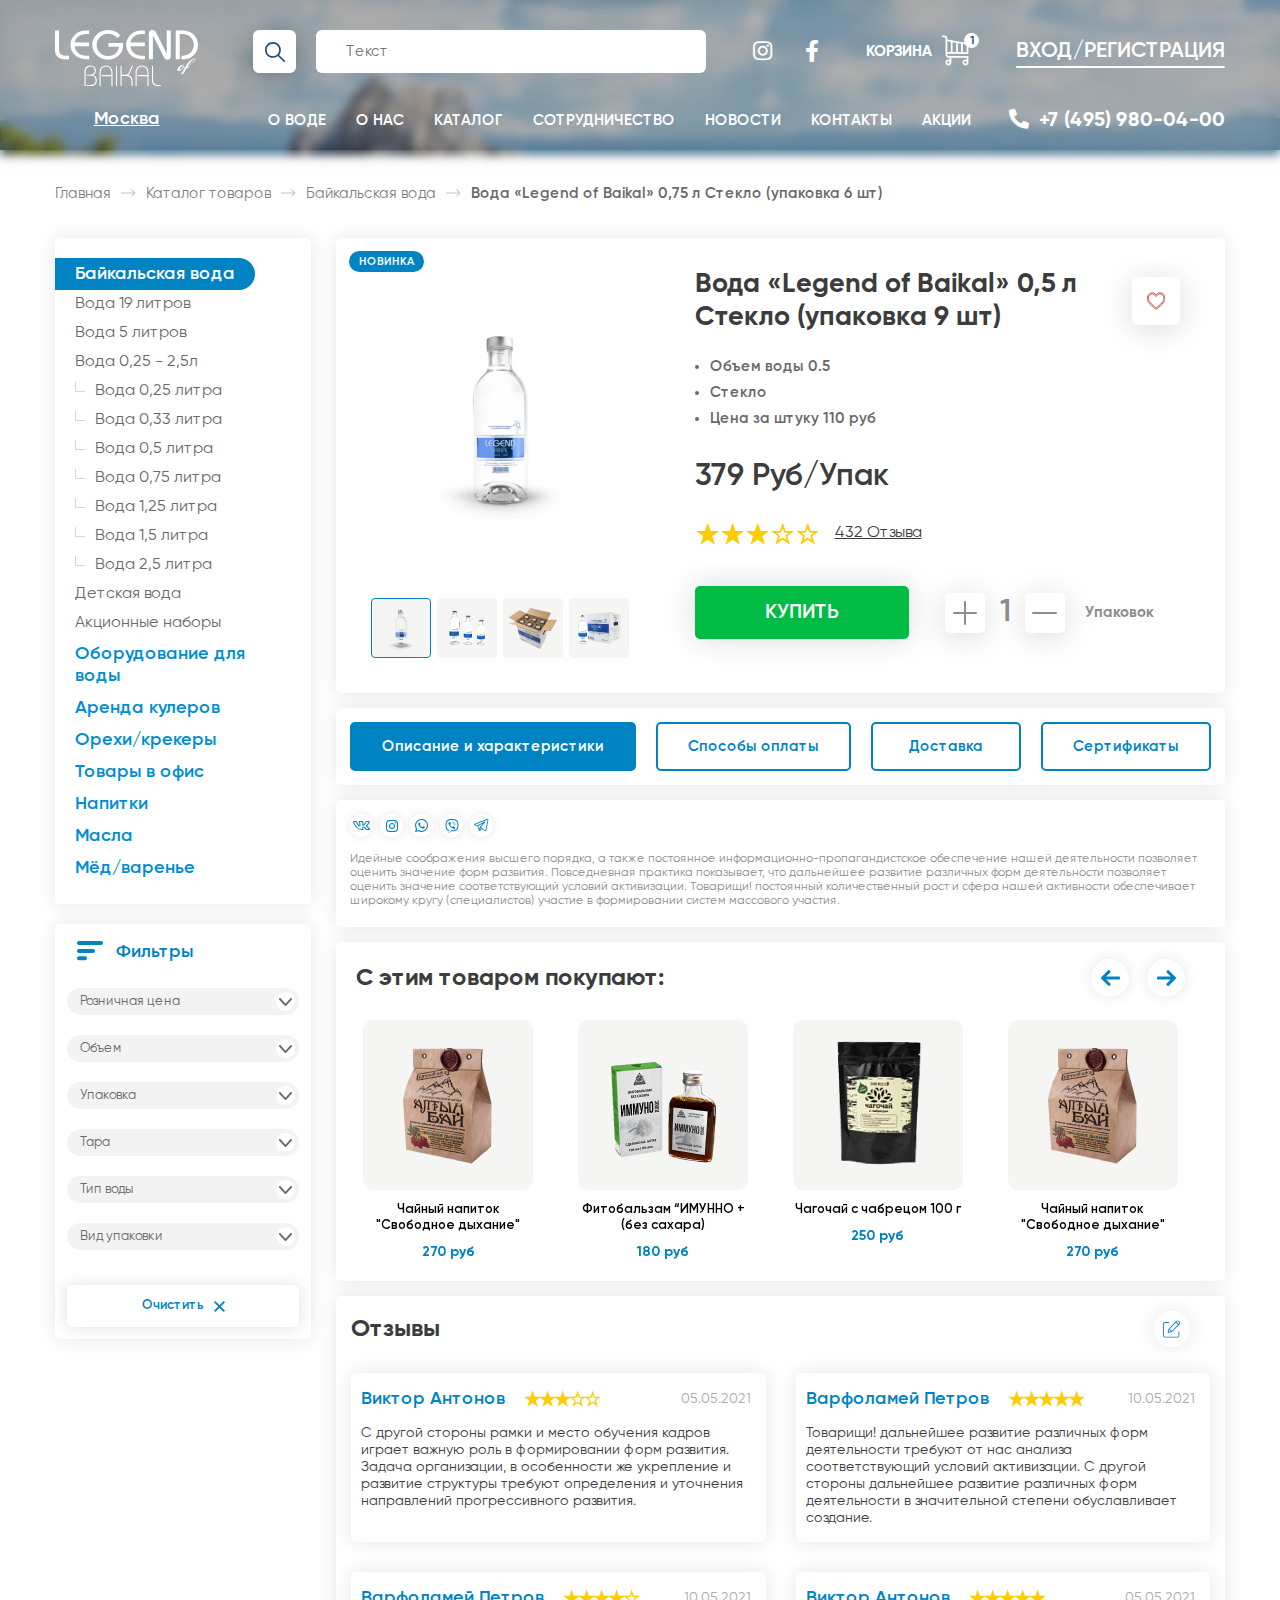
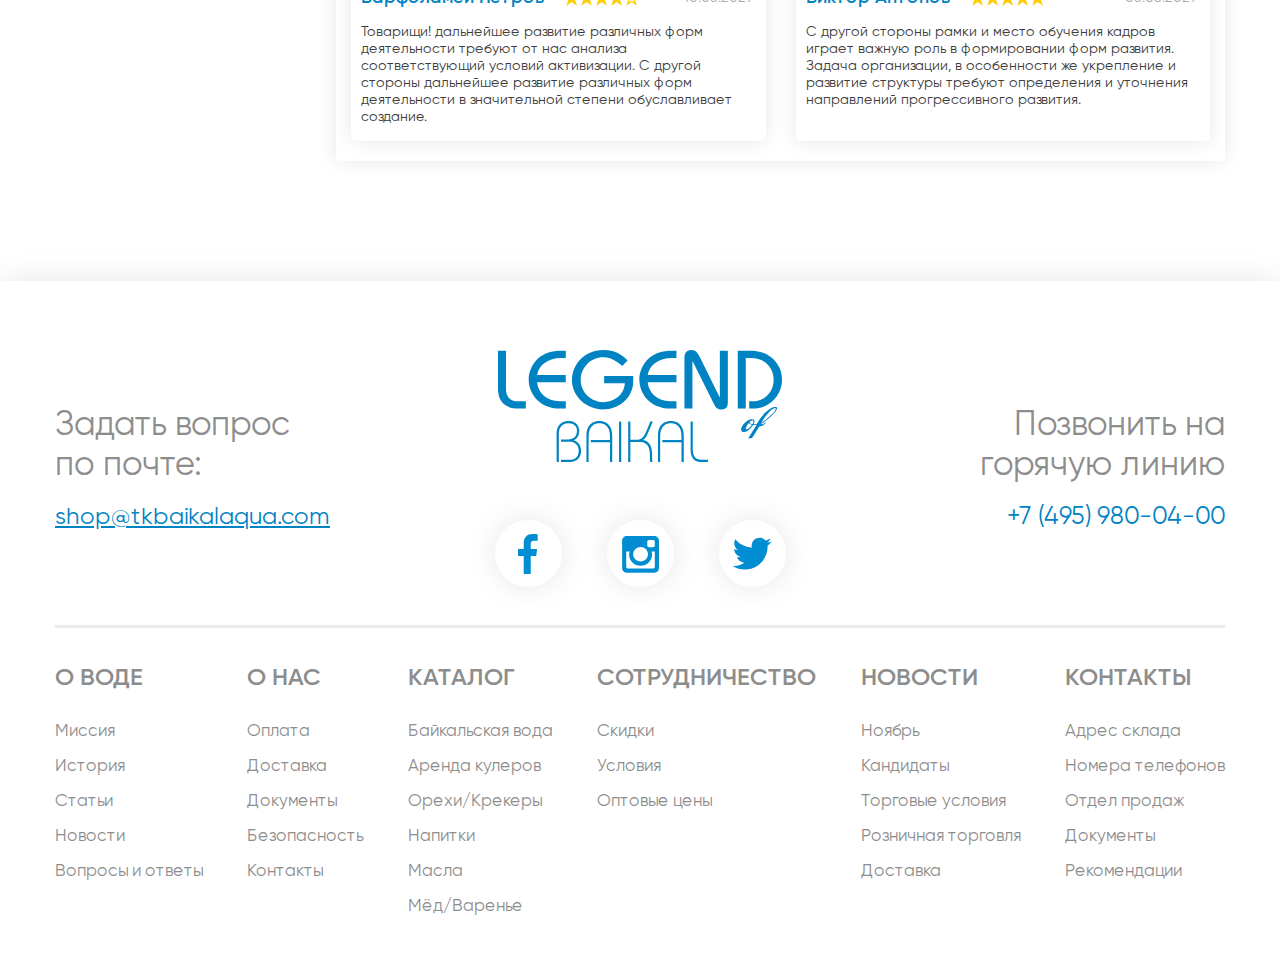
<file: product.html>
<!DOCTYPE html>
<html lang="en">

<head>
    <meta charset="utf-8">
    <meta name="viewport" content="width=device-width, initial-scale=1.0">
    <title>Legend of Baikal</title>
    <link rel="stylesheet" href="css/swiper-bundle.min.css">
    <link rel="stylesheet" href="css/all.min.css">
    <link rel="stylesheet" href="css/style.css">
</head>
<body>
<main class="page">
<header class="header">
    <div class="header__container container">
        <div class="header__main-row not-mobile">
            <div class="header__column">
                <a class="header__logo" href="index.html">
                    <img src="img/logo-white.svg" alt="logo">
                </a>
                <div class="city dropdown">
                    <button class="city__current">Москва</button>
                    <div class="dropdown__menu">
                        <ul class="dropdown__list">
                            <li class="dropdown__item"><a class="dropdown__item-label city__item" href="#">Москва</a></li>
                            <li class="dropdown__item"><a class="dropdown__item-label city__item" href="#">Санкт-Петербург</a></li>
                            <li class="dropdown__item"><a class="dropdown__item-label city__item" href="#">Казань</a></li>
                            <li class="dropdown__item"><a class="dropdown__item-label city__item" href="#">Новороссийск</a></li>
                        </ul>
                    </div>
                </div>
            </div>
            <div class="header__column header__large">
                <div class="header__row">
                    <form action="#" class="search">
                        <button class="search__submit" type="submit">
                            <svg width="20" height="20" viewBox="0 0 20 20" xmlns="http://www.w3.org/2000/svg">
                                <path d="M19.7558 18.5775L14.0683 12.89C15.17 11.5292 15.8333 9.8 15.8333 7.91668C15.8333 3.55168 12.2816 0 7.91664 0C3.55164 0 0 3.55164 0 7.91664C0 12.2816 3.55168 15.8333 7.91668 15.8333C9.8 15.8333 11.5292 15.17 12.89 14.0683L18.5775 19.7558C18.74 19.9183 18.9533 20 19.1667 20C19.38 20 19.5934 19.9183 19.7559 19.7558C20.0817 19.43 20.0817 18.9033 19.7558 18.5775ZM7.91668 14.1666C4.47 14.1666 1.66668 11.3633 1.66668 7.91664C1.66668 4.46996 4.47 1.66664 7.91668 1.66664C11.3634 1.66664 14.1667 4.46996 14.1667 7.91664C14.1667 11.3633 11.3633 14.1666 7.91668 14.1666Z" fill="#21487B"/>
                            </svg>
                        </button>
                        <div class="search__block">
                            <input class="search__text" type="text" name="search" placeholder="Текст" required>
                        </div>
                    </form>
                    <div class="header__social">
                        <a class="header__link" href="#"><i class="fab fa-instagram"></i></a>
                        <a class="header__link" href="#"><i class="fab fa-facebook-f"></i></a>
                    </div>
                    <a class="header__cart not-tablet" href="#">
                        <span class="header__cart-text">Корзина</span>
                        <div class="header__cart-item">
                            <svg class="header__cart-icon" width="28" height="31" viewBox="0 0 28 31" xmlns="http://www.w3.org/2000/svg">
                                <path d="M27.3919 19.1429V8.01918L5.47837 4.06258V2.69505C5.47837 1.20902 4.26942 0 2.78338 0H0V1.82612H2.78332C3.26243 1.82612 3.65225 2.21594 3.65225 2.69505V19.5566C3.65225 21.5032 5.23586 23.0868 7.18245 23.0868H7.9132V25.1678C7.54012 25.0043 7.12852 24.9129 6.69579 24.9129C5.01758 24.9129 3.65225 26.2782 3.65225 27.9564C3.65225 29.6346 5.01758 31 6.69579 31C8.2713 31 9.5709 29.7966 9.72405 28.2608H9.73933V23.0868H25.5657V25.1678C25.1927 25.0043 24.781 24.9129 24.3483 24.9129C22.6701 24.9129 21.3048 26.2782 21.3048 27.9564C21.3048 29.6346 22.6701 31 24.3483 31C25.9238 31 27.2234 29.7966 27.3766 28.2608H27.3919V21.2606H7.18245C6.24279 21.2606 5.47837 20.4962 5.47837 19.5566V18.8385L27.3919 19.1429ZM6.69579 29.1738C6.0245 29.1738 5.47837 28.6277 5.47837 27.9564C5.47837 27.2851 6.0245 26.739 6.69579 26.739C7.36707 26.739 7.9132 27.2851 7.9132 27.9564C7.9132 28.6277 7.36707 29.1738 6.69579 29.1738ZM24.3483 29.1738C23.677 29.1738 23.1309 28.6277 23.1309 27.9564C23.1309 27.2851 23.677 26.739 24.3483 26.739C25.0196 26.739 25.5657 27.2851 25.5657 27.9564C25.5657 28.6277 25.0196 29.1738 24.3483 29.1738ZM14.609 17.1391L10.9567 17.0884V6.90737L14.609 7.56679V17.1391ZM16.4351 7.89652L19.783 8.50103V17.211L16.4351 17.1645V7.89652ZM9.13062 17.063L5.47837 17.0123V5.91822L9.13062 6.57764V17.063ZM25.5657 17.2913L21.6091 17.2363V8.83071L25.5657 9.54509V17.2913Z" fill="white"/>
                            </svg>
                            <div class="header__cart-count">1</div>
                        </div>
                    </a>
                    <div class="account">
                        <a class="account__link" href="#">Вход/регистрация</a>
                    </div>
                </div>
                <div class="header__row">
                    <div class="header__left header__large">
                        <nav class="nav">
                            <ul class="nav__list">
                                <li class="nav__list-item"><a class="nav__link" href="#">О воде</a></li>
                                <li class="nav__list-item dropdown">
                                    <a class="nav__link" href="#">О нас</a>
                                    <div class="dropdown__menu">
                                        <ul class="dropdown__list">
                                            <li class="dropdown__item">
                                                <input class="dropdown__item-check" id="dropdown0" type="checkbox">
                                                <label class="dropdown__item-label" for="dropdown0">
                                                    Новости индустрии
                                                    <svg width="6" height="9" viewBox="0 0 6 9" fill="none" xmlns="http://www.w3.org/2000/svg">
                                                        <path d="M6 4.50001C6 4.66131 5.92797 4.82259 5.78422 4.94557L1.25832 8.81537C0.970413 9.06154 0.503627 9.06154 0.21584 8.81537C-0.0719468 8.5693 -0.0719468 8.17026 0.21584 7.92407L4.22061 4.50001L0.21598 1.07594C-0.0718072 0.829771 -0.0718073 0.430768 0.21598 0.184717C0.503767 -0.0615721 0.970553 -0.0615721 1.25846 0.184717L5.78436 4.05446C5.92814 4.1775 6 4.33878 6 4.50001Z" fill="#0083C3"/>
                                                    </svg>
                                                    </label>
                                                <ul class="dropdown__list">
                                                    <li class="dropdown__item"><a href="#" class="dropdown__link">Новость</a></li>
                                                    <li class="dropdown__item"><a href="#" class="dropdown__link">Новость</a></li>
                                                </ul>
                                            </li>
                                            <li class="dropdown__item">
                                                <input class="dropdown__item-check" id="dropdown1" type="checkbox">
                                                <label class="dropdown__item-label" for="dropdown1">
                                                    Статьи и обзоры
                                                    <svg width="6" height="9" viewBox="0 0 6 9" fill="none" xmlns="http://www.w3.org/2000/svg">
                                                        <path d="M6 4.50001C6 4.66131 5.92797 4.82259 5.78422 4.94557L1.25832 8.81537C0.970413 9.06154 0.503627 9.06154 0.21584 8.81537C-0.0719468 8.5693 -0.0719468 8.17026 0.21584 7.92407L4.22061 4.50001L0.21598 1.07594C-0.0718072 0.829771 -0.0718073 0.430768 0.21598 0.184717C0.503767 -0.0615721 0.970553 -0.0615721 1.25846 0.184717L5.78436 4.05446C5.92814 4.1775 6 4.33878 6 4.50001Z" fill="#0083C3"/>
                                                    </svg>
                                                </label>
                                                <ul class="dropdown__list">
                                                    <li class="dropdown__item"><a href="#" class="dropdown__link">Статья</a></li>
                                                    <li class="dropdown__item"><a href="#" class="dropdown__link">Обзор</a></li>
                                                </ul>
                                            </li>
                                        </ul>
                                    </div>
                                </li>
                                <li class="nav__list-item dropdown dropdown-catalog">
                                    <a class="nav__link" href="#">Каталог</a>
                                    <div class="dropdown__menu">
                                        <div class="dropdown__table">
                                            <div class="dropdown__cell">
                                                <a href="#" class="dropdown__cell-link">
                                                    <img src="img/icons/header-catalog/1.svg" alt="">
                                                    <span>Байкальская вода</span>
                                                </a>
                                            </div>
                                            <div class="dropdown__cell">
                                                <a href="#" class="dropdown__cell-link">
                                                    <img src="img/icons/header-catalog/2.svg" alt="">
                                                    <span>Доставка воды</span>
                                                </a>
                                            </div>
                                            <div class="dropdown__cell">
                                                <a href="#" class="dropdown__cell-link">
                                                    <img src="img/icons/header-catalog/3.svg" alt="">
                                                    <span>Аренда кулеров</span>
                                                </a>
                                            </div>
                                            <div class="dropdown__cell">
                                                <a href="#" class="dropdown__cell-link">
                                                    <img src="img/icons/header-catalog/4.svg" alt="">
                                                    <span>Мёд/варенье</span>
                                                </a>
                                            </div>
                                            <div class="dropdown__cell">
                                                <a href="#" class="dropdown__cell-link">
                                                    <img src="img/icons/header-catalog/5.svg" alt="">
                                                    <span>Напитки</span>
                                                </a>
                                            </div>
                                            <div class="dropdown__cell">
                                                <a href="#" class="dropdown__cell-link">
                                                    <img src="img/icons/header-catalog/6.svg" alt="">
                                                    <span>Масло</span>
                                                </a>
                                            </div>
                                            <div class="dropdown__cell">
                                                <a href="#" class="dropdown__cell-link">
                                                    <img src="img/icons/header-catalog/7.svg" alt="">
                                                    <span>Орехи/крекеры</span>
                                                </a>
                                            </div>
                                            <div class="dropdown__cell">
                                                <a href="#" class="dropdown__cell-link">
                                                    <img src="img/icons/header-catalog/8.svg" alt="">
                                                    <span>Вода упаковка</span>
                                                </a>
                                            </div>
                                            <div class="dropdown__cell">
                                                <a href="#" class="dropdown__cell-link">
                                                    <img src="img/icons/header-catalog/9.svg" alt="">
                                                    <span>Бытовая&nbsp;химия /гигиена</span>
                                                </a>
                                            </div>
                                            <div class="dropdown__cell">
                                                <a href="#" class="dropdown__cell-link">
                                                    <img src="img/icons/header-catalog/10.svg" alt="">
                                                    <span>Посуда</span>
                                                </a>
                                            </div>
                                            <div class="dropdown__cell">
                                                <a href="#" class="dropdown__cell-link">
                                                    <img src="img/icons/header-catalog/11.svg" alt="">
                                                    <span>Помпы</span>
                                                </a>
                                            </div>
                                        </div>
                                    </div>
                                </li>
                                <li class="nav__list-item"><a class="nav__link" href="#">Сотрудничество</a></li>
                                <li class="nav__list-item not-tablet"><a class="nav__link" href="#">Новости</a></li>
                                <li class="nav__list-item not-tablet"><a class="nav__link" href="#">Контакты</a></li>
                                <li class="nav__list-item not-tablet"><a class="nav__link" href="#">Акции</a></li>
                                <li class="nav__list-item tablet dropdown">
                                    <a class="nav__link" href="#">Ещё...</a>
                                    <div class="dropdown__menu">
                                        <ul class="dropdown__list">
                                            <li class="dropdown__item"><a class="dropdown__item-label" href="#">Новости</a></li>
                                            <li class="dropdown__item"><a class="dropdown__item-label" href="#">Контакты</a></li>
                                            <li class="dropdown__item"><a class="dropdown__item-label" href="#">Акции</a></li>
                                        </ul>
                                    </div>
                                </li>
                            </ul>
                        </nav>
                    </div>
                    <div class="header__right header__short not-tablet">
                        <a class="header__phone" href="tel:+74959800400"><i class="fas fa-phone-alt"></i><span>+7 (495) 980-04-00</span></a>
                    </div>
                    <a class="header__cart tablet not-mobile" href="#">
                        <div class="header__cart-item">
                            <svg class="header__cart-icon" width="28" height="31" viewBox="0 0 28 31" xmlns="http://www.w3.org/2000/svg">
                                <path d="M27.3919 19.1429V8.01918L5.47837 4.06258V2.69505C5.47837 1.20902 4.26942 0 2.78338 0H0V1.82612H2.78332C3.26243 1.82612 3.65225 2.21594 3.65225 2.69505V19.5566C3.65225 21.5032 5.23586 23.0868 7.18245 23.0868H7.9132V25.1678C7.54012 25.0043 7.12852 24.9129 6.69579 24.9129C5.01758 24.9129 3.65225 26.2782 3.65225 27.9564C3.65225 29.6346 5.01758 31 6.69579 31C8.2713 31 9.5709 29.7966 9.72405 28.2608H9.73933V23.0868H25.5657V25.1678C25.1927 25.0043 24.781 24.9129 24.3483 24.9129C22.6701 24.9129 21.3048 26.2782 21.3048 27.9564C21.3048 29.6346 22.6701 31 24.3483 31C25.9238 31 27.2234 29.7966 27.3766 28.2608H27.3919V21.2606H7.18245C6.24279 21.2606 5.47837 20.4962 5.47837 19.5566V18.8385L27.3919 19.1429ZM6.69579 29.1738C6.0245 29.1738 5.47837 28.6277 5.47837 27.9564C5.47837 27.2851 6.0245 26.739 6.69579 26.739C7.36707 26.739 7.9132 27.2851 7.9132 27.9564C7.9132 28.6277 7.36707 29.1738 6.69579 29.1738ZM24.3483 29.1738C23.677 29.1738 23.1309 28.6277 23.1309 27.9564C23.1309 27.2851 23.677 26.739 24.3483 26.739C25.0196 26.739 25.5657 27.2851 25.5657 27.9564C25.5657 28.6277 25.0196 29.1738 24.3483 29.1738ZM14.609 17.1391L10.9567 17.0884V6.90737L14.609 7.56679V17.1391ZM16.4351 7.89652L19.783 8.50103V17.211L16.4351 17.1645V7.89652ZM9.13062 17.063L5.47837 17.0123V5.91822L9.13062 6.57764V17.063ZM25.5657 17.2913L21.6091 17.2363V8.83071L25.5657 9.54509V17.2913Z" fill="white"/>
                            </svg>                                    
                            <div class="header__cart-count">1</div>
                        </div>
                    </a>
                </div>
            </div>
        </div>
        <div class="header__main-row mobile">
            <div class="header__column">
                <a class="header__logo" href="index.html">
                    <img src="img/logo-white.svg" alt="logo">
                </a>
            </div>
            <div class="header__column">
                <div class="city dropdown">
                    <button class="city__current">Москва</button>
                    <div class="dropdown__menu">
                        <ul class="dropdown__list">
                            <li class="dropdown__item"><a class="dropdown__item-label city__item" href="#">Москва</a></li>
                            <li class="dropdown__item"><a class="dropdown__item-label city__item" href="#">Санкт-Петербург</a></li>
                            <li class="dropdown__item"><a class="dropdown__item-label city__item" href="#">Казань</a></li>
                            <li class="dropdown__item"><a class="dropdown__item-label city__item" href="#">Новороссийск</a></li>
                        </ul>
                    </div>
                </div>
                <a class="header__phone" href="tel:+74959800400"><span>+7 (495) 980-04-00</span></a>
            </div>
            <div class="header__column">
                <div class="header__row">
                    <a class="header__cart mobile" href="#">
                        <div class="header__cart-item">
                            <svg class="header__cart-icon" width="28" height="31" viewBox="0 0 28 31" xmlns="http://www.w3.org/2000/svg">
                                <path d="M27.3919 19.1429V8.01918L5.47837 4.06258V2.69505C5.47837 1.20902 4.26942 0 2.78338 0H0V1.82612H2.78332C3.26243 1.82612 3.65225 2.21594 3.65225 2.69505V19.5566C3.65225 21.5032 5.23586 23.0868 7.18245 23.0868H7.9132V25.1678C7.54012 25.0043 7.12852 24.9129 6.69579 24.9129C5.01758 24.9129 3.65225 26.2782 3.65225 27.9564C3.65225 29.6346 5.01758 31 6.69579 31C8.2713 31 9.5709 29.7966 9.72405 28.2608H9.73933V23.0868H25.5657V25.1678C25.1927 25.0043 24.781 24.9129 24.3483 24.9129C22.6701 24.9129 21.3048 26.2782 21.3048 27.9564C21.3048 29.6346 22.6701 31 24.3483 31C25.9238 31 27.2234 29.7966 27.3766 28.2608H27.3919V21.2606H7.18245C6.24279 21.2606 5.47837 20.4962 5.47837 19.5566V18.8385L27.3919 19.1429ZM6.69579 29.1738C6.0245 29.1738 5.47837 28.6277 5.47837 27.9564C5.47837 27.2851 6.0245 26.739 6.69579 26.739C7.36707 26.739 7.9132 27.2851 7.9132 27.9564C7.9132 28.6277 7.36707 29.1738 6.69579 29.1738ZM24.3483 29.1738C23.677 29.1738 23.1309 28.6277 23.1309 27.9564C23.1309 27.2851 23.677 26.739 24.3483 26.739C25.0196 26.739 25.5657 27.2851 25.5657 27.9564C25.5657 28.6277 25.0196 29.1738 24.3483 29.1738ZM14.609 17.1391L10.9567 17.0884V6.90737L14.609 7.56679V17.1391ZM16.4351 7.89652L19.783 8.50103V17.211L16.4351 17.1645V7.89652ZM9.13062 17.063L5.47837 17.0123V5.91822L9.13062 6.57764V17.063ZM25.5657 17.2913L21.6091 17.2363V8.83071L25.5657 9.54509V17.2913Z" fill="white"/>
                            </svg>
                            <div class="header__cart-count header__cart-count_invert">1</div>
                        </div>
                    </a>
                    <button class="header__burger _burger-opener">
                        <span></span>
                    </button>
                </div>
            </div>
        </div>
    </div>
</header>

<div class="burger mobile">
    <button class="burger__close _burger-closer">
        <svg width="21" height="21" viewBox="0 0 21 21" fill="none" xmlns="http://www.w3.org/2000/svg">
            <rect width="27.2817" height="1.94869" rx="0.974345" transform="matrix(0.695598 0.718431 -0.695598 0.718431 1.35547 0)" fill="white"/>
            <rect width="27.2817" height="1.94869" rx="0.974345" transform="matrix(-0.695598 0.718431 0.695598 0.718431 19.6445 0)" fill="white"/>
        </svg>
    </button>
    <div class="burger__social">
        <a href="#"><i class="fab fa-instagram"></i></a>
        <a href="#"><i class="fab fa-facebook-f"></i></a>
    </div>
    <div class="burger__main">
        <div class="burger__column">
            <a class="burger__logo" href="index.html">
                <img src="img/logo-white.svg" alt="logo">
            </a>
            <div class="city dropdown">
                <button class="city__current">Москва</button>
                <div class="dropdown__menu">
                    <ul class="dropdown__list">
                        <li class="dropdown__item"><a class="dropdown__item-label city__item" href="#">Москва</a></li>
                        <li class="dropdown__item"><a class="dropdown__item-label city__item" href="#">Санкт-Петербург</a></li>
                        <li class="dropdown__item"><a class="dropdown__item-label city__item" href="#">Казань</a></li>
                        <li class="dropdown__item"><a class="dropdown__item-label city__item" href="#">Новороссийск</a></li>
                    </ul>
                </div>
            </div>

        </div>
        <div class="burger__row">
            <a class="burger__phone" href="tel:+74959800400"><i class="fas fa-phone-alt"></i><span>+7 (495) 980-04-00</span></a>
            <div class="account">
                <a class="account__link" href="#">Вход/регистрация</a>
            </div>
        </div>

        <form action="#" class="search">
            <div class="search__block">
                <input class="search__text" type="text" name="search" placeholder="Текст" required>
            </div>
            <button class="search__submit" type="submit">
                <svg width="20" height="20" viewBox="0 0 20 20" xmlns="http://www.w3.org/2000/svg">
                    <path d="M19.7558 18.5775L14.0683 12.89C15.17 11.5292 15.8333 9.8 15.8333 7.91668C15.8333 3.55168 12.2816 0 7.91664 0C3.55164 0 0 3.55164 0 7.91664C0 12.2816 3.55168 15.8333 7.91668 15.8333C9.8 15.8333 11.5292 15.17 12.89 14.0683L18.5775 19.7558C18.74 19.9183 18.9533 20 19.1667 20C19.38 20 19.5934 19.9183 19.7559 19.7558C20.0817 19.43 20.0817 18.9033 19.7558 18.5775ZM7.91668 14.1666C4.47 14.1666 1.66668 11.3633 1.66668 7.91664C1.66668 4.46996 4.47 1.66664 7.91668 1.66664C11.3634 1.66664 14.1667 4.46996 14.1667 7.91664C14.1667 11.3633 11.3633 14.1666 7.91668 14.1666Z" fill="#21487B"/>
                </svg>
            </button>
        </form>

        <div class="burger__lists">
            <ul class="burger__list">
                <li class="burger__item"><a class="burger__link" href="#">О воде</a></li>
                <li class="burger__item burger__dropdown">
                    <input type="checkbox" id="burgerDropdowncheck0" name="burgerDropdowncheck0">
                    <label for="burgerDropdowncheck0">
                        <span>Каталог</span>
                        <svg width="18" height="11" viewBox="0 0 18 11" fill="none" xmlns="http://www.w3.org/2000/svg">
                            <path d="M9.00003 -7.86802e-07C9.32263 -7.586e-07 9.64518 0.132051 9.89114 0.3956L17.6307 8.69309C18.1231 9.22091 18.1231 10.0767 17.6307 10.6043C17.1386 11.1319 16.3405 11.1319 15.8481 10.6043L9.00003 3.26222L2.15188 10.604C1.65954 11.1316 0.861536 11.1316 0.369434 10.604C-0.123144 10.0764 -0.123144 9.22065 0.369435 8.69283L8.10893 0.395343C8.355 0.131751 8.67755 -8.14994e-07 9.00003 -7.86802e-07Z" fill="white"/>
                        </svg>
                    </label>
                    <ul class="burger__dropdown-list">
                        <li class="burger__dropdown-item"><a class="burger__dropdown-link" href="">Байкальская вода</a></li>
                        <li class="burger__dropdown-item"><a class="burger__dropdown-link" href="">Оборудование для воды</a></li>
                        <li class="burger__dropdown-item"><a class="burger__dropdown-link" href="">Аренда кулеров</a></li>
                        <li class="burger__dropdown-item"><a class="burger__dropdown-link" href="">Орехи/Крекеры</a></li>
                        <li class="burger__dropdown-item"><a class="burger__dropdown-link" href="">Товары в офис</a></li>
                        <li class="burger__dropdown-item"><a class="burger__dropdown-link" href="">Напитки</a></li>
                        <li class="burger__dropdown-item"><a class="burger__dropdown-link" href="">Масла</a></li>
                        <li class="burger__dropdown-item"><a class="burger__dropdown-link" href="">Мёд/Варенье</a></li>
                    </ul>
                </li>
                <li class="burger__item"><a class="burger__link" href="#">Сотрудничество</a></li>
                <li class="burger__item"><a class="burger__link" href="#">Акции</a></li>
            </ul>
            <ul class="burger__list">
                <li class="burger__item"><a class="burger__link" href="#">О нас</a></li>
                <li class="burger__item"><a class="burger__link" href="#">Новости</a></li>
                <li class="burger__item"><a class="burger__link" href="#">Контакты</a></li>
                <li class="burger__item"><a class="burger__link" href="#"><span>Корзина</span><div class="header__cart-count">1</div></a></li>
            </ul>
        </div>
    </div>
</div>    <div class="content">
        <section class="breadcrumbs">
            <div class="container">
                <div class="breadcrumbs__items">
                    <div class="breadcrumbs__item">
                        <a class="breadcrumbs__link" href="#">Главная</a>
                    </div>
                    <div class="breadcrumbs__item">
                        <a class="breadcrumbs__link" href="#">Каталог товаров</a>
                    </div>
                    <div class="breadcrumbs__item dropdown">
                        <a class="breadcrumbs__link" href="#">Байкальская вода</a>
                        <div class="dropdown__menu">
                            <ul class="dropdown__list">
                                <li class="dropdown__item"><a class="breadcrumbs__link" href="#">Вода «Legend of Baikal» 0,75 л Стекло (упаковка 6 шт)</a></li>
                            </ul>
                        </div>
                    </div>
                    <div class="breadcrumbs__item not-mobile">
                        <a class="breadcrumbs__link" href="#">Вода «Legend of Baikal» 0,75 л Стекло (упаковка 6 шт)</a>
                    </div>
                </div>
            </div>
        </section>
        <section class="catalog-main container">
            <section class="catalog-main__left">
                <div class="catalog-categories">
                    <div class="catalog-categories__list">
                        <a class="catalog-categories__list-name active" href="#">Байкальская вода</a>
                        <div class="catalog-categories__list">
                            <a class="catalog-categories__list-name" href="#">Вода 19 литров</a>
                            <a class="catalog-categories__list-name" href="#">Вода 5 литров</a>
                            <a class="catalog-categories__list-name" href="#">Вода 0,25 - 2,5л</a>
                            <div class="catalog-categories__list">
                                <a class="catalog-categories__list-name" href="#">Вода 0,25 литра</a>
                                <a class="catalog-categories__list-name" href="#">Вода 0,33 литра</a>
                                <a class="catalog-categories__list-name" href="#">Вода 0,5 литра</a>
                                <a class="catalog-categories__list-name" href="#">Вода 0,75 литра</a>
                                <a class="catalog-categories__list-name" href="#">Вода 1,25 литра</a>
                                <a class="catalog-categories__list-name" href="#">Вода 1,5 литра</a>
                                <a class="catalog-categories__list-name" href="#">Вода 2,5 литра</a>
                            </div>
                            <a class="catalog-categories__list-name" href="#">Детская вода</a>
                            <a class="catalog-categories__list-name" href="#">Акционные наборы</a>
                        </div>
                        <a class="catalog-categories__list-name" href="#">Оборудование для воды</a>
                        <a class="catalog-categories__list-name" href="#">Аренда кулеров</a>
                        <a class="catalog-categories__list-name" href="#">Орехи/крекеры</a>
                        <a class="catalog-categories__list-name" href="#">Товары в офис</a>
                        <a class="catalog-categories__list-name" href="#">Напитки</a>
                        <a class="catalog-categories__list-name" href="#">Масла</a>
                        <a class="catalog-categories__list-name" href="#">Мёд/варенье</a>
                    </div>
                </div>
                <form class="catalog-filters" action="#">
                    <div class="catalog-filters__top">
                        <div class="catalog-filters__icon not-mobile">
                            <svg width="26" height="20" viewBox="0 0 26 20" fill="none" xmlns="http://www.w3.org/2000/svg">
                                <rect width="26" height="4" rx="2" fill="#0083C3"/>
                                <rect y="8.00073" width="18" height="4" rx="2" fill="#0083C3"/>
                                <rect y="15.3337" width="10" height="4" rx="2" fill="#0083C3"/>
                            </svg>
                        </div>
                        <div class="catalog-filters__icon mobile">
                            <svg width="29" height="29" viewBox="0 0 29 29" fill="none" xmlns="http://www.w3.org/2000/svg">
                                <rect x="0.5" y="0.5" width="27.2857" height="27.2857" rx="4.5" stroke="#008DD2"/>
                                <path d="M5.73238 5H21.2678C21.5418 4.9995 21.793 5.14883 21.9183 5.38665C22.0452 5.62768 22.0229 5.91792 21.8607 6.13804L16.1692 13.9601C16.1673 13.9628 16.1652 13.9653 16.1633 13.968C15.9565 14.2404 15.8447 14.5702 15.8441 14.9093V21.2865C15.8453 21.4755 15.7692 21.6568 15.6328 21.7908C15.4963 21.9248 15.3107 22 15.1172 22C15.0188 22 14.9215 21.9808 14.8306 21.944L11.6324 20.7543C11.3458 20.669 11.1556 20.4052 11.1556 20.0875V14.9093C11.1551 14.5704 11.0431 14.2404 10.8365 13.968C10.8346 13.9653 10.8325 13.9628 10.8306 13.9601L5.13928 6.13771C4.97705 5.91775 4.95477 5.62768 5.08175 5.38665C5.207 5.14883 5.4582 4.9995 5.73238 5ZM11.5497 13.4568C11.8676 13.8776 12.0395 14.3865 12.0405 14.9093V19.9826L14.9595 21.0684V14.9093C14.9605 14.3865 15.1324 13.8776 15.4505 13.4568L20.976 5.86297H6.024L11.5497 13.4568Z" fill="#008DD2"/>
                            </svg>
                        </div>
                        <p class="catalog-filters__title">Фильтры</p>
                    </div>
                    <div class="catalog-filters__item">
                        <div class="catalog-filters__item-title">
                            <span>Розничная цена</span>
                            <div>
                                <svg width="13" height="8" viewBox="0 0 13 8" fill="none" xmlns="http://www.w3.org/2000/svg">
                                    <path d="M6.49998 8C6.26699 8 6.03403 7.90396 5.8564 7.71229L0.266684 1.67776C-0.0888948 1.29388 -0.0888948 0.671503 0.266684 0.287787C0.62212 -0.095929 1.19852 -0.095929 1.55412 0.287787L6.49998 5.62748L11.4459 0.287973C11.8014 -0.0957425 12.3778 -0.0957425 12.7332 0.287973C13.0889 0.67169 13.0889 1.29407 12.7332 1.67794L7.14355 7.71248C6.96584 7.90418 6.73288 8 6.49998 8Z" fill="#696969"/>
                                </svg>
                            </div>
                        </div>
                        <div class="catalog-filters__item-info">
                            <div class="range">
                                <div class="range__block">
                                    <div class="range__min"></div>
                                    <div class="range__max"></div>
                                    <div class="range__center"></div>
                                </div>
                                <div class="range__inputs">
                                    <div class="range__left">
                                        <span class="range__content">От</span>
                                        <span class="range__curr range__curr-min">0</span>
                                        <input class="range__curr-min" type="number" name="priceMin" value="0" data-min="0">
                                    </div>
                                    <div class="range__right">
                                        <span class="range__content">До</span>
                                        <span class="range__curr range__curr-max">9000</span>
                                        <input class="range__curr-max" type="number" name="priceMax" value="9000" data-max="9000">
                                    </div>
                                </div>
                            </div>
                        </div>
                    </div>
                    <div class="catalog-filters__item">
                        <div class="catalog-filters__item-title">
                            <span>Объем</span>
                            <div>
                                <svg width="13" height="8" viewBox="0 0 13 8" fill="none" xmlns="http://www.w3.org/2000/svg">
                                    <path d="M6.49998 8C6.26699 8 6.03403 7.90396 5.8564 7.71229L0.266684 1.67776C-0.0888948 1.29388 -0.0888948 0.671503 0.266684 0.287787C0.62212 -0.095929 1.19852 -0.095929 1.55412 0.287787L6.49998 5.62748L11.4459 0.287973C11.8014 -0.0957425 12.3778 -0.0957425 12.7332 0.287973C13.0889 0.67169 13.0889 1.29407 12.7332 1.67794L7.14355 7.71248C6.96584 7.90418 6.73288 8 6.49998 8Z" fill="#696969"/>
                                </svg>
                            </div>
                        </div>
                        <div class="catalog-filters__item-info">
                            <div class="catalog-filters__checks">
                                <input id="volume33" type="checkbox" name="volume33">
                                <label class="catalog-filters__check catalog-filters__check-25" for="volume33">0.33 л</label>
                                <input id="volume50" type="checkbox" name="volume50">
                                <label class="catalog-filters__check catalog-filters__check-25" for="volume50">0.5 л</label>
                                <input id="volume75" type="checkbox" name="volume75">
                                <label class="catalog-filters__check catalog-filters__check-25" for="volume75">0.75 л</label>
                                <input id="volume150" type="checkbox" name="volume150">
                                <label class="catalog-filters__check catalog-filters__check-25" for="volume150">1.5 л</label>
                                <input id="volume1130" type="checkbox" name="volume1130">
                                <label class="catalog-filters__check catalog-filters__check-25" for="volume1130">11.3 л</label>
                                <input id="volume1890" type="checkbox" name="volume1890">
                                <label class="catalog-filters__check catalog-filters__check-25" for="volume1890">18.9 л</label>
                                <input id="volume490" type="checkbox" name="volume490">
                                <label class="catalog-filters__check catalog-filters__check-25" for="volume490">4.9 л</label>
                            </div>
                        </div>
                    </div>
                    <div class="catalog-filters__item">
                        <div class="catalog-filters__item-title">
                            <span>Упаковка</span>
                            <div>
                                <svg width="13" height="8" viewBox="0 0 13 8" fill="none" xmlns="http://www.w3.org/2000/svg">
                                    <path d="M6.49998 8C6.26699 8 6.03403 7.90396 5.8564 7.71229L0.266684 1.67776C-0.0888948 1.29388 -0.0888948 0.671503 0.266684 0.287787C0.62212 -0.095929 1.19852 -0.095929 1.55412 0.287787L6.49998 5.62748L11.4459 0.287973C11.8014 -0.0957425 12.3778 -0.0957425 12.7332 0.287973C13.0889 0.67169 13.0889 1.29407 12.7332 1.67794L7.14355 7.71248C6.96584 7.90418 6.73288 8 6.49998 8Z" fill="#696969"/>
                                </svg>
                            </div>
                        </div>
                        <div class="catalog-filters__item-info">
                            <div class="catalog-filters__checks">
                                <input id="packaging1" type="checkbox" name="packaging1">
                                <label class="catalog-filters__check catalog-filters__check-50" for="packaging1">1 бутылка</label>
                                <input id="packaging12jars" type="checkbox" name="packaging12jars">
                                <label class="catalog-filters__check catalog-filters__check-50" for="packaging12jars">12 банок</label>
                                <input id="packaging12" type="checkbox" name="packaging12">
                                <label class="catalog-filters__check catalog-filters__check-50" for="packaging12">12 бутылок</label>
                                <input id="packaging2" type="checkbox" name="packaging2">
                                <label class="catalog-filters__check catalog-filters__check-50" for="packaging2">2 бутылки</label>
                                <input id="packaging6" type="checkbox" name="packaging6">
                                <label class="catalog-filters__check catalog-filters__check-50" for="packaging6">6 бутылок</label>
                                <input id="packaging9" type="checkbox" name="packaging9">
                                <label class="catalog-filters__check catalog-filters__check-50" for="packaging9">9 бутылок</label>
                            </div>
                        </div>
                    </div>
                    <div class="catalog-filters__item">
                        <div class="catalog-filters__item-title">
                            <span>Тара</span>
                            <div>
                                <svg width="13" height="8" viewBox="0 0 13 8" fill="none" xmlns="http://www.w3.org/2000/svg">
                                    <path d="M6.49998 8C6.26699 8 6.03403 7.90396 5.8564 7.71229L0.266684 1.67776C-0.0888948 1.29388 -0.0888948 0.671503 0.266684 0.287787C0.62212 -0.095929 1.19852 -0.095929 1.55412 0.287787L6.49998 5.62748L11.4459 0.287973C11.8014 -0.0957425 12.3778 -0.0957425 12.7332 0.287973C13.0889 0.67169 13.0889 1.29407 12.7332 1.67794L7.14355 7.71248C6.96584 7.90418 6.73288 8 6.49998 8Z" fill="#696969"/>
                                </svg>
                            </div>
                        </div>
                        <div class="catalog-filters__item-info">
                            <div class="catalog-filters__checks">
                                <input id="containerAluminumСan" type="checkbox" name="containerAluminumСan">
                                <label class="catalog-filters__check catalog-filters__check-65" for="containerAluminumСan">Алюминиевая банка</label>
                                <input id="containerPAT" type="checkbox" name="containerPAT">
                                <label class="catalog-filters__check catalog-filters__check-30" for="containerPAT">ПЭТ</label>
                                <input id="containerGlass" type="checkbox" name="containerGlass">
                                <label class="catalog-filters__check catalog-filters__check-100" for="containerGlass">Стекло</label>
                            </div>
                        </div>
                    </div>
                    <div class="catalog-filters__item">
                        <div class="catalog-filters__item-title">
                            <span>Тип воды</span>
                            <div>
                                <svg width="13" height="8" viewBox="0 0 13 8" fill="none" xmlns="http://www.w3.org/2000/svg">
                                    <path d="M6.49998 8C6.26699 8 6.03403 7.90396 5.8564 7.71229L0.266684 1.67776C-0.0888948 1.29388 -0.0888948 0.671503 0.266684 0.287787C0.62212 -0.095929 1.19852 -0.095929 1.55412 0.287787L6.49998 5.62748L11.4459 0.287973C11.8014 -0.0957425 12.3778 -0.0957425 12.7332 0.287973C13.0889 0.67169 13.0889 1.29407 12.7332 1.67794L7.14355 7.71248C6.96584 7.90418 6.73288 8 6.49998 8Z" fill="#696969"/>
                                </svg>
                            </div>
                        </div>
                        <div class="catalog-filters__item-info">
                            <div class="catalog-filters__checks">
                                <input id="typeOfWaterWithoutGas" type="checkbox" name="typeOfWaterWithoutGas">
                                <label class="catalog-filters__check catalog-filters__check-50" for="typeOfWaterWithoutGas">Без газа</label>
                                <input id="typeOfWaterWithGas" type="checkbox" name="typeOfWaterWithGas">
                                <label class="catalog-filters__check catalog-filters__check-50" for="typeOfWaterWithGas">С газом</label>
                            </div>
                        </div>
                    </div>
                    <div class="catalog-filters__item">
                        <div class="catalog-filters__item-title">
                            <span>Вид упаковки</span>
                            <div>
                                <svg width="13" height="8" viewBox="0 0 13 8" fill="none" xmlns="http://www.w3.org/2000/svg">
                                    <path d="M6.49998 8C6.26699 8 6.03403 7.90396 5.8564 7.71229L0.266684 1.67776C-0.0888948 1.29388 -0.0888948 0.671503 0.266684 0.287787C0.62212 -0.095929 1.19852 -0.095929 1.55412 0.287787L6.49998 5.62748L11.4459 0.287973C11.8014 -0.0957425 12.3778 -0.0957425 12.7332 0.287973C13.0889 0.67169 13.0889 1.29407 12.7332 1.67794L7.14355 7.71248C6.96584 7.90418 6.73288 8 6.49998 8Z" fill="#696969"/>
                                </svg>
                            </div>
                        </div>
                        <div class="catalog-filters__item-info">
                            <div class="catalog-filters__checks">
                                <input id="TypeOfPackagingPackage" type="checkbox" name="TypeOfPackagingPackage">
                                <label class="catalog-filters__check catalog-filters__check-50" for="TypeOfPackagingPackage">Упаковка</label>
                                <input id="TypeOfPackagingThing" type="checkbox" name="TypeOfPackagingThing">
                                <label class="catalog-filters__check catalog-filters__check-50" for="TypeOfPackagingThing">Штука</label>
                            </div>
                        </div>
                    </div>
                    <button class="catalog-filters__clear" type="reset">
                        <span>Очистить</span>
                        <svg width="11" height="11" viewBox="0 0 11 11" fill="none" xmlns="http://www.w3.org/2000/svg">
                            <path d="M11 1.29622L9.70378 0L5.49999 4.20377L1.29622 0L0 1.29622L4.20377 5.49999L0 9.70378L1.29622 11L5.49999 6.79623L9.70376 11L11 9.70378L6.79623 5.49999L11 1.29622Z" fill="#0083C3"/>
                        </svg>
                    </button>
                </form>
            </section>
            <section class="catalog-main__right">

                <div class="product-main">
                    <div class="product-main__desc product-main__desc_new">НОВИНКА</div>
                    <div class="product-main__left">
                        <div class="product-main__image-big">
                            <img src="img/product-page/item-id/1.png" alt="">
                        </div>
                        <div class="product-main__images">
                            <div class="product-main__image active">
                                <img src="img/product-page/item-id/1.png" alt="">
                            </div>
                            <div class="product-main__image">
                                <img src="img/product-page/item-id/2.png" alt="">
                            </div>
                            <div class="product-main__image">
                                <img src="img/product-page/item-id/3.png" alt="">
                            </div>
                            <div class="product-main__image">
                                <img src="img/product-page/item-id/4.png" alt="">
                            </div>
                        </div>
                    </div>
                    <div class="product-main__right">
                        <div class="product-main__top">
                            <h3 class="product-main__title">Вода «Legend of Baikal» 0,5 л Стекло (упаковка 9 шт)</h3>
                            <a href="#" class="product-main__add-to-favorites">
                                <svg width="18" height="18" viewBox="0 0 18 18" xmlns="http://www.w3.org/2000/svg">
                                    <path d="M9.14091 17.273C8.89155 17.273 8.65113 17.1778 8.46377 17.0049C7.75616 16.3529 7.07393 15.7402 6.47203 15.1997L6.46896 15.1969C4.70427 13.6122 3.18039 12.2437 2.12011 10.8956C0.934871 9.38857 0.382812 7.95965 0.382812 6.39865C0.382812 4.88201 0.876338 3.48281 1.77238 2.45861C2.67911 1.42231 3.92328 0.851562 5.2761 0.851562C6.28721 0.851562 7.21319 1.18841 8.02824 1.85266C8.43958 2.18796 8.81243 2.59831 9.14091 3.07696C9.46953 2.59831 9.84225 2.18796 10.2537 1.85266C11.0688 1.18841 11.9948 0.851562 13.0059 0.851562C14.3585 0.851562 15.6028 1.42231 16.5096 2.45861C17.4056 3.48281 17.899 4.88201 17.899 6.39865C17.899 7.95965 17.3471 9.38857 16.1619 10.8955C15.1016 12.2437 13.5778 13.6121 11.8134 15.1966C11.2104 15.7379 10.5271 16.3516 9.81792 17.0052C9.6307 17.1778 9.39015 17.273 9.14091 17.273ZM5.2761 1.93279C4.21328 1.93279 3.23692 2.37975 2.52663 3.19145C1.80579 4.01539 1.40875 5.15435 1.40875 6.39865C1.40875 7.71153 1.87181 8.88569 2.91004 10.2058C3.91353 11.4817 5.40613 12.8221 7.13434 14.3741L7.13755 14.3769C7.74172 14.9195 8.42662 15.5346 9.13944 16.1914C9.85655 15.5333 10.5425 14.9172 11.1479 14.3738C12.876 12.8218 14.3684 11.4817 15.3719 10.2058C16.41 8.88569 16.8731 7.71153 16.8731 6.39865C16.8731 5.15435 16.476 4.01539 15.7552 3.19145C15.045 2.37975 14.0685 1.93279 13.0059 1.93279C12.2273 1.93279 11.5125 2.19359 10.8813 2.70787C10.3188 3.16638 9.92697 3.746 9.69725 4.15157C9.57911 4.36012 9.37117 4.48461 9.14091 4.48461C8.91066 4.48461 8.70271 4.36012 8.58458 4.15157C8.35499 3.746 7.96316 3.16638 7.40055 2.70787C6.76937 2.19359 6.05454 1.93279 5.2761 1.93279Z" fill="#C4C4C4"/>
                                </svg>
                            </a>
                        </div>
                        <div class="product-main__info">
                            <ul class="product-main__list">
                                <li>Объем воды 0.5</li>
                                <li>Стекло</li>
                                <li>Цена за штуку 110 руб</li>
                            </ul>
                            <div class="product-main__row">
                                <p class="product-main__price">379 Руб/Упак</p>
                                <div class="product-main__rating">
                                    <div class="product-main__stars">
                                        <button class="product-main__star" data-rating="5">
                                            <svg width="21" height="20" viewBox="0 0 21 20" fill="none" xmlns="http://www.w3.org/2000/svg">
                                                <path d="M8.91712 6.57874L10.6687 1.18803L12.4202 6.57874C12.656 7.30437 13.3322 7.79567 14.0952 7.79567H19.7633L15.1777 11.1273C14.5604 11.5758 14.3021 12.3707 14.5379 13.0964L16.2895 18.4871L11.7039 15.1554C11.0866 14.707 10.2507 14.707 9.63348 15.1554L5.04787 18.4871L6.79942 13.0964C7.03519 12.3707 6.77691 11.5758 6.15964 11.1273L1.57403 7.79567H7.24216C8.00514 7.79567 8.68134 7.30438 8.91712 6.57874Z" stroke="#FECC00" stroke-width="1.80132"/>
                                            </svg>
                                        </button>
                                        <button class="product-main__star" data-rating="4">
                                            <svg width="21" height="20" viewBox="0 0 21 20" fill="none" xmlns="http://www.w3.org/2000/svg">
                                                <path d="M8.91712 6.57874L10.6687 1.18803L12.4202 6.57874C12.656 7.30437 13.3322 7.79567 14.0952 7.79567H19.7633L15.1777 11.1273C14.5604 11.5758 14.3021 12.3707 14.5379 13.0964L16.2895 18.4871L11.7039 15.1554C11.0866 14.707 10.2507 14.707 9.63348 15.1554L5.04787 18.4871L6.79942 13.0964C7.03519 12.3707 6.77691 11.5758 6.15964 11.1273L1.57403 7.79567H7.24216C8.00514 7.79567 8.68134 7.30438 8.91712 6.57874Z" stroke="#FECC00" stroke-width="1.80132"/>
                                            </svg>
                                        </button>
                                        <button class="product-main__star active" data-rating="3">
                                            <svg width="21" height="20" viewBox="0 0 21 20" fill="none" xmlns="http://www.w3.org/2000/svg">
                                                <path d="M8.91712 6.57874L10.6687 1.18803L12.4202 6.57874C12.656 7.30437 13.3322 7.79567 14.0952 7.79567H19.7633L15.1777 11.1273C14.5604 11.5758 14.3021 12.3707 14.5379 13.0964L16.2895 18.4871L11.7039 15.1554C11.0866 14.707 10.2507 14.707 9.63348 15.1554L5.04787 18.4871L6.79942 13.0964C7.03519 12.3707 6.77691 11.5758 6.15964 11.1273L1.57403 7.79567H7.24216C8.00514 7.79567 8.68134 7.30438 8.91712 6.57874Z" stroke="#FECC00" stroke-width="1.80132"/>
                                            </svg>
                                        </button>
                                        <button class="product-main__star" data-rating="2">
                                            <svg width="21" height="20" viewBox="0 0 21 20" fill="none" xmlns="http://www.w3.org/2000/svg">
                                                <path d="M8.91712 6.57874L10.6687 1.18803L12.4202 6.57874C12.656 7.30437 13.3322 7.79567 14.0952 7.79567H19.7633L15.1777 11.1273C14.5604 11.5758 14.3021 12.3707 14.5379 13.0964L16.2895 18.4871L11.7039 15.1554C11.0866 14.707 10.2507 14.707 9.63348 15.1554L5.04787 18.4871L6.79942 13.0964C7.03519 12.3707 6.77691 11.5758 6.15964 11.1273L1.57403 7.79567H7.24216C8.00514 7.79567 8.68134 7.30438 8.91712 6.57874Z" stroke="#FECC00" stroke-width="1.80132"/>
                                            </svg>
                                        </button>
                                        <button class="product-main__star" data-rating="1">
                                            <svg width="21" height="20" viewBox="0 0 21 20" fill="none" xmlns="http://www.w3.org/2000/svg">
                                                <path d="M8.91712 6.57874L10.6687 1.18803L12.4202 6.57874C12.656 7.30437 13.3322 7.79567 14.0952 7.79567H19.7633L15.1777 11.1273C14.5604 11.5758 14.3021 12.3707 14.5379 13.0964L16.2895 18.4871L11.7039 15.1554C11.0866 14.707 10.2507 14.707 9.63348 15.1554L5.04787 18.4871L6.79942 13.0964C7.03519 12.3707 6.77691 11.5758 6.15964 11.1273L1.57403 7.79567H7.24216C8.00514 7.79567 8.68134 7.30438 8.91712 6.57874Z" stroke="#FECC00" stroke-width="1.80132"/>
                                            </svg>
                                        </button>
                                    </div>
                                    <a href="#" class="product-main__go-to-replies">432 Отзыва</a>
                                </div>
                            </div>
                        </div>
                        
                        <div class="product-main__bottom">
                            <a href="#" class="product-main__buy">Купить</a>
                            <div class="product-main__count">
                                <button class="product-main__plus">
                                    <svg width="24" height="24" viewBox="0 0 24 24" fill="none" xmlns="http://www.w3.org/2000/svg">
                                        <rect y="11" width="24" height="2" rx="1" fill="#8D8D8D"/>
                                        <rect x="13" width="24" height="2" rx="0.999999" transform="rotate(90 13 0)" fill="#8D8D8D"/>
                                    </svg>
                                </button>
                                <span class="product-main__total">1</span>
                                <button class="product-main__minus">
                                    <svg width="25" height="2" viewBox="0 0 25 2" fill="none" xmlns="http://www.w3.org/2000/svg">
                                        <rect width="25" height="2" rx="1" fill="#8D8D8D"/>
                                    </svg>
                                </button>
                                <span class="button product-main__count-content">Упаковок</span>
                            </div>
                        </div>
                    </div>
                </div>
                <div class="product-tabs">
                    <div class="product-tabs__top">
                        <a class="product-tabs__tab" href="#">Описание и характеристики</a>
                        <a class="product-tabs__tab" href="#">Способы оплаты</a>
                        <a class="product-tabs__tab" href="#">Доставка</a>
                        <a class="product-tabs__tab" href="#">Сертификаты</a>
                    </div>
                    <div class="product-tabs__block">
                        <div class="product-tabs__item">
                            <div class="product-tabs__item-links">
                                <a href="#">
                                    <svg width="17" height="9" viewBox="0 0 17 9" fill="none" xmlns="http://www.w3.org/2000/svg">
                                        <path d="M8.60261 9C11.0619 9 10.185 7.6812 10.3748 7.302C10.372 7.0188 10.3692 6.7464 10.3805 6.5808C10.5363 6.618 10.904 6.7758 11.6633 7.401C12.8356 8.403 13.1352 9 14.0822 9H15.8254C16.3779 9 16.6655 8.8062 16.8093 8.6436C16.9481 8.4864 17.0841 8.2104 16.9354 7.7808C16.5465 6.7464 14.2784 4.9602 14.1375 4.7718C14.1587 4.737 14.1927 4.6908 14.2104 4.6668H14.209C14.6567 4.1658 16.3652 1.9974 16.6166 1.1298C16.6173 1.1286 16.618 1.1268 16.618 1.125C16.754 0.729 16.6294 0.4722 16.5004 0.327C16.3064 0.1098 15.9975 0 15.5803 0H13.8371C13.2535 0 12.8108 0.249 12.5869 0.7032C12.2122 1.5102 11.1597 3.1698 10.3706 3.7572C10.3465 2.925 10.3628 2.2896 10.3756 1.8174C10.4011 0.8964 10.4832 0 9.35486 0H6.61505C5.90814 0 5.23169 0.654 5.9641 1.4304C6.60443 2.1108 6.19431 2.49 6.33243 4.3776C5.7941 3.8886 4.83645 2.568 4.15929 0.8802C3.96946 0.4236 3.68188 0.000599957 2.87226 0.000599957H1.12907C0.422162 0.000599957 0 0.327 0 0.8736C0 2.1012 3.20801 9 8.60261 9ZM2.87226 0.9006C3.02597 0.9006 3.04155 0.9006 3.15559 1.1748C3.84904 2.9046 5.40452 5.4642 6.54068 5.4642C7.39421 5.4642 7.39421 4.7232 7.39421 4.4442L7.3935 2.223C7.34675 1.488 7.03084 1.122 6.8233 0.9L9.30811 0.9024C9.30952 0.9126 9.29394 3.3594 9.31519 3.9522C9.31519 4.794 10.1043 5.2764 11.336 4.2204C12.6358 2.9778 13.5347 1.1202 13.5708 1.0446C13.6239 0.9366 13.67 0.9 13.8371 0.9H15.5803H15.5874C15.5867 0.9018 15.5867 0.9036 15.586 0.9054C15.4266 1.5354 13.8534 3.543 13.3271 4.1664C13.3186 4.176 13.3109 4.1862 13.3031 4.1964C13.0714 4.5168 12.883 4.8708 13.3349 5.3688H13.3356C13.3767 5.4108 13.4837 5.5092 13.6395 5.646C14.124 6.0696 15.7857 7.518 15.9331 8.094C15.8353 8.1072 15.7291 8.0976 14.0822 8.1006C13.7316 8.1006 13.4575 7.6566 12.4113 6.7626C11.4706 5.9874 10.86 5.6706 10.304 5.6706C9.22452 5.6706 9.30315 6.4128 9.31306 7.3104C9.31661 8.2836 9.30952 7.9758 9.31732 8.037C9.25427 8.058 9.07365 8.1 8.60261 8.1C4.10829 8.1 1.18149 2.0574 1.06886 0.9024C1.10782 0.8994 1.64402 0.9012 2.87226 0.9006Z" fill="#008DD2"/>
                                    </svg>
                                </a>
                                <a href="#">
                                    <svg width="12" height="12" viewBox="0 0 12 12" fill="none" xmlns="http://www.w3.org/2000/svg">
                                        <path d="M11.9672 3.52804C11.9391 2.89044 11.836 2.45209 11.6883 2.07225C11.5359 1.66906 11.3015 1.30809 10.9944 1.00801C10.6943 0.703264 10.3309 0.466462 9.93242 0.316469C9.55039 0.168765 9.11433 0.0656563 8.47672 0.0375441C7.83435 0.00705095 7.63042 0 6.00119 0C4.37196 0 4.16803 0.00705095 3.52804 0.0351632C2.89044 0.0632755 2.45209 0.166476 2.07234 0.314088C1.66906 0.466462 1.30809 0.700884 1.00801 1.00801C0.703264 1.30809 0.466554 1.67144 0.316469 2.06996C0.168765 2.45209 0.0656563 2.88805 0.0375441 3.52566C0.00705095 4.16803 0 4.37196 0 6.00119C0 7.63042 0.00705095 7.83435 0.0351632 8.47434C0.0632755 9.11195 0.166476 9.55029 0.31418 9.93013C0.466554 10.3333 0.703264 10.6943 1.00801 10.9944C1.30809 11.2991 1.67144 11.5359 2.06996 11.6859C2.45209 11.8336 2.88805 11.9367 3.52575 11.9648C4.16565 11.993 4.36967 12 5.9989 12C7.62813 12 7.83206 11.993 8.47205 11.9648C9.10966 11.9367 9.54801 11.8336 9.92775 11.6859C10.7342 11.3741 11.3718 10.7365 11.6836 9.93013C11.8312 9.54801 11.9344 9.11195 11.9625 8.47434C11.9907 7.83435 11.9977 7.63042 11.9977 6.00119C11.9977 4.37196 11.9953 4.16803 11.9672 3.52804ZM10.8866 8.42745C10.8608 9.01351 10.7623 9.32998 10.6803 9.54095C10.4786 10.0637 10.0637 10.4786 9.54095 10.6803C9.32998 10.7623 9.01122 10.8608 8.42745 10.8865C7.79451 10.9147 7.60469 10.9217 6.00357 10.9217C4.40245 10.9217 4.21025 10.9147 3.5796 10.8865C2.99354 10.8608 2.67708 10.7623 2.4661 10.6803C2.20594 10.5841 1.96914 10.4318 1.77693 10.2325C1.57767 10.0379 1.4253 9.80349 1.32915 9.54334C1.2471 9.33236 1.14867 9.01351 1.12293 8.42983C1.09473 7.7969 1.08777 7.60698 1.08777 6.00586C1.08777 4.40474 1.09473 4.21254 1.12293 3.58198C1.14867 2.99592 1.2471 2.67946 1.32915 2.46848C1.4253 2.20823 1.57767 1.97152 1.77931 1.77922C1.97381 1.57996 2.20823 1.42759 2.46848 1.33153C2.67946 1.24948 2.99831 1.15105 3.58198 1.12522C4.21492 1.09711 4.40483 1.09006 6.00586 1.09006C7.60936 1.09006 7.79918 1.09711 8.42983 1.12522C9.01589 1.15105 9.33236 1.24948 9.54334 1.33153C9.80349 1.42759 10.0403 1.57996 10.2325 1.77922C10.4318 1.97381 10.5841 2.20823 10.6803 2.46848C10.7623 2.67946 10.8608 2.99821 10.8866 3.58198C10.9147 4.21492 10.9218 4.40474 10.9218 6.00586C10.9218 7.60698 10.9147 7.79451 10.8866 8.42745Z" fill="#008DD2"/>
                                        <path d="M6.00061 2.91797C4.29877 2.91797 2.91797 4.29867 2.91797 6.00061C2.91797 7.70255 4.29877 9.08325 6.00061 9.08325C7.70255 9.08325 9.08325 7.70255 9.08325 6.00061C9.08325 4.29867 7.70255 2.91797 6.00061 2.91797ZM6.00061 8.00025C4.89654 8.00025 4.00098 7.10477 4.00098 6.00061C4.00098 4.89645 4.89654 4.00098 6.00061 4.00098C7.10477 4.00098 8.00025 4.89645 8.00025 6.00061C8.00025 7.10477 7.10477 8.00025 6.00061 8.00025Z" fill="#008DD2"/>
                                        <path d="M9.9239 2.79683C9.9239 3.19425 9.60166 3.51649 9.20415 3.51649C8.80674 3.51649 8.4845 3.19425 8.4845 2.79683C8.4845 2.39933 8.80674 2.07718 9.20415 2.07718C9.60166 2.07718 9.9239 2.39933 9.9239 2.79683Z" fill="#008DD2"/>
                                    </svg>
                                </a>
                                <a href="#">
                                    <svg width="13" height="14" viewBox="0 0 13 14" fill="none" xmlns="http://www.w3.org/2000/svg">
                                        <path fill-rule="evenodd" clip-rule="evenodd" d="M11.1059 1.8983C9.88386 0.674811 8.25862 0.000717544 6.52719 0C2.95939 0 0.0557293 2.90359 0.0542942 6.47233C0.0538159 7.61315 0.351836 8.72678 0.918298 9.70838L0 13.0625L3.43138 12.1624C4.37686 12.6781 5.4413 12.9499 6.52456 12.9503H6.52727C10.0947 12.9503 12.9986 10.0464 13 6.47752C13.0007 4.74792 12.3281 3.12172 11.1059 1.8983ZM6.52719 11.8571H6.52495C5.55962 11.8567 4.61286 11.5973 3.78672 11.1072L3.59036 10.9906L1.55412 11.5247L2.09762 9.53944L1.96966 9.3359C1.4311 8.47931 1.14672 7.48926 1.14719 6.47273C1.14831 3.50648 3.56181 1.09322 6.52934 1.09322C7.96634 1.0937 9.31716 1.65402 10.3329 2.67094C11.3486 3.68786 11.9077 5.03956 11.9072 6.47712C11.9059 9.44361 9.49256 11.8571 6.52719 11.8571ZM9.47821 7.82778C9.31652 7.74677 8.52132 7.35563 8.37303 7.30158C8.2249 7.2476 8.11695 7.22073 8.00924 7.38258C7.90136 7.54443 7.59147 7.90878 7.49707 8.01665C7.40267 8.1246 7.30843 8.13816 7.14667 8.05715C6.9849 7.97623 6.4638 7.80537 5.846 7.25438C5.36524 6.82553 5.04067 6.2959 4.94628 6.13405C4.85204 5.97205 4.94548 5.89296 5.01723 5.80398C5.19231 5.58657 5.36763 5.35863 5.42153 5.25075C5.47551 5.1428 5.44848 5.04833 5.40798 4.9674C5.36763 4.88648 5.04418 4.0904 4.90944 3.76647C4.77805 3.45123 4.64483 3.49381 4.54549 3.48886C4.45125 3.48416 4.34338 3.4832 4.23551 3.4832C4.12772 3.4832 3.95248 3.52362 3.80418 3.68563C3.65597 3.84756 3.2382 4.23878 3.2382 5.03485C3.2382 5.83093 3.81774 6.59998 3.89858 6.70793C3.97942 6.81588 5.03908 8.44949 6.66145 9.14997C7.04733 9.31676 7.34854 9.41618 7.58349 9.49073C7.97097 9.61383 8.32344 9.59645 8.60217 9.55483C8.91294 9.50835 9.55897 9.16353 9.69387 8.78578C9.82861 8.40795 9.82861 8.08418 9.78811 8.01665C9.74777 7.9492 9.6399 7.90878 9.47821 7.82778Z" fill="#008DD2"/>
                                    </svg>
                                </a>
                                <a href="#">
                                    <svg width="14" height="14" viewBox="0 0 14 14" fill="none" xmlns="http://www.w3.org/2000/svg">
                                        <path d="M13.2808 8.10481C13.6981 4.59215 13.0804 2.37453 11.966 1.3715L11.9666 1.37091C10.168 -0.341994 4.09387 -0.59552 1.9421 1.44784C0.975785 2.44738 0.635418 3.91434 0.598118 5.7304C0.560817 7.54705 0.516523 10.9501 3.68764 11.8733H3.69056L3.68764 13.2832C3.68764 13.2832 3.66608 13.8543 4.03092 13.9691C4.44822 14.1043 4.63705 13.8392 5.93499 12.2889C8.10541 12.4771 9.77228 12.0458 9.96169 11.9829C10.4 11.836 12.8799 11.5079 13.2808 8.10481ZM6.14889 11.2969C6.14889 11.2969 4.77518 13.0098 4.34798 13.4545C4.2081 13.599 4.05482 13.5856 4.05715 13.2989C4.05715 13.1106 4.06764 10.9583 4.06764 10.9583C1.3791 10.1878 1.53762 7.29003 1.56676 5.77411C1.5959 4.25762 1.87333 3.01563 2.6916 2.17928C4.57936 0.409261 9.90458 0.804995 11.2614 2.0802C12.9201 3.55066 12.3297 7.70499 12.3332 7.84662C11.9922 10.6873 9.98267 10.8674 9.61317 10.9903C9.45522 11.0428 7.98943 11.4199 6.14889 11.2969Z" fill="#008DD2"/>
                                        <path d="M6.90657 2.51367C6.68218 2.51367 6.68218 2.86336 6.90657 2.86628C8.64745 2.87968 10.0812 4.09311 10.0969 6.3189C10.0969 6.55378 10.4408 6.55086 10.4379 6.31598H10.4373C10.4186 3.91768 8.85319 2.52708 6.90657 2.51367Z" fill="#008DD2"/>
                                        <path d="M9.19373 5.9486C9.18848 6.18056 9.53176 6.19163 9.53468 5.95676C9.56324 4.63434 8.74787 3.54505 7.21564 3.43024C6.99125 3.41392 6.96794 3.76652 7.19174 3.78284C8.52057 3.88367 9.22054 4.79054 9.19373 5.9486Z" fill="#008DD2"/>
                                        <path d="M8.82555 7.45261C8.53764 7.28592 8.24448 7.38966 8.12325 7.55343L7.86973 7.88156C7.74092 8.04825 7.50022 8.0261 7.50022 8.0261C5.7436 7.56159 5.27385 5.72338 5.27385 5.72338C5.27385 5.72338 5.25229 5.47452 5.41314 5.34105L5.7302 5.07878C5.88872 4.95289 5.98897 4.64983 5.82753 4.35201C5.39624 3.57278 5.10658 3.3041 4.95913 3.09778C4.8041 2.9037 4.57097 2.85999 4.32852 2.99112H4.32327C3.81913 3.28603 3.2672 3.83796 3.4438 4.40621C3.74512 5.00535 4.29879 6.91525 6.06357 8.35831C6.89292 9.04079 8.20543 9.74017 8.76261 9.90161L8.76785 9.90977C9.31687 10.0928 9.85073 9.51928 10.1357 8.99999V8.99591C10.2622 8.74472 10.2202 8.50693 10.0355 8.35131C9.70794 8.03193 9.21371 7.67932 8.82555 7.45261Z" fill="#008DD2"/>
                                        <path d="M7.45704 4.73188C8.01713 4.76452 8.28872 5.0571 8.31786 5.65798C8.32835 5.89286 8.6693 5.87654 8.65881 5.64167C8.62151 4.85719 8.21237 4.42008 7.47569 4.37928C7.2513 4.36587 7.23032 4.71848 7.45704 4.73188Z" fill="#008DD2"/>
                                    </svg>
                                </a>
                                <a href="#">
                                    <svg width="15" height="13" viewBox="0 0 15 13" fill="none" xmlns="http://www.w3.org/2000/svg">
                                        <path d="M14.1736 0.333449C13.9978 0.118399 13.7344 0 13.4319 0C13.2675 0 13.0933 0.034597 12.9143 0.103022L0.728427 4.75473C0.0817374 5.00152 -0.00535916 5.37187 0.000242258 5.57067C0.00584367 5.76946 0.113808 6.13433 0.773458 6.34421C0.777412 6.34542 0.781366 6.34663 0.78532 6.34773L3.31299 7.07108L4.67996 10.98C4.86634 11.5129 5.28469 11.8439 5.7719 11.8439C6.0791 11.8439 6.38125 11.7152 6.64572 11.4718L8.20918 10.0323L10.4769 11.8582C10.4771 11.8584 10.4774 11.8585 10.4776 11.8588L10.4992 11.8761C10.5012 11.8776 10.5032 11.8793 10.5052 11.8808C10.7573 12.0763 11.0324 12.1796 11.3012 12.1797H11.3013C11.8264 12.1797 12.2445 11.791 12.3663 11.1896L14.3629 1.33061C14.4431 0.934888 14.3759 0.580791 14.1736 0.333449ZM4.15858 6.93368L9.03522 4.44237L5.99871 7.6689C5.94895 7.72172 5.9137 7.78642 5.89634 7.85682L5.31083 10.2285L4.15858 6.93368ZM6.07427 10.8513C6.05406 10.8698 6.03374 10.8864 6.01342 10.9017L6.55665 8.70153L7.54481 9.49726L6.07427 10.8513ZM13.5362 1.16312L11.5396 11.0222C11.5204 11.1165 11.459 11.3361 11.3012 11.3361C11.2232 11.3361 11.1252 11.2936 11.0249 11.2164L8.45531 9.14734C8.45498 9.14701 8.45454 9.14668 8.45411 9.14646L6.92514 7.91525L11.3163 3.24926C11.4569 3.09989 11.4696 2.87111 11.3465 2.70702C11.2233 2.54294 11 2.49131 10.8174 2.58467L3.59504 6.27436L1.03299 5.54134L13.2151 0.891065C13.318 0.851746 13.3898 0.843508 13.4319 0.843508C13.4577 0.843508 13.5036 0.846583 13.5206 0.867561C13.5431 0.894909 13.5716 0.988157 13.5362 1.16312Z" fill="#008DD2"/>
                                    </svg>
                                </a>
                            </div>
                            <div class="product-tabs__item-content">
                                <p>Идейные соображения высшего порядка, а также постоянное информационно-пропагандистское обеспечение нашей деятельности позволяет оценить значение форм развития. Повседневная практика показывает, что дальнейшее развитие различных форм деятельности позволяет оценить значение соответствующий условий активизации. Товарищи! постоянный количественный рост и сфера нашей активности обеспечивает широкому кругу (специалистов) участие в формировании систем массового участия.</p>
                            </div>
                        </div>
                        <div class="product-tabs__item">
                            
                        </div>
                        <div class="product-tabs__item">
                            
                        </div>
                        <div class="product-tabs__item">
                            <div class="product-tabs__slider swiper-container">
                                <div class="swiper-wrapper">
                                    <div class="swiper-slide">
                                        <img src="img/banners/sert-1.png" data-src="img/banners/sert-1_big.png" alt="">
                                        <p>Сертификат Института Fresenius (Германия)</p>
                                    </div>
                                    <div class="swiper-slide">
                                        <img src="img/banners/sert-2.png" data-src="img/banners/sert-2_big.png" alt="">
                                        <p>Сертификат Институт питания (Япония)</p>
                                    </div>
                                    <div class="swiper-slide">
                                        <img src="img/banners/sert-3.jpg" data-src="img/banners/sert-3_big.jpg" alt="">
                                        <p>Сертификат соответствия (Россия)</p>
                                    </div>
                                    <div class="swiper-slide">
                                        <img src="img/banners/sert-4.jpg" data-src="img/banners/sert-4_big.jpg" alt="">
                                        <p>Свидетельство всероссийской конкурс программы "100 лучший товаров России"</p>
                                    </div>
                                    <div class="swiper-slide">
                                        <img src="img/banners/sert-5.jpg" data-src="img/banners/sert-5_big.jpg" alt="">
                                        <p>Лауреат всероссийской конкурс программы "100 лучший товаров России"</p>
                                    </div>
                                    <div class="swiper-slide">
                                        <img src="img/banners/sert-6.jpg" data-src="img/banners/sert-6_big.jpg" alt="">
                                        <p>Почетный диплом всероссийской конкурс программы "100 лучший товаров России"</p>
                                    </div>
                                </div>
                                <div class="swiper-pagination"></div>
                            </div>
                            <button class="product-tabs__arrow product-tabs__arrow-left">
                                <svg width="14" height="24" viewBox="0 0 14 24" xmlns="http://www.w3.org/2000/svg">
                                    <path d="M-2.43188e-06 12C-2.41308e-06 11.5698 0.168064 11.1398 0.503489 10.8118L11.0639 0.49234C11.7357 -0.164114 12.8249 -0.164113 13.4964 0.49234C14.1679 1.14853 14.1679 2.21264 13.4964 2.86915L4.15191 12L13.496 21.1308C14.1675 21.7873 14.1675 22.8513 13.496 23.5074C12.8245 24.1642 11.7354 24.1642 11.0636 23.5074L0.503163 13.1881C0.167682 12.86 -2.45068e-06 12.4299 -2.43188e-06 12Z" fill="#0083C3"/>
                                </svg>
                            </button>
                            <button class="product-tabs__arrow product-tabs__arrow-right">
                                <svg width="14" height="24" viewBox="0 0 14 24" xmlns="http://www.w3.org/2000/svg">
                                    <path d="M14 12C14 12.4302 13.8319 12.8602 13.4965 13.1882L2.93607 23.5077C2.2643 24.1641 1.17513 24.1641 0.503627 23.5077C-0.167876 22.8515 -0.167875 21.7874 0.503628 21.1309L9.84809 12L0.503956 2.86918C-0.167547 2.21273 -0.167546 1.14872 0.503957 0.492582C1.17546 -0.164188 2.26463 -0.164188 2.9364 0.492583L13.4968 10.8119C13.8323 11.14 14 11.5701 14 12Z" fill="#0083C3"/>
                                </svg>
                            </button>
                        </div>
                    </div>
                </div>
                <div class="product-also">
                    <div class="product-also__top">
                        <h5 class="product-also__title">С этим товаром покупают:</h5>
                        <div class="product-also__arrows">
                            <div class="product-also__arrow product-also__arrow-left">
                                <svg width="19" height="16" viewBox="0 0 19 16" fill="none" xmlns="http://www.w3.org/2000/svg">
                                    <path d="M0.303692 8.70946L7.16526 15.6177C7.36113 15.8149 7.62218 15.9231 7.90054 15.9231C8.1792 15.9231 8.4401 15.8147 8.63597 15.6177L9.25895 14.9903C9.45466 14.7934 9.56248 14.5304 9.56248 14.25C9.56248 13.9698 9.45466 13.698 9.25895 13.5011L5.25601 9.46216L17.9735 9.46216C18.5469 9.46216 19 9.01023 19 8.43279L19 7.54588C19 6.96845 18.5469 6.47095 17.9735 6.47095L5.21059 6.47095L9.2588 2.40948C9.45451 2.21228 9.56233 1.95646 9.56233 1.67606C9.56233 1.39598 9.45451 1.13642 9.2588 0.939379L8.63582 0.314048C8.43995 0.116852 8.17905 0.00938983 7.90039 0.0093898C7.62203 0.00938978 7.36098 0.118251 7.16511 0.315446L0.303538 7.22349C0.107205 7.42131 -0.000767983 7.68538 4.47038e-06 7.96609C-0.000613534 8.24773 0.107205 8.51195 0.303692 8.70946Z" fill="#0083C3"/>
                                </svg>
                            </div>
                            <div class="product-also__arrow product-also__arrow-right">
                                <svg width="19" height="16" viewBox="0 0 19 16" fill="none" xmlns="http://www.w3.org/2000/svg">
                                    <path d="M18.6963 7.28322L11.8347 0.375015C11.6389 0.17782 11.3778 0.0695801 11.0995 0.0695801C10.8208 0.0695801 10.5599 0.177975 10.364 0.375015L9.74105 1.00237C9.54534 1.19925 9.43752 1.46223 9.43752 1.74263C9.43752 2.02287 9.54534 2.29471 9.74105 2.4916L13.744 6.53052H1.02645C0.453061 6.53052 0 6.98245 0 7.55988V8.44679C0 9.02423 0.453061 9.52172 1.02645 9.52172H13.7894L9.7412 13.5832C9.54549 13.7804 9.43767 14.0362 9.43767 14.3166C9.43767 14.5967 9.54549 14.8563 9.7412 15.0533L10.3642 15.6786C10.5601 15.8758 10.821 15.9833 11.0996 15.9833C11.378 15.9833 11.639 15.8744 11.8349 15.6772L18.6965 8.76918C18.8928 8.57136 19.0008 8.3073 19 8.02659C19.0006 7.74495 18.8928 7.48073 18.6963 7.28322Z" fill="#0083C3"/>
                                </svg>
                            </div>
                        </div>
                    </div>
                    <div class="product-also__slider swiper-container">
                        <div class="product-also__items swiper-wrapper">
                            <div class="swiper-slide">
                                <a class="product-also__item" href="#">
                                    <div class="product-also__item-image">
                                        <img src="img/products/13.png" alt="">
                                    </div>
                                    <p class="product-also__item-title">Чайный напиток "Свободное дыхание"</p>
                                    <p class="product-also__item-price">270 руб</p>
                                </a>
                            </div>
                            <div class="swiper-slide">
                                <a class="product-also__item" href="#">
                                    <div class="product-also__item-image">
                                        <img src="img/products/14.png" alt="">
                                    </div>
                                    <p class="product-also__item-title">Фитобальзам “ИМУННО + (без сахара)</p>
                                    <p class="product-also__item-price">180 руб</p>
                                </a>
                            </div>
                            <div class="swiper-slide">
                                <a class="product-also__item" href="#">
                                    <div class="product-also__item-image">
                                        <img src="img/products/15.png" alt="">
                                    </div>
                                    <p class="product-also__item-title">Чагочай с чабрецом 100 г</p>
                                    <p class="product-also__item-price">250 руб</p>
                                </a>
                            </div>
                            <div class="swiper-slide">
                                <a class="product-also__item" href="#">
                                    <div class="product-also__item-image">
                                        <img src="img/products/13.png" alt="">
                                    </div>
                                    <p class="product-also__item-title">Чайный напиток "Свободное дыхание"</p>
                                    <p class="product-also__item-price">270 руб</p>
                                </a>
                            </div>
                            <div class="swiper-slide">
                                <a class="product-also__item" href="#">
                                    <div class="product-also__item-image">
                                        <img src="img/products/13.png" alt="">
                                    </div>
                                    <p class="product-also__item-title">Чайный напиток "Свободное дыхание"</p>
                                    <p class="product-also__item-price">270 руб</p>
                                </a>
                            </div>
                            <div class="swiper-slide">
                                <a class="product-also__item" href="#">
                                    <div class="product-also__item-image">
                                        <img src="img/products/13.png" alt="">
                                    </div>
                                    <p class="product-also__item-title">Чайный напиток "Свободное дыхание"</p>
                                    <p class="product-also__item-price">270 руб</p>
                                </a>
                            </div>
                        </div>
                    </div>
                </div>
                <div class="product-replies">
                    <div class="product-replies__top">
                        <h4 class="product-replies__title">Отзывы</h4>
                        <a href="#" class="product-replies__add-reply">
                            <svg width="20" height="19" viewBox="0 0 20 19" fill="none" xmlns="http://www.w3.org/2000/svg">
                                <path d="M17.6254 11.923C17.3627 11.923 17.1498 12.1359 17.1498 12.3986V16.6214C17.1489 17.4091 16.5107 18.0475 15.723 18.0482H2.37802C1.5903 18.0475 0.952138 17.4091 0.95121 16.6214V4.22763C0.952138 3.4401 1.5903 2.80175 2.37802 2.80082H6.60087C6.86357 2.80082 7.07648 2.58791 7.07648 2.32521C7.07648 2.0627 6.86357 1.84961 6.60087 1.84961H2.37802C1.06528 1.8511 0.00148626 2.91489 0 4.22763V16.6216C0.00148626 17.9343 1.06528 18.9981 2.37802 18.9996H15.723C17.0358 18.9981 18.0995 17.9343 18.101 16.6216V12.3986C18.101 12.1359 17.8881 11.923 17.6254 11.923Z" fill="#008DD2"/>
                                <path d="M17.9077 0.626879C17.0719 -0.20896 15.7168 -0.20896 14.8809 0.626879L6.39585 9.11197C6.3377 9.17011 6.29572 9.2422 6.27379 9.32134L5.15798 13.3497C5.11209 13.5148 5.15872 13.6917 5.27985 13.813C5.40117 13.9342 5.57804 13.9808 5.7432 13.9351L9.77153 12.8191C9.85068 12.7972 9.92276 12.7552 9.98091 12.697L18.4658 4.21175C19.3003 3.37535 19.3003 2.02137 18.4658 1.18497L17.9077 0.626879ZM7.43215 9.42111L14.3765 2.47654L16.6162 4.71615L9.67158 11.6607L7.43215 9.42111ZM6.98479 10.3188L8.77406 12.1083L6.29906 12.794L6.98479 10.3188ZM17.7933 3.53921L17.2889 4.04362L15.0491 1.80381L15.5537 1.29941C16.0179 0.835142 16.7707 0.835142 17.235 1.29941L17.7933 1.85751C18.2568 2.32234 18.2568 3.07457 17.7933 3.53921Z" fill="#008DD2"/>
                            </svg>
                        </a>
                    </div>
                    <div class="product-replies__items">
                        <div class="product-replies__item">
                            <div class="product-replies__item-top">
                                <div class="product-replies__item-left">
                                    <p class="product-replies__item-name">Виктор Антонов</p>
                                    <div class="product-replies__item-stars">
                                        <div class="product-replies__item-star" data-rating="5">
                                            <svg width="21" height="20" viewBox="0 0 21 20" fill="none" xmlns="http://www.w3.org/2000/svg">
                                                <path d="M8.91712 6.57874L10.6687 1.18803L12.4202 6.57874C12.656 7.30437 13.3322 7.79567 14.0952 7.79567H19.7633L15.1777 11.1273C14.5604 11.5758 14.3021 12.3707 14.5379 13.0964L16.2895 18.4871L11.7039 15.1554C11.0866 14.707 10.2507 14.707 9.63348 15.1554L5.04787 18.4871L6.79942 13.0964C7.03519 12.3707 6.77691 11.5758 6.15964 11.1273L1.57403 7.79567H7.24216C8.00514 7.79567 8.68134 7.30438 8.91712 6.57874Z" stroke="#FECC00" stroke-width="1.80132"/>
                                            </svg>
                                        </div>
                                        <div class="product-replies__item-star" data-rating="4">
                                            <svg width="21" height="20" viewBox="0 0 21 20" fill="none" xmlns="http://www.w3.org/2000/svg">
                                                <path d="M8.91712 6.57874L10.6687 1.18803L12.4202 6.57874C12.656 7.30437 13.3322 7.79567 14.0952 7.79567H19.7633L15.1777 11.1273C14.5604 11.5758 14.3021 12.3707 14.5379 13.0964L16.2895 18.4871L11.7039 15.1554C11.0866 14.707 10.2507 14.707 9.63348 15.1554L5.04787 18.4871L6.79942 13.0964C7.03519 12.3707 6.77691 11.5758 6.15964 11.1273L1.57403 7.79567H7.24216C8.00514 7.79567 8.68134 7.30438 8.91712 6.57874Z" stroke="#FECC00" stroke-width="1.80132"/>
                                            </svg>
                                        </div>
                                        <div class="product-replies__item-star active" data-rating="3">
                                            <svg width="21" height="20" viewBox="0 0 21 20" fill="none" xmlns="http://www.w3.org/2000/svg">
                                                <path d="M8.91712 6.57874L10.6687 1.18803L12.4202 6.57874C12.656 7.30437 13.3322 7.79567 14.0952 7.79567H19.7633L15.1777 11.1273C14.5604 11.5758 14.3021 12.3707 14.5379 13.0964L16.2895 18.4871L11.7039 15.1554C11.0866 14.707 10.2507 14.707 9.63348 15.1554L5.04787 18.4871L6.79942 13.0964C7.03519 12.3707 6.77691 11.5758 6.15964 11.1273L1.57403 7.79567H7.24216C8.00514 7.79567 8.68134 7.30438 8.91712 6.57874Z" stroke="#FECC00" stroke-width="1.80132"/>
                                            </svg>
                                        </div>
                                        <div class="product-replies__item-star" data-rating="2">
                                            <svg width="21" height="20" viewBox="0 0 21 20" fill="none" xmlns="http://www.w3.org/2000/svg">
                                                <path d="M8.91712 6.57874L10.6687 1.18803L12.4202 6.57874C12.656 7.30437 13.3322 7.79567 14.0952 7.79567H19.7633L15.1777 11.1273C14.5604 11.5758 14.3021 12.3707 14.5379 13.0964L16.2895 18.4871L11.7039 15.1554C11.0866 14.707 10.2507 14.707 9.63348 15.1554L5.04787 18.4871L6.79942 13.0964C7.03519 12.3707 6.77691 11.5758 6.15964 11.1273L1.57403 7.79567H7.24216C8.00514 7.79567 8.68134 7.30438 8.91712 6.57874Z" stroke="#FECC00" stroke-width="1.80132"/>
                                            </svg>
                                        </div>
                                        <div class="product-replies__item-star" data-rating="1">
                                            <svg width="21" height="20" viewBox="0 0 21 20" fill="none" xmlns="http://www.w3.org/2000/svg">
                                                <path d="M8.91712 6.57874L10.6687 1.18803L12.4202 6.57874C12.656 7.30437 13.3322 7.79567 14.0952 7.79567H19.7633L15.1777 11.1273C14.5604 11.5758 14.3021 12.3707 14.5379 13.0964L16.2895 18.4871L11.7039 15.1554C11.0866 14.707 10.2507 14.707 9.63348 15.1554L5.04787 18.4871L6.79942 13.0964C7.03519 12.3707 6.77691 11.5758 6.15964 11.1273L1.57403 7.79567H7.24216C8.00514 7.79567 8.68134 7.30438 8.91712 6.57874Z" stroke="#FECC00" stroke-width="1.80132"/>
                                            </svg>
                                        </div>
                                    </div>
                                </div>
                                <div class="product-replies__item-date">05.05.2021</div>
                            </div>
                            <div class="product-replies__item-content">С другой стороны рамки и место обучения кадров играет важную роль в формировании форм развития. Задача организации, в особенности же укрепление и развитие структуры требуют определения и уточнения направлений прогрессивного развития.</div>
                        </div>
                        <div class="product-replies__item">
                            <div class="product-replies__item-top">
                                <div class="product-replies__item-left">
                                    <p class="product-replies__item-name">Варфоламей Петров</p>
                                    <div class="product-replies__item-stars">
                                        <div class="product-replies__item-star active" data-rating="5">
                                            <svg width="21" height="20" viewBox="0 0 21 20" fill="none" xmlns="http://www.w3.org/2000/svg">
                                                <path d="M8.91712 6.57874L10.6687 1.18803L12.4202 6.57874C12.656 7.30437 13.3322 7.79567 14.0952 7.79567H19.7633L15.1777 11.1273C14.5604 11.5758 14.3021 12.3707 14.5379 13.0964L16.2895 18.4871L11.7039 15.1554C11.0866 14.707 10.2507 14.707 9.63348 15.1554L5.04787 18.4871L6.79942 13.0964C7.03519 12.3707 6.77691 11.5758 6.15964 11.1273L1.57403 7.79567H7.24216C8.00514 7.79567 8.68134 7.30438 8.91712 6.57874Z" stroke="#FECC00" stroke-width="1.80132"/>
                                            </svg>
                                        </div>
                                        <div class="product-replies__item-star" data-rating="4">
                                            <svg width="21" height="20" viewBox="0 0 21 20" fill="none" xmlns="http://www.w3.org/2000/svg">
                                                <path d="M8.91712 6.57874L10.6687 1.18803L12.4202 6.57874C12.656 7.30437 13.3322 7.79567 14.0952 7.79567H19.7633L15.1777 11.1273C14.5604 11.5758 14.3021 12.3707 14.5379 13.0964L16.2895 18.4871L11.7039 15.1554C11.0866 14.707 10.2507 14.707 9.63348 15.1554L5.04787 18.4871L6.79942 13.0964C7.03519 12.3707 6.77691 11.5758 6.15964 11.1273L1.57403 7.79567H7.24216C8.00514 7.79567 8.68134 7.30438 8.91712 6.57874Z" stroke="#FECC00" stroke-width="1.80132"/>
                                            </svg>
                                        </div>
                                        <div class="product-replies__item-star" data-rating="3">
                                            <svg width="21" height="20" viewBox="0 0 21 20" fill="none" xmlns="http://www.w3.org/2000/svg">
                                                <path d="M8.91712 6.57874L10.6687 1.18803L12.4202 6.57874C12.656 7.30437 13.3322 7.79567 14.0952 7.79567H19.7633L15.1777 11.1273C14.5604 11.5758 14.3021 12.3707 14.5379 13.0964L16.2895 18.4871L11.7039 15.1554C11.0866 14.707 10.2507 14.707 9.63348 15.1554L5.04787 18.4871L6.79942 13.0964C7.03519 12.3707 6.77691 11.5758 6.15964 11.1273L1.57403 7.79567H7.24216C8.00514 7.79567 8.68134 7.30438 8.91712 6.57874Z" stroke="#FECC00" stroke-width="1.80132"/>
                                            </svg>
                                        </div>
                                        <div class="product-replies__item-star" data-rating="2">
                                            <svg width="21" height="20" viewBox="0 0 21 20" fill="none" xmlns="http://www.w3.org/2000/svg">
                                                <path d="M8.91712 6.57874L10.6687 1.18803L12.4202 6.57874C12.656 7.30437 13.3322 7.79567 14.0952 7.79567H19.7633L15.1777 11.1273C14.5604 11.5758 14.3021 12.3707 14.5379 13.0964L16.2895 18.4871L11.7039 15.1554C11.0866 14.707 10.2507 14.707 9.63348 15.1554L5.04787 18.4871L6.79942 13.0964C7.03519 12.3707 6.77691 11.5758 6.15964 11.1273L1.57403 7.79567H7.24216C8.00514 7.79567 8.68134 7.30438 8.91712 6.57874Z" stroke="#FECC00" stroke-width="1.80132"/>
                                            </svg>
                                        </div>
                                        <div class="product-replies__item-star" data-rating="1">
                                            <svg width="21" height="20" viewBox="0 0 21 20" fill="none" xmlns="http://www.w3.org/2000/svg">
                                                <path d="M8.91712 6.57874L10.6687 1.18803L12.4202 6.57874C12.656 7.30437 13.3322 7.79567 14.0952 7.79567H19.7633L15.1777 11.1273C14.5604 11.5758 14.3021 12.3707 14.5379 13.0964L16.2895 18.4871L11.7039 15.1554C11.0866 14.707 10.2507 14.707 9.63348 15.1554L5.04787 18.4871L6.79942 13.0964C7.03519 12.3707 6.77691 11.5758 6.15964 11.1273L1.57403 7.79567H7.24216C8.00514 7.79567 8.68134 7.30438 8.91712 6.57874Z" stroke="#FECC00" stroke-width="1.80132"/>
                                            </svg>
                                        </div>
                                    </div>
                                </div>
                                <div class="product-replies__item-date">10.05.2021</div>
                            </div>
                            <div class="product-replies__item-content">Товарищи! дальнейшее развитие различных форм деятельности требуют от нас анализа соответствующий условий активизации. С другой стороны дальнейшее развитие различных форм деятельности в значительной степени обуславливает создание.</div>
                        </div>
                        <div class="product-replies__item">
                            <div class="product-replies__item-top">
                                <div class="product-replies__item-left">
                                    <p class="product-replies__item-name">Варфоламей Петров</p>
                                    <div class="product-replies__item-stars">
                                        <div class="product-replies__item-star" data-rating="5">
                                            <svg width="21" height="20" viewBox="0 0 21 20" fill="none" xmlns="http://www.w3.org/2000/svg">
                                                <path d="M8.91712 6.57874L10.6687 1.18803L12.4202 6.57874C12.656 7.30437 13.3322 7.79567 14.0952 7.79567H19.7633L15.1777 11.1273C14.5604 11.5758 14.3021 12.3707 14.5379 13.0964L16.2895 18.4871L11.7039 15.1554C11.0866 14.707 10.2507 14.707 9.63348 15.1554L5.04787 18.4871L6.79942 13.0964C7.03519 12.3707 6.77691 11.5758 6.15964 11.1273L1.57403 7.79567H7.24216C8.00514 7.79567 8.68134 7.30438 8.91712 6.57874Z" stroke="#FECC00" stroke-width="1.80132"/>
                                            </svg>
                                        </div>
                                        <div class="product-replies__item-star active" data-rating="4">
                                            <svg width="21" height="20" viewBox="0 0 21 20" fill="none" xmlns="http://www.w3.org/2000/svg">
                                                <path d="M8.91712 6.57874L10.6687 1.18803L12.4202 6.57874C12.656 7.30437 13.3322 7.79567 14.0952 7.79567H19.7633L15.1777 11.1273C14.5604 11.5758 14.3021 12.3707 14.5379 13.0964L16.2895 18.4871L11.7039 15.1554C11.0866 14.707 10.2507 14.707 9.63348 15.1554L5.04787 18.4871L6.79942 13.0964C7.03519 12.3707 6.77691 11.5758 6.15964 11.1273L1.57403 7.79567H7.24216C8.00514 7.79567 8.68134 7.30438 8.91712 6.57874Z" stroke="#FECC00" stroke-width="1.80132"/>
                                            </svg>
                                        </div>
                                        <div class="product-replies__item-star" data-rating="3">
                                            <svg width="21" height="20" viewBox="0 0 21 20" fill="none" xmlns="http://www.w3.org/2000/svg">
                                                <path d="M8.91712 6.57874L10.6687 1.18803L12.4202 6.57874C12.656 7.30437 13.3322 7.79567 14.0952 7.79567H19.7633L15.1777 11.1273C14.5604 11.5758 14.3021 12.3707 14.5379 13.0964L16.2895 18.4871L11.7039 15.1554C11.0866 14.707 10.2507 14.707 9.63348 15.1554L5.04787 18.4871L6.79942 13.0964C7.03519 12.3707 6.77691 11.5758 6.15964 11.1273L1.57403 7.79567H7.24216C8.00514 7.79567 8.68134 7.30438 8.91712 6.57874Z" stroke="#FECC00" stroke-width="1.80132"/>
                                            </svg>
                                        </div>
                                        <div class="product-replies__item-star" data-rating="2">
                                            <svg width="21" height="20" viewBox="0 0 21 20" fill="none" xmlns="http://www.w3.org/2000/svg">
                                                <path d="M8.91712 6.57874L10.6687 1.18803L12.4202 6.57874C12.656 7.30437 13.3322 7.79567 14.0952 7.79567H19.7633L15.1777 11.1273C14.5604 11.5758 14.3021 12.3707 14.5379 13.0964L16.2895 18.4871L11.7039 15.1554C11.0866 14.707 10.2507 14.707 9.63348 15.1554L5.04787 18.4871L6.79942 13.0964C7.03519 12.3707 6.77691 11.5758 6.15964 11.1273L1.57403 7.79567H7.24216C8.00514 7.79567 8.68134 7.30438 8.91712 6.57874Z" stroke="#FECC00" stroke-width="1.80132"/>
                                            </svg>
                                        </div>
                                        <div class="product-replies__item-star" data-rating="1">
                                            <svg width="21" height="20" viewBox="0 0 21 20" fill="none" xmlns="http://www.w3.org/2000/svg">
                                                <path d="M8.91712 6.57874L10.6687 1.18803L12.4202 6.57874C12.656 7.30437 13.3322 7.79567 14.0952 7.79567H19.7633L15.1777 11.1273C14.5604 11.5758 14.3021 12.3707 14.5379 13.0964L16.2895 18.4871L11.7039 15.1554C11.0866 14.707 10.2507 14.707 9.63348 15.1554L5.04787 18.4871L6.79942 13.0964C7.03519 12.3707 6.77691 11.5758 6.15964 11.1273L1.57403 7.79567H7.24216C8.00514 7.79567 8.68134 7.30438 8.91712 6.57874Z" stroke="#FECC00" stroke-width="1.80132"/>
                                            </svg>
                                        </div>
                                    </div>
                                </div>
                                <div class="product-replies__item-date">10.05.2021</div>
                            </div>
                            <div class="product-replies__item-content">Товарищи! дальнейшее развитие различных форм деятельности требуют от нас анализа соответствующий условий активизации. С другой стороны дальнейшее развитие различных форм деятельности в значительной степени обуславливает создание.</div>
                        </div>
                        <div class="product-replies__item">
                            <div class="product-replies__item-top">
                                <div class="product-replies__item-left">
                                    <p class="product-replies__item-name">Виктор Антонов</p>
                                    <div class="product-replies__item-stars">
                                        <div class="product-replies__item-star active" data-rating="5">
                                            <svg width="21" height="20" viewBox="0 0 21 20" fill="none" xmlns="http://www.w3.org/2000/svg">
                                                <path d="M8.91712 6.57874L10.6687 1.18803L12.4202 6.57874C12.656 7.30437 13.3322 7.79567 14.0952 7.79567H19.7633L15.1777 11.1273C14.5604 11.5758 14.3021 12.3707 14.5379 13.0964L16.2895 18.4871L11.7039 15.1554C11.0866 14.707 10.2507 14.707 9.63348 15.1554L5.04787 18.4871L6.79942 13.0964C7.03519 12.3707 6.77691 11.5758 6.15964 11.1273L1.57403 7.79567H7.24216C8.00514 7.79567 8.68134 7.30438 8.91712 6.57874Z" stroke="#FECC00" stroke-width="1.80132"/>
                                            </svg>
                                        </div>
                                        <div class="product-replies__item-star" data-rating="4">
                                            <svg width="21" height="20" viewBox="0 0 21 20" fill="none" xmlns="http://www.w3.org/2000/svg">
                                                <path d="M8.91712 6.57874L10.6687 1.18803L12.4202 6.57874C12.656 7.30437 13.3322 7.79567 14.0952 7.79567H19.7633L15.1777 11.1273C14.5604 11.5758 14.3021 12.3707 14.5379 13.0964L16.2895 18.4871L11.7039 15.1554C11.0866 14.707 10.2507 14.707 9.63348 15.1554L5.04787 18.4871L6.79942 13.0964C7.03519 12.3707 6.77691 11.5758 6.15964 11.1273L1.57403 7.79567H7.24216C8.00514 7.79567 8.68134 7.30438 8.91712 6.57874Z" stroke="#FECC00" stroke-width="1.80132"/>
                                            </svg>
                                        </div>
                                        <div class="product-replies__item-star" data-rating="3">
                                            <svg width="21" height="20" viewBox="0 0 21 20" fill="none" xmlns="http://www.w3.org/2000/svg">
                                                <path d="M8.91712 6.57874L10.6687 1.18803L12.4202 6.57874C12.656 7.30437 13.3322 7.79567 14.0952 7.79567H19.7633L15.1777 11.1273C14.5604 11.5758 14.3021 12.3707 14.5379 13.0964L16.2895 18.4871L11.7039 15.1554C11.0866 14.707 10.2507 14.707 9.63348 15.1554L5.04787 18.4871L6.79942 13.0964C7.03519 12.3707 6.77691 11.5758 6.15964 11.1273L1.57403 7.79567H7.24216C8.00514 7.79567 8.68134 7.30438 8.91712 6.57874Z" stroke="#FECC00" stroke-width="1.80132"/>
                                            </svg>
                                        </div>
                                        <div class="product-replies__item-star" data-rating="2">
                                            <svg width="21" height="20" viewBox="0 0 21 20" fill="none" xmlns="http://www.w3.org/2000/svg">
                                                <path d="M8.91712 6.57874L10.6687 1.18803L12.4202 6.57874C12.656 7.30437 13.3322 7.79567 14.0952 7.79567H19.7633L15.1777 11.1273C14.5604 11.5758 14.3021 12.3707 14.5379 13.0964L16.2895 18.4871L11.7039 15.1554C11.0866 14.707 10.2507 14.707 9.63348 15.1554L5.04787 18.4871L6.79942 13.0964C7.03519 12.3707 6.77691 11.5758 6.15964 11.1273L1.57403 7.79567H7.24216C8.00514 7.79567 8.68134 7.30438 8.91712 6.57874Z" stroke="#FECC00" stroke-width="1.80132"/>
                                            </svg>
                                        </div>
                                        <div class="product-replies__item-star" data-rating="1">
                                            <svg width="21" height="20" viewBox="0 0 21 20" fill="none" xmlns="http://www.w3.org/2000/svg">
                                                <path d="M8.91712 6.57874L10.6687 1.18803L12.4202 6.57874C12.656 7.30437 13.3322 7.79567 14.0952 7.79567H19.7633L15.1777 11.1273C14.5604 11.5758 14.3021 12.3707 14.5379 13.0964L16.2895 18.4871L11.7039 15.1554C11.0866 14.707 10.2507 14.707 9.63348 15.1554L5.04787 18.4871L6.79942 13.0964C7.03519 12.3707 6.77691 11.5758 6.15964 11.1273L1.57403 7.79567H7.24216C8.00514 7.79567 8.68134 7.30438 8.91712 6.57874Z" stroke="#FECC00" stroke-width="1.80132"/>
                                            </svg>
                                        </div>
                                    </div>
                                </div>
                                <div class="product-replies__item-date">05.05.2021</div>
                            </div>
                            <div class="product-replies__item-content">С другой стороны рамки и место обучения кадров играет важную роль в формировании форм развития. Задача организации, в особенности же укрепление и развитие структуры требуют определения и уточнения направлений прогрессивного развития.</div>
                        </div>
                    </div>
                </div>

            </section>
        </section>
    </div>
<footer class="footer">
    <div class="container">
        <div class="footer__top">
            <div class="footer__left">
                <p class="footer__content">Задать&nbsp;вопрос по&nbsp;почте:</p>
                <a class="footer__link-mail" href="mailto:shop@tkbaikalaqua.com">shop@tkbaikalaqua.com</a>
            </div>
            <div class="footer__center">
                <a class="footer__logo" href="index.html">
                    <img src="img/logo-blue.svg" alt="">
                </a>
                <div class="footer__social">
                    <a class="footer__social-link" href="#">
                        <svg width="20" height="40" viewBox="0 0 20 40" xmlns="http://www.w3.org/2000/svg">
                            <path d="M16.0891 6.64215H19.6825V0.282155C19.0626 0.195488 16.9305 0.000488281 14.4474 0.000488281C9.26642 0.000488281 5.7173 3.31215 5.7173 9.39882V15.0005H0V22.1105H5.7173V40.0005H12.727V22.1122H18.213L19.0839 15.0022H12.7253V10.1038C12.727 8.04882 13.2715 6.64215 16.0891 6.64215Z" fill="#008DD2"/>
                        </svg>                            
                    </a>
                    <a class="footer__social-link" href="#">
                        <svg width="37" height="38" viewBox="0 0 37 38" xmlns="http://www.w3.org/2000/svg">
                            <path d="M4.86548 0.904785H32.2385C34.8391 0.904785 36.9651 3.0315 36.9651 5.63207V33.0051C36.9651 35.6049 34.8391 37.7302 32.2385 37.7302H4.86548C2.26491 37.7302 0.136719 35.6048 0.136719 33.0051V5.63207C0.136719 3.0315 2.26491 0.904785 4.86548 0.904785ZM26.9657 4.99482C26.0526 4.99482 25.3078 5.74256 25.3078 6.65516V10.6221C25.3078 11.535 26.0526 12.2811 26.9657 12.2811H31.1276C32.0393 12.2811 32.7857 11.535 32.7857 10.6221V6.65516C32.7857 5.74256 32.0393 4.99482 31.1276 4.99482H26.9657ZM32.8015 16.4778H29.5611C29.8684 17.4813 30.0349 18.5397 30.0349 19.64C30.0349 25.7635 24.9077 30.7302 18.5855 30.7302C12.2649 30.7302 7.13754 25.7635 7.13754 19.64C7.13754 18.5397 7.30572 17.4813 7.61152 16.4778H4.2308V32.0355C4.2308 32.8412 4.88868 33.4966 5.69362 33.4966H31.3393C32.145 33.4966 32.8015 32.8412 32.8015 32.0355V16.4778ZM18.5856 12.0719C14.5026 12.0719 11.1905 15.2794 11.1905 19.2397C11.1905 23.1959 14.5026 26.4058 18.5856 26.4058C22.6709 26.4058 25.9831 23.1959 25.9831 19.2397C25.9831 15.2793 22.6709 12.0719 18.5856 12.0719Z" fill="#008DD2"/>
                        </svg>                            
                    </a>
                    <a class="footer__social-link" href="#">
                        <svg width="45" height="37" viewBox="0 0 45 37" xmlns="http://www.w3.org/2000/svg">
                            <path d="M44.5166 5.11823C42.8874 5.83287 41.1514 6.30656 39.3416 6.53656C41.2035 5.42489 42.6245 3.67799 43.2926 1.57239C41.5567 2.60739 39.64 3.33846 37.5974 3.74644C35.9491 1.99132 33.5998 0.904297 31.0369 0.904297C26.0645 0.904297 22.0614 4.94025 22.0614 9.88799C22.0614 10.5999 22.1217 11.2844 22.2695 11.9361C14.8027 11.5719 8.19572 7.99323 3.75727 2.54168C2.98239 3.88608 2.52786 5.42489 2.52786 7.08144C2.52786 10.1919 4.12965 12.9492 6.51727 14.5455C5.07429 14.5181 3.6587 14.0992 2.45941 13.4393C2.45941 13.4667 2.45941 13.5023 2.45941 13.5379C2.45941 17.9024 5.57263 21.5276 9.65513 22.3627C8.92406 22.5626 8.12727 22.6585 7.30036 22.6585C6.72536 22.6585 6.14489 22.6256 5.60001 22.5051C6.7637 26.0619 10.0658 28.6768 13.9923 28.7617C10.9366 31.152 7.05667 32.5923 2.85644 32.5923C2.11989 32.5923 1.41346 32.5594 0.707031 32.4691C4.68548 35.0347 9.40048 36.4995 14.4851 36.4995C31.0123 36.4995 40.048 22.8091 40.048 10.9422C40.048 10.5451 40.0343 10.1618 40.0151 9.7812C41.7976 8.5162 43.2954 6.93632 44.5166 5.11823Z" fill="#008DD2"/>
                        </svg>                            
                    </a>
                </div>
            </div>
            <div class="footer__right">
                <p class="footer__content">Позвонить&nbsp;на горячую&nbsp;линию</p>
                <a class="footer__link-phone" href="tel:+74959800400">+7 (495) 980-04-00</a>
            </div>
        </div>
        <div class="footer__bottom">
            <div class="footer__column">
                <a class="footer__title-link" href="#">О воде</a>
                <ul class="footer__list">
                    <li class="footer__list-item"><a class="footer__link" href="#">Миссия</a></li>
                    <li class="footer__list-item"><a class="footer__link" href="#">История</a></li>
                    <li class="footer__list-item"><a class="footer__link" href="#">Статьи</a></li>
                    <li class="footer__list-item"><a class="footer__link" href="#">Новости</a></li>
                    <li class="footer__list-item"><a class="footer__link" href="#">Вопросы и ответы</a></li>
                </ul>
            </div>
            <div class="footer__column">
                <a class="footer__title-link" href="#">О нас</a>
                <ul class="footer__list">
                    <li class="footer__list-item"><a class="footer__link" href="#">Оплата</a></li>
                    <li class="footer__list-item"><a class="footer__link" href="#">Доставка</a></li>
                    <li class="footer__list-item"><a class="footer__link" href="#">Документы</a></li>
                    <li class="footer__list-item"><a class="footer__link" href="#">Безопасность</a></li>
                    <li class="footer__list-item"><a class="footer__link" href="#">Контакты</a></li>
                </ul>
            </div>
            <div class="footer__column">
                <a class="footer__title-link" href="#">Каталог</a>
                <ul class="footer__list">
                    <li class="footer__list-item"><a class="footer__link" href="#">Байкальская вода</a></li>
                    <li class="footer__list-item"><a class="footer__link" href="#">Аренда кулеров</a></li>
                    <li class="footer__list-item"><a class="footer__link" href="#">Орехи/Крекеры</a></li>
                    <li class="footer__list-item"><a class="footer__link" href="#">Напитки</a></li>
                    <li class="footer__list-item"><a class="footer__link" href="#">Масла</a></li>
                    <li class="footer__list-item"><a class="footer__link" href="#">Мёд/Варенье</a></li>
                </ul>
            </div>
            <div class="footer__column">
                <a class="footer__title-link" href="#">Сотрудничество</a>
                <ul class="footer__list">
                    <li class="footer__list-item"><a class="footer__link" href="#">Скидки</a></li>
                    <li class="footer__list-item"><a class="footer__link" href="#">Условия</a></li>
                    <li class="footer__list-item"><a class="footer__link" href="#">Оптовые цены</a></li>
                </ul>
            </div>
            <div class="footer__column">
                <a class="footer__title-link" href="#">Новости</a>
                <ul class="footer__list">
                    <li class="footer__list-item"><a class="footer__link" href="#">Ноябрь</a></li>
                    <li class="footer__list-item"><a class="footer__link" href="#">Кандидаты</a></li>
                    <li class="footer__list-item"><a class="footer__link" href="#">Торговые условия</a></li>
                    <li class="footer__list-item"><a class="footer__link" href="#">Розничная торговля</a></li>
                    <li class="footer__list-item"><a class="footer__link" href="#">Доставка</a></li>
                </ul>
            </div>
            <div class="footer__column">
                <a class="footer__title-link" href="#">Контакты</a>
                <ul class="footer__list">
                    <li class="footer__list-item"><a class="footer__link" href="#">Адрес склада</a></li>
                    <li class="footer__list-item"><a class="footer__link" href="#">Номера телефонов</a></li>
                    <li class="footer__list-item"><a class="footer__link" href="#">Отдел продаж</a></li>
                    <li class="footer__list-item"><a class="footer__link" href="#">Документы</a></li>
                    <li class="footer__list-item"><a class="footer__link" href="#">Рекомендации</a></li>
                </ul>
            </div>
        </div>
    </div>
</footer></main>
<script src="js/swiper-bundle.min.js"></script>
<script src="js/main.js"></script></body>
</html>
</file>
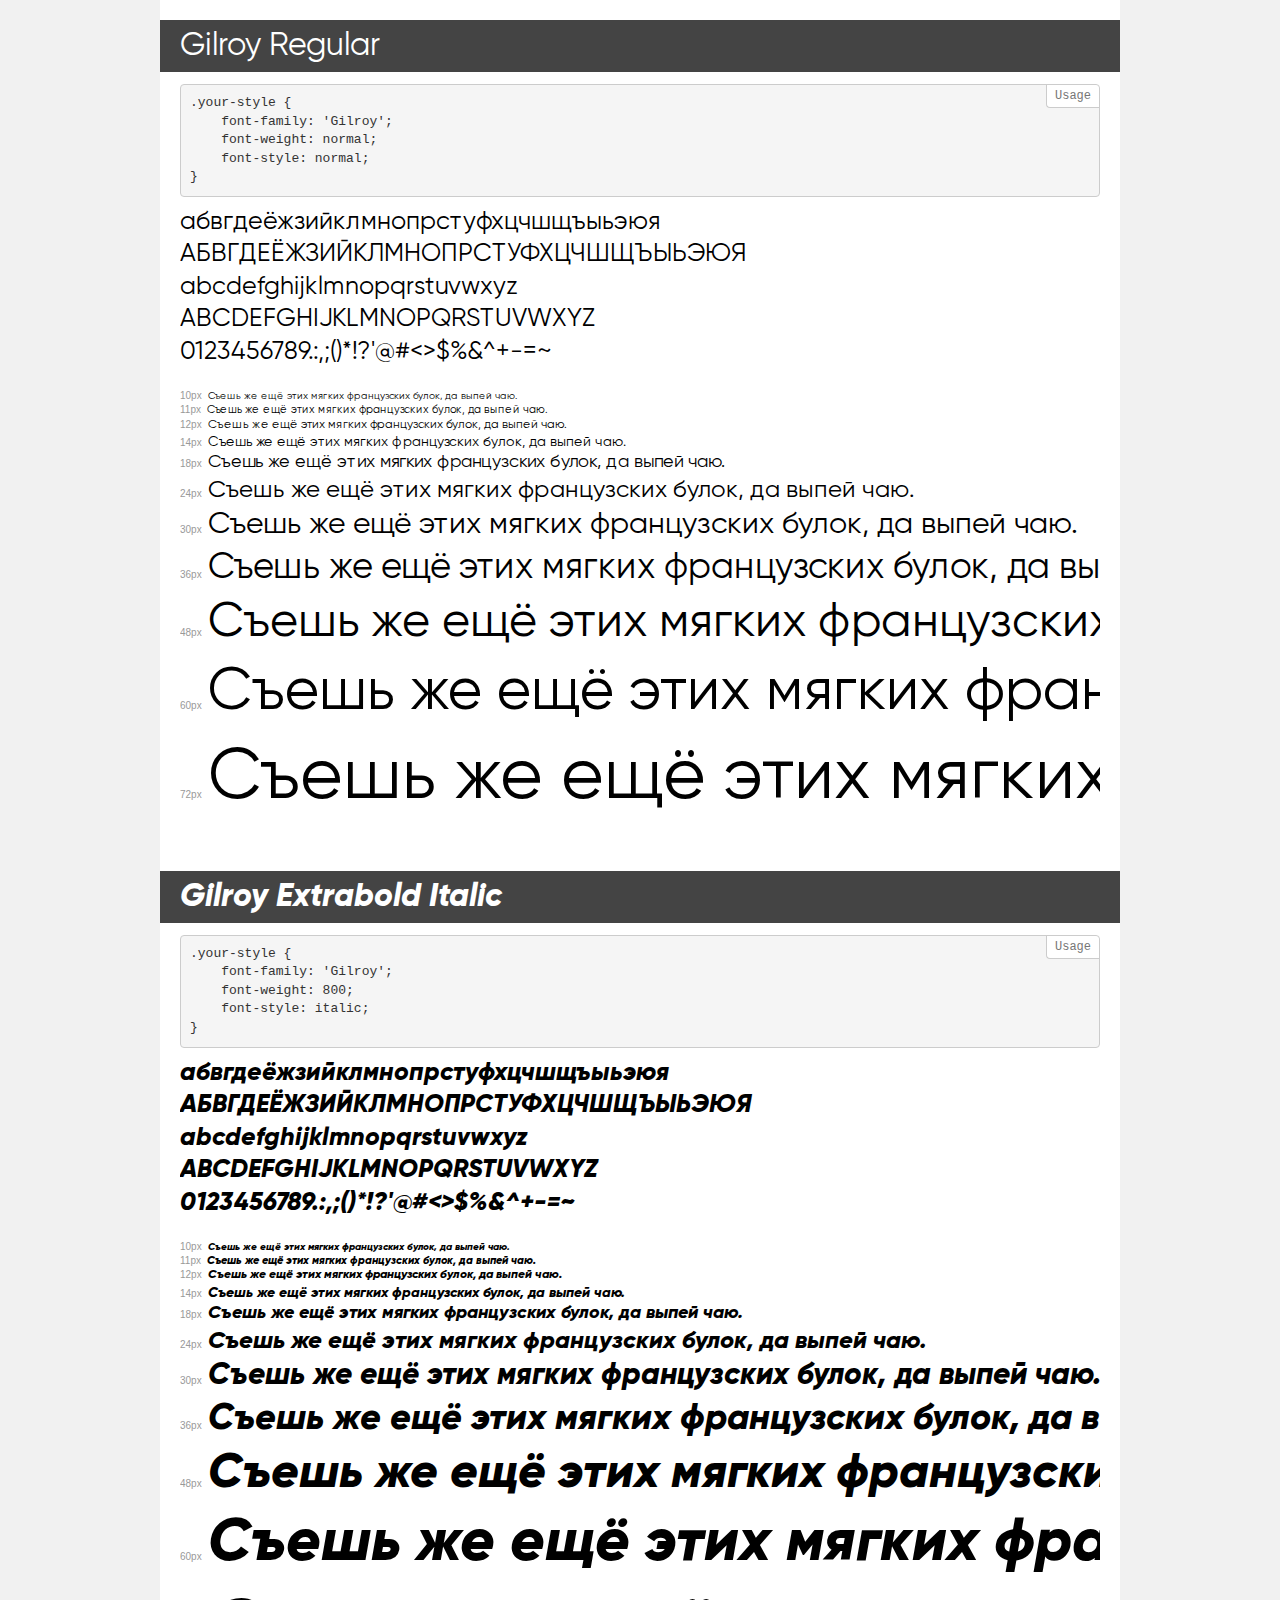
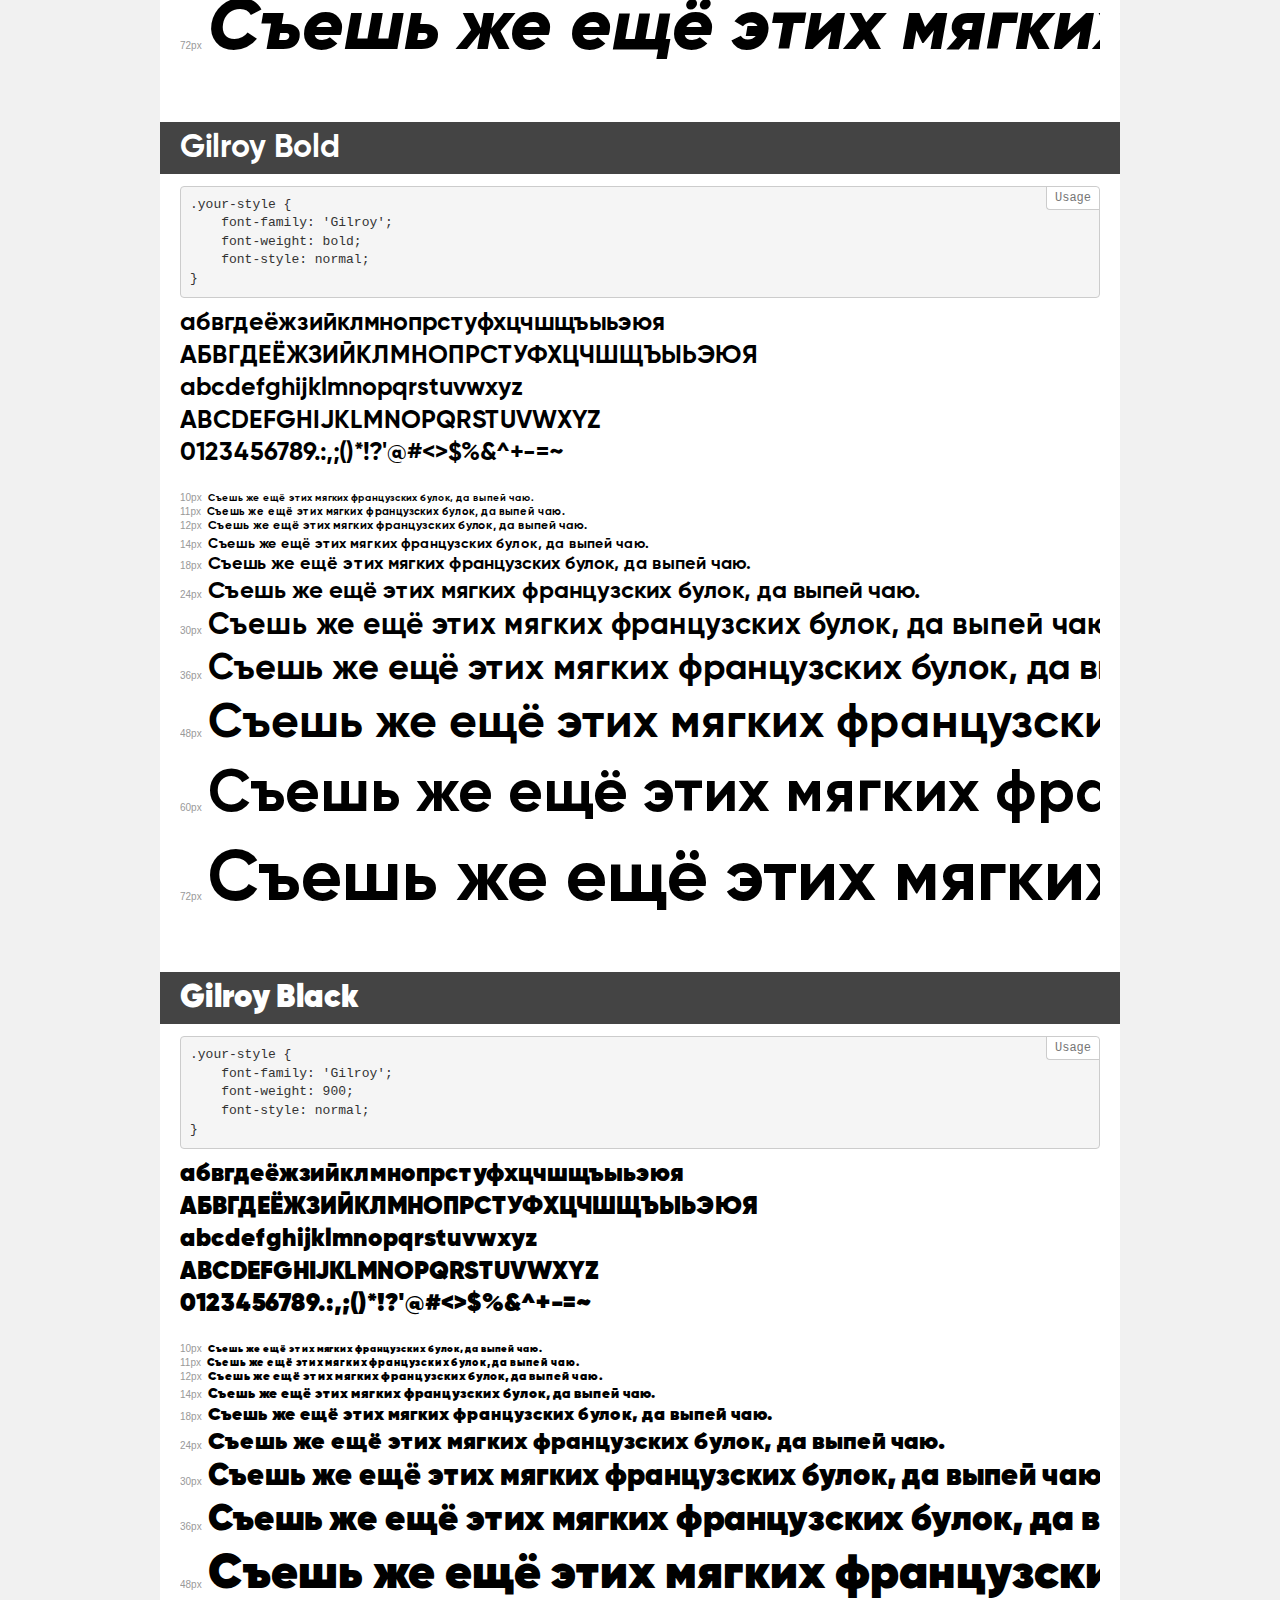
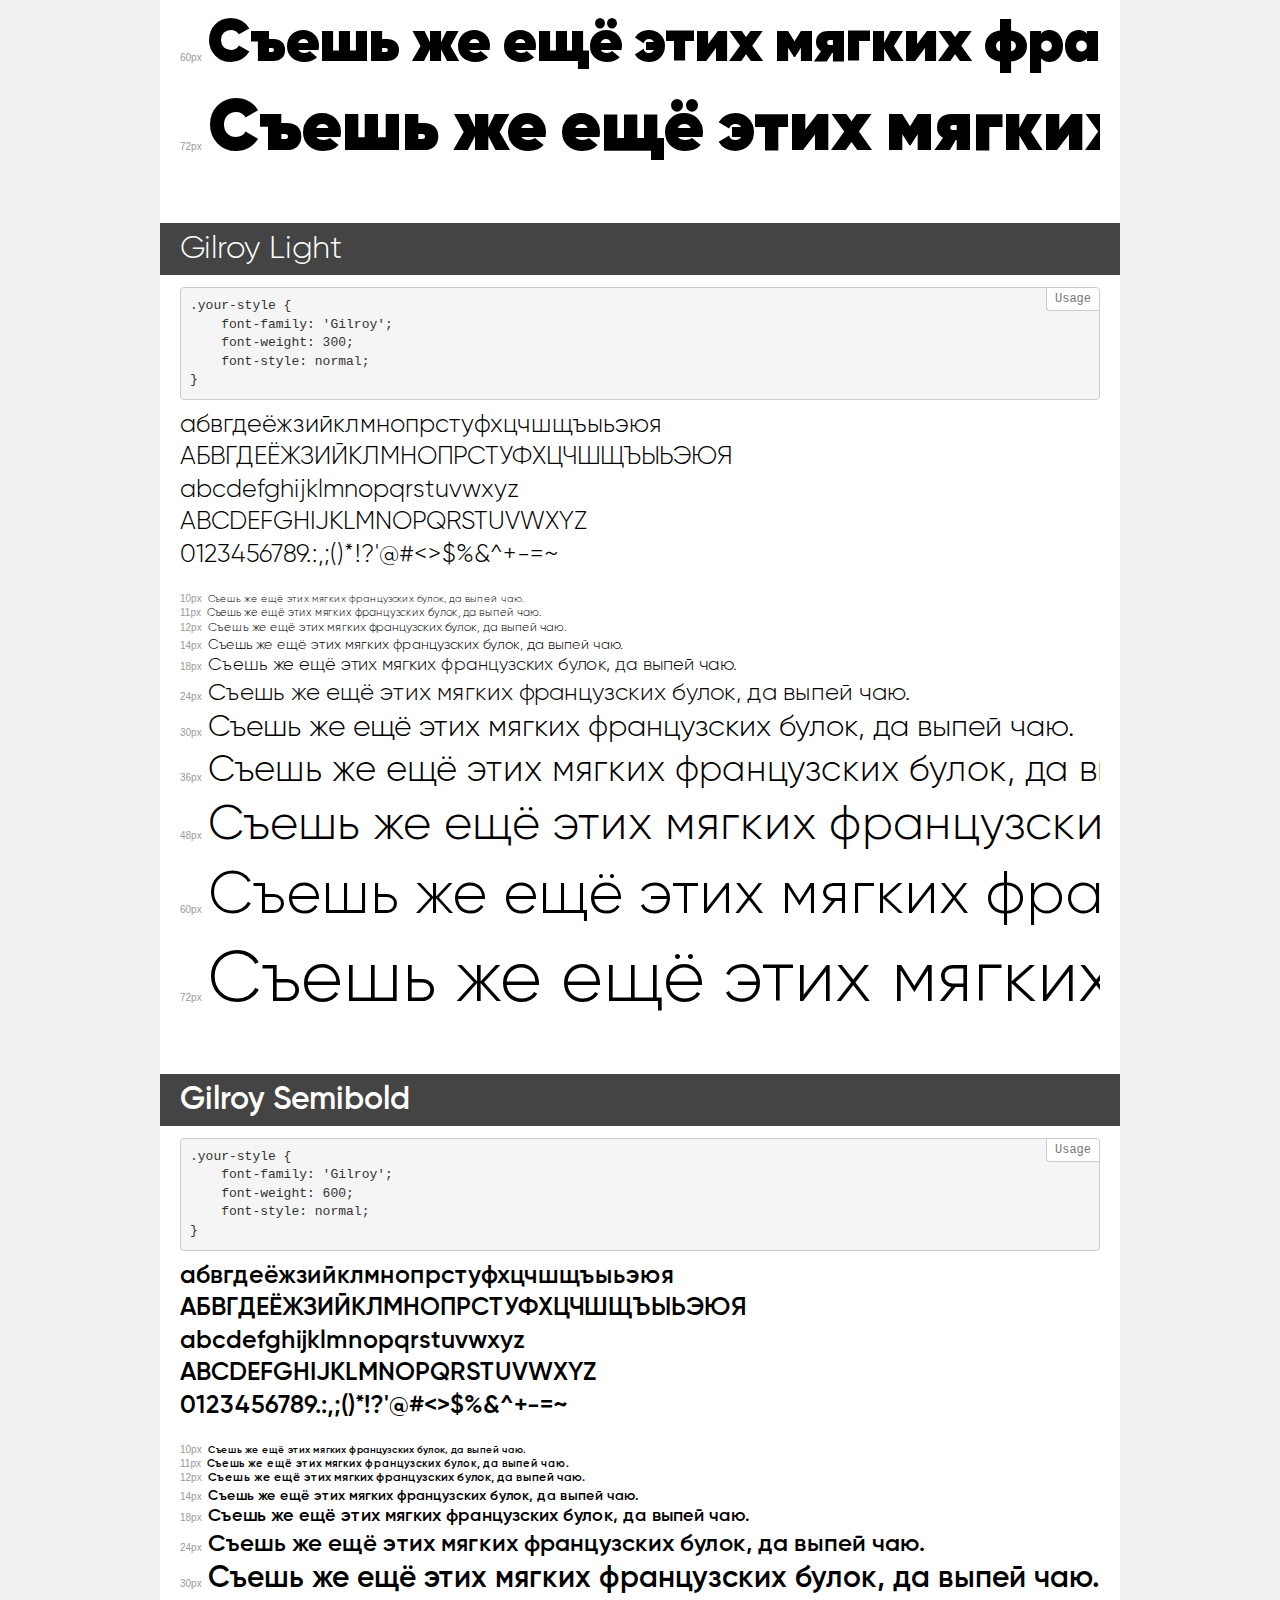
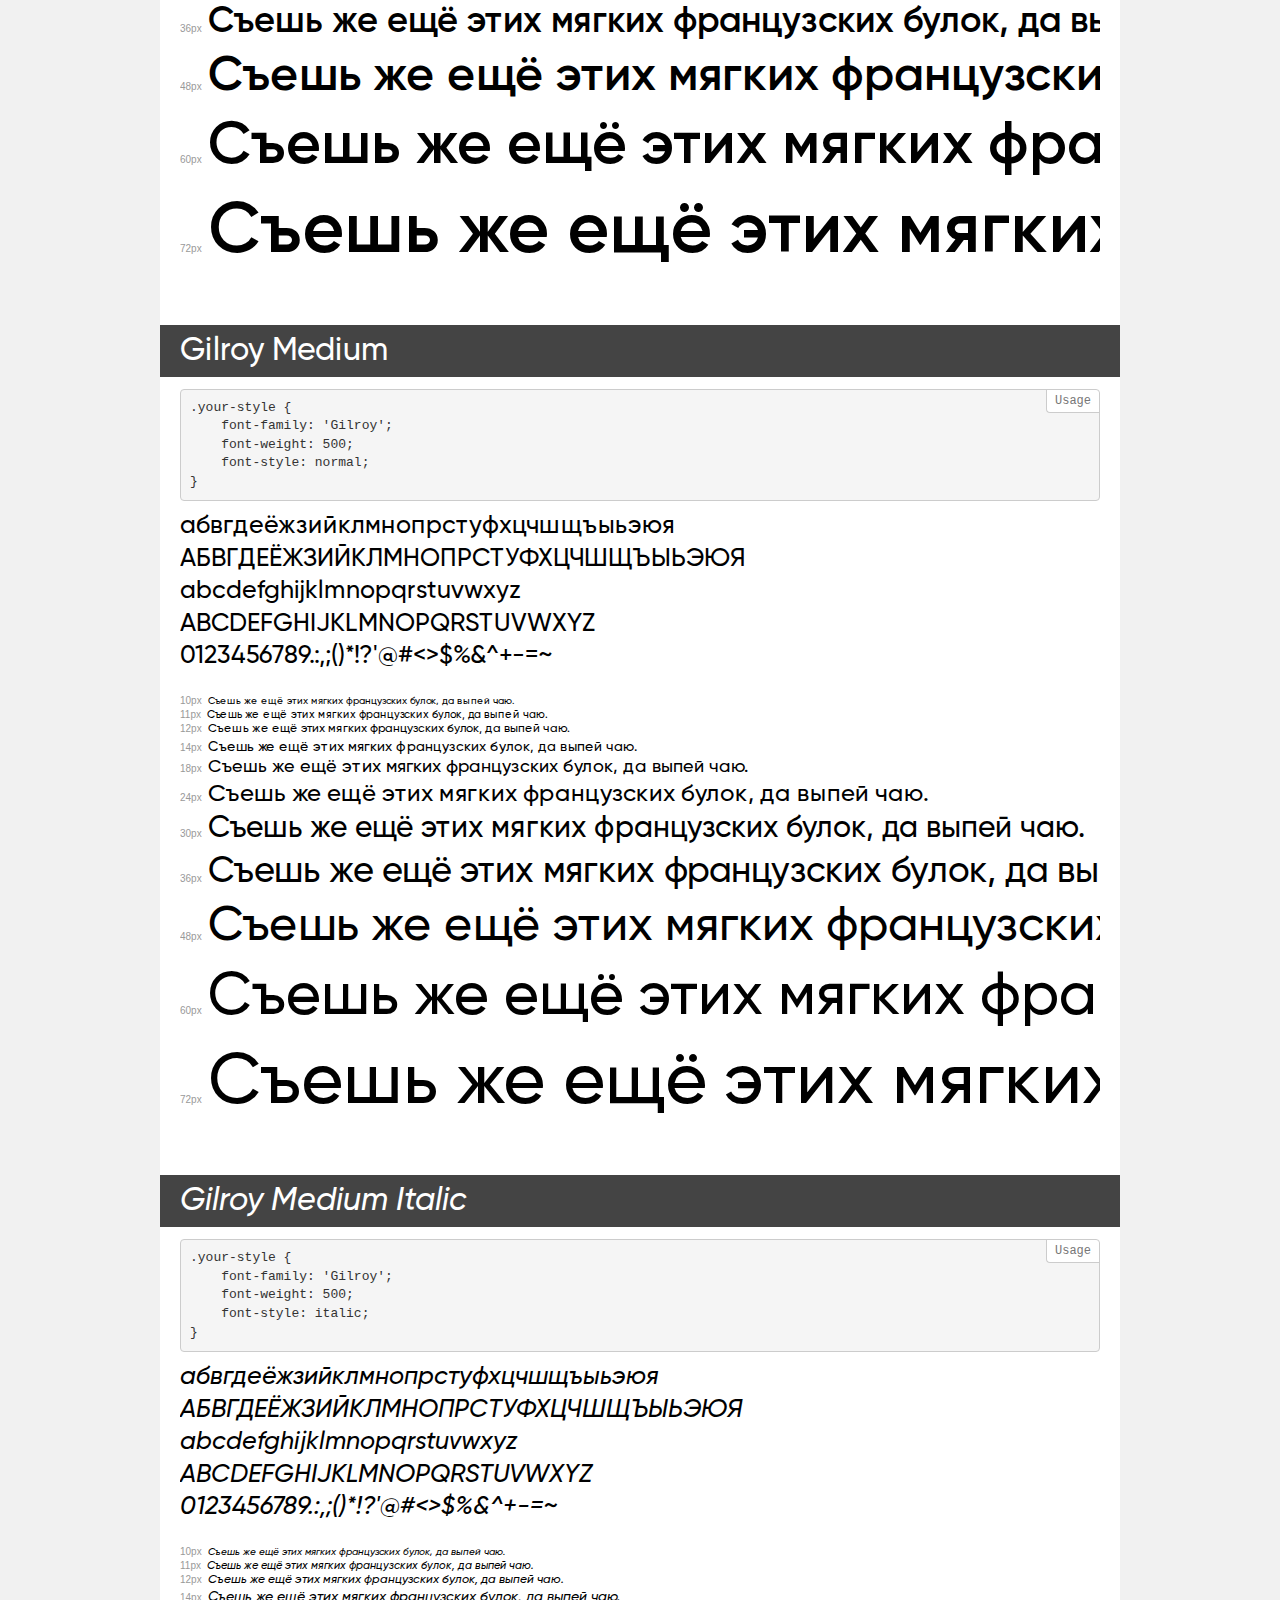
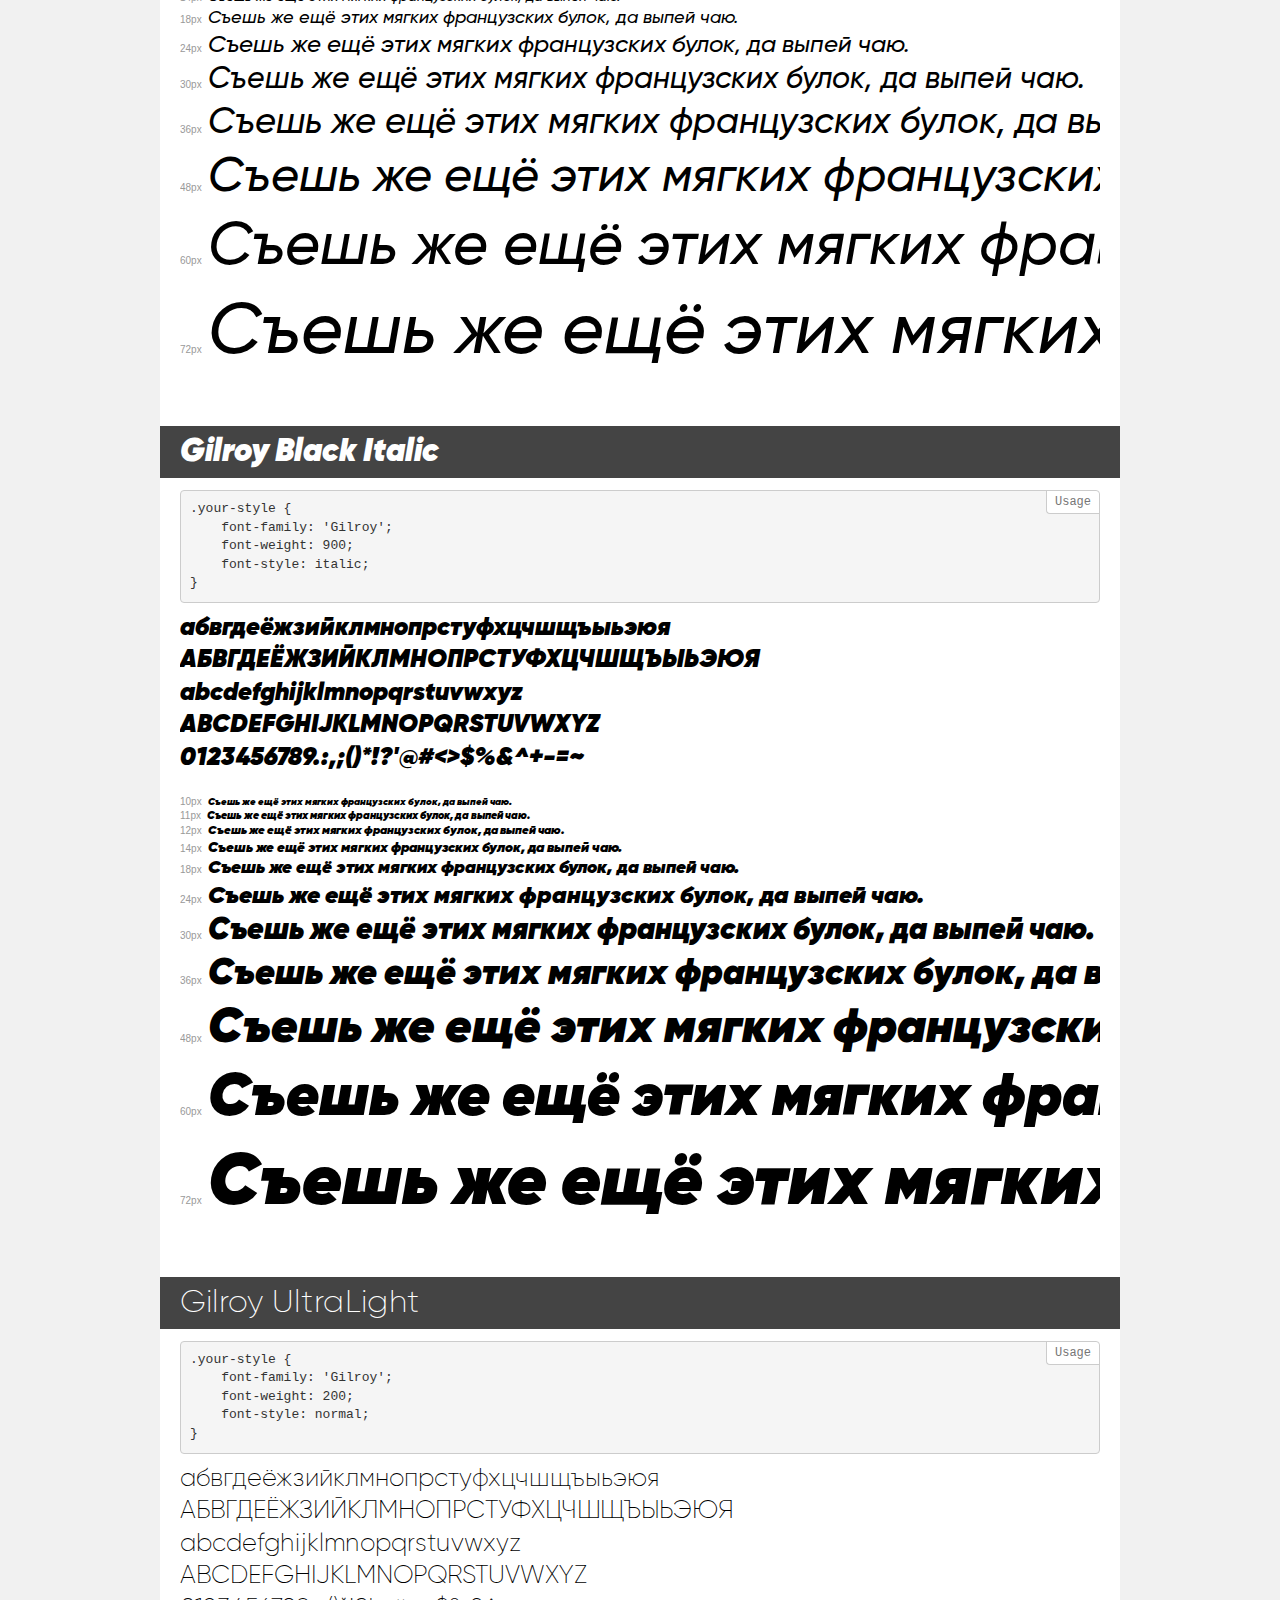
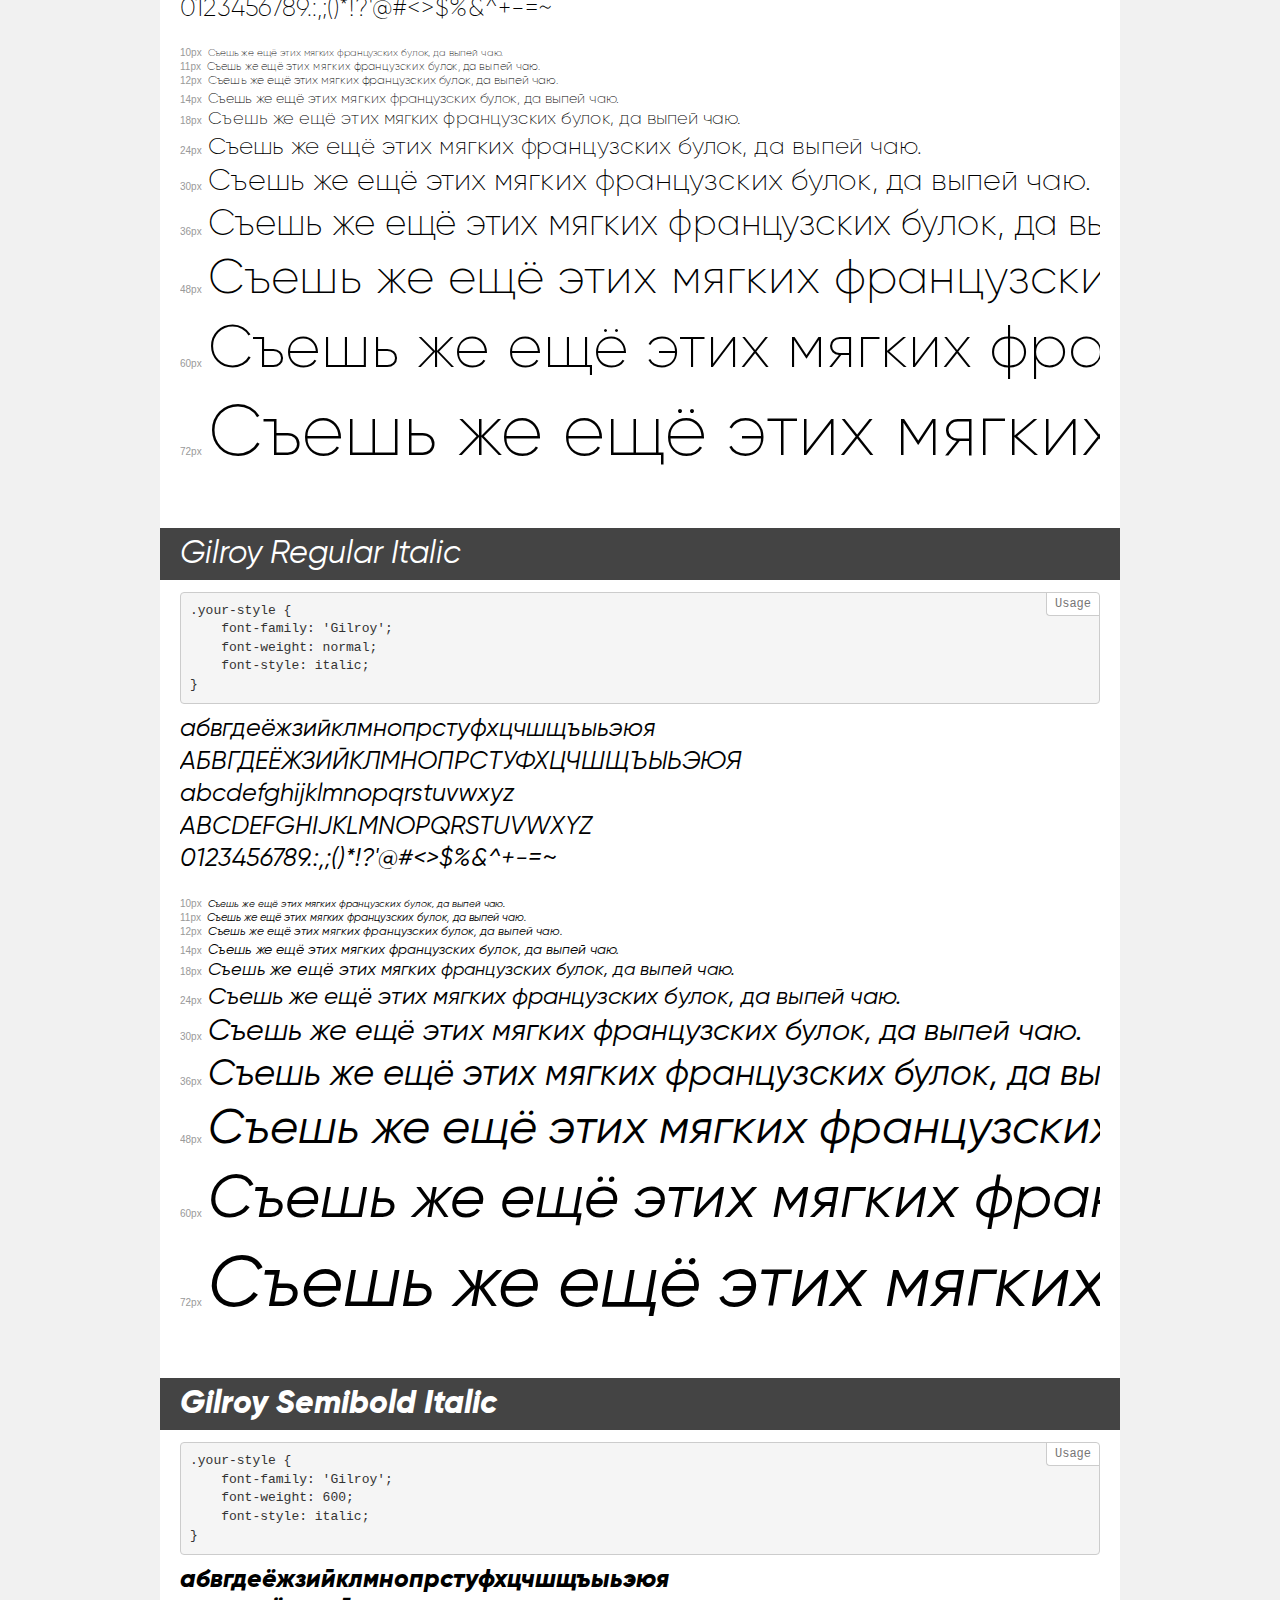
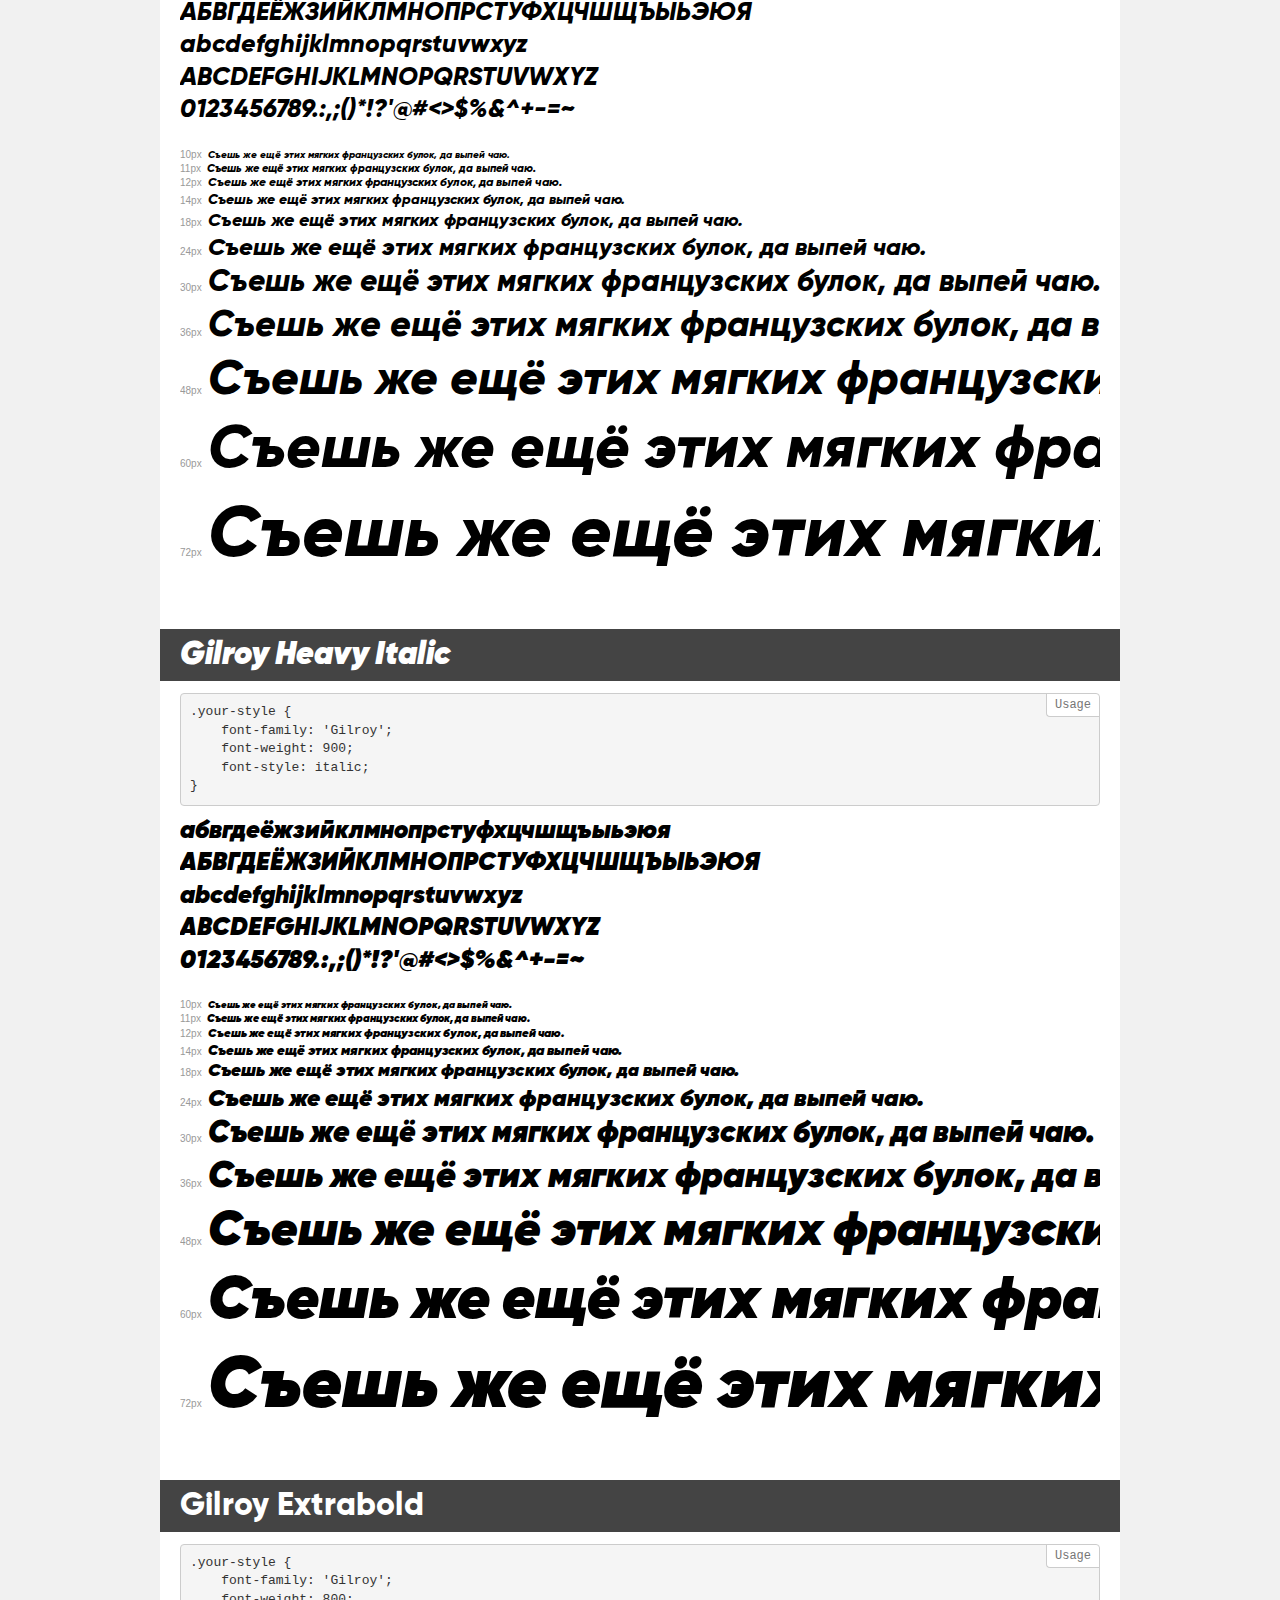
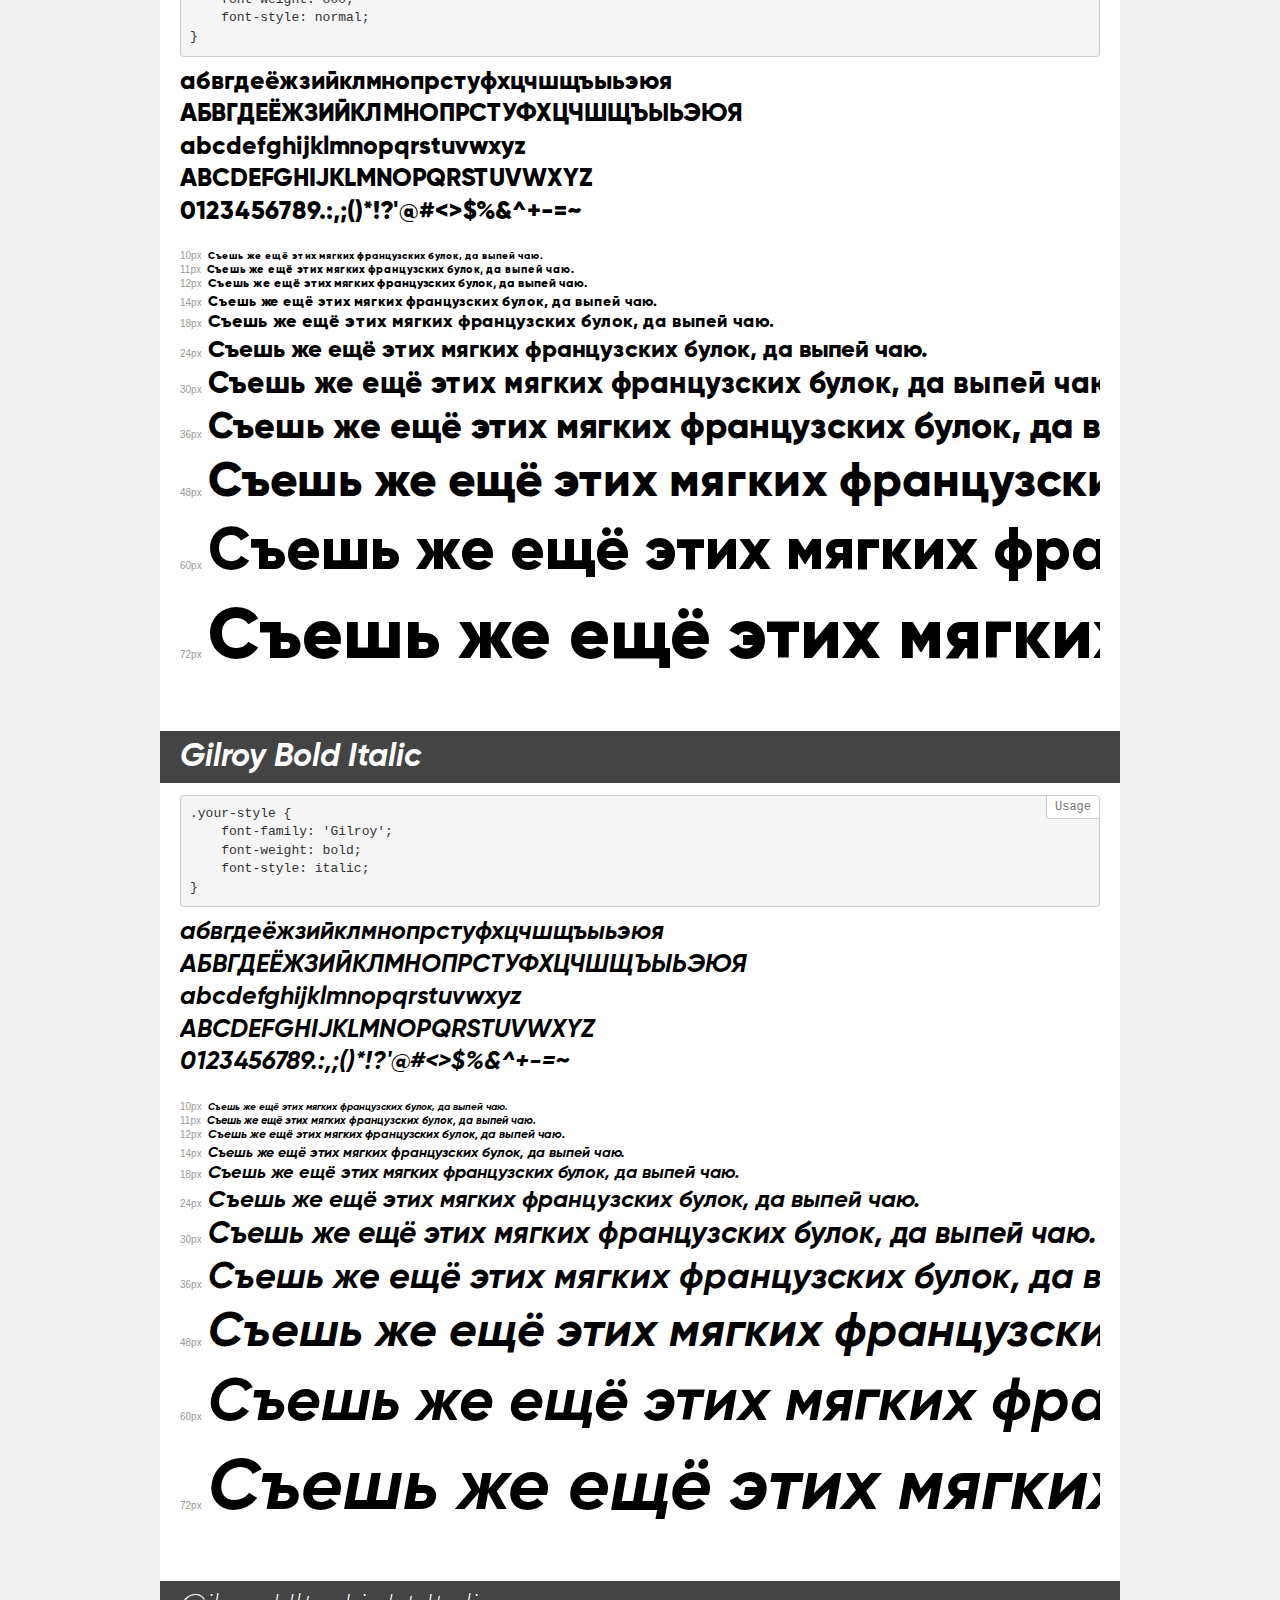
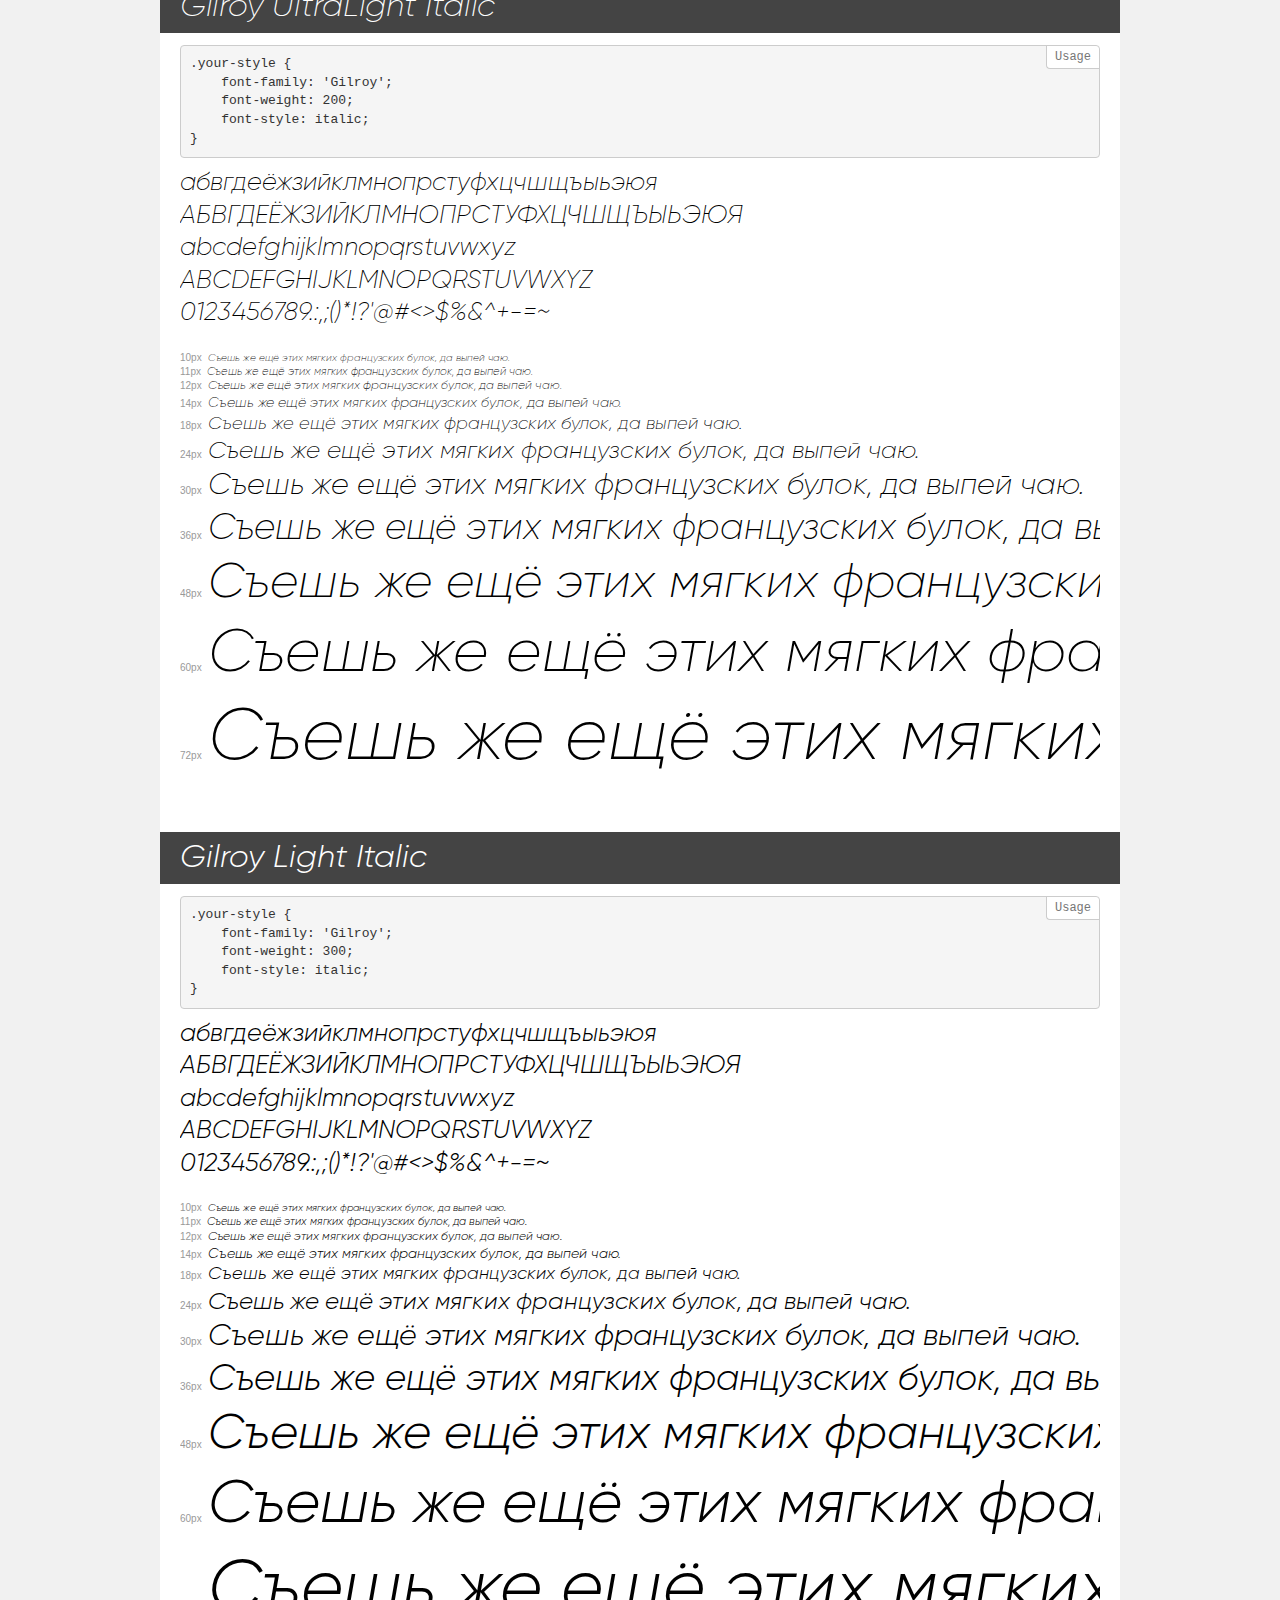
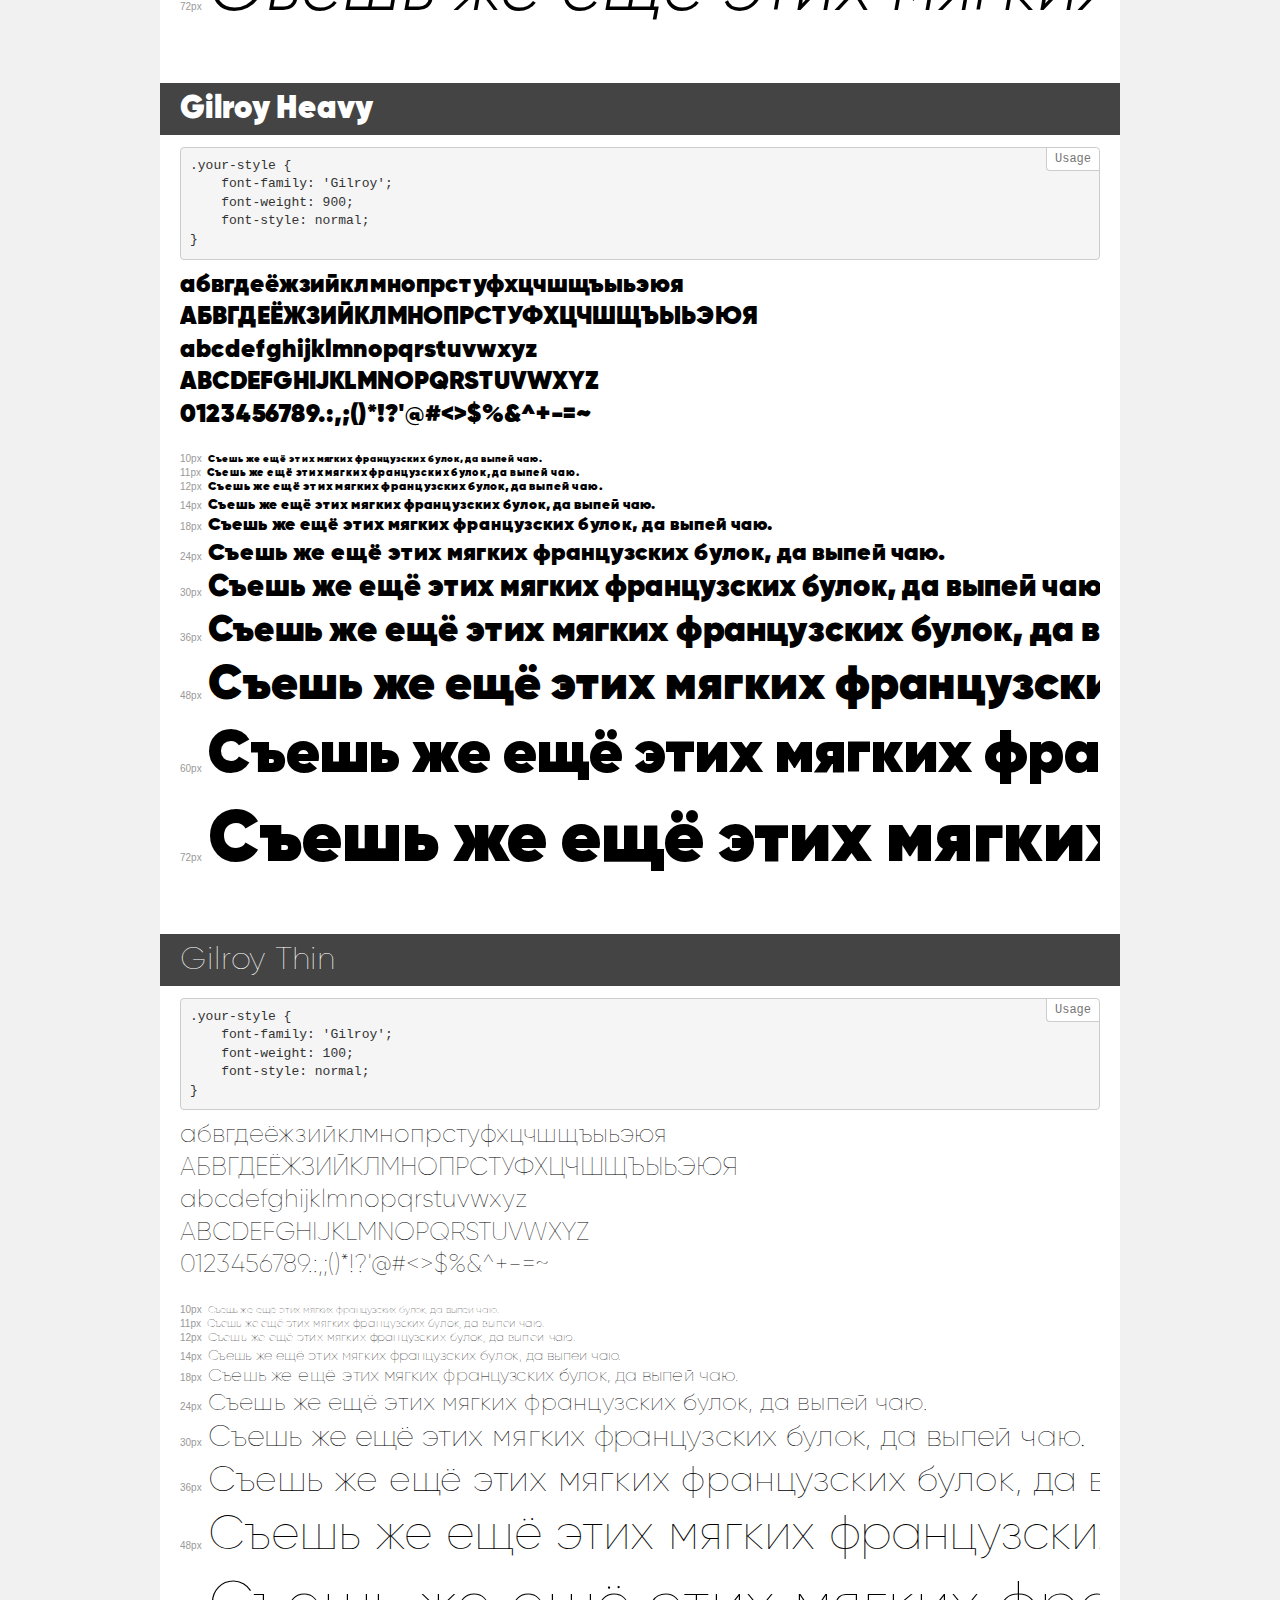
<file: fonts/demo.html>
<!DOCTYPE html>
<html>
<head>
    <meta charset="utf-8">
    <meta http-equiv="X-UA-Compatible" content="IE=edge">
    <meta name="viewport" content="width=device-width, initial-scale=1">
    <meta name="robots" content="noindex, noarchive">
    <meta name="format-detection" content="telephone=no">
    <title>Transfonter demo</title>
    <link href="stylesheet.css" rel="stylesheet">
    <style>
        /*
        http://meyerweb.com/eric/tools/css/reset/
        v2.0 | 20110126
        License: none (public domain)
        */
        html, body, div, span, applet, object, iframe,
        h1, h2, h3, h4, h5, h6, p, blockquote, pre,
        a, abbr, acronym, address, big, cite, code,
        del, dfn, em, img, ins, kbd, q, s, samp,
        small, strike, strong, sub, sup, tt, var,
        b, u, i, center,
        dl, dt, dd, ol, ul, li,
        fieldset, form, label, legend,
        table, caption, tbody, tfoot, thead, tr, th, td,
        article, aside, canvas, details, embed,
        figure, figcaption, footer, header, hgroup,
        menu, nav, output, ruby, section, summary,
        time, mark, audio, video {
            margin: 0;
            padding: 0;
            border: 0;
            font-size: 100%;
            font: inherit;
            vertical-align: baseline;
        }
        /* HTML5 display-role reset for older browsers */
        article, aside, details, figcaption, figure,
        footer, header, hgroup, menu, nav, section {
            display: block;
        }
        body {
            line-height: 1;
        }
        ol, ul {
            list-style: none;
        }
        blockquote, q {
            quotes: none;
        }
        blockquote:before, blockquote:after,
        q:before, q:after {
            content: '';
            content: none;
        }
        table {
            border-collapse: collapse;
            border-spacing: 0;
        }
        /* common styles */
        body {
            background: #f1f1f1;
            color: #000;
        }
        .page {
            background: #fff;
            width: 920px;
            margin: 0 auto;
            padding: 20px 20px 0 20px;
            overflow: hidden;
        }
        .font-container {
            overflow-x: auto;
            overflow-y: hidden;
            margin-bottom: 40px;
            line-height: 1.3;
            white-space: nowrap;
            padding-bottom: 5px;
        }
        h1 {
            position: relative;
            background: #444;
            font-size: 32px;
            color: #fff;
            padding: 10px 20px;
            margin: 0 -20px 12px -20px;
        }
        .letters {
            font-size: 25px;
            margin-bottom: 20px;
        }
        .s10:before {
            content: '10px';
        }
        .s11:before {
            content: '11px';
        }
        .s12:before {
            content: '12px';
        }
        .s14:before {
            content: '14px';
        }
        .s18:before {
            content: '18px';
        }
        .s24:before {
            content: '24px';
        }
        .s30:before {
            content: '30px';
        }
        .s36:before {
            content: '36px';
        }
        .s48:before {
            content: '48px';
        }
        .s60:before {
            content: '60px';
        }
        .s72:before {
            content: '72px';
        }
        .s10:before, .s11:before, .s12:before, .s14:before,
        .s18:before, .s24:before, .s30:before, .s36:before,
        .s48:before, .s60:before, .s72:before {
            font-family: Arial, sans-serif;
            font-size: 10px;
            font-weight: normal;
            font-style: normal;
            color: #999;
            padding-right: 6px;
        }
        pre {
            display: block;
            position: relative;
            padding: 9px;
            margin: 0 0 10px;
            font-family: Monaco, Menlo, Consolas, "Courier New", monospace !important;
            font-size: 13px;
            line-height: 1.428571429;
            color: #333;
            font-weight: normal !important;
            font-style: normal !important;
            background-color: #f5f5f5;
            border: 1px solid #ccc;
            overflow-x: auto;
            border-radius: 4px;
        }
        pre:after {
            display: block;
            position: absolute;
            right: 0;
            top: 0;
            content: 'Usage';
            line-height: 1;
            padding: 5px 8px;
            font-size: 12px;
            color: #767676;
            background-color: #fff;
            border: 1px solid #ccc;
            border-right: none;
            border-top: none;
            border-radius: 0 4px 0 4px;
            z-index: 10;
        }
        /* responsive */
        @media (max-width: 959px) {
            .page {
                width: auto;
                margin: 0;
            }
        }
    </style>
</head>
<body>
<div class="page">
    <div class="demo" style="font-family: 'Gilroy'; font-weight: normal; font-style: normal;">
        <h1>Gilroy Regular</h1>
        <pre>.your-style {
    font-family: 'Gilroy';
    font-weight: normal;
    font-style: normal;
}</pre>
        <div class="font-container">
            <p class="letters">
                абвгдеёжзийклмнопрстуфхцчшщъыьэюя<br>
АБВГДЕЁЖЗИЙКЛМНОПРСТУФХЦЧШЩЪЫЬЭЮЯ<br>
abcdefghijklmnopqrstuvwxyz<br>
ABCDEFGHIJKLMNOPQRSTUVWXYZ<br>
                0123456789.:,;()*!?'@#<>$%&^+-=~
            </p>
            <p class="s10" style="font-size: 10px;">Съешь же ещё этих мягких французских булок, да выпей чаю.</p>
            <p class="s11" style="font-size: 11px;">Съешь же ещё этих мягких французских булок, да выпей чаю.</p>
            <p class="s12" style="font-size: 12px;">Съешь же ещё этих мягких французских булок, да выпей чаю.</p>
            <p class="s14" style="font-size: 14px;">Съешь же ещё этих мягких французских булок, да выпей чаю.</p>
            <p class="s18" style="font-size: 18px;">Съешь же ещё этих мягких французских булок, да выпей чаю.</p>
            <p class="s24" style="font-size: 24px;">Съешь же ещё этих мягких французских булок, да выпей чаю.</p>
            <p class="s30" style="font-size: 30px;">Съешь же ещё этих мягких французских булок, да выпей чаю.</p>
            <p class="s36" style="font-size: 36px;">Съешь же ещё этих мягких французских булок, да выпей чаю.</p>
            <p class="s48" style="font-size: 48px;">Съешь же ещё этих мягких французских булок, да выпей чаю.</p>
            <p class="s60" style="font-size: 60px;">Съешь же ещё этих мягких французских булок, да выпей чаю.</p>
            <p class="s72" style="font-size: 72px;">Съешь же ещё этих мягких французских булок, да выпей чаю.</p>
        </div>
    </div>
    <div class="demo" style="font-family: 'Gilroy'; font-weight: 800; font-style: italic;">
        <h1>Gilroy Extrabold Italic</h1>
        <pre>.your-style {
    font-family: 'Gilroy';
    font-weight: 800;
    font-style: italic;
}</pre>
        <div class="font-container">
            <p class="letters">
                абвгдеёжзийклмнопрстуфхцчшщъыьэюя<br>
АБВГДЕЁЖЗИЙКЛМНОПРСТУФХЦЧШЩЪЫЬЭЮЯ<br>
abcdefghijklmnopqrstuvwxyz<br>
ABCDEFGHIJKLMNOPQRSTUVWXYZ<br>
                0123456789.:,;()*!?'@#<>$%&^+-=~
            </p>
            <p class="s10" style="font-size: 10px;">Съешь же ещё этих мягких французских булок, да выпей чаю.</p>
            <p class="s11" style="font-size: 11px;">Съешь же ещё этих мягких французских булок, да выпей чаю.</p>
            <p class="s12" style="font-size: 12px;">Съешь же ещё этих мягких французских булок, да выпей чаю.</p>
            <p class="s14" style="font-size: 14px;">Съешь же ещё этих мягких французских булок, да выпей чаю.</p>
            <p class="s18" style="font-size: 18px;">Съешь же ещё этих мягких французских булок, да выпей чаю.</p>
            <p class="s24" style="font-size: 24px;">Съешь же ещё этих мягких французских булок, да выпей чаю.</p>
            <p class="s30" style="font-size: 30px;">Съешь же ещё этих мягких французских булок, да выпей чаю.</p>
            <p class="s36" style="font-size: 36px;">Съешь же ещё этих мягких французских булок, да выпей чаю.</p>
            <p class="s48" style="font-size: 48px;">Съешь же ещё этих мягких французских булок, да выпей чаю.</p>
            <p class="s60" style="font-size: 60px;">Съешь же ещё этих мягких французских булок, да выпей чаю.</p>
            <p class="s72" style="font-size: 72px;">Съешь же ещё этих мягких французских булок, да выпей чаю.</p>
        </div>
    </div>
    <div class="demo" style="font-family: 'Gilroy'; font-weight: bold; font-style: normal;">
        <h1>Gilroy Bold</h1>
        <pre>.your-style {
    font-family: 'Gilroy';
    font-weight: bold;
    font-style: normal;
}</pre>
        <div class="font-container">
            <p class="letters">
                абвгдеёжзийклмнопрстуфхцчшщъыьэюя<br>
АБВГДЕЁЖЗИЙКЛМНОПРСТУФХЦЧШЩЪЫЬЭЮЯ<br>
abcdefghijklmnopqrstuvwxyz<br>
ABCDEFGHIJKLMNOPQRSTUVWXYZ<br>
                0123456789.:,;()*!?'@#<>$%&^+-=~
            </p>
            <p class="s10" style="font-size: 10px;">Съешь же ещё этих мягких французских булок, да выпей чаю.</p>
            <p class="s11" style="font-size: 11px;">Съешь же ещё этих мягких французских булок, да выпей чаю.</p>
            <p class="s12" style="font-size: 12px;">Съешь же ещё этих мягких французских булок, да выпей чаю.</p>
            <p class="s14" style="font-size: 14px;">Съешь же ещё этих мягких французских булок, да выпей чаю.</p>
            <p class="s18" style="font-size: 18px;">Съешь же ещё этих мягких французских булок, да выпей чаю.</p>
            <p class="s24" style="font-size: 24px;">Съешь же ещё этих мягких французских булок, да выпей чаю.</p>
            <p class="s30" style="font-size: 30px;">Съешь же ещё этих мягких французских булок, да выпей чаю.</p>
            <p class="s36" style="font-size: 36px;">Съешь же ещё этих мягких французских булок, да выпей чаю.</p>
            <p class="s48" style="font-size: 48px;">Съешь же ещё этих мягких французских булок, да выпей чаю.</p>
            <p class="s60" style="font-size: 60px;">Съешь же ещё этих мягких французских булок, да выпей чаю.</p>
            <p class="s72" style="font-size: 72px;">Съешь же ещё этих мягких французских булок, да выпей чаю.</p>
        </div>
    </div>
    <div class="demo" style="font-family: 'Gilroy'; font-weight: 900; font-style: normal;">
        <h1>Gilroy Black</h1>
        <pre>.your-style {
    font-family: 'Gilroy';
    font-weight: 900;
    font-style: normal;
}</pre>
        <div class="font-container">
            <p class="letters">
                абвгдеёжзийклмнопрстуфхцчшщъыьэюя<br>
АБВГДЕЁЖЗИЙКЛМНОПРСТУФХЦЧШЩЪЫЬЭЮЯ<br>
abcdefghijklmnopqrstuvwxyz<br>
ABCDEFGHIJKLMNOPQRSTUVWXYZ<br>
                0123456789.:,;()*!?'@#<>$%&^+-=~
            </p>
            <p class="s10" style="font-size: 10px;">Съешь же ещё этих мягких французских булок, да выпей чаю.</p>
            <p class="s11" style="font-size: 11px;">Съешь же ещё этих мягких французских булок, да выпей чаю.</p>
            <p class="s12" style="font-size: 12px;">Съешь же ещё этих мягких французских булок, да выпей чаю.</p>
            <p class="s14" style="font-size: 14px;">Съешь же ещё этих мягких французских булок, да выпей чаю.</p>
            <p class="s18" style="font-size: 18px;">Съешь же ещё этих мягких французских булок, да выпей чаю.</p>
            <p class="s24" style="font-size: 24px;">Съешь же ещё этих мягких французских булок, да выпей чаю.</p>
            <p class="s30" style="font-size: 30px;">Съешь же ещё этих мягких французских булок, да выпей чаю.</p>
            <p class="s36" style="font-size: 36px;">Съешь же ещё этих мягких французских булок, да выпей чаю.</p>
            <p class="s48" style="font-size: 48px;">Съешь же ещё этих мягких французских булок, да выпей чаю.</p>
            <p class="s60" style="font-size: 60px;">Съешь же ещё этих мягких французских булок, да выпей чаю.</p>
            <p class="s72" style="font-size: 72px;">Съешь же ещё этих мягких французских булок, да выпей чаю.</p>
        </div>
    </div>
    <div class="demo" style="font-family: 'Gilroy'; font-weight: 300; font-style: normal;">
        <h1>Gilroy Light</h1>
        <pre>.your-style {
    font-family: 'Gilroy';
    font-weight: 300;
    font-style: normal;
}</pre>
        <div class="font-container">
            <p class="letters">
                абвгдеёжзийклмнопрстуфхцчшщъыьэюя<br>
АБВГДЕЁЖЗИЙКЛМНОПРСТУФХЦЧШЩЪЫЬЭЮЯ<br>
abcdefghijklmnopqrstuvwxyz<br>
ABCDEFGHIJKLMNOPQRSTUVWXYZ<br>
                0123456789.:,;()*!?'@#<>$%&^+-=~
            </p>
            <p class="s10" style="font-size: 10px;">Съешь же ещё этих мягких французских булок, да выпей чаю.</p>
            <p class="s11" style="font-size: 11px;">Съешь же ещё этих мягких французских булок, да выпей чаю.</p>
            <p class="s12" style="font-size: 12px;">Съешь же ещё этих мягких французских булок, да выпей чаю.</p>
            <p class="s14" style="font-size: 14px;">Съешь же ещё этих мягких французских булок, да выпей чаю.</p>
            <p class="s18" style="font-size: 18px;">Съешь же ещё этих мягких французских булок, да выпей чаю.</p>
            <p class="s24" style="font-size: 24px;">Съешь же ещё этих мягких французских булок, да выпей чаю.</p>
            <p class="s30" style="font-size: 30px;">Съешь же ещё этих мягких французских булок, да выпей чаю.</p>
            <p class="s36" style="font-size: 36px;">Съешь же ещё этих мягких французских булок, да выпей чаю.</p>
            <p class="s48" style="font-size: 48px;">Съешь же ещё этих мягких французских булок, да выпей чаю.</p>
            <p class="s60" style="font-size: 60px;">Съешь же ещё этих мягких французских булок, да выпей чаю.</p>
            <p class="s72" style="font-size: 72px;">Съешь же ещё этих мягких французских булок, да выпей чаю.</p>
        </div>
    </div>
    <div class="demo" style="font-family: 'Gilroy'; font-weight: 600; font-style: normal;">
        <h1>Gilroy Semibold</h1>
        <pre>.your-style {
    font-family: 'Gilroy';
    font-weight: 600;
    font-style: normal;
}</pre>
        <div class="font-container">
            <p class="letters">
                абвгдеёжзийклмнопрстуфхцчшщъыьэюя<br>
АБВГДЕЁЖЗИЙКЛМНОПРСТУФХЦЧШЩЪЫЬЭЮЯ<br>
abcdefghijklmnopqrstuvwxyz<br>
ABCDEFGHIJKLMNOPQRSTUVWXYZ<br>
                0123456789.:,;()*!?'@#<>$%&^+-=~
            </p>
            <p class="s10" style="font-size: 10px;">Съешь же ещё этих мягких французских булок, да выпей чаю.</p>
            <p class="s11" style="font-size: 11px;">Съешь же ещё этих мягких французских булок, да выпей чаю.</p>
            <p class="s12" style="font-size: 12px;">Съешь же ещё этих мягких французских булок, да выпей чаю.</p>
            <p class="s14" style="font-size: 14px;">Съешь же ещё этих мягких французских булок, да выпей чаю.</p>
            <p class="s18" style="font-size: 18px;">Съешь же ещё этих мягких французских булок, да выпей чаю.</p>
            <p class="s24" style="font-size: 24px;">Съешь же ещё этих мягких французских булок, да выпей чаю.</p>
            <p class="s30" style="font-size: 30px;">Съешь же ещё этих мягких французских булок, да выпей чаю.</p>
            <p class="s36" style="font-size: 36px;">Съешь же ещё этих мягких французских булок, да выпей чаю.</p>
            <p class="s48" style="font-size: 48px;">Съешь же ещё этих мягких французских булок, да выпей чаю.</p>
            <p class="s60" style="font-size: 60px;">Съешь же ещё этих мягких французских булок, да выпей чаю.</p>
            <p class="s72" style="font-size: 72px;">Съешь же ещё этих мягких французских булок, да выпей чаю.</p>
        </div>
    </div>
    <div class="demo" style="font-family: 'Gilroy'; font-weight: 500; font-style: normal;">
        <h1>Gilroy Medium</h1>
        <pre>.your-style {
    font-family: 'Gilroy';
    font-weight: 500;
    font-style: normal;
}</pre>
        <div class="font-container">
            <p class="letters">
                абвгдеёжзийклмнопрстуфхцчшщъыьэюя<br>
АБВГДЕЁЖЗИЙКЛМНОПРСТУФХЦЧШЩЪЫЬЭЮЯ<br>
abcdefghijklmnopqrstuvwxyz<br>
ABCDEFGHIJKLMNOPQRSTUVWXYZ<br>
                0123456789.:,;()*!?'@#<>$%&^+-=~
            </p>
            <p class="s10" style="font-size: 10px;">Съешь же ещё этих мягких французских булок, да выпей чаю.</p>
            <p class="s11" style="font-size: 11px;">Съешь же ещё этих мягких французских булок, да выпей чаю.</p>
            <p class="s12" style="font-size: 12px;">Съешь же ещё этих мягких французских булок, да выпей чаю.</p>
            <p class="s14" style="font-size: 14px;">Съешь же ещё этих мягких французских булок, да выпей чаю.</p>
            <p class="s18" style="font-size: 18px;">Съешь же ещё этих мягких французских булок, да выпей чаю.</p>
            <p class="s24" style="font-size: 24px;">Съешь же ещё этих мягких французских булок, да выпей чаю.</p>
            <p class="s30" style="font-size: 30px;">Съешь же ещё этих мягких французских булок, да выпей чаю.</p>
            <p class="s36" style="font-size: 36px;">Съешь же ещё этих мягких французских булок, да выпей чаю.</p>
            <p class="s48" style="font-size: 48px;">Съешь же ещё этих мягких французских булок, да выпей чаю.</p>
            <p class="s60" style="font-size: 60px;">Съешь же ещё этих мягких французских булок, да выпей чаю.</p>
            <p class="s72" style="font-size: 72px;">Съешь же ещё этих мягких французских булок, да выпей чаю.</p>
        </div>
    </div>
    <div class="demo" style="font-family: 'Gilroy'; font-weight: 500; font-style: italic;">
        <h1>Gilroy Medium Italic</h1>
        <pre>.your-style {
    font-family: 'Gilroy';
    font-weight: 500;
    font-style: italic;
}</pre>
        <div class="font-container">
            <p class="letters">
                абвгдеёжзийклмнопрстуфхцчшщъыьэюя<br>
АБВГДЕЁЖЗИЙКЛМНОПРСТУФХЦЧШЩЪЫЬЭЮЯ<br>
abcdefghijklmnopqrstuvwxyz<br>
ABCDEFGHIJKLMNOPQRSTUVWXYZ<br>
                0123456789.:,;()*!?'@#<>$%&^+-=~
            </p>
            <p class="s10" style="font-size: 10px;">Съешь же ещё этих мягких французских булок, да выпей чаю.</p>
            <p class="s11" style="font-size: 11px;">Съешь же ещё этих мягких французских булок, да выпей чаю.</p>
            <p class="s12" style="font-size: 12px;">Съешь же ещё этих мягких французских булок, да выпей чаю.</p>
            <p class="s14" style="font-size: 14px;">Съешь же ещё этих мягких французских булок, да выпей чаю.</p>
            <p class="s18" style="font-size: 18px;">Съешь же ещё этих мягких французских булок, да выпей чаю.</p>
            <p class="s24" style="font-size: 24px;">Съешь же ещё этих мягких французских булок, да выпей чаю.</p>
            <p class="s30" style="font-size: 30px;">Съешь же ещё этих мягких французских булок, да выпей чаю.</p>
            <p class="s36" style="font-size: 36px;">Съешь же ещё этих мягких французских булок, да выпей чаю.</p>
            <p class="s48" style="font-size: 48px;">Съешь же ещё этих мягких французских булок, да выпей чаю.</p>
            <p class="s60" style="font-size: 60px;">Съешь же ещё этих мягких французских булок, да выпей чаю.</p>
            <p class="s72" style="font-size: 72px;">Съешь же ещё этих мягких французских булок, да выпей чаю.</p>
        </div>
    </div>
    <div class="demo" style="font-family: 'Gilroy'; font-weight: 900; font-style: italic;">
        <h1>Gilroy Black Italic</h1>
        <pre>.your-style {
    font-family: 'Gilroy';
    font-weight: 900;
    font-style: italic;
}</pre>
        <div class="font-container">
            <p class="letters">
                абвгдеёжзийклмнопрстуфхцчшщъыьэюя<br>
АБВГДЕЁЖЗИЙКЛМНОПРСТУФХЦЧШЩЪЫЬЭЮЯ<br>
abcdefghijklmnopqrstuvwxyz<br>
ABCDEFGHIJKLMNOPQRSTUVWXYZ<br>
                0123456789.:,;()*!?'@#<>$%&^+-=~
            </p>
            <p class="s10" style="font-size: 10px;">Съешь же ещё этих мягких французских булок, да выпей чаю.</p>
            <p class="s11" style="font-size: 11px;">Съешь же ещё этих мягких французских булок, да выпей чаю.</p>
            <p class="s12" style="font-size: 12px;">Съешь же ещё этих мягких французских булок, да выпей чаю.</p>
            <p class="s14" style="font-size: 14px;">Съешь же ещё этих мягких французских булок, да выпей чаю.</p>
            <p class="s18" style="font-size: 18px;">Съешь же ещё этих мягких французских булок, да выпей чаю.</p>
            <p class="s24" style="font-size: 24px;">Съешь же ещё этих мягких французских булок, да выпей чаю.</p>
            <p class="s30" style="font-size: 30px;">Съешь же ещё этих мягких французских булок, да выпей чаю.</p>
            <p class="s36" style="font-size: 36px;">Съешь же ещё этих мягких французских булок, да выпей чаю.</p>
            <p class="s48" style="font-size: 48px;">Съешь же ещё этих мягких французских булок, да выпей чаю.</p>
            <p class="s60" style="font-size: 60px;">Съешь же ещё этих мягких французских булок, да выпей чаю.</p>
            <p class="s72" style="font-size: 72px;">Съешь же ещё этих мягких французских булок, да выпей чаю.</p>
        </div>
    </div>
    <div class="demo" style="font-family: 'Gilroy'; font-weight: 200; font-style: normal;">
        <h1>Gilroy UltraLight</h1>
        <pre>.your-style {
    font-family: 'Gilroy';
    font-weight: 200;
    font-style: normal;
}</pre>
        <div class="font-container">
            <p class="letters">
                абвгдеёжзийклмнопрстуфхцчшщъыьэюя<br>
АБВГДЕЁЖЗИЙКЛМНОПРСТУФХЦЧШЩЪЫЬЭЮЯ<br>
abcdefghijklmnopqrstuvwxyz<br>
ABCDEFGHIJKLMNOPQRSTUVWXYZ<br>
                0123456789.:,;()*!?'@#<>$%&^+-=~
            </p>
            <p class="s10" style="font-size: 10px;">Съешь же ещё этих мягких французских булок, да выпей чаю.</p>
            <p class="s11" style="font-size: 11px;">Съешь же ещё этих мягких французских булок, да выпей чаю.</p>
            <p class="s12" style="font-size: 12px;">Съешь же ещё этих мягких французских булок, да выпей чаю.</p>
            <p class="s14" style="font-size: 14px;">Съешь же ещё этих мягких французских булок, да выпей чаю.</p>
            <p class="s18" style="font-size: 18px;">Съешь же ещё этих мягких французских булок, да выпей чаю.</p>
            <p class="s24" style="font-size: 24px;">Съешь же ещё этих мягких французских булок, да выпей чаю.</p>
            <p class="s30" style="font-size: 30px;">Съешь же ещё этих мягких французских булок, да выпей чаю.</p>
            <p class="s36" style="font-size: 36px;">Съешь же ещё этих мягких французских булок, да выпей чаю.</p>
            <p class="s48" style="font-size: 48px;">Съешь же ещё этих мягких французских булок, да выпей чаю.</p>
            <p class="s60" style="font-size: 60px;">Съешь же ещё этих мягких французских булок, да выпей чаю.</p>
            <p class="s72" style="font-size: 72px;">Съешь же ещё этих мягких французских булок, да выпей чаю.</p>
        </div>
    </div>
    <div class="demo" style="font-family: 'Gilroy'; font-weight: normal; font-style: italic;">
        <h1>Gilroy Regular Italic</h1>
        <pre>.your-style {
    font-family: 'Gilroy';
    font-weight: normal;
    font-style: italic;
}</pre>
        <div class="font-container">
            <p class="letters">
                абвгдеёжзийклмнопрстуфхцчшщъыьэюя<br>
АБВГДЕЁЖЗИЙКЛМНОПРСТУФХЦЧШЩЪЫЬЭЮЯ<br>
abcdefghijklmnopqrstuvwxyz<br>
ABCDEFGHIJKLMNOPQRSTUVWXYZ<br>
                0123456789.:,;()*!?'@#<>$%&^+-=~
            </p>
            <p class="s10" style="font-size: 10px;">Съешь же ещё этих мягких французских булок, да выпей чаю.</p>
            <p class="s11" style="font-size: 11px;">Съешь же ещё этих мягких французских булок, да выпей чаю.</p>
            <p class="s12" style="font-size: 12px;">Съешь же ещё этих мягких французских булок, да выпей чаю.</p>
            <p class="s14" style="font-size: 14px;">Съешь же ещё этих мягких французских булок, да выпей чаю.</p>
            <p class="s18" style="font-size: 18px;">Съешь же ещё этих мягких французских булок, да выпей чаю.</p>
            <p class="s24" style="font-size: 24px;">Съешь же ещё этих мягких французских булок, да выпей чаю.</p>
            <p class="s30" style="font-size: 30px;">Съешь же ещё этих мягких французских булок, да выпей чаю.</p>
            <p class="s36" style="font-size: 36px;">Съешь же ещё этих мягких французских булок, да выпей чаю.</p>
            <p class="s48" style="font-size: 48px;">Съешь же ещё этих мягких французских булок, да выпей чаю.</p>
            <p class="s60" style="font-size: 60px;">Съешь же ещё этих мягких французских булок, да выпей чаю.</p>
            <p class="s72" style="font-size: 72px;">Съешь же ещё этих мягких французских булок, да выпей чаю.</p>
        </div>
    </div>
    <div class="demo" style="font-family: 'Gilroy'; font-weight: 600; font-style: italic;">
        <h1>Gilroy Semibold Italic</h1>
        <pre>.your-style {
    font-family: 'Gilroy';
    font-weight: 600;
    font-style: italic;
}</pre>
        <div class="font-container">
            <p class="letters">
                абвгдеёжзийклмнопрстуфхцчшщъыьэюя<br>
АБВГДЕЁЖЗИЙКЛМНОПРСТУФХЦЧШЩЪЫЬЭЮЯ<br>
abcdefghijklmnopqrstuvwxyz<br>
ABCDEFGHIJKLMNOPQRSTUVWXYZ<br>
                0123456789.:,;()*!?'@#<>$%&^+-=~
            </p>
            <p class="s10" style="font-size: 10px;">Съешь же ещё этих мягких французских булок, да выпей чаю.</p>
            <p class="s11" style="font-size: 11px;">Съешь же ещё этих мягких французских булок, да выпей чаю.</p>
            <p class="s12" style="font-size: 12px;">Съешь же ещё этих мягких французских булок, да выпей чаю.</p>
            <p class="s14" style="font-size: 14px;">Съешь же ещё этих мягких французских булок, да выпей чаю.</p>
            <p class="s18" style="font-size: 18px;">Съешь же ещё этих мягких французских булок, да выпей чаю.</p>
            <p class="s24" style="font-size: 24px;">Съешь же ещё этих мягких французских булок, да выпей чаю.</p>
            <p class="s30" style="font-size: 30px;">Съешь же ещё этих мягких французских булок, да выпей чаю.</p>
            <p class="s36" style="font-size: 36px;">Съешь же ещё этих мягких французских булок, да выпей чаю.</p>
            <p class="s48" style="font-size: 48px;">Съешь же ещё этих мягких французских булок, да выпей чаю.</p>
            <p class="s60" style="font-size: 60px;">Съешь же ещё этих мягких французских булок, да выпей чаю.</p>
            <p class="s72" style="font-size: 72px;">Съешь же ещё этих мягких французских булок, да выпей чаю.</p>
        </div>
    </div>
    <div class="demo" style="font-family: 'Gilroy'; font-weight: 900; font-style: italic;">
        <h1>Gilroy Heavy Italic</h1>
        <pre>.your-style {
    font-family: 'Gilroy';
    font-weight: 900;
    font-style: italic;
}</pre>
        <div class="font-container">
            <p class="letters">
                абвгдеёжзийклмнопрстуфхцчшщъыьэюя<br>
АБВГДЕЁЖЗИЙКЛМНОПРСТУФХЦЧШЩЪЫЬЭЮЯ<br>
abcdefghijklmnopqrstuvwxyz<br>
ABCDEFGHIJKLMNOPQRSTUVWXYZ<br>
                0123456789.:,;()*!?'@#<>$%&^+-=~
            </p>
            <p class="s10" style="font-size: 10px;">Съешь же ещё этих мягких французских булок, да выпей чаю.</p>
            <p class="s11" style="font-size: 11px;">Съешь же ещё этих мягких французских булок, да выпей чаю.</p>
            <p class="s12" style="font-size: 12px;">Съешь же ещё этих мягких французских булок, да выпей чаю.</p>
            <p class="s14" style="font-size: 14px;">Съешь же ещё этих мягких французских булок, да выпей чаю.</p>
            <p class="s18" style="font-size: 18px;">Съешь же ещё этих мягких французских булок, да выпей чаю.</p>
            <p class="s24" style="font-size: 24px;">Съешь же ещё этих мягких французских булок, да выпей чаю.</p>
            <p class="s30" style="font-size: 30px;">Съешь же ещё этих мягких французских булок, да выпей чаю.</p>
            <p class="s36" style="font-size: 36px;">Съешь же ещё этих мягких французских булок, да выпей чаю.</p>
            <p class="s48" style="font-size: 48px;">Съешь же ещё этих мягких французских булок, да выпей чаю.</p>
            <p class="s60" style="font-size: 60px;">Съешь же ещё этих мягких французских булок, да выпей чаю.</p>
            <p class="s72" style="font-size: 72px;">Съешь же ещё этих мягких французских булок, да выпей чаю.</p>
        </div>
    </div>
    <div class="demo" style="font-family: 'Gilroy'; font-weight: 800; font-style: normal;">
        <h1>Gilroy Extrabold</h1>
        <pre>.your-style {
    font-family: 'Gilroy';
    font-weight: 800;
    font-style: normal;
}</pre>
        <div class="font-container">
            <p class="letters">
                абвгдеёжзийклмнопрстуфхцчшщъыьэюя<br>
АБВГДЕЁЖЗИЙКЛМНОПРСТУФХЦЧШЩЪЫЬЭЮЯ<br>
abcdefghijklmnopqrstuvwxyz<br>
ABCDEFGHIJKLMNOPQRSTUVWXYZ<br>
                0123456789.:,;()*!?'@#<>$%&^+-=~
            </p>
            <p class="s10" style="font-size: 10px;">Съешь же ещё этих мягких французских булок, да выпей чаю.</p>
            <p class="s11" style="font-size: 11px;">Съешь же ещё этих мягких французских булок, да выпей чаю.</p>
            <p class="s12" style="font-size: 12px;">Съешь же ещё этих мягких французских булок, да выпей чаю.</p>
            <p class="s14" style="font-size: 14px;">Съешь же ещё этих мягких французских булок, да выпей чаю.</p>
            <p class="s18" style="font-size: 18px;">Съешь же ещё этих мягких французских булок, да выпей чаю.</p>
            <p class="s24" style="font-size: 24px;">Съешь же ещё этих мягких французских булок, да выпей чаю.</p>
            <p class="s30" style="font-size: 30px;">Съешь же ещё этих мягких французских булок, да выпей чаю.</p>
            <p class="s36" style="font-size: 36px;">Съешь же ещё этих мягких французских булок, да выпей чаю.</p>
            <p class="s48" style="font-size: 48px;">Съешь же ещё этих мягких французских булок, да выпей чаю.</p>
            <p class="s60" style="font-size: 60px;">Съешь же ещё этих мягких французских булок, да выпей чаю.</p>
            <p class="s72" style="font-size: 72px;">Съешь же ещё этих мягких французских булок, да выпей чаю.</p>
        </div>
    </div>
    <div class="demo" style="font-family: 'Gilroy'; font-weight: bold; font-style: italic;">
        <h1>Gilroy Bold Italic</h1>
        <pre>.your-style {
    font-family: 'Gilroy';
    font-weight: bold;
    font-style: italic;
}</pre>
        <div class="font-container">
            <p class="letters">
                абвгдеёжзийклмнопрстуфхцчшщъыьэюя<br>
АБВГДЕЁЖЗИЙКЛМНОПРСТУФХЦЧШЩЪЫЬЭЮЯ<br>
abcdefghijklmnopqrstuvwxyz<br>
ABCDEFGHIJKLMNOPQRSTUVWXYZ<br>
                0123456789.:,;()*!?'@#<>$%&^+-=~
            </p>
            <p class="s10" style="font-size: 10px;">Съешь же ещё этих мягких французских булок, да выпей чаю.</p>
            <p class="s11" style="font-size: 11px;">Съешь же ещё этих мягких французских булок, да выпей чаю.</p>
            <p class="s12" style="font-size: 12px;">Съешь же ещё этих мягких французских булок, да выпей чаю.</p>
            <p class="s14" style="font-size: 14px;">Съешь же ещё этих мягких французских булок, да выпей чаю.</p>
            <p class="s18" style="font-size: 18px;">Съешь же ещё этих мягких французских булок, да выпей чаю.</p>
            <p class="s24" style="font-size: 24px;">Съешь же ещё этих мягких французских булок, да выпей чаю.</p>
            <p class="s30" style="font-size: 30px;">Съешь же ещё этих мягких французских булок, да выпей чаю.</p>
            <p class="s36" style="font-size: 36px;">Съешь же ещё этих мягких французских булок, да выпей чаю.</p>
            <p class="s48" style="font-size: 48px;">Съешь же ещё этих мягких французских булок, да выпей чаю.</p>
            <p class="s60" style="font-size: 60px;">Съешь же ещё этих мягких французских булок, да выпей чаю.</p>
            <p class="s72" style="font-size: 72px;">Съешь же ещё этих мягких французских булок, да выпей чаю.</p>
        </div>
    </div>
    <div class="demo" style="font-family: 'Gilroy'; font-weight: 200; font-style: italic;">
        <h1>Gilroy UltraLight Italic</h1>
        <pre>.your-style {
    font-family: 'Gilroy';
    font-weight: 200;
    font-style: italic;
}</pre>
        <div class="font-container">
            <p class="letters">
                абвгдеёжзийклмнопрстуфхцчшщъыьэюя<br>
АБВГДЕЁЖЗИЙКЛМНОПРСТУФХЦЧШЩЪЫЬЭЮЯ<br>
abcdefghijklmnopqrstuvwxyz<br>
ABCDEFGHIJKLMNOPQRSTUVWXYZ<br>
                0123456789.:,;()*!?'@#<>$%&^+-=~
            </p>
            <p class="s10" style="font-size: 10px;">Съешь же ещё этих мягких французских булок, да выпей чаю.</p>
            <p class="s11" style="font-size: 11px;">Съешь же ещё этих мягких французских булок, да выпей чаю.</p>
            <p class="s12" style="font-size: 12px;">Съешь же ещё этих мягких французских булок, да выпей чаю.</p>
            <p class="s14" style="font-size: 14px;">Съешь же ещё этих мягких французских булок, да выпей чаю.</p>
            <p class="s18" style="font-size: 18px;">Съешь же ещё этих мягких французских булок, да выпей чаю.</p>
            <p class="s24" style="font-size: 24px;">Съешь же ещё этих мягких французских булок, да выпей чаю.</p>
            <p class="s30" style="font-size: 30px;">Съешь же ещё этих мягких французских булок, да выпей чаю.</p>
            <p class="s36" style="font-size: 36px;">Съешь же ещё этих мягких французских булок, да выпей чаю.</p>
            <p class="s48" style="font-size: 48px;">Съешь же ещё этих мягких французских булок, да выпей чаю.</p>
            <p class="s60" style="font-size: 60px;">Съешь же ещё этих мягких французских булок, да выпей чаю.</p>
            <p class="s72" style="font-size: 72px;">Съешь же ещё этих мягких французских булок, да выпей чаю.</p>
        </div>
    </div>
    <div class="demo" style="font-family: 'Gilroy'; font-weight: 300; font-style: italic;">
        <h1>Gilroy Light Italic</h1>
        <pre>.your-style {
    font-family: 'Gilroy';
    font-weight: 300;
    font-style: italic;
}</pre>
        <div class="font-container">
            <p class="letters">
                абвгдеёжзийклмнопрстуфхцчшщъыьэюя<br>
АБВГДЕЁЖЗИЙКЛМНОПРСТУФХЦЧШЩЪЫЬЭЮЯ<br>
abcdefghijklmnopqrstuvwxyz<br>
ABCDEFGHIJKLMNOPQRSTUVWXYZ<br>
                0123456789.:,;()*!?'@#<>$%&^+-=~
            </p>
            <p class="s10" style="font-size: 10px;">Съешь же ещё этих мягких французских булок, да выпей чаю.</p>
            <p class="s11" style="font-size: 11px;">Съешь же ещё этих мягких французских булок, да выпей чаю.</p>
            <p class="s12" style="font-size: 12px;">Съешь же ещё этих мягких французских булок, да выпей чаю.</p>
            <p class="s14" style="font-size: 14px;">Съешь же ещё этих мягких французских булок, да выпей чаю.</p>
            <p class="s18" style="font-size: 18px;">Съешь же ещё этих мягких французских булок, да выпей чаю.</p>
            <p class="s24" style="font-size: 24px;">Съешь же ещё этих мягких французских булок, да выпей чаю.</p>
            <p class="s30" style="font-size: 30px;">Съешь же ещё этих мягких французских булок, да выпей чаю.</p>
            <p class="s36" style="font-size: 36px;">Съешь же ещё этих мягких французских булок, да выпей чаю.</p>
            <p class="s48" style="font-size: 48px;">Съешь же ещё этих мягких французских булок, да выпей чаю.</p>
            <p class="s60" style="font-size: 60px;">Съешь же ещё этих мягких французских булок, да выпей чаю.</p>
            <p class="s72" style="font-size: 72px;">Съешь же ещё этих мягких французских булок, да выпей чаю.</p>
        </div>
    </div>
    <div class="demo" style="font-family: 'Gilroy'; font-weight: 900; font-style: normal;">
        <h1>Gilroy Heavy</h1>
        <pre>.your-style {
    font-family: 'Gilroy';
    font-weight: 900;
    font-style: normal;
}</pre>
        <div class="font-container">
            <p class="letters">
                абвгдеёжзийклмнопрстуфхцчшщъыьэюя<br>
АБВГДЕЁЖЗИЙКЛМНОПРСТУФХЦЧШЩЪЫЬЭЮЯ<br>
abcdefghijklmnopqrstuvwxyz<br>
ABCDEFGHIJKLMNOPQRSTUVWXYZ<br>
                0123456789.:,;()*!?'@#<>$%&^+-=~
            </p>
            <p class="s10" style="font-size: 10px;">Съешь же ещё этих мягких французских булок, да выпей чаю.</p>
            <p class="s11" style="font-size: 11px;">Съешь же ещё этих мягких французских булок, да выпей чаю.</p>
            <p class="s12" style="font-size: 12px;">Съешь же ещё этих мягких французских булок, да выпей чаю.</p>
            <p class="s14" style="font-size: 14px;">Съешь же ещё этих мягких французских булок, да выпей чаю.</p>
            <p class="s18" style="font-size: 18px;">Съешь же ещё этих мягких французских булок, да выпей чаю.</p>
            <p class="s24" style="font-size: 24px;">Съешь же ещё этих мягких французских булок, да выпей чаю.</p>
            <p class="s30" style="font-size: 30px;">Съешь же ещё этих мягких французских булок, да выпей чаю.</p>
            <p class="s36" style="font-size: 36px;">Съешь же ещё этих мягких французских булок, да выпей чаю.</p>
            <p class="s48" style="font-size: 48px;">Съешь же ещё этих мягких французских булок, да выпей чаю.</p>
            <p class="s60" style="font-size: 60px;">Съешь же ещё этих мягких французских булок, да выпей чаю.</p>
            <p class="s72" style="font-size: 72px;">Съешь же ещё этих мягких французских булок, да выпей чаю.</p>
        </div>
    </div>
    <div class="demo" style="font-family: 'Gilroy'; font-weight: 100; font-style: normal;">
        <h1>Gilroy Thin</h1>
        <pre>.your-style {
    font-family: 'Gilroy';
    font-weight: 100;
    font-style: normal;
}</pre>
        <div class="font-container">
            <p class="letters">
                абвгдеёжзийклмнопрстуфхцчшщъыьэюя<br>
АБВГДЕЁЖЗИЙКЛМНОПРСТУФХЦЧШЩЪЫЬЭЮЯ<br>
abcdefghijklmnopqrstuvwxyz<br>
ABCDEFGHIJKLMNOPQRSTUVWXYZ<br>
                0123456789.:,;()*!?'@#<>$%&^+-=~
            </p>
            <p class="s10" style="font-size: 10px;">Съешь же ещё этих мягких французских булок, да выпей чаю.</p>
            <p class="s11" style="font-size: 11px;">Съешь же ещё этих мягких французских булок, да выпей чаю.</p>
            <p class="s12" style="font-size: 12px;">Съешь же ещё этих мягких французских булок, да выпей чаю.</p>
            <p class="s14" style="font-size: 14px;">Съешь же ещё этих мягких французских булок, да выпей чаю.</p>
            <p class="s18" style="font-size: 18px;">Съешь же ещё этих мягких французских булок, да выпей чаю.</p>
            <p class="s24" style="font-size: 24px;">Съешь же ещё этих мягких французских булок, да выпей чаю.</p>
            <p class="s30" style="font-size: 30px;">Съешь же ещё этих мягких французских булок, да выпей чаю.</p>
            <p class="s36" style="font-size: 36px;">Съешь же ещё этих мягких французских булок, да выпей чаю.</p>
            <p class="s48" style="font-size: 48px;">Съешь же ещё этих мягких французских булок, да выпей чаю.</p>
            <p class="s60" style="font-size: 60px;">Съешь же ещё этих мягких французских булок, да выпей чаю.</p>
            <p class="s72" style="font-size: 72px;">Съешь же ещё этих мягких французских булок, да выпей чаю.</p>
        </div>
    </div>
    <div class="demo" style="font-family: 'Gilroy'; font-weight: 100; font-style: italic;">
        <h1>Gilroy Thin Italic</h1>
        <pre>.your-style {
    font-family: 'Gilroy';
    font-weight: 100;
    font-style: italic;
}</pre>
        <div class="font-container">
            <p class="letters">
                абвгдеёжзийклмнопрстуфхцчшщъыьэюя<br>
АБВГДЕЁЖЗИЙКЛМНОПРСТУФХЦЧШЩЪЫЬЭЮЯ<br>
abcdefghijklmnopqrstuvwxyz<br>
ABCDEFGHIJKLMNOPQRSTUVWXYZ<br>
                0123456789.:,;()*!?'@#<>$%&^+-=~
            </p>
            <p class="s10" style="font-size: 10px;">Съешь же ещё этих мягких французских булок, да выпей чаю.</p>
            <p class="s11" style="font-size: 11px;">Съешь же ещё этих мягких французских булок, да выпей чаю.</p>
            <p class="s12" style="font-size: 12px;">Съешь же ещё этих мягких французских булок, да выпей чаю.</p>
            <p class="s14" style="font-size: 14px;">Съешь же ещё этих мягких французских булок, да выпей чаю.</p>
            <p class="s18" style="font-size: 18px;">Съешь же ещё этих мягких французских булок, да выпей чаю.</p>
            <p class="s24" style="font-size: 24px;">Съешь же ещё этих мягких французских булок, да выпей чаю.</p>
            <p class="s30" style="font-size: 30px;">Съешь же ещё этих мягких французских булок, да выпей чаю.</p>
            <p class="s36" style="font-size: 36px;">Съешь же ещё этих мягких французских булок, да выпей чаю.</p>
            <p class="s48" style="font-size: 48px;">Съешь же ещё этих мягких французских булок, да выпей чаю.</p>
            <p class="s60" style="font-size: 60px;">Съешь же ещё этих мягких французских булок, да выпей чаю.</p>
            <p class="s72" style="font-size: 72px;">Съешь же ещё этих мягких французских булок, да выпей чаю.</p>
        </div>
    </div>
</div>
</body>
</html>
</file>
<file: css/style.css>
@charset "UTF-8";
@font-face {
  font-family: "Gilroy";
  src: url("../fonts/Gilroy-Regular.eot");
  src: local("Gilroy Regular"), local("Gilroy-Regular"), url("../fonts/Gilroy-Regular.eot?#iefix") format("embedded-opentype"), url("../fonts/Gilroy-Regular.woff2") format("woff2"), url("../fonts/Gilroy-Regular.woff") format("woff"), url("../fonts/Gilroy-Regular.ttf") format("truetype");
  font-weight: normal;
  font-style: normal;
}
@font-face {
  font-family: "Gilroy";
  src: url("../fonts/Gilroy-Semibold.eot");
  src: local("Gilroy Semibold"), local("Gilroy-Semibold"), url("../fonts/Gilroy-Semibold.eot?#iefix") format("embedded-opentype"), url("../fonts/Gilroy-Semibold.woff2") format("woff2"), url("../fonts/Gilroy-Semibold.woff") format("woff"), url("../fonts/Gilroy-Semibold.ttf") format("truetype");
  font-weight: 600;
  font-style: normal;
}
@font-face {
  font-family: "Gilroy";
  src: url("../fonts/Gilroy-Bold.eot");
  src: local("Gilroy Bold"), local("Gilroy-Bold"), url("../fonts/Gilroy-Bold.eot?#iefix") format("embedded-opentype"), url("../fonts/Gilroy-Bold.woff2") format("woff2"), url("../fonts/Gilroy-Bold.woff") format("woff"), url("../fonts/Gilroy-Bold.ttf") format("truetype");
  font-weight: 700;
  font-style: normal;
}
@font-face {
  font-family: "Gilroy";
  src: url("../fonts/Gilroy-Black.eot");
  src: local("Gilroy Black"), local("Gilroy-Black"), url("../fonts/Gilroy-Black.eot?#iefix") format("embedded-opentype"), url("../fonts/Gilroy-Black.woff2") format("woff2"), url("../fonts/Gilroy-Black.woff") format("woff"), url("../fonts/Gilroy-Black.ttf") format("truetype");
  font-weight: 900;
  font-style: normal;
}
.hidden {
  display: none !important;
}

body {
  width: 100%;
  font-family: "Gilroy";
  font-size: 10px;
  color: #5C5C5C;
}

@media screen and (min-width: 1230.1px) {
  .tablet {
    display: none !important;
  }
}

@media screen and (max-width: 1230px) {
  .not-tablet {
    display: none !important;
  }
}

@media screen and (min-width: 767.1px) {
  .mobile {
    display: none !important;
  }
}

@media screen and (max-width: 767px) {
  .not-mobile {
    display: none !important;
  }
}

a {
  color: #5C5C5C;
}

.page {
  display: flex;
  flex-direction: column;
  min-height: 100vh;
  overflow-anchor: none;
}

.content {
  flex-grow: 1;
  display: flex;
  flex-direction: column;
  overflow: hidden;
  background-color: #ffffff;
  position: relative;
  margin-top: 150px;
}
.content > * {
  width: 100%;
}
@media screen and (max-width: 767px) {
  .content {
    margin-top: 105px;
  }
}

.container {
  max-width: 1230px;
  padding: 0 30px;
  margin: 0 auto;
}
@media screen and (max-width: 767px) {
  .container {
    padding: 0 15px;
  }
}
@media screen and (max-width: 480px) {
  .container {
    padding: 0 5px;
  }
}

.title {
  font-size: 50px;
  line-height: 60px;
  font-weight: 700;
  text-transform: uppercase;
  color: #0083C3;
}
@media screen and (max-width: 1230px) {
  .title {
    font-size: 35px;
    line-height: 42px;
  }
}
@media screen and (max-width: 767px) {
  .title {
    font-size: 24px;
    line-height: 30px;
  }
}

.required-mark::after {
  content: " *";
  color: #9e0101;
}

.video {
  cursor: pointer;
}

* {
  padding: 0;
  margin: 0;
  border: 0;
}

*, *:before, *:after {
  box-sizing: border-box;
}

*:focus, *:active {
  outline: none;
}

aside, nav, footer, header, section {
  display: block;
}

html, body {
  height: 100%;
  min-width: 320px;
}

body {
  line-height: 1;
  -ms-text-size-adjust: 100%;
  -moz-text-size-adjust: 100%;
  -webkit-text-size-adjust: 100%;
}

input, button, textarea {
  font-family: "Gilroy";
}

input::-ms-clear {
  display: none;
}

button {
  cursor: pointer;
}

button::-moz-focus-inner {
  padding: 0;
  border: 0;
}

a, a:visited {
  text-decoration: none;
}

a:hover {
  text-decoration: none;
}

ul li {
  list-style: none;
}

img {
  vertical-align: top;
}

img, svg {
  -webkit-user-select: none;
          user-select: none;
}

h1, h2, h3, h4, h5, h6 {
  font-weight: inherit;
  font-size: inherit;
}

.header {
  position: fixed;
  z-index: 150;
  width: 100%;
  white-space: nowrap;
  background: linear-gradient(153deg, rgba(43, 42, 41, 0.05) -51.72%, rgba(43, 41, 43, 0) 74.68%, rgba(43, 41, 43, 0.0435) 125.22%), linear-gradient(0deg, rgba(255, 255, 255, 0.04), rgba(255, 255, 255, 0.04)), url("../img/banner/main-bg.jpeg") no-repeat center top/100vw;
}
@media screen and (max-width: 1000px) {
  .header {
    background: linear-gradient(153deg, rgba(43, 42, 41, 0.05) -51.72%, rgba(43, 41, 43, 0) 74.68%, rgba(43, 41, 43, 0.0435) 125.22%), linear-gradient(0deg, rgba(255, 255, 255, 0.04), rgba(255, 255, 255, 0.04)), url("../img/banner/main-bg-tablet.jpg") no-repeat center top/100vw;
  }
}
@media screen and (max-width: 767px) {
  .header {
    background-size: initial;
  }
}
@media screen and (max-width: 480px) {
  .header {
    background: linear-gradient(153deg, rgba(43, 42, 41, 0.05) -51.72%, rgba(43, 41, 43, 0) 74.68%, rgba(43, 41, 43, 0.0435) 125.22%), linear-gradient(0deg, rgba(255, 255, 255, 0.04), rgba(255, 255, 255, 0.04)), url("../img/banner/main-bg-mobile.jpg") no-repeat center top/calc(100vw + 5px);
  }
}
.header::before {
  content: "";
  position: absolute;
  top: -5px;
  left: 50%;
  transform: translateX(-50%);
  width: calc(100% + 10px);
  height: calc(100% + 10px);
  filter: blur(5px);
  background: linear-gradient(153deg, rgba(43, 42, 41, 0.05) -51.72%, rgba(43, 41, 43, 0) 74.68%, rgba(43, 41, 43, 0.0435) 125.22%), linear-gradient(0deg, rgba(255, 255, 255, 0.04), rgba(255, 255, 255, 0.04)), url("../img/banner/main-bg.jpeg") no-repeat center top/100vw;
}
@media screen and (max-width: 1000px) {
  .header::before {
    background: linear-gradient(153deg, rgba(43, 42, 41, 0.05) -51.72%, rgba(43, 41, 43, 0) 74.68%, rgba(43, 41, 43, 0.0435) 125.22%), linear-gradient(0deg, rgba(255, 255, 255, 0.04), rgba(255, 255, 255, 0.04)), url("../img/banner/main-bg-tablet.jpg") no-repeat center top/100vw;
  }
}
@media screen and (max-width: 767px) {
  .header::before {
    background-size: initial;
  }
}
@media screen and (max-width: 480px) {
  .header::before {
    background: linear-gradient(153deg, rgba(43, 42, 41, 0.05) -51.72%, rgba(43, 41, 43, 0) 74.68%, rgba(43, 41, 43, 0.0435) 125.22%), linear-gradient(0deg, rgba(255, 255, 255, 0.04), rgba(255, 255, 255, 0.04)), url("../img/banner/main-bg-mobile.jpg") no-repeat center top/calc(100vw + 5px);
  }
}
.header::after {
  content: "";
  position: absolute;
  top: 0;
  left: 0;
  width: 100%;
  height: 100%;
  background: #C4C4C4;
  filter: blur(15px);
  opacity: 0.3;
}
.header__container {
  position: relative;
  z-index: 1;
}
.header__main-row {
  display: flex;
  justify-content: space-between;
  align-items: stretch;
  flex-grow: 1;
  flex-basis: 0;
  padding-top: 30px;
  padding-bottom: 10px;
  min-height: 150px;
}
.header__main-row > *:not(:last-child) {
  margin-right: 55px;
}
@media screen and (max-width: 1230px) {
  .header__main-row {
    padding-bottom: 30px;
  }
  .header__main-row > *:not(:last-child) {
    margin-right: 20px;
  }
}
@media screen and (max-width: 767px) {
  .header__main-row {
    min-height: 74px;
  }
  .header__main-row > *:not(:last-child) {
    margin-right: 10px;
  }
}
.header__row {
  display: flex;
  justify-content: space-between;
  align-items: center;
  width: 100%;
}
@media screen and (max-width: 1230px) {
  .header__row {
    justify-content: flex-end;
  }
}
.header__column {
  display: flex;
  flex-direction: column;
  justify-content: space-between;
  align-items: center;
}
@media screen and (max-width: 767px) {
  .header__column {
    justify-content: flex-end;
  }
}
.header__left {
  display: flex;
  justify-content: center;
  align-items: center;
}
.header__large {
  flex-grow: 1;
}
.header__logo {
  display: block;
  width: 143px;
}
.header__logo img {
  width: 100%;
}
@media screen and (max-width: 1230px) {
  .header__logo {
    width: 93px;
  }
}
@media screen and (max-width: 767px) {
  .header__logo {
    width: 113px;
  }
}
@media screen and (max-width: 480px) {
  .header__logo {
    width: 93px;
  }
}
.header__social {
  display: flex;
}
.header__social > *:not(:last-child) {
  margin-right: 33px;
}
@media screen and (max-width: 1230px) {
  .header__social {
    margin: 0 16px;
  }
  .header__social > *:not(:last-child) {
    margin-right: 16px;
  }
}
.header__link {
  font-size: 22px;
  color: #ffffff;
  transition: all 0.2s ease-in-out;
}
.header__link:hover {
  color: #008DD2;
}
@media screen and (max-width: 1230px) {
  .header__link {
    font-size: 15px;
    line-height: 18px;
  }
}
.header__cart {
  display: flex;
  align-items: center;
  justify-content: flex-end;
}
.header__cart:hover .header__cart-text {
  color: #ffffff;
}
.header__cart:hover .header__cart-icon * {
  fill: #ffffff;
}
@media screen and (max-width: 767px) {
  .header__cart {
    height: 40px;
    width: 40px;
    margin-right: 10px;
    justify-content: center;
    background: #ffffff;
    box-shadow: 0px 4px 30px rgba(0, 0, 0, 0.25);
    border-radius: 6px;
  }
}
.header__cart-text {
  display: inline-block;
  margin-right: 10px;
  font-size: 15px;
  line-height: 18px;
  font-weight: 700;
  text-transform: uppercase;
  color: #ffffff;
  transition: all 0.2s ease-in-out;
}
.header__cart-item {
  position: relative;
}
.header__cart-icon {
  width: 27px;
  min-width: 27px;
  max-width: 27px;
  height: 31px;
  min-height: 31px;
  max-height: 31px;
}
.header__cart-icon * {
  transition: all 0.2s ease-in-out;
}
@media screen and (max-width: 767px) {
  .header__cart-icon {
    width: 23px;
    min-width: 23px;
    max-width: 23px;
    height: 26px;
    min-height: 26px;
    max-height: 26px;
  }
  .header__cart-icon * {
    fill: #21487B;
  }
}
.header__cart-count {
  position: absolute;
  height: 15px;
  min-width: 15px;
  padding: 1px;
  display: flex;
  justify-content: center;
  align-items: center;
  background: #ffffff;
  border-radius: 50%;
  top: -2px;
  right: -10px;
  font-size: 12px;
  line-height: 14px;
  font-weight: 600;
  text-transform: uppercase;
  color: #21487B;
}
@media screen and (max-width: 767px) {
  .header__cart-count {
    top: -5px;
    right: -6px;
    min-width: 13px;
    height: 13px;
    font-size: 10px;
    line-height: 12px;
    color: #0083C3;
  }
}
.header__cart-count_invert {
  background: #21487B;
  color: #ffffff;
}
.header__cart:hover .header__cart-text {
  color: #008DD2;
}
.header__cart:hover .header__cart-icon * {
  fill: #008DD2;
}
.header__phone {
  font-size: 20px;
  line-height: 24px;
  font-weight: 700;
  color: #ffffff;
  transition: all 0.2s ease-in-out;
}
.header__phone i {
  margin-right: 10px;
}
.header__phone:hover {
  color: #008DD2;
}
@media screen and (max-width: 480px) {
  .header__phone {
    font-size: 11px;
    line-height: 13px;
    font-weight: 400;
  }
}
.header__burger {
  position: relative;
  height: 43px;
  width: 43px;
  padding: 8px;
  display: flex;
  align-items: center;
  justify-content: center;
  background: #ffffff;
  box-shadow: 0px 4px 30px rgba(0, 0, 0, 0.25);
  border-radius: 6px;
}
.header__burger > span {
  position: relative;
  display: block;
  height: 2px;
  width: 100%;
  background: #21487B;
  border-radius: 2px;
}
.header__burger > span::before, .header__burger > span::after {
  content: "";
  display: block;
  position: absolute;
  left: 0;
  height: 100%;
  width: 100%;
  background: #21487B;
  border-radius: 2px;
}
.header__burger > span::before {
  top: -8px;
}
.header__burger > span::after {
  bottom: -8px;
}

.city {
  position: relative;
  padding-bottom: 10px;
  width: 100%;
  max-width: 143px;
  white-space: nowrap;
}
@media screen and (max-width: 1230px) {
  .city {
    max-width: 93px;
  }
}
@media screen and (max-width: 767px) {
  .city {
    max-width: 150px;
  }
}
.city__current {
  display: block;
  width: 100%;
  font-size: 18px;
  line-height: 21px;
  font-weight: 600;
  -webkit-text-decoration-line: underline;
          text-decoration-line: underline;
  text-align: center;
  color: #ffffff;
  background: transparent;
  transition: all 0.2s ease-in-out;
  cursor: pointer;
}
.city__current:hover {
  color: #008DD2;
}
@media screen and (max-width: 1230px) {
  .city__current {
    font-size: 14px;
    line-height: 16px;
  }
}

.search {
  display: flex;
  align-items: stretch;
  height: 43px;
}
@media screen and (max-width: 1230px) {
  .search {
    height: 34px;
  }
}
@media screen and (max-width: 767px) {
  .search {
    justify-content: center;
    height: 35px;
    margin-bottom: 20px;
  }
  .search > *:not(:last-child) {
    margin-right: 15px;
  }
}
.search__submit {
  border: 2px solid #ffffff;
  height: 43px;
  width: 43px;
  background: #ffffff;
  box-shadow: 0px 4px 30px rgba(0, 0, 0, 0.25);
  border-radius: 6px;
  display: flex;
  justify-content: center;
  align-items: center;
  margin-right: 20px;
  transition: all 0.2s ease-in-out;
}
.search__submit svg {
  width: 20px;
  min-width: 20px;
  max-width: 20px;
  height: 20px;
  min-height: 20px;
  max-height: 20px;
}
.search__submit svg * {
  transition: all 0.2s ease-in-out;
}
.search__submit:hover {
  background: transparent;
}
.search__submit:hover svg * {
  fill: #ffffff;
}
@media screen and (max-width: 1230px) {
  .search__submit {
    height: 34px;
    width: 34px;
    margin-right: 17px;
  }
  .search__submit svg {
    width: 16px;
    min-width: 16px;
    max-width: 16px;
    height: 16px;
    min-height: 16px;
    max-height: 16px;
  }
}
@media screen and (max-width: 767px) {
  .search__submit {
    margin-right: 0;
    height: 35px;
    width: 35px;
    min-width: 35px;
    min-height: 35px;
  }
}
.search__block {
  height: 100%;
}
.search__text {
  height: 100%;
  width: 390px;
  padding: 13px 30px;
  background: #ffffff;
  border-radius: 6px;
  font-size: 15px;
  line-height: 17px;
}
.search__text:placeholder {
  color: #C4C4C4;
}
@media screen and (max-width: 1230px) {
  .search__text {
    width: 309px;
    padding: 10px 24px;
    font-size: 12px;
    line-height: 14px;
  }
}
@media screen and (max-width: 767px) {
  .search__text {
    width: 260px;
    border-radius: 5px;
    padding: 10px 7px;
    font-size: 14px;
    line-height: 17px;
  }
}

.account__link {
  font-size: 21px;
  line-height: 25px;
  font-weight: 600;
  text-transform: uppercase;
  color: #ffffff;
  position: relative;
  transition: all 0.2s ease-in-out;
  white-space: nowrap;
}
.account__link::after {
  content: "";
  position: absolute;
  right: 0;
  bottom: -6px;
  height: 2px;
  width: 100%;
  background: #ffffff;
  border-radius: 2px;
  transition: all 0.2s ease-in-out;
}
.account__link:hover {
  color: #008DD2;
}
.account__link:hover::after {
  background-color: #008DD2;
}
@media screen and (max-width: 1230px) {
  .account__link {
    font-size: 14px;
    line-height: 17px;
  }
}
@media screen and (max-width: 767px) {
  .account__link::after {
    content: none;
  }
}

.nav {
  width: 100%;
}
@media screen and (max-width: 1230px) {
  .nav {
    display: flex;
    justify-content: flex-end;
    margin-right: 60px;
  }
}
.nav__list {
  display: flex;
  justify-content: flex-start;
  align-items: center;
}
.nav__list-item {
  padding: 10px 15px;
}
.nav__link {
  font-size: 15px;
  line-height: 18px;
  font-weight: 600;
  color: #ffffff;
  text-transform: uppercase;
  transition: all 0.2s ease-in-out;
  cursor: pointer;
}
.nav__link:hover {
  color: #008DD2;
}

.dropdown {
  position: relative;
  cursor: pointer;
}
.dropdown:hover > a {
  color: #008DD2;
}
.dropdown:hover > .dropdown__menu {
  z-index: 10;
  opacity: 1;
  padding: 3px;
  width: auto;
  height: auto;
  transition: opacity 0.2s ease-in-out;
}
.dropdown__menu {
  width: 0;
  height: 0;
  overflow: hidden;
  opacity: 0;
  position: absolute;
  z-index: -100;
  top: calc(100% - 2px);
  background: #ffffff;
  box-shadow: 0px 4px 4px rgba(0, 0, 0, 0.25);
  border-radius: 0px 10px 10px 10px;
  transition: opacity 0.3s ease-in-out, z-index 0s 0.3s;
}
.dropdown__item {
  margin: 6px;
}
.dropdown__item .dropdown__item {
  margin-bottom: 0;
}
.dropdown__item-check {
  width: 0;
  height: 0;
  opacity: 0;
  visibility: hidden;
  position: absolute;
  z-index: -100;
}
.dropdown__item-check ~ ul {
  max-height: 0;
  overflow: hidden;
  transition: all 0.2s ease-in-out;
}
.dropdown__item-check:checked + label svg {
  transform: rotate(90deg);
}
.dropdown__item-check:checked ~ ul {
  max-height: 50px;
}
.dropdown__item-label {
  display: flex;
  justify-content: space-between;
  align-items: center;
  font-size: 15px;
  line-height: 18px;
  color: #4d4d4d;
  cursor: pointer;
}
.dropdown__item-label svg {
  transition: all 0.2s ease-in-out;
  transform-origin: center;
  margin-left: 11px;
}
.dropdown__item-label:hover {
  color: #0083C3;
}
.dropdown__link {
  font-size: 13px;
  line-height: 16px;
  color: #757575;
}
.dropdown__link:hover {
  color: #0083C3;
}
.dropdown__table {
  width: 1170px;
  display: grid;
  grid-template-columns: repeat(6, auto);
  padding: 20px 40px;
  grid-row-gap: 28px;
  grid-column-gap: 20px;
}
@media screen and (max-width: 1230px) {
  .dropdown__table {
    width: 696px;
    grid-template-columns: repeat(4, auto);
    padding: 20px 15px;
    grid-row-gap: 10px;
    grid-column-gap: 10px;
  }
}
.dropdown__cell-link {
  display: flex;
  align-items: center;
}
.dropdown__cell-link img {
  max-width: 30px;
  max-height: 30px;
  margin-right: 10px;
}
@media screen and (max-width: 1230px) {
  .dropdown__cell-link img {
    max-width: 25px;
    max-height: 25px;
  }
}
.dropdown__cell-link span {
  display: inline-block;
  white-space: normal;
  font-size: 18px;
  line-height: 22px;
  font-weight: 600;
  color: #8D8D8D;
  border-bottom: 2px solid transparent;
  margin-bottom: -2px;
  transition: all 0.2s ease-in-out;
}
@media screen and (max-width: 1230px) {
  .dropdown__cell-link span {
    font-size: 14px;
    line-height: 17px;
  }
}
.dropdown__cell-link:hover span {
  margin-bottom: 0;
  padding-bottom: 2px;
  border-bottom: 2px solid #4982C0;
  color: #4982C0;
}

.dropdown-catalog > .dropdown__menu {
  margin-left: 30px;
}
@media screen and (max-width: 1230px) {
  .dropdown-catalog > .dropdown__menu {
    margin-left: 0;
    margin-right: 30px;
  }
}

.burger {
  position: fixed;
  left: 0;
  top: 0;
  height: 100%;
  width: 100%;
  background: url("../img/burger-bg.jpg") no-repeat center/cover;
  z-index: -100;
  opacity: 0;
  transition: opacity 0.3s ease-in-out, z-index 0s 0.3s;
  padding: 10px 5px;
}
.burger.active {
  z-index: 200;
  opacity: 1;
  transition: opacity 0.2s ease-in-out;
}
.burger__close {
  position: absolute;
  top: 20px;
  right: 10px;
  width: 21px;
  height: 21px;
  background-color: transparent;
}
.burger__close svg {
  width: 100%;
  height: 100%;
}
.burger__close svg * {
  fill: #ffffff;
}
.burger__social {
  position: absolute;
  top: 40px;
  left: 15px;
}
.burger__social a {
  font-size: 15px;
  color: #ffffff;
}
.burger__social a:not(:first-of-type) {
  margin-left: 15px;
}
.burger__main {
  display: flex;
  flex-direction: column;
  align-items: stretch;
  max-height: 100%;
  overflow: auto;
  scrollbar-width: 2px;
  scrollbar-color: #ffffff;
  width: 310px;
  margin: 0 auto;
}
.burger__main:-webkit-scrollbar {
  width: 2px;
  background-color: #ffffff;
}
.burger__row {
  display: flex;
  justify-content: space-between;
  align-items: center;
  margin-bottom: 20px;
}
.burger__column {
  display: flex;
  flex-direction: column;
  align-items: center;
  margin-bottom: 20px;
}
.burger__logo {
  margin-bottom: 12px;
}
.burger__lists {
  display: flex;
  justify-content: space-between;
  align-items: flex-start;
}
.burger__list {
  display: flex;
  flex-direction: column;
}
.burger__list > *:not(:last-child) {
  margin-bottom: 15px;
}
.burger__item {
  min-width: 40%;
  margin-right: 10px;
}
.burger__link {
  position: relative;
  font-size: 18px;
  line-height: 22px;
  font-weight: 600;
  text-transform: uppercase;
  color: #ffffff;
}
.burger__phone {
  font-size: 14px;
  line-height: 17px;
  color: #ffffff;
}
.burger__phone i {
  margin-right: 4px;
}
.burger__dropdown {
  position: relative;
}
.burger__dropdown label {
  position: relative;
  font-size: 18px;
  line-height: 22px;
  font-weight: 600;
  text-transform: uppercase;
  color: #ffffff;
}
.burger__dropdown label > span {
  margin-right: 10px;
}
.burger__dropdown label > svg {
  transition: transform 0.2s ease-in-out;
  transform: rotateX(180deg);
}
.burger__dropdown input {
  position: absolute;
  left: -100vw;
  width: 0;
  height: 0;
}
.burger__dropdown input:checked + label > svg {
  transform: rotateX(360deg);
}
.burger__dropdown input:checked ~ .burger__dropdown-list {
  max-height: 500px;
}
.burger__dropdown-list {
  max-height: 0;
  overflow: auto;
  scrollbar-width: 0px;
  scrollbar-color: transparent;
  transition: max-height 0.2s ease-in-out;
}
.burger__dropdown-list:-webkit-scrollbar {
  width: 0px;
  background-color: transparent;
}
.burger__dropdown-item {
  margin-top: 10px;
}
.burger__dropdown-link {
  font-size: 11px;
  line-height: 13px;
  color: #ffffff;
  -webkit-text-decoration-line: underline;
          text-decoration-line: underline;
  text-transform: uppercase;
}

.footer {
  position: relative;
  background: #ffffff;
  box-shadow: 0px 0px 30px rgba(0, 0, 0, 0.1);
  padding: 31px 0;
}
@media screen and (max-width: 1230px) {
  .footer {
    padding: 22px 0;
  }
}
@media screen and (max-width: 767px) {
  .footer {
    padding: 12px 0;
  }
}
.footer__top {
  display: flex;
  justify-content: space-between;
  align-items: center;
  padding: 38px 0;
  border-bottom: 3px solid #E9E9E9;
}
@media screen and (max-width: 1230px) {
  .footer__top {
    padding: 23px 0;
  }
}
@media screen and (max-width: 767px) {
  .footer__top {
    flex-direction: column;
    padding: 11px 0;
  }
}
.footer__bottom {
  display: flex;
  justify-content: space-between;
  align-items: flex-start;
  padding: 36px 0 30px;
}
.footer__bottom > *:not(:last-child) {
  margin-right: 15px;
}
@media screen and (max-width: 1230px) {
  .footer__bottom {
    padding: 22px 0 15px;
  }
}
@media screen and (max-width: 767px) {
  .footer__bottom {
    padding: 20px 0 11px;
    flex-wrap: wrap;
  }
}
@media screen and (max-width: 480px) {
  .footer__bottom > *:not(:last-child) {
    margin-right: 5px;
  }
}
.footer__left {
  width: 33%;
  text-align: left;
}
@media screen and (max-width: 767px) {
  .footer__left {
    width: auto;
    text-align: center;
    margin-top: 20px;
    margin-bottom: 20px;
  }
}
.footer__center {
  width: 33%;
  display: flex;
  flex-direction: column;
  align-items: center;
}
@media screen and (max-width: 767px) {
  .footer__center {
    width: auto;
    text-align: center;
    order: -1;
  }
}
.footer__right {
  width: 33%;
  text-align: right;
}
@media screen and (max-width: 767px) {
  .footer__right {
    width: auto;
    text-align: center;
  }
}
.footer__content {
  font-size: 34px;
  line-height: 40px;
  color: #8D8D8D;
  margin-bottom: 17px;
}
@media screen and (max-width: 1230px) {
  .footer__content {
    font-size: 21px;
    line-height: 25px;
  }
}
@media screen and (max-width: 767px) {
  .footer__content {
    font-size: 12px;
    line-height: 15px;
    margin-bottom: 4px;
  }
}
.footer__link-mail {
  font-size: 24px;
  line-height: 28px;
  -webkit-text-decoration-line: underline;
          text-decoration-line: underline;
  color: #0083C3;
  transition: all 0.2s ease-in-out;
}
.footer__link-mail:hover {
  color: #8D8D8D;
  -webkit-text-decoration-line: underline;
          text-decoration-line: underline;
}
@media screen and (max-width: 1230px) {
  .footer__link-mail {
    font-size: 15px;
    line-height: 18px;
  }
}
@media screen and (max-width: 767px) {
  .footer__link-mail {
    font-size: 12px;
    line-height: 15px;
  }
}
.footer__link-phone {
  font-size: 25px;
  line-height: 29px;
  color: #0083C3;
  transition: all 0.2s ease-in-out;
}
.footer__link-phone:hover {
  color: #8D8D8D;
}
@media screen and (max-width: 1230px) {
  .footer__link-phone {
    font-size: 15px;
    line-height: 18px;
  }
}
@media screen and (max-width: 767px) {
  .footer__link-phone {
    font-size: 12px;
    line-height: 15px;
  }
}
.footer__logo {
  display: block;
  width: 284px;
}
.footer__logo img {
  width: 100%;
}
@media screen and (max-width: 1230px) {
  .footer__logo {
    width: 175px;
  }
}
@media screen and (max-width: 767px) {
  .footer__logo {
    width: 114px;
  }
}
.footer__social {
  display: flex;
  justify-content: space-between;
  align-items: center;
  margin-top: 58px;
}
.footer__social > *:not(:last-child) {
  margin-right: 45px;
}
@media screen and (max-width: 1230px) {
  .footer__social {
    margin-top: 36px;
  }
  .footer__social > *:not(:last-child) {
    margin-right: 30px;
  }
}
@media screen and (max-width: 767px) {
  .footer__social {
    margin-top: 16px;
  }
  .footer__social > *:not(:last-child) {
    margin-right: 18px;
  }
}
.footer__social-link {
  width: 67px;
  height: 67px;
  display: flex;
  justify-content: center;
  align-items: center;
  background: #ffffff;
  border: 3px solid #ffffff;
  box-shadow: 0px 0px 30px rgba(0, 0, 0, 0.1);
  border-radius: 50%;
  transition: all 0.2s ease-in-out;
}
.footer__social-link svg {
  max-height: 40px;
  max-width: 40px;
}
.footer__social-link svg * {
  fill: #008DD2;
}
.footer__social-link:hover {
  border: 3px solid #008DD2;
}
@media screen and (max-width: 1230px) {
  .footer__social-link {
    width: 41px;
    height: 41px;
  }
  .footer__social-link svg {
    max-height: 25px;
    max-width: 25px;
  }
}
@media screen and (max-width: 767px) {
  .footer__social-link {
    width: 24px;
    height: 24px;
  }
  .footer__social-link svg {
    max-height: 14px;
    max-width: 14px;
  }
}
@media screen and (max-width: 767px) {
  .footer__column {
    width: 30%;
    margin-bottom: 20px;
  }
}
@media screen and (max-width: 480px) {
  .footer__column {
    width: auto;
  }
  .footer__column:first-of-type .footer__list {
    max-width: 80px;
  }
  .footer__column:last-of-type {
    width: 50%;
    margin-top: -75px;
  }
}
.footer__title-link {
  display: inline-block;
  font-size: 24px;
  line-height: 28px;
  font-weight: 600;
  color: #8D8D8D;
  text-transform: uppercase;
  margin-bottom: 30px;
  transition: all 0.2s ease-in-out;
}
.footer__title-link:hover {
  color: #0083C3;
}
@media screen and (max-width: 1230px) {
  .footer__title-link {
    font-size: 15px;
    line-height: 17px;
    margin-bottom: 17px;
  }
}
@media screen and (max-width: 767px) {
  .footer__title-link {
    margin-bottom: 8px;
  }
}
@media screen and (max-width: 480px) {
  .footer__list {
    max-width: 105px;
  }
}
.footer__list-item:not(:last-of-type) {
  margin-bottom: 15px;
}
@media screen and (max-width: 1230px) {
  .footer__list-item:not(:last-of-type) {
    margin-bottom: 10px;
  }
}
.footer__link {
  font-size: 17px;
  line-height: 20px;
  color: #8D8D8D;
  transition: all 0.2s ease-in-out;
}
.footer__link:hover {
  color: #0083C3;
}
@media screen and (max-width: 1230px) {
  .footer__link {
    font-size: 13px;
    line-height: 15px;
  }
}

.main-pagination {
  position: fixed;
  top: 50%;
  left: 56px;
  transform: translateY(-50%);
  display: flex;
  flex-direction: column;
  align-items: center;
  z-index: 25;
  width: max-content !important;
}
@media screen and (max-width: 1540px) {
  .main-pagination {
    left: 10px;
  }
}
@media screen and (max-width: 1290px) {
  .main-pagination {
    display: none;
    left: 10px;
  }
}
.main-pagination__arrow {
  width: 45px;
  height: 45px;
  display: flex;
  justify-content: center;
  align-items: center;
  border-radius: 50%;
  background: #ffffff;
  border: 2px solid #ffffff;
  box-shadow: 0px 0px 30px rgba(0, 0, 0, 0.15);
  transition: all 0.2s ease-in-out;
}
.main-pagination__arrow svg * {
  fill: #0083C3;
}
.main-pagination__arrow:hover {
  background: transparent;
  border-color: #0083C3;
}
.main-pagination__pagination {
  margin: 30px 0;
  display: flex;
  flex-direction: column;
  align-items: center;
}
.main-pagination__pagination > *:not(:last-child) {
  margin-bottom: 10px;
}
.main-pagination__pagination-bullet {
  position: relative;
  z-index: 1;
  display: inline-block;
  width: 8px;
  height: 8px;
  border-radius: 50%;
  transition: all 0.2s ease-in-out;
  cursor: pointer;
  box-shadow: 0px 0px 15px rgba(0, 0, 0, 0.7);
}
.main-pagination__pagination-bullet:hover {
  transform: scale(1.5);
}
.main-pagination__pagination-bullet::before {
  content: "";
  position: absolute;
  z-index: 2;
  width: 100%;
  height: 100%;
  border-radius: 50%;
  background-color: #ffffff;
}
.main-pagination__pagination-bullet::after {
  content: "";
  position: absolute;
  left: 50%;
  top: 50%;
  transform: translate(-50%, -50%);
  background-color: rgba(196, 196, 196, 0.4);
  width: 0;
  height: 0;
  border-radius: 50%;
  transition: all 0.2s ease-in-out;
}
.main-pagination__pagination-bullet.active {
  width: 12px;
  height: 12px;
  margin-bottom: 20px;
  margin-top: 20px;
  box-shadow: none;
}
.main-pagination__pagination-bullet.active::after {
  width: 40px;
  height: 40px;
}
.main-pagination__pagination-bullet.active:hover {
  transform: none;
}

.main-banner {
  position: relative;
  margin-top: -150px;
  height: 58.75vw;
  min-height: 830px;
}
@media screen and (max-width: 767px) {
  .main-banner {
    margin-top: -105px;
  }
}
@media screen and (max-width: 480px) {
  .main-banner {
    min-height: 570px;
  }
}
.main-banner__image {
  position: absolute;
  left: 0;
  top: 0;
  width: 100%;
  height: 58.75vw;
  min-height: 830px;
  overflow: hidden;
}
.main-banner__image picture {
  min-width: 100%;
  min-height: 100%;
}
.main-banner__image img {
  position: absolute;
  top: 0;
  left: 50%;
  transform: translateX(-50%);
  min-width: 100%;
  min-height: 100%;
}
@media screen and (max-width: 480px) {
  .main-banner__image {
    min-height: 570px;
  }
}
.main-banner__container {
  position: absolute;
  top: 150px;
  height: calc(100% - 150px);
  left: 50%;
  transform: translate(-50%);
  width: 100%;
}
@media screen and (max-width: 767px) {
  .main-banner__container {
    height: calc(100% - 105px);
    top: 105px;
  }
}
.main-banner__block {
  padding: 93px 0;
  position: relative;
  z-index: 1;
}
@media screen and (max-width: 1430px) {
  .main-banner__block {
    margin-left: 40px;
  }
}
@media screen and (max-width: 1000px) {
  .main-banner__block {
    max-width: 440px;
  }
}
@media screen and (max-width: 767px) {
  .main-banner__block {
    padding: 20px 15px;
  }
}
@media screen and (max-width: 480px) {
  .main-banner__block {
    margin-left: 0;
  }
}
.main-banner__desc {
  position: absolute;
  top: 93px;
  left: 0;
  transform-origin: left top;
  transform: rotate(90deg) translate(93px, 36px);
  font-size: 17px;
  line-height: 20px;
  color: #ffffff;
  text-transform: uppercase;
  text-shadow: 0px 0px 20px rgba(0, 0, 0, 0.5);
}
.main-banner__desc::before {
  content: "";
  position: absolute;
  height: 2px;
  width: 57px;
  background-color: #ffffff;
  top: 50%;
  left: -74px;
  transform: translateY(-50%);
}
@media screen and (max-width: 1430px) {
  .main-banner__desc {
    transform: rotate(90deg) translate(93px, 20px);
  }
}
@media screen and (max-width: 1000px) {
  .main-banner__desc {
    font-size: 14px;
    line-height: 17px;
    transform: rotate(90deg) translate(80px, 20px);
  }
  .main-banner__desc::before {
    width: 48px;
    left: -60px;
  }
}
@media screen and (max-width: 480px) {
  .main-banner__desc {
    font-size: 10px;
    line-height: 12px;
    transform: rotate(90deg) translate(-10px, -10px);
  }
  .main-banner__desc::before {
    height: 1px;
    width: 34px;
    left: -40px;
  }
}
.main-banner__title {
  font-size: 55px;
  line-height: 69px;
  font-weight: 900;
  color: #ffffff;
  text-transform: uppercase;
  margin-bottom: 34px;
}
.main-banner__title span {
  display: block;
  font-size: 70px;
  line-height: 87px;
}
@media screen and (max-width: 1000px) {
  .main-banner__title {
    font-size: 43px;
    line-height: 54px;
    margin-bottom: 24px;
  }
  .main-banner__title span {
    font-size: 55px;
    line-height: 69px;
  }
}
@media screen and (max-width: 480px) {
  .main-banner__title {
    font-size: 30px;
    line-height: 38px;
    margin-bottom: 16px;
  }
  .main-banner__title span {
    font-size: 39px;
    line-height: 49px;
  }
}
.main-banner__subtitle {
  font-size: 35px;
  line-height: 44px;
  font-weight: 900;
  color: #ffffff;
  text-transform: uppercase;
  margin-bottom: 54px;
}
@media screen and (max-width: 1000px) {
  .main-banner__subtitle {
    font-size: 30px;
    line-height: 37px;
    margin-bottom: 30px;
  }
}
@media screen and (max-width: 480px) {
  .main-banner__subtitle {
    font-size: 24px;
    line-height: 31px;
    margin-bottom: 10px;
  }
}
.main-banner__content {
  max-width: 685px;
  font-size: 21px;
  line-height: 25px;
  font-weight: 600;
  color: #ffffff;
  text-shadow: 0px 0px 30px #000000;
}
@media screen and (max-width: 1000px) {
  .main-banner__content {
    font-size: 18px;
    line-height: 21px;
    margin-bottom: 30px;
  }
}
@media screen and (max-width: 480px) {
  .main-banner__content {
    font-size: 14px;
    line-height: 17px;
    margin-bottom: 23px;
  }
}
.main-banner__link {
  display: inline-block;
  padding: 20px 100px;
  background: #ffffff;
  border: 2px solid #ffffff;
  box-shadow: 0px 0px 30px rgba(0, 0, 0, 0.15);
  border-radius: 10px;
  font-size: 24px;
  line-height: 29px;
  font-weight: 600;
  color: #0083C3;
  text-transform: uppercase;
  margin-top: 53px;
  transition: all 0.2s ease-in-out;
}
.main-banner__link:hover {
  background: transparent;
  color: #ffffff;
}
@media screen and (max-width: 1000px) {
  .main-banner__link {
    font-size: 18px;
    line-height: 22px;
    padding: 18px 80px;
    border-radius: 8px;
    margin-top: 0;
  }
}
@media screen and (max-width: 480px) {
  .main-banner__link {
    font-size: 19px;
    line-height: 23px;
  }
}
.main-banner__image-animate {
  position: absolute;
  right: -13%;
  top: 15%;
  height: 70%;
  max-height: 70%;
  transform: translateX(100vw);
}
.main-banner__image-animate img {
  max-height: 100%;
}
@media screen and (max-width: 1600px) {
  .main-banner__image-animate {
    right: -5%;
  }
}
@media screen and (max-width: 1400px) {
  .main-banner__image-animate {
    right: 30px;
  }
}
@media screen and (max-width: 1200px) {
  .main-banner__image-animate {
    height: 54%;
    top: 23%;
  }
}
@media screen and (max-width: 767px) {
  .main-banner__image-animate {
    display: none;
  }
}

.uniq {
  position: relative;
}
.uniq__back {
  position: absolute;
  height: 100%;
  width: 100%;
}
.uniq__back picture {
  position: absolute;
  right: 0;
}
.uniq__back picture:first-of-type {
  top: 120px;
}
.uniq__back picture:last-of-type {
  bottom: 100px;
}
@media screen and (max-width: 1230px) {
  .uniq__back picture:first-of-type {
    top: auto;
    bottom: 262px;
  }
  .uniq__back picture:last-of-type {
    bottom: 133px;
  }
}
@media screen and (max-width: 767px) {
  .uniq__back picture:first-of-type {
    top: auto;
    bottom: 80px;
  }
  .uniq__back picture:last-of-type {
    bottom: 28px;
  }
}
.uniq__back picture._animate-uniq-back {
  transform: translateX(105%);
}
@media screen and (max-width: 767px) {
  .uniq__back {
    display: none;
  }
}
.uniq__container {
  position: relative;
  padding-top: 95px;
  padding-bottom: 95px;
}
@media screen and (max-width: 1230px) {
  .uniq__container {
    padding-top: 50px;
    padding-bottom: 120px;
  }
}
@media screen and (max-width: 767px) {
  .uniq__container {
    padding-top: 35px;
    padding-bottom: 25px;
  }
}
.uniq__title {
  margin-bottom: 20px;
}
@media screen and (max-width: 1230px) {
  .uniq__title {
    margin-bottom: 15px;
  }
}
.uniq__content {
  font-size: 22px;
  line-height: 26px;
  margin-bottom: 25px;
  max-width: 1000px;
}
.uniq__content-half {
  max-width: 600px;
}
@media screen and (max-width: 1230px) {
  .uniq__content {
    font-size: 17px;
    line-height: 20px;
    margin-bottom: 20px;
  }
}
@media screen and (max-width: 767px) {
  .uniq__content {
    font-size: 14px;
    line-height: 17px;
  }
}
.uniq__items {
  display: flex;
  justify-content: space-between;
  align-items: stretch;
  flex-wrap: wrap;
  max-width: 600px;
  margin-top: 35px;
}
.uniq__items > *:not(:nth-child(n+5)) {
  margin-bottom: 45px;
}
@media screen and (max-width: 1230px) {
  .uniq__items {
    margin-top: 20px;
  }
  .uniq__items > *:not(:nth-child(n+5)) {
    margin-bottom: 35px;
  }
}
@media screen and (max-width: 767px) {
  .uniq__items {
    display: none;
  }
}
.uniq__item {
  display: flex;
  align-items: center;
  flex-direction: column;
  width: 25%;
}
@media screen and (max-width: 767px) {
  .uniq__item {
    width: auto;
  }
}
.uniq__item-icon {
  position: relative;
  margin-bottom: 10px;
}
.uniq__item-icon span {
  position: absolute;
  left: 50%;
  bottom: 32px;
  max-width: 65px;
  transform: translateX(-50%);
  font-size: 14px;
  line-height: 16px;
  color: #959595;
  text-align: center;
  white-space: nowrap;
}
@media screen and (max-width: 1230px) {
  .uniq__item-icon span {
    font-size: 11px;
    line-height: 13px;
  }
}
@media screen and (max-width: 900px) {
  .uniq__item-icon img {
    width: 75px;
  }
}
@media screen and (max-width: 767px) {
  .uniq__item-icon img {
    width: auto;
  }
  .uniq__item-icon span {
    font-size: 14px;
    line-height: 16px;
  }
}
.uniq__item-content {
  font-size: 15px;
  line-height: 18px;
  text-align: center;
}
@media screen and (max-width: 1230px) {
  .uniq__item-content {
    font-size: 12px;
    line-height: 14px;
  }
}
@media screen and (max-width: 767px) {
  .uniq__item-content {
    font-size: 15px;
    line-height: 18px;
  }
}
.uniq__slider {
  display: none;
  position: relative;
}
@media screen and (max-width: 767px) {
  .uniq__slider {
    display: block;
    padding: 0 15px 60px;
  }
}
@media screen and (max-width: 480px) {
  .uniq__slider {
    padding: 0 5px 50px;
  }
}
.uniq__slider .swiper-pagination {
  position: absolute;
  bottom: 21px !important;
  left: 50% !important;
  transform: translateX(-50%);
}
.uniq__slider .swiper-pagination-bullet {
  display: inline-block;
  margin: 0 !important;
  width: 7px;
  height: 7px;
  background: transparent;
  opacity: 1;
  border: 1px solid #008DD2;
  border-radius: 50%;
  cursor: pointer;
  transform: none !important;
  transition: all 0.2s ease-in-out;
}
.uniq__slider .swiper-pagination-bullet:not(:last-of-type) {
  margin-right: 3px !important;
}
.uniq__slider .swiper-pagination-bullet:hover {
  background: #008DD2;
}
.uniq__slider .swiper-pagination-bullet-active {
  background: #008DD2;
}
.uniq__arrow {
  display: flex;
  justify-content: center;
  align-items: center;
  border-radius: 50%;
  background: #ffffff;
  border: 2px solid #ffffff;
  box-shadow: 0px 0px 30px rgba(0, 0, 0, 0.15);
  transition: all 0.2s ease-in-out;
  width: 28px;
  height: 28px;
}
.uniq__arrow svg {
  width: 8px;
}
.uniq__arrow:hover {
  background: transparent;
  border-color: #0083C3;
}
.uniq__arrow-left {
  position: absolute;
  padding-right: 6px;
  padding-right: 3px;
  bottom: 25px;
  left: 50%;
  transform: translate(calc(-50% - 55px), 50%);
  z-index: 3;
}
.uniq__arrow-right {
  position: absolute;
  padding-left: 6px;
  padding-left: 3px;
  bottom: 25px;
  left: 50%;
  transform: translate(calc(-50% + 55px), 50%);
  z-index: 3;
}

.health__image {
  position: relative;
  min-height: 490px;
  display: flex;
  flex-direction: column;
}
@media screen and (max-width: 1000px) {
  .health__image {
    min-height: 360px;
  }
}
@media screen and (max-width: 767px) {
  .health__image {
    min-height: 270px;
  }
}
.health__back {
  position: absolute;
  left: 50%;
  top: 0;
  transform: translateX(-50%);
  min-width: 100%;
  height: 100%;
  overflow: hidden;
}
.health__back > img {
  min-width: 100%;
  min-height: 100%;
}
@media screen and (max-width: 767px) {
  .health__back > img {
    max-height: 100%;
  }
}
.health__container {
  position: relative;
  flex-grow: 1;
  display: flex;
  flex-direction: column;
  justify-content: flex-end;
  align-items: flex-end;
  width: 100%;
}
@media screen and (max-width: 767px) {
  .health__container {
    display: block;
  }
}
.health__left {
  width: 323px;
  position: absolute;
  bottom: -232px;
  left: 0;
}
.health__left img {
  width: 100%;
}
.health__left._animate-health-bottles {
  transform: translateX(-100vw);
}
@media screen and (max-width: 1000px) {
  .health__left {
    width: 25vw;
    bottom: -131px;
  }
}
@media screen and (max-width: 767px) {
  .health__left {
    float: right;
    top: 80px;
    right: -10px;
    width: 185px;
    left: auto;
    bottom: auto;
  }
  .health__left._animate-health-bottles {
    transform: translateX(100vw);
  }
}
@media screen and (max-width: 480px) {
  .health__left {
    width: 125px;
  }
}
.health__image-text {
  max-width: calc(100% - 400px);
}
@media screen and (max-width: 1000px) {
  .health__image-text {
    max-width: calc(75vw - 80px);
  }
}
@media screen and (max-width: 767px) {
  .health__image-text {
    max-width: 60vw;
  }
}
.health__image-title {
  text-transform: none;
  color: #ffffff;
  margin-bottom: 25px;
}
@media screen and (max-width: 1000px) {
  .health__image-title {
    font-size: 32px;
    line-height: 39px;
    margin-bottom: 20px;
  }
}
@media screen and (max-width: 767px) {
  .health__image-title {
    margin-top: 16px;
    margin-bottom: 16px;
  }
}
@media screen and (max-width: 480px) {
  .health__image-title {
    font-size: 24px;
    line-height: 30px;
  }
}
.health__image-content {
  font-size: 24px;
  line-height: 29px;
  color: #ffffff;
  margin-bottom: 56px;
}
@media screen and (max-width: 1000px) {
  .health__image-content {
    font-size: 19px;
    line-height: 22px;
    margin-bottom: 26px;
  }
}
@media screen and (max-width: 767px) {
  .health__image-content {
    margin-bottom: 0;
  }
}
@media screen and (max-width: 480px) {
  .health__image-content {
    font-size: 14px;
    line-height: 17px;
  }
}
.health__content {
  font-size: 24px;
  line-height: 29px;
  color: #565656;
  margin-top: 35px;
  margin-bottom: 80px;
  max-width: calc(100% - 400px);
}
@media screen and (max-width: 1000px) {
  .health__content {
    font-size: 19px;
    line-height: 22px;
    margin-top: 20px;
    max-width: calc(75vw - 80px);
  }
}
@media screen and (max-width: 767px) {
  .health__content {
    max-width: 60vw;
    margin-bottom: 0;
  }
}
@media screen and (max-width: 480px) {
  .health__content {
    font-size: 14px;
    line-height: 17px;
  }
}
.health__bottom {
  position: relative;
}
.health__bottom::before {
  content: url("../img/health/eagle.svg");
  position: absolute;
  right: 27px;
  bottom: 35px;
  transform-origin: right bottom;
}
@media screen and (max-width: 1160px) {
  .health__bottom::before {
    right: 15vw;
    bottom: 130px;
    transform: scale(0.8);
  }
}
@media screen and (max-width: 767px) {
  .health__bottom::before {
    transform: scale(0.55);
    right: -30px;
    bottom: 45px;
  }
}
.health__bottom-container {
  position: relative;
  padding-top: 30px;
  padding-bottom: 120px;
}
.health__bottom-container::after {
  content: "Legend Of Baikal ЭТО:";
  position: absolute;
  bottom: -15px;
  left: 0;
  font-size: 62px;
  line-height: 75px;
  font-weight: 700;
  text-transform: uppercase;
  color: #E4E2E2;
}
@media screen and (max-width: 1230px) {
  .health__bottom-container::after {
    left: 40px;
  }
}
@media screen and (max-width: 1160px) {
  .health__bottom-container::after {
    font-size: 52px;
    line-height: 63px;
  }
}
@media screen and (max-width: 767px) {
  .health__bottom-container {
    padding-bottom: 30px;
  }
  .health__bottom-container::after {
    font-size: 24px;
    line-height: 30px;
    bottom: -5px;
    left: 7px;
  }
}
.health__items {
  display: flex;
  flex-wrap: wrap;
  justify-content: space-between;
  align-items: stretch;
}
@media screen and (max-width: 767px) {
  .health__items > *:nth-child(2n) {
    margin-right: 30px;
  }
}
.health__item-title {
  width: 66.6666666%;
  font-size: 45px;
  line-height: 54px;
  font-weight: 600;
  color: #565656;
  margin-bottom: 40px;
}
@media screen and (max-width: 1160px) {
  .health__item-title {
    width: 100%;
    margin-bottom: 80px;
    font-size: 35px;
    line-height: 42px;
  }
}
@media screen and (max-width: 767px) {
  .health__item-title {
    margin-bottom: 30px;
  }
}
@media screen and (max-width: 480px) {
  .health__item-title {
    font-size: 23px;
    line-height: 29px;
  }
}
.health__item {
  width: 33.3333333%;
  margin-bottom: 40px;
}
@media screen and (max-width: 767px) {
  .health__item {
    width: calc(50% - 15px);
    margin-bottom: 15px;
    flex-grow: 1;
    max-width: 60%;
  }
}
.health__item-number {
  font-size: 75px;
  line-height: 91px;
  color: #E1E1E1;
  margin-bottom: 6px;
}
@media screen and (max-width: 1160px) {
  .health__item-number {
    font-size: 70px;
    line-height: 82px;
  }
}
@media screen and (max-width: 480px) {
  .health__item-number {
    font-size: 55px;
    line-height: 67px;
    margin-bottom: 0;
  }
}
.health__item-content {
  font-size: 22px;
  line-height: 26px;
  color: #565656;
}
@media screen and (max-width: 1160px) {
  .health__item-content {
    font-size: 16px;
    line-height: 19px;
  }
}
@media screen and (max-width: 480px) {
  .health__item-content {
    font-size: 12px;
    line-height: 15px;
    font-weight: 500;
  }
}

.main-banners {
  position: relative;
  z-index: 2;
  height: 790px;
}
@media screen and (max-width: 1230px) {
  .main-banners {
    height: 664px;
  }
}
@media screen and (max-width: 767px) {
  .main-banners {
    height: 310px;
  }
}
.main-banners__slider {
  height: 790px;
}
@media screen and (max-width: 1230px) {
  .main-banners__slider {
    height: 664px;
  }
}
@media screen and (max-width: 767px) {
  .main-banners__slider {
    height: 310px;
  }
}
.main-banners__item.swiper-slide-active {
  z-index: 5;
}
.main-banners__pagination {
  z-index: 6;
  position: absolute;
  bottom: 10px;
  left: 45px;
  background-color: transparent;
  width: max-content;
  font-size: 30px;
  line-height: 36px;
  color: #ffffff;
}
.main-banners__arrow {
  z-index: 6;
  position: absolute;
  bottom: 16px;
  left: 5px;
  background-color: transparent;
}
.main-banners__arrow svg * {
  transition: opacity 0.2s ease-in-out;
  opacity: 1;
}
.main-banners__arrow.swiper-button-disabled svg * {
  opacity: 0.38;
}
.main-banners__arrow-right {
  left: 120px;
}
.main-banners__item-image {
  position: absolute;
  left: 0;
  top: 0;
  width: 100%;
  height: 100%;
  object-fit: cover;
}
.main-banners__left {
  position: relative;
  z-index: 5;
  height: 790px;
}
@media screen and (max-width: 1230px) {
  .main-banners__left {
    height: 664px;
  }
}
@media screen and (max-width: 767px) {
  .main-banners__left {
    height: 300px;
  }
}
.main-banners__left > .container {
  height: 100%;
}
.main-banners__left-container {
  display: flex;
  justify-content: space-between;
  align-items: center;
  width: 60%;
  height: 100%;
}
.main-banners__left-container > *:not(:last-child) {
  margin-right: 65px;
}
@media screen and (max-width: 767px) {
  .main-banners__left-container {
    width: 100%;
    align-items: flex-start;
    margin-top: 30px;
  }
  .main-banners__left-container > *:not(:last-child) {
    margin-right: 10px;
  }
}
@media screen and (max-width: 480px) {
  .main-banners__left-container {
    margin-top: 20px;
  }
}
.main-banners__left-block {
  flex-grow: 2;
  max-width: 100%;
}
.main-banners__left-title {
  font-size: 50px;
  line-height: 60px;
  font-weight: 700;
  text-transform: uppercase;
  color: #ffffff;
  max-width: 510px;
  margin-bottom: 40px;
}
@media screen and (max-width: 1230px) {
  .main-banners__left-title {
    font-size: 38px;
    line-height: 46px;
    margin-bottom: 30px;
    max-width: calc(100% - 50px);
  }
}
@media screen and (max-width: 767px) {
  .main-banners__left-title {
    font-size: 24px;
    line-height: 30px;
    margin-bottom: 20px;
    max-width: none;
  }
}
@media screen and (max-width: 480px) {
  .main-banners__left-title {
    margin-bottom: 10px;
  }
}
.main-banners__left-content {
  font-size: 29px;
  line-height: 35px;
  font-weight: 600;
  color: #ffffff;
  max-width: 510px;
}
@media screen and (max-width: 1230px) {
  .main-banners__left-content {
    font-size: 22px;
    line-height: 26px;
    max-width: calc(100% - 50px);
  }
}
@media screen and (max-width: 767px) {
  .main-banners__left-content {
    font-size: 14px;
    line-height: 17px;
    max-width: none;
    max-height: 170px;
    overflow: auto;
    scrollbar-width: 0px;
    scrollbar-color: transparent;
  }
  .main-banners__left-content::-webkit-scrollbar {
    width: 0;
    height: 0;
    background-color: transparent;
  }
}
@media screen and (max-width: 480px) {
  .main-banners__left-content {
    line-height: 16px;
    max-height: 195px;
  }
}
.main-banners__left-image {
  width: 200px;
  flex-shrink: 0;
  display: flex;
  justify-content: center;
  align-items: center;
}
.main-banners__left-image > img {
  width: 100%;
  height: 100%;
  object-fit: contain;
}
@media screen and (max-width: 1230px) {
  .main-banners__left-image {
    display: none;
  }
}
@media screen and (max-width: 767px) {
  .main-banners__left-image {
    display: block;
    width: 75px;
    height: 225px;
  }
}
.main-banners__left-slider {
  max-width: 600px;
  margin-top: 20px;
  position: relative;
}
@media screen and (max-width: 1230px) {
  .main-banners__left-slider {
    max-width: 380px;
  }
}
@media screen and (max-width: 767px) {
  .main-banners__left-slider {
    margin-top: 10px;
    max-width: 100%;
  }
}
.main-banners__left-slider-container {
  position: relative;
  padding-bottom: 30px;
}
@media screen and (max-width: 1370px) {
  .main-banners__left-slider-container {
    margin: 0 50px;
  }
}
@media screen and (max-width: 1230px) {
  .main-banners__left-slider-container {
    margin: 0;
  }
}
@media screen and (max-width: 767px) {
  .main-banners__left-slider-container {
    padding-bottom: 20px;
    max-height: 150px;
  }
}
.main-banners__left-slider-container .swiper-slide {
  position: relative;
  pointer-events: auto !important;
  display: flex;
  flex-direction: column;
  justify-content: flex-start;
  align-items: center;
}
.main-banners__left-slider-container .swiper-slide img {
  cursor: pointer;
  width: 200px;
  height: 200px;
  object-fit: contain;
}
@media screen and (max-width: 767px) {
  .main-banners__left-slider-container .swiper-slide img {
    width: 100px;
    height: 100px;
  }
}
.main-banners__left-slider-container .swiper-slide p {
  padding-top: 5px;
  font-size: 14px;
  line-height: 16px;
  color: #ffffff;
  text-align: center;
}
@media screen and (max-width: 767px) {
  .main-banners__left-slider-container .swiper-slide p {
    font-size: 8px;
    line-height: 10px;
    max-height: 36px;
    overflow: hidden;
  }
}
@media screen and (max-width: 480px) {
  .main-banners__left-slider-container .swiper-slide p {
    font-size: 6px;
    line-height: 8px;
  }
}
.main-banners__left-slider-container .swiper-pagination {
  position: absolute;
  bottom: 0 !important;
  left: 50% !important;
  transform: translateX(-50%);
}
.main-banners__left-slider-container .swiper-pagination-bullet {
  display: inline-block;
  margin: 0 !important;
  width: 14px;
  height: 14px;
  background: transparent;
  opacity: 1;
  border: 2px solid #ffffff;
  border-radius: 50%;
  cursor: pointer;
  transform: none !important;
  transition: all 0.2s ease-in-out;
}
.main-banners__left-slider-container .swiper-pagination-bullet:not(:last-of-type) {
  margin-right: 5px !important;
}
.main-banners__left-slider-container .swiper-pagination-bullet:hover {
  background: #ffffff;
}
@media screen and (max-width: 1230px) {
  .main-banners__left-slider-container .swiper-pagination-bullet {
    width: 10px;
    height: 10px;
    border-width: 1px;
  }
  .main-banners__left-slider-container .swiper-pagination-bullet:not(:last-of-type) {
    margin-right: 3px !important;
  }
}
@media screen and (max-width: 767px) {
  .main-banners__left-slider-container .swiper-pagination-bullet {
    width: 7px;
    height: 7px;
  }
}
.main-banners__left-slider-container .swiper-pagination-bullet-active {
  background: #ffffff;
}
.main-banners__left-slider-arrow {
  width: 45px;
  height: 45px;
  display: flex;
  justify-content: center;
  align-items: center;
  border-radius: 50%;
  background: #ffffff;
  border: 2px solid #ffffff;
  box-shadow: 0px 0px 30px rgba(0, 0, 0, 0.15);
  transition: all 0.2s ease-in-out;
}
@media screen and (max-width: 1230px) {
  .main-banners__left-slider-arrow {
    width: 36px;
    height: 36px;
  }
  .main-banners__left-slider-arrow svg {
    width: 11px;
  }
}
@media screen and (max-width: 767px) {
  .main-banners__left-slider-arrow {
    width: 20px;
    height: 20px;
  }
  .main-banners__left-slider-arrow svg {
    width: 5px;
  }
}
.main-banners__left-slider-arrow:hover {
  background: transparent;
  border-color: #0083C3;
}
.main-banners__left-slider-arrow-left {
  position: absolute;
  z-index: 1;
  top: calc(50% - 35px);
  left: -80px;
  transform: translateY(-50%);
  padding-right: 6px;
}
@media screen and (max-width: 1370px) {
  .main-banners__left-slider-arrow-left {
    left: -10px;
  }
}
@media screen and (max-width: 1230px) {
  .main-banners__left-slider-arrow-left {
    padding-right: 4px;
    top: auto;
    bottom: 4px;
    left: 50%;
    transform: translate(calc(-50% - 55px), 50%);
    z-index: 3;
  }
}
@media screen and (max-width: 767px) {
  .main-banners__left-slider-arrow-left {
    padding-right: 3px;
  }
}
.main-banners__left-slider-arrow-right {
  position: absolute;
  z-index: 1;
  top: calc(50% - 35px);
  right: -80px;
  transform: translateY(-50%);
  padding-left: 6px;
}
@media screen and (max-width: 1370px) {
  .main-banners__left-slider-arrow-right {
    right: -10px;
  }
}
@media screen and (max-width: 1230px) {
  .main-banners__left-slider-arrow-right {
    padding-left: 4px;
    top: auto;
    bottom: 4px;
    left: 50%;
    transform: translate(calc(-50% + 55px), 50%);
    z-index: 3;
  }
}
@media screen and (max-width: 767px) {
  .main-banners__left-slider-arrow-right {
    padding-left: 3px;
  }
}
.main-banners__right {
  position: absolute;
  left: 0;
  top: 0;
  width: 100%;
  height: 100%;
}
.main-banners__right-container {
  position: relative;
  z-index: 4;
  min-width: 300px;
  max-width: 33%;
  margin-left: auto;
  display: flex;
  flex-direction: column;
  align-items: flex-start;
  justify-content: space-around;
  height: 790px;
}
@media screen and (max-width: 1230px) {
  .main-banners__right-container {
    height: 664px;
  }
}
.main-banners__right-item {
  cursor: pointer;
}
.main-banners__right-item.active > .main-banners__right-name::before, .main-banners__right-item:hover > .main-banners__right-name::before {
  transform: translateY(-50%) translateX(-140%);
  opacity: 1;
}
.main-banners__right-number {
  position: relative;
  font-size: 22px;
  line-height: 27px;
  font-weight: 700;
  color: #ffffff;
  margin-bottom: 12px;
}
.main-banners__right-number::before {
  content: "";
  position: absolute;
  left: 0;
  bottom: 0;
  height: 2px;
  width: 30px;
  background-color: #ffffff;
  border-radius: 2px;
}
@media screen and (max-width: 1230px) {
  .main-banners__right-number {
    font-size: 20px;
    line-height: 25px;
  }
}
.main-banners__right-name {
  position: relative;
  font-size: 24px;
  line-height: 30px;
  font-weight: 700;
  color: #ffffff;
}
.main-banners__right-name::before {
  content: url("../img/icons/main-banners__arrow.svg");
  position: absolute;
  top: 50%;
  left: 0;
  transform: translateY(-50%);
  opacity: 0;
  transition: all 0.2s ease-in-out;
}
@media screen and (max-width: 1230px) {
  .main-banners__right-name {
    font-size: 22px;
    line-height: 27px;
  }
}

.main-catalog {
  padding-top: 68px;
  padding-bottom: 30px;
}
@media screen and (max-width: 1230px) {
  .main-catalog {
    padding-top: 55px;
    padding-bottom: 50px;
  }
}
@media screen and (max-width: 767px) {
  .main-catalog {
    padding-top: 45px;
    padding-bottom: 30px;
  }
}
.main-catalog__title {
  margin-bottom: 23px;
}
@media screen and (max-width: 767px) {
  .main-catalog__title {
    margin-bottom: 10px;
  }
}
.main-catalog__subtitle {
  font-size: 22px;
  line-height: 27px;
  margin-bottom: 30px;
}
@media screen and (max-width: 1230px) {
  .main-catalog__subtitle {
    font-size: 20px;
    line-height: 24px;
    margin-bottom: 15px;
  }
}
@media screen and (max-width: 767px) {
  .main-catalog__subtitle {
    display: none;
  }
}
.main-catalog__items {
  margin-top: 60px;
  margin-bottom: 60px;
  display: flex;
  justify-content: space-between;
  align-items: stretch;
  flex-wrap: wrap;
}
.main-catalog__items > *:nth-child(n+5) {
  margin-top: 40px;
}
@media screen and (max-width: 1230px) {
  .main-catalog__items {
    margin-top: 30px;
    margin-bottom: 40px;
    justify-content: space-around;
  }
  .main-catalog__items > *:nth-child(n+5) {
    margin-top: 16px;
  }
}
@media screen and (max-width: 767px) {
  .main-catalog__items {
    margin-top: 0;
    margin-bottom: 25px;
  }
  .main-catalog__items > * {
    margin: 0 5px 18px;
  }
}
.main-catalog__link {
  width: fit-content;
  margin-left: auto;
  font-size: 22px;
  line-height: 26px;
  display: flex;
  justify-content: flex-end;
  align-items: center;
  margin-top: 35px;
  margin-bottom: 30px;
  transition: all 0.2s ease-in-out;
}
.main-catalog__link span {
  -webkit-text-decoration-line: underline;
          text-decoration-line: underline;
}
.main-catalog__link svg {
  margin-left: 24px;
  width: 42px;
  height: 20px;
}
.main-catalog__link svg * {
  transition: all 0.2s ease-in-out;
  fill: #464646;
}
.main-catalog__link:hover {
  color: #0083C3;
}
.main-catalog__link:hover svg * {
  fill: #0083C3;
}
@media screen and (max-width: 1230px) {
  .main-catalog__link {
    margin-top: 0;
    margin-bottom: 0;
    font-size: 14px;
    line-height: 17px;
  }
  .main-catalog__link svg {
    margin-left: 15px;
    width: 27px;
    height: 13px;
  }
}

@media screen and (max-width: 1230px) {
  .main-promotions {
    margin-bottom: 90px;
  }
}
@media screen and (max-width: 767px) {
  .main-promotions {
    margin-bottom: 50px;
  }
}
.main-promotions__title {
  margin-bottom: 50px;
}
.main-promotions__row {
  display: flex;
  justify-content: space-between;
  align-items: stretch;
}
.main-promotions__row > *:not(:last-child) {
  margin-right: 22px;
}
@media screen and (max-width: 1230px) {
  .main-promotions__row > *:not(:last-child) {
    margin-right: 15px;
  }
}
@media screen and (max-width: 767px) {
  .main-promotions__row {
    flex-grow: 1;
    flex-basis: 0;
  }
  .main-promotions__row > *:not(:last-child) {
    margin-right: 13px;
  }
}
.main-promotions__left {
  width: 40%;
}
@media screen and (max-width: 767px) {
  .main-promotions__left {
    width: 58%;
    display: flex;
    flex-direction: column;
  }
  .main-promotions__left > *:not(:last-child) {
    margin-bottom: 10px;
  }
}
.main-promotions__right {
  display: flex;
  flex-direction: column;
  justify-content: space-between;
  align-items: stretch;
  flex-grow: 1;
  flex-basis: 0;
}
.main-promotions__right > *:not(:last-child) {
  margin-bottom: 22px;
}
@media screen and (max-width: 1230px) {
  .main-promotions__right > *:not(:last-child) {
    margin-bottom: 16px;
  }
}
@media screen and (max-width: 767px) {
  .main-promotions__right > *:not(:last-child) {
    margin-bottom: 10px;
  }
}
.main-promotions__items-mobile {
  display: none;
}
@media screen and (max-width: 767px) {
  .main-promotions__items-mobile {
    display: flex;
  }
}
@media screen and (max-width: 767px) {
  .main-promotions__items-pc {
    display: none;
  }
}
.main-promotions__item {
  display: block;
  flex-grow: 1;
  flex-basis: 0;
}
@media screen and (max-width: 767px) {
  .main-promotions__item {
    display: flex;
    flex-direction: column;
    flex-grow: 0;
  }
}
.main-promotions__item:hover .main-promotions__item-image {
  transform: scale(1.04) translate(-2%, -2%);
}
@media screen and (max-width: 767px) {
  .main-promotions__item:hover .main-promotions__item-image {
    transform: scale(1.01);
  }
}
.main-promotions__item .main-promotions__item-image {
  width: 100%;
  height: 200px;
}
@media screen and (max-width: 1230px) {
  .main-promotions__item .main-promotions__item-image {
    height: 16vw;
  }
}
@media screen and (max-width: 767px) {
  .main-promotions__item .main-promotions__item-image {
    height: auto;
  }
}
.main-promotions__item-big .main-promotions__item-image {
  width: 100%;
  height: 458px;
}
@media screen and (max-width: 1230px) {
  .main-promotions__item-big .main-promotions__item-image {
    height: 37vw;
  }
}
.main-promotions__item-large {
  flex-grow: 1.5;
}
.main-promotions__item-large .main-promotions__item-image {
  width: 100%;
  height: 200px;
}
@media screen and (max-width: 1230px) {
  .main-promotions__item-large .main-promotions__item-image {
    height: 16vw;
  }
}
.main-promotions__item-image {
  position: relative;
  border-radius: 5px;
  filter: drop-shadow(0px 0px 20px rgba(0, 0, 0, 0.15));
  overflow: hidden;
  transition: all 0.2s ease-in-out;
}
.main-promotions__item-image img {
  position: absolute;
  left: 50%;
  top: 50%;
  transform: translate(-50%, -50%);
  max-width: 100%;
  min-width: 100%;
  max-height: 100%;
  border-radius: 5px;
}
@media screen and (max-width: 767px) {
  .main-promotions__item-image img {
    position: static;
    transform: none;
  }
}
.main-promotions__item-name {
  margin-top: 13px;
  padding-left: 11px;
  font-size: 18px;
  line-height: 21px;
  font-weight: 600;
}
@media screen and (max-width: 1230px) {
  .main-promotions__item-name {
    margin-top: 7px;
    padding-left: 7px;
    font-size: 12px;
    line-height: 15px;
  }
}
@media screen and (max-width: 767px) {
  .main-promotions__item-name {
    margin-top: 10px;
    padding-left: 0;
  }
}

.main-news {
  background: url("../img/news/main-bg.png") no-repeat top center/cover;
  padding: 85px 0;
}
@media screen and (max-width: 1230px) {
  .main-news {
    padding: 0 0 90px;
  }
}
@media screen and (max-width: 767px) {
  .main-news {
    padding: 15px 0 35px;
  }
}
.main-news__top {
  display: flex;
  justify-content: space-between;
  align-items: center;
  flex-wrap: nowrap;
}
.main-news__slider {
  margin-top: 25px;
  border-top: 1px solid #DBDBDB;
  padding: 33px 0 0;
  position: relative;
}
@media screen and (max-width: 1230px) {
  .main-news__slider {
    padding-top: 20px;
  }
}
@media screen and (max-width: 767px) {
  .main-news__slider {
    margin-top: 15px;
  }
}
.main-news__arrows {
  display: flex;
}
.main-news__arrow {
  width: 45px;
  height: 45px;
  display: flex;
  justify-content: center;
  align-items: center;
  margin-right: 23px;
  border-radius: 50%;
  background: #ffffff;
  border: 2px solid #ffffff;
  box-shadow: 0px 0px 30px rgba(0, 0, 0, 0.15);
  transition: all 0.2s ease-in-out;
}
@media screen and (max-width: 1230px) {
  .main-news__arrow {
    width: 36px;
    height: 36px;
    margin-right: 20px;
  }
  .main-news__arrow svg {
    width: 11px;
  }
}
@media screen and (max-width: 767px) {
  .main-news__arrow {
    width: 28px;
    height: 28px;
    margin-left: 15px;
    margin-right: 0;
  }
  .main-news__arrow svg {
    width: 8px;
  }
}
.main-news__arrow:hover {
  background: transparent;
  border-color: #0083C3;
}
.main-news__arrow-left {
  padding-right: 6px;
}
@media screen and (max-width: 1230px) {
  .main-news__arrow-left {
    padding-right: 4px;
  }
}
@media screen and (max-width: 767px) {
  .main-news__arrow-left {
    padding-right: 3px;
  }
}
.main-news__arrow-right {
  padding-left: 6px;
}
@media screen and (max-width: 1230px) {
  .main-news__arrow-right {
    padding-left: 4px;
  }
}
@media screen and (max-width: 767px) {
  .main-news__arrow-right {
    padding-left: 3px;
  }
}
.main-news__item {
  display: flex;
  flex-direction: column;
  height: auto;
}
.main-news__item-title {
  display: block;
  font-size: 20px;
  line-height: 24px;
  font-weight: 900;
  color: #0083C3;
  text-transform: uppercase;
  margin-bottom: 20px;
}
@media screen and (max-width: 1230px) {
  .main-news__item-title {
    font-size: 13px;
    line-height: 16px;
    margin-bottom: 18px;
  }
}
@media screen and (max-width: 767px) {
  .main-news__item-title {
    font-size: 18px;
    line-height: 23px;
  }
}
.main-news__item-content {
  font-size: 16px;
  line-height: 19px;
  margin-bottom: 15px;
  flex-grow: 1;
}
@media screen and (max-width: 1230px) {
  .main-news__item-content {
    font-size: 11px;
    line-height: 13px;
    margin-bottom: 22px;
  }
}
@media screen and (max-width: 767px) {
  .main-news__item-content {
    font-size: 14px;
    line-height: 17px;
    margin-bottom: 20px;
  }
}
.main-news__item-link {
  width: 223px;
  height: 48px;
  display: flex;
  justify-content: center;
  align-items: center;
  border: 2px solid #0083C3;
  border-radius: 11px;
  font-size: 16px;
  line-height: 20px;
  text-transform: uppercase;
  color: #0083C3;
  transition: all 0.2s ease-in-out;
}
.main-news__item-link:hover {
  background-color: #0083C3;
  color: #ffffff;
}
@media screen and (max-width: 1230px) {
  .main-news__item-link {
    width: 140px;
    height: 30px;
    border-radius: 7px;
    border-width: 1px;
    font-size: 10px;
    line-height: 12px;
  }
}
@media screen and (max-width: 767px) {
  .main-news__item-link {
    width: 100%;
    height: 43px;
    border-radius: 10px;
    border-width: 2px;
    font-size: 15px;
    line-height: 18px;
    font-weight: 500;
  }
}

.main-partners {
  position: relative;
  padding-top: 60px;
  padding-bottom: 90px;
}
@media screen and (max-width: 1230px) {
  .main-partners {
    padding-top: 50px;
    padding-bottom: 30px;
  }
}
@media screen and (max-width: 767px) {
  .main-partners {
    padding-top: 0;
  }
}
.main-partners::after {
  content: url("../img/partners/bird.svg");
  position: absolute;
  top: 12px;
  right: 35px;
}
@media screen and (max-width: 1230px) {
  .main-partners::after {
    transform: scale(0.5) translate(50%, -50%);
    top: -12px;
    right: 6px;
  }
}
@media screen and (max-width: 767px) {
  .main-partners::after {
    content: none;
  }
}
.main-partners__container {
  position: relative;
}
@media screen and (max-width: 1370px) {
  .main-partners__container {
    padding: 0 50px;
  }
}
@media screen and (max-width: 767px) {
  .main-partners__container {
    padding: 0;
  }
}
.main-partners__container .swiper-pagination {
  position: absolute;
  bottom: 0 !important;
  left: 50% !important;
  transform: translateX(-50%);
}
.main-partners__container .swiper-pagination-bullet {
  display: inline-block;
  margin: 0 !important;
  width: 14px;
  height: 14px;
  background: transparent;
  opacity: 1;
  border: 2px solid #008DD2;
  border-radius: 50%;
  cursor: pointer;
  transform: none !important;
  transition: all 0.2s ease-in-out;
}
.main-partners__container .swiper-pagination-bullet:not(:last-of-type) {
  margin-right: 5px !important;
}
.main-partners__container .swiper-pagination-bullet:hover {
  background: #008DD2;
}
@media screen and (max-width: 1230px) {
  .main-partners__container .swiper-pagination-bullet {
    width: 10px;
    height: 10px;
    border-width: 1px;
  }
  .main-partners__container .swiper-pagination-bullet:not(:last-of-type) {
    margin-right: 3px !important;
  }
}
@media screen and (max-width: 767px) {
  .main-partners__container .swiper-pagination-bullet {
    width: 7px;
    height: 7px;
  }
}
.main-partners__container .swiper-pagination-bullet-active {
  background: #008DD2;
}
.main-partners__title {
  margin-bottom: 23px;
}
@media screen and (max-width: 1230px) {
  .main-partners__title {
    margin-bottom: 28px;
  }
}
@media screen and (max-width: 767px) {
  .main-partners__title {
    margin-bottom: 8px;
  }
}
.main-partners__subtitle {
  font-size: 22px;
  line-height: 27px;
  margin-bottom: 30px;
}
@media screen and (max-width: 1230px) {
  .main-partners__subtitle {
    font-size: 20px;
    line-height: 24px;
    margin-bottom: 15px;
  }
}
@media screen and (max-width: 767px) {
  .main-partners__subtitle {
    font-size: 14px;
    line-height: 17px;
    margin-bottom: 0;
  }
}
.main-partners__slider {
  position: relative;
  padding-top: 60px;
  padding-bottom: 40px;
}
@media screen and (max-width: 1370px) {
  .main-partners__slider {
    padding-top: 40px;
    padding-bottom: 40px;
  }
}
@media screen and (max-width: 767px) {
  .main-partners__slider {
    padding-top: 15px;
    padding-bottom: 35px;
  }
}
.main-partners__arrow {
  width: 45px;
  height: 45px;
  display: flex;
  justify-content: center;
  align-items: center;
  border-radius: 50%;
  background: #ffffff;
  border: 2px solid #ffffff;
  box-shadow: 0px 0px 30px rgba(0, 0, 0, 0.15);
  transition: all 0.2s ease-in-out;
}
@media screen and (max-width: 1230px) {
  .main-partners__arrow {
    width: 36px;
    height: 36px;
  }
  .main-partners__arrow svg {
    width: 11px;
  }
}
@media screen and (max-width: 767px) {
  .main-partners__arrow {
    width: 28px;
    height: 28px;
  }
  .main-partners__arrow svg {
    width: 8px;
  }
}
.main-partners__arrow:hover {
  background: transparent;
  border-color: #0083C3;
}
.main-partners__arrow-left {
  position: absolute;
  top: 50%;
  left: -80px;
  transform: translateY(-50%);
  padding-right: 6px;
}
@media screen and (max-width: 1370px) {
  .main-partners__arrow-left {
    left: -10px;
  }
}
@media screen and (max-width: 1230px) {
  .main-partners__arrow-left {
    padding-right: 4px;
  }
}
@media screen and (max-width: 767px) {
  .main-partners__arrow-left {
    padding-right: 3px;
    top: auto;
    bottom: 4px;
    left: 50%;
    transform: translate(calc(-50% - 55px), 50%);
    z-index: 3;
  }
}
.main-partners__arrow-right {
  position: absolute;
  top: 50%;
  right: -80px;
  transform: translateY(-50%);
  padding-left: 6px;
}
@media screen and (max-width: 1370px) {
  .main-partners__arrow-right {
    right: -10px;
  }
}
@media screen and (max-width: 1230px) {
  .main-partners__arrow-right {
    padding-left: 4px;
  }
}
@media screen and (max-width: 767px) {
  .main-partners__arrow-right {
    padding-left: 3px;
    top: auto;
    bottom: 4px;
    left: 50%;
    transform: translate(calc(-50% + 55px), 50%);
    z-index: 3;
  }
}
.main-partners__items {
  height: 458px;
  margin-right: -1px;
}
@media screen and (max-width: 1230px) {
  .main-partners__items {
    height: 30vw;
  }
}
@media screen and (max-width: 767px) {
  .main-partners__items {
    height: 112vw;
  }
}
.main-partners__item {
  height: 50%;
  display: flex;
  justify-content: center;
  align-items: center;
  border-right: 2px solid #f2f2f2;
  border-bottom: 2px solid #f2f2f2;
}
@media screen and (max-width: 767px) {
  .main-partners__item {
    height: calc(100% / 3);
  }
}
@media screen and (min-width: 768px) {
  .main-partners__item:nth-of-type(2n) {
    border-bottom: none;
  }
}
@media screen and (max-width: 767px) {
  .main-partners__item:nth-of-type(3n) {
    border-bottom: none;
  }
}
.main-partners__item img {
  max-width: 90%;
  max-height: 90%;
}

.main-videos {
  position: relative;
  padding-top: 65px;
  padding-bottom: 65px;
}
@media screen and (max-width: 1230px) {
  .main-videos {
    padding-bottom: 45px;
  }
}
@media screen and (max-width: 767px) {
  .main-videos {
    padding-top: 50px;
    padding-bottom: 40px;
  }
}
.main-videos__back {
  position: absolute;
  height: 100%;
  width: 100%;
  top: 0;
  left: 0;
}
.main-videos__back img {
  min-width: 100%;
  position: absolute;
  top: 0;
  left: 50%;
  transform: translateX(-50%);
}
.main-videos__container {
  position: relative;
}
@media screen and (max-width: 1370px) {
  .main-videos__container {
    padding: 0 80px;
  }
}
@media screen and (max-width: 767px) {
  .main-videos__container {
    padding: 0 15px;
  }
}
@media screen and (max-width: 480px) {
  .main-videos__container {
    padding: 0 5px;
  }
}
.main-videos__container .swiper-pagination {
  position: absolute;
  bottom: 0 !important;
  left: 50% !important;
  transform: translateX(-50%);
}
.main-videos__container .swiper-pagination-bullet {
  display: inline-block;
  margin: 0 !important;
  width: 14px;
  height: 14px;
  background: transparent;
  opacity: 1;
  border: 2px solid #008DD2;
  border-radius: 50%;
  cursor: pointer;
  transform: none !important;
  transition: all 0.2s ease-in-out;
}
.main-videos__container .swiper-pagination-bullet:not(:last-of-type) {
  margin-right: 5px !important;
}
.main-videos__container .swiper-pagination-bullet:hover {
  background: #008DD2;
}
@media screen and (max-width: 1230px) {
  .main-videos__container .swiper-pagination-bullet {
    width: 10px;
    height: 10px;
    border-width: 1px;
  }
  .main-videos__container .swiper-pagination-bullet:not(:last-of-type) {
    margin-right: 3px !important;
  }
}
@media screen and (max-width: 767px) {
  .main-videos__container .swiper-pagination-bullet {
    width: 7px;
    height: 7px;
  }
}
.main-videos__container .swiper-pagination-bullet-active {
  background: #008DD2;
}
.main-videos__arrow {
  width: 45px;
  height: 45px;
  display: flex;
  justify-content: center;
  align-items: center;
  border-radius: 50%;
  background: #ffffff;
  border: 2px solid #ffffff;
  box-shadow: 0px 0px 30px rgba(0, 0, 0, 0.15);
  transition: all 0.2s ease-in-out;
}
@media screen and (max-width: 1230px) {
  .main-videos__arrow {
    width: 36px;
    height: 36px;
  }
  .main-videos__arrow svg {
    width: 11px;
  }
}
@media screen and (max-width: 767px) {
  .main-videos__arrow {
    width: 28px;
    height: 28px;
  }
  .main-videos__arrow svg {
    width: 8px;
  }
}
.main-videos__arrow:hover {
  background: transparent;
  border-color: #0083C3;
}
.main-videos__arrow-left {
  position: absolute;
  top: calc(50% - 50px);
  left: -80px;
  transform: translateY(-50%);
  padding-right: 6px;
}
@media screen and (max-width: 1370px) {
  .main-videos__arrow-left {
    left: 10px;
  }
}
@media screen and (max-width: 1230px) {
  .main-videos__arrow-left {
    padding-right: 4px;
    top: calc(50% - 15px);
  }
}
@media screen and (max-width: 767px) {
  .main-videos__arrow-left {
    padding-right: 3px;
    top: auto;
    bottom: 4px;
    left: 50%;
    transform: translate(calc(-50% - 55px), 50%);
    z-index: 3;
  }
}
.main-videos__arrow-right {
  position: absolute;
  top: calc(50% - 50px);
  right: -80px;
  transform: translateY(-50%);
  padding-left: 6px;
}
@media screen and (max-width: 1370px) {
  .main-videos__arrow-right {
    right: 10px;
  }
}
@media screen and (max-width: 1230px) {
  .main-videos__arrow-right {
    padding-left: 4px;
    top: calc(50% - 15px);
  }
}
@media screen and (max-width: 767px) {
  .main-videos__arrow-right {
    padding-left: 3px;
    top: auto;
    bottom: 4px;
    left: 50%;
    transform: translate(calc(-50% + 55px), 50%);
    z-index: 3;
  }
}
.main-videos__slider {
  padding-bottom: 100px;
}
@media screen and (max-width: 1230px) {
  .main-videos__slider {
    padding-bottom: 30px;
  }
}
.main-videos__items {
  position: relative;
}
.main-videos__item {
  position: relative;
  width: 100%;
  height: 600px;
  filter: drop-shadow(0px 0px 30px rgba(0, 0, 0, 0.1));
  border-radius: 5px;
  display: flex;
  justify-content: center;
  align-items: center;
}
@media screen and (max-width: 1230px) {
  .main-videos__item {
    height: 40vw;
  }
}
@media screen and (max-width: 767px) {
  .main-videos__item {
    height: 50vw;
  }
}
.main-videos__item-video {
  flex-grow: 1;
  max-width: 100%;
  max-height: 100%;
}
.main-videos__item-play {
  position: absolute;
  left: 50%;
  top: 50%;
  transform: translate(-50%, -50%);
  width: 160px;
  height: 160px;
  padding-left: 11px;
  display: flex;
  justify-content: center;
  align-items: center;
  border-radius: 50%;
  background: rgba(196, 196, 196, 0.5);
  transition: all 0.2s ease-in-out;
}
.main-videos__item-play svg {
  width: 44px;
  height: 44px;
}
.main-videos__item-play svg * {
  fill: #ffffff;
  transition: all 0.2s ease-in-out;
}
.main-videos__item-play:hover {
  background: #ffffff;
}
.main-videos__item-play:hover svg * {
  fill: #0083C3;
}
@media screen and (max-width: 1230px) {
  .main-videos__item-play {
    width: 84px;
    height: 84px;
    padding-left: 6px;
  }
  .main-videos__item-play svg {
    width: 23px;
    height: 23px;
  }
}
@media screen and (max-width: 767px) {
  .main-videos__item-play {
    width: 42px;
    height: 42px;
    padding-left: 3px;
  }
  .main-videos__item-play svg {
    width: 12px;
    height: 12px;
  }
}

.main-replies {
  position: relative;
  padding-top: 40px;
  padding-bottom: 80px;
}
@media screen and (max-width: 767px) {
  .main-replies {
    padding-top: 20px;
    padding-bottom: 50px;
  }
}
.main-replies__container {
  position: relative;
}
@media screen and (max-width: 1370px) {
  .main-replies__container {
    padding: 0 80px;
  }
}
.main-replies__container .swiper-pagination {
  position: absolute;
  bottom: 0 !important;
  left: 50% !important;
  transform: translateX(-50%);
}
.main-replies__container .swiper-pagination-bullet {
  display: inline-block;
  margin: 0 !important;
  width: 14px;
  height: 14px;
  background: transparent;
  opacity: 1;
  border: 2px solid #008DD2;
  border-radius: 50%;
  cursor: pointer;
  transform: none !important;
  transition: all 0.2s ease-in-out;
}
.main-replies__container .swiper-pagination-bullet:not(:last-of-type) {
  margin-right: 5px !important;
}
.main-replies__container .swiper-pagination-bullet:hover {
  background: #008DD2;
}
@media screen and (max-width: 1230px) {
  .main-replies__container .swiper-pagination-bullet {
    width: 10px;
    height: 10px;
    border-width: 1px;
  }
  .main-replies__container .swiper-pagination-bullet:not(:last-of-type) {
    margin-right: 3px !important;
  }
}
@media screen and (max-width: 767px) {
  .main-replies__container .swiper-pagination-bullet {
    width: 7px;
    height: 7px;
  }
}
.main-replies__container .swiper-pagination-bullet-active {
  background: #008DD2;
}
.main-replies__title {
  margin-bottom: 23px;
}
@media screen and (max-width: 1230px) {
  .main-replies__title {
    margin-bottom: 28px;
  }
}
@media screen and (max-width: 767px) {
  .main-replies__title {
    margin-bottom: 8px;
  }
}
.main-replies__subtitle {
  font-size: 22px;
  line-height: 27px;
  margin-bottom: 30px;
}
@media screen and (max-width: 1230px) {
  .main-replies__subtitle {
    font-size: 20px;
    line-height: 24px;
    margin-bottom: 15px;
    max-width: 60%;
    min-width: 300px;
  }
}
@media screen and (max-width: 767px) {
  .main-replies__subtitle {
    font-size: 14px;
    line-height: 17px;
    margin-bottom: 0;
  }
}
.main-replies__slider {
  position: relative;
  padding-top: 60px;
  padding-bottom: 60px;
}
@media screen and (max-width: 1370px) {
  .main-replies__slider {
    padding-top: 40px;
    padding-bottom: 40px;
  }
}
@media screen and (max-width: 767px) {
  .main-replies__slider {
    padding-top: 30px;
    padding-bottom: 35px;
  }
}
@media screen and (max-width: 480px) {
  .main-replies__slider {
    overflow: visible;
  }
}
.main-replies__arrow {
  width: 45px;
  height: 45px;
  display: flex;
  justify-content: center;
  align-items: center;
  border-radius: 50%;
  background: #ffffff;
  border: 2px solid #ffffff;
  box-shadow: 0px 0px 30px rgba(0, 0, 0, 0.15);
  transition: all 0.2s ease-in-out;
}
@media screen and (max-width: 1230px) {
  .main-replies__arrow {
    width: 36px;
    height: 36px;
  }
  .main-replies__arrow svg {
    width: 11px;
  }
}
@media screen and (max-width: 767px) {
  .main-replies__arrow {
    width: 28px;
    height: 28px;
  }
  .main-replies__arrow svg {
    width: 8px;
  }
}
.main-replies__arrow:hover {
  background: transparent;
  border-color: #0083C3;
}
.main-replies__arrow-left {
  position: absolute;
  top: calc(50% - 25px);
  left: -80px;
  transform: translateY(-50%);
  padding-right: 6px;
}
@media screen and (max-width: 1370px) {
  .main-replies__arrow-left {
    left: 0;
  }
}
@media screen and (max-width: 1230px) {
  .main-replies__arrow-left {
    padding-right: 4px;
  }
}
@media screen and (max-width: 767px) {
  .main-replies__arrow-left {
    padding-right: 3px;
    top: auto;
    bottom: 4px;
    left: 50%;
    transform: translate(calc(-50% - 55px), 50%);
    z-index: 3;
  }
}
.main-replies__arrow-right {
  position: absolute;
  top: calc(50% - 25px);
  right: -80px;
  transform: translateY(-50%);
  padding-left: 6px;
}
@media screen and (max-width: 1370px) {
  .main-replies__arrow-right {
    right: 0;
  }
}
@media screen and (max-width: 1230px) {
  .main-replies__arrow-right {
    padding-left: 4px;
  }
}
@media screen and (max-width: 767px) {
  .main-replies__arrow-right {
    padding-left: 3px;
    top: auto;
    bottom: 4px;
    left: 50%;
    transform: translate(calc(-50% + 55px), 50%);
    z-index: 3;
  }
}
.main-replies__item {
  display: flex;
  flex-direction: column;
  flex-grow: 1;
  transition: all 0.2s ease-in-out;
}
@media screen and (max-width: 480px) {
  .main-replies__item:not(.swiper-slide-active) {
    opacity: 0.3;
    transform: scale(0.8);
  }
}
.main-replies__item-image {
  position: relative;
  display: flex;
  justify-content: center;
  align-items: center;
  width: 100%;
  height: 262px;
  overflow: hidden;
  margin-bottom: 33px;
}
.main-replies__item-image img {
  position: absolute;
  left: 50%;
  top: 50%;
  transform: translate(-50%, -50%);
  max-width: 100%;
  max-height: 100%;
}
@media screen and (max-width: 1230px) {
  .main-replies__item-image {
    height: 176px;
    margin-bottom: 22px;
  }
}
@media screen and (max-width: 767px) {
  .main-replies__item-image {
    height: 150px;
    margin-bottom: 18px;
  }
}
.main-replies__item-title {
  font-size: 20px;
  line-height: 26px;
  font-weight: 700;
  color: #000000;
  text-align: center;
}
@media screen and (max-width: 1230px) {
  .main-replies__item-title {
    font-size: 13px;
    line-height: 16px;
  }
}
@media screen and (max-width: 767px) {
  .main-replies__item-title {
    font-size: 11px;
    line-height: 14px;
  }
}
.main-replies__item-content {
  font-size: 18px;
  line-height: 22px;
  color: #000000;
  margin-top: 16px;
}
@media screen and (max-width: 1230px) {
  .main-replies__item-content {
    font-size: 12px;
    line-height: 14px;
    margin-top: 10px;
  }
}
@media screen and (max-width: 767px) {
  .main-replies__item-content {
    font-size: 10px;
    line-height: 12px;
    font-weight: 500;
    margin-top: 9px;
  }
}

.main-bottom {
  position: relative;
  height: 32.25vw;
  min-height: 190px;
  display: flex;
  justify-content: center;
  align-items: center;
}
.main-bottom__image {
  position: absolute;
  bottom: 0;
  left: 50%;
  transform: translateX(-50%);
  height: 100%;
}

.item {
  position: relative;
  display: block;
  width: 278px;
  height: 387px;
}
@media screen and (max-width: 1230px) {
  .item {
    width: 20vw;
    height: 20vw;
    min-width: 145px;
    min-height: 237px;
  }
}
@media screen and (max-width: 768px) {
  .item {
    width: 145px;
    height: 237px;
  }
}
.item__buttons {
  position: absolute;
  top: 2px;
  left: 5px;
  z-index: 1;
  display: flex;
  flex-direction: column;
  opacity: 0;
  transition: all 0.2s ease-in-out;
}
@media screen and (max-width: 1230px) {
  .item__buttons {
    top: 8px;
    left: 5px;
  }
}
.item__button {
  width: 35px;
  height: 35px;
  display: flex;
  justify-content: center;
  align-items: center;
  background: #ffffff;
  box-shadow: 0px 4px 30px rgba(0, 0, 0, 0.15);
  border-radius: 5px;
  margin-bottom: 12px;
  transition: all 0.2s ease-in-out;
}
.item__button svg {
  max-width: 75%;
  max-height: 60%;
}
.item__button svg * {
  transition: all 0.2s ease-in-out;
  fill: #C4C4C4;
}
.item__button:last-child {
  margin-bottom: 0;
}
.item__button:hover {
  background: #0083C3;
}
.item__button:hover svg * {
  fill: #ffffff;
}
@media screen and (max-width: 1230px) {
  .item__button {
    width: 23px;
    height: 23px;
    margin-bottom: 8px;
    border-radius: 3px;
  }
}
.item__container {
  position: absolute;
  left: 50%;
  top: 50%;
  transform: translate(-50%, -50%);
  transition: all 0.2s ease-in-out;
  width: 100%;
  height: 100%;
  padding: 10px 20px 65px;
  display: flex;
  flex-direction: column;
  align-items: center;
  background: #ffffff;
  box-shadow: 0px 0px 21.1985px rgba(0, 0, 0, 0.1);
  border-radius: 5px;
}
@media screen and (max-width: 1230px) {
  .item__container {
    padding: 10px 13px 45px;
    border-radius: 3px;
  }
}
.item__desc {
  position: absolute;
  top: 9px;
  right: 9px;
  z-index: 1;
  border-radius: 11px;
  text-transform: uppercase;
  font-size: 11px;
  line-height: 13px;
  font-weight: 600;
}
.item__desc_new {
  color: #ffffff;
  background: #0083C3;
  padding: 4px 10px;
}
.item__desc_promotion {
  color: #ffffff;
  background: #CD5C5C;
  padding: 4px 10px;
}
.item__desc_discount {
  border: 1px solid #0083C3;
  color: #0083C3;
  padding: 5px 8px;
}
@media screen and (max-width: 1230px) {
  .item__desc {
    top: 4px;
    right: 4px;
    font-size: 7px;
    line-height: 8px;
    border-radius: 6px;
  }
  .item__desc_new {
    padding: 3px 8px;
  }
  .item__desc_promotion {
    padding: 3px 8px;
  }
  .item__desc_discount {
    padding: 3px 5px;
  }
}
.item__image {
  position: relative;
  display: block;
  width: 100%;
  height: 200px;
  margin-bottom: 10px;
  overflow: hidden;
}
.item__image img {
  position: absolute;
  top: 50%;
  left: 50%;
  transform: translate(-50%, -50%);
  max-height: 100%;
  max-width: 100%;
}
@media screen and (max-width: 1230px) {
  .item__image {
    height: 120px;
    margin-bottom: 5px;
  }
}
.item__price {
  width: 100%;
  display: flex;
  justify-content: space-between;
  align-items: center;
  flex-wrap: nowrap;
  white-space: nowrap;
  margin-bottom: 6px;
}
.item__price span {
  font-size: 16px;
  line-height: 125%;
  color: #464646;
}
.item__price span:first-of-type {
  font-size: 20px;
  color: #0083C3;
}
@media screen and (max-width: 1230px) {
  .item__price span {
    font-size: 8px;
  }
  .item__price span:first-of-type {
    font-size: 10px;
  }
}
.item__price-old {
  width: 100%;
  display: flex;
  justify-content: space-between;
  align-items: center;
  flex-wrap: nowrap;
  white-space: nowrap;
  padding-left: 19px;
  padding-right: 5px;
  margin-bottom: 7px;
}
.item__price-old span {
  font-size: 13px;
  line-height: 16px;
  color: #EA4242;
  -webkit-text-decoration-line: line-through;
          text-decoration-line: line-through;
}
@media screen and (max-width: 1230px) {
  .item__price-old span {
    font-size: 8px;
    line-height: 10px;
  }
}
.item__name {
  flex-grow: 1;
  display: flex;
  width: 100%;
  justify-content: center;
  align-items: center;
  font-size: 16px;
  line-height: 21px;
  font-weight: 600;
  text-align: center;
  color: #464646;
}
@media screen and (max-width: 1230px) {
  .item__name {
    font-size: 9px;
    line-height: 11px;
  }
}
.item__buy {
  position: absolute;
  z-index: 1;
  bottom: 17px;
  left: 50%;
  transform: translateX(-50%);
  display: flex;
  justify-content: center;
  align-items: center;
  width: 70%;
  padding: 9px 9px;
  font-size: 16px;
  line-height: 19px;
  color: #ffffff;
  background-color: #008DD2;
  border: 2px solid #008DD2;
  box-shadow: 0px 0px 15px rgba(0, 0, 0, 0.1);
  border-radius: 5px;
  transition: all 0.2s ease-in-out;
}
.item__buy svg {
  margin-left: 8px;
}
.item__buy svg * {
  fill: #ffffff;
  transition: all 0.2s ease-in-out;
}
.item__buy:hover {
  background-color: transparent;
  color: #008DD2;
}
.item__buy:hover svg * {
  fill: #008DD2;
}
@media screen and (max-width: 1230px) {
  .item__buy {
    bottom: 8px;
    padding: 6px 9px;
    border-radius: 3px;
    font-size: 11px;
    line-height: 13px;
  }
  .item__buy svg {
    width: 11px;
    height: 11px;
    margin-left: 5px;
  }
}
.item:hover .item__buttons {
  opacity: 1;
}
.item:hover .item__container {
  width: calc(100% + 20px);
  height: calc(100% + 20px);
  padding: 10px 30px 65px 30px;
}
.item:hover .item__buy {
  bottom: 7px;
}
@media screen and (max-width: 1230px) {
  .item:hover .item__container {
    width: calc(100% + 10px);
    height: calc(100% + 10px);
    padding: 15px 18px 50px;
  }
  .item:hover .item__buy {
    bottom: 7px;
  }
}

.breadcrumbs {
  padding-top: 35px;
  padding-bottom: 20px;
}
@media screen and (max-width: 767px) {
  .breadcrumbs {
    padding-top: 20px;
    padding-bottom: 15px;
  }
}
.breadcrumbs__items {
  display: flex;
  justify-content: flex-start;
  align-items: center;
  flex-wrap: wrap;
  white-space: nowrap;
}
.breadcrumbs__item:not(:last-of-type) {
  position: relative;
  margin-right: 35px;
}
.breadcrumbs__item:not(:last-of-type)::before {
  content: url("../img/icons/breadcrumbs-arrow.svg");
  position: absolute;
  top: 50%;
  right: -25px;
  transform: translateY(-50%);
}
@media screen and (max-width: 1023px) {
  .breadcrumbs__item:not(:last-of-type) {
    margin-right: 33px;
  }
  .breadcrumbs__item:not(:last-of-type)::before {
    right: -24px;
  }
}
@media screen and (max-width: 767px) {
  .breadcrumbs__item:not(:last-of-type) {
    margin-right: 24px;
  }
  .breadcrumbs__item:not(:last-of-type)::before {
    right: -18px;
    transform: translateY(-50%) scale(0.66666667);
  }
}
.breadcrumbs__item:last-of-type .breadcrumbs__link {
  font-weight: 600;
  color: #696969;
}
.breadcrumbs__item:last-of-type .breadcrumbs__link:hover {
  color: #008DD2;
}
.breadcrumbs__item.dropdown .dropdown__menu {
  display: none;
}
@media screen and (max-width: 767px) {
  .breadcrumbs__item.dropdown::before {
    content: url("../img/icons/breadcrumbs-arrow-down.svg");
    right: -12px;
  }
  .breadcrumbs__item.dropdown .dropdown__menu {
    display: block;
    right: -12px;
    left: auto;
    width: 200px;
  }
  .breadcrumbs__item.dropdown .breadcrumbs__link {
    white-space: normal;
  }
}
.breadcrumbs__link {
  font-size: 15px;
  line-height: 18px;
  color: #808080;
}
.breadcrumbs__link:hover {
  color: #008DD2;
}
@media screen and (max-width: 1023px) {
  .breadcrumbs__link {
    font-size: 14px;
    line-height: 16px;
  }
}
@media screen and (max-width: 767px) {
  .breadcrumbs__link {
    font-size: 10px;
    line-height: 13px;
  }
}

.fast-order-form {
  margin-bottom: 60px;
}
.fast-order-form__title {
  font-size: 34px;
  line-height: 42px;
  font-weight: 700;
  color: #0083C3;
  text-transform: uppercase;
  text-align: center;
  margin-bottom: 10px;
}
@media screen and (max-width: 1023px) {
  .fast-order-form__title {
    font-size: 21px;
    line-height: 25px;
    margin-bottom: 7px;
  }
}
@media screen and (max-width: 767px) {
  .fast-order-form__title {
    font-size: 24px;
    line-height: 30px;
    margin-bottom: 5px;
  }
}
.fast-order-form__subtitle {
  font-size: 20px;
  line-height: 24px;
  color: #000000;
  text-align: center;
  margin-bottom: 12px;
}
@media screen and (max-width: 1023px) {
  .fast-order-form__subtitle {
    font-size: 12px;
    line-height: 14px;
    margin-bottom: 0px;
  }
}
@media screen and (max-width: 767px) {
  .fast-order-form__subtitle {
    font-size: 14px;
    line-height: 17px;
    margin-bottom: 11px;
  }
}
.fast-order-form__main {
  display: flex;
  justify-content: space-between;
  align-items: stretch;
  padding-top: 15px;
  padding-bottom: 15px;
}
.fast-order-form__main > *:not(:last-child) {
  margin-right: 4%;
}
@media screen and (max-width: 1023px) {
  .fast-order-form__main {
    padding-top: 18px;
    padding-bottom: 18px;
  }
}
@media screen and (max-width: 767px) {
  .fast-order-form__main {
    flex-direction: column;
    align-items: center;
    padding-top: 13px;
    padding-bottom: 13px;
  }
  .fast-order-form__main > *:not(:last-child) {
    margin-right: 0;
    margin-bottom: 15px;
  }
}
.fast-order-form__block {
  width: 22%;
}
@media screen and (max-width: 767px) {
  .fast-order-form__block {
    width: 65%;
  }
}
.fast-order-form__block input {
  width: 100%;
  padding: 15px;
  font-size: 16px;
  line-height: 19px;
  background-color: #ffffff;
  border: 1px solid #C9C9C9;
  border-radius: 5px;
}
.fast-order-form__block input:placeholder {
  color: #959595;
}
@media screen and (max-width: 1023px) {
  .fast-order-form__block input {
    padding: 10px;
    font-size: 10px;
    line-height: 11px;
  }
}
@media screen and (max-width: 767px) {
  .fast-order-form__block input {
    padding: 12px;
    font-size: 12px;
    line-height: 15px;
  }
}
.fast-order-form__submit {
  width: 22%;
  display: flex;
  justify-content: center;
  align-items: center;
  font-size: 20px;
  line-height: 25px;
  font-weight: 600;
  color: #ffffff;
  text-transform: uppercase;
  text-align: center;
  background: #0083C3;
  box-shadow: 0px 0px 30px rgba(0, 0, 0, 0.15);
  border-radius: 5px;
  transition: all 0.2s ease-in-out;
}
.fast-order-form__submit:hover {
  background-color: #ffffff;
  color: #0083C3;
}
@media screen and (max-width: 1023px) {
  .fast-order-form__submit {
    font-size: 12px;
    line-height: 15px;
  }
}
@media screen and (max-width: 767px) {
  .fast-order-form__submit {
    width: 65%;
    height: 38px;
    font-size: 15px;
    line-height: 19px;
  }
}
.fast-order-form__agree {
  font-size: 14px;
  line-height: 17px;
  color: #979797;
}
.fast-order-form__agree a {
  color: #0083C3;
  transition: color 0.2s ease-in-out;
}
.fast-order-form__agree a:hover {
  color: #979797;
}
@media screen and (max-width: 1023px) {
  .fast-order-form__agree {
    font-size: 9px;
    line-height: 11px;
  }
}
@media screen and (max-width: 767px) {
  .fast-order-form__agree {
    font-size: 10px;
    line-height: 12px;
    text-align: center;
  }
}

.catalog-category-desc {
  margin-top: 35px;
}
@media screen and (max-width: 1023px) {
  .catalog-category-desc {
    margin-top: 20px;
  }
}
.catalog-category-desc__container {
  display: block;
  overflow: hidden;
  transition: max-height 0.4s ease-in-out;
}
@media screen and (max-width: 767px) {
  .catalog-category-desc__container {
    max-height: 36vw;
    min-height: 110px;
  }
}
.catalog-category-desc__left {
  width: calc(33.3333% + 6px);
  display: flex;
  justify-content: space-between;
  align-items: stretch;
  border-radius: 5px;
  overflow: hidden;
  float: left;
  padding-right: 12px;
  padding-bottom: 12px;
}
@media screen and (max-width: 1023px) {
  .catalog-category-desc__left {
    width: calc(50% - 11px);
  }
}
@media screen and (max-width: 767px) {
  .catalog-category-desc__left {
    width: 45%;
    height: 36vw;
    min-height: 110px;
    float: right;
    margin-left: 3px;
  }
}
.catalog-category-desc__right {
  width: auto;
}
.catalog-category-desc__image {
  position: relative;
  width: calc(50% - 2px);
  overflow: hidden;
}
.catalog-category-desc__image img {
  object-fit: cover;
  width: 100%;
  height: 100%;
}
.catalog-category-desc__title {
  font-size: 24px;
  line-height: 30px;
  font-weight: 700;
  color: #696969;
}
@media screen and (max-width: 1023px) {
  .catalog-category-desc__title {
    font-size: 19px;
    line-height: 23px;
  }
}
@media screen and (max-width: 767px) {
  .catalog-category-desc__title {
    font-size: 16px;
    line-height: 20px;
  }
}
.catalog-category-desc__content {
  font-size: 18px;
  line-height: 22px;
  color: #696969;
  margin-top: 16px;
}
@media screen and (max-width: 1023px) {
  .catalog-category-desc__content {
    font-size: 12px;
    line-height: 14px;
    margin-top: 10px;
  }
}
@media screen and (max-width: 767px) {
  .catalog-category-desc__content {
    font-size: 12px;
    line-height: 15px;
    font-weight: 500;
    margin-top: 8px;
  }
}
.catalog-category-desc__more {
  display: block;
  margin-top: 6px;
  margin-left: auto;
  font-size: 18px;
  line-height: 22px;
  font-weight: 500;
  -webkit-text-decoration-line: underline;
          text-decoration-line: underline;
  color: #008DD2;
  background-color: transparent;
}
@media screen and (max-width: 767px) {
  .catalog-category-desc__more {
    font-size: 10px;
    line-height: 12px;
  }
}

.catalog-main {
  display: flex;
  justify-content: space-between;
  margin-bottom: 60px;
}
@media screen and (max-width: 767px) {
  .catalog-main {
    margin-bottom: 25px;
  }
}
.catalog-main__left {
  width: 256px;
  margin-right: 25px;
}
@media screen and (max-width: 1230px) {
  .catalog-main__left {
    width: 221px;
    margin-right: 10px;
  }
}
@media screen and (max-width: 767px) {
  .catalog-main__left {
    width: 0;
    margin-right: 0px;
  }
}
.catalog-main__right {
  width: calc(100% - 256px - 25px);
}
@media screen and (max-width: 1230px) {
  .catalog-main__right {
    width: calc(100% - 221px - 10px);
  }
}
@media screen and (max-width: 767px) {
  .catalog-main__right {
    width: 100%;
  }
}

.catalog-categories {
  background: #ffffff;
  box-shadow: 0px 0px 20px rgba(0, 0, 0, 0.1);
  border-radius: 5px;
  margin-top: 15px;
  padding: 20px 0;
}
@media screen and (max-width: 767px) {
  .catalog-categories {
    display: none;
  }
}
.catalog-categories__list {
  display: flex;
  flex-direction: column;
  align-items: flex-start;
}
.catalog-categories__list > .catalog-categories__list-name {
  display: inline-block;
  font-size: 18px;
  line-height: 22px;
  font-weight: 600;
  color: #008DD2;
  padding: 5px 20px;
  border-radius: 0 100px 100px 0;
  transition: all 0.2s ease-in-out;
}
.catalog-categories__list > .catalog-categories__list-name:hover {
  color: #8F8F8F;
}
.catalog-categories__list > .catalog-categories__list-name.active {
  position: relative;
  color: #ffffff;
  background-color: #0083C3;
}
@media screen and (max-width: 1230px) {
  .catalog-categories__list > .catalog-categories__list-name {
    font-size: 16px;
    line-height: 19px;
    padding-right: 15px;
  }
}
.catalog-categories__list > .catalog-categories__list > .catalog-categories__list-name {
  font-size: 16px;
  line-height: 19px;
  font-weight: 400;
  color: #696969;
}
.catalog-categories__list > .catalog-categories__list > .catalog-categories__list-name:hover {
  color: #0083C3;
}
@media screen and (max-width: 1230px) {
  .catalog-categories__list > .catalog-categories__list > .catalog-categories__list-name {
    font-size: 14px;
    line-height: 16px;
  }
}
.catalog-categories__list > .catalog-categories__list > .catalog-categories__list > .catalog-categories__list-name {
  position: relative;
  padding-left: 40px;
}
.catalog-categories__list > .catalog-categories__list > .catalog-categories__list > .catalog-categories__list-name::before {
  content: "";
  width: 10px;
  height: 10px;
  position: absolute;
  left: 20px;
  bottom: 50%;
  border-left: 1px solid #D6D6D6;
  border-bottom: 1px solid #D6D6D6;
}

.catalog-filters {
  margin-top: 20px;
  padding: 17px 12px 12px;
  background: #ffffff;
  box-shadow: 0px 0px 20px rgba(0, 0, 0, 0.1);
  border-radius: 5px;
}
@media screen and (max-width: 767px) {
  .catalog-filters {
    position: fixed;
    z-index: 60;
    width: calc(100% - 10px);
    padding: 8px 5px 15px;
    left: 5px;
    bottom: -10px;
    transform: translateY(100%);
    max-height: 90vh;
    scrollbar-width: 0px;
    scrollbar-color: transparent;
    transition: transform 0.4s ease-in-out;
  }
  .catalog-filters::-webkit-scrollbar {
    width: 0;
    height: 0;
    color: transparent;
  }
  .catalog-filters.active {
    transform: translateY(0);
    overflow: auto;
  }
}
.catalog-filters__top {
  display: flex;
  align-items: center;
  margin-bottom: 25px;
}
.catalog-filters__icon {
  margin-left: 10px;
  margin-right: 13px;
  -webkit-user-select: none;
          user-select: none;
}
@media screen and (max-width: 767px) {
  .catalog-filters__icon {
    position: absolute;
    top: 2px;
    left: 2px;
    margin-left: 0;
    margin-right: 0;
  }
}
.catalog-filters__title {
  font-size: 18px;
  line-height: 22px;
  font-weight: 600;
  color: #0083C3;
}
@media screen and (max-width: 767px) {
  .catalog-filters__title {
    margin-left: 35px;
  }
}
.catalog-filters__item {
  margin-bottom: 20px;
}
.catalog-filters__item.active .catalog-filters__item-title > div {
  transform: rotate(180deg);
}
.catalog-filters__item.active .catalog-filters__item-info {
  margin-top: 15px;
}
.catalog-filters__item-title {
  display: flex;
  justify-content: space-between;
  align-items: center;
  padding: 4px 4px 4px 13px;
  font-size: 13px;
  line-height: 16px;
  color: #696969;
  background: #F3F3F3;
  border-radius: 100px;
}
.catalog-filters__item-title > * {
  cursor: pointer;
}
.catalog-filters__item-title > div {
  width: 19px;
  height: 19px;
  display: flex;
  justify-content: center;
  align-items: center;
  background-color: #ffffff;
  border-radius: 50%;
  transition: all 0.2s ease-in-out;
}
.catalog-filters__item-title > div svg * {
  fill: #696969;
  transition: all 0.2s ease-in-out;
}
.catalog-filters__item-title > div:hover svg * {
  fill: #0083C3;
}
.catalog-filters__checks {
  display: flex;
  justify-content: flex-start;
  align-items: center;
  white-space: nowrap;
  flex-wrap: wrap;
}
.catalog-filters__checks input {
  display: none;
}
.catalog-filters__checks input:checked + label {
  border-color: #0083C3;
}
.catalog-filters__check {
  display: flex;
  justify-content: center;
  align-items: center;
  padding: 5px 1px;
  background: #F3F3F3;
  border: 1px solid #F3F3F3;
  border-radius: 3px;
  font-size: 12px;
  line-height: 14px;
  color: #696969;
  text-align: center;
  cursor: pointer;
  transition: all 0.2s ease-in-out;
}
.catalog-filters__check-25 {
  width: calc(25% - 4px);
  margin-bottom: 6px;
}
.catalog-filters__check-25:not(:nth-of-type(4n)) {
  margin-right: 5px;
}
.catalog-filters__check-30 {
  width: calc(35% - 3px);
  margin-bottom: 6px;
}
.catalog-filters__check-50 {
  width: calc(50% - 3px);
  margin-bottom: 6px;
}
.catalog-filters__check-50:not(:nth-of-type(2n)) {
  margin-right: 5px;
}
.catalog-filters__check-65 {
  width: calc(65% - 3px);
  margin-right: 5px;
  margin-bottom: 6px;
}
.catalog-filters__check-100 {
  width: 100%;
  margin-bottom: 6px;
}
.catalog-filters__check:hover {
  border-color: #0083C3;
}
.catalog-filters__item-info {
  max-height: 0;
  overflow: hidden;
  transition: all 0.2s ease-in-out;
}
.catalog-filters__clear {
  display: flex;
  justify-content: center;
  align-items: center;
  width: 100%;
  padding: 13px;
  margin-top: 35px;
  background-color: #ffffff;
  box-shadow: 0px 0px 15px rgba(43, 42, 41, 0.15);
  border-radius: 5px;
  font-size: 13px;
  line-height: 16px;
  font-weight: 600;
  color: #0083C3;
  transition: all 0.2s ease-in-out;
}
.catalog-filters__clear span {
  margin-right: 10px;
}
.catalog-filters__clear svg * {
  fill: #0083C3;
  transition: all 0.2s ease-in-out;
}
.catalog-filters__clear:hover {
  color: #ffffff;
  background-color: #0083C3;
}
.catalog-filters__clear:hover svg * {
  fill: #ffffff;
}

.range {
  -webkit-user-select: none;
          user-select: none;
  margin: 5px 10px 0;
}
.range__block {
  position: relative;
  background-color: #E9E9E9;
  border-radius: 2px;
  height: 3px;
  width: 100%;
}
.range__min {
  position: absolute;
  z-index: 1;
  top: 50%;
  left: 0;
  transform: translate(-50%, -50%);
  display: block;
  width: 15px;
  height: 15px;
  border-radius: 50%;
  background: #ffffff;
  box-shadow: 0px 0px 3.69141px rgba(0, 0, 0, 0.15);
  cursor: pointer;
}
.range__max {
  position: absolute;
  z-index: 1;
  top: 50%;
  left: 100%;
  transform: translate(-50%, -50%);
  display: block;
  width: 15px;
  height: 15px;
  border-radius: 50%;
  background: #ffffff;
  box-shadow: 0px 0px 3.69141px rgba(0, 0, 0, 0.15);
  cursor: pointer;
}
.range__center {
  position: absolute;
  background-color: #0083C3;
  borr: 2px;
  height: 3px;
  width: 100%;
}
.range__inputs {
  margin-top: 15px;
  display: flex;
  justify-content: space-between;
  align-items: center;
}
.range__left input, .range__right input {
  position: absolute;
  left: -120vw;
  width: 0;
  height: 0;
  opacity: 0;
  visibility: hidden;
}
.range__content {
  font-size: 13px;
  line-height: 16px;
  color: #000000;
}
.range__curr {
  display: inline-block;
  font-size: 13px;
  line-height: 16px;
  color: #A6A6A6;
  min-width: 34px;
  margin-left: 10px;
  background-color: transparent;
}
.catalog-items__top {
  display: flex;
  justify-content: flex-end;
  align-items: center;
  padding-bottom: 13px;
  border-bottom: 1px solid #C4C4C4;
  margin-bottom: 40px;
}
@media screen and (max-width: 1230px) {
  .catalog-items__top {
    margin-bottom: 20px;
  }
}
@media screen and (max-width: 767px) {
  .catalog-items__top {
    justify-content: space-between;
  }
}
.catalog-items__filters-opener {
  display: flex;
  justify-content: center;
  align-items: center;
  width: 28px;
  height: 28px;
  background-color: #008DD2;
  box-shadow: 0px 0px 8px rgba(0, 0, 0, 0.1);
  border-radius: 5px;
  border: 1px solid #008DD2;
}
.catalog-items__filters-opener svg * {
  fill: #ffffff;
  transition: fill 0.2s ease-in-out;
}
.catalog-items__filters-opener.active {
  background-color: #ffffff;
}
.catalog-items__filters-opener.active svg * {
  fill: #008DD2;
}
.catalog-items__sort {
  display: flex;
  justify-content: flex-end;
  align-items: center;
}
.catalog-items__sort-title {
  font-size: 14px;
  line-height: 17px;
  font-weight: 600;
  color: #686868;
}
@media screen and (max-width: 767px) {
  .catalog-items__sort-title {
    font-size: 10px;
    line-height: 12px;
  }
}
.catalog-items__dropdown {
  position: relative;
  z-index: 5;
  margin-left: 21px;
  transition: all 0.2s ease-in-out;
}
.catalog-items__dropdown.active .catalog-items__dropdown-current {
  border-radius: 5px 5px 0 0;
  color: #008DD2;
}
.catalog-items__dropdown.active .catalog-items__dropdown-current span::before {
  opacity: 1;
}
.catalog-items__dropdown.active .catalog-items__dropdown-current i {
  transform: rotateX(180deg);
}
.catalog-items__dropdown.active .catalog-items__dropdown-list {
  max-height: 50px;
}
@media screen and (max-width: 767px) {
  .catalog-items__dropdown {
    margin-left: 13px;
  }
}
.catalog-items__dropdown-current {
  position: relative;
  display: flex;
  align-items: center;
  padding: 5px 10px;
  background: #ffffff;
  box-shadow: 0px 0px 10px rgba(0, 0, 0, 0.1);
  border-radius: 5px;
  font-size: 14px;
  line-height: 17px;
  transition: all 0.2s ease-in-out;
}
.catalog-items__dropdown-current span {
  position: relative;
  margin-right: 8px;
}
.catalog-items__dropdown-current span::before {
  content: attr(data-text);
  position: absolute;
  z-index: 1;
  left: 50%;
  top: 50%;
  transform: translate(-50%, -50%);
  font-weight: 600;
  opacity: 0;
  transition: opacity 0.2s ease-in-out;
}
.catalog-items__dropdown-current i {
  transition: all 0.2s ease-in-out;
}
.catalog-items__dropdown-current:hover {
  color: #008DD2;
}
@media screen and (max-width: 767px) {
  .catalog-items__dropdown-current {
    font-size: 10px;
    line-height: 12px;
  }
  .catalog-items__dropdown-current span {
    margin-right: 5px;
  }
}
.catalog-items__dropdown-list {
  position: absolute;
  top: 100%;
  left: 0;
  width: 100%;
  border-radius: 0 0 5px 5px;
  box-shadow: 0px 0px 10px rgba(0, 0, 0, 0.1);
  background-color: #ffffff;
  max-height: 0;
  overflow: hidden;
  transition: all 0.2s ease-in-out;
}
.catalog-items__dropdown-item {
  width: 100%;
  padding: 2px 8px;
  border-top: 1px solid #D9D9D9;
}
.catalog-items__dropdown-item-label {
  display: block;
  font-size: 10px;
  line-height: 12px;
  color: #686868;
  white-space: nowrap;
  transition: color 0.2s ease-in-out;
}
.catalog-items__dropdown-item-label:hover {
  color: #008DD2;
}
.catalog-items__items {
  display: flex;
  flex-wrap: wrap;
  margin-bottom: 65px;
}
.catalog-items__items > * {
  margin-left: 9px;
  margin-right: 9px;
  margin-bottom: 22px;
}
@media screen and (max-width: 1230px) {
  .catalog-items__items > * {
    margin-left: 5px;
    margin-right: 5px;
    margin-bottom: 10px;
  }
}
@media screen and (max-width: 767px) {
  .catalog-items__items {
    justify-content: space-around;
    margin-bottom: 25px;
  }
}
.catalog-items__pagination {
  width: 100%;
  display: flex;
  justify-content: center;
  align-items: center;
}
.catalog-items__pagination > *:not(:last-child) {
  margin-right: 2px;
}
.catalog-items__pagination span {
  display: inline-block;
  width: 28px;
  height: 28px;
  display: flex;
  justify-content: center;
  align-items: center;
  font-size: 20px;
  line-height: 24px;
  text-align: center;
  font-weight: 500;
  color: #C4C4C4;
  cursor: pointer;
  border: 2px solid transparent;
  border-radius: 3px;
  transition: all 0.2s ease-in-out;
}
.catalog-items__pagination span.active {
  border-color: #0083C3;
  color: #0083C3;
}
.catalog-items__pagination span:hover {
  border-color: #0083C3;
  color: #0083C3;
}
@media screen and (max-width: 1230px) {
  .catalog-items__pagination span {
    width: 14px;
    height: 14px;
    border-width: 1px;
    border-radius: 2px;
    font-size: 10px;
    line-height: 12px;
  }
}
@media screen and (max-width: 767px) {
  .catalog-items__pagination span {
    width: 21px;
    height: 21px;
    border-radius: 3px;
    font-size: 15px;
    line-height: 18px;
  }
}

.catalog-viewed {
  margin-bottom: 80px;
}
@media screen and (max-width: 1230px) {
  .catalog-viewed {
    max-width: 100%;
    margin-bottom: 50px;
  }
}
@media screen and (max-width: 767px) {
  .catalog-viewed {
    margin-bottom: 35px;
  }
}
.catalog-viewed__container {
  padding: 25px 35px;
  background: #ffffff;
  box-shadow: 0px 0px 20px rgba(0, 0, 0, 0.1);
  border-radius: 5px;
}
@media screen and (max-width: 1230px) {
  .catalog-viewed__container {
    padding: 15px 20px;
    box-shadow: 0px 0px 12px rgba(0, 0, 0, 0.1);
    border-radius: 3px;
  }
}
@media screen and (max-width: 767px) {
  .catalog-viewed__container {
    padding: 12px 9px 14px;
  }
}
.catalog-viewed__top {
  display: flex;
  justify-content: space-between;
  align-items: center;
  margin-bottom: 33px;
}
@media screen and (max-width: 1230px) {
  .catalog-viewed__top {
    margin-bottom: 20px;
  }
}
.catalog-viewed__title {
  font-size: 22px;
  line-height: 27px;
  font-weight: 700;
  color: #0083C3;
}
@media screen and (max-width: 1230px) {
  .catalog-viewed__title {
    font-size: 14px;
    line-height: 17px;
  }
}
.catalog-viewed__arrows {
  display: flex;
  justify-content: flex-end;
  align-items: center;
}
.catalog-viewed__arrow {
  width: 38px;
  height: 38px;
  display: flex;
  justify-content: center;
  align-items: center;
  background-color: #ffffff;
  box-shadow: 0px 0px 14px rgba(0, 0, 0, 0.1);
  border-radius: 50%;
  margin-left: 18px;
  transition: all 0.2s ease-in-out;
  cursor: pointer;
}
.catalog-viewed__arrow svg {
  width: 50%;
  max-height: 50%;
}
.catalog-viewed__arrow svg * {
  fill: #0083C3;
  transition: all 0.2s ease-in-out;
}
.catalog-viewed__arrow:hover {
  background-color: #0083C3;
}
.catalog-viewed__arrow:hover svg * {
  fill: #ffffff;
}
@media screen and (max-width: 1230px) {
  .catalog-viewed__arrow {
    width: 24px;
    height: 24px;
    border-width: 1px;
    margin-left: 11px;
  }
}
@media screen and (max-width: 767px) {
  .catalog-viewed__arrow {
    width: 27px;
    height: 27px;
    margin-left: 15px;
  }
}
.catalog-viewed__slider {
  padding: 15px;
  margin: -8px;
}
@media screen and (max-width: 767px) {
  .catalog-viewed__slider {
    padding: 5px;
    margin: -5px;
  }
  .catalog-viewed__slider .swiper-slide {
    width: auto;
  }
}
.catalog-viewed__item .item {
  position: relative;
  display: block;
  width: 209px;
  height: 290px;
}
@media screen and (max-width: 1230px) {
  .catalog-viewed__item .item {
    width: 100%;
    height: 23vw;
    min-width: 129px;
    min-height: 179px;
  }
}
@media screen and (max-width: 767px) {
  .catalog-viewed__item .item {
    width: 140px;
    height: 209px;
  }
}
.catalog-viewed__item .item__container {
  padding: 8px 10px 50px;
}
.catalog-viewed__item .item__button {
  width: 23px;
  height: 23px;
  margin-bottom: 8px;
  border-radius: 3px;
}
.catalog-viewed__item .item__desc {
  font-size: 9px;
  line-height: 11px;
}
.catalog-viewed__item .item__image {
  height: 150px;
}
.catalog-viewed__item .item__price span {
  font-size: 11px;
}
.catalog-viewed__item .item__price span:first-of-type {
  font-size: 14px;
}
@media screen and (max-width: 1230px) {
  .catalog-viewed__item .item__price span {
    font-size: 8px;
  }
  .catalog-viewed__item .item__price span:first-of-type {
    font-size: 9px;
  }
}
.catalog-viewed__item .item__price-old span {
  font-size: 10px;
  line-height: 12px;
}
@media screen and (max-width: 1230px) {
  .catalog-viewed__item .item__price-old span {
    font-size: 8px;
  }
}
.catalog-viewed__item .item__name {
  font-size: 12px;
  line-height: 14px;
  font-weight: 600;
}
@media screen and (max-width: 1230px) {
  .catalog-viewed__item .item__name {
    font-size: 10px;
    line-height: 11px;
  }
}
.catalog-viewed__item .item__buy {
  font-size: 12px;
  line-height: 14px;
  bottom: 10px;
  padding: 7px;
}
.catalog-viewed__item .item__buy svg {
  width: 12px;
  height: 13px;
}
.catalog-viewed__item .item__buy:hover {
  border-color: #ffffff;
}
@media screen and (max-width: 767px) {
  .catalog-viewed__item .item__buy {
    padding: 6px 9px;
    width: 85%;
    font-size: 10px;
    line-height: 12px;
  }
  .catalog-viewed__item .item__buy svg {
    width: 10px;
    height: 11px;
  }
}
.catalog-viewed__item:hover .item__container {
  width: 100%;
  height: 100%;
  padding: 8px 10px 50px;
}
.catalog-viewed__item:hover .item__buy {
  bottom: 10px;
}

.product-main {
  margin-top: 15px;
  position: relative;
  background: #ffffff;
  box-shadow: 0px 0px 20px rgba(0, 0, 0, 0.1);
  border-radius: 5px;
  padding: 30px 45px 35px 35px;
  display: flex;
  justify-content: space-between;
}
@media screen and (max-width: 1230px) {
  .product-main {
    padding: 15px 25px 20px 20px;
    border-radius: 3px;
  }
}
@media screen and (max-width: 767px) {
  .product-main {
    margin-top: 0;
    padding: 17px 20px 28px 7px;
    flex-direction: column;
    align-items: stretch;
  }
}
.product-main__desc {
  position: absolute;
  top: 13px;
  left: 13px;
  z-index: 1;
  border-radius: 11px;
  text-transform: uppercase;
  font-size: 11px;
  line-height: 13px;
  font-weight: 600;
}
.product-main__desc_new {
  color: #ffffff;
  background: #0083C3;
  padding: 4px 10px;
}
.product-main__desc_promotion {
  color: #ffffff;
  background: #CD5C5C;
  padding: 4px 10px;
}
.product-main__desc_discount {
  border: 1px solid #0083C3;
  color: #0083C3;
  padding: 5px 8px;
}
@media screen and (max-width: 1230px) {
  .product-main__desc {
    top: 8px;
    left: 8px;
    font-size: 9px;
    line-height: 12px;
    border-radius: 6px;
  }
  .product-main__desc_new {
    padding: 3px 8px;
  }
  .product-main__desc_promotion {
    padding: 3px 8px;
  }
  .product-main__desc_discount {
    padding: 3px 5px;
  }
}
@media screen and (max-width: 767px) {
  .product-main__desc {
    left: 37px;
  }
}
.product-main__left {
  width: 32%;
}
@media screen and (max-width: 1230px) {
  .product-main__left {
    width: 160px;
  }
}
@media screen and (max-width: 767px) {
  .product-main__left {
    width: 100%;
    display: flex;
    justify-content: flex-start;
    align-items: flex-start;
  }
}
.product-main__image-big {
  width: 100%;
  height: 300px;
  margin-bottom: 30px;
  display: flex;
  justify-content: center;
  align-items: center;
}
.product-main__image-big img {
  max-width: 100%;
  max-height: 100%;
  object-fit: contain;
  cursor: pointer;
}
@media screen and (max-width: 1230px) {
  .product-main__image-big {
    height: 160px;
  }
}
@media screen and (max-width: 767px) {
  .product-main__image-big {
    width: 68vw;
    height: 68vw;
    max-width: 300px;
    max-height: 300px;
    margin-bottom: 5px;
  }
}
.product-main__images {
  display: flex;
  justify-content: flex-start;
  align-items: stretch;
  flex-wrap: nowrap;
}
.product-main__images > *:not(:last-child) {
  margin-right: 6px;
}
@media screen and (max-width: 1230px) {
  .product-main__images > *:not(:last-child) {
    margin-right: 3px;
  }
}
@media screen and (max-width: 767px) {
  .product-main__images {
    flex-direction: column;
    margin-left: 30px;
  }
  .product-main__images > *:not(:last-child) {
    margin-right: 0;
    margin-bottom: 6px;
  }
}
@media screen and (max-width: 480px) {
  .product-main__images {
    margin-left: 15px;
  }
}
.product-main__image {
  background: #F5F5F3;
  border: 1.5px solid #F5F5F3;
  border-radius: 4px;
  overflow: hidden;
  display: flex;
  justify-content: center;
  align-items: center;
  width: 60px;
  height: 60px;
  cursor: pointer;
}
.product-main__image img {
  max-width: 100%;
  max-height: 100%;
}
.product-main__image.active {
  border-color: #0083C3;
}
@media screen and (max-width: 1230px) {
  .product-main__image {
    width: 35px;
    height: 35px;
  }
}
@media screen and (max-width: 767px) {
  .product-main__image {
    width: 50px;
    height: 50px;
    border-width: 1px;
  }
}
.product-main__right {
  width: 60%;
}
@media screen and (max-width: 1230px) {
  .product-main__right {
    width: auto;
    flex-grow: 1;
    margin-left: 20px;
  }
}
@media screen and (max-width: 767px) {
  .product-main__right {
    max-width: calc(300px + 80px);
    width: calc(68vw + 80px);
    margin-left: 0;
  }
}
.product-main__top {
  display: flex;
  justify-content: space-between;
  align-items: center;
  margin-bottom: 24px;
}
@media screen and (max-width: 1230px) {
  .product-main__top {
    margin-bottom: 13px;
  }
}
@media screen and (max-width: 767px) {
  .product-main__top {
    margin-bottom: 11px;
  }
}
.product-main__title {
  font-size: 27px;
  line-height: 33px;
  font-weight: 700;
  color: #3C3C3C;
}
@media screen and (max-width: 1230px) {
  .product-main__title {
    font-size: 20px;
    line-height: 24px;
  }
}
@media screen and (max-width: 1023px) {
  .product-main__title {
    font-size: 15px;
    line-height: 18px;
  }
}
@media screen and (max-width: 767px) {
  .product-main__title {
    padding-right: 60px;
  }
}
.product-main__add-to-favorites {
  width: 48px;
  min-width: 48px;
  max-width: 48px;
  height: 48px;
  min-height: 48px;
  max-height: 48px;
  margin-left: 25px;
  display: flex;
  justify-content: center;
  align-items: center;
  background: #ffffff;
  box-shadow: 0px 4px 30px rgba(0, 0, 0, 0.15);
  border-radius: 5px;
  transition: all 0.2s ease-in-out;
}
.product-main__add-to-favorites svg {
  max-width: 50%;
  max-height: 50%;
}
.product-main__add-to-favorites svg * {
  transition: all 0.2s ease-in-out;
  stroke: #D55555;
  fill: transparent;
}
.product-main__add-to-favorites:hover {
  background-color: #D55555;
}
.product-main__add-to-favorites:hover svg * {
  stroke: #ffffff;
}
.product-main__add-to-favorites.active {
  background-color: #D55555;
}
.product-main__add-to-favorites.active svg * {
  stroke: #ffffff;
}
@media screen and (max-width: 1230px) {
  .product-main__add-to-favorites {
    width: 26px;
    min-width: 26px;
    max-width: 26px;
    height: 26px;
    min-height: 26px;
    max-height: 26px;
    margin-left: 15px;
    border-radius: 3px;
  }
}
@media screen and (max-width: 767px) {
  .product-main__add-to-favorites {
    position: absolute;
    left: 5px;
    top: 5px;
    width: 23px;
    min-width: 23px;
    max-width: 23px;
    height: 23px;
    min-height: 23px;
    max-height: 23px;
    margin-left: 0;
  }
}
@media screen and (max-width: 767px) {
  .product-main__info {
    display: flex;
    flex-direction: column-reverse;
  }
}
@media screen and (max-width: 767px) {
  .product-main__row {
    display: flex;
    justify-content: space-between;
    align-items: center;
  }
}
.product-main__list {
  margin-bottom: 30px;
  padding-left: 15px;
}
.product-main__list li {
  list-style-type: disc;
  font-size: 15px;
  line-height: 18px;
  font-weight: 600;
  color: #696969;
  margin-bottom: 8px;
}
@media screen and (max-width: 1230px) {
  .product-main__list {
    margin-bottom: 15px;
  }
  .product-main__list li {
    font-size: 12px;
    line-height: 14px;
    margin-bottom: 5px;
  }
}
@media screen and (max-width: 1023px) {
  .product-main__list li {
    font-size: 8px;
    line-height: 10px;
  }
}
@media screen and (max-width: 767px) {
  .product-main__list {
    margin-bottom: 0;
    margin-top: 10px;
  }
}
.product-main__price {
  font-size: 31px;
  line-height: 38px;
  font-weight: 600;
  color: #3C3C3C;
  margin-bottom: 25px;
}
@media screen and (max-width: 1230px) {
  .product-main__price {
    font-size: 20px;
    line-height: 24px;
    margin-bottom: 13px;
  }
}
@media screen and (max-width: 1023px) {
  .product-main__price {
    font-size: 17px;
    line-height: 20px;
  }
}
@media screen and (max-width: 767px) {
  .product-main__price {
    margin-bottom: 0;
  }
}
.product-main__rating {
  display: flex;
  justify-content: flex-start;
  align-items: center;
}
.product-main__stars {
  margin-right: 15px;
  display: flex;
  flex-direction: row-reverse;
}
@media screen and (max-width: 1230px) {
  .product-main__stars {
    margin-right: 8px;
  }
}
.product-main__star {
  width: 25px;
  height: 25px;
  display: flex;
  justify-content: center;
  align-items: center;
  background-color: transparent;
}
.product-main__star.active svg *, .product-main__star.active ~ .product-main__star svg * {
  fill: #FECC00;
}
@media screen and (max-width: 1230px) {
  .product-main__star {
    width: 14px;
    height: 14px;
  }
}
.product-main__go-to-replies {
  font-size: 16px;
  line-height: 19px;
  -webkit-text-decoration-line: underline;
          text-decoration-line: underline;
  color: #3C3C3C;
  transition: all 0.2s ease-in-out;
}
.product-main__go-to-replies:hover {
  color: #0083C3;
  -webkit-text-decoration-line: underline;
          text-decoration-line: underline;
}
@media screen and (max-width: 1230px) {
  .product-main__go-to-replies {
    font-size: 12px;
    line-height: 14px;
  }
}
@media screen and (max-width: 1023px) {
  .product-main__go-to-replies {
    font-size: 9px;
    line-height: 10px;
  }
}
@media screen and (max-width: 767px) {
  .product-main__go-to-replies {
    margin-right: 15px;
  }
}
.product-main__bottom {
  margin-top: 40px;
  display: flex;
  justify-content: flex-start;
  align-items: center;
}
@media screen and (max-width: 1230px) {
  .product-main__bottom {
    margin-top: 25px;
  }
}
@media screen and (max-width: 767px) {
  .product-main__bottom {
    margin-top: 15px;
  }
}
.product-main__buy {
  width: 214px;
  height: 53px;
  margin-right: 36px;
  display: flex;
  justify-content: center;
  align-items: center;
  font-size: 20px;
  line-height: 24px;
  font-weight: 600;
  color: #ffffff;
  text-transform: uppercase;
  background: #00BB44;
  border: 2px solid #00BB44;
  box-shadow: 0px 0px 30.4734px rgba(0, 0, 0, 0.15);
  border-radius: 5px;
  transition: all 0.2s ease-in-out;
}
.product-main__buy:hover {
  color: #00BB44;
  background-color: transparent;
}
@media screen and (max-width: 1230px) {
  .product-main__buy {
    width: 117px;
    height: 29px;
    border-radius: 3px;
    font-size: 11px;
    line-height: 13px;
    border-width: 1px;
    margin-right: 20px;
  }
}
@media screen and (max-width: 767px) {
  .product-main__buy {
    width: 153px;
    height: 38px;
    border-radius: 4px;
    box-shadow: 0px 0px 21.8823px rgba(0, 0, 0, 0.15);
    font-size: 15px;
    line-height: 18px;
    margin-right: 25px;
  }
}
.product-main__count {
  position: relative;
  display: flex;
  align-items: center;
}
.product-main__plus {
  width: 40px;
  height: 40px;
  display: flex;
  justify-content: center;
  align-items: center;
  background: #ffffff;
  box-shadow: 0px 4.06312px 30px rgba(0, 0, 0, 0.15);
  border-radius: 5px;
  transition: all 0.2s ease-in-out;
}
.product-main__plus svg {
  max-width: 65%;
  max-height: 65%;
}
.product-main__plus svg * {
  transition: all 0.2s ease-in-out;
  fill: #8D8D8D;
}
.product-main__plus:hover {
  background-color: #0083C3;
}
.product-main__plus:hover svg * {
  fill: #ffffff;
}
@media screen and (max-width: 1230px) {
  .product-main__plus {
    width: 20px;
    height: 20px;
    border-radius: 3px;
  }
}
@media screen and (max-width: 767px) {
  .product-main__plus {
    width: 28px;
    height: 28px;
    border-radius: 4px;
  }
}
.product-main__total {
  display: inline-block;
  font-size: 30px;
  line-height: 36px;
  font-weight: 600;
  color: #8D8D8D;
  margin: 0 15px;
}
@media screen and (max-width: 1230px) {
  .product-main__total {
    font-size: 17px;
    line-height: 20px;
    margin: 0 10px;
  }
}
@media screen and (max-width: 767px) {
  .product-main__total {
    font-size: 22px;
    line-height: 27px;
    margin: 0 13px;
  }
}
.product-main__minus {
  width: 40px;
  height: 40px;
  display: flex;
  justify-content: center;
  align-items: center;
  background: #ffffff;
  box-shadow: 0px 4.06312px 30px rgba(0, 0, 0, 0.15);
  border-radius: 5px;
  transition: all 0.2s ease-in-out;
}
.product-main__minus svg {
  max-width: 65%;
  max-height: 65%;
}
.product-main__minus svg * {
  transition: all 0.2s ease-in-out;
  fill: #8D8D8D;
}
.product-main__minus:hover {
  background-color: #0083C3;
}
.product-main__minus:hover svg * {
  fill: #ffffff;
}
@media screen and (max-width: 1230px) {
  .product-main__minus {
    width: 20px;
    height: 20px;
    border-radius: 3px;
  }
}
@media screen and (max-width: 767px) {
  .product-main__minus {
    width: 28px;
    height: 28px;
    border-radius: 4px;
  }
}
.product-main__count-content {
  display: inline-block;
  font-size: 15px;
  line-height: 18px;
  font-weight: 700;
  color: #8D8D8D;
  margin-left: 20px;
}
@media screen and (max-width: 1230px) {
  .product-main__count-content {
    font-size: 12px;
    line-height: 14px;
    margin-left: 12px;
  }
}
@media screen and (max-width: 1023px) {
  .product-main__count-content {
    font-size: 8px;
    line-height: 10px;
  }
}
@media screen and (max-width: 767px) {
  .product-main__count-content {
    position: absolute;
    left: 50%;
    top: calc(100% + 5px);
    transform: translateX(-50%);
    font-size: 11px;
    line-height: 14px;
    margin-left: 0;
  }
}

.popup-image {
  position: fixed;
  z-index: 150;
  width: 100%;
  height: 100%;
  left: 0;
  top: 0;
  right: 0;
  bottom: 0;
  background: rgba(0, 0, 0, 0.8);
  opacity: 0;
  transition: opacity 0.2s ease-in-out;
}
.popup-image.active {
  opacity: 1;
}
.popup-image > img {
  width: 70%;
  height: 70%;
  position: absolute;
  top: 0;
  left: 0;
  right: 0;
  bottom: 0;
  margin: auto;
  object-fit: contain;
}

.product-tabs__top {
  display: flex;
  justify-content: space-between;
  padding: 14px;
  background: #ffffff;
  box-shadow: 0px 0px 20px rgba(0, 0, 0, 0.1);
  border-radius: 5px;
  margin: 15px 0;
}
@media screen and (max-width: 1100px) {
  .product-tabs__top {
    display: none;
  }
}
.product-tabs__tab {
  display: flex;
  justify-content: center;
  align-items: center;
  min-width: 150px;
  padding: 13px 30px;
  background-color: transparent;
  border: 2px solid #0083C3;
  border-radius: 5px;
  font-size: 15px;
  line-height: 19px;
  font-weight: 600;
  color: #0083C3;
  transition: all 0.2s ease-in-out;
}
.product-tabs__tab:hover {
  background-color: #0083C3;
  color: #ffffff;
}
.product-tabs__tab.active {
  background-color: #0083C3;
  color: #ffffff;
}
.product-tabs__block {
  height: 1500px;
  max-height: 28px;
  position: relative;
  overflow: hidden;
  padding: 14px;
  background: #ffffff;
  box-shadow: 0px 0px 20px rgba(0, 0, 0, 0.1);
  border-radius: 5px;
  margin: 15px 0;
  transition: max-height 0.5s ease-in-out;
}
@media screen and (max-width: 1023px) {
  .product-tabs__block {
    padding: 8px 8px 10px;
    border-radius: 3px;
  }
}
.product-tabs__item {
  position: absolute;
  left: 0;
  top: 0;
  width: 100%;
  padding: 14px;
  transition: transform 0.5s ease-in-out, opacity 0.5s ease-in-out;
  opacity: 0;
  transform: translateX(-50%) scaleX(0.5);
}
@media screen and (max-width: 1023px) {
  .product-tabs__item {
    padding: 8px 8px 10px;
  }
}
.product-tabs__item.active {
  opacity: 1;
  transform: translateX(0) scaleX(1);
}
.product-tabs__item.active ~ .product-tabs__item {
  transform: translateX(50%) scaleX(0.5);
}
.product-tabs__item-links {
  display: flex;
  justify-content: flex-start;
  align-items: center;
  margin-bottom: 15px;
}
.product-tabs__item-links > *:not(:last-child) {
  margin-right: 7px;
}
.product-tabs__item-links a {
  display: flex;
  justify-content: center;
  align-items: center;
  width: 23px;
  height: 23px;
  background: #ffffff;
  border-radius: 50%;
  box-shadow: 0px 0px 10px rgba(0, 0, 0, 0.1);
  transition: all 0.2s ease-in-out;
}
.product-tabs__item-links a svg {
  max-width: 90%;
  max-height: 90%;
}
.product-tabs__item-links a svg * {
  fill: #0083C3;
  transition: all 0.2s ease-in-out;
}
.product-tabs__item-links a:hover {
  background-color: #0083C3;
}
.product-tabs__item-links a:hover svg * {
  fill: #ffffff;
}
@media screen and (max-width: 1023px) {
  .product-tabs__item-links {
    margin-bottom: 12px;
  }
  .product-tabs__item-links a {
    width: 12px;
    height: 12px;
  }
  .product-tabs__item-links > *:not(:last-child) {
    margin-right: 4px;
  }
}
@media screen and (max-width: 767px) {
  .product-tabs__item-links {
    margin-bottom: 8px;
  }
  .product-tabs__item-links a {
    width: 22px;
    height: 22px;
  }
  .product-tabs__item-links > *:not(:last-child) {
    margin-right: 11px;
  }
}
.product-tabs__item-content {
  font-size: 12px;
  line-height: 14px;
  color: #8d8d8d;
  padding-bottom: 5px;
}
@media screen and (max-width: 1023px) {
  .product-tabs__item-content {
    font-size: 8px;
    line-height: 9px;
    padding-bottom: 0;
  }
}
@media screen and (max-width: 767px) {
  .product-tabs__item-content {
    font-size: 10px;
    line-height: 12px;
  }
}
.product-tabs__slider {
  padding: 20px 0;
  margin: 0 50px;
}
.product-tabs__slider .swiper-slide {
  display: flex;
  flex-direction: column;
  justify-content: flex-start;
  align-items: center;
}
.product-tabs__slider .swiper-slide img {
  max-width: 100%;
  cursor: pointer;
}
.product-tabs__slider .swiper-slide p {
  padding-top: 5px;
  font-size: 14px;
  line-height: 16px;
  text-align: center;
}
@media screen and (max-width: 767px) {
  .product-tabs__slider .swiper-slide p {
    font-size: 10px;
    line-height: 12px;
  }
}
.product-tabs__arrow {
  width: 45px;
  height: 45px;
  display: flex;
  justify-content: center;
  align-items: center;
  border-radius: 50%;
  background: #ffffff;
  border: 2px solid #ffffff;
  box-shadow: 0px 0px 30px rgba(0, 0, 0, 0.15);
  transition: all 0.2s ease-in-out;
}
@media screen and (max-width: 1230px) {
  .product-tabs__arrow {
    width: 36px;
    height: 36px;
  }
  .product-tabs__arrow svg {
    width: 11px;
  }
}
@media screen and (max-width: 767px) {
  .product-tabs__arrow {
    width: 28px;
    height: 28px;
  }
  .product-tabs__arrow svg {
    width: 8px;
  }
}
.product-tabs__arrow:hover {
  background: transparent;
  border-color: #0083C3;
}
.product-tabs__arrow-left {
  position: absolute;
  z-index: 1;
  top: 50%;
  left: 20px;
  transform: translateY(-50%);
  padding-right: 6px;
}
@media screen and (max-width: 1370px) {
  .product-tabs__arrow-left {
    left: 10px;
  }
}
@media screen and (max-width: 1230px) {
  .product-tabs__arrow-left {
    padding-right: 4px;
  }
}
@media screen and (max-width: 767px) {
  .product-tabs__arrow-left {
    padding-right: 3px;
  }
}
.product-tabs__arrow-right {
  position: absolute;
  z-index: 1;
  top: 50%;
  right: 20px;
  transform: translateY(-50%);
  padding-left: 6px;
}
@media screen and (max-width: 1370px) {
  .product-tabs__arrow-right {
    right: 10px;
  }
}
@media screen and (max-width: 1230px) {
  .product-tabs__arrow-right {
    padding-left: 4px;
  }
}
@media screen and (max-width: 767px) {
  .product-tabs__arrow-right {
    padding-left: 3px;
  }
}

.product-also {
  padding: 17px 40px 20px 20px;
  background: #ffffff;
  box-shadow: 0px 0px 20px rgba(0, 0, 0, 0.1);
  border-radius: 5px;
  margin-top: 15px;
}
@media screen and (max-width: 1023px) {
  .product-also {
    padding: 10px 20px 10px 10px;
    border-radius: 3px;
  }
}
.product-also__top {
  display: flex;
  justify-content: space-between;
  align-items: center;
  margin-bottom: 23px;
}
@media screen and (max-width: 767px) {
  .product-also__top {
    margin-bottom: 10px;
  }
}
.product-also__title {
  font-size: 24px;
  line-height: 29px;
  font-weight: 700;
  color: #3C3C3C;
}
@media screen and (max-width: 1023px) {
  .product-also__title {
    font-size: 13px;
    line-height: 16px;
  }
}
.product-also__arrows {
  display: flex;
  justify-content: flex-end;
  align-items: center;
}
.product-also__arrow {
  width: 38px;
  height: 38px;
  display: flex;
  justify-content: center;
  align-items: center;
  background-color: #ffffff;
  box-shadow: 0px 0px 14px rgba(0, 0, 0, 0.1);
  border-radius: 50%;
  margin-left: 18px;
  transition: all 0.2s ease-in-out;
  cursor: pointer;
}
.product-also__arrow svg {
  width: 50%;
  max-height: 50%;
}
.product-also__arrow svg * {
  fill: #0083C3;
  transition: all 0.2s ease-in-out;
}
.product-also__arrow:hover {
  background-color: #0083C3;
}
.product-also__arrow:hover svg * {
  fill: #ffffff;
}
@media screen and (max-width: 1230px) {
  .product-also__arrow {
    width: 24px;
    height: 24px;
    border-width: 1px;
    margin-left: 11px;
  }
}
@media screen and (max-width: 767px) {
  .product-also__arrow {
    width: 27px;
    height: 27px;
    margin-left: 15px;
  }
}
.product-also__items .swiper-slide {
  display: flex;
  justify-content: center;
}
@media screen and (max-width: 767px) {
  .product-also__items .swiper-slide {
    width: 124px;
  }
}
.product-also__item {
  width: 170px;
}
.product-also__item:hover .product-also__item-image {
  border-color: #0083C3;
}
.product-also__item:hover .product-also__item-title {
  color: #0083C3;
}
@media screen and (max-width: 1023px) {
  .product-also__item {
    width: 90px;
  }
}
@media screen and (max-width: 767px) {
  .product-also__item {
    width: 124px;
  }
}
.product-also__item-image {
  width: 100%;
  height: 170px;
  background: #F5F5F3;
  border-radius: 10px;
  display: flex;
  justify-content: center;
  align-items: center;
  margin-bottom: 12px;
  border: 1px solid #F5F5F3;
  transition: all 0.2s ease-in-out;
}
.product-also__item-image img {
  max-width: 90%;
  max-height: 90%;
}
@media screen and (max-width: 1023px) {
  .product-also__item-image {
    height: 90px;
    border-radius: 5px;
    margin-bottom: 7px;
  }
}
@media screen and (max-width: 767px) {
  .product-also__item-image {
    height: 124px;
    margin-bottom: 10px;
  }
}
.product-also__item-title {
  font-size: 13px;
  line-height: 16px;
  font-weight: 600;
  color: #000000;
  text-align: center;
  margin-bottom: 10px;
  transition: all 0.2s ease-in-out;
}
@media screen and (max-width: 1023px) {
  .product-also__item-title {
    font-size: 8px;
    line-height: 9px;
    margin-bottom: 5px;
  }
}
@media screen and (max-width: 767px) {
  .product-also__item-title {
    font-size: 10px;
    line-height: 12px;
    margin-bottom: 7px;
  }
}
.product-also__item-price {
  font-size: 14px;
  line-height: 17px;
  font-weight: 700;
  color: #0083C3;
  text-align: center;
}
@media screen and (max-width: 1023px) {
  .product-also__item-price {
    font-size: 8px;
    line-height: 9px;
  }
}
@media screen and (max-width: 767px) {
  .product-also__item-price {
    font-size: 10px;
    line-height: 13px;
  }
}

.product-replies {
  background: #ffffff;
  box-shadow: 0px 0px 20px rgba(0, 0, 0, 0.1);
  border-radius: 5px;
  padding: 15px 15px 20px;
  margin-top: 15px;
  margin-bottom: 60px;
}
@media screen and (max-width: 1023px) {
  .product-replies {
    padding: 8px 9px 12px;
    border-radius: 3px;
  }
}
@media screen and (max-width: 560px) {
  .product-replies {
    padding: 10px 10px 20px;
    margin-bottom: 27px;
  }
}
.product-replies__top {
  display: flex;
  justify-content: space-between;
  align-items: center;
  margin-bottom: 26px;
}
@media screen and (max-width: 1023px) {
  .product-replies__top {
    margin-bottom: 16px;
  }
}
.product-replies__title {
  font-size: 24px;
  line-height: 30px;
  font-weight: 700;
  color: #3C3C3C;
}
@media screen and (max-width: 1023px) {
  .product-replies__title {
    font-size: 13px;
    line-height: 16px;
  }
}
.product-replies__add-reply {
  display: flex;
  justify-content: center;
  align-items: center;
  width: 36px;
  height: 36px;
  margin-right: 20px;
  background-color: #ffffff;
  border-radius: 50%;
  box-shadow: 0px 0px 20px rgba(0, 0, 0, 0.1);
  transition: all 0.2s ease-in-out;
}
.product-replies__add-reply svg {
  max-width: 50%;
  max-height: 50%;
}
.product-replies__add-reply svg * {
  transition: all 0.2s ease-in-out;
  fill: #0083C3;
}
.product-replies__add-reply:hover {
  background-color: #0083C3;
}
.product-replies__add-reply:hover svg * {
  fill: #ffffff;
}
@media screen and (max-width: 1023px) {
  .product-replies__add-reply {
    width: 20px;
    height: 20px;
    margin-right: 10px;
  }
}
@media screen and (max-width: 560px) {
  .product-replies__add-reply {
    width: 25px;
    height: 25px;
    margin-right: 0;
  }
}
.product-replies__items {
  display: flex;
  justify-content: space-between;
  align-items: stretch;
  flex-wrap: wrap;
}
.product-replies__items > *:not(:nth-child(n+3)) {
  margin-bottom: 30px;
}
@media screen and (max-width: 1110px) {
  .product-replies__items > *:not(:nth-child(n+3)) {
    margin-bottom: 15px;
  }
}
@media screen and (max-width: 560px) {
  .product-replies__items {
    flex-direction: column;
  }
  .product-replies__items > *:not(:nth-child(n+4)) {
    margin-bottom: 10px;
  }
}
.product-replies__item {
  width: calc(50% - 15px);
  background: #ffffff;
  box-shadow: 0px 0px 20px rgba(0, 0, 0, 0.1);
  border-radius: 5px;
  padding: 15px 15px 15px 10px;
}
@media screen and (max-width: 1110px) {
  .product-replies__item {
    width: calc(50% - 7.5px);
  }
}
@media screen and (max-width: 1023px) {
  .product-replies__item {
    padding: 8px;
  }
}
@media screen and (max-width: 560px) {
  .product-replies__item {
    width: 100%;
    border-radius: 3px;
  }
}
.product-replies__item-top {
  display: flex;
  justify-content: space-between;
  align-items: center;
  flex-wrap: wrap;
  margin-bottom: 15px;
}
@media screen and (max-width: 1023px) {
  .product-replies__item-top {
    margin-bottom: 7px;
  }
}
@media screen and (max-width: 560px) {
  .product-replies__item-top {
    margin-bottom: 12px;
  }
}
.product-replies__item-left {
  display: flex;
  justify-content: flex-start;
  align-items: center;
}
.product-replies__item-name {
  font-size: 18px;
  line-height: 22px;
  font-weight: 600;
  color: #0083C3;
}
@media screen and (max-width: 1023px) {
  .product-replies__item-name {
    font-size: 10px;
    line-height: 12px;
  }
}
@media screen and (max-width: 560px) {
  .product-replies__item-name {
    font-size: 12px;
    line-height: 15px;
  }
}
.product-replies__item-stars {
  margin-left: 20px;
  margin-right: 10px;
  display: flex;
  flex-direction: row-reverse;
}
@media screen and (max-width: 1023px) {
  .product-replies__item-stars {
    margin-left: 13px;
    margin-right: 5px;
  }
}
@media screen and (max-width: 560px) {
  .product-replies__item-stars {
    display: none;
  }
}
.product-replies__item-star {
  width: 15px;
  height: 15px;
  display: flex;
  justify-content: center;
  align-items: center;
  background-color: transparent;
}
.product-replies__item-star.active svg *, .product-replies__item-star.active ~ .product-replies__item-star svg * {
  fill: #FECC00;
}
@media screen and (max-width: 1023px) {
  .product-replies__item-star {
    width: 9px;
    height: 9px;
  }
}
.product-replies__item-date {
  font-size: 14px;
  line-height: 17px;
  color: #ABABAB;
  text-align: right;
  flex-grow: 1;
}
@media screen and (max-width: 1023px) {
  .product-replies__item-date {
    font-size: 8px;
    line-height: 9px;
  }
}
@media screen and (max-width: 560px) {
  .product-replies__item-date {
    font-size: 10px;
    line-height: 11px;
  }
}
.product-replies__item-content {
  font-size: 14px;
  line-height: 17px;
  font-weight: 500;
  color: #3C3C3C;
}
@media screen and (max-width: 1023px) {
  .product-replies__item-content {
    font-size: 8px;
    line-height: 9px;
  }
}
@media screen and (max-width: 560px) {
  .product-replies__item-content {
    font-size: 10px;
    line-height: 12px;
  }
}

.about-banner {
  border-radius: 10px;
  margin-top: 10px;
  margin-bottom: 70px;
}
@media screen and (max-width: 1023px) {
  .about-banner {
    margin-bottom: 55px;
  }
}
@media screen and (max-width: 767px) {
  .about-banner {
    margin-bottom: 35px;
  }
}
.about-banner__image {
  position: relative;
  border-radius: 10px;
  min-height: 196px;
  height: 27.6vw;
  max-height: 354px;
  max-width: 100%;
  overflow: hidden;
}
.about-banner__image img {
  min-width: 100%;
  height: 100%;
}
@media screen and (max-width: 767px) {
  .about-banner__image img {
    position: absolute;
    left: 50%;
    top: 0;
    transform: translateX(-50%);
  }
}
@media screen and (max-width: 480px) {
  .about-banner__image {
    height: 61.25vw;
    max-height: none;
  }
}
.about-banner__title {
  position: absolute;
  left: 0;
  bottom: 0;
  border-radius: 10px 100px 10px 10px;
  padding: 40px 100px 30px 60px;
  font-size: 42px;
  line-height: 51px;
  font-weight: 700;
  text-transform: uppercase;
  color: #ffffff;
  overflow: hidden;
}
.about-banner__title::before {
  content: "";
  position: absolute;
  left: 0;
  bottom: 0;
  width: 100%;
  height: 100%;
  background: linear-gradient(0deg, rgba(255, 255, 255, 0.06), rgba(255, 255, 255, 0.06)), url("../img/about-page/banner/banner-pc.jpg") no-repeat left bottom;
  filter: blur(30px);
}
.about-banner__title h2 {
  position: relative;
}
@media screen and (max-width: 1023px) {
  .about-banner__title {
    font-size: 22px;
    line-height: 26px;
    padding: 22px 30px 15px 22px;
    border-radius: 5px 50px 5px 5px;
  }
  .about-banner__title::before {
    filter: blur(15.6098px);
  }
}
@media screen and (max-width: 767px) {
  .about-banner__title {
    font-size: 17px;
    line-height: 20px;
    padding: 17px 25px 12px 20px;
    border-radius: 4px 40px 4px 4px;
  }
  .about-banner__title::before {
    filter: blur(11.9205px);
  }
}
@media screen and (max-width: 480px) {
  .about-banner__title::before {
    background: linear-gradient(0deg, rgba(255, 255, 255, 0.06), rgba(255, 255, 255, 0.06)), url("../img/about-page/banner/banner-mobile.jpg") no-repeat left bottom;
  }
}

.about-main {
  margin-bottom: 85px;
}
@media screen and (max-width: 1023px) {
  .about-main {
    margin-bottom: 60px;
  }
}
@media screen and (max-width: 767px) {
  .about-main {
    margin-bottom: 35px;
  }
}
.about-main__title {
  margin-bottom: 30px;
}
@media screen and (max-width: 1023px) {
  .about-main__title {
    margin-bottom: 25px;
  }
}
@media screen and (max-width: 767px) {
  .about-main__title {
    margin-bottom: 15px;
  }
}
.about-main__content {
  font-size: 22px;
  line-height: 26px;
}
@media screen and (max-width: 1023px) {
  .about-main__content {
    font-size: 16px;
    line-height: 19px;
  }
}
@media screen and (max-width: 767px) {
  .about-main__content {
    font-size: 14px;
    line-height: 16px;
  }
}

.about-goals {
  margin-bottom: 90px;
}
@media screen and (max-width: 1023px) {
  .about-goals {
    margin-bottom: 55px;
  }
}
@media screen and (max-width: 767px) {
  .about-goals {
    margin-bottom: 45px;
  }
}
.about-goals__title {
  margin-bottom: 50px;
}
@media screen and (max-width: 1023px) {
  .about-goals__title {
    margin-bottom: 35px;
  }
}
@media screen and (max-width: 767px) {
  .about-goals__title {
    margin-bottom: 40px;
  }
}
.about-goals__items {
  display: flex;
  justify-content: space-between;
  align-items: stretch;
}
@media screen and (max-width: 767px) {
  .about-goals__items {
    flex-direction: column;
    align-items: center;
  }
}
.about-goals__item {
  width: calc((100% - 40px) / 3);
  display: flex;
  flex-direction: column;
  align-items: center;
  padding: 47px 20px 38px;
  background: #ffffff;
  box-shadow: 0px 0px 30px rgba(0, 0, 0, 0.15);
  border-radius: 5px;
}
@media screen and (max-width: 1230px) {
  .about-goals__item {
    width: calc((100% - 20px) / 3);
    padding: 27px 13px 22px;
    border-radius: 3px;
    box-shadow: 0px 0px 18px rgba(0, 0, 0, 0.15);
  }
}
@media screen and (max-width: 767px) {
  .about-goals__item {
    width: 50%;
    min-width: 220px;
  }
  .about-goals__item:not(:last-of-type) {
    margin-bottom: 15px;
  }
}
.about-goals__item-icon {
  width: 167px;
  height: 167px;
  background: #F1F1F1;
  margin-bottom: 48px;
  border-radius: 50%;
  display: flex;
  justify-content: center;
  align-items: center;
}
.about-goals__item-icon img {
  max-width: 56%;
  max-height: 56%;
}
@media screen and (max-width: 1230px) {
  .about-goals__item-icon {
    width: 98px;
    height: 98px;
    margin-bottom: 28px;
  }
}
.about-goals__item-content {
  font-size: 24px;
  line-height: 29px;
  font-weight: 600;
  text-align: center;
  white-space: normal;
}
@media screen and (max-width: 1023px) {
  .about-goals__item-content {
    font-size: 14px;
    line-height: 17px;
  }
}

.about-mission {
  position: relative;
}
@media screen and (max-width: 560px) {
  .about-mission {
    padding-bottom: 55px;
  }
}
.about-mission__row {
  display: flex;
  justify-content: space-between;
  align-items: stretch;
}
.about-mission__row > *:not(:last-child) {
  margin-right: 70px;
}
@media screen and (max-width: 1023px) {
  .about-mission__row {
    justify-content: flex-start;
  }
}
.about-mission__main {
  position: relative;
  z-index: 1;
}
@media screen and (max-width: 1023px) {
  .about-mission__main {
    max-width: 50%;
  }
}
@media screen and (max-width: 560px) {
  .about-mission__main {
    max-width: 85%;
  }
}
.about-mission__title {
  margin-top: 30px;
  margin-bottom: 35px;
}
@media screen and (max-width: 1023px) {
  .about-mission__title {
    margin-top: 15px;
    margin-bottom: 25px;
  }
}
@media screen and (max-width: 767px) {
  .about-mission__title {
    margin-top: 0;
    margin-bottom: 20px;
  }
}
.about-mission__content {
  font-size: 23px;
  line-height: 27px;
}
@media screen and (max-width: 1023px) {
  .about-mission__content {
    font-size: 16px;
    line-height: 19px;
  }
}
@media screen and (max-width: 767px) {
  .about-mission__content {
    font-size: 14px;
    line-height: 16px;
  }
}
.about-mission__image {
  width: 340px;
  min-width: 340px;
}
.about-mission__image img {
  width: 100%;
}
@media screen and (max-width: 1023px) {
  .about-mission__image {
    min-width: 177px;
    width: 177px;
  }
}
@media screen and (max-width: 560px) {
  .about-mission__image {
    position: absolute;
    width: 100px;
    min-width: 100px;
    right: 0;
    bottom: 0;
  }
}

.about-articles {
  background: url("../img/about-page/articles/main-bg.png") no-repeat top center/cover;
  padding-bottom: 50px;
}
@media screen and (max-width: 767px) {
  .about-articles {
    padding-bottom: 20px;
  }
}
.about-articles__title {
  margin-bottom: 25px;
}
@media screen and (max-width: 1023px) {
  .about-articles__title {
    margin-bottom: 20px;
  }
}
@media screen and (max-width: 767px) {
  .about-articles__title {
    margin-bottom: 15px;
  }
}
.about-articles__subtitle {
  font-size: 22px;
  line-height: 26px;
  margin-bottom: 55px;
}
@media screen and (max-width: 1023px) {
  .about-articles__subtitle {
    font-size: 16px;
    line-height: 19px;
    margin-bottom: 50px;
  }
}
@media screen and (max-width: 767px) {
  .about-articles__subtitle {
    font-size: 14px;
    line-height: 16px;
    margin-bottom: 25px;
  }
}
.about-articles__bottom {
  display: flex;
  justify-content: flex-end;
  align-items: center;
  margin-top: 47px;
}
@media screen and (max-width: 1023px) {
  .about-articles__bottom {
    margin-top: 43px;
  }
}
.about-articles__pagination {
  position: relative;
  margin-right: 22px;
}
@media screen and (max-width: 1023px) {
  .about-articles__pagination {
    margin-right: 16px;
  }
}
.about-articles__pagination .swiper-pagination-bullet {
  display: inline-block;
  margin: 0 !important;
  width: 14px;
  height: 14px;
  background: transparent;
  opacity: 1;
  border: 2px solid #008DD2;
  border-radius: 50%;
  cursor: pointer;
  transform: none !important;
  transition: all 0.2s ease-in-out;
}
.about-articles__pagination .swiper-pagination-bullet:not(:last-of-type) {
  margin-right: 5px !important;
}
.about-articles__pagination .swiper-pagination-bullet:hover {
  background: #008DD2;
}
@media screen and (max-width: 1230px) {
  .about-articles__pagination .swiper-pagination-bullet {
    width: 10px;
    height: 10px;
    border-width: 1px;
  }
  .about-articles__pagination .swiper-pagination-bullet:not(:last-of-type) {
    margin-right: 3px !important;
  }
}
@media screen and (max-width: 767px) {
  .about-articles__pagination .swiper-pagination-bullet {
    width: 7px;
    height: 7px;
  }
}
.about-articles__pagination .swiper-pagination-bullet-active {
  background: #008DD2;
}
.about-articles__arrows {
  display: flex;
}
.about-articles__arrow {
  width: 45px;
  height: 45px;
  display: flex;
  justify-content: center;
  align-items: center;
  margin-left: 23px;
  border-radius: 50%;
  background: #ffffff;
  border: 2px solid #ffffff;
  box-shadow: 0px 0px 30px rgba(0, 0, 0, 0.15);
  transition: all 0.2s ease-in-out;
}
@media screen and (max-width: 1023px) {
  .about-articles__arrow {
    width: 36px;
    height: 36px;
    margin-left: 20px;
  }
  .about-articles__arrow svg {
    width: 11px;
  }
}
@media screen and (max-width: 767px) {
  .about-articles__arrow {
    width: 28px;
    height: 28px;
    margin-left: 15px;
  }
  .about-articles__arrow svg {
    width: 8px;
  }
}
.about-articles__arrow:hover {
  background: transparent;
  border-color: #0083C3;
}
.about-articles__arrow-left {
  padding-right: 6px;
}
@media screen and (max-width: 1230px) {
  .about-articles__arrow-left {
    padding-right: 4px;
  }
}
@media screen and (max-width: 767px) {
  .about-articles__arrow-left {
    padding-right: 3px;
  }
}
.about-articles__arrow-right {
  padding-left: 6px;
}
@media screen and (max-width: 1230px) {
  .about-articles__arrow-right {
    padding-left: 4px;
  }
}
@media screen and (max-width: 767px) {
  .about-articles__arrow-right {
    padding-left: 3px;
  }
}

.about-tasks {
  margin-top: 50px;
}
@media screen and (max-width: 1023px) {
  .about-tasks {
    margin-top: 40px;
  }
}
@media screen and (max-width: 767px) {
  .about-tasks {
    margin-top: 30px;
  }
}
.about-tasks__title {
  margin-bottom: 25px;
}
@media screen and (max-width: 1023px) {
  .about-tasks__title {
    margin-bottom: 22px;
  }
}
@media screen and (max-width: 767px) {
  .about-tasks__title {
    margin-bottom: 20px;
  }
}
.about-tasks__subtitle {
  font-size: 22px;
  line-height: 26px;
  margin-bottom: 50px;
}
@media screen and (max-width: 1023px) {
  .about-tasks__subtitle {
    font-size: 16px;
    line-height: 19px;
    margin-bottom: 35px;
  }
}
@media screen and (max-width: 767px) {
  .about-tasks__subtitle {
    font-size: 14px;
    line-height: 16px;
  }
}
.about-tasks__tasks {
  display: flex;
  justify-content: space-between;
  align-items: stretch;
  margin-bottom: 80px;
}
@media screen and (max-width: 1023px) {
  .about-tasks__tasks {
    margin-bottom: 40px;
  }
}
@media screen and (max-width: 767px) {
  .about-tasks__tasks {
    margin-bottom: 35px;
    flex-direction: column;
    align-items: center;
  }
  .about-tasks__tasks > *:not(:last-child) {
    margin-bottom: 13px;
  }
}
.about-tasks__task {
  width: calc((100% - 40px) / 3);
  padding: 40px 25px;
  display: flex;
  justify-content: center;
  align-items: center;
  background: #ffffff;
  box-shadow: 0px 0px 30px rgba(0, 0, 0, 0.2);
  border-radius: 5px;
}
@media screen and (max-width: 1023px) {
  .about-tasks__task {
    padding: 25px 15px;
    border-radius: 3px;
  }
}
@media screen and (max-width: 767px) {
  .about-tasks__task {
    padding: 25px 15px 25px 20px;
    width: 50vw;
    min-width: 242px;
  }
}
.about-tasks__content {
  position: relative;
  font-size: 23px;
  line-height: 27px;
  font-weight: 600;
  padding-left: 20px;
}
.about-tasks__content::before {
  content: "";
  position: absolute;
  height: 100%;
  width: 4px;
  left: 0;
  top: 0;
  background: #0083C3;
}
@media screen and (max-width: 1023px) {
  .about-tasks__content {
    font-size: 14px;
    line-height: 16px;
    padding-left: 11px;
  }
  .about-tasks__content::before {
    width: 2px;
  }
}
@media screen and (max-width: 767px) {
  .about-tasks__content {
    font-size: 15px;
    line-height: 18px;
    padding-left: 13px;
  }
  .about-tasks__content::before {
    width: 3px;
  }
}
.about-tasks__images {
  display: flex;
  justify-content: space-between;
  align-items: stretch;
  flex-wrap: wrap;
}
.about-tasks__images > *:not(:nth-child(n+4)) {
  margin-bottom: 30px;
}
@media screen and (max-width: 767px) {
  .about-tasks__images {
    flex-direction: column;
    align-items: center;
  }
  .about-tasks__images > *:not(:last-child) {
    margin-bottom: 30px;
  }
}
.about-tasks__image {
  overflow: hidden;
  display: flex;
  justify-content: center;
  width: calc((100% - 40px) / 3);
  border-radius: 10px;
  filter: drop-shadow(0px 0px 18.0052px rgba(0, 0, 0, 0.2));
}
.about-tasks__image img {
  min-width: 100%;
  height: 100%;
}
@media screen and (max-width: 767px) {
  .about-tasks__image {
    width: 50vw;
    min-width: 242px;
  }
}
.about-tasks__link {
  width: fit-content;
  margin-left: auto;
  font-size: 22px;
  line-height: 26px;
  display: flex;
  justify-content: flex-end;
  align-items: center;
  margin-top: 60px;
  margin-bottom: 50px;
  transition: all 0.2s ease-in-out;
}
.about-tasks__link span {
  -webkit-text-decoration-line: underline;
          text-decoration-line: underline;
}
.about-tasks__link svg {
  margin-left: 24px;
  width: 42px;
  height: 20px;
}
.about-tasks__link svg * {
  transition: all 0.2s ease-in-out;
  fill: #464646;
}
.about-tasks__link:hover {
  color: #0083C3;
}
.about-tasks__link:hover svg * {
  fill: #0083C3;
}
@media screen and (max-width: 1023px) {
  .about-tasks__link {
    margin-top: 0;
    margin-bottom: 0;
    font-size: 14px;
    line-height: 17px;
    margin-top: 35px;
    margin-bottom: 10px;
  }
  .about-tasks__link svg {
    margin-left: 15px;
    width: 27px;
    height: 13px;
  }
}
@media screen and (max-width: 767px) {
  .about-tasks__link {
    margin-top: 30px;
  }
}

.corporative-banner {
  border-radius: 10px;
  margin-top: 10px;
  margin-bottom: 90px;
  filter: drop-shadow(0px 0px 30px rgba(0, 0, 0, 0.2));
}
@media screen and (max-width: 1023px) {
  .corporative-banner {
    margin-bottom: 50px;
  }
}
@media screen and (max-width: 767px) {
  .corporative-banner {
    margin-bottom: 35px;
  }
}
.corporative-banner__image {
  position: relative;
  border-radius: 10px;
  min-height: 196px;
  height: 27.6vw;
  max-height: 354px;
  max-width: 100%;
  overflow: hidden;
}
.corporative-banner__image img {
  min-width: 100%;
  height: 100%;
}
@media screen and (max-width: 480px) {
  .corporative-banner__image {
    display: flex;
    flex-direction: column;
    align-items: stretch;
    height: auto;
    max-height: none;
  }
  .corporative-banner__image img {
    height: 66.25vw;
    min-width: 100%;
    border-radius: 0 0 10px 10px;
    transform: translateX(-50%);
  }
}
.corporative-banner__left {
  position: absolute;
  left: 0;
  top: 0;
  height: 100%;
  width: 50%;
  min-width: 550px;
  border-radius: 10px;
  padding: 20px 40px;
  display: flex;
  flex-direction: column;
  justify-content: center;
  align-items: flex-start;
  overflow: hidden;
}
.corporative-banner__left::before {
  content: "";
  position: absolute;
  left: 0;
  bottom: 0;
  width: 100%;
  height: 100%;
  background: linear-gradient(0deg, rgba(255, 255, 255, 0.06), rgba(255, 255, 255, 0.06)), url("../img/corporative-page/banner/banner-pc.jpg") no-repeat left top;
  filter: blur(30px);
}
@media screen and (max-width: 1023px) {
  .corporative-banner__left {
    padding: 10px 24px;
    min-width: 340px;
  }
}
@media screen and (max-width: 480px) {
  .corporative-banner__left {
    position: relative;
    height: 66.25vw;
    width: 100%;
    padding: 10px 12px;
    border-radius: 10px 10px 0 0;
    min-width: auto;
  }
}
.corporative-banner__title {
  position: relative;
  font-size: 33px;
  line-height: 40px;
  font-weight: 700;
  text-transform: uppercase;
  color: #ffffff;
}
@media screen and (max-width: 1023px) {
  .corporative-banner__title {
    font-size: 20px;
    line-height: 24px;
  }
}
@media screen and (max-width: 480px) {
  .corporative-banner__title {
    font-size: 18px;
    line-height: 22px;
  }
}
.corporative-banner__content {
  margin-top: 20px;
  position: relative;
  font-size: 21px;
  line-height: 25px;
  color: #ffffff;
}
@media screen and (max-width: 1023px) {
  .corporative-banner__content {
    font-size: 13px;
    line-height: 15px;
  }
}
@media screen and (max-width: 480px) {
  .corporative-banner__content {
    font-size: 12px;
    line-height: 14px;
    margin-top: 15px;
  }
}

.corporative-advantages {
  margin-bottom: 25px;
}
.corporative-advantages__title {
  margin-bottom: 50px;
}
@media screen and (max-width: 1023px) {
  .corporative-advantages__title {
    margin-bottom: 30px;
  }
}
.corporative-advantages__items {
  display: flex;
  justify-content: space-between;
  align-items: stretch;
}
@media screen and (max-width: 767px) {
  .corporative-advantages__items {
    flex-direction: column;
    align-items: center;
  }
  .corporative-advantages__items > *:not(:last-child) {
    margin-bottom: 16px;
  }
}
.corporative-advantages__item {
  width: calc((100% - 40px) / 3);
  display: flex;
  justify-content: flex-start;
  align-items: center;
  padding: 24px 15px 24px 35px;
  background: #ffffff;
  box-shadow: 0px 0px 30px rgba(0, 0, 0, 0.2);
  border-radius: 5px;
}
@media screen and (max-width: 1230px) {
  .corporative-advantages__item {
    padding-left: 20px;
  }
}
@media screen and (max-width: 1023px) {
  .corporative-advantages__item {
    width: calc((100% - 22px) / 3);
    padding: 14px 10px 14px 20px;
  }
}
@media screen and (max-width: 767px) {
  .corporative-advantages__item {
    width: 50%;
    min-width: 290px;
  }
}
.corporative-advantages__item-icon {
  width: 86px;
  min-width: 86px;
  max-width: 86px;
  height: 86px;
  min-height: 86px;
  max-height: 86px;
  border-radius: 50%;
  display: flex;
  justify-content: center;
  align-items: center;
  background: #EFEFEF;
  margin-right: 30px;
}
.corporative-advantages__item-icon img {
  max-width: 55%;
  max-height: 55%;
}
@media screen and (max-width: 1023px) {
  .corporative-advantages__item-icon {
    width: 51px;
    min-width: 51px;
    max-width: 51px;
    height: 51px;
    min-height: 51px;
    max-height: 51px;
    margin-right: 20px;
  }
}
.corporative-advantages__item-content {
  font-size: 23px;
  line-height: 27px;
  font-weight: 600;
}
@media screen and (max-width: 1023px) {
  .corporative-advantages__item-content {
    font-size: 14px;
    line-height: 16px;
  }
}

.foreign-banner {
  border-radius: 10px;
  margin-top: 10px;
  margin-bottom: 90px;
  filter: drop-shadow(0px 0px 30px rgba(0, 0, 0, 0.2));
}
@media screen and (max-width: 1023px) {
  .foreign-banner {
    margin-bottom: 50px;
  }
}
@media screen and (max-width: 767px) {
  .foreign-banner {
    margin-bottom: 35px;
  }
}
.foreign-banner__image {
  position: relative;
  border-radius: 10px;
  min-height: 196px;
  height: 27.6vw;
  max-height: 354px;
  max-width: 100%;
  overflow: hidden;
}
.foreign-banner__image > picture > img {
  min-width: 100%;
  height: 100%;
}
@media screen and (max-width: 480px) {
  .foreign-banner__image {
    display: flex;
    flex-direction: column;
    align-items: stretch;
    height: auto;
    max-height: none;
  }
  .foreign-banner__image > picture > img {
    height: 66.25vw;
    min-width: 100%;
    border-radius: 0 0 10px 10px;
    transform: translateX(-50%);
  }
}
.foreign-banner__left {
  position: absolute;
  left: 0;
  top: 0;
  height: 100%;
  width: 50%;
  min-width: 550px;
  border-radius: 10px;
  padding: 20px 40px;
  display: flex;
  flex-direction: column;
  justify-content: center;
  align-items: flex-start;
  overflow: hidden;
}
.foreign-banner__left::before {
  content: "";
  position: absolute;
  left: 0;
  bottom: 0;
  width: 100%;
  height: 100%;
  background: linear-gradient(0deg, rgba(255, 255, 255, 0.06), rgba(255, 255, 255, 0.06)), url("../img/foreign-page/banner/banner.jpg") no-repeat left top;
  filter: blur(30px);
}
@media screen and (max-width: 1023px) {
  .foreign-banner__left {
    padding: 10px 24px;
    min-width: 340px;
  }
}
@media screen and (max-width: 480px) {
  .foreign-banner__left {
    position: relative;
    height: 66.25vw;
    width: 100%;
    padding: 10px 12px;
    border-radius: 10px 10px 0 0;
    min-width: auto;
  }
}
.foreign-banner__title {
  position: relative;
  font-size: 33px;
  line-height: 40px;
  font-weight: 700;
  text-transform: uppercase;
  color: #ffffff;
}
@media screen and (max-width: 1023px) {
  .foreign-banner__title {
    font-size: 20px;
    line-height: 24px;
  }
}
@media screen and (max-width: 480px) {
  .foreign-banner__title {
    font-size: 18px;
    line-height: 22px;
  }
}
.foreign-banner__content {
  margin-top: 20px;
  position: relative;
  font-size: 21px;
  line-height: 25px;
  color: #ffffff;
}
@media screen and (max-width: 1023px) {
  .foreign-banner__content {
    font-size: 13px;
    line-height: 15px;
  }
}
@media screen and (max-width: 480px) {
  .foreign-banner__content {
    font-size: 12px;
    line-height: 14px;
    margin-top: 15px;
  }
}
.foreign-banner__links {
  position: absolute;
  z-index: 1;
  top: 20px;
  right: 0;
  display: flex;
  flex-direction: column;
}
.foreign-banner__links > *:not(:last-child) {
  margin-bottom: 13px;
}
@media screen and (max-width: 1023px) {
  .foreign-banner__links {
    top: 35px;
  }
  .foreign-banner__links > *:not(:last-child) {
    margin-bottom: 8px;
  }
}
@media screen and (max-width: 480px) {
  .foreign-banner__links {
    top: auto;
    bottom: 35px;
  }
}
.foreign-banner__link {
  display: block;
  background: #ffffff;
  box-shadow: 0px 0px 30px rgba(0, 0, 0, 0.2);
  border-radius: 5px 0px 0px 5px;
  padding: 11px 7px 11px 9px;
}
.foreign-banner__link img {
  width: 45px;
  height: 30px;
  filter: drop-shadow(0px 0px 30px rgba(0, 0, 0, 0.2));
}
@media screen and (max-width: 1023px) {
  .foreign-banner__link {
    border-radius: 3px 0px 0px 3px;
    padding: 7px 4px 7px 5px;
  }
  .foreign-banner__link img {
    width: 27px;
    height: 18px;
    filter: drop-shadow(0px 0px 18.1967px rgba(0, 0, 0, 0.2));
  }
}

.foreign-advantages {
  margin-bottom: 25px;
}
@media screen and (max-width: 767px) {
  .foreign-advantages {
    margin-bottom: 0;
  }
}
.foreign-advantages__title {
  margin-bottom: 50px;
}
@media screen and (max-width: 1023px) {
  .foreign-advantages__title {
    margin-bottom: 30px;
  }
}
.foreign-advantages__items {
  display: flex;
  justify-content: space-between;
  align-items: stretch;
}
.foreign-advantages__items > * {
  margin-bottom: 16px;
}
@media screen and (max-width: 767px) {
  .foreign-advantages__items {
    flex-wrap: wrap;
  }
  .foreign-advantages__items > * {
    margin-bottom: 30px;
  }
}
.foreign-advantages__item {
  width: calc((100% - 30px) / 4);
  display: flex;
  flex-direction: column;
  justify-content: flex-start;
  align-items: center;
}
@media screen and (max-width: 767px) {
  .foreign-advantages__item {
    width: calc(50% - 5px);
  }
}
.foreign-advantages__item-icon {
  width: 133px;
  min-width: 133px;
  max-width: 133px;
  height: 133px;
  min-height: 133px;
  max-height: 133px;
  border-radius: 50%;
  background: #ffffff;
  box-shadow: 0px 0px 21.885px rgba(0, 0, 0, 0.2);
  display: flex;
  justify-content: center;
  align-items: center;
  margin-bottom: 33px;
}
.foreign-advantages__item-icon img {
  max-width: 55%;
  max-height: 55%;
}
@media screen and (max-width: 1023px) {
  .foreign-advantages__item-icon {
    width: 97px;
    min-width: 97px;
    max-width: 97px;
    height: 97px;
    min-height: 97px;
    max-height: 97px;
    margin-bottom: 25px;
  }
}
@media screen and (max-width: 767px) {
  .foreign-advantages__item-icon {
    width: 83px;
    min-width: 83px;
    max-width: 83px;
    height: 83px;
    min-height: 83px;
    max-height: 83px;
    margin-bottom: 20px;
  }
}
.foreign-advantages__item-content {
  font-size: 23px;
  line-height: 27px;
  font-weight: 600;
  text-align: center;
}
@media screen and (max-width: 1023px) {
  .foreign-advantages__item-content {
    font-size: 17px;
    line-height: 20px;
  }
}
@media screen and (max-width: 767px) {
  .foreign-advantages__item-content {
    font-size: 14px;
    line-height: 17px;
  }
}

.corporative-callback {
  background: url("../img/corporative-page/callback/main-bg.png") no-repeat center/cover;
  padding: 100px 0;
  margin-bottom: 45px;
}
@media screen and (max-width: 1023px) {
  .corporative-callback {
    padding: 35px 0 60px;
    margin-bottom: 20px;
  }
}
@media screen and (max-width: 767px) {
  .corporative-callback {
    padding: 30px 0 15px;
  }
}
.corporative-callback__main {
  background: #ffffff;
  box-shadow: 0px 3.549px 26.6175px rgba(0, 0, 0, 0.25);
  border-radius: 7px;
  padding: 30px 8.3333% 20px;
}
@media screen and (max-width: 1023px) {
  .corporative-callback__main {
    border-radius: 5px;
    padding: 25px 30px 20px;
  }
}
@media screen and (max-width: 767px) {
  .corporative-callback__main {
    padding: 25px 13px 20px;
    margin-left: 10px;
    margin-right: 10px;
  }
}
.corporative-callback__title {
  font-size: 27px;
  line-height: 32px;
  font-weight: 600;
  text-transform: uppercase;
  margin-bottom: 10px;
}
@media screen and (max-width: 1023px) {
  .corporative-callback__title {
    font-size: 18px;
    line-height: 22px;
  }
}
@media screen and (max-width: 767px) {
  .corporative-callback__title {
    text-align: center;
  }
}
.corporative-callback__subtitle {
  font-size: 15px;
  line-height: 17px;
}
@media screen and (max-width: 1023px) {
  .corporative-callback__subtitle {
    font-size: 10px;
    line-height: 12px;
  }
}
@media screen and (max-width: 767px) {
  .corporative-callback__subtitle {
    text-align: center;
  }
}
.corporative-callback__row {
  margin-top: 24px;
  margin-bottom: 33px;
  display: flex;
  justify-content: space-between;
  align-items: stretch;
}
.corporative-callback__row > *:not(:last-child) {
  margin-right: 4%;
}
@media screen and (max-width: 1023px) {
  .corporative-callback__row {
    margin-top: 17px;
    margin-bottom: 22px;
  }
}
@media screen and (max-width: 767px) {
  .corporative-callback__row {
    flex-direction: column;
    align-items: center;
    margin-top: 25px;
    margin-bottom: 25px;
  }
  .corporative-callback__row > *:not(:last-child) {
    margin-right: 0;
    margin-bottom: 10px;
  }
}
.corporative-callback__block {
  width: 22%;
}
@media screen and (max-width: 767px) {
  .corporative-callback__block {
    width: 100%;
  }
}
.corporative-callback__block input {
  width: 100%;
  padding: 15px 15px 15px 25px;
  font-size: 14px;
  line-height: 16px;
  background-color: #F7F7F7;
  border: 1px solid #F7F7F7;
  border-radius: 8px;
}
.corporative-callback__block input:placeholder {
  color: #959595;
}
@media screen and (max-width: 1023px) {
  .corporative-callback__block input {
    padding: 10px 15px 10px 15px;
    font-size: 10px;
    line-height: 11px;
  }
}
@media screen and (max-width: 767px) {
  .corporative-callback__block input {
    padding: 13px 18px;
    font-size: 12px;
    line-height: 14px;
  }
}
.corporative-callback__submit {
  width: 22%;
  display: flex;
  justify-content: center;
  align-items: center;
  font-size: 19px;
  line-height: 23px;
  font-weight: 600;
  color: #0083C3;
  border: 2px solid #0083C3;
  text-transform: uppercase;
  text-align: center;
  background: #ffffff;
  box-shadow: 0px 0px 30px rgba(0, 0, 0, 0.15);
  border-radius: 5px;
  transition: all 0.2s ease-in-out;
}
.corporative-callback__submit:hover {
  background-color: #0083C3;
  color: #ffffff;
}
@media screen and (max-width: 1023px) {
  .corporative-callback__submit {
    font-size: 13px;
    line-height: 16px;
  }
}
@media screen and (max-width: 767px) {
  .corporative-callback__submit {
    width: 60%;
    height: 34px;
  }
}
.corporative-callback__bottom {
  display: flex;
  justify-content: center;
  align-items: center;
}
.corporative-callback__bottom > *:not(:last-child) {
  margin-right: 20px;
}
@media screen and (max-width: 1023px) {
  .corporative-callback__bottom > *:not(:last-child) {
    margin-right: 15px;
  }
}
@media screen and (max-width: 767px) {
  .corporative-callback__bottom {
    flex-direction: column;
  }
  .corporative-callback__bottom > *:not(:last-child) {
    margin-right: 0;
    margin-bottom: 8px;
  }
}
.corporative-callback__bottom-left {
  font-size: 13px;
  line-height: 15px;
}
.corporative-callback__bottom-left a {
  color: #5C5C5C;
  transition: all 0.2s ease-in-out;
}
.corporative-callback__bottom-left a:hover {
  color: #008DD2;
}
@media screen and (max-width: 1023px) {
  .corporative-callback__bottom-left {
    font-size: 9px;
    line-height: 10px;
  }
}
.corporative-callback__bottom-right {
  font-size: 13px;
  line-height: 16px;
  font-weight: 600;
  color: #0083C3;
  -webkit-text-decoration-line: underline;
          text-decoration-line: underline;
  transition: all 0.2s ease-in-out;
}
.corporative-callback__bottom-right:hover {
  color: #5C5C5C;
  -webkit-text-decoration-line: underline;
          text-decoration-line: underline;
}
@media screen and (max-width: 1023px) {
  .corporative-callback__bottom-right {
    font-size: 9px;
    line-height: 11px;
  }
}

.corporative-items {
  margin-bottom: 60px;
}
@media screen and (max-width: 767px) {
  .corporative-items {
    margin-bottom: 0;
  }
}
.corporative-items__main {
  background: #ffffff;
  box-shadow: 0px 0px 30px rgba(0, 0, 0, 0.2);
  border-radius: 10px;
  padding: 35px;
}
@media screen and (max-width: 1230px) {
  .corporative-items__main {
    box-shadow: 0px 0px 17.9432px rgba(0, 0, 0, 0.2);
    border-radius: 5.98107px;
    padding: 20px;
  }
}
@media screen and (max-width: 767px) {
  .corporative-items__main {
    box-shadow: none;
    padding: 0;
    border-radius: 0;
    background: transparent;
  }
}
.corporative-items__head {
  display: flex;
  justify-content: flex-start;
  align-items: stretch;
  margin-bottom: 10px;
}
@media screen and (max-width: 767px) {
  .corporative-items__head {
    flex-direction: column;
    align-items: center;
    margin-bottom: 0;
  }
}
.corporative-items__row {
  display: flex;
  justify-content: flex-start;
  align-items: stretch;
}
.corporative-items__row:not(:last-of-type) {
  margin-bottom: 10px;
}
@media screen and (max-width: 767px) {
  .corporative-items__row {
    display: none;
  }
}
.corporative-items__column {
  display: flex;
  justify-content: center;
  align-items: center;
}
.corporative-items__column-1 {
  width: calc(100% / 2);
  min-width: calc(100% / 2);
  max-width: calc(100% / 2);
}
.corporative-items__column-2 {
  width: calc(100% / 3);
  min-width: calc(100% / 3);
  max-width: calc(100% / 3);
}
.corporative-items__column-3 {
  width: calc(100% / 4);
  min-width: calc(100% / 4);
  max-width: calc(100% / 4);
}
.corporative-items__column-4 {
  width: calc(100% / 5);
  min-width: calc(100% / 5);
  max-width: calc(100% / 5);
}
.corporative-items__column-5 {
  width: calc(100% / 6);
  min-width: calc(100% / 6);
  max-width: calc(100% / 6);
}
.corporative-items__column-6 {
  width: calc(100% / 7);
  min-width: calc(100% / 7);
  max-width: calc(100% / 7);
}
.corporative-items__column-7 {
  width: calc(100% / 8);
  min-width: calc(100% / 8);
  max-width: calc(100% / 8);
}
@media screen and (max-width: 767px) {
  .corporative-items__column {
    flex-direction: column;
    width: 90vw;
    min-width: 290px;
    max-width: none;
    margin-bottom: 20px;
  }
}
@media screen and (max-width: 767px) {
  .corporative-items__column-empty {
    display: none;
  }
}
.corporative-items__image {
  margin-top: auto;
}
.corporative-items__image img {
  width: 100%;
}
@media screen and (max-width: 767px) {
  .corporative-items__image {
    position: relative;
    width: 100%;
    height: 55vw;
    min-height: 178px;
    background: #ffffff;
    box-shadow: 0px 0px 17.9432px rgba(0, 0, 0, 0.2);
    border-radius: 5.98107px;
    display: flex;
    justify-content: center;
    align-items: center;
  }
  .corporative-items__image img {
    width: auto;
    height: 100%;
    margin: 0 auto;
  }
}
.corporative-items__title {
  display: block;
  width: 100%;
  text-align: left;
  font-size: 20px;
  line-height: 24px;
  font-weight: 600;
  color: #0083C3;
}
@media screen and (max-width: 1230px) {
  .corporative-items__title {
    font-size: 12px;
    line-height: 14px;
  }
}
@media screen and (max-width: 767px) {
  .corporative-items__title {
    font-size: 14px;
    line-height: 16px;
  }
}
.corporative-items__content {
  display: block;
  width: 100%;
  font-size: 20px;
  line-height: 24px;
  text-align: center;
}
.corporative-items__content-small {
  font-size: 14px;
  line-height: 17px;
}
@media screen and (max-width: 1230px) {
  .corporative-items__content {
    font-size: 12px;
    line-height: 14px;
  }
  .corporative-items__content-small {
    font-size: 8px;
    line-height: 10px;
  }
}
@media screen and (max-width: 767px) {
  .corporative-items__content {
    font-size: 13px;
    line-height: 16px;
    text-align: center;
  }
  .corporative-items__content-small {
    font-size: 10px;
    line-height: 11px;
  }
}
.corporative-items__info-opener {
  position: absolute;
  right: 23px;
  bottom: 17px;
  width: 40px;
  height: 40px;
  background-color: #0083C3;
  border: 2px solid #0083C3;
  border-radius: 50%;
  transition: all 0.2s ease-in-out;
}
.corporative-items__info-opener span {
  position: absolute;
  left: 50%;
  top: 50%;
  transform: translate(-50%, -50%);
  display: block;
  background: #ffffff;
  transition: all 0.2s ease-in-out;
}
.corporative-items__info-opener span:first-of-type {
  width: 3px;
  height: 21px;
}
.corporative-items__info-opener span:last-of-type {
  width: 21px;
  height: 3px;
}
.corporative-items__info-opener.active {
  background: #ffffff;
}
.corporative-items__info-opener.active span {
  background: #0083C3;
}
.corporative-items__info-opener.active span:first-of-type {
  opacity: 0;
}
.corporative-items__info {
  max-height: 0;
  overflow: hidden;
  width: 100%;
  transition: all 0.3s ease-in-out;
}
.corporative-items__info.active {
  margin-top: 35px;
  margin-bottom: 10px;
}
.corporative-items__info-row {
  width: 100%;
  display: flex;
  justify-content: space-evenly;
  margin-bottom: 10px;
}
.corporative-items__info-column:nth-of-type(1) {
  width: 30%;
}
.corporative-items__info-column:nth-of-type(2) {
  width: 35%;
}

.corporative-slider {
  background: url("../img/corporative-page/slider/main-bg.png") no-repeat center/cover;
  margin-top: 70px;
  margin-bottom: 90px;
  padding-bottom: 30px;
}
@media screen and (max-width: 1023px) {
  .corporative-slider {
    margin-top: 30px;
    margin-bottom: 40px;
  }
}
@media screen and (max-width: 767px) {
  .corporative-slider {
    margin-top: 35px;
    margin-bottom: 60px;
  }
}
.corporative-slider__title {
  margin-bottom: 40px;
}
@media screen and (max-width: 1023px) {
  .corporative-slider__title {
    margin-bottom: 20px;
  }
}
@media screen and (max-width: 767px) {
  .corporative-slider__title {
    margin-bottom: 13px;
  }
}
.corporative-slider__items {
  padding: 20px 0;
}
.corporative-slider__item {
  position: relative;
  border-radius: 10px;
  filter: drop-shadow(0px 0px 30px rgba(0, 0, 0, 0.2));
}
@media screen and (max-width: 1023px) {
  .corporative-slider__item {
    filter: drop-shadow(0px 0px 17.9432px rgba(0, 0, 0, 0.2));
    border-radius: 6px;
  }
}
@media screen and (max-width: 767px) {
  .corporative-slider__item {
    filter: drop-shadow(0px 0px 23.1818px rgba(0, 0, 0, 0.2));
    border-radius: 8px;
  }
}
.corporative-slider__item-image {
  overflow: hidden;
  display: flex;
  justify-content: center;
  align-items: center;
}
.corporative-slider__item-image img {
  flex-grow: 1;
  min-width: 100%;
  min-height: 100%;
}
.corporative-slider__item-content {
  position: absolute;
  left: 0;
  top: 0;
  width: 100%;
  height: 100%;
  background: linear-gradient(40.45deg, #000000 -52.95%, rgba(0, 0, 0, 0.00520833) 107.67%, rgba(0, 0, 0, 0) 107.69%);
  padding: 20px 15px 20px 20px;
  display: flex;
  align-items: flex-end;
  font-size: 20px;
  line-height: 24px;
  font-weight: 600;
  color: #ffffff;
}
@media screen and (max-width: 1023px) {
  .corporative-slider__item-content {
    font-size: 12px;
    line-height: 14px;
  }
}
@media screen and (max-width: 767px) {
  .corporative-slider__item-content {
    font-size: 16px;
    line-height: 18px;
  }
}
.corporative-slider__bottom {
  display: flex;
  justify-content: flex-end;
  align-items: center;
  margin-top: 20px;
}
@media screen and (max-width: 1023px) {
  .corporative-slider__bottom {
    margin-top: 4px;
  }
}
@media screen and (max-width: 767px) {
  .corporative-slider__bottom {
    margin-top: 20px;
    justify-content: center;
  }
}
.corporative-slider__pagination {
  position: relative;
  margin-right: 22px;
  white-space: nowrap;
}
@media screen and (max-width: 1023px) {
  .corporative-slider__pagination {
    margin-right: 16px;
  }
}
@media screen and (max-width: 767px) {
  .corporative-slider__pagination {
    position: absolute;
    z-index: 1;
    margin: 0 auto;
  }
}
.corporative-slider__pagination .swiper-pagination-bullet {
  display: inline-block;
  margin: 0 !important;
  width: 14px;
  height: 14px;
  background: transparent;
  opacity: 1;
  border: 2px solid #008DD2;
  border-radius: 50%;
  cursor: pointer;
  transform: none !important;
  transition: all 0.2s ease-in-out;
}
.corporative-slider__pagination .swiper-pagination-bullet:not(:last-of-type) {
  margin-right: 5px !important;
}
.corporative-slider__pagination .swiper-pagination-bullet:hover {
  background: #008DD2;
}
@media screen and (max-width: 1230px) {
  .corporative-slider__pagination .swiper-pagination-bullet {
    width: 10px;
    height: 10px;
    border-width: 1px;
  }
  .corporative-slider__pagination .swiper-pagination-bullet:not(:last-of-type) {
    margin-right: 3px !important;
  }
}
@media screen and (max-width: 767px) {
  .corporative-slider__pagination .swiper-pagination-bullet {
    width: 7px;
    height: 7px;
  }
}
.corporative-slider__pagination .swiper-pagination-bullet-active {
  background: #008DD2;
}
.corporative-slider__arrows {
  display: flex;
}
@media screen and (max-width: 767px) {
  .corporative-slider__arrows {
    justify-content: center;
  }
  .corporative-slider__arrows > *:not(:last-child) {
    margin-right: 90px;
  }
}
.corporative-slider__arrow {
  width: 45px;
  height: 45px;
  display: flex;
  justify-content: center;
  align-items: center;
  margin-left: 23px;
  border-radius: 50%;
  background: #ffffff;
  border: 2px solid #ffffff;
  box-shadow: 0px 0px 30px rgba(0, 0, 0, 0.15);
  transition: all 0.2s ease-in-out;
}
@media screen and (max-width: 1023px) {
  .corporative-slider__arrow {
    width: 36px;
    height: 36px;
    margin-left: 20px;
  }
  .corporative-slider__arrow svg {
    width: 11px;
  }
}
@media screen and (max-width: 767px) {
  .corporative-slider__arrow {
    width: 28px;
    height: 28px;
    margin: 0;
  }
  .corporative-slider__arrow svg {
    width: 8px;
  }
}
.corporative-slider__arrow:hover {
  background: transparent;
  border-color: #0083C3;
}
.corporative-slider__arrow-left {
  padding-right: 6px;
}
@media screen and (max-width: 1230px) {
  .corporative-slider__arrow-left {
    padding-right: 4px;
  }
}
@media screen and (max-width: 767px) {
  .corporative-slider__arrow-left {
    padding-right: 3px;
  }
}
.corporative-slider__arrow-right {
  padding-left: 6px;
}
@media screen and (max-width: 1230px) {
  .corporative-slider__arrow-right {
    padding-left: 4px;
  }
}
@media screen and (max-width: 767px) {
  .corporative-slider__arrow-right {
    padding-left: 3px;
  }
}

.cart {
  position: relative;
}
.cart__title {
  font-size: 24px;
  line-height: 29px;
  font-weight: 700;
  color: #0083C3;
}
@media screen and (max-width: 767px) {
  .cart__title {
    font-size: 17px;
    line-height: 21px;
  }
}

.cart-main {
  display: flex;
  justify-content: space-between;
  align-items: flex-start;
  margin-top: 30px;
  margin-bottom: 65px;
}
@media screen and (max-width: 1023px) {
  .cart-main {
    margin-top: 27px;
    margin-bottom: 50px;
  }
}
@media screen and (max-width: 767px) {
  .cart-main {
    margin-top: 15px;
    margin-bottom: 24px;
  }
}
.cart-main__left {
  width: 276px;
}
@media screen and (max-width: 1023px) {
  .cart-main__left {
    width: 217px;
  }
}
@media screen and (max-width: 767px) {
  .cart-main__left {
    display: none;
  }
}
.cart-main__right {
  position: relative;
  width: calc(100% - 296px);
}
@media screen and (max-width: 1023px) {
  .cart-main__right {
    width: calc(100% - 237px);
  }
}
@media screen and (max-width: 767px) {
  .cart-main__right {
    width: 100%;
  }
}
.cart-main__search {
  position: absolute;
  top: 0;
  left: 0;
}
.cart-main__search input {
  height: 37px;
  width: 200px;
  background: #ffffff;
  border: 1px solid #C9C9C9;
  border-radius: 4px;
  padding: 12px 34px 12px 12px;
  font-size: 12px;
  line-height: 14px;
}
.cart-main__search input:placeholder {
  color: #959595;
}
.cart-main__search button {
  position: absolute;
  top: 50%;
  right: 8px;
  transform: translateY(-50%);
  display: flex;
  justify-content: center;
  align-items: center;
  width: 20px;
  height: 20px;
  border-radius: 50%;
  background: #ffffff;
  box-shadow: 0px 0px 10px rgba(0, 0, 0, 0.15);
  transition: all 0.2s ease-in-out;
}
.cart-main__search button svg {
  max-width: 40%;
  max-height: 45%;
}
.cart-main__search button svg * {
  fill: #C5C5C5;
  transition: all 0.2s ease-in-out;
}
.cart-main__search button:hover {
  background: #0083C3;
  color: #ffffff;
}
.cart-main__search button:hover svg * {
  fill: #ffffff;
}
@media screen and (max-width: 1023px) {
  .cart-main__search input {
    width: 146px;
    height: 28px;
    padding: 8px 24px 8px 8px;
    font-size: 9px;
    line-height: 10px;
    border-radius: 3px;
  }
  .cart-main__search button {
    width: 15px;
    height: 15px;
    box-shadow: 0px 0px 7.41246px rgba(0, 0, 0, 0.15);
  }
}
@media screen and (max-width: 767px) {
  .cart-main__search input {
    width: 123px;
    height: 23px;
    padding: 7px 23px 7px 7px;
    font-size: 7px;
    line-height: 9px;
    border-radius: 2px;
  }
  .cart-main__search button {
    width: 12.5px;
    height: 12.5px;
    box-shadow: 0px 0px 6.24365px rgba(0, 0, 0, 0.15);
  }
}

.cart-nav {
  background: #ffffff;
  box-shadow: 0px 0px 20px rgba(0, 0, 0, 0.1);
  border-radius: 5px;
  padding: 23px 0;
}
@media screen and (max-width: 1023px) {
  .cart-nav {
    padding: 20px 0;
  }
}
.cart-nav__title {
  font-size: 22px;
  line-height: 27px;
  font-weight: 700;
  color: #0083C3;
  margin-bottom: 10px;
  padding-left: 22px;
  padding-right: 22px;
}
@media screen and (max-width: 1023px) {
  .cart-nav__title {
    font-size: 17px;
    line-height: 21px;
    padding-left: 17px;
    padding-right: 17px;
  }
}
.cart-nav__list:not(:last-of-type) {
  margin-bottom: 30px;
}
@media screen and (max-width: 1023px) {
  .cart-nav__list:not(:last-of-type) {
    margin-bottom: 23px;
  }
}
.cart-nav__link {
  display: inline-block;
  padding: 5px 30px 5px 22px;
  font-size: 16px;
  line-height: 19px;
  color: #696969;
  transition: all 0.2s ease-in-out;
}
@media screen and (max-width: 1023px) {
  .cart-nav__link {
    padding: 5px 23px 5px 17px;
    font-size: 13px;
    line-height: 15px;
  }
}
.cart-nav__link.active {
  font-size: 18px;
  line-height: 21px;
  font-weight: 600;
  color: #ffffff;
  background-color: #008DD2;
  border-radius: 0px 100px 100px 0px;
}
@media screen and (max-width: 1023px) {
  .cart-nav__link.active {
    font-size: 14px;
    line-height: 17px;
  }
}
.cart-nav__link:not(.active):hover {
  color: #0083C3;
}

.cart-items__top {
  display: flex;
  justify-content: flex-end;
  align-items: center;
  margin-bottom: 45px;
}
@media screen and (max-width: 1023px) {
  .cart-items__top {
    margin-bottom: 30px;
  }
}
@media screen and (max-width: 767px) {
  .cart-items__top {
    margin-bottom: 16px;
  }
}
.cart-items__count {
  position: relative;
  font-size: 16px;
  line-height: 19px;
  color: #868686;
  padding: 0 0 5px 0;
}
.cart-items__count span {
  font-weight: 600;
  color: #0083C3;
}
.cart-items__count::after {
  content: "";
  position: absolute;
  left: 50%;
  bottom: -4px;
  transform: translateX(-50%);
  height: 2px;
  width: 90%;
  background: #0083C3;
  border-radius: 1px;
}
@media screen and (max-width: 1023px) {
  .cart-items__count {
    font-size: 12px;
    line-height: 14px;
  }
}
@media screen and (max-width: 767px) {
  .cart-items__count {
    position: absolute;
    right: 4px;
    top: -18px;
    transform: translateY(-100%);
    font-size: 8px;
    line-height: 10px;
  }
  .cart-items__count::after {
    height: 1px;
    bottom: -2px;
  }
}
.cart-items__print {
  background: #ffffff;
  box-shadow: 0px 0px 15px rgba(0, 0, 0, 0.15);
  border-radius: 3px;
  margin-left: 33px;
  display: flex;
  justify-content: center;
  align-items: center;
  height: 37px;
  width: 37px;
  cursor: pointer;
  transition: all 0.2s ease-in-out;
}
.cart-items__print svg {
  max-width: 50%;
  max-height: 50%;
}
.cart-items__print svg * {
  fill: #0083C3;
  transition: all 0.2s ease-in-out;
}
.cart-items__print:hover {
  background: #0083C3;
  color: #ffffff;
}
.cart-items__print:hover svg * {
  fill: #ffffff;
}
@media screen and (max-width: 1023px) {
  .cart-items__print {
    height: 28px;
    width: 28px;
    margin-left: 24px;
    box-shadow: 0px 0px 11px rgba(0, 0, 0, 0.15);
    border-radius: 4px;
  }
}
@media screen and (max-width: 767px) {
  .cart-items__print {
    width: 23px;
    height: 23px;
    margin-left: 0;
    box-shadow: 0px 0px 9px rgba(0, 0, 0, 0.15);
    border-radius: 3px;
  }
}
.cart-items__clear {
  background: #ffffff;
  box-shadow: 0px 0px 15px rgba(0, 0, 0, 0.15);
  border-radius: 3px;
  margin-left: 12px;
  display: flex;
  justify-content: center;
  align-items: center;
  font-size: 11px;
  line-height: 13px;
  font-weight: 600;
  color: #0083C3;
  height: 37px;
  padding: 0 23px;
  cursor: pointer;
  transition: all 0.2s ease-in-out;
}
.cart-items__clear svg {
  margin-right: 10px;
  max-height: 50%;
}
.cart-items__clear svg * {
  fill: #0083C3;
  transition: all 0.2s ease-in-out;
}
.cart-items__clear:hover {
  background: #0083C3;
  color: #ffffff;
}
.cart-items__clear:hover svg * {
  fill: #ffffff;
}
@media screen and (max-width: 1023px) {
  .cart-items__clear {
    height: 28px;
    font-size: 8px;
    line-height: 10px;
    padding: 0 17px;
    box-shadow: 0px 0px 11px rgba(0, 0, 0, 0.15);
    margin-left: 9px;
    border-radius: 2px;
  }
  .cart-items__clear svg {
    margin-right: 8px;
  }
}
@media screen and (max-width: 767px) {
  .cart-items__clear {
    height: 23px;
    font-size: 7px;
    line-height: 8px;
    padding: 0 10px 0 14px;
    box-shadow: 0px 0px 9px rgba(0, 0, 0, 0.15);
    margin-left: 7px;
  }
}

.cart-item {
  display: flex;
  justify-content: space-between;
  align-items: center;
  background: #ffffff;
  box-shadow: 0px 0px 30px rgba(0, 0, 0, 0.1);
  border-radius: 5px;
  padding: 7px 20px;
  margin-bottom: 20px;
}
@media screen and (max-width: 1230px) {
  .cart-item {
    padding: 4px 10px;
    margin-bottom: 13px;
    box-shadow: 0px 0px 15.9516px rgba(0, 0, 0, 0.1);
    border-radius: 2.65859px;
  }
}
@media screen and (max-width: 767px) {
  .cart-item {
    padding: 5px 7px;
    margin-bottom: 7px;
    box-shadow: 0px 0px 10.5882px rgba(0, 0, 0, 0.1);
    border-radius: 1.76471px;
  }
}
.cart-item__left {
  display: flex;
  align-items: center;
  width: 47%;
}
@media screen and (max-width: 767px) {
  .cart-item__left {
    width: auto;
    min-width: 40%;
    flex-grow: 1;
  }
}
.cart-item__image {
  width: 124px;
  min-width: 124px;
  max-width: 124px;
  height: 124px;
  display: flex;
  justify-content: center;
  align-items: center;
  margin-right: 20px;
}
.cart-item__image img {
  flex-grow: 1;
  max-width: 100%;
  max-height: 100%;
  cursor: pointer;
}
@media screen and (max-width: 1230px) {
  .cart-item__image {
    width: 66px;
    height: 66px;
    min-width: 66px;
    max-width: 66px;
    margin-right: 11px;
  }
}
@media screen and (max-width: 767px) {
  .cart-item__image {
    width: 44px;
    height: 44px;
    min-width: 44px;
    max-width: 44px;
    margin-right: 8px;
  }
}
.cart-item__title {
  font-size: 16px;
  line-height: 20px;
  font-weight: 600;
  color: #464646;
}
@media screen and (max-width: 1230px) {
  .cart-item__title {
    font-size: 9px;
    line-height: 10px;
  }
}
@media screen and (max-width: 767px) {
  .cart-item__title {
    font-size: 7px;
    line-height: 8px;
  }
}
.cart-item__single {
  text-align: center;
  margin: 0 5px;
  white-space: nowrap;
}
.cart-item__single-title {
  font-size: 14px;
  line-height: 18px;
  font-weight: 400;
}
@media screen and (max-width: 1230px) {
  .cart-item__single-title {
    font-size: 9px;
    line-height: 10px;
  }
}
@media screen and (max-width: 767px) {
  .cart-item__single-title {
    font-size: 7px;
    line-height: 8px;
  }
}
.cart-item__single-price {
  font-size: 22px;
  line-height: 26px;
  font-weight: 600;
  color: #0083C3;
}
@media screen and (max-width: 1230px) {
  .cart-item__single-price {
    font-size: 12px;
    line-height: 14px;
  }
}
@media screen and (max-width: 767px) {
  .cart-item__single-price {
    font-size: 8px;
    line-height: 9px;
  }
}
.cart-item__count {
  display: flex;
  justify-content: center;
  align-items: center;
  min-width: 150px;
}
@media screen and (max-width: 1230px) {
  .cart-item__count {
    min-width: 100px;
  }
}
@media screen and (max-width: 767px) {
  .cart-item__count {
    min-width: 60px;
  }
}
.cart-item__plus {
  width: 40px;
  min-width: 40px;
  height: 40px;
  display: flex;
  justify-content: center;
  align-items: center;
  background: #ffffff;
  box-shadow: 0px 4.06312px 30px rgba(0, 0, 0, 0.15);
  border-radius: 5px;
  cursor: pointer;
  transition: all 0.2s ease-in-out;
}
.cart-item__plus svg {
  max-width: 65%;
  max-height: 65%;
}
.cart-item__plus svg * {
  transition: all 0.2s ease-in-out;
  fill: #8D8D8D;
}
.cart-item__plus:hover {
  background-color: #0083C3;
}
.cart-item__plus:hover svg * {
  fill: #ffffff;
}
@media screen and (max-width: 1230px) {
  .cart-item__plus {
    width: 20px;
    min-width: 20px;
    height: 20px;
    box-shadow: 0px 0px 15.9516px rgba(0, 0, 0, 0.1);
    border-radius: 3px;
  }
}
@media screen and (max-width: 767px) {
  .cart-item__plus {
    width: 14px;
    min-width: 14px;
    height: 14px;
    box-shadow: 0px 0px 10.5882px rgba(0, 0, 0, 0.1);
    border-radius: 2px;
  }
}
.cart-item__total {
  display: inline-block;
  font-size: 30px;
  line-height: 36px;
  font-weight: 600;
  color: #8D8D8D;
  margin: 0 15px;
}
@media screen and (max-width: 1230px) {
  .cart-item__total {
    font-size: 16px;
    line-height: 19px;
    margin: 0 10px;
  }
}
@media screen and (max-width: 767px) {
  .cart-item__total {
    font-size: 11px;
    line-height: 13px;
    margin: 0 6px;
  }
}
.cart-item__minus {
  width: 40px;
  min-width: 40px;
  height: 40px;
  display: flex;
  justify-content: center;
  align-items: center;
  background: #ffffff;
  box-shadow: 0px 4.06312px 30px rgba(0, 0, 0, 0.15);
  border-radius: 5px;
  cursor: pointer;
  transition: all 0.2s ease-in-out;
}
.cart-item__minus svg {
  max-width: 65%;
  max-height: 65%;
}
.cart-item__minus svg * {
  transition: all 0.2s ease-in-out;
  fill: #8D8D8D;
}
.cart-item__minus:hover {
  background-color: #0083C3;
}
.cart-item__minus:hover svg * {
  fill: #ffffff;
}
@media screen and (max-width: 1230px) {
  .cart-item__minus {
    width: 20px;
    min-width: 20px;
    height: 20px;
    box-shadow: 0px 0px 15.9516px rgba(0, 0, 0, 0.1);
    border-radius: 3px;
  }
}
@media screen and (max-width: 767px) {
  .cart-item__minus {
    width: 14px;
    min-width: 14px;
    height: 14px;
    box-shadow: 0px 0px 10.5882px rgba(0, 0, 0, 0.1);
    border-radius: 2px;
  }
}
.cart-item__price {
  display: flex;
  justify-content: center;
  align-items: center;
  min-width: 127px;
  height: 53px;
  background: #ffffff;
  box-shadow: 0px 0px 30px rgba(0, 0, 0, 0.1);
  border-radius: 5px;
  font-size: 22px;
  line-height: 26px;
  font-weight: 600;
  padding: 0 5px;
  color: #0083C3;
}
@media screen and (max-width: 1230px) {
  .cart-item__price {
    min-width: 68px;
    height: 28px;
    border-radius: 3px;
    box-shadow: 0px 0px 15.9516px rgba(0, 0, 0, 0.1);
    font-size: 12px;
    line-height: 14px;
  }
}
@media screen and (max-width: 767px) {
  .cart-item__price {
    margin: 0 5px;
    height: 19px;
    min-width: 45px;
    box-shadow: 0px 0px 10.5882px rgba(0, 0, 0, 0.1);
    border-radius: 1.76471px;
    font-size: 8px;
    line-height: 9px;
  }
}
.cart-item__remove {
  align-self: flex-start;
  flex-shrink: 0;
  width: 24px;
  height: 24px;
  display: flex;
  justify-content: center;
  align-items: center;
  background: #ffffff;
  border-radius: 50%;
  box-shadow: 0px 0px 36px rgba(0, 0, 0, 0.2);
  margin-top: 12px;
  cursor: pointer;
  transition: all 0.2s ease-in-out;
}
.cart-item__remove svg {
  max-width: 60%;
  max-height: 60%;
}
.cart-item__remove svg * {
  fill: #0083C3;
  transition: all 0.2s ease-in-out;
}
.cart-item__remove:hover {
  background: #0083C3;
}
.cart-item__remove:hover svg * {
  fill: #ffffff;
}
@media screen and (max-width: 1230px) {
  .cart-item__remove {
    width: 13px;
    height: 13px;
    box-shadow: 0px 0px 19.1419px rgba(0, 0, 0, 0.2);
    margin-top: 6px;
  }
}

.cart-order {
  background: #ffffff;
  box-shadow: 0px 0px 30px rgba(0, 0, 0, 0.1);
  border-radius: 5px;
  padding: 20px 22px 26px;
  margin-bottom: 30px;
}
@media screen and (max-width: 1023px) {
  .cart-order {
    box-shadow: 0px 0px 15.9516px rgba(0, 0, 0, 0.1);
    border-radius: 2.65859px;
    padding: 10px 12px 14px;
    margin-bottom: 13px;
  }
}
@media screen and (max-width: 767px) {
  .cart-order {
    box-shadow: 0px 0px 15.9516px rgba(0, 0, 0, 0.1);
    border-radius: 2.65859px;
    padding: 15px 17px;
  }
}
.cart-order__top {
  display: flex;
  align-items: center;
  margin-bottom: 25px;
}
@media screen and (max-width: 1023px) {
  .cart-order__top {
    margin-bottom: 15px;
  }
}
.cart-order__icon {
  margin-right: 16px;
}
.cart-order__icon img {
  max-height: 33px;
}
@media screen and (max-width: 1023px) {
  .cart-order__icon {
    margin-right: 9px;
  }
  .cart-order__icon img {
    max-height: 18px;
  }
}
.cart-order__title {
  font-size: 21px;
  line-height: 25px;
  font-weight: 700;
  color: #696969;
}
@media screen and (max-width: 1023px) {
  .cart-order__title {
    font-size: 11px;
    line-height: 13px;
  }
}
.cart-order__items {
  display: flex;
  justify-content: flex-start;
  align-items: flex-start;
}
.cart-order__items > *:not(:last-child) {
  margin-right: 25px;
}
@media screen and (max-width: 1023px) {
  .cart-order__items > *:not(:last-child) {
    margin-right: 13px;
  }
}
@media screen and (max-width: 767px) {
  .cart-order__items {
    flex-direction: column;
    align-items: stretch;
  }
  .cart-order__items > *:not(:last-child) {
    margin-right: 0;
    margin-bottom: 11px;
  }
}
.cart-order__item {
  flex-grow: 1;
  max-width: 42%;
}
@media screen and (max-width: 767px) {
  .cart-order__item {
    max-width: 100%;
  }
}
.cart-order__item-title {
  font-size: 14px;
  line-height: 17px;
  font-weight: 600;
  color: #969696;
  margin-bottom: 12px;
}
@media screen and (max-width: 1023px) {
  .cart-order__item-title {
    font-size: 7px;
    line-height: 9px;
    margin-bottom: 6px;
  }
}
.cart-order__block {
  position: relative;
  height: 44px;
  width: 100%;
}
.cart-order__block > input {
  width: 100%;
  height: 100%;
  background: #F7F7F7;
  border: 0.79262px solid #F1F1F1;
  border-radius: 7.14675px;
  padding: 14px 30px;
}
.cart-order__block > input:placeholder {
  color: #969696;
}
@media screen and (max-width: 1023px) {
  .cart-order__block {
    height: 23px;
  }
  .cart-order__block > input {
    padding: 7px 16px;
  }
}
@media screen and (max-width: 767px) {
  .cart-order__block {
    height: 24px;
  }
}
.cart-order__block-icon {
  position: absolute;
  left: 0;
  top: 0;
  height: 100%;
  padding: 0 5px 0 10px;
  display: flex;
  align-items: center;
}
@media screen and (max-width: 1023px) {
  .cart-order__block-icon {
    padding: 0 3px 0 5px;
  }
  .cart-order__block-icon svg {
    max-height: 6px;
  }
}
.cart-order__clear {
  position: absolute;
  top: 13px;
  right: 13px;
  width: 18px;
  height: 18px;
  display: flex;
  justify-content: center;
  align-items: center;
  border-radius: 50%;
  background: #969696;
  transition: all 0.2s ease-in-out;
}
.cart-order__clear svg {
  max-width: 45%;
  max-height: 45%;
}
.cart-order__clear svg * {
  stroke: #ffffff;
}
.cart-order__clear:hover {
  background: #0083C3;
}
@media screen and (max-width: 1023px) {
  .cart-order__clear {
    top: 7px;
    right: 7px;
    width: 10px;
    height: 10px;
  }
}
.cart-order__item-subtext {
  font-size: 10px;
  line-height: 12px;
  color: #969696;
  margin-top: 10px;
}
@media screen and (max-width: 1023px) {
  .cart-order__item-subtext {
    font-size: 5px;
    line-height: 6px;
    margin-top: 5px;
  }
}

.__select {
  position: relative;
  width: 100%;
  height: 100%;
  font-size: 12px;
  line-height: 14px;
  background: #F7F7F7;
  border-radius: 7.14675px;
}
@media screen and (max-width: 1023px) {
  .__select {
    font-size: 7px;
    line-height: 8px;
  }
}
.__select[data-state=active] .__select__content {
  opacity: 1;
}
.__select[data-state=active] .__select__arrow {
  transform: rotate(180deg) translateY(4px);
}
@media screen and (max-width: 1023px) {
  .__select[data-state=active] .__select__arrow {
    transform: rotate(180deg) translateY(2px);
  }
}
.__select[data-state=active] .__select__label {
  max-height: 28px;
  border-bottom-width: 1px;
  padding: 5px 14px;
}
@media screen and (max-width: 1023px) {
  .__select[data-state=active] .__select__label {
    max-height: 20px;
    padding: 3px 10px;
  }
}
.__select__title {
  display: flex;
  align-items: center;
  width: 100%;
  height: 100%;
  padding: 14px 20px;
  border-radius: 7.14675px;
  border: solid 1px #F1F1F1;
  cursor: pointer;
}
.__select__title:hover + .__select__arrow svg * {
  stroke: #0083C3;
}
@media screen and (max-width: 1023px) {
  .__select__title {
    padding: 7px 10px;
  }
}
.__select__arrow {
  position: absolute;
  top: 16px;
  right: 21px;
  transform-origin: center;
  transition: all 0.3s ease-in-out;
  cursor: pointer;
}
.__select__arrow svg {
  max-height: 12px;
}
.__select__arrow svg * {
  stroke: #969696;
  transition: all 0.3s ease-in-out;
}
.__select__arrow:hover svg * {
  stroke: #0083C3;
}
@media screen and (max-width: 1023px) {
  .__select__arrow {
    top: 8px;
    right: 11px;
  }
  .__select__arrow svg {
    max-height: 6px;
  }
}
.__select__content {
  position: absolute;
  top: calc(100% + 10px);
  left: 6px;
  max-height: 250px;
  overflow: auto;
  width: calc(100% - 12px);
  background-color: #ffffff;
  border-radius: 10px;
  box-shadow: 0px 0px 30px rgba(0, 0, 0, 0.15);
  transition: all 0.3s ease-in-out;
  opacity: 0;
  z-index: 8;
  scrollbar-width: 4px;
  scrollbar-color: #D0D0D0;
}
.__select__content::-webkit-scrollbar {
  width: 4px;
  background-color: transparent;
}
.__select__content::-webkit-scrollbar-thumb {
  width: 4px;
  border-radius: 4px;
  background-color: #D0D0D0;
}
@media screen and (max-width: 1023px) {
  .__select__content {
    top: calc(100% + 4px);
  }
}
.__select__input {
  display: none;
}
.__select__input:checked + label {
  color: #0083C3;
}
.__select__input:disabled + label {
  opacity: 0.6;
  pointer-events: none;
}
.__select__label {
  display: flex;
  align-items: center;
  width: 100%;
  height: 28px;
  max-height: 0;
  padding: 0 14px;
  transition: all 0.3s ease-in-out;
  cursor: pointer;
  overflow: hidden;
}
.__select__label:not(:last-of-type) {
  border-bottom: 0px solid #E6E6E6;
}
@media screen and (max-width: 1023px) {
  .__select__label {
    height: 20px;
    padding: 0 10px;
  }
}
.__select__label:hover {
  color: #0083C3;
}

.cart-payment {
  background: #ffffff;
  box-shadow: 0px 0px 30px rgba(0, 0, 0, 0.1);
  border-radius: 5px;
  padding: 24px 60px 30px 17px;
  margin-bottom: 27px;
}
@media screen and (max-width: 1023px) {
  .cart-payment {
    box-shadow: 0px 0px 15.9516px rgba(0, 0, 0, 0.1);
    border-radius: 2.65859px;
    padding: 13px 31px 16px 9px;
    margin-bottom: 15px;
  }
}
@media screen and (max-width: 767px) {
  .cart-payment {
    box-shadow: 0px 0px 15.9516px rgba(0, 0, 0, 0.1);
    border-radius: 2.65859px;
    padding: 15px 17px;
    margin-bottom: 11px;
  }
}
.cart-payment__top {
  display: flex;
  align-items: center;
  margin-bottom: 20px;
}
@media screen and (max-width: 1023px) {
  .cart-payment__top {
    margin-bottom: 11px;
  }
}
.cart-payment__icon {
  margin-right: 16px;
}
.cart-payment__icon img {
  max-height: 27px;
}
@media screen and (max-width: 1023px) {
  .cart-payment__icon {
    margin-right: 9px;
  }
  .cart-payment__icon img {
    max-height: 14px;
  }
}
.cart-payment__title {
  font-size: 21px;
  line-height: 25px;
  font-weight: 700;
  color: #696969;
}
@media screen and (max-width: 1023px) {
  .cart-payment__title {
    font-size: 11px;
    line-height: 13px;
  }
}
@media screen and (max-width: 767px) {
  .cart-payment__main {
    display: flex;
    justify-content: space-between;
    align-items: flex-start;
  }
}
.cart-payment__types {
  display: flex;
  align-items: flex-start;
}
.cart-payment__types > *:not(:last-child) {
  margin-right: 5%;
}
@media screen and (max-width: 767px) {
  .cart-payment__types {
    flex-direction: column;
    width: 48%;
  }
  .cart-payment__types > *:not(:last-child) {
    margin-right: 0;
    margin-bottom: 11px;
  }
}
.cart-payment__type {
  width: 27%;
}
@media screen and (max-width: 767px) {
  .cart-payment__type {
    width: 100%;
  }
}
.cart-payment__type input[type=radio] {
  position: absolute;
  left: -3000px;
  width: 0;
  height: 0;
  opacity: 0;
  visibility: hidden;
}
.cart-payment__type input[type=radio]:checked + label::after {
  opacity: 1 !important;
  background: #ffffff !important;
  border: 4px solid #008DD2 !important;
}
@media screen and (max-width: 1023px) {
  .cart-payment__type input[type=radio]:checked + label::after {
    border-width: 2px !important;
  }
}
.cart-payment__type input[type=radio] + label {
  position: relative;
  display: block;
  padding-left: 32px;
  font-size: 14px;
  line-height: 16px;
  color: #696969;
  cursor: pointer;
}
.cart-payment__type input[type=radio] + label::before, .cart-payment__type input[type=radio] + label::after {
  content: "";
  position: absolute;
  display: block;
  border-radius: 50%;
  transition: all 0.2s ease-in-out;
}
.cart-payment__type input[type=radio] + label::before {
  top: 0;
  left: 0;
  width: 17px;
  height: 17px;
  background: #F9F9F9;
  border: 1px solid #D2D2D2;
}
.cart-payment__type input[type=radio] + label::after {
  top: 1px;
  left: 1px;
  width: 15px;
  height: 15px;
  z-index: 1;
  background: #008DD2;
  opacity: 0;
  border: 4px solid #ffffff;
}
.cart-payment__type input[type=radio] + label:hover::after {
  opacity: 1;
}
@media screen and (max-width: 1023px) {
  .cart-payment__type input[type=radio] + label {
    padding-left: 17px;
    font-size: 7px;
    line-height: 9px;
  }
  .cart-payment__type input[type=radio] + label::before {
    width: 9px;
    height: 9px;
  }
  .cart-payment__type input[type=radio] + label::after {
    width: 7px;
    height: 7px;
    border-width: 2px;
  }
}
@media screen and (max-width: 767px) {
  .cart-payment__type input[type=radio] + label::after {
    border-width: 2px;
  }
}
.cart-payment__cards {
  margin-top: 8px;
  display: flex;
}
.cart-payment__cards > *:not(:last-child) {
  margin-right: 10px;
}
.cart-payment__cards img {
  max-height: 15px;
}
@media screen and (max-width: 1023px) {
  .cart-payment__cards {
    margin-top: 5px;
  }
  .cart-payment__cards > *:not(:last-child) {
    margin-right: 5px;
  }
  .cart-payment__cards img {
    max-height: 8px;
  }
}
@media screen and (max-width: 767px) {
  .cart-payment__cards {
    margin-bottom: 8px;
  }
}
.cart-payment__bottom {
  margin-top: 35px;
  display: flex;
  justify-content: space-between;
  align-items: center;
}
@media screen and (max-width: 1023px) {
  .cart-payment__bottom {
    margin-top: 20px;
  }
}
@media screen and (max-width: 767px) {
  .cart-payment__bottom {
    width: 48%;
    flex-direction: column;
    justify-content: flex-start;
    align-items: flex-start;
    margin-top: 0;
  }
}
.cart-payment__bonus {
  min-width: 240px;
  max-width: 240px;
  margin-right: 8px;
}
@media screen and (max-width: 1023px) {
  .cart-payment__bonus {
    min-width: 130px;
    max-width: 130px;
    margin-right: 5px;
  }
}
@media screen and (max-width: 767px) {
  .cart-payment__bonus {
    min-width: auto;
    max-width: none;
  }
}
.cart-payment__bonus-check input {
  position: absolute;
  left: -3000px;
  width: 0;
  height: 0;
  opacity: 0;
  visibility: hidden;
}
.cart-payment__bonus-check input:checked + label::after {
  opacity: 1 !important;
}
.cart-payment__bonus-check label {
  position: relative;
  display: block;
  padding-left: 30px;
  font-size: 12px;
  line-height: 14px;
  color: #696969;
  cursor: pointer;
}
.cart-payment__bonus-check label::before {
  content: "";
  position: absolute;
  top: 0;
  left: 0;
  display: block;
  width: 13px;
  height: 13px;
  border-radius: 3px;
  background: #F9F9F9;
  border: 1px solid #D2D2D2;
  transition: all 0.2s ease-in-out;
}
.cart-payment__bonus-check label::after {
  content: url("../img/icons/check-blue.svg");
  position: absolute;
  top: 0px;
  left: 2px;
  transition: all 0.2s ease-in-out;
  z-index: 1;
  opacity: 0;
}
.cart-payment__bonus-check label:hover::after {
  opacity: 0.6;
}
@media screen and (max-width: 1023px) {
  .cart-payment__bonus-check label {
    padding-left: 16px;
    font-size: 6px;
    line-height: 7px;
  }
  .cart-payment__bonus-check label::before, .cart-payment__bonus-check label::after {
    transform-origin: top left;
    transform: scale(0.5);
  }
  .cart-payment__bonus-check label::after {
    left: 1px;
    top: 1px;
  }
}
.cart-payment__bonus-desc {
  margin-top: 5px;
  font-size: 12px;
  line-height: 14px;
  color: #9E0101;
}
@media screen and (max-width: 1023px) {
  .cart-payment__bonus-desc {
    font-size: 6px;
    line-height: 7px;
    margin-top: 3px;
  }
}
.cart-payment__bonus-desc-under {
  margin-top: 5px;
  font-size: 12px;
  line-height: 14px;
  color: #696969;
}
.cart-payment__bonus-desc-under span {
  font-weight: 700;
}
@media screen and (max-width: 1023px) {
  .cart-payment__bonus-desc-under {
    font-size: 6px;
    line-height: 7px;
    margin-top: 3px;
  }
}
.cart-payment__coupon {
  flex-grow: 1;
  padding-left: 20px;
  border-left: 1px solid #C4C4C4;
}
@media screen and (max-width: 1023px) {
  .cart-payment__coupon {
    padding-left: 11px;
  }
}
@media screen and (max-width: 767px) {
  .cart-payment__coupon {
    margin-top: 14px;
    padding-left: 0;
    border-left: none;
  }
}
.cart-payment__coupon-title {
  font-size: 14px;
  line-height: 17px;
  font-weight: 600;
  color: #969696;
  padding-left: 2px;
  margin-bottom: 14px;
}
@media screen and (max-width: 1023px) {
  .cart-payment__coupon-title {
    font-size: 7px;
    line-height: 9px;
    padding-left: 0;
    margin-bottom: 7px;
  }
}
.cart-payment__coupon-block {
  position: relative;
  width: 100%;
  height: 44px;
}
.cart-payment__coupon-block input {
  width: 100%;
  height: 100%;
  background: #F7F7F7;
  border: 1px solid #F1F1F1;
  border-radius: 7px;
  padding: 14px 50px 14px 20px;
  font-size: 13px;
  line-height: 15px;
}
.cart-payment__coupon-block input:placeholder {
  color: #969696;
}
.cart-payment__coupon-block button {
  position: absolute;
  top: 0;
  right: 0;
  height: 100%;
  display: flex;
  justify-content: flex-start;
  align-items: center;
  padding-right: 30px;
  background: transparent;
}
.cart-payment__coupon-block button svg {
  max-height: 21px;
}
.cart-payment__coupon-block button svg * {
  stroke: #969696;
  fill: transparent;
  transition: all 0.2s ease-in-out;
}
.cart-payment__coupon-block button:hover svg * {
  stroke: #0083C3;
}
@media screen and (max-width: 1023px) {
  .cart-payment__coupon-block {
    height: 23px;
  }
  .cart-payment__coupon-block input {
    padding: 7px 30px 7px 11px;
    font-size: 7px;
    line-height: 8px;
    border-radius: 4px;
  }
  .cart-payment__coupon-block button {
    padding-right: 16px;
  }
  .cart-payment__coupon-block button svg {
    max-height: 11px;
  }
}
@media screen and (max-width: 767px) {
  .cart-payment__coupon-block {
    height: 16px;
  }
  .cart-payment__coupon-block input {
    padding: 5px 15px 5px 8px;
    font-size: 5px;
    line-height: 5px;
    border-radius: 3px;
  }
  .cart-payment__coupon-block button {
    padding-right: 6px;
  }
  .cart-payment__coupon-block button svg {
    max-height: 8px;
  }
}

.cart-delivery {
  background: #ffffff;
  box-shadow: 0px 0px 30px rgba(0, 0, 0, 0.1);
  border-radius: 5px;
  padding: 24px 60px 30px 17px;
  margin-bottom: 27px;
}
@media screen and (max-width: 1023px) {
  .cart-delivery {
    box-shadow: 0px 0px 15.9516px rgba(0, 0, 0, 0.1);
    border-radius: 2.65859px;
    padding: 13px 31px 16px 9px;
    margin-bottom: 15px;
  }
}
@media screen and (max-width: 767px) {
  .cart-delivery {
    box-shadow: 0px 0px 15.9516px rgba(0, 0, 0, 0.1);
    border-radius: 2.65859px;
    padding: 15px 17px;
    margin-bottom: 11px;
  }
}
.cart-delivery__top {
  display: flex;
  align-items: center;
  margin-bottom: 20px;
}
@media screen and (max-width: 1023px) {
  .cart-delivery__top {
    margin-bottom: 11px;
  }
}
.cart-delivery__icon {
  margin-right: 16px;
}
.cart-delivery__icon img {
  max-height: 27px;
}
@media screen and (max-width: 1023px) {
  .cart-delivery__icon {
    margin-right: 9px;
  }
  .cart-delivery__icon img {
    max-height: 14px;
  }
}
.cart-delivery__title {
  font-size: 21px;
  line-height: 25px;
  font-weight: 700;
  color: #696969;
}
@media screen and (max-width: 1023px) {
  .cart-delivery__title {
    font-size: 11px;
    line-height: 13px;
  }
}
@media screen and (max-width: 767px) {
  .cart-delivery__main {
    display: flex;
    justify-content: space-between;
    align-items: flex-start;
  }
}
.cart-delivery__types {
  display: flex;
  justify-content: space-between;
  flex-wrap: wrap;
}
.cart-delivery__types > .cart-delivery__type:not(:nth-of-type(3n)) {
  margin-right: 5%;
}
@media screen and (max-width: 767px) {
  .cart-delivery__types > .cart-delivery__type:not(:nth-of-type(3n)) {
    order: -2;
    margin-right: 0;
    margin-bottom: 11px;
  }
}
.cart-delivery__type {
  width: 30%;
}
@media screen and (max-width: 767px) {
  .cart-delivery__type {
    width: 48%;
  }
}
.cart-delivery__type input[type=radio] {
  position: absolute;
  left: -3000px;
  width: 0;
  height: 0;
  opacity: 0;
  visibility: hidden;
}
.cart-delivery__type input[type=radio]:checked + label::after {
  opacity: 1 !important;
  background: #ffffff !important;
  border: 4px solid #008DD2 !important;
}
@media screen and (max-width: 1023px) {
  .cart-delivery__type input[type=radio]:checked + label::after {
    border-width: 2px !important;
  }
}
.cart-delivery__type input[type=radio] + label {
  position: relative;
  display: block;
  padding-left: 32px;
  font-size: 14px;
  line-height: 16px;
  color: #696969;
  cursor: pointer;
}
.cart-delivery__type input[type=radio] + label::before, .cart-delivery__type input[type=radio] + label::after {
  content: "";
  position: absolute;
  display: block;
  border-radius: 50%;
  transition: all 0.2s ease-in-out;
}
.cart-delivery__type input[type=radio] + label::before {
  top: 0;
  left: 0;
  width: 17px;
  height: 17px;
  background: #F9F9F9;
  border: 1px solid #D2D2D2;
}
.cart-delivery__type input[type=radio] + label::after {
  top: 1px;
  left: 1px;
  width: 15px;
  height: 15px;
  z-index: 1;
  background: #008DD2;
  opacity: 0;
  border: 4px solid #ffffff;
}
.cart-delivery__type input[type=radio] + label:hover::after {
  opacity: 1;
}
@media screen and (max-width: 1023px) {
  .cart-delivery__type input[type=radio] + label {
    padding-left: 17px;
    font-size: 7px;
    line-height: 9px;
  }
  .cart-delivery__type input[type=radio] + label::before {
    width: 9px;
    height: 9px;
  }
  .cart-delivery__type input[type=radio] + label::after {
    width: 7px;
    height: 7px;
    border-width: 2px;
  }
}
@media screen and (max-width: 767px) {
  .cart-delivery__type input[type=radio] + label::after {
    border-width: 2px;
  }
}
.cart-delivery__price {
  margin-top: 7px;
  width: 50px;
  height: 20px;
  display: flex;
  justify-content: center;
  align-items: center;
  background: #F0F0F0;
  border-radius: 5px;
  font-size: 12px;
  font-weight: 15px;
  font-weight: 500;
  color: #898989;
}
@media screen and (max-width: 1023px) {
  .cart-delivery__price {
    margin-top: 3px;
    width: 26px;
    height: 10px;
    border-radius: 3px;
    font-size: 6px;
    line-height: 8px;
    font-weight: 400;
  }
}
.cart-delivery__bonus {
  margin-top: 15px;
  padding-left: 32px;
  width: 240px;
}
@media screen and (max-width: 1023px) {
  .cart-delivery__bonus {
    margin-top: 7px;
    padding-left: 17px;
    width: 30%;
  }
}
@media screen and (max-width: 767px) {
  .cart-delivery__bonus {
    width: 48%;
    margin-top: 0;
    padding-left: 0;
    order: -1;
  }
}
.cart-delivery__bonus-check input {
  position: absolute;
  left: -3000px;
  width: 0;
  height: 0;
  opacity: 0;
  visibility: hidden;
}
.cart-delivery__bonus-check input:checked + label::after {
  opacity: 1 !important;
}
.cart-delivery__bonus-check label {
  position: relative;
  display: block;
  padding-left: 27px;
  font-size: 12px;
  line-height: 17px;
  color: #696969;
  cursor: pointer;
}
.cart-delivery__bonus-check label::before {
  content: "";
  position: absolute;
  top: 0;
  left: 0;
  display: block;
  width: 17px;
  height: 17px;
  border-radius: 3px;
  background: #F9F9F9;
  border: 1px solid #D2D2D2;
  transition: all 0.2s ease-in-out;
}
.cart-delivery__bonus-check label::after {
  content: url("../img/icons/check-blue.svg");
  position: absolute;
  top: 1px;
  left: 4px;
  transition: all 0.2s ease-in-out;
  z-index: 1;
  opacity: 0;
}
.cart-delivery__bonus-check label:hover::after {
  opacity: 0.6;
}
@media screen and (max-width: 1023px) {
  .cart-delivery__bonus-check label {
    padding-left: 16px;
    font-size: 6px;
    line-height: 9px;
  }
  .cart-delivery__bonus-check label::before {
    width: 9px;
    height: 9px;
    border-radius: 2px;
  }
  .cart-delivery__bonus-check label::after {
    left: -1px;
    top: -1px;
    transform: scale(0.5);
  }
}
.cart-delivery__bonus-desc {
  margin-top: 8px;
  font-size: 12px;
  line-height: 14px;
  color: #A4A4A4;
}
@media screen and (max-width: 1023px) {
  .cart-delivery__bonus-desc {
    font-size: 6px;
    line-height: 7px;
    margin-top: 4px;
  }
}
.cart-delivery__bonus-desc-under {
  margin-top: 8px;
  font-size: 14px;
  line-height: 16px;
  color: #696969;
}
@media screen and (max-width: 1023px) {
  .cart-delivery__bonus-desc-under {
    font-size: 7px;
    line-height: 8px;
    margin-top: 4px;
  }
}

.cart-reg {
  background: #ffffff;
  box-shadow: 0px 0px 30px rgba(0, 0, 0, 0.1);
  border-radius: 5px;
  padding: 24px 30px 44px 22px;
  margin-bottom: 35px;
}
@media screen and (max-width: 1023px) {
  .cart-reg {
    box-shadow: 0px 0px 15.9516px rgba(0, 0, 0, 0.1);
    border-radius: 2.65859px;
    padding: 13px 15px 23px 12px;
    margin-bottom: 20px;
  }
}
@media screen and (max-width: 767px) {
  .cart-reg {
    box-shadow: 0px 0px 15.9516px rgba(0, 0, 0, 0.1);
    border-radius: 2.65859px;
    padding: 14px 14px 12px 18px;
    margin-bottom: 13px;
  }
}
.cart-reg__top {
  display: flex;
  align-items: center;
  margin-bottom: 25px;
}
@media screen and (max-width: 1023px) {
  .cart-reg__top {
    margin-bottom: 15px;
  }
}
.cart-reg__icon {
  margin-right: 16px;
}
.cart-reg__icon img {
  max-height: 33px;
}
@media screen and (max-width: 1023px) {
  .cart-reg__icon {
    margin-right: 9px;
  }
  .cart-reg__icon img {
    max-height: 18px;
  }
}
.cart-reg__title {
  font-size: 21px;
  line-height: 25px;
  font-weight: 700;
  color: #696969;
}
@media screen and (max-width: 1023px) {
  .cart-reg__title {
    font-size: 11px;
    line-height: 13px;
  }
}
.cart-reg__row {
  display: flex;
  justify-content: space-between;
  align-items: stretch;
  flex-wrap: wrap;
}
.cart-reg__row > *:not(:last-child) {
  margin-bottom: 10px;
}
.cart-reg__left {
  width: calc(66.6666% - 18px);
  display: flex;
  flex-direction: column;
  justify-content: space-between;
}
@media screen and (max-width: 1023px) {
  .cart-reg__left {
    width: calc(66.6666% - 9px);
  }
}
@media screen and (max-width: 767px) {
  .cart-reg__left {
    width: 100%;
  }
}
.cart-reg__right {
  width: calc(33.3333% - 18px);
}
@media screen and (max-width: 1023px) {
  .cart-reg__right {
    width: calc(33.3333% - 9px);
  }
}
@media screen and (max-width: 767px) {
  .cart-reg__right {
    width: 100%;
  }
}
.cart-reg__column {
  width: calc(50% - 18px);
}
@media screen and (max-width: 1023px) {
  .cart-reg__column {
    width: calc(50% - 9px);
  }
}
.cart-reg__block input, .cart-reg__block textarea {
  width: 100%;
  background: #F7F7F7;
  border: 1px solid #F1F1F1;
  border-radius: 7px;
  font-size: 12px;
  line-height: 14px;
  padding: 11px 15px;
}
.cart-reg__block input:placeholder, .cart-reg__block textarea:placeholder {
  color: #969696;
}
.cart-reg__block input {
  height: 36px;
}
.cart-reg__block textarea {
  height: 132px;
  resize: none;
}
@media screen and (max-width: 1023px) {
  .cart-reg__block input, .cart-reg__block textarea {
    font-size: 6px;
    line-height: 7px;
    padding: 6px 8px;
    border-radius: 4px;
  }
  .cart-reg__block input {
    height: 19px;
  }
  .cart-reg__block textarea {
    height: 70px;
  }
}
@media screen and (max-width: 767px) {
  .cart-reg__block textarea {
    height: 42px;
  }
}
.cart-reg__block-title {
  font-size: 14px;
  line-height: 17px;
  font-weight: 600;
  color: #969696;
  margin-bottom: 11px;
}
@media screen and (max-width: 1023px) {
  .cart-reg__block-title {
    font-size: 7px;
    line-height: 9px;
    margin-bottom: 6px;
  }
}

.cart-result__main {
  background: #ffffff;
  box-shadow: 0px 0px 30px rgba(0, 0, 0, 0.1);
  border-radius: 5px;
  padding: 26px 38px 20px 23px;
  margin-bottom: 45px;
}
@media screen and (max-width: 1023px) {
  .cart-result__main {
    box-shadow: 0px 0px 15.9516px rgba(0, 0, 0, 0.1);
    border-radius: 2.65859px;
    padding: 14px 20px 10px 12px;
    margin-bottom: 18px;
  }
}
@media screen and (max-width: 767px) {
  .cart-result__main {
    padding: 14px 14px 11px 15px;
    margin-bottom: 15px;
  }
}
.cart-result__row {
  display: flex;
  justify-content: space-between;
  align-items: center;
  margin-bottom: 20px;
}
@media screen and (max-width: 1023px) {
  .cart-result__row {
    margin-bottom: 10px;
  }
}
.cart-result__left {
  font-size: 15px;
  line-height: 18px;
  font-weight: 600;
  color: #969696;
}
@media screen and (max-width: 1023px) {
  .cart-result__left {
    font-size: 8px;
    line-height: 10px;
  }
}
.cart-result__right {
  font-size: 18px;
  line-height: 21px;
  font-weight: 600;
  color: #969696;
}
@media screen and (max-width: 1023px) {
  .cart-result__right {
    font-size: 10px;
    line-height: 11px;
  }
}
.cart-result__right.green {
  color: #019E24;
}
.cart-result__result {
  padding-top: 20px;
  border-top: 1px solid #C4C4C4;
  display: flex;
  justify-content: space-between;
  align-items: center;
}
@media screen and (max-width: 1023px) {
  .cart-result__result {
    padding-top: 11px;
  }
}
.cart-result__result-left {
  font-size: 18px;
  line-height: 21px;
  font-weight: 600;
  color: #696969;
}
@media screen and (max-width: 1023px) {
  .cart-result__result-left {
    font-size: 10px;
    line-height: 11px;
  }
}
.cart-result__result-right {
  font-size: 21px;
  line-height: 25px;
  font-weight: 700;
  color: #0083C3;
}
@media screen and (max-width: 1023px) {
  .cart-result__result-right {
    font-size: 11px;
    line-height: 13px;
  }
}
.cart-result__bottom {
  display: flex;
  justify-content: space-between;
  align-items: flex-start;
}
.cart-result__bottom-checks {
  display: flex;
  flex-direction: column;
  align-items: flex-start;
  max-width: 50%;
  min-width: 200px;
}
.cart-result__bottom-checks > *:not(:last-child) {
  margin-bottom: 10px;
}
.cart-result__bottom-check input {
  position: absolute;
  left: -3000px;
  width: 0;
  height: 0;
  opacity: 0;
  visibility: hidden;
}
.cart-result__bottom-check input:checked + label::after {
  content: url("../img/icons/check-white.svg");
  background: #008DD2;
  opacity: 1 !important;
}
.cart-result__bottom-check label {
  position: relative;
  display: block;
  padding-left: 36px;
  font-size: 12px;
  line-height: 17px;
  color: #696969;
  cursor: pointer;
}
.cart-result__bottom-check label::before {
  content: "";
  position: absolute;
  top: 0;
  left: 6px;
  display: block;
  width: 16px;
  height: 16px;
  border-radius: 3px;
  transition: all 0.2s ease-in-out;
  background: #F9F9F9;
  border: 1px solid #D2D2D2;
}
.cart-result__bottom-check label::after {
  content: url("../img/icons/check-blue.svg");
  position: absolute;
  top: 0;
  left: 6px;
  width: 16px;
  height: 16px;
  border-radius: 3px;
  transition: all 0.2s ease-in-out;
  z-index: 1;
  opacity: 0;
  display: flex;
  justify-content: center;
  align-items: center;
}
.cart-result__bottom-check label:hover::after {
  opacity: 1;
}
@media screen and (max-width: 1023px) {
  .cart-result__bottom-check label {
    padding-left: 20px;
    font-size: 8px;
    line-height: 9px;
  }
  .cart-result__bottom-check label::before, .cart-result__bottom-check label::after {
    transform-origin: top left;
    transform: scale(0.6875);
  }
  .cart-result__bottom-check label::before {
    left: 0;
  }
  .cart-result__bottom-check label::after {
    left: 0;
    top: 0;
  }
}
.cart-result__submit {
  background: #0083C3;
  border: 1px solid #0083C3;
  box-shadow: 0px 0px 22.4562px rgba(0, 0, 0, 0.15);
  border-radius: 3.7427px;
  padding: 10px 17px;
  font-size: 11px;
  line-height: 13px;
  font-weight: 600;
  color: #ffffff;
  text-transform: uppercase;
  transition: all 0.2s ease-in-out;
}
.cart-result__submit:hover {
  color: #008DD2;
  background-color: transparent;
}
@media screen and (max-width: 1023px) {
  .cart-result__submit {
    box-shadow: 0px 0px 16.574px rgba(0, 0, 0, 0.15);
    border-radius: 2.76234px;
    padding: 7px 13px;
    font-size: 8px;
    line-height: 10px;
  }
}
@media screen and (max-width: 767px) {
  .cart-result__submit {
    box-shadow: 0px 0px 13.0715px rgba(0, 0, 0, 0.15);
    border-radius: 2.17859px;
    padding: 6px 10px;
    font-size: 7px;
    line-height: 8px;
  }
}

.done {
  margin-bottom: 145px;
}
@media screen and (max-width: 1023px) {
  .done {
    margin-bottom: 70px;
  }
}
@media screen and (max-width: 767px) {
  .done {
    margin-bottom: 60px;
  }
}
.done__title {
  margin-bottom: 48px;
}
@media screen and (max-width: 767px) {
  .done__title {
    margin-bottom: 30px;
  }
}
.done__main {
  display: flex;
  justify-content: space-between;
  align-items: center;
  margin-bottom: 60px;
}
@media screen and (max-width: 1023px) {
  .done__main {
    align-items: flex-start;
  }
}
@media screen and (max-width: 767px) {
  .done__main {
    flex-direction: column;
    margin-bottom: 27px;
  }
}
.done__image {
  width: 220px;
  min-width: 220px;
  margin-right: 125px;
}
.done__image img {
  max-width: 100%;
}
@media screen and (max-width: 1023px) {
  .done__image {
    width: 135px;
    min-width: 135px;
    margin-right: 40px;
  }
}
@media screen and (max-width: 767px) {
  .done__image {
    width: 55px;
    min-width: 55px;
    margin-right: 0;
    margin-bottom: 30px;
  }
}
@media screen and (max-width: 767px) {
  .done__right {
    display: flex;
    flex-direction: column;
    align-items: flex-start;
  }
}
.done__content {
  font-size: 22px;
  line-height: 27px;
  margin-bottom: 29px;
}
.done__content span {
  font-weight: 700;
}
@media screen and (max-width: 1023px) {
  .done__content {
    font-size: 15px;
    line-height: 17px;
    margin-bottom: 20px;
  }
}
@media screen and (max-width: 480px) {
  .done__content {
    font-size: 11px;
    line-height: 13px;
    margin-bottom: 6px;
  }
}
.done__submit {
  display: inline-block;
  padding: 16px 25px;
  background: #0083C3;
  box-shadow: 0px 0px 34.6898px rgba(0, 0, 0, 0.15);
  border: 2px solid #0083C3;
  border-radius: 6px;
  font-size: 17px;
  line-height: 21px;
  font-weight: 600;
  text-transform: uppercase;
  color: #ffffff;
  transition: all 0.2s ease-in-out;
}
.done__submit:hover {
  background: #ffffff;
  color: #0083C3;
}
@media screen and (max-width: 1023px) {
  .done__submit {
    padding: 11px 19px;
    box-shadow: 0px 0px 24.8024px rgba(0, 0, 0, 0.15);
    border-radius: 4px;
    font-size: 12px;
    line-height: 14px;
  }
}
@media screen and (max-width: 767px) {
  .done__submit {
    align-self: center;
    margin: 19px 0;
    border-width: 1px;
  }
}
@media screen and (max-width: 480px) {
  .done__submit {
    padding: 10px 16px;
    box-shadow: 0px 0px 21.1155px rgba(0, 0, 0, 0.15);
    font-size: 10px;
    line-height: 12px;
  }
}
.done__block {
  padding: 18px 22px 30px;
  background: #ffffff;
  box-shadow: 0px 0px 30px rgba(0, 0, 0, 0.1);
  border-radius: 5px;
}
@media screen and (max-width: 1023px) {
  .done__block {
    padding: 16px 20px 26px;
    box-shadow: 0px 0px 27.0732px rgba(0, 0, 0, 0.1);
  }
}
@media screen and (max-width: 767px) {
  .done__block {
    padding: 15px 18px;
    box-shadow: 0px 0px 20.7317px rgba(0, 0, 0, 0.1);
    border-radius: 3px;
  }
}
.done__block-title {
  margin-bottom: 25px;
  font-size: 21px;
  line-height: 26px;
  font-weight: 700;
  color: #696969;
}
@media screen and (max-width: 1023px) {
  .done__block-title {
    font-size: 17px;
    line-height: 21px;
  }
}
@media screen and (max-width: 767px) {
  .done__block-title {
    display: inline-block;
  }
}
@media screen and (max-width: 480px) {
  .done__block-title {
    font-size: 13px;
    line-height: 16px;
    margin-bottom: 10px;
  }
}
.done__block-cards {
  display: inline-flex;
  justify-content: flex-start;
  align-items: center;
  margin-right: 25px;
}
.done__block-cards img:not(:last-child) {
  margin-right: 10px;
}
@media screen and (max-width: 1023px) {
  .done__block-cards {
    margin-right: 20px;
  }
}
@media screen and (max-width: 767px) {
  .done__block-cards {
    margin-right: 0;
    margin-left: 20px;
  }
  .done__block-cards img:not(:last-child) {
    margin-right: 8px;
  }
}
.done__block-content {
  display: inline-block;
  font-size: 18px;
  line-height: 22px;
}
@media screen and (max-width: 1023px) {
  .done__block-content {
    font-size: 16px;
    line-height: 18px;
  }
}
@media screen and (max-width: 767px) {
  .done__block-content {
    display: block;
  }
}
@media screen and (max-width: 480px) {
  .done__block-content {
    font-size: 12px;
    line-height: 14px;
  }
}

.faq {
  margin-top: 50px;
  margin-bottom: 50px;
}
@media screen and (max-width: 1230px) {
  .faq {
    margin-top: 30px;
    margin-bottom: 30px;
  }
}
@media screen and (max-width: 767px) {
  .faq {
    margin-top: 20px;
    margin-bottom: 20px;
  }
}
.faq__title {
  margin-bottom: 20px;
}
@media screen and (max-width: 1230px) {
  .faq__title {
    margin-bottom: 15px;
  }
}
.faq__items {
  display: flex;
  flex-direction: column;
  align-items: stretch;
}
.faq__item {
  padding: 20px;
  background: #ffffff;
  box-shadow: 0px 0px 21.1985px rgba(0, 0, 0, 0.1);
  border-radius: 5px;
  margin-bottom: 20px;
  cursor: pointer;
}
@media screen and (max-width: 1230px) {
  .faq__item {
    padding: 10px;
    border-radius: 3px;
  }
}
.faq__question {
  display: flex;
  justify-content: space-between;
  align-items: center;
  font-size: 22px;
  line-height: 26px;
}
@media screen and (max-width: 1230px) {
  .faq__question {
    font-size: 17px;
    line-height: 20px;
  }
}
@media screen and (max-width: 767px) {
  .faq__question {
    font-size: 14px;
    line-height: 17px;
  }
}
.faq__sign {
  position: relative;
  height: 20px;
  width: 20px;
  flex-shrink: 0;
  margin-left: 20px;
}
@media screen and (max-width: 767px) {
  .faq__sign {
    width: 14px;
    height: 14px;
  }
}
.faq__sign > span {
  display: block;
  position: absolute;
  left: 50%;
  top: 50%;
  border-radius: 4px;
  background: #5C5C5C;
}
.faq__sign > span:nth-of-type(1) {
  width: 20%;
  height: 100%;
  transform: translate(-50%, -50%);
  transition: all 0.4s ease-in-out;
}
.faq__sign > span:nth-of-type(2) {
  width: 100%;
  height: 20%;
  transform: translate(-50%, -50%);
}
.faq__sign.active > span:nth-of-type(1) {
  transform: translate(-50%, -50%) rotate(360deg);
  opacity: 0;
  width: 0;
}
.faq__answer {
  font-size: 22px;
  line-height: 26px;
  max-height: 0;
  overflow: hidden;
  transition: all 0.4s ease-in-out;
}
@media screen and (max-width: 1230px) {
  .faq__answer {
    font-size: 17px;
    line-height: 20px;
  }
}
@media screen and (max-width: 767px) {
  .faq__answer {
    font-size: 14px;
    line-height: 17px;
  }
}

.categories {
  margin-bottom: 100px;
}
@media screen and (max-width: 1230px) {
  .categories {
    margin-bottom: 80px;
  }
}
@media screen and (max-width: 767px) {
  .categories {
    margin-bottom: 20px;
  }
}
.categories__items {
  display: flex;
  justify-content: flex-start;
  align-items: flex-start;
  flex-wrap: wrap;
}
.categories__item {
  position: relative;
  z-index: 1;
  border-radius: 10px;
  width: calc(20% - 12px);
  height: 222px;
  margin-bottom: 25px;
  transition: z-index 0.2s;
}
.categories__item:not(:nth-of-type(5n)) {
  margin-right: 14px;
}
@media screen and (max-width: 1230px) {
  .categories__item {
    width: calc(25% - 8px);
  }
  .categories__item:not(:nth-of-type(5n)) {
    margin-right: 0;
  }
  .categories__item:not(:nth-of-type(4n)) {
    margin-right: 10px;
  }
}
@media screen and (max-width: 950px) {
  .categories__item {
    height: 170px;
  }
}
@media screen and (max-width: 767px) {
  .categories__item {
    height: auto;
    width: calc((100% - 16px)/3);
    margin-bottom: 20px;
  }
  .categories__item:not(:nth-of-type(4n)) {
    margin-right: 0;
  }
  .categories__item:not(:nth-of-type(3n)) {
    margin-right: 8px;
  }
}
@media screen and (max-width: 580px) {
  .categories__item {
    width: calc((100% - 10px)/2);
  }
  .categories__item:not(:nth-of-type(3n)) {
    margin-right: 0;
  }
  .categories__item:not(:nth-of-type(2n)) {
    margin-right: 10px;
  }
}
.categories__item:hover {
  z-index: 5;
}
.categories__item:hover .categories__item-container {
  border-color: #008DD2;
  max-height: 360px;
}
.categories__item-container {
  width: 100%;
  min-height: 100%;
  max-height: 222px;
  overflow: hidden;
  border-radius: 10px;
  border: 2px solid transparent;
  background: #ffffff;
  padding: 10px;
  transition: all 0.2s ease-in-out;
}
@media screen and (max-width: 950px) {
  .categories__item-container {
    max-height: 170px;
    padding: 5px;
  }
}
@media screen and (max-width: 767px) {
  .categories__item-container {
    max-height: none;
    border-width: 0;
    padding: 0;
    border-radius: 0;
  }
}
.categories__item-image {
  width: 100%;
  height: 169px;
  margin-bottom: 12px;
  overflow: hidden;
  background: #ededed;
}
@media screen and (max-width: 950px) {
  .categories__item-image {
    height: 120px;
  }
}
@media screen and (max-width: 400px) {
  .categories__item-image {
    height: 100px;
  }
}
.categories__item-image > a {
  display: block;
  width: 100%;
  height: 100%;
}
.categories__item-image img {
  width: 100%;
  height: 100%;
  object-fit: cover;
}
.categories__item-name {
  font-size: 17px;
  line-height: 100%;
  font-weight: 700;
  color: #0083C3;
}
.categories__item-name a {
  color: inherit;
}
@media screen and (max-width: 1230px) {
  .categories__item-name {
    font-size: 14px;
    line-height: 17px;
  }
}
.categories__item-content {
  margin-top: 12px;
  padding-right: 20px;
  font-size: 10px;
  line-height: 12px;
  color: #8c8c8c;
}

.sertificates {
  margin-top: 50px;
  margin-bottom: 50px;
}
@media screen and (max-width: 1230px) {
  .sertificates {
    margin-top: 30px;
    margin-bottom: 30px;
  }
}
@media screen and (max-width: 767px) {
  .sertificates {
    margin-top: 20px;
    margin-bottom: 20px;
  }
}
.sertificates__main {
  position: relative;
  background: #ffffff;
  box-shadow: 0px 0px 21.1985px rgba(0, 0, 0, 0.1);
  border-radius: 5px;
}
@media screen and (max-width: 1230px) {
  .sertificates__main {
    padding: 10px;
    border-radius: 3px;
  }
}
.sertificates__slider {
  padding: 20px 0;
  margin: 0 50px;
}
@media screen and (max-width: 767px) {
  .sertificates__slider {
    margin: 0 25px;
  }
}
.sertificates__slider .swiper-slide {
  display: flex;
  flex-direction: column;
  justify-content: flex-start;
  align-items: center;
}
.sertificates__slider .swiper-slide img {
  max-width: 100%;
  cursor: pointer;
}
.sertificates__slider .swiper-slide p {
  padding-top: 5px;
  font-size: 14px;
  line-height: 16px;
  text-align: center;
}
@media screen and (max-width: 767px) {
  .sertificates__slider .swiper-slide p {
    font-size: 10px;
    line-height: 12px;
  }
}
.sertificates__arrow {
  width: 45px;
  height: 45px;
  display: flex;
  justify-content: center;
  align-items: center;
  border-radius: 50%;
  background: #ffffff;
  border: 2px solid #ffffff;
  box-shadow: 0px 0px 30px rgba(0, 0, 0, 0.15);
  transition: all 0.2s ease-in-out;
}
@media screen and (max-width: 1230px) {
  .sertificates__arrow {
    width: 36px;
    height: 36px;
  }
  .sertificates__arrow svg {
    width: 11px;
  }
}
@media screen and (max-width: 767px) {
  .sertificates__arrow {
    width: 28px;
    height: 28px;
  }
  .sertificates__arrow svg {
    width: 8px;
  }
}
.sertificates__arrow:hover {
  background: transparent;
  border-color: #0083C3;
}
.sertificates__arrow-left {
  position: absolute;
  z-index: 1;
  top: 50%;
  left: 20px;
  transform: translateY(-50%);
  padding-right: 6px;
}
@media screen and (max-width: 1370px) {
  .sertificates__arrow-left {
    left: 10px;
  }
}
@media screen and (max-width: 1230px) {
  .sertificates__arrow-left {
    padding-right: 4px;
  }
}
@media screen and (max-width: 767px) {
  .sertificates__arrow-left {
    padding-right: 3px;
  }
}
.sertificates__arrow-right {
  position: absolute;
  z-index: 1;
  top: 50%;
  right: 20px;
  transform: translateY(-50%);
  padding-left: 6px;
}
@media screen and (max-width: 1370px) {
  .sertificates__arrow-right {
    right: 10px;
  }
}
@media screen and (max-width: 1230px) {
  .sertificates__arrow-right {
    padding-left: 4px;
  }
}
@media screen and (max-width: 767px) {
  .sertificates__arrow-right {
    padding-left: 3px;
  }
}

.rent {
  margin-top: 50px;
  margin-bottom: 50px;
}
@media screen and (max-width: 1230px) {
  .rent {
    margin-top: 30px;
    margin-bottom: 30px;
  }
}
@media screen and (max-width: 767px) {
  .rent {
    margin-top: 20px;
    margin-bottom: 20px;
  }
}
.rent__title {
  font-size: 45px;
  line-height: 54px;
  font-weight: 600;
  color: #565656;
  margin-bottom: 20px;
}
@media screen and (max-width: 1160px) {
  .rent__title {
    font-size: 35px;
    line-height: 42px;
  }
}
@media screen and (max-width: 480px) {
  .rent__title {
    font-size: 23px;
    line-height: 29px;
  }
}
.rent__main {
  display: flex;
  justify-content: space-between;
  align-items: flex-start;
}
@media screen and (max-width: 767px) {
  .rent__main {
    flex-direction: column;
    align-items: center;
  }
}
.rent__image {
  width: 15%;
}
.rent__image > img {
  width: 100%;
  height: 100%;
  object-fit: contain;
}
@media screen and (max-width: 1023px) {
  .rent__image {
    display: none;
  }
}
@media screen and (max-width: 767px) {
  .rent__block {
    margin-bottom: 20px;
  }
}
.rent__content {
  font-size: 16px;
  line-height: 19px;
}
@media screen and (max-width: 1230px) {
  .rent__content {
    font-size: 11px;
    line-height: 13px;
  }
}
@media screen and (max-width: 767px) {
  .rent__content {
    font-size: 14px;
    line-height: 17px;
  }
}
@media screen and (max-width: 480px) {
  .rent__content {
    font-size: 11px;
    line-height: 13px;
  }
}
.rent__table {
  margin-top: 20px;
  margin-left: 5px;
  border-collapse: collapse;
}
@media screen and (max-width: 767px) {
  .rent__table {
    margin-left: 0;
  }
}
.rent__table tr:nth-of-type(2n) {
  background: #f4f4f4;
}
.rent__table td {
  padding: 7px;
  border: 1px solid #eee;
}
@media screen and (max-width: 1230px) {
  .rent__table td {
    padding: 5px;
  }
}
@media screen and (max-width: 480px) {
  .rent__table td {
    padding: 3px;
  }
}
.rent__link {
  width: 150px;
  height: 36px;
  display: flex;
  justify-content: center;
  align-items: center;
  border: 1px solid #0083C3;
  background: #0083C3;
  font-size: 16px;
  line-height: 19px;
  color: #ffffff;
  transition: all 0.2s ease-in-out;
}
.rent__link:hover {
  background: #ffffff;
  color: #0083C3;
}
@media screen and (max-width: 1230px) {
  .rent__link {
    width: 100px;
    height: 28px;
    font-size: 11px;
    line-height: 13px;
  }
}
@media screen and (max-width: 767px) {
  .rent__link {
    font-size: 14px;
    line-height: 17px;
  }
}
@media screen and (max-width: 480px) {
  .rent__link {
    font-size: 11px;
    line-height: 13px;
  }
}
</file>
<file: fonts/stylesheet.css>
@font-face {
    font-family: 'Gilroy';
    src: url('Gilroy-Regular.eot');
    src: local('Gilroy Regular'), local('Gilroy-Regular'),
        url('Gilroy-Regular.eot?#iefix') format('embedded-opentype'),
        url('Gilroy-Regular.woff2') format('woff2'),
        url('Gilroy-Regular.woff') format('woff'),
        url('Gilroy-Regular.ttf') format('truetype');
    font-weight: normal;
    font-style: normal;
}

@font-face {
    font-family: 'Gilroy';
    src: url('Gilroy-ExtraboldItalic.eot');
    src: local('Gilroy Extrabold Italic'), local('Gilroy-ExtraboldItalic'),
        url('Gilroy-ExtraboldItalic.eot?#iefix') format('embedded-opentype'),
        url('Gilroy-ExtraboldItalic.woff2') format('woff2'),
        url('Gilroy-ExtraboldItalic.woff') format('woff'),
        url('Gilroy-ExtraboldItalic.ttf') format('truetype');
    font-weight: 800;
    font-style: italic;
}

@font-face {
    font-family: 'Gilroy';
    src: url('Gilroy-Bold.eot');
    src: local('Gilroy Bold'), local('Gilroy-Bold'),
        url('Gilroy-Bold.eot?#iefix') format('embedded-opentype'),
        url('Gilroy-Bold.woff2') format('woff2'),
        url('Gilroy-Bold.woff') format('woff'),
        url('Gilroy-Bold.ttf') format('truetype');
    font-weight: bold;
    font-style: normal;
}

@font-face {
    font-family: 'Gilroy';
    src: url('Gilroy-Black.eot');
    src: local('Gilroy Black'), local('Gilroy-Black'),
        url('Gilroy-Black.eot?#iefix') format('embedded-opentype'),
        url('Gilroy-Black.woff2') format('woff2'),
        url('Gilroy-Black.woff') format('woff'),
        url('Gilroy-Black.ttf') format('truetype');
    font-weight: 900;
    font-style: normal;
}

@font-face {
    font-family: 'Gilroy';
    src: url('Gilroy-Light.eot');
    src: local('Gilroy Light'), local('Gilroy-Light'),
        url('Gilroy-Light.eot?#iefix') format('embedded-opentype'),
        url('Gilroy-Light.woff2') format('woff2'),
        url('Gilroy-Light.woff') format('woff'),
        url('Gilroy-Light.ttf') format('truetype');
    font-weight: 300;
    font-style: normal;
}

@font-face {
    font-family: 'Gilroy';
    src: url('Gilroy-Semibold.eot');
    src: local('Gilroy Semibold'), local('Gilroy-Semibold'),
        url('Gilroy-Semibold.eot?#iefix') format('embedded-opentype'),
        url('Gilroy-Semibold.woff2') format('woff2'),
        url('Gilroy-Semibold.woff') format('woff'),
        url('Gilroy-Semibold.ttf') format('truetype');
    font-weight: 600;
    font-style: normal;
}

@font-face {
    font-family: 'Gilroy';
    src: url('Gilroy-Medium.eot');
    src: local('Gilroy Medium'), local('Gilroy-Medium'),
        url('Gilroy-Medium.eot?#iefix') format('embedded-opentype'),
        url('Gilroy-Medium.woff2') format('woff2'),
        url('Gilroy-Medium.woff') format('woff'),
        url('Gilroy-Medium.ttf') format('truetype');
    font-weight: 500;
    font-style: normal;
}

@font-face {
    font-family: 'Gilroy';
    src: url('Gilroy-MediumItalic.eot');
    src: local('Gilroy Medium Italic'), local('Gilroy-MediumItalic'),
        url('Gilroy-MediumItalic.eot?#iefix') format('embedded-opentype'),
        url('Gilroy-MediumItalic.woff2') format('woff2'),
        url('Gilroy-MediumItalic.woff') format('woff'),
        url('Gilroy-MediumItalic.ttf') format('truetype');
    font-weight: 500;
    font-style: italic;
}

@font-face {
    font-family: 'Gilroy';
    src: url('Gilroy-BlackItalic.eot');
    src: local('Gilroy Black Italic'), local('Gilroy-BlackItalic'),
        url('Gilroy-BlackItalic.eot?#iefix') format('embedded-opentype'),
        url('Gilroy-BlackItalic.woff2') format('woff2'),
        url('Gilroy-BlackItalic.woff') format('woff'),
        url('Gilroy-BlackItalic.ttf') format('truetype');
    font-weight: 900;
    font-style: italic;
}

@font-face {
    font-family: 'Gilroy';
    src: url('Gilroy-UltraLight.eot');
    src: local('Gilroy UltraLight'), local('Gilroy-UltraLight'),
        url('Gilroy-UltraLight.eot?#iefix') format('embedded-opentype'),
        url('Gilroy-UltraLight.woff2') format('woff2'),
        url('Gilroy-UltraLight.woff') format('woff'),
        url('Gilroy-UltraLight.ttf') format('truetype');
    font-weight: 200;
    font-style: normal;
}

@font-face {
    font-family: 'Gilroy';
    src: url('Gilroy-RegularItalic.eot');
    src: local('Gilroy Regular Italic'), local('Gilroy-RegularItalic'),
        url('Gilroy-RegularItalic.eot?#iefix') format('embedded-opentype'),
        url('Gilroy-RegularItalic.woff2') format('woff2'),
        url('Gilroy-RegularItalic.woff') format('woff'),
        url('Gilroy-RegularItalic.ttf') format('truetype');
    font-weight: normal;
    font-style: italic;
}

@font-face {
    font-family: 'Gilroy';
    src: url('Gilroy-SemiboldItalic.eot');
    src: local('Gilroy Semibold Italic'), local('Gilroy-SemiboldItalic'),
        url('Gilroy-SemiboldItalic.eot?#iefix') format('embedded-opentype'),
        url('Gilroy-SemiboldItalic.woff2') format('woff2'),
        url('Gilroy-SemiboldItalic.woff') format('woff'),
        url('Gilroy-SemiboldItalic.ttf') format('truetype');
    font-weight: 600;
    font-style: italic;
}

@font-face {
    font-family: 'Gilroy';
    src: url('Gilroy-HeavyItalic.eot');
    src: local('Gilroy Heavy Italic'), local('Gilroy-HeavyItalic'),
        url('Gilroy-HeavyItalic.eot?#iefix') format('embedded-opentype'),
        url('Gilroy-HeavyItalic.woff2') format('woff2'),
        url('Gilroy-HeavyItalic.woff') format('woff'),
        url('Gilroy-HeavyItalic.ttf') format('truetype');
    font-weight: 900;
    font-style: italic;
}

@font-face {
    font-family: 'Gilroy';
    src: url('Gilroy-Extrabold.eot');
    src: local('Gilroy Extrabold'), local('Gilroy-Extrabold'),
        url('Gilroy-Extrabold.eot?#iefix') format('embedded-opentype'),
        url('Gilroy-Extrabold.woff2') format('woff2'),
        url('Gilroy-Extrabold.woff') format('woff'),
        url('Gilroy-Extrabold.ttf') format('truetype');
    font-weight: 800;
    font-style: normal;
}

@font-face {
    font-family: 'Gilroy';
    src: url('Gilroy-BoldItalic.eot');
    src: local('Gilroy Bold Italic'), local('Gilroy-BoldItalic'),
        url('Gilroy-BoldItalic.eot?#iefix') format('embedded-opentype'),
        url('Gilroy-BoldItalic.woff2') format('woff2'),
        url('Gilroy-BoldItalic.woff') format('woff'),
        url('Gilroy-BoldItalic.ttf') format('truetype');
    font-weight: bold;
    font-style: italic;
}

@font-face {
    font-family: 'Gilroy';
    src: url('Gilroy-UltraLightItalic.eot');
    src: local('Gilroy UltraLight Italic'), local('Gilroy-UltraLightItalic'),
        url('Gilroy-UltraLightItalic.eot?#iefix') format('embedded-opentype'),
        url('Gilroy-UltraLightItalic.woff2') format('woff2'),
        url('Gilroy-UltraLightItalic.woff') format('woff'),
        url('Gilroy-UltraLightItalic.ttf') format('truetype');
    font-weight: 200;
    font-style: italic;
}

@font-face {
    font-family: 'Gilroy';
    src: url('Gilroy-LightItalic.eot');
    src: local('Gilroy Light Italic'), local('Gilroy-LightItalic'),
        url('Gilroy-LightItalic.eot?#iefix') format('embedded-opentype'),
        url('Gilroy-LightItalic.woff2') format('woff2'),
        url('Gilroy-LightItalic.woff') format('woff'),
        url('Gilroy-LightItalic.ttf') format('truetype');
    font-weight: 300;
    font-style: italic;
}

@font-face {
    font-family: 'Gilroy';
    src: url('Gilroy-Heavy.eot');
    src: local('Gilroy Heavy'), local('Gilroy-Heavy'),
        url('Gilroy-Heavy.eot?#iefix') format('embedded-opentype'),
        url('Gilroy-Heavy.woff2') format('woff2'),
        url('Gilroy-Heavy.woff') format('woff'),
        url('Gilroy-Heavy.ttf') format('truetype');
    font-weight: 900;
    font-style: normal;
}

@font-face {
    font-family: 'Gilroy';
    src: url('Gilroy-Thin.eot');
    src: local('Gilroy Thin'), local('Gilroy-Thin'),
        url('Gilroy-Thin.eot?#iefix') format('embedded-opentype'),
        url('Gilroy-Thin.woff2') format('woff2'),
        url('Gilroy-Thin.woff') format('woff'),
        url('Gilroy-Thin.ttf') format('truetype');
    font-weight: 100;
    font-style: normal;
}

@font-face {
    font-family: 'Gilroy';
    src: url('Gilroy-ThinItalic.eot');
    src: local('Gilroy Thin Italic'), local('Gilroy-ThinItalic'),
        url('Gilroy-ThinItalic.eot?#iefix') format('embedded-opentype'),
        url('Gilroy-ThinItalic.woff2') format('woff2'),
        url('Gilroy-ThinItalic.woff') format('woff'),
        url('Gilroy-ThinItalic.ttf') format('truetype');
    font-weight: 100;
    font-style: italic;
}
</file>
